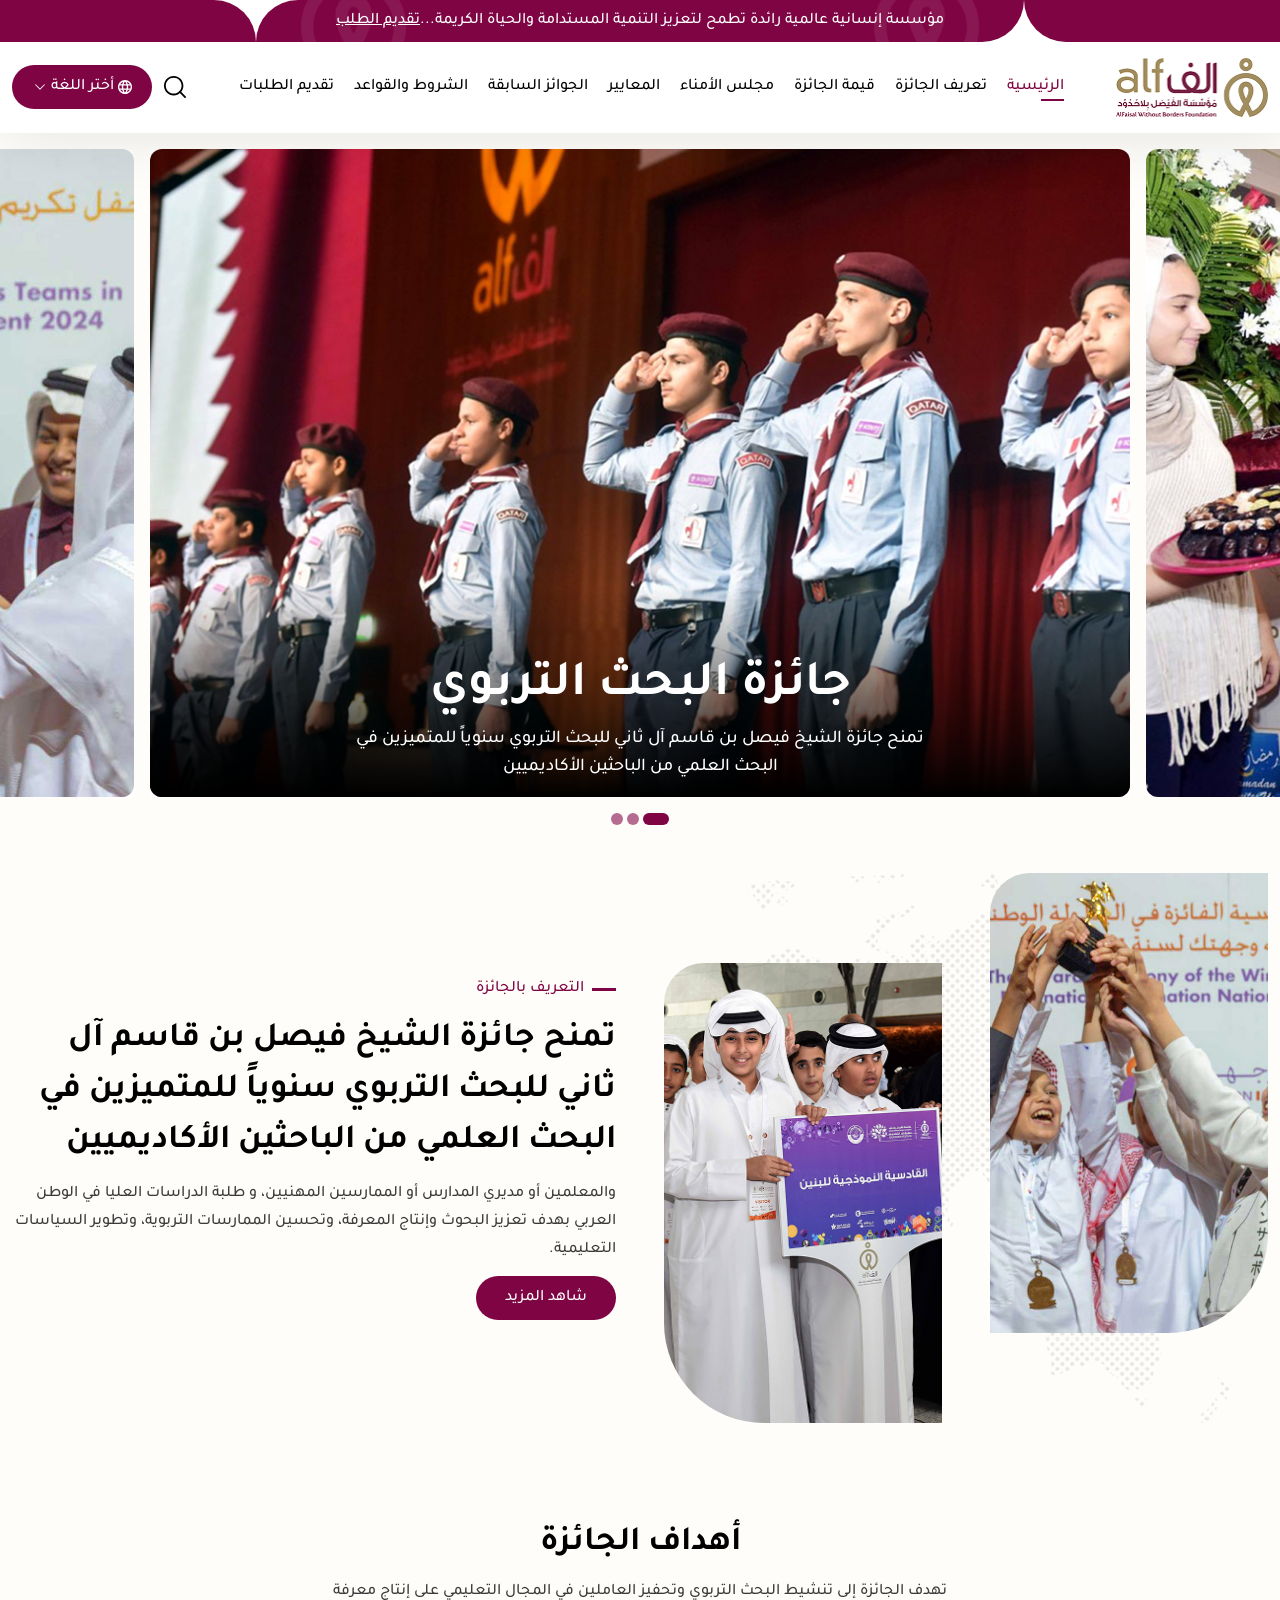
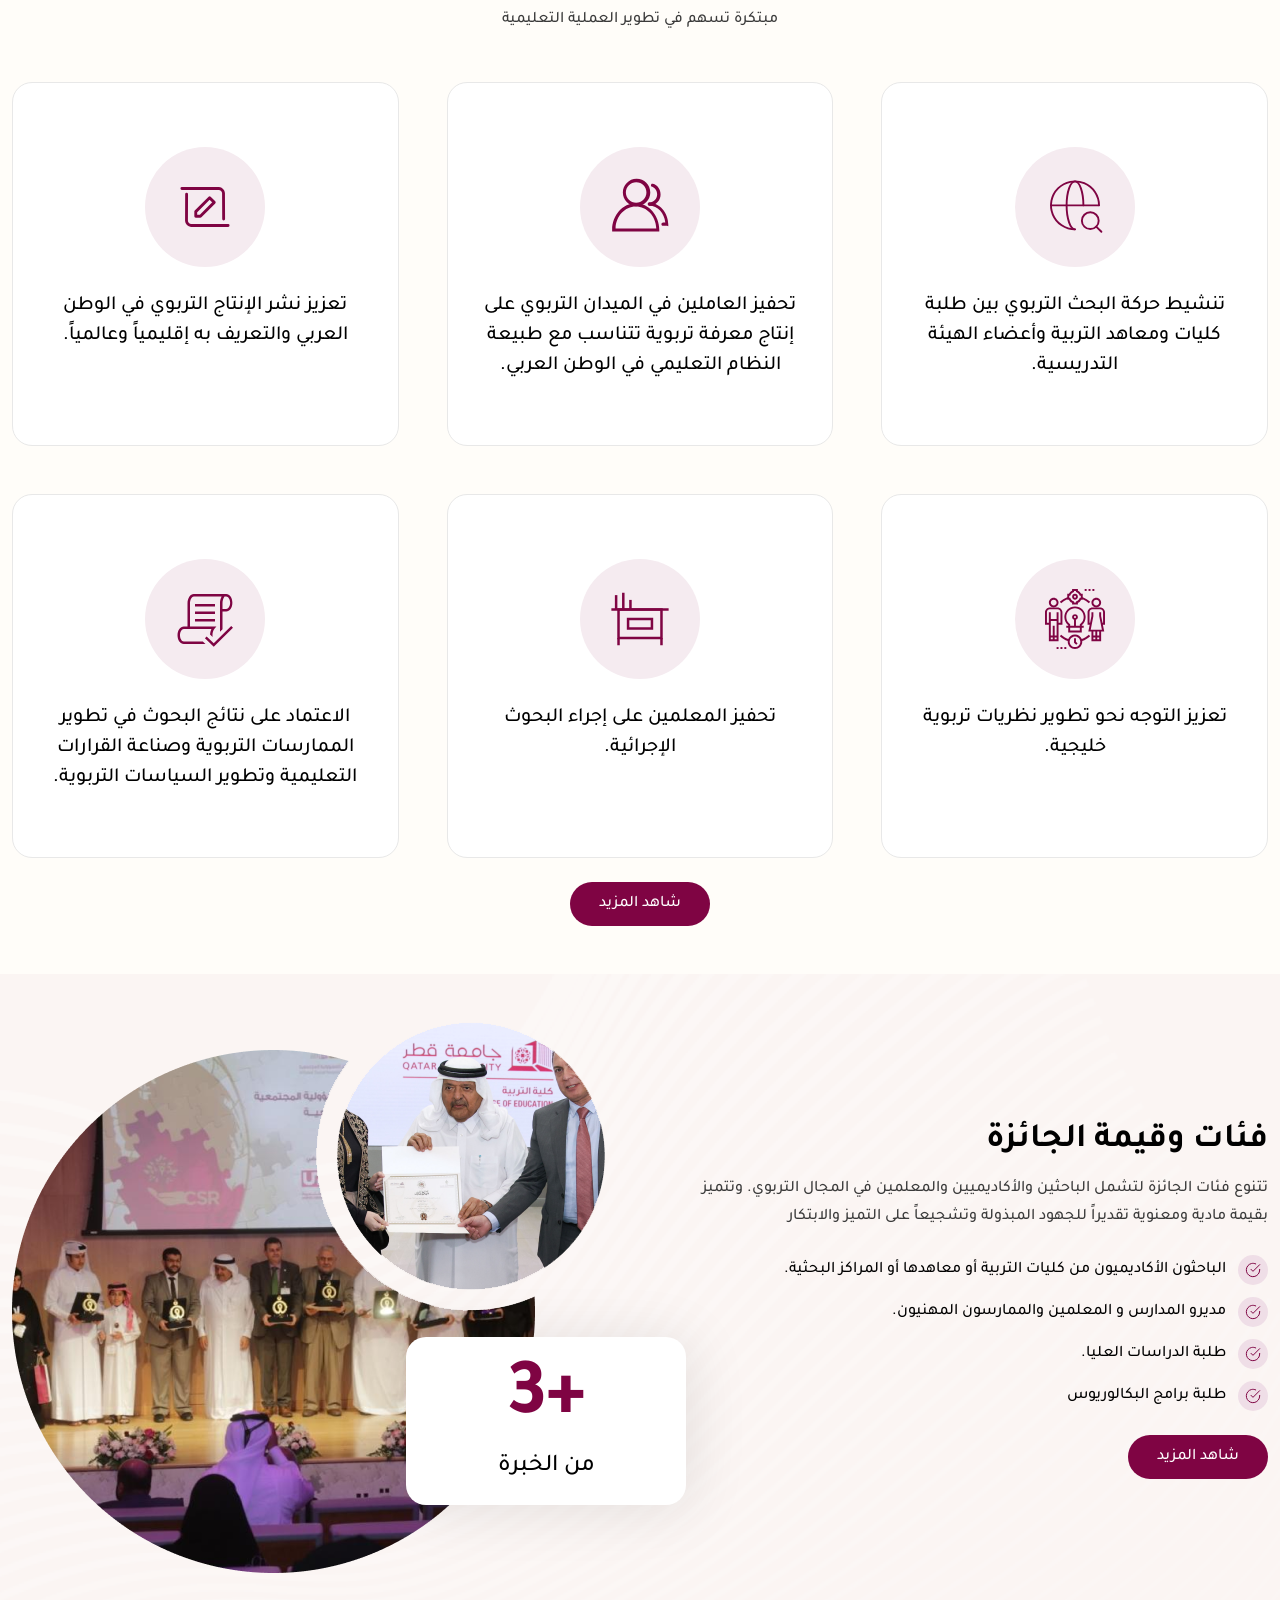
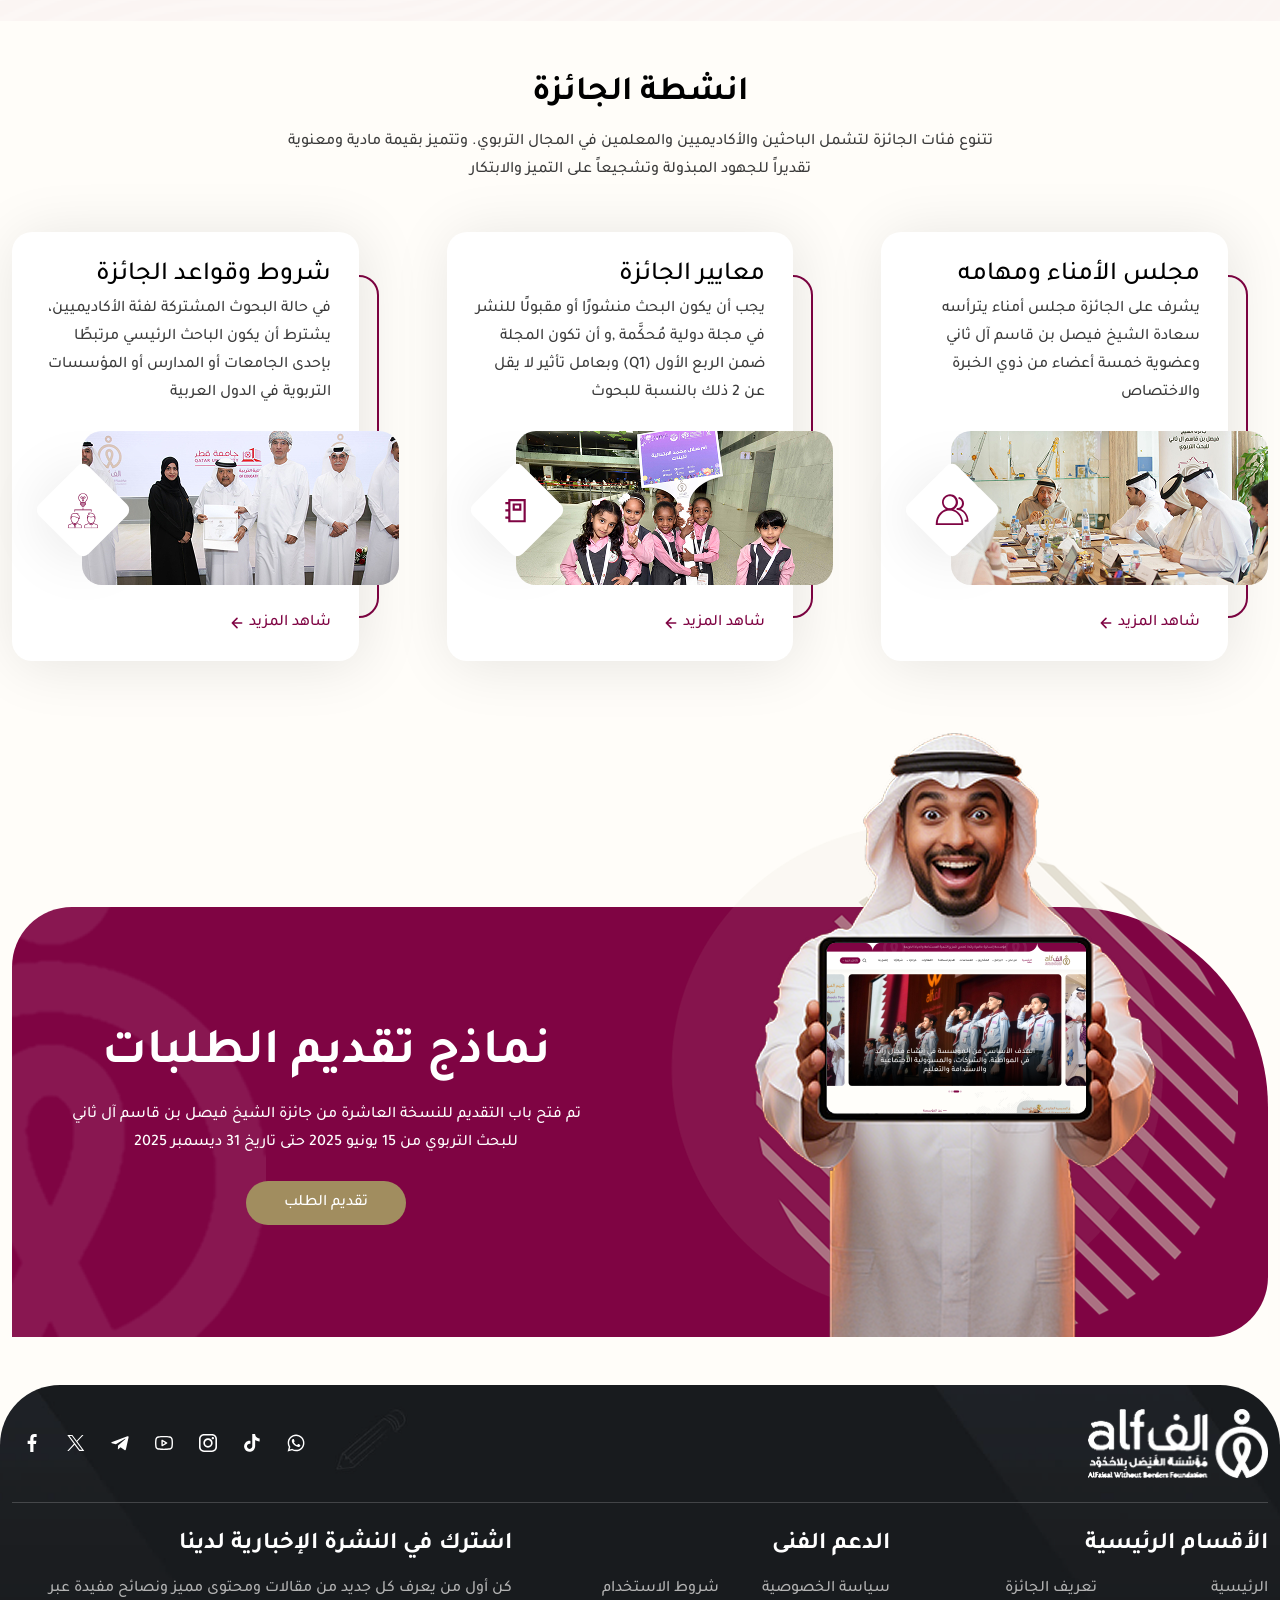
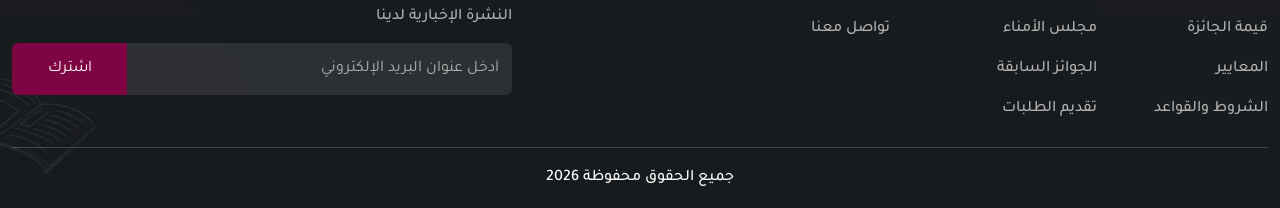
<file: index.html>
<!DOCTYPE html>
<html lang="en">

<head>
    <meta charset="UTF-8">
    <meta name="viewport" content="width=device-width, initial-scale=1.0">
    <title>Al Faisal Foundation</title>
    <link rel="stylesheet" href="css/bootstrap.min.css">
    <link rel="stylesheet" href="css/home.css">
    <link rel="stylesheet" href="css/intlTelInput.css">
    <!-- <link rel="stylesheet" href="css/home-ltr.css"> -->
    <link rel="icon" href="images/favicon.png" type="image/png">
    <link href="https://fonts.googleapis.com/css2?family=Tajawal:wght@200;300;400;500;700;800;900&display=swap" rel="stylesheet">
</head>


<body>

    <header class="header">
        <div class="site-header">
            <div class="bg"></div>
            <div class="bgcenter">مؤسسة إنسانية عالمية رائدة تطمح لتعزيز التنمية المستدامة والحياة الكريمة...
                <a href="submit-application.html">تقديم الطلب</a></div>
            <div class="bg tow"></div>
        </div>
        <!-- End site-header -->
        <div class="container">
            <div class="logo">
                <a href="index.html" title="Al Faisal Foundation"> <img loading="lazy" src="images/logo.png" alt="Al Faisal Foundation"></a>
            </div>
            <!-- End logo -->
            <div class="burger" id="burger">
                <span class="burger-line"></span>
                <span class="burger-line"></span>
                <span class="burger-line"></span>
            </div>
            <!-- End burger -->
            <span class="overlay"></span>
            <nav class="navbar" id="navbar">
                <span class="cancel">
                    <svg width="10" height="10" viewBox="0 0 12 12"  xmlns="http://www.w3.org/2000/svg">
                        <path d="M6.66271 6.00002L11.8625 0.800231C12.0455 0.617161 12.0455 0.320349 11.8625 0.137303C11.6794 -0.0457441 11.3826 -0.0457675 11.1995 0.137303L5.99975 5.33709L0.799987 0.137303C0.616917 -0.0457675 0.320105 -0.0457675 0.137058 0.137303C-0.0459882 0.320373 -0.0460117 0.617185 0.137058 0.800231L5.33682 6L0.137058 11.1998C-0.0460117 11.3829 -0.0460117 11.6797 0.137058 11.8627C0.228582 11.9542 0.348558 12 0.468535 12C0.588511 12 0.708464 11.9542 0.800011 11.8627L5.99975 6.66295L11.1995 11.8627C11.291 11.9542 11.411 12 11.531 12C11.651 12 11.7709 11.9542 11.8625 11.8627C12.0455 11.6796 12.0455 11.3828 11.8625 11.1998L6.66271 6.00002Z" fill="#D1362A"></path>
                    </svg>
                </span>
                <div class="logo">
                    <a href="index.html" title="Al Faisal Foundation"> <img loading="lazy" src="images/logo.png" alt="Al Faisal Foundation"></a>
                </div>
                <!-- End logo -->

                <ul class="menu" id="menu">
                    <li class="menu-item activelink">
                        <a class="menu-link" href="index.html" title="">الرئيسية</a>
                    </li>
                    <li class="menu-item">
                        <a class="menu-link" href="about.html" title="">تعريف الجائزة</a>
                    </li>
                    <li class="menu-item">
                        <a class="menu-link" href="prize-value.html" title="">     قيمة الجائزة </a>
                    </li>
                    <li class="menu-item">
                        <a class="menu-link" href="board-trustees.html" title="">  مجلس الأمناء </a>
                    </li>
                    <li class="menu-item">
                        <a class="menu-link" href="standards.html" title="">المعايير </a>
                    </li>
                    <li class="menu-item">
                        <a class="menu-link" href="previous-awards.html" title="">الجوائز السابقة </a>
                    </li>
                    <li class="menu-item">
                        <a class="menu-link" href="terms-rules.html" title="">الشروط والقواعد </a>
                    </li>
                    <li class="menu-item">
                        <a class="menu-link" href="submit-application.html" title="">  تقديم الطلبات </a>
                    </li>
                </ul>
            </nav>
            <div class="actions">
                <span class="searchicon" title="">
                            <svg version="1.1" id="Capa_1" xmlns="http://www.w3.org/2000/svg" xmlns:xlink="http://www.w3.org/1999/xlink" x="0px" y="0px" viewBox="0 0 512 512" style="enable-background:new 0 0 512 512;" xml:space="preserve">
                                <path d="M225.474,0C101.151,0,0,101.151,0,225.474c0,124.33,101.151,225.474,225.474,225.474 c124.33,0,225.474-101.144,225.474-225.474C450.948,101.151,349.804,0,225.474,0z M225.474,409.323 c-101.373,0-183.848-82.475-183.848-183.848S124.101,41.626,225.474,41.626s183.848,82.475,183.848,183.848 S326.847,409.323,225.474,409.323z"></path>
                                <path d="M505.902,476.472L386.574,357.144c-8.131-8.131-21.299-8.131-29.43,0c-8.131,8.124-8.131,21.306,0,29.43l119.328,119.328 c4.065,4.065,9.387,6.098,14.715,6.098c5.321,0,10.649-2.033,14.715-6.098C514.033,497.778,514.033,484.596,505.902,476.472z">    </path>
                            </svg>
                </span>
                <div class="language">
                    <p class="bottom">
                        <svg width="20" height="20" viewBox="0 0 20 20" xmlns="http://www.w3.org/2000/svg">
                                <path d="M10 20C8.6333 20 7.3417 19.7375 6.125 19.2125C4.9083 18.6875 3.8458 17.9708 2.9375 17.0625C2.0292 16.1542 1.3125 15.0917 0.787498 13.875C0.262498 12.6583 0 11.3667 0 10C0 8.6167 0.262498 7.3208 0.787498 6.1125C1.3125 4.9042 2.0292 3.8458 2.9375 2.9375C3.8458 2.0292 4.9083 1.3125 6.125 0.7875C7.3417 0.2625 8.6333 0 10 0C11.3833 0 12.6792 0.2625 13.8875 0.7875C15.0958 1.3125 16.1542 2.0292 17.0625 2.9375C17.9708 3.8458 18.6875 4.9042 19.2125 6.1125C19.7375 7.3208 20 8.6167 20 10C20 11.3667 19.7375 12.6583 19.2125 13.875C18.6875 15.0917 17.9708 16.1542 17.0625 17.0625C16.1542 17.9708 15.0958 18.6875 13.8875 19.2125C12.6792 19.7375 11.3833 20 10 20ZM10 17.95C10.4333 17.35 10.8083 16.725 11.125 16.075C11.4417 15.425 11.7 14.7333 11.9 14H8.1C8.3 14.7333 8.5583 15.425 8.875 16.075C9.1917 16.725 9.5667 17.35 10 17.95ZM7.4 17.55C7.1 17 6.8375 16.4292 6.6125 15.8375C6.3875 15.2458 6.2 14.6333 6.05 14H3.1C3.5833 14.8333 4.1875 15.5583 4.9125 16.175C5.6375 16.7917 6.4667 17.25 7.4 17.55ZM12.6 17.55C13.5333 17.25 14.3625 16.7917 15.0875 16.175C15.8125 15.5583 16.4167 14.8333 16.9 14H13.95C13.8 14.6333 13.6125 15.2458 13.3875 15.8375C13.1625 16.4292 12.9 17 12.6 17.55ZM2.25 12H5.65C5.6 11.6667 5.5625 11.3375 5.5375 11.0125C5.5125 10.6875 5.5 10.35 5.5 10C5.5 9.65 5.5125 9.3125 5.5375 8.9875C5.5625 8.6625 5.6 8.3333 5.65 8H2.25C2.1667 8.3333 2.1042 8.6625 2.0625 8.9875C2.0208 9.3125 2 9.65 2 10C2 10.35 2.0208 10.6875 2.0625 11.0125C2.1042 11.3375 2.1667 11.6667 2.25 12ZM7.65 12H12.35C12.4 11.6667 12.4375 11.3375 12.4625 11.0125C12.4875 10.6875 12.5 10.35 12.5 10C12.5 9.65 12.4875 9.3125 12.4625 8.9875C12.4375 8.6625 12.4 8.3333 12.35 8H7.65C7.6 8.3333 7.5625 8.6625 7.5375 8.9875C7.5125 9.3125 7.5 9.65 7.5 10C7.5 10.35 7.5125 10.6875 7.5375 11.0125C7.5625 11.3375 7.6 11.6667 7.65 12ZM14.35 12H17.75C17.8333 11.6667 17.8958 11.3375 17.9375 11.0125C17.9792 10.6875 18 10.35 18 10C18 9.65 17.9792 9.3125 17.9375 8.9875C17.8958 8.6625 17.8333 8.3333 17.75 8H14.35C14.4 8.3333 14.4375 8.6625 14.4625 8.9875C14.4875 9.3125 14.5 9.65 14.5 10C14.5 10.35 14.4875 10.6875 14.4625 11.0125C14.4375 11.3375 14.4 11.6667 14.35 12ZM13.95 6H16.9C16.4167 5.1667 15.8125 4.4417 15.0875 3.825C14.3625 3.2083 13.5333 2.75 12.6 2.45C12.9 3 13.1625 3.5708 13.3875 4.1625C13.6125 4.7542 13.8 5.3667 13.95 6ZM8.1 6H11.9C11.7 5.2667 11.4417 4.575 11.125 3.925C10.8083 3.275 10.4333 2.65 10 2.05C9.5667 2.65 9.1917 3.275 8.875 3.925C8.5583 4.575 8.3 5.2667 8.1 6ZM3.1 6H6.05C6.2 5.3667 6.3875 4.7542 6.6125 4.1625C6.8375 3.5708 7.1 3 7.4 2.45C6.4667 2.75 5.6375 3.2083 4.9125 3.825C4.1875 4.4417 3.5833 5.1667 3.1 6Z" fill=""></path>
                            </svg>
                        <span class="flextext">
                              أختر اللغة
                                <svg xmlns="http://www.w3.org/2000/svg" viewBox="0 0 24 24" fill="currentColor" aria-hidden="true" data-slot="icon" color="var(--token-4e9ee025-4d41-457f-b60b-4d48970c270e, rgb(128, 133, 143))" style="width: 100%; height: 100%;"><path fill-rule="evenodd" d="M12.53 16.28a.75.75 0 0 1-1.06 0l-7.5-7.5a.75.75 0 0 1 1.06-1.06L12 14.69l6.97-6.97a.75.75 0 1 1 1.06 1.06l-7.5 7.5Z" clip-rule="evenodd"></path></svg>
                            </span>
                    </p>
                    <!-- End language -->
                    <div class="showboxlanguage">
                        <a href="index.html" class="active"> العربية <svg version="1.1" id="Layer_1" xmlns="http://www.w3.org/2000/svg" xmlns:xlink="http://www.w3.org/1999/xlink" x="0px" y="0px" width="122.877px" height="101.052px" viewBox="0 0 122.877 101.052" enable-background="new 0 0 122.877 101.052" xml:space="preserve"><g><path d="M4.43,63.63c-2.869-2.755-4.352-6.42-4.427-10.11c-0.074-3.689,1.261-7.412,4.015-10.281 c2.752-2.867,6.417-4.351,10.106-4.425c3.691-0.076,7.412,1.255,10.283,4.012l24.787,23.851L98.543,3.989l1.768,1.349l-1.77-1.355 c0.141-0.183,0.301-0.339,0.479-0.466c2.936-2.543,6.621-3.691,10.223-3.495V0.018l0.176,0.016c3.623,0.24,7.162,1.85,9.775,4.766 c2.658,2.965,3.863,6.731,3.662,10.412h0.004l-0.016,0.176c-0.236,3.558-1.791,7.035-4.609,9.632l-59.224,72.09l0.004,0.004 c-0.111,0.141-0.236,0.262-0.372,0.368c-2.773,2.435-6.275,3.629-9.757,3.569c-3.511-0.061-7.015-1.396-9.741-4.016L4.43,63.63 L4.43,63.63z"></path></g></svg></a>
                        <a href="en/index.html">   الإنجليزية <svg version="1.1" id="Layer_1" xmlns="http://www.w3.org/2000/svg" xmlns:xlink="http://www.w3.org/1999/xlink" x="0px" y="0px" width="122.877px" height="101.052px" viewBox="0 0 122.877 101.052" enable-background="new 0 0 122.877 101.052" xml:space="preserve"><g><path d="M4.43,63.63c-2.869-2.755-4.352-6.42-4.427-10.11c-0.074-3.689,1.261-7.412,4.015-10.281 c2.752-2.867,6.417-4.351,10.106-4.425c3.691-0.076,7.412,1.255,10.283,4.012l24.787,23.851L98.543,3.989l1.768,1.349l-1.77-1.355 c0.141-0.183,0.301-0.339,0.479-0.466c2.936-2.543,6.621-3.691,10.223-3.495V0.018l0.176,0.016c3.623,0.24,7.162,1.85,9.775,4.766 c2.658,2.965,3.863,6.731,3.662,10.412h0.004l-0.016,0.176c-0.236,3.558-1.791,7.035-4.609,9.632l-59.224,72.09l0.004,0.004 c-0.111,0.141-0.236,0.262-0.372,0.368c-2.773,2.435-6.275,3.629-9.757,3.569c-3.511-0.061-7.015-1.396-9.741-4.016L4.43,63.63 L4.43,63.63z"></path></g></svg></a>
                    </div>
                    <!-- End showboxlanguage -->
                </div>
                <!-- End language -->

            </div>
            <!-- End actions -->
            <div class="showboxsearch">
                <form class="formsearch" action="#" method="">
                    <span class="cancel">
                            <svg width="14" height="14" viewBox="0 0 12 12" fill="none" xmlns="http://www.w3.org/2000/svg">
                              <path d="M6.66271 6.00002L11.8625 0.800231C12.0455 0.617161 12.0455 0.320349 11.8625 0.137303C11.6794 -0.0457441 11.3826 -0.0457675 11.1995 0.137303L5.99975 5.33709L0.799987 0.137303C0.616917 -0.0457675 0.320105 -0.0457675 0.137058 0.137303C-0.0459882 0.320373 -0.0460117 0.617185 0.137058 0.800231L5.33682 6L0.137058 11.1998C-0.0460117 11.3829 -0.0460117 11.6797 0.137058 11.8627C0.228582 11.9542 0.348558 12 0.468535 12C0.588511 12 0.708464 11.9542 0.800011 11.8627L5.99975 6.66295L11.1995 11.8627C11.291 11.9542 11.411 12 11.531 12C11.651 12 11.7709 11.9542 11.8625 11.8627C12.0455 11.6796 12.0455 11.3828 11.8625 11.1998L6.66271 6.00002Z" fill="#D1362A"></path>
                            </svg>
                          </span>
                    <input class="form-control" type="search" placeholder="بحث...">
                    <button class="btnsearch" type="submit">
                            <svg version="1.1" id="Capa_1" xmlns="http://www.w3.org/2000/svg" xmlns:xlink="http://www.w3.org/1999/xlink" x="0px" y="0px" viewBox="0 0 512 512" style="enable-background:new 0 0 512 512;" xml:space="preserve">
                            <path d="M225.474,0C101.151,0,0,101.151,0,225.474c0,124.33,101.151,225.474,225.474,225.474 c124.33,0,225.474-101.144,225.474-225.474C450.948,101.151,349.804,0,225.474,0z M225.474,409.323 c-101.373,0-183.848-82.475-183.848-183.848S124.101,41.626,225.474,41.626s183.848,82.475,183.848,183.848 S326.847,409.323,225.474,409.323z"></path>
                            <path d="M505.902,476.472L386.574,357.144c-8.131-8.131-21.299-8.131-29.43,0c-8.131,8.124-8.131,21.306,0,29.43l119.328,119.328 c4.065,4.065,9.387,6.098,14.715,6.098c5.321,0,10.649-2.033,14.715-6.098C514.033,497.778,514.033,484.596,505.902,476.472z">    </path>
                            </svg>
                        </button>
                </form>
            </div>
        </div>
        <!-- ENd container -->
    </header>
    <!-- End header -->

    <section class="slider">
        <div class="slider-loader">
            <div class="spinner"></div>
        </div>
        <!-- End slider-loader -->
        <div class="itemslider slick-loading">
            <div class="item">
                <div class="photo">
                    <img loading="lazy" src="images/slider/img-1.jpg" alt="">
                    <div class="contant">
                        <h1 class="title">جائزة البحث التربوي</h1>
                        <p>تمنح جائزة الشيخ فيصل بن قاسم آل ثاني للبحث التربوي سنوياً للمتميزين في البحث العلمي من الباحثين الأكاديميين</p>
                    </div>
                </div>

                <!-- End item -->
            </div>
            <!-- end slider -->
            <div class="item">
                <div class="photo">
                    <img loading="lazy" src="images/slider/img-2.jpg" alt="">
                    <div class="contant">
                        <h2 class="title">جائزة البحث التربوي</h2>
                        <p>تمنح جائزة الشيخ فيصل بن قاسم آل ثاني للبحث التربوي سنوياً للمتميزين في البحث العلمي من الباحثين الأكاديميين</p>
                    </div>
                </div>

                <!-- End item -->
            </div>
            <!-- end slider -->
            <div class="item">
                <div class="photo">
                    <img loading="lazy" src="images/slider/img-3.jpg" alt="">
                    <div class="contant">
                        <h2 class="title">جائزة البحث التربوي</h2>
                        <p>تمنح جائزة الشيخ فيصل بن قاسم آل ثاني للبحث التربوي سنوياً للمتميزين في البحث العلمي من الباحثين الأكاديميين</p>
                    </div>
                </div>

                <!-- End item -->
            </div>
            <!-- end slider -->
        </div>
    </section>
    <!-- End slider -->

    <section class="about-item">
        <div class="container">
            <div class="item">
                <i class="bg"><img loading="lazy" src="images/icon-map.png" alt="Al Faisal Foundation"></i>
                <div class="photos">
                    <div class="photo"><img loading="lazy" src="images/slider/img-3.jpg" alt="Al Faisal Foundation"></div>
                    <div class="photo"><img loading="lazy" src="images/ab.jpg" alt="Al Faisal Foundation"></div>
                </div>
            </div>
            <!-- End item -->
            <div class="item">
                <span class="slogin">التعريف بالجائزة</span>
                <h2 class="title">تمنح جائزة الشيخ فيصل بن قاسم آل ثاني للبحث التربوي سنوياً للمتميزين في البحث العلمي من الباحثين الأكاديميين</h2>
                <p>والمعلمين أو مديري المدارس أو الممارسين المهنيين، و طلبة الدراسات العليا في الوطن العربي بهدف تعزيز البحوث وإنتاج المعرفة، وتحسين الممارسات التربوية، وتطوير السياسات التعليمية.</p>
                <a href="about.html" class="bottom">شاهد المزيد</a>
            </div>
            <!-- End item -->

        </div>
    </section>
    <!-- End about-item -->

    <section class="objectives-item">
        <div class="container">
            <h2 class="title text-center mb-2">أهداف الجائزة</h2>
            <p class="text-center">تهدف الجائزة إلى تنشيط البحث التربوي وتحفيز العاملين في المجال التعليمي على إنتاج معرفة<br> مبتكرة تسهم في تطوير العملية التعليمية</p>
            <div class="rowbox">
                <div class="item">
                    <div class="icon">
                        <svg width="63" height="63" viewBox="0 0 63 63" fill="none" xmlns="http://www.w3.org/2000/svg">
                        <path d="M56.7 29.7866C56.7 24.8025 55.222 19.9303 52.453 15.7862C49.6841 11.6421 45.7486 8.41207 41.1438 6.50475C36.539 4.59742 31.472 4.09843 26.5837 5.0708C21.6954 6.04314 17.2052 8.44329 13.681 11.9676C10.1567 15.4919 7.75655 19.9819 6.78418 24.8703C5.81184 29.7587 6.31098 34.8256 8.21829 39.4302C10.1256 44.035 13.3556 47.9707 17.4997 50.7397C21.6438 53.5087 26.5159 54.9866 31.5 54.9866" stroke="#7F0443" stroke-width="2" stroke-linecap="round" stroke-linejoin="round"/>
                        <path d="M6.29999 29.7866H56.7" stroke="#7F0443" stroke-width="2" stroke-linecap="round" stroke-linejoin="round"/>
                        <path d="M31.5 54.9866C26.6364 54.9866 22.68 43.697 22.68 29.7866C22.68 15.8761 26.6364 4.58655 31.5 4.58655C36.3636 4.58655 40.32 15.8761 40.32 29.7866" stroke="#7F0443" stroke-width="2" stroke-linecap="round" stroke-linejoin="round"/>
                        <path d="M47.5501 54.659C52.4213 54.659 56.3701 50.7102 56.3701 45.839C56.3701 40.9679 52.4213 37.019 47.5501 37.019C42.6789 37.019 38.7301 40.9679 38.7301 45.839C38.7301 50.7102 42.6789 54.659 47.5501 54.659Z" stroke="#7F0443" stroke-width="2" stroke-linecap="round" stroke-linejoin="round"/>
                        <path d="M59.2195 57.5069L53.7763 52.0889" stroke="#7F0443" stroke-width="2" stroke-linecap="round" stroke-linejoin="round"/>
                        </svg>
                    </div>
                    <h3 class="title">تنشيط حركة البحث التربوي بين طلبة كليات ومعاهد التربية وأعضاء الهيئة التدريسية.</h3>
                </div>
                <!-- End item -->
                <div class="item">
                    <div class="icon">
                        <svg width="63" height="63" viewBox="0 0 63 63" fill="none" xmlns="http://www.w3.org/2000/svg">
                        <path d="M27.45 30.6C19.8 30.6 13.5 23.8501 13.5 16.2001C13.5 8.55005 19.8 1.80005 27.9 1.80005C36 1.80005 42.3 8.10005 42.3 16.2001C42.3 24.3001 35.55 30.6 27.45 30.6ZM27.45 5.40005C21.6 5.40005 16.65 10.35 16.65 16.2001C16.65 22.0501 21.6 27.0001 27.45 27.0001C33.3 27.0001 38.25 22.0501 38.25 16.2001C38.25 10.35 33.75 5.40005 27.45 5.40005Z" fill="#7F0443"/>
                        <path d="M50.4 57.15H2.25V55.35C2.25 40.05 13.5 27.45 27 27.45C40.5 27.45 51.75 40.05 51.75 55.35V57.15H50.4ZM5.85 54H48.6C48.15 40.95 38.7 31.05 27 31.05C15.75 31.05 6.3 40.95 5.85 54Z" fill="#7F0443"/>
                        <path d="M41.4 30.15C40.5 30.15 40.05 29.25 40.05 28.35C40.05 27.45 40.5 26.55 41.4 26.55C45.9 26.55 49.5 22.95 49.5 18C49.5 14.4 47.25 11.25 43.65 9.89997C43.2 10.35 42.75 8.99998 43.2 8.09997C43.2 7.19998 44.1 6.74997 45 7.19997C49.95 8.54997 53.1 13.05 53.1 18.45C53.1 24.75 48.15 30.15 41.4 30.15Z" fill="#7F0443"/>
                        <path d="M59.85 51.3H55.8C54.9 51.3 54 50.4 54 49.5C54 48.6 54.9 47.7 55.8 47.7H58.05C57.15 37.8 49.95 30.15 41.4 30.15C40.5 30.15 39.6 29.25 39.6 28.35C39.6 27.45 40.05 27 40.95 27C52.2 27 61.2 37.35 61.2 49.95V51.75L59.85 51.3Z" fill="#7F0443"/>
                        </svg>
                    </div>
                    <h3 class="title">تحفيز العاملين في الميدان التربوي على إنتاج معرفة تربوية تتناسب مع طبيعة النظام التعليمي في الوطن العربي.</h3>
                </div>
                <!-- End item -->
                <div class="item">
                    <div class="icon">
                        <svg width="63" height="63" viewBox="0 0 63 63" fill="none" xmlns="http://www.w3.org/2000/svg">
                        <path d="M7.21875 12.075H12.075H46.0687C47.3281 12.1616 48.5136 12.7011 49.4063 13.5937C50.2989 14.4863 50.8383 15.6718 50.925 16.9312L51.0724 44.1471" stroke="#7F0443" stroke-width="3" stroke-linecap="round" stroke-linejoin="round"/>
                        <path d="M12.1813 18.0381L12.075 46.0687C12.1611 47.3283 12.7004 48.5141 13.5931 49.4069C14.4858 50.2996 15.6717 50.8389 16.9312 50.925H50.925H55.7812" stroke="#7F0443" stroke-width="3" stroke-linecap="round" stroke-linejoin="round"/>
                        <path d="M21.7875 41.2125V36.3562L36.3563 21.7875L41.2125 26.6437L26.6438 41.2125H21.7875Z" stroke="#7F0443" stroke-width="3" stroke-linecap="round" stroke-linejoin="round"/>
                        </svg>
                    </div>
                    <h3 class="title">تعزيز نشر الإنتاج التربوي في الوطن العربي والتعريف به إقليمياً وعالمياً.</h3>
                </div>
                <!-- End item -->
                <div class="item">
                    <div class="icon">
                        <svg width="72" height="72" viewBox="0 0 72 72" fill="none" xmlns="http://www.w3.org/2000/svg">
                        <g clip-path="url(#clip0_52_76)">
                        <path d="M67.3544 16.2578C67.3544 13.0561 64.7496 10.4514 61.548 10.4514C58.3464 10.4514 55.7416 13.0561 55.7416 16.2578C55.7416 19.4594 58.3464 22.0641 61.548 22.0641C64.7496 22.0641 67.3544 19.4594 67.3544 16.2578ZM61.548 19.7416C59.6273 19.7416 58.0642 18.1785 58.0642 16.2578C58.0642 14.337 59.6273 12.774 61.548 12.774C63.4687 12.774 65.0318 14.337 65.0318 16.2578C65.0318 18.1785 63.4687 19.7416 61.548 19.7416Z" fill="#7F0443"/>
                        <path d="M71.9994 27.8706C71.9994 24.6689 69.3947 22.0642 66.1931 22.0642H61.548H56.9029C53.7013 22.0642 51.0966 24.6689 51.0966 27.8706V42.9671H53.6281L52.0023 51.096H55.7416V62.7087H67.3544V51.096H71.0937L69.4679 42.9671H71.9994V27.8706ZM60.3867 60.3862H58.0642V58.0636H60.3867V60.3862ZM60.3867 55.7411H58.0642V51.096H60.3867V55.7411ZM65.0318 60.3862H62.7093V58.0636H65.0318V60.3862ZM65.0318 55.7411H62.7093V51.096H65.0318V55.7411ZM69.6769 40.6446H69.0034L67.3544 32.4007V27.8706H65.0318V32.5157L68.2602 48.7735H66.1931H65.0318H58.0642H56.9029H54.8359L58.0421 32.7433L58.0642 27.8706H55.7416V32.4007L54.0926 40.6446H53.4191V27.8706C53.4191 25.9498 54.9822 24.3868 56.9029 24.3868H66.1931C68.1138 24.3868 69.6769 25.9498 69.6769 27.8706V40.6446Z" fill="#7F0443"/>
                        <path d="M16.2584 16.2578C16.2584 13.0561 13.6537 10.4514 10.452 10.4514C7.25042 10.4514 4.64569 13.0561 4.64569 16.2578C4.64569 19.4594 7.25042 22.0641 10.452 22.0641C13.6537 22.0641 16.2584 19.4594 16.2584 16.2578ZM10.452 19.7416C8.53131 19.7416 6.96823 18.1785 6.96823 16.2578C6.96823 14.337 8.53131 12.774 10.452 12.774C12.3728 12.774 13.9359 14.337 13.9359 16.2578C13.9359 18.1785 12.3728 19.7416 10.452 19.7416Z" fill="#7F0443"/>
                        <path d="M20.9035 27.8706C20.9035 24.6689 18.2988 22.0642 15.0971 22.0642H10.4521H5.80697C2.60534 22.0642 0.000610352 24.6689 0.000610352 27.8706V42.9671H4.6457V62.7087H16.2584V42.9671H20.9035V27.8706ZM9.29078 60.3862H6.96824V58.0636H9.29078V60.3862ZM13.9359 60.3862H11.6133V58.0636H13.9359V60.3862ZM13.9359 40.6446V41.8058V55.7411H11.6133V44.1284H9.29078V55.7411H6.96824V41.8058V40.6446V38.322H13.9359V40.6446ZM18.581 40.6446H16.2584V27.8706H13.9359V35.9995H6.96824V27.8706H4.6457V40.6446H2.32315V27.8706C2.32315 25.9498 3.88622 24.3868 5.80697 24.3868H15.0971C17.0179 24.3868 18.581 25.9498 18.581 27.8706V40.6446Z" fill="#7F0443"/>
                        <path d="M48.774 33.6768C48.774 26.6337 43.0431 20.9028 36 20.9028C28.9569 20.9028 23.226 26.6337 23.226 33.6768C23.226 37.523 24.911 41.0753 27.8711 43.5151V44.1283H25.5486V46.4508H27.8711V52.2572H44.1289V46.4508H46.4514V44.1283H44.1289V43.5151C47.089 41.0753 48.774 37.523 48.774 33.6768ZM41.8064 49.9346H30.1936V46.4508H41.8064V49.9346ZM34.8387 33.6768C34.8387 33.0358 35.359 32.5155 36 32.5155C36.641 32.5155 37.1613 33.0358 37.1613 33.6768C37.1613 34.3178 36.641 34.8381 36 34.8381C35.359 34.8381 34.8387 34.3178 34.8387 33.6768ZM42.2685 42.024L41.8064 42.3713V44.1283H37.1613V36.947C38.5095 36.4662 39.4838 35.1888 39.4838 33.6768C39.4838 31.7561 37.9207 30.193 36 30.193C34.0793 30.193 32.5162 31.7561 32.5162 33.6768C32.5162 35.1888 33.4905 36.4662 34.8387 36.947V44.1283H30.1936V42.3713L29.7315 42.0229C27.0733 40.0243 25.5486 36.9818 25.5486 33.6768C25.5486 27.9134 30.2366 23.2254 36 23.2254C41.7634 23.2254 46.4514 27.9134 46.4514 33.6768C46.4514 36.9818 44.9267 40.0243 42.2685 42.024Z" fill="#7F0443"/>
                        <path d="M26.7098 12.3733V12.774H28.6619C29.4644 14.4706 30.8196 15.8258 32.5162 16.6282V18.5803H39.4838V16.6282C41.1804 15.8258 42.5356 14.4706 43.3381 12.774H45.2902V12.3745C47.989 13.5126 50.502 15.1256 52.6259 17.1079L54.2111 15.4089C51.6528 13.0213 48.5812 11.125 45.2902 9.87429V5.80636H43.3381C42.5356 4.10974 41.1804 2.75454 39.4838 1.9521V0H32.5162V1.9521C30.8196 2.75454 29.4644 4.10974 28.6619 5.80636H26.7098V9.87429C23.4188 11.125 20.3472 13.0213 17.7878 15.4078L19.3741 17.1067C21.498 15.1244 24.0122 13.5114 26.7098 12.3733ZM29.0324 8.1289H30.2587L30.5316 7.35549C31.1192 5.69604 32.4059 4.40935 34.0653 3.82174L34.8387 3.54885V2.32254H37.1613V3.54885L37.9347 3.82174C39.5941 4.40935 40.8808 5.69604 41.4684 7.35549L41.7413 8.1289H42.9676V10.4514H41.7413L41.4684 11.2249C40.8808 12.8843 39.5941 14.171 37.9347 14.7586L37.1613 15.0315V16.2578H34.8387V15.0315L34.0653 14.7586C32.4059 14.171 31.1192 12.8843 30.5316 11.2249L30.2587 10.4514H29.0324V8.1289Z" fill="#7F0443"/>
                        <path d="M52.6271 54.8921C50.1571 57.1961 47.2272 58.9844 44.1022 60.1155C42.8294 56.879 39.6824 54.5797 36 54.5797C32.3176 54.5797 29.1706 56.879 27.8978 60.1155C24.7717 58.9844 21.8429 57.1961 19.3729 54.8921L17.7901 56.591C20.5481 59.1644 23.8345 61.1455 27.3392 62.3788C27.3079 62.6784 27.2905 62.9827 27.2905 63.2904C27.2905 68.0934 31.197 71.9999 36 71.9999C40.803 71.9999 44.7095 68.0934 44.7095 63.2904C44.7095 62.9827 44.6921 62.6784 44.6608 62.3788C48.1655 61.1455 51.453 59.1644 54.2099 56.591L52.6271 54.8921ZM36 69.6762C32.479 69.6762 29.613 66.8102 29.613 63.2892C29.613 59.7683 32.479 56.9023 36 56.9023C39.521 56.9023 42.387 59.7683 42.387 63.2892C42.387 66.8102 39.521 69.6762 36 69.6762Z" fill="#7F0443"/>
                        <path d="M36 12.774C37.9207 12.774 39.4838 11.211 39.4838 9.29021C39.4838 7.36947 37.9207 5.8064 36 5.8064C34.0792 5.8064 32.5162 7.36947 32.5162 9.29021C32.5162 11.211 34.0792 12.774 36 12.774ZM36 8.12894C36.641 8.12894 37.1613 8.64919 37.1613 9.29021C37.1613 9.93123 36.641 10.4515 36 10.4515C35.359 10.4515 34.8387 9.93123 34.8387 9.29021C34.8387 8.64919 35.359 8.12894 36 8.12894Z" fill="#7F0443"/>
                        <path d="M37.1613 59.2249H34.8387V64.3507L37.5015 67.0135L39.1436 65.3715L37.1613 63.3892V59.2249Z" fill="#7F0443"/>
                        <path d="M49.9353 0H47.6127V2.32254H49.9353V0Z" fill="#7F0443"/>
                        <path d="M54.5804 0H52.2578V2.32254H54.5804V0Z" fill="#7F0443"/>
                        <path d="M59.2254 0H56.9029V2.32254H59.2254V0Z" fill="#7F0443"/>
                        <path d="M16.2584 69.6763H13.9359V71.9988H16.2584V69.6763Z" fill="#7F0443"/>
                        <path d="M20.9035 69.6763H18.5809V71.9988H20.9035V69.6763Z" fill="#7F0443"/>
                        <path d="M25.5486 69.6763H23.226V71.9988H25.5486V69.6763Z" fill="#7F0443"/>
                        </g>
                        <defs>
                        <clipPath id="clip0_52_76">
                        <rect width="72" height="72" fill="white"/>
                        </clipPath>
                        </defs>
                        </svg>
                    </div>
                    <h3 class="title">تعزيز التوجه نحو تطوير نظريات تربوية خليجية.</h3>
                </div>
                <!-- End item -->
                <div class="item">
                    <div class="icon">
                        <svg width="72" height="72" viewBox="0 0 72 72" fill="none" xmlns="http://www.w3.org/2000/svg">
                        <path d="M61.77 24.54H10.23V58.89H61.77V24.54Z" stroke="#7F0443" stroke-width="3" stroke-miterlimit="10"/>
                        <path d="M50.34 36H21.69V47.46H50.34V36Z" stroke="#7F0443" stroke-width="3" stroke-miterlimit="10"/>
                        <path d="M1.64999 24.54H70.35" stroke="#7F0443" stroke-width="3" stroke-miterlimit="10"/>
                        <path d="M10.23 67.5V58.92" stroke="#7F0443" stroke-width="3" stroke-miterlimit="10"/>
                        <path d="M61.77 67.5V58.92" stroke="#7F0443" stroke-width="3" stroke-miterlimit="10"/>
                        <path d="M15.96 4.5V24.54" stroke="#7F0443" stroke-width="3" stroke-miterlimit="10"/>
                        <path d="M24.54 13.08V24.54" stroke="#7F0443" stroke-width="3" stroke-miterlimit="10"/>
                        <path d="M7.35001 7.34998V24.54" stroke="#7F0443" stroke-width="3" stroke-miterlimit="10"/>
                        </svg>
                    </div>
                    <h3 class="title">تحفيز المعلمين على إجراء البحوث الإجرائية.</h3>
                </div>
                <!-- End item -->
                <div class="item">
                    <div class="icon">
                        <svg width="70" height="70" viewBox="0 0 70 70" fill="none" xmlns="http://www.w3.org/2000/svg">
                        <g clip-path="url(#clip0_52_104)">
                        <path d="M46.6667 29.1667H23.3333V26.25H46.6667V29.1667ZM32.4625 61.25L35.5658 64.1667H10.2083C6.18917 64.1667 2.91667 59.5875 2.91667 53.9584C2.91667 48.3292 6.18917 43.75 10.2083 43.75H14.5833V16.7709C14.5833 10.7392 17.8558 5.83337 21.875 5.83337H59.7917C63.8108 5.83337 66.9375 10.4125 66.9375 16.0417C66.9375 21.6709 63.8108 26.25 59.7917 26.25H55.4167V47.0692L52.5 49.9246V16.7709C52.4747 13.9868 53.1146 11.2369 54.3667 8.75004H21.875C19.81 8.75004 17.5 12.18 17.5 16.7709V43.75H48.3292L46.2583 46.1592C44.5391 48.3873 43.6519 51.1458 43.75 53.9584C43.7506 54.6335 43.7964 55.3077 43.8871 55.9767L40.8771 53.1446C40.9492 50.8991 41.4875 48.6931 42.4579 46.6667H10.2083C7.87792 46.6667 5.83334 50.0734 5.83334 53.9584C5.83334 57.8434 7.87792 61.25 10.2083 61.25H32.4625ZM55.4167 23.3334H59.7917C62.1221 23.3334 64.3125 19.9267 64.3125 16.0417C64.3125 12.1567 62.1221 8.75004 59.7917 8.75004H57.8171C56.1856 11.101 55.3449 13.9102 55.4167 16.7709V23.3334ZM23.3333 37.9167H46.6667V35H23.3333V37.9167ZM46.6667 17.5H23.3333V20.4167H46.6667V17.5ZM65.5988 43.2221L45.1879 63.2042L36.9279 55.4371L34.93 57.5605L45.2258 67.2467L67.6404 45.3075L65.5988 43.2221Z" fill="#7F0443"/>
                        </g>
                        <defs>
                        <clipPath id="clip0_52_104">
                        <rect width="70" height="70" fill="white"/>
                        </clipPath>
                        </defs>
                        </svg>
                    </div>
                    <h3 class="title"> الاعتماد على نتائج البحوث في تطوير الممارسات التربوية وصناعة القرارات التعليمية وتطوير السياسات التربوية.</h3>
                </div>
                <!-- End item -->
            </div>
            <!-- End rowbox -->
            <div class="text-center mt-4">
                <a href="about.html" class="bottom">شاهد المزيد</a>
            </div>
        </div>
    </section>
    <!-- End objectives-item -->

    <section class="categories-item">
        <div class="container">
            <div class="item">
                <h2 class="title mb-2">فئات وقيمة الجائزة</h2>
                <p class=""> تتنوع فئات الجائزة لتشمل الباحثين والأكاديميين والمعلمين في المجال التربوي. وتتميز بقيمة مادية ومعنوية تقديراً للجهود المبذولة وتشجيعاً على التميز والابتكار</p>
                <ul class="list">
                    <li>
                        <i class="icon">
                            <svg width="16" height="16" viewBox="0 0 16 16" fill="none" xmlns="http://www.w3.org/2000/svg"> <g clip-path="url(#clip0_56_287)"> <path d="M14.6667 7.38674V8.00007C14.6658 9.43769 14.2003 10.8365 13.3395 11.988C12.4788 13.1394 11.2688 13.9817 9.89022 14.3893C8.5116 14.797 7.03815 14.748 5.68963 14.2498C4.3411 13.7516 3.18975 12.8308 2.40729 11.6248C1.62482 10.4188 1.25317 8.99212 1.34776 7.55762C1.44235 6.12312 1.99812 4.75762 2.93217 3.66479C3.86621 2.57195 5.1285 1.81033 6.53077 1.4935C7.93304 1.17668 9.40016 1.32163 10.7133 1.90674M14.6667 2.66674L7.99998 9.34007L5.99998 7.34007" stroke="#7F0443" stroke-linecap="round" stroke-linejoin="round"/> </g> <defs> <clipPath id="clip0_56_287"> <rect width="16" height="16" fill="white"/> </clipPath> </defs> </svg>
                        </i> الباحثون الأكاديميون من كليات التربية أو معاهدها أو المراكز البحثية.
                    </li>
                    <li>
                        <i class="icon">
                            <svg width="16" height="16" viewBox="0 0 16 16" fill="none" xmlns="http://www.w3.org/2000/svg"> <g clip-path="url(#clip0_56_287)"> <path d="M14.6667 7.38674V8.00007C14.6658 9.43769 14.2003 10.8365 13.3395 11.988C12.4788 13.1394 11.2688 13.9817 9.89022 14.3893C8.5116 14.797 7.03815 14.748 5.68963 14.2498C4.3411 13.7516 3.18975 12.8308 2.40729 11.6248C1.62482 10.4188 1.25317 8.99212 1.34776 7.55762C1.44235 6.12312 1.99812 4.75762 2.93217 3.66479C3.86621 2.57195 5.1285 1.81033 6.53077 1.4935C7.93304 1.17668 9.40016 1.32163 10.7133 1.90674M14.6667 2.66674L7.99998 9.34007L5.99998 7.34007" stroke="#7F0443" stroke-linecap="round" stroke-linejoin="round"/> </g> <defs> <clipPath id="clip0_56_287"> <rect width="16" height="16" fill="white"/> </clipPath> </defs> </svg>
                        </i> مديرو المدارس و المعلمين والممارسون المهنيون.
                    </li>
                    <li>
                        <i class="icon">
                            <svg width="16" height="16" viewBox="0 0 16 16" fill="none" xmlns="http://www.w3.org/2000/svg"> <g clip-path="url(#clip0_56_287)"> <path d="M14.6667 7.38674V8.00007C14.6658 9.43769 14.2003 10.8365 13.3395 11.988C12.4788 13.1394 11.2688 13.9817 9.89022 14.3893C8.5116 14.797 7.03815 14.748 5.68963 14.2498C4.3411 13.7516 3.18975 12.8308 2.40729 11.6248C1.62482 10.4188 1.25317 8.99212 1.34776 7.55762C1.44235 6.12312 1.99812 4.75762 2.93217 3.66479C3.86621 2.57195 5.1285 1.81033 6.53077 1.4935C7.93304 1.17668 9.40016 1.32163 10.7133 1.90674M14.6667 2.66674L7.99998 9.34007L5.99998 7.34007" stroke="#7F0443" stroke-linecap="round" stroke-linejoin="round"/> </g> <defs> <clipPath id="clip0_56_287"> <rect width="16" height="16" fill="white"/> </clipPath> </defs> </svg>
                        </i> طلبة الدراسات العليا.
                    </li>
                    <li>
                        <i class="icon">
                            <svg width="16" height="16" viewBox="0 0 16 16" fill="none" xmlns="http://www.w3.org/2000/svg"> <g clip-path="url(#clip0_56_287)"> <path d="M14.6667 7.38674V8.00007C14.6658 9.43769 14.2003 10.8365 13.3395 11.988C12.4788 13.1394 11.2688 13.9817 9.89022 14.3893C8.5116 14.797 7.03815 14.748 5.68963 14.2498C4.3411 13.7516 3.18975 12.8308 2.40729 11.6248C1.62482 10.4188 1.25317 8.99212 1.34776 7.55762C1.44235 6.12312 1.99812 4.75762 2.93217 3.66479C3.86621 2.57195 5.1285 1.81033 6.53077 1.4935C7.93304 1.17668 9.40016 1.32163 10.7133 1.90674M14.6667 2.66674L7.99998 9.34007L5.99998 7.34007" stroke="#7F0443" stroke-linecap="round" stroke-linejoin="round"/> </g> <defs> <clipPath id="clip0_56_287"> <rect width="16" height="16" fill="white"/> </clipPath> </defs> </svg>
                        </i> طلبة برامج البكالوريوس
                    </li>
                </ul>
                <a href="prize-value.html" class="bottom">شاهد المزيد</a>
            </div>
            <!-- End item -->
            <div class="item">
                <div class="photo">
                    <img loading="lazy" src="images/cat.png" alt="Al Faisal Foundation">
                    <div class="number">
                        <div class="flex">
                            <span class="counter" data-count="15">0</span>+
                        </div>

                        <p>من الخبرة</p>
                    </div>
                </div>
            </div>
            <!-- End item -->
        </div>
    </section>
    <!-- End categories-item -->

    <section class="activities-item">
        <div class="container">
            <h2 class="title text-center mb-2"> انشطة الجائزة</h2>
            <p class="text-center"> تتنوع فئات الجائزة لتشمل الباحثين والأكاديميين والمعلمين في المجال التربوي. وتتميز بقيمة مادية ومعنوية<br> تقديراً للجهود المبذولة وتشجيعاً على التميز والابتكار</p>
            <div class="rowbox">
                <div class="item">
                    <div class="text">
                        <a href="board-trustees.html" class="title">مجلس الأمناء ومهامه</a>
                        <p>يشرف على الجائزة مجلس أمناء يترأسه سعادة الشيخ فيصل بن قاسم آل ثاني وعضوية خمسة أعضاء من ذوي الخبرة والاختصاص</p>
                    </div>
                    <div class="inner">
                        <a href="board-trustees.html" class="photo">
                            <img loading="lazy" src="images/m-1.jpg" alt="Al Faisal Foundation">
                        </a>
                        <i class="icon">
                            <svg width="63" height="63" viewBox="0 0 63 63" fill="none" xmlns="http://www.w3.org/2000/svg">
                                <path d="M27.45 30.6C19.8 30.6 13.5 23.8501 13.5 16.2001C13.5 8.55005 19.8 1.80005 27.9 1.80005C36 1.80005 42.3 8.10005 42.3 16.2001C42.3 24.3001 35.55 30.6 27.45 30.6ZM27.45 5.40005C21.6 5.40005 16.65 10.35 16.65 16.2001C16.65 22.0501 21.6 27.0001 27.45 27.0001C33.3 27.0001 38.25 22.0501 38.25 16.2001C38.25 10.35 33.75 5.40005 27.45 5.40005Z" fill="#7F0443"></path>
                                <path d="M50.4 57.15H2.25V55.35C2.25 40.05 13.5 27.45 27 27.45C40.5 27.45 51.75 40.05 51.75 55.35V57.15H50.4ZM5.85 54H48.6C48.15 40.95 38.7 31.05 27 31.05C15.75 31.05 6.3 40.95 5.85 54Z" fill="#7F0443"></path>
                                <path d="M41.4 30.15C40.5 30.15 40.05 29.25 40.05 28.35C40.05 27.45 40.5 26.55 41.4 26.55C45.9 26.55 49.5 22.95 49.5 18C49.5 14.4 47.25 11.25 43.65 9.89997C43.2 10.35 42.75 8.99998 43.2 8.09997C43.2 7.19998 44.1 6.74997 45 7.19997C49.95 8.54997 53.1 13.05 53.1 18.45C53.1 24.75 48.15 30.15 41.4 30.15Z" fill="#7F0443"></path>
                                <path d="M59.85 51.3H55.8C54.9 51.3 54 50.4 54 49.5C54 48.6 54.9 47.7 55.8 47.7H58.05C57.15 37.8 49.95 30.15 41.4 30.15C40.5 30.15 39.6 29.25 39.6 28.35C39.6 27.45 40.05 27 40.95 27C52.2 27 61.2 37.35 61.2 49.95V51.75L59.85 51.3Z" fill="#7F0443"></path>
                           </svg>
                        </i>
                    </div>

                    <a href="board-trustees.html" class="more">
                        شاهد المزيد
                        <svg width="16" height="16" viewBox="0 0 16 16" fill="none" xmlns="http://www.w3.org/2000/svg">
                        <path d="M12.6667 8.00008H3.33332M3.33332 8.00008L7.99999 12.6667M3.33332 8.00008L7.99999 3.33342" stroke="#7F0443" stroke-width="1.6" stroke-linecap="round" stroke-linejoin="round"/>
                        </svg>
                    </a>
                </div>
                <!-- End item -->
                <div class="item">
                    <div class="text">
                        <a href="standards.html" class="title">    معايير الجائزة</a>
                        <p> يجب أن يكون البحث منشورًا أو مقبولًا للنشر في مجلة دولية مُحكَّمة ,و أن تكون المجلة ضمن الربع الأول (Q1) وبعامل تأثير لا يقل عن 2 ذلك بالنسبة للبحوث </p>
                    </div>
                    <div class="inner">
                        <a href="standards.html" class="photo">
                            <img loading="lazy" src="images/m-2.jpg" alt="Al Faisal Foundation">
                        </a>
                        <i class="icon">
                           <svg width="52" height="52" viewBox="0 0 52 52" fill="none" xmlns="http://www.w3.org/2000/svg">
                            <path fill-rule="evenodd" clip-rule="evenodd" d="M19.5 15.167H32.5V26.0003H19.5V15.167ZM22.75 18.417V22.7503H29.25V18.417H22.75Z" fill="#7F0443"/>
                            <path fill-rule="evenodd" clip-rule="evenodd" d="M39 8.66724H13V13.0004H8.66667V16.2504H13V23.8576H8.66667V27.1076H13V34.715H8.66667V37.965H13V43.3338H39V8.66724ZM16.25 11.9172V40.0838H35.75V11.9172H16.25Z" fill="#7F0443"/>
                            </svg>
                        </i>
                    </div>

                    <a href="standards.html" class="more">
                        شاهد المزيد
                        <svg width="16" height="16" viewBox="0 0 16 16" fill="none" xmlns="http://www.w3.org/2000/svg">
                        <path d="M12.6667 8.00008H3.33332M3.33332 8.00008L7.99999 12.6667M3.33332 8.00008L7.99999 3.33342" stroke="#7F0443" stroke-width="1.6" stroke-linecap="round" stroke-linejoin="round"/>
                        </svg>
                    </a>
                </div>
                <!-- End item -->
                <div class="item">
                    <div class="text">
                        <a href="terms-rules.html" class="title">      شروط وقواعد الجائزة</a>
                        <p> في حالة البحوث المشتركة لفئة الأكاديميين، يشترط أن يكون الباحث الرئيسي مرتبطًا بإحدى الجامعات أو المدارس أو المؤسسات التربوية في الدول العربية</p>
                    </div>
                    <div class="inner">
                        <a href="terms-rules.html" class="photo">
                            <img loading="lazy" src="images/m-3.jpg" alt="Al Faisal Foundation">
                        </a>
                        <i class="icon">
                            <svg width="42" height="42" viewBox="0 0 42 42" fill="none" xmlns="http://www.w3.org/2000/svg">
                            <path d="M30.8169 39.362C30.9981 39.362 31.148 39.2154 31.148 39.0341C31.148 38.8529 31.0045 38.7062 30.824 38.7062H30.8169C30.73 38.7063 30.6466 38.7408 30.5852 38.8023C30.5237 38.8638 30.4891 38.9471 30.489 39.0341C30.4891 39.121 30.5236 39.2044 30.5851 39.2659C30.6466 39.3274 30.73 39.3619 30.8169 39.362ZM30.8169 40.6736C30.9981 40.6736 31.148 40.5269 31.148 40.3457C31.148 40.1644 31.0045 40.0177 30.824 40.0177H30.8169C30.73 40.0178 30.6466 40.0524 30.5851 40.1138C30.5236 40.1753 30.4891 40.2587 30.489 40.3457C30.4891 40.4326 30.5237 40.516 30.5852 40.5774C30.6466 40.6389 30.73 40.6735 30.8169 40.6736ZM30.8368 41.9851H38.7061C38.7492 41.9851 38.7918 41.9766 38.8316 41.9602C38.8714 41.9437 38.9076 41.9196 38.938 41.8891C38.9685 41.8587 38.9926 41.8225 39.0091 41.7827C39.0256 41.7429 39.034 41.7003 39.034 41.6572V39.472C39.034 38.1938 38.3546 37.6897 37.1813 37.2511C36.7887 37.1045 35.7455 36.7145 34.913 36.3168C34.7491 36.2373 34.5544 36.3072 34.4756 36.4711C34.457 36.5099 34.4462 36.5521 34.4439 36.5951C34.4416 36.6381 34.4478 36.6812 34.4622 36.7218C34.4765 36.7624 34.4987 36.7998 34.5275 36.8318C34.5563 36.8639 34.5911 36.8899 34.63 36.9085C35.3998 37.2761 36.3238 37.6309 36.9521 37.8659C38.0715 38.2841 38.3783 38.6293 38.3783 39.472V41.3293H30.8369C30.6556 41.3293 30.5089 41.476 30.5089 41.6572C30.5089 41.8384 30.6555 41.9851 30.8368 41.9851Z" fill="#7F0443"/>
                            <path d="M22.9673 41.985H30.8368C31.018 41.985 31.1646 41.8383 31.1646 41.6571C31.1646 41.4759 31.018 41.3293 30.8368 41.3293H23.2952V39.472C23.2952 38.6293 23.6019 38.2841 24.7214 37.8659C25.3496 37.6309 26.2744 37.2754 27.0448 36.9065C27.1232 36.869 27.1836 36.8018 27.2125 36.7198C27.2415 36.6378 27.2367 36.5476 27.1992 36.4691C27.1806 36.4303 27.1546 36.3954 27.1226 36.3666C27.0905 36.3378 27.0531 36.3156 27.0125 36.3012C26.9719 36.2869 26.9288 36.2807 26.8858 36.2831C26.8428 36.2854 26.8006 36.2962 26.7618 36.3148C26.0144 36.6728 25.1083 37.0206 24.4921 37.2511C23.3189 37.6898 22.6395 38.1938 22.6395 39.472V41.6571C22.6394 41.7002 22.6479 41.7429 22.6644 41.7826C22.6808 41.8224 22.705 41.8586 22.7354 41.889C22.7659 41.9195 22.802 41.9437 22.8418 41.9601C22.8816 41.9766 22.9243 41.985 22.9673 41.985ZM30.8169 36.8284C32.6696 36.8284 35.7353 33.8793 35.7353 30.5184C35.7353 30.4754 35.7268 30.4327 35.7104 30.3929C35.6939 30.3531 35.6697 30.317 35.6393 30.2865C35.6088 30.2561 35.5727 30.2319 35.5329 30.2155C35.4931 30.199 35.4505 30.1905 35.4074 30.1906C35.3643 30.1905 35.3217 30.199 35.2819 30.2155C35.2421 30.2319 35.2059 30.2561 35.1755 30.2865C35.145 30.317 35.1209 30.3531 35.1044 30.3929C35.0879 30.4327 35.0795 30.4754 35.0795 30.5184C35.0795 33.4342 32.4205 36.1727 30.8169 36.1727C29.2133 36.1727 26.5543 33.4342 26.5543 30.5184C26.5544 30.4754 26.5459 30.4327 26.5294 30.3929C26.5129 30.3531 26.4888 30.317 26.4583 30.2865C26.4279 30.2561 26.3917 30.2319 26.3519 30.2155C26.3122 30.199 26.2695 30.1905 26.2264 30.1906C26.1834 30.1905 26.1407 30.199 26.1009 30.2155C26.0611 30.2319 26.025 30.2561 25.9945 30.2865C25.9641 30.317 25.9399 30.3531 25.9235 30.3929C25.907 30.4327 25.8985 30.4754 25.8986 30.5184C25.8986 33.8793 28.9642 36.8284 30.8169 36.8284ZM35.4272 30.181C35.4541 30.181 35.481 30.1778 35.5073 30.1707C35.5731 30.1544 35.6321 30.118 35.6763 30.0666C35.7205 30.0152 35.7476 29.9513 35.7539 29.8838C35.9287 28.0171 35.5201 26.5256 34.5403 25.449C33.0955 23.8627 30.7542 23.5298 29.0436 23.5298C28.1508 23.5298 27.5342 23.6232 27.5079 23.6271C27.4371 23.638 27.3719 23.6717 27.3222 23.7232C27.2724 23.7747 27.241 23.8411 27.2326 23.9121C27.2239 23.9833 27.2389 24.0553 27.2751 24.1172C27.3112 24.1791 27.3667 24.2274 27.433 24.2548C28.1515 24.55 28.0868 25.2455 27.9965 25.6048C27.6622 25.6182 26.9892 25.7258 26.4762 26.3239C25.8524 27.0534 25.6661 28.2573 25.9222 29.9039C25.9325 29.9691 25.9622 30.0297 26.0074 30.0778C26.0527 30.1259 26.1114 30.1593 26.1758 30.1735C26.2403 30.1877 26.3076 30.1821 26.3689 30.1575C26.4302 30.1328 26.4825 30.0902 26.5191 30.0352L27.6854 28.2862C28.2073 28.4751 29.458 28.8696 30.817 28.8696C32.1804 28.8696 33.4593 28.4725 33.9876 28.2842L35.1545 30.0352C35.1844 30.0801 35.225 30.1168 35.2726 30.1423C35.3202 30.1677 35.3733 30.181 35.4272 30.181ZM27.5578 27.5578C27.4508 27.5578 27.3472 27.6103 27.285 27.7038L26.4762 28.9174C26.4256 27.9349 26.5946 27.1947 26.9744 26.7502C27.3414 26.3224 27.8223 26.2584 28.0766 26.2584C28.1406 26.2584 28.1816 26.2629 28.1899 26.2635C28.3353 26.2846 28.4814 26.2001 28.5377 26.0618C28.7189 25.6154 28.8432 24.8053 28.4115 24.202C28.5985 24.1924 28.8118 24.1854 29.0436 24.1854C30.6215 24.1854 32.7721 24.4812 34.0555 25.8907C34.7286 26.6298 35.0892 27.6122 35.1327 28.82L34.3886 27.7038C34.3468 27.6405 34.2843 27.5938 34.2119 27.5716C34.1394 27.5494 34.0615 27.5531 33.9914 27.5821C33.9761 27.5885 32.4314 28.2136 30.817 28.2136C29.2038 28.2136 27.7001 27.5898 27.6854 27.5834C27.6449 27.5666 27.6016 27.5579 27.5578 27.5578Z" fill="#7F0443"/>
                            <path d="M26.2264 30.8463C26.2695 30.8463 26.3122 30.8378 26.352 30.8214C26.3918 30.8049 26.4279 30.7808 26.4584 30.7503C26.4888 30.7198 26.513 30.6837 26.5294 30.6439C26.5459 30.6041 26.5544 30.5614 26.5543 30.5184V29.853C26.5543 29.81 26.5459 29.7673 26.5294 29.7275C26.5129 29.6877 26.4888 29.6516 26.4583 29.6211C26.4279 29.5907 26.3917 29.5665 26.3519 29.5501C26.3122 29.5336 26.2695 29.5251 26.2264 29.5251C26.1834 29.5251 26.1407 29.5336 26.1009 29.55C26.0611 29.5665 26.025 29.5907 25.9945 29.6211C25.9641 29.6516 25.9399 29.6877 25.9235 29.7275C25.907 29.7673 25.8985 29.81 25.8986 29.853V30.5184C25.8985 30.5614 25.907 30.6041 25.9235 30.6439C25.9399 30.6837 25.9641 30.7198 25.9945 30.7503C26.025 30.7808 26.0611 30.8049 26.1009 30.8214C26.1407 30.8378 26.1834 30.8463 26.2264 30.8463ZM35.4074 30.8463C35.4504 30.8463 35.4931 30.8378 35.5329 30.8214C35.5727 30.8049 35.6088 30.7808 35.6393 30.7503C35.6698 30.7198 35.6939 30.6837 35.7104 30.6439C35.7268 30.6041 35.7353 30.5614 35.7353 30.5184V29.853C35.7353 29.81 35.7268 29.7673 35.7103 29.7275C35.6939 29.6877 35.6697 29.6516 35.6393 29.6211C35.6088 29.5907 35.5727 29.5665 35.5329 29.5501C35.4931 29.5336 35.4504 29.5251 35.4074 29.5251C35.3643 29.5251 35.3217 29.5336 35.2819 29.55C35.2421 29.5665 35.2059 29.5907 35.1755 29.6211C35.145 29.6516 35.1209 29.6877 35.1044 29.7275C35.0879 29.7673 35.0795 29.81 35.0795 29.853V30.5184C35.0795 30.5614 35.0879 30.6041 35.1044 30.6439C35.1209 30.6837 35.145 30.7198 35.1755 30.7503C35.2059 30.7808 35.2421 30.8049 35.2819 30.8214C35.3217 30.8378 35.3643 30.8463 35.4074 30.8463ZM32.138 38.0503C32.225 38.0503 32.3084 38.0158 32.3698 37.9543L34.3371 35.9869C34.3676 35.9565 34.3917 35.9203 34.4082 35.8806C34.4247 35.8408 34.4331 35.7981 34.4331 35.7551C34.4331 35.712 34.4247 35.6694 34.4082 35.6296C34.3917 35.5899 34.3676 35.5537 34.3371 35.5233C34.3067 35.4928 34.2705 35.4687 34.2308 35.4522C34.191 35.4357 34.1484 35.4272 34.1053 35.4272C34.0622 35.4272 34.0196 35.4357 33.9798 35.4522C33.9401 35.4687 33.9039 35.4928 33.8735 35.5233L32.0727 37.3241L30.9628 36.7728C30.8848 36.7344 30.7948 36.7285 30.7124 36.7562C30.63 36.7839 30.5619 36.843 30.5229 36.9207C30.4844 36.9987 30.4783 37.0888 30.506 37.1712C30.5338 37.2537 30.593 37.3218 30.6709 37.3606L31.992 38.0164C32.0374 38.0388 32.0874 38.0504 32.138 38.0503Z" fill="#7F0443"/>
                            <path d="M29.5156 38.0503C29.565 38.0503 29.6148 38.0394 29.6616 38.0164L30.9827 37.3606C31.0605 37.3218 31.1198 37.2537 31.1475 37.1712C31.1753 37.0888 31.1692 36.9987 31.1307 36.9207C31.0918 36.8429 31.0237 36.7836 30.9413 36.7559C30.8588 36.7282 30.7688 36.7343 30.6908 36.7728L29.581 37.3241L27.7801 35.5233C27.7497 35.4928 27.7136 35.4687 27.6738 35.4522C27.634 35.4357 27.5914 35.4272 27.5483 35.4272C27.5053 35.4272 27.4626 35.4357 27.4229 35.4522C27.3831 35.4687 27.3469 35.4928 27.3165 35.5233C27.286 35.5537 27.2619 35.5899 27.2454 35.6296C27.2289 35.6694 27.2204 35.712 27.2204 35.7551C27.2204 35.7982 27.2289 35.8408 27.2454 35.8806C27.2619 35.9204 27.286 35.9565 27.3165 35.9869L29.2838 37.9543C29.3453 38.0158 29.4286 38.0503 29.5156 38.0503ZM11.1633 41.985H19.0327C19.0758 41.985 19.1184 41.9765 19.1582 41.9601C19.198 41.9436 19.2342 41.9194 19.2646 41.889C19.2951 41.8585 19.3192 41.8224 19.3357 41.7826C19.3522 41.7428 19.3606 41.7002 19.3606 41.6571V39.4719C19.3606 38.1937 18.6811 37.6897 17.5079 37.251C16.8367 37 15.9721 36.6663 15.2396 36.3167C15.2008 36.2978 15.1586 36.2869 15.1156 36.2845C15.0725 36.282 15.0293 36.2882 14.9887 36.3025C14.948 36.3169 14.9105 36.3391 14.8785 36.3681C14.8465 36.397 14.8205 36.432 14.8021 36.471C14.7835 36.5099 14.7728 36.552 14.7705 36.595C14.7682 36.638 14.7744 36.6811 14.7887 36.7217C14.803 36.7623 14.8252 36.7997 14.854 36.8317C14.8828 36.8638 14.9177 36.8898 14.9565 36.9084C15.7122 37.269 16.594 37.6097 17.278 37.8652C18.3981 38.284 18.7049 38.6292 18.7049 39.4719V41.3292H11.1634C10.9821 41.3292 10.8355 41.4759 10.8355 41.6571C10.8355 41.8383 10.982 41.985 11.1633 41.985Z" fill="#7F0443"/>
                            <path d="M3.29389 41.9849H11.1633C11.3445 41.9849 11.4912 41.8382 11.4912 41.657C11.4912 41.4758 11.3445 41.3291 11.1633 41.3291H3.62177V39.4719C3.62177 38.6292 3.92857 38.284 5.04805 37.8658C5.7326 37.6089 6.61518 37.2689 7.37142 36.9064C7.44985 36.8688 7.51016 36.8017 7.5391 36.7197C7.56803 36.6376 7.56322 36.5475 7.52572 36.469C7.50718 36.4301 7.48114 36.3953 7.44911 36.3665C7.41707 36.3377 7.37967 36.3155 7.33904 36.3011C7.29841 36.2868 7.25535 36.2806 7.21233 36.2829C7.16931 36.2853 7.12717 36.2961 7.08833 36.3147C6.35514 36.6662 5.48995 37 4.81812 37.2516C3.64548 37.6896 2.96602 38.1936 2.96602 39.4719V41.657C2.966 41.7001 2.97446 41.7427 2.99093 41.7825C3.0074 41.8223 3.03155 41.8584 3.062 41.8889C3.09245 41.9193 3.12861 41.9435 3.1684 41.96C3.20819 41.9764 3.25083 41.9849 3.29389 41.9849ZM11.1435 36.8283C12.9961 36.8283 16.0612 33.8792 16.0612 30.5183C16.0612 30.3371 15.9145 30.1904 15.7333 30.1904C15.5521 30.1904 15.4054 30.3371 15.4054 30.5183C15.4054 33.4341 12.7464 36.1726 11.1435 36.1726C9.53992 36.1726 6.88022 33.4341 6.88022 30.5183C6.88022 30.3371 6.73355 30.1904 6.55234 30.1904C6.37113 30.1904 6.22446 30.3371 6.22446 30.5183C6.22446 33.8792 9.29013 36.8283 11.1435 36.8283Z" fill="#7F0443"/>
                            <path d="M6.55234 30.8463C6.59541 30.8463 6.63806 30.8378 6.67785 30.8214C6.71765 30.8049 6.75381 30.7808 6.78426 30.7503C6.81471 30.7198 6.83886 30.6837 6.85533 30.6439C6.87179 30.6041 6.88025 30.5614 6.88022 30.5184V29.853C6.88022 29.6718 6.73355 29.5251 6.55234 29.5251C6.37113 29.5251 6.22446 29.6718 6.22446 29.853V30.5184C6.22443 30.5614 6.23289 30.6041 6.24936 30.6439C6.26582 30.6837 6.28997 30.7198 6.32042 30.7503C6.35088 30.7808 6.38703 30.8049 6.42683 30.8214C6.46662 30.8378 6.50927 30.8463 6.55234 30.8463ZM15.7333 30.8463C15.7763 30.8463 15.819 30.8378 15.8588 30.8214C15.8986 30.8049 15.9347 30.7808 15.9652 30.7503C15.9956 30.7198 16.0198 30.6837 16.0363 30.6439C16.0527 30.6041 16.0612 30.5614 16.0612 30.5184V29.853C16.0612 29.6718 15.9145 29.5251 15.7333 29.5251C15.5521 29.5251 15.4054 29.6718 15.4054 29.853V30.5184C15.4054 30.5614 15.4138 30.6041 15.4303 30.6439C15.4468 30.6837 15.4709 30.7198 15.5014 30.7503C15.5318 30.7808 15.568 30.8049 15.6078 30.8214C15.6476 30.8378 15.6902 30.8463 15.7333 30.8463ZM12.4646 38.0503C12.5076 38.0503 12.5503 38.0418 12.59 38.0254C12.6298 38.0089 12.666 37.9847 12.6964 37.9543L14.6638 35.9869C14.6942 35.9565 14.7183 35.9203 14.7348 35.8806C14.7513 35.8408 14.7598 35.7981 14.7598 35.7551C14.7598 35.712 14.7513 35.6694 14.7348 35.6296C14.7183 35.5899 14.6942 35.5537 14.6638 35.5233C14.6333 35.4928 14.5972 35.4687 14.5574 35.4522C14.5176 35.4357 14.475 35.4272 14.4319 35.4272C14.3889 35.4272 14.3463 35.4357 14.3065 35.4522C14.2667 35.4687 14.2306 35.4928 14.2001 35.5233L12.3993 37.3241L11.2888 36.7728C11.2108 36.7342 11.1208 36.7281 11.0383 36.7558C10.9558 36.7836 10.8877 36.8428 10.8489 36.9207C10.8103 36.9987 10.8042 37.0887 10.832 37.1712C10.8597 37.2537 10.919 37.3218 10.9968 37.3606L12.3186 38.0164C12.364 38.0387 12.414 38.0504 12.4646 38.0503Z" fill="#7F0443"/>
                            <path d="M9.84153 38.0502C9.89083 38.0502 9.94079 38.0393 9.98755 38.0163L11.3093 37.3605C11.3871 37.3217 11.4464 37.2536 11.4741 37.1711C11.5018 37.0887 11.4958 36.9986 11.4572 36.9206C11.4183 36.8428 11.3502 36.7835 11.2678 36.7558C11.1853 36.7281 11.0953 36.7342 11.0173 36.7727L9.90683 37.324L8.106 35.5232C8.04452 35.4617 7.96113 35.4272 7.87418 35.4272C7.78723 35.4272 7.70384 35.4617 7.64236 35.5232C7.58088 35.5847 7.54634 35.6681 7.54634 35.755C7.54634 35.842 7.58088 35.9254 7.64236 35.9868L9.60971 37.9542C9.67121 38.0157 9.75459 38.0502 9.84153 38.0502ZM17.0653 30.8366C17.1217 30.8366 17.178 30.8218 17.2286 30.7931C17.2786 30.7643 17.3201 30.7229 17.349 30.6729C17.3779 30.623 17.3931 30.5664 17.3932 30.5087C17.3939 27.2081 15.7435 25.7242 14.9423 25.1984L15.3208 24.8476C15.3622 24.8092 15.393 24.7608 15.4102 24.7071C15.4275 24.6533 15.4307 24.5961 15.4194 24.5408C15.408 24.4856 15.3826 24.4342 15.3456 24.3917C15.3086 24.3492 15.2612 24.3169 15.2081 24.298C15.1351 24.2719 13.397 23.6589 11.4527 23.6589C9.70569 23.6589 8.36341 24.1501 7.46427 25.1184C6.48572 26.1732 6.06875 27.7743 6.2251 29.8774C6.23015 29.9449 6.25593 30.0092 6.29893 30.0615C6.34193 30.1137 6.40003 30.1515 6.46529 30.1694C6.53052 30.1872 6.59963 30.1844 6.66322 30.1615C6.72682 30.1386 6.78182 30.0966 6.82073 30.0414L8.11108 28.2053C12.1232 28.0381 16.8546 30.7656 16.9007 30.7925C16.9508 30.8214 17.0075 30.8366 17.0653 30.8366ZM14.4569 24.7533L14.1675 25.0216C14.1274 25.0589 14.0973 25.1054 14.0797 25.1572C14.0622 25.209 14.0578 25.2643 14.0669 25.3182C14.0763 25.372 14.099 25.4227 14.1329 25.4656C14.1667 25.5085 14.2107 25.5423 14.2609 25.564C14.3556 25.6057 16.5012 26.5861 16.7195 29.9457C15.3356 29.2189 11.3977 27.3451 7.91577 27.5583C7.86646 27.5612 7.81844 27.5751 7.77529 27.5992C7.73215 27.6232 7.69501 27.6567 7.66664 27.6972L6.85084 28.8582C6.87898 27.4238 7.2459 26.3183 7.9453 25.5646C8.71508 24.7353 9.89526 24.3145 11.4528 24.3145C12.6632 24.3146 13.8133 24.5753 14.4569 24.7533ZM11.1633 38.706C11.2064 38.706 11.249 38.6976 11.2888 38.6811C11.3286 38.6646 11.3647 38.6404 11.3951 38.6099L12.0509 37.9542C12.179 37.8261 12.179 37.6186 12.0509 37.4906C11.9227 37.3625 11.7153 37.3624 11.5872 37.4906L10.9315 38.1463C10.901 38.1767 10.8768 38.2129 10.8604 38.2527C10.8439 38.2924 10.8354 38.3351 10.8354 38.3781C10.8354 38.4212 10.8439 38.4638 10.8604 38.5036C10.8768 38.5434 10.901 38.5795 10.9315 38.6099C10.9619 38.6404 10.998 38.6646 11.0378 38.6811C11.0776 38.6976 11.1202 38.7061 11.1633 38.706Z" fill="#7F0443"/>
                            <path d="M11.1633 38.7061C11.2064 38.7061 11.249 38.6977 11.2888 38.6812C11.3286 38.6647 11.3647 38.6405 11.3951 38.61C11.4256 38.5796 11.4498 38.5435 11.4663 38.5037C11.4828 38.4639 11.4912 38.4213 11.4912 38.3782C11.4912 38.3351 11.4828 38.2925 11.4663 38.2527C11.4498 38.213 11.4256 38.1768 11.3951 38.1464L10.7394 37.4906C10.6112 37.3625 10.4038 37.3625 10.2757 37.4906C10.1477 37.6188 10.1476 37.8262 10.2757 37.9543L10.9315 38.61C10.9619 38.6405 10.998 38.6647 11.0378 38.6812C11.0776 38.6977 11.1202 38.7061 11.1633 38.7061Z" fill="#7F0443"/>
                            <path d="M11.8184 41.3293C11.8646 41.3294 11.9103 41.3198 11.9525 41.301C11.9947 41.2822 12.0325 41.2547 12.0633 41.2203C12.0942 41.1859 12.1174 41.1453 12.1315 41.1013C12.1455 41.0573 12.1501 41.0108 12.145 40.9649L11.8171 38.0138C11.7973 37.8345 11.6416 37.7045 11.4546 37.7244C11.4118 37.7292 11.3703 37.7424 11.3326 37.7632C11.2949 37.784 11.2616 37.812 11.2347 37.8457C11.2079 37.8793 11.1879 37.918 11.176 37.9594C11.164 38.0008 11.1604 38.0441 11.1652 38.0869L11.4931 41.038C11.5021 41.118 11.5403 41.1919 11.6003 41.2456C11.6602 41.2993 11.7379 41.3291 11.8184 41.3293Z" fill="#7F0443"/>
                            <path d="M10.5082 41.3292C10.5887 41.329 10.6664 41.2992 10.7264 41.2455C10.7863 41.1918 10.8245 41.1179 10.8335 41.0378L11.1614 38.0868C11.1662 38.044 11.1626 38.0006 11.1506 37.9592C11.1387 37.9178 11.1187 37.8792 11.0918 37.8455C11.065 37.8119 11.0317 37.7838 10.994 37.763C10.9563 37.7422 10.9148 37.7291 10.872 37.7243C10.6875 37.7051 10.5293 37.8344 10.5095 38.0137L10.1816 40.9648C10.1765 41.0107 10.181 41.0572 10.1951 41.1012C10.2092 41.1452 10.2324 41.1858 10.2632 41.2202C10.2941 41.2546 10.3318 41.2821 10.374 41.3009C10.4163 41.3197 10.462 41.3293 10.5082 41.3292ZM30.8368 22.3115C30.8798 22.3115 30.9225 22.3031 30.9623 22.2866C31.0021 22.2701 31.0382 22.246 31.0687 22.2155C31.0991 22.1851 31.1233 22.1489 31.1397 22.1091C31.1562 22.0693 31.1647 22.0267 31.1646 21.9836V20.0164C31.1647 19.9733 31.1562 19.9306 31.1397 19.8908C31.1233 19.851 31.0991 19.8149 31.0687 19.7844C31.0382 19.754 31.0021 19.7298 30.9623 19.7134C30.9225 19.6969 30.8798 19.6884 30.8368 19.6885C30.7937 19.6884 30.751 19.6969 30.7112 19.7134C30.6714 19.7298 30.6353 19.754 30.6048 19.7844C30.5744 19.8149 30.5502 19.851 30.5337 19.8908C30.5172 19.9306 30.5088 19.9733 30.5088 20.0164V21.9836C30.5088 22.0267 30.5172 22.0694 30.5337 22.1091C30.5502 22.1489 30.5744 22.1851 30.6048 22.2156C30.6353 22.246 30.6714 22.2702 30.7112 22.2866C30.751 22.3031 30.7937 22.3115 30.8368 22.3115ZM11.1428 22.3115C11.1858 22.3115 11.2285 22.3031 11.2683 22.2866C11.3081 22.2701 11.3442 22.246 11.3747 22.2155C11.4052 22.1851 11.4293 22.1489 11.4458 22.1091C11.4622 22.0693 11.4707 22.0267 11.4707 21.9836V20.0164C11.4707 19.9733 11.4622 19.9306 11.4458 19.8908C11.4293 19.851 11.4052 19.8149 11.3747 19.7844C11.3442 19.754 11.3081 19.7298 11.2683 19.7134C11.2285 19.6969 11.1858 19.6884 11.1428 19.6885C11.0997 19.6884 11.0571 19.6969 11.0173 19.7134C10.9775 19.7298 10.9413 19.754 10.9109 19.7844C10.8804 19.8149 10.8563 19.851 10.8398 19.8908C10.8233 19.9306 10.8149 19.9733 10.8149 20.0164V21.9836C10.8149 22.0267 10.8233 22.0693 10.8398 22.1091C10.8563 22.1489 10.8804 22.1851 10.9109 22.2155C10.9413 22.246 10.9775 22.2701 11.0173 22.2866C11.0571 22.3031 11.0997 22.3115 11.1428 22.3115Z" fill="#7F0443"/>
                            <path d="M11.1428 20.3442H30.8368C30.8798 20.3443 30.9225 20.3358 30.9623 20.3193C31.0021 20.3029 31.0382 20.2787 31.0687 20.2482C31.0991 20.2178 31.1233 20.1816 31.1397 20.1419C31.1562 20.1021 31.1647 20.0594 31.1646 20.0164C31.1647 19.9733 31.1562 19.9306 31.1397 19.8908C31.1233 19.851 31.0991 19.8149 31.0687 19.7844C31.0382 19.754 31.0021 19.7298 30.9623 19.7134C30.9225 19.6969 30.8798 19.6884 30.8368 19.6885H11.1428C11.0997 19.6884 11.0571 19.6969 11.0173 19.7134C10.9775 19.7298 10.9413 19.754 10.9109 19.7844C10.8804 19.8149 10.8563 19.851 10.8398 19.8908C10.8233 19.9306 10.8149 19.9733 10.8149 20.0164C10.8149 20.0594 10.8233 20.1021 10.8398 20.1419C10.8563 20.1816 10.8804 20.2178 10.9109 20.2482C10.9413 20.2787 10.9775 20.3029 11.0173 20.3193C11.0571 20.3358 11.0997 20.3443 11.1428 20.3442Z" fill="#7F0443"/>
                            <path d="M20.9897 20.3442C21.0328 20.3442 21.0755 20.3358 21.1153 20.3193C21.1551 20.3028 21.1912 20.2787 21.2217 20.2482C21.2521 20.2178 21.2763 20.1816 21.2927 20.1418C21.3092 20.102 21.3177 20.0594 21.3176 20.0163V17.3931C21.3177 17.3501 21.3092 17.3074 21.2927 17.2676C21.2763 17.2278 21.2521 17.1917 21.2217 17.1612C21.1912 17.1308 21.1551 17.1066 21.1153 17.0901C21.0755 17.0737 21.0328 17.0652 20.9897 17.0653C20.9467 17.0652 20.904 17.0737 20.8642 17.0902C20.8245 17.1066 20.7883 17.1308 20.7579 17.1612C20.7274 17.1917 20.7033 17.2278 20.6868 17.2676C20.6703 17.3074 20.6618 17.3501 20.6619 17.3931V20.0163C20.6618 20.0594 20.6703 20.102 20.6868 20.1418C20.7033 20.1816 20.7274 20.2178 20.7579 20.2482C20.7883 20.2787 20.8245 20.3028 20.8642 20.3193C20.904 20.3358 20.9467 20.3442 20.9897 20.3442ZM18.3769 11.1632H23.6231C23.6662 11.1632 23.7088 11.1547 23.7486 11.1383C23.7884 11.1218 23.8246 11.0976 23.855 11.0672C23.8855 11.0367 23.9096 11.0006 23.9261 10.9608C23.9425 10.921 23.951 10.8784 23.951 10.8353V10.3127C25.5737 9.29698 26.5742 7.50451 26.5742 5.589C26.5742 2.5157 24.0734 0.0148926 21 0.0148926C17.9267 0.0148926 15.4259 2.5157 15.4259 5.589C15.4259 7.50451 16.4262 9.29698 18.0491 10.3127V10.8353C18.049 10.8784 18.0575 10.921 18.0739 10.9608C18.0904 11.0006 18.1145 11.0368 18.145 11.0672C18.1754 11.0977 18.2116 11.1219 18.2514 11.1383C18.2912 11.1548 18.3338 11.1632 18.3769 11.1632ZM23.2952 10.5074H18.7048V10.1277C18.7048 10.0105 18.6426 9.90294 18.5414 9.84396C17.0244 8.96532 16.0817 7.33487 16.0817 5.58908C16.0817 2.87696 18.288 0.670732 21 0.670732C23.7121 0.670732 25.9183 2.87696 25.9183 5.58908C25.9183 7.33487 24.9757 8.96532 23.4586 9.84396C23.4089 9.87281 23.3677 9.91421 23.339 9.96401C23.3104 10.0138 23.2953 10.0703 23.2953 10.1277V10.5074H23.2952Z" fill="#7F0443"/>
                            <path d="M19.0327 15.098H22.9674C23.0283 15.0979 23.088 15.0809 23.1397 15.0489C23.1915 15.0169 23.2334 14.9712 23.2607 14.9167L23.9165 13.6052C23.939 13.5596 23.9509 13.5094 23.9511 13.4586V10.8354C23.9511 10.7924 23.9426 10.7497 23.9262 10.7099C23.9097 10.6702 23.8855 10.634 23.8551 10.6036C23.8246 10.5731 23.7885 10.549 23.7487 10.5325C23.7089 10.516 23.6663 10.5075 23.6232 10.5076H18.377C18.3339 10.5075 18.2913 10.516 18.2515 10.5325C18.2117 10.5489 18.1755 10.5731 18.1451 10.6035C18.1146 10.634 18.0905 10.6701 18.074 10.7099C18.0575 10.7497 18.0491 10.7924 18.0491 10.8354V13.4586C18.0493 13.5094 18.0611 13.5596 18.0836 13.6052L18.7395 14.9167C18.7668 14.9712 18.8086 15.0169 18.8604 15.0489C18.9122 15.0809 18.9719 15.0979 19.0327 15.098ZM22.765 14.4422H19.2351L18.7049 13.381V11.1632H23.2953V13.381L22.765 14.4422Z" fill="#7F0443"/>
                            <path d="M17.721 12.4749H24.2789C24.3219 12.4749 24.3646 12.4665 24.4044 12.45C24.4442 12.4335 24.4803 12.4094 24.5108 12.3789C24.5412 12.3485 24.5654 12.3123 24.5818 12.2725C24.5983 12.2327 24.6068 12.1901 24.6068 12.147C24.6068 12.104 24.5983 12.0613 24.5818 12.0215C24.5654 11.9817 24.5412 11.9456 24.5108 11.9151C24.4803 11.8847 24.4442 11.8605 24.4044 11.8441C24.3646 11.8276 24.3219 11.8191 24.2789 11.8192H17.721C17.678 11.8191 17.6353 11.8276 17.5956 11.8441C17.5558 11.8605 17.5196 11.8847 17.4892 11.9151C17.4587 11.9456 17.4346 11.9818 17.4181 12.0215C17.4017 12.0613 17.3932 12.104 17.3933 12.147C17.3932 12.1901 17.4017 12.2327 17.4181 12.2725C17.4346 12.3123 17.4587 12.3485 17.4892 12.3789C17.5196 12.4094 17.5558 12.4335 17.5956 12.45C17.6353 12.4665 17.678 12.4749 17.721 12.4749ZM17.721 13.7864H24.2789C24.3219 13.7864 24.3646 13.778 24.4044 13.7615C24.4442 13.745 24.4803 13.7209 24.5108 13.6904C24.5412 13.66 24.5654 13.6238 24.5818 13.584C24.5983 13.5443 24.6068 13.5016 24.6068 13.4585C24.6068 13.4155 24.5983 13.3728 24.5818 13.333C24.5654 13.2933 24.5412 13.2571 24.5108 13.2267C24.4803 13.1962 24.4442 13.1721 24.4044 13.1556C24.3646 13.1391 24.3219 13.1306 24.2789 13.1307H17.721C17.678 13.1306 17.6353 13.1391 17.5956 13.1556C17.5558 13.1721 17.5196 13.1962 17.4892 13.2267C17.4587 13.2571 17.4346 13.2933 17.4181 13.3331C17.4017 13.3728 17.3932 13.4155 17.3933 13.4585C17.3932 13.5016 17.4017 13.5443 17.4181 13.584C17.4346 13.6238 17.4587 13.66 17.4892 13.6904C17.5196 13.7209 17.5558 13.745 17.5956 13.7615C17.6353 13.778 17.678 13.7864 17.721 13.7864ZM21.6558 9.8518C21.6988 9.85183 21.7415 9.84337 21.7813 9.82691C21.8211 9.81044 21.8572 9.78629 21.8877 9.75584C21.9181 9.72538 21.9423 9.68923 21.9587 9.64943C21.9752 9.60964 21.9837 9.56699 21.9836 9.52392V8.86816C21.9837 8.8251 21.9752 8.78244 21.9587 8.74265C21.9423 8.70286 21.9181 8.6667 21.8877 8.63624C21.8572 8.60579 21.8211 8.58164 21.7813 8.56518C21.7415 8.54871 21.6988 8.54025 21.6558 8.54028C21.6127 8.54026 21.57 8.54873 21.5303 8.5652C21.4905 8.58167 21.4543 8.60582 21.4239 8.63627C21.3934 8.66672 21.3693 8.70287 21.3528 8.74266C21.3363 8.78245 21.3279 8.8251 21.3279 8.86816V9.52392C21.3279 9.56698 21.3363 9.60963 21.3528 9.64942C21.3693 9.68921 21.3934 9.72536 21.4239 9.75581C21.4543 9.78626 21.4905 9.81041 21.5303 9.82688C21.57 9.84335 21.6127 9.85182 21.6558 9.8518ZM20.3442 9.8518C20.3873 9.85183 20.43 9.84337 20.4698 9.82691C20.5095 9.81044 20.5457 9.78629 20.5762 9.75584C20.6066 9.72538 20.6308 9.68923 20.6472 9.64943C20.6637 9.60964 20.6722 9.56699 20.6721 9.52392V8.86816C20.6722 8.8251 20.6637 8.78244 20.6472 8.74265C20.6308 8.70286 20.6066 8.6667 20.5762 8.63624C20.5457 8.60579 20.5095 8.58164 20.4698 8.56518C20.43 8.54871 20.3873 8.54025 20.3442 8.54028C20.3012 8.54026 20.2585 8.54873 20.2187 8.5652C20.179 8.58167 20.1428 8.60582 20.1123 8.63627C20.0819 8.66672 20.0577 8.70287 20.0413 8.74266C20.0248 8.78245 20.0163 8.8251 20.0164 8.86816V9.52392C20.0163 9.56698 20.0248 9.60963 20.0413 9.64942C20.0577 9.68921 20.0819 9.72536 20.1123 9.75581C20.1428 9.78626 20.179 9.81041 20.2187 9.82688C20.2585 9.84335 20.3012 9.85182 20.3442 9.8518Z" fill="#7F0443"/>
                            <path d="M21.6558 9.19583C21.6988 9.1959 21.7415 9.18745 21.7813 9.17097C21.8211 9.15448 21.8572 9.13028 21.8876 9.09977C21.9181 9.06935 21.9422 9.03321 21.9587 8.99343C21.9752 8.95365 21.9837 8.91102 21.9837 8.86795C21.9837 8.82489 21.9752 8.78226 21.9587 8.74248C21.9422 8.7027 21.9181 8.66656 21.8876 8.63613L21.2318 7.98038C21.1037 7.85224 20.8962 7.85224 20.7682 7.98038C20.6401 8.10851 20.6401 8.31597 20.7682 8.44402L21.424 9.09977C21.4544 9.13025 21.4905 9.15443 21.5303 9.17091C21.5701 9.18739 21.6127 9.19586 21.6558 9.19583Z" fill="#7F0443"/>
                            <path d="M20.3442 9.19594C20.3873 9.196 20.43 9.18754 20.4697 9.17105C20.5095 9.15457 20.5457 9.13038 20.5761 9.09988L21.2318 8.44412C21.36 8.31599 21.36 8.10853 21.2318 7.98048C21.1037 7.85243 20.8962 7.85235 20.7682 7.98048L20.1124 8.63624C20.082 8.66667 20.0578 8.70281 20.0413 8.74258C20.0248 8.78236 20.0163 8.825 20.0163 8.86806C20.0163 8.91112 20.0248 8.95376 20.0413 8.99354C20.0578 9.03332 20.082 9.06945 20.1124 9.09988C20.1428 9.13036 20.179 9.15454 20.2188 9.17103C20.2585 9.18751 20.3012 9.19598 20.3442 9.19594ZM21.6558 7.88434C21.6988 7.88437 21.7415 7.87592 21.7813 7.85945C21.8211 7.84298 21.8572 7.81883 21.8877 7.78838C21.9181 7.75793 21.9423 7.72177 21.9587 7.68197C21.9752 7.64218 21.9837 7.59953 21.9836 7.55646V5.26123C21.9837 5.21816 21.9752 5.17551 21.9587 5.13572C21.9423 5.09592 21.9181 5.05976 21.8877 5.02931C21.8572 4.99886 21.8211 4.97471 21.7813 4.95824C21.7415 4.94178 21.6988 4.93332 21.6558 4.93335C21.6127 4.93333 21.5701 4.94179 21.5303 4.95826C21.4905 4.97473 21.4543 4.99888 21.4239 5.02934C21.3934 5.05979 21.3693 5.09594 21.3528 5.13573C21.3363 5.17552 21.3279 5.21817 21.3279 5.26123V7.55646C21.3279 7.59953 21.3363 7.64217 21.3528 7.68196C21.3693 7.72175 21.3934 7.75791 21.4239 7.78836C21.4543 7.81881 21.4905 7.84296 21.5303 7.85943C21.5701 7.8759 21.6127 7.88436 21.6558 7.88434Z" fill="#7F0443"/>
                            <path d="M21.6558 5.5891C21.6988 5.58913 21.7415 5.58068 21.7813 5.56421C21.8211 5.54774 21.8572 5.52359 21.8877 5.49314C21.9181 5.46269 21.9423 5.42653 21.9587 5.38673C21.9752 5.34694 21.9837 5.30429 21.9836 5.26122C21.9836 4.89938 22.2776 4.60547 22.6395 4.60547C23.0012 4.60547 23.2952 4.89938 23.2952 5.26122C23.2952 5.30429 23.3037 5.34694 23.3201 5.38673C23.3366 5.42653 23.3607 5.46269 23.3912 5.49314C23.4216 5.52359 23.4578 5.54774 23.4976 5.56421C23.5374 5.58068 23.58 5.58913 23.6231 5.5891C23.6662 5.58912 23.7088 5.58066 23.7486 5.56419C23.7884 5.54772 23.8246 5.52357 23.855 5.49312C23.8855 5.46267 23.9096 5.42651 23.9261 5.38672C23.9425 5.34693 23.951 5.30429 23.951 5.26122C23.951 4.53828 23.3624 3.94971 22.6395 3.94971C21.9164 3.94971 21.3279 4.53828 21.3279 5.26122C21.3279 5.30429 21.3363 5.34693 21.3528 5.38672C21.3693 5.42651 21.3934 5.46267 21.4239 5.49312C21.4543 5.52357 21.4905 5.54772 21.5303 5.56419C21.57 5.58066 21.6127 5.58912 21.6558 5.5891Z" fill="#7F0443"/>
                            <path d="M22.6395 6.57283C23.3624 6.57283 23.951 5.98433 23.951 5.26123C23.951 5.21817 23.9425 5.17552 23.9261 5.13573C23.9096 5.09594 23.8855 5.05979 23.855 5.02934C23.8246 4.99888 23.7884 4.97473 23.7486 4.95826C23.7088 4.94179 23.6662 4.93333 23.6231 4.93335C23.58 4.93332 23.5374 4.94178 23.4976 4.95824C23.4578 4.97471 23.4216 4.99886 23.3912 5.02931C23.3607 5.05976 23.3366 5.09592 23.3201 5.13572C23.3037 5.17551 23.2952 5.21816 23.2952 5.26123C23.2952 5.62307 23.0012 5.91699 22.6395 5.91699C22.4582 5.91699 22.3115 6.06366 22.3115 6.24495C22.3115 6.42624 22.4582 6.57283 22.6395 6.57283ZM20.3442 7.88442C20.3873 7.88446 20.43 7.876 20.4697 7.85953C20.5095 7.84307 20.5457 7.81892 20.5762 7.78846C20.6066 7.75801 20.6308 7.72185 20.6472 7.68206C20.6637 7.64226 20.6721 7.59961 20.6721 7.55654V5.26131C20.6721 5.21824 20.6637 5.17559 20.6472 5.1358C20.6308 5.096 20.6066 5.05985 20.5762 5.02939C20.5457 4.99894 20.5095 4.97479 20.4697 4.95832C20.43 4.94186 20.3873 4.9334 20.3442 4.93343C20.3012 4.93341 20.2585 4.94188 20.2187 4.95835C20.1789 4.97482 20.1428 4.99897 20.1123 5.02942C20.0819 5.05987 20.0577 5.09602 20.0413 5.13581C20.0248 5.1756 20.0163 5.21825 20.0164 5.26131V7.55654C20.0163 7.59961 20.0248 7.64225 20.0413 7.68204C20.0577 7.72183 20.0819 7.75799 20.1123 7.78844C20.1428 7.81889 20.1789 7.84304 20.2187 7.85951C20.2585 7.87598 20.3012 7.88445 20.3442 7.88442Z" fill="#7F0443"/>
                            <path d="M18.3769 5.5891C18.4199 5.58912 18.4626 5.58066 18.5024 5.56419C18.5422 5.54772 18.5783 5.52357 18.6088 5.49312C18.6392 5.46267 18.6634 5.42651 18.6798 5.38672C18.6963 5.34693 18.7048 5.30429 18.7048 5.26122C18.7049 5.08735 18.774 4.92063 18.897 4.79768C19.0199 4.67473 19.1866 4.6056 19.3605 4.60547C19.5344 4.6056 19.7011 4.67473 19.8241 4.79768C19.947 4.92063 20.0161 5.08735 20.0163 5.26122C20.0162 5.30429 20.0247 5.34693 20.0412 5.38672C20.0577 5.42651 20.0818 5.46267 20.1123 5.49312C20.1427 5.52357 20.1789 5.54772 20.2186 5.56419C20.2584 5.58066 20.3011 5.58912 20.3441 5.5891C20.3872 5.58913 20.4299 5.58068 20.4697 5.56421C20.5095 5.54774 20.5456 5.52359 20.5761 5.49314C20.6065 5.46269 20.6307 5.42653 20.6471 5.38673C20.6636 5.34694 20.6721 5.30429 20.672 5.26122C20.672 4.53828 20.0835 3.94971 19.3605 3.94971C18.6375 3.94971 18.049 4.53828 18.049 5.26122C18.049 5.30429 18.0574 5.34694 18.0739 5.38673C18.0904 5.42653 18.1145 5.46269 18.145 5.49314C18.1754 5.52359 18.2116 5.54774 18.2514 5.56421C18.2912 5.58068 18.3338 5.58913 18.3769 5.5891Z" fill="#7F0443"/>
                            <path d="M19.3606 6.57283C19.5418 6.57283 19.6885 6.42615 19.6885 6.24495C19.6885 6.06374 19.5418 5.91699 19.3606 5.91699C19.1867 5.91686 19.02 5.84773 18.8971 5.72478C18.7741 5.60183 18.705 5.43511 18.7048 5.26123C18.7049 5.21817 18.6964 5.17552 18.6799 5.13573C18.6635 5.09594 18.6393 5.05979 18.6089 5.02934C18.5784 4.99888 18.5423 4.97473 18.5025 4.95826C18.4627 4.94179 18.42 4.93333 18.377 4.93335C18.3339 4.93332 18.2912 4.94178 18.2515 4.95824C18.2117 4.97471 18.1755 4.99886 18.145 5.02931C18.1146 5.05976 18.0904 5.09592 18.074 5.13572C18.0575 5.17551 18.0491 5.21816 18.0491 5.26123C18.049 5.98433 18.6375 6.57283 19.3606 6.57283Z" fill="#7F0443"/>
                            <path d="M21 16.4095C22.6209 16.4095 22.6395 15.4661 22.6395 15.4258C22.6395 15.3827 22.631 15.34 22.6145 15.3003C22.5981 15.2605 22.5739 15.2243 22.5435 15.1938C22.513 15.1634 22.4768 15.1392 22.437 15.1228C22.3972 15.1063 22.3546 15.0979 22.3115 15.0979C22.2273 15.0977 22.1463 15.1301 22.0853 15.1882C22.0244 15.2463 21.9882 15.3257 21.9843 15.4098C21.9652 15.5302 21.7365 15.7536 21 15.7536C20.2584 15.7536 20.0317 15.5269 20.0157 15.4078C20.0157 15.2266 19.8691 15.0889 19.6878 15.0889C19.5072 15.0889 19.3606 15.2445 19.3606 15.4257C19.3606 15.4661 19.3791 16.4095 21 16.4095Z" fill="#7F0443"/>
                            </svg>
                        </i>
                    </div>

                    <a href="terms-rules.html" class="more">
                        شاهد المزيد
                        <svg width="16" height="16" viewBox="0 0 16 16" fill="none" xmlns="http://www.w3.org/2000/svg">
                        <path d="M12.6667 8.00008H3.33332M3.33332 8.00008L7.99999 12.6667M3.33332 8.00008L7.99999 3.33342" stroke="#7F0443" stroke-width="1.6" stroke-linecap="round" stroke-linejoin="round"/>
                        </svg>
                    </a>
                </div>
                <!-- End item -->
            </div>
        </div>
    </section>
    <!-- End categories-item -->


    <section class="banner-item">
        <div class="container">
            <div class="inner">
                <div class="text">
                    <h3 class="title">نماذج تقديم الطلبات </h3>
                    <p>تم فتح باب التقديم للنسخة العاشرة من جائزة الشيخ فيصل بن قاسم آل ثاني للبحث التربوي من 15 يونيو 2025 حتى تاريخ 31 ديسمبر 2025
                    </p>
                    <a href="submit-application.html" class="bottom">تقديم الطلب</a>
                </div>
                <div>
                    <div class="bgimg"><img loading="lazy" src="images/bgimg.png" alt="Al Faisal Foundation"></div>
                    <div class="photo"><img loading="lazy" src="images/banner.png" alt="Al Faisal Foundation"></div>
                </div>
            </div>
        </div>
    </section>
    <!-- End banner-item -->


    <footer class="footer">
        <div class="container">
            <div class="subitem">
                <div class="logo"><img loading="lazy" src="images/logowight.png" alt="Al Faisal Foundation"></div>
                <nav class="social">
                    <a class="icon-facebook" href="#" target="_blank " title="Facebook">
                        <svg id="Bold " enable-background="new 0 0 24 24 " height="512 " viewBox="0 0 24 24 " width="512 " xmlns="http://www.w3.org/2000/svg ">
                            <path d="m15.997 3.985h2.191v-3.816c-.378-.052-1.678-.169-3.192-.169-3.159 0-5.323 1.987-5.323 5.639v3.361h-3.486v4.266h3.486v10.734h4.274v-10.733h3.345l.531-4.266h-3.877v-2.939c.001-1.233.333-2.077 2.051-2.077z "></path>
                        </svg>
                    </a>
                    <a class="icon-twitter" href="#" target="_blank " title="Twitter">
                        <svg xmlns="http://www.w3.org/2000/svg" width="20" height="19" viewBox="0 0 20 19">
                       <path d="M0.328568 0.568085L7.64408 10.3494L0.282471 18.3021H1.9394L8.38463 11.3393L13.592 18.3021H19.2302L11.503 7.97074L18.3551 0.568085H16.6982L10.7627 6.98053L5.96679 0.568085H0.328568ZM2.76517 1.78845H5.35533L16.7933 17.0818H14.2031L2.76517 1.78845Z"></path>
                      </svg>
                    </a>
                    <a class="icon-telegram" href="#" target="_blank " title="Telegram">
                        <svg xmlns="http://www.w3.org/2000/svg" width="23" height="19" viewBox="0 0 23 19" fill="none">
                          <path d="M9.07065 12.5706L8.70651 17.5775C9.22789 17.5775 9.45409 17.3568 9.72582 17.0947L12.1741 14.8133L17.25 18.4368C18.1796 18.9416 18.8362 18.6754 19.0858 17.6023L22.4169 2.38571C22.7148 1.04226 21.9217 0.518121 21.0141 0.846398L1.43614 8.15539C0.0995856 8.66159 0.120275 9.38711 1.20855 9.71677L6.21409 11.234L17.8403 4.14158C18.3865 3.78848 18.8845 3.98434 18.4748 4.33744L9.07065 12.5706Z" fill="white"></path>
                        </svg>
                    </a>
                    <a class="icon-youtube" href="#" target="_blank " title="Youtube">
                        <svg id="Layer_1 " enable-background="new 0 0 511.982 511.982 " height="512 " viewBox="0 0 511.982 511.982 " width="512 " xmlns="http://www.w3.org/2000/svg ">
                            <path d="m341.885 238.36-130-74c-6.188-3.524-13.787-3.488-19.946.091-6.158 3.581-9.947 10.167-9.947 17.29v148c0 7.123 3.789 13.709 9.947 17.29 6.159 3.58 13.757 3.616 19.946.091l130-74c13.396-7.478 13.392-27.287 0-34.762zm-119.894
                            56.984v-79.205l69.571 39.603zm282.306-145.855c-6.503-45.918-43.306-81.146-89.5-85.668-36.489-3.572-93.661-7.83-158.806-7.83s-122.316 4.258-158.806 7.83c-46.194 4.521-82.997 39.75-89.5 85.667-10.247 72.73-10.247 140.276 0 213.005
                            6.503 45.918 43.306 81.146 89.5 85.668 36.489 3.572 93.661 7.83 158.806 7.83s122.316-4.258 158.806-7.83c46.194-4.521 82.997-39.75 89.5-85.667 10.247-72.73 10.247-140.276 0-213.005zm-39.606 207.397c-3.906 27.584-26.025 48.747-53.791
                            51.465-35.604 3.486-91.379 7.641-154.909 7.641s-119.306-4.154-154.909-7.641c-27.766-2.718-49.885-23.881-53.791-51.466-4.844-34.203-7.3-68.148-7.3-100.894s2.456-66.69 7.3-100.895c3.906-27.584 26.025-48.747 53.791-51.465 35.604-3.486
                            91.379-7.641 154.909-7.641s119.306 4.154 154.909 7.641c27.766 2.718 49.885 23.881 53.791 51.466 9.722 69.018 9.722 132.771 0 201.789z "></path>
                        </svg>
                    </a>
                    <a class="icon-instagram" href="#" target="_blank " title="Instagram">
                        <svg width="20 " height="20 " viewBox="0 0 20 20 " xmlns="http://www.w3.org/2000/svg ">
                        <path d="M14.4805 0H5.51913C2.47588 0 0 2.476 0 5.51924V14.4806C0 17.524 2.47588 19.9999 5.51913 19.9999H14.4805C17.524 19.9999 19.9999 17.5239 19.9999 14.4806V5.51924C20 2.476 17.524 0 14.4805 0ZM18.2255 14.4806C18.2255 16.5455
                            16.5455 18.2254 14.4806 18.2254H5.51913C3.45433 18.2255 1.77449 16.5455 1.77449 14.4806V5.51924C1.77449 3.45445 3.45433 1.77449 5.51913 1.77449H14.4805C16.5454 1.77449 18.2254 3.45445 18.2254 5.51924V14.4806H18.2255Z "></path>
                        <path d="M10.0001 4.84668C7.15848 4.84668 4.84668 7.15848 4.84668 10.0001C4.84668 12.8417 7.15848 15.1534 10.0001 15.1534C12.8418 15.1534 15.1536 12.8417 15.1536 10.0001C15.1536 7.15848 12.8418 4.84668 10.0001 4.84668ZM10.0001
                            13.3788C8.13705 13.3788 6.62117 11.8631 6.62117 10C6.62117 8.13681 8.13693 6.62105 10.0001 6.62105C11.8634 6.62105 13.3791 8.13681 13.3791 10C13.3791 11.8631 11.8632 13.3788 10.0001 13.3788Z "></path>
                        <path d="M15.3696 3.3418C15.0278 3.3418 14.6919 3.48021 14.4505 3.72272C14.2078 3.96405 14.0684 4.30002 14.0684 4.64309C14.0684 4.98509 14.208 5.32094 14.4505 5.56345C14.6918 5.80478 15.0278 5.94438 15.3696 5.94438C15.7127 5.94438
                            16.0475 5.80478 16.29 5.56345C16.5325 5.32094 16.6709 4.98497 16.6709 4.64309C16.6709 4.30002 16.5325 3.96405 16.29 3.72272C16.0487 3.48021 15.7127 3.3418 15.3696 3.3418Z "></path>
                        </svg>
                    </a>
                    <a class="icon-tiktok" href="#" target="_blank " title="TikTok">
                        <svg xmlns="http://www.w3.org/2000/svg" width="19" height="21" viewBox="0 0 19 21">
                          <path d="M15.2509 4.22836C14.2481 3.47112 13.5267 2.36077 13.2729 1.08353C13.2095 0.766283 13.1764 0.440764 13.1722 0.105591H9.79989V9.32217L9.79568 14.3705C9.79568 15.7208 8.91711 16.8656 7.69918 17.267C7.3447 17.3843 6.9626 17.4394 6.56535 17.4187C6.05777 17.3912 5.5819 17.2367 5.16811 16.9898C4.28948 16.4643 3.69228 15.5098 3.67573 14.4174C3.6509 12.7111 5.03016 11.3194 6.73499 11.3194C7.07292 11.3194 7.39568 11.3746 7.69775 11.4739V8.04906C7.37913 8.00217 7.05367 7.97734 6.72539 7.97734C4.85918 7.97734 3.11295 8.75389 1.86605 10.1511C0.922602 11.2077 0.357056 12.5553 0.26878 13.9677C0.154297 15.8243 0.834285 17.5898 2.15153 18.8919C2.34463 19.0822 2.5488 19.2601 2.76121 19.4243C3.89087 20.2932 5.2716 20.7636 6.72539 20.7636C7.05367 20.7636 7.37913 20.7401 7.69775 20.6919C9.05637 20.4919 10.3102 19.8698 11.2992 18.8919C12.5157 17.6905 13.1861 16.0946 13.1944 14.398L13.1764 6.85871C13.7558 7.30561 14.3902 7.67665 15.0716 7.96217C16.1295 8.41044 17.2509 8.63665 18.4068 8.63527V5.27664L18.3971 5.27802C17.2164 5.27802 16.1267 4.88767 15.2522 4.22698L15.2509 4.22836Z"></path>
                       </svg>
                    </a>
                    <a class="icon-whatsapp" href="#" target="_blank " title="Whatsapp">
                        <svg width="20 " height="20 " viewBox="0 0 20 20 " xmlns="http://www.w3.org/2000/svg ">
                            <path fill-rule="evenodd " clip-rule="evenodd " d="M16.6319 3.34007C14.8778 1.58386 12.5449 0.616264 10.0596 0.615234C4.93836 0.615234 0.770424 4.78306 0.768364 9.90566C0.767677 11.5432 1.19546 13.1417 2.00856 14.5507L0.69043
                            19.3652L5.61585 18.0732C6.97301 18.8135 8.50091 19.2036 10.0558 19.2041H10.0597C15.1804 19.2041 19.3488 15.0359 19.3507 9.9131C19.3517 7.43042 18.3862 5.09617 16.6319 3.34007ZM10.0596 17.635H10.0564C8.67074 17.6344 7.31175 17.262
                            6.12592 16.5586L5.84405 16.3911L2.92123 17.1579L3.70137 14.3082L3.51769 14.016C2.74464 12.7865 2.33643 11.3654 2.33712 9.90623C2.33872 5.64846 5.80308 2.18445 10.0627 2.18445C12.1254 2.18513 14.0643 2.98943 15.5223 4.44912C16.9803
                            5.90881 17.7828 7.84904 17.7821 9.91253C17.7802 14.1706 14.3161 17.635 10.0596 17.635ZM14.2955 11.8513C14.0634 11.735 12.922 11.1736 12.7091 11.096C12.4965 11.0185 12.3415 10.9799 12.1869 11.2122C12.0321 11.4445 11.5873 11.9675
                            11.4518 12.1224C11.3163 12.2773 11.181 12.2968 10.9488 12.1805C10.7166 12.0644 9.96861 11.8191 9.08181 11.0282C8.39173 10.4126 7.92584 9.6524 7.79034 9.42009C7.65508 9.18754 7.7892 9.07402 7.8922 8.9463C8.14351 8.63422 8.39516
                            8.30704 8.47253 8.1522C8.55 7.99724 8.51121 7.86163 8.45307 7.74547C8.39516 7.62932 7.93088 6.48662 7.73747 6.02165C7.54887 5.56915 7.35764 5.63026 7.21505 5.62317C7.07978 5.61642 6.92494 5.61504 6.7701 5.61504C6.61538 5.61504
                            6.36384 5.67306 6.15098 5.90561C5.93823 6.13804 5.33856 6.6996 5.33856 7.84229C5.33856 8.98498 6.17043 10.0889 6.28648 10.2438C6.40252 10.3988 7.92355 12.7437 10.2523 13.7492C10.8062 13.9886 11.2386 14.1313 11.5758 14.2383C12.132
                            14.415 12.6379 14.39 13.038 14.3303C13.4841 14.2636 14.4114 13.7686 14.6051 13.2264C14.7985 12.6841 14.7985 12.2193 14.7403 12.1224C14.6824 12.0256 14.5276 11.9675 14.2955 11.8513Z "></path>
                        </svg>
                    </a>
                    <!-- <a class="icon-snapchat" href="#" target="_blank " title="Snapchat">
                        <svg xmlns="http://www.w3.org/2000/svg" width="20" height="21" viewBox="0 0 20 21">
                          <path d="M19.4118 15.6792C16.026 14.0203 15.4862 11.459 15.4622 11.269C15.4333 11.0389 15.4003 10.858 15.6511 10.6239C15.893 10.3977 16.9661 9.72544 17.2638 9.51511C17.7559 9.16682 17.9727 8.8191 17.813 8.39165C17.7013 8.09595 17.4292 7.98456 17.1427 7.98456C17.0522 7.98483 16.9621 7.99508 16.8738 8.01509C16.3331 8.13382 15.808 8.40805 15.5042 8.48212C15.4676 8.49165 15.4301 8.49676 15.3925 8.49738C15.2304 8.49738 15.169 8.42445 15.1846 8.22712C15.2227 7.62891 15.3031 6.46135 15.2098 5.37067C15.0818 3.87007 14.6036 3.12657 14.0367 2.46899C13.7624 2.15011 12.4887 0.780121 10.0308 0.780121C7.57285 0.780121 6.30087 2.15011 6.02826 2.46504C5.45959 3.12261 4.98196 3.86612 4.85516 5.36671C4.76186 6.45739 4.84565 7.62439 4.88029 8.22316C4.89146 8.41087 4.83448 8.49343 4.67248 8.49343C4.63478 8.49276 4.59728 8.48765 4.56076 8.47816C4.25743 8.40409 3.73233 8.12987 3.19158 8.01113C3.10337 7.99112 3.01328 7.98087 2.92287 7.9806C2.63519 7.9806 2.36425 8.09369 2.25253 8.38769C2.09278 8.81514 2.30839 9.16286 2.80221 9.51117C3.09997 9.7215 4.17307 10.3932 4.41496 10.6199C4.66523 10.854 4.63282 11.0349 4.60378 11.2651C4.57975 11.4579 4.03957 14.0192 0.654318 15.6752C0.456007 15.7724 0.118599 15.9784 0.713532 16.3108C1.64755 16.8331 2.26929 16.7773 2.7525 17.0922C3.16253 17.3596 2.92009 17.9363 3.21839 18.1444C3.58485 18.4004 4.66801 18.1262 6.06737 18.5938C7.24047 18.9851 7.95328 20.0905 10.0336 20.0905C12.1139 20.0905 12.8474 18.98 13.9998 18.5938C15.3963 18.1262 16.4817 18.4004 16.8487 18.1444C17.1465 17.9363 16.9046 17.3596 17.3147 17.0922C17.7978 16.7773 18.4191 16.8331 19.3536 16.3108C19.9475 15.9822 19.61 15.7764 19.4118 15.6792Z"></path>
                       </svg>
                    </a> -->
                </nav>
            </div>
            <!-- End subitem -->
            <div class="rowbox">
                <div class="item">
                    <h6 class="title">الأقسام الرئيسية </h6>
                    <nav class="navmenu">
                        <a href="index.html" title="">الرئيسية</a>
                        <a href="about.html" title="">تعريف الجائزة</a>
                        <a href="prize-value.html" title="">     قيمة الجائزة </a>
                        <a href="board-trustees.html" title="">  مجلس الأمناء </a>
                        <a href="standards.html" title="">المعايير </a>
                        <a href="previous-awards.html" title="">الجوائز السابقة </a>
                        <a href="terms-rules.html" title="">الشروط والقواعد </a>
                        <a href="submit-application.html" title="">  تقديم الطلبات </a>
                    </nav>
                </div>
                <!-- End item -->
                <div class="item">
                    <h6 class="title"> الدعم الفنى </h6>
                    <nav class="navmenu">
                        <a href="privacy-policy.html" title="">سياسة الخصوصية</a>
                        <a href="terms-use.html" title="">  شروط الاستخدام</a>
                        <a href="contact.html" title="">    تواصل معنا </a>
                    </nav>
                </div>
                <!-- End item -->
                <div class="item">
                    <h6 class="title">اشترك في النشرة الإخبارية لدينا</h6>
                    <p>كن أول من يعرف كل جديد من مقالات ومحتوى مميز ونصائح مفيدة عبر النشرة الإخبارية لدينا</p>
                    <form class="formsearch" action="#" method="">
                        <input class="form-control" type="email" placeholder="أدخل عنوان البريد الإلكتروني">
                        <button class="bottom" type="submit">اشترك  </button>
                    </form>
                </div>
                <!-- End item -->
            </div>
            <div class="copyright">
                <p> جميع الحقوق محفوظة 2026</p>
            </div>
            <!-- End copyright -->
        </div>
        <span class="scrollTopBtn">
            <svg width="12" height="12" viewBox="0 0 12 12" xmlns="http://www.w3.org/2000/svg">
            <path d="M2.89638 6.3293L8.44673 11.8643C8.62858 12.0455 8.923 12.0452 9.10455 11.8634C9.28595 11.6815 9.28548 11.3869 9.10361 11.2055L3.88363 5.99998L9.1038 0.794442C9.28565 0.613036 9.28612 0.318639 9.10474 0.136765C9.01373 0.0455932 8.8945 7.59915e-06 8.77528 7.58873e-06C8.65635 7.57833e-06 8.5376 0.045288 8.44675 0.135827L2.89638 5.67069C2.80879 5.75783 2.75964 5.87642 2.75964 5.99998C2.75964 6.12354 2.80893 6.242 2.89638 6.3293Z"></path>
          </svg>
        </span>
        <!-- End scrollTopBtn -->
    </footer>
    <!-- End footer -->

    <script src="js/jquery.js"></script>
    <script src="js/bootstrap.min.js"></script>
    <script src="js/slick.min.js"></script>
    <script src="js/plugin.js"></script>

</body>

</html>
</file>
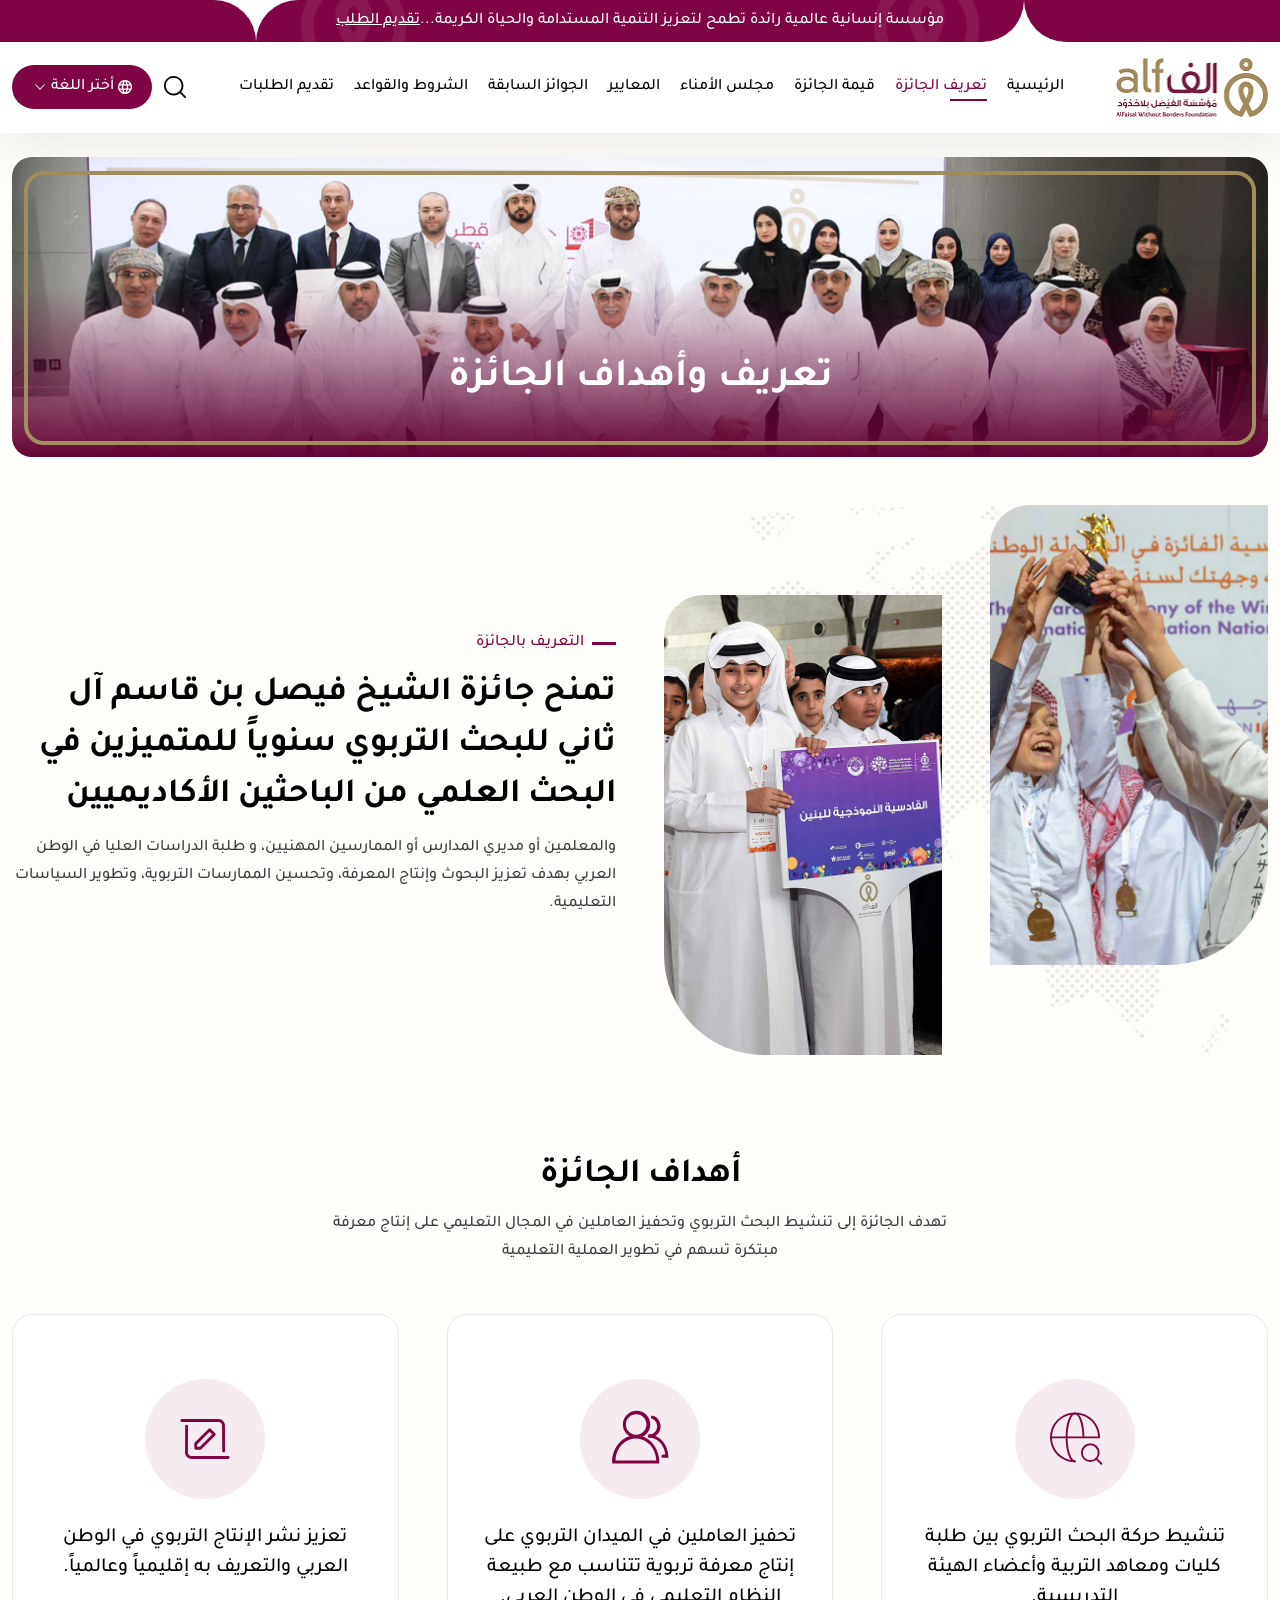
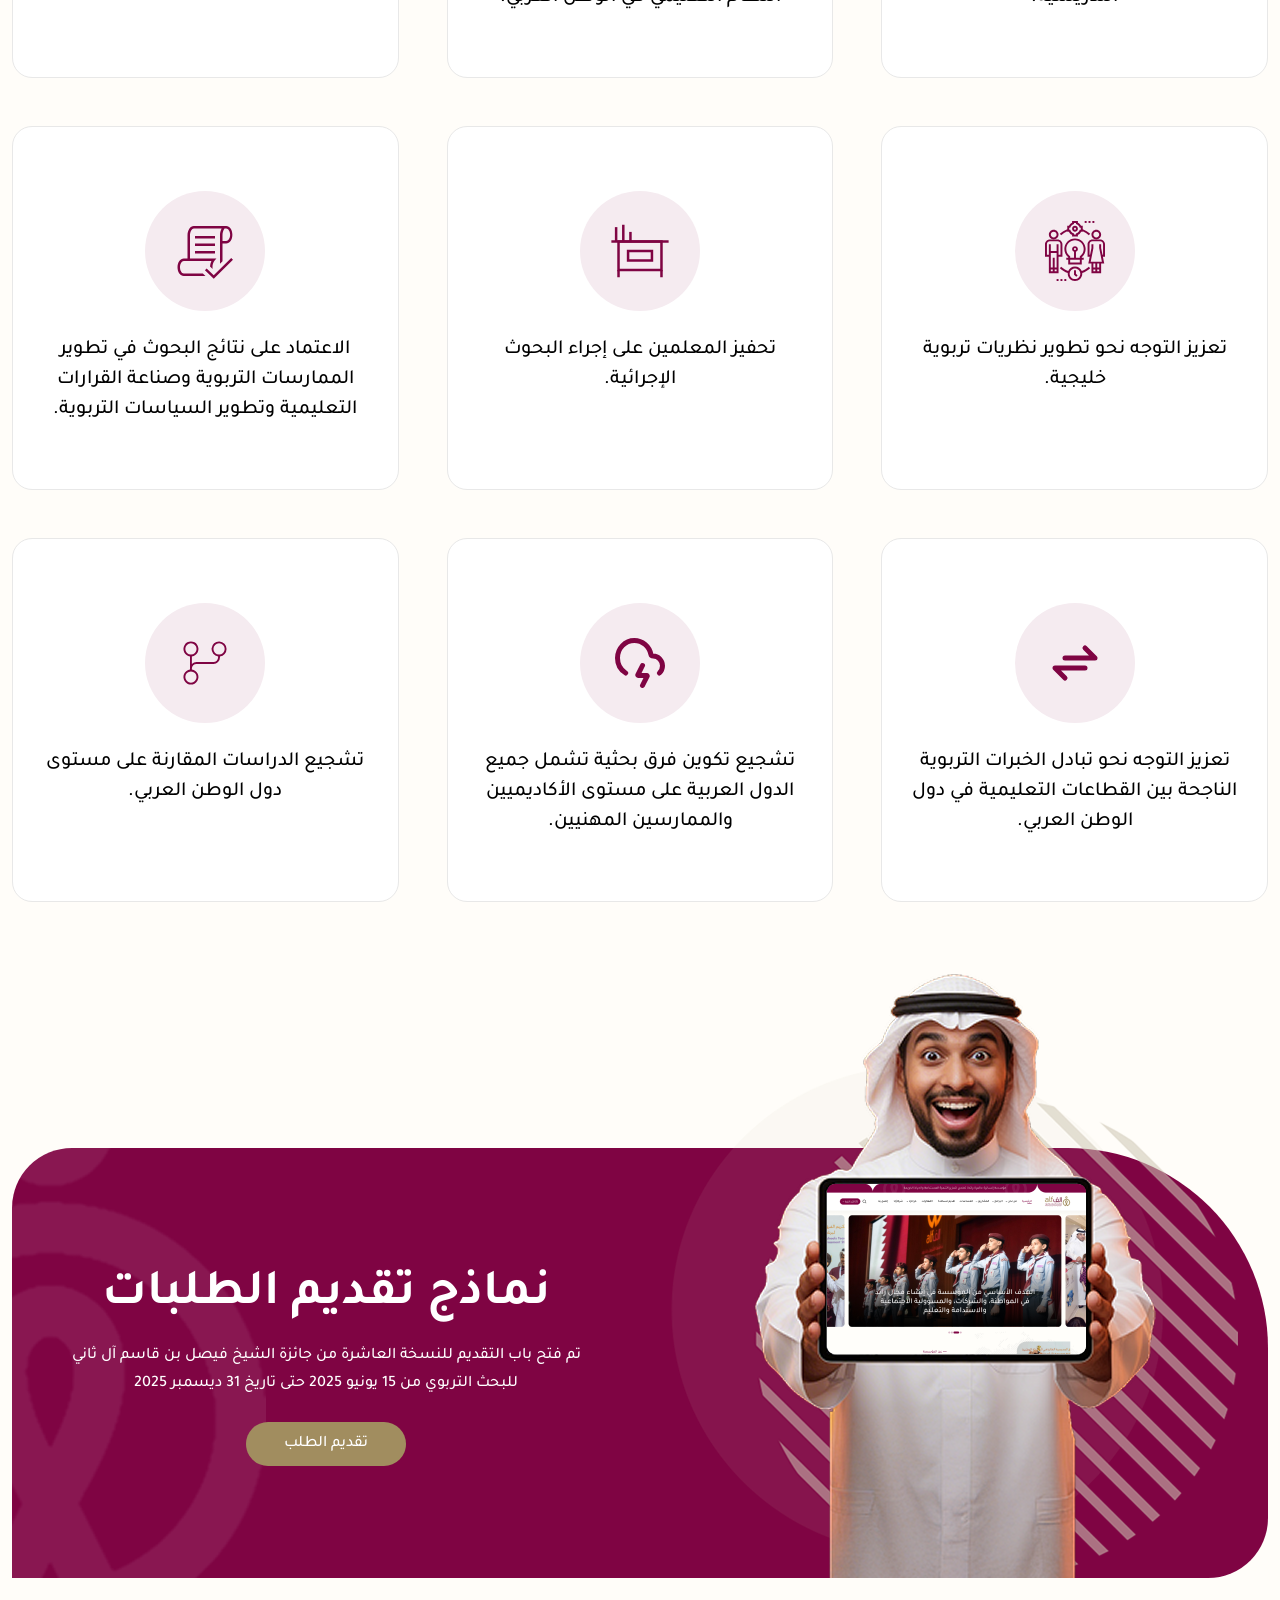
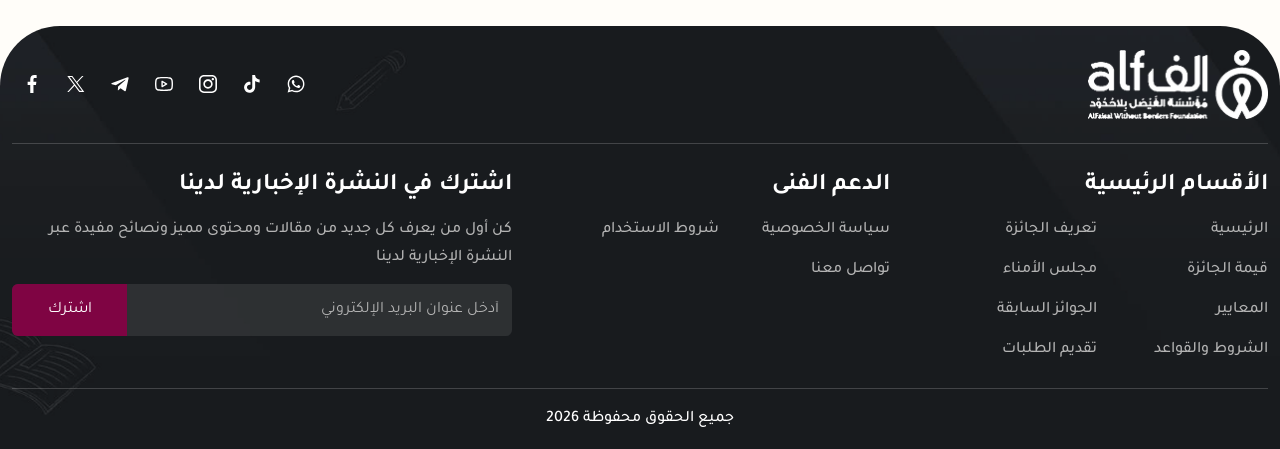
<file: about.html>
<!DOCTYPE html>
<html lang="en">

<head>
    <meta charset="UTF-8">
    <meta name="viewport" content="width=device-width, initial-scale=1.0">
    <title>Al Faisal Foundation</title>
    <link rel="stylesheet" href="css/bootstrap.min.css">
    <link rel="stylesheet" href="css/home.css">
    <link rel="stylesheet" href="css/intlTelInput.css">
    <!-- <link rel="stylesheet" href="css/home-ltr.css"> -->
    <link rel="icon" href="images/favicon.png" type="image/png">
    <link href="https://fonts.googleapis.com/css2?family=Tajawal:wght@200;300;400;500;700;800;900&display=swap" rel="stylesheet">
</head>


<body>

    <header class="header">
        <div class="site-header">
            <div class="bg"></div>
            <div class="bgcenter">مؤسسة إنسانية عالمية رائدة تطمح لتعزيز التنمية المستدامة والحياة الكريمة...
                <a href="submit-application.html">تقديم الطلب</a></div>
            <div class="bg tow"></div>
        </div>
        <!-- End site-header -->
        <div class="container">
            <div class="logo">
                <a href="index.html" title="Al Faisal Foundation"> <img loading="lazy" src="images/logo.png" alt="Al Faisal Foundation"></a>
            </div>
            <!-- End logo -->
            <div class="burger" id="burger">
                <span class="burger-line"></span>
                <span class="burger-line"></span>
                <span class="burger-line"></span>
            </div>
            <!-- End burger -->
            <span class="overlay"></span>
            <nav class="navbar" id="navbar">
                <span class="cancel">
                    <svg width="10" height="10" viewBox="0 0 12 12"  xmlns="http://www.w3.org/2000/svg">
                        <path d="M6.66271 6.00002L11.8625 0.800231C12.0455 0.617161 12.0455 0.320349 11.8625 0.137303C11.6794 -0.0457441 11.3826 -0.0457675 11.1995 0.137303L5.99975 5.33709L0.799987 0.137303C0.616917 -0.0457675 0.320105 -0.0457675 0.137058 0.137303C-0.0459882 0.320373 -0.0460117 0.617185 0.137058 0.800231L5.33682 6L0.137058 11.1998C-0.0460117 11.3829 -0.0460117 11.6797 0.137058 11.8627C0.228582 11.9542 0.348558 12 0.468535 12C0.588511 12 0.708464 11.9542 0.800011 11.8627L5.99975 6.66295L11.1995 11.8627C11.291 11.9542 11.411 12 11.531 12C11.651 12 11.7709 11.9542 11.8625 11.8627C12.0455 11.6796 12.0455 11.3828 11.8625 11.1998L6.66271 6.00002Z" fill="#D1362A"></path>
                    </svg>
                </span>
                <div class="logo">
                    <a href="index.html" title="Al Faisal Foundation"> <img loading="lazy" src="images/logo.png" alt="Al Faisal Foundation"></a>
                </div>
                <!-- End logo -->

                <ul class="menu" id="menu">
                    <li class="menu-item">
                        <a class="menu-link" href="index.html" title="">الرئيسية</a>
                    </li>
                    <li class="menu-item activelink">
                        <a class="menu-link" href="about.html" title="">تعريف الجائزة</a>
                    </li>
                    <li class="menu-item">
                        <a class="menu-link" href="prize-value.html" title="">     قيمة الجائزة </a>
                    </li>
                    <li class="menu-item">
                        <a class="menu-link" href="board-trustees.html" title="">  مجلس الأمناء </a>
                    </li>
                    <li class="menu-item">
                        <a class="menu-link" href="standards.html" title="">المعايير </a>
                    </li>
                    <li class="menu-item">
                        <a class="menu-link" href="previous-awards.html" title="">الجوائز السابقة </a>
                    </li>
                    <li class="menu-item">
                        <a class="menu-link" href="terms-rules.html" title="">الشروط والقواعد </a>
                    </li>
                    <li class="menu-item">
                        <a class="menu-link" href="submit-application.html" title="">  تقديم الطلبات </a>
                    </li>
                </ul>
            </nav>
            <div class="actions">
                <span class="searchicon" title="">
                            <svg version="1.1" id="Capa_1" xmlns="http://www.w3.org/2000/svg" xmlns:xlink="http://www.w3.org/1999/xlink" x="0px" y="0px" viewBox="0 0 512 512" style="enable-background:new 0 0 512 512;" xml:space="preserve">
                                <path d="M225.474,0C101.151,0,0,101.151,0,225.474c0,124.33,101.151,225.474,225.474,225.474 c124.33,0,225.474-101.144,225.474-225.474C450.948,101.151,349.804,0,225.474,0z M225.474,409.323 c-101.373,0-183.848-82.475-183.848-183.848S124.101,41.626,225.474,41.626s183.848,82.475,183.848,183.848 S326.847,409.323,225.474,409.323z"></path>
                                <path d="M505.902,476.472L386.574,357.144c-8.131-8.131-21.299-8.131-29.43,0c-8.131,8.124-8.131,21.306,0,29.43l119.328,119.328 c4.065,4.065,9.387,6.098,14.715,6.098c5.321,0,10.649-2.033,14.715-6.098C514.033,497.778,514.033,484.596,505.902,476.472z">    </path>
                            </svg>
                </span>
                <div class="language">
                    <p class="bottom">
                        <svg width="20" height="20" viewBox="0 0 20 20" xmlns="http://www.w3.org/2000/svg">
                                <path d="M10 20C8.6333 20 7.3417 19.7375 6.125 19.2125C4.9083 18.6875 3.8458 17.9708 2.9375 17.0625C2.0292 16.1542 1.3125 15.0917 0.787498 13.875C0.262498 12.6583 0 11.3667 0 10C0 8.6167 0.262498 7.3208 0.787498 6.1125C1.3125 4.9042 2.0292 3.8458 2.9375 2.9375C3.8458 2.0292 4.9083 1.3125 6.125 0.7875C7.3417 0.2625 8.6333 0 10 0C11.3833 0 12.6792 0.2625 13.8875 0.7875C15.0958 1.3125 16.1542 2.0292 17.0625 2.9375C17.9708 3.8458 18.6875 4.9042 19.2125 6.1125C19.7375 7.3208 20 8.6167 20 10C20 11.3667 19.7375 12.6583 19.2125 13.875C18.6875 15.0917 17.9708 16.1542 17.0625 17.0625C16.1542 17.9708 15.0958 18.6875 13.8875 19.2125C12.6792 19.7375 11.3833 20 10 20ZM10 17.95C10.4333 17.35 10.8083 16.725 11.125 16.075C11.4417 15.425 11.7 14.7333 11.9 14H8.1C8.3 14.7333 8.5583 15.425 8.875 16.075C9.1917 16.725 9.5667 17.35 10 17.95ZM7.4 17.55C7.1 17 6.8375 16.4292 6.6125 15.8375C6.3875 15.2458 6.2 14.6333 6.05 14H3.1C3.5833 14.8333 4.1875 15.5583 4.9125 16.175C5.6375 16.7917 6.4667 17.25 7.4 17.55ZM12.6 17.55C13.5333 17.25 14.3625 16.7917 15.0875 16.175C15.8125 15.5583 16.4167 14.8333 16.9 14H13.95C13.8 14.6333 13.6125 15.2458 13.3875 15.8375C13.1625 16.4292 12.9 17 12.6 17.55ZM2.25 12H5.65C5.6 11.6667 5.5625 11.3375 5.5375 11.0125C5.5125 10.6875 5.5 10.35 5.5 10C5.5 9.65 5.5125 9.3125 5.5375 8.9875C5.5625 8.6625 5.6 8.3333 5.65 8H2.25C2.1667 8.3333 2.1042 8.6625 2.0625 8.9875C2.0208 9.3125 2 9.65 2 10C2 10.35 2.0208 10.6875 2.0625 11.0125C2.1042 11.3375 2.1667 11.6667 2.25 12ZM7.65 12H12.35C12.4 11.6667 12.4375 11.3375 12.4625 11.0125C12.4875 10.6875 12.5 10.35 12.5 10C12.5 9.65 12.4875 9.3125 12.4625 8.9875C12.4375 8.6625 12.4 8.3333 12.35 8H7.65C7.6 8.3333 7.5625 8.6625 7.5375 8.9875C7.5125 9.3125 7.5 9.65 7.5 10C7.5 10.35 7.5125 10.6875 7.5375 11.0125C7.5625 11.3375 7.6 11.6667 7.65 12ZM14.35 12H17.75C17.8333 11.6667 17.8958 11.3375 17.9375 11.0125C17.9792 10.6875 18 10.35 18 10C18 9.65 17.9792 9.3125 17.9375 8.9875C17.8958 8.6625 17.8333 8.3333 17.75 8H14.35C14.4 8.3333 14.4375 8.6625 14.4625 8.9875C14.4875 9.3125 14.5 9.65 14.5 10C14.5 10.35 14.4875 10.6875 14.4625 11.0125C14.4375 11.3375 14.4 11.6667 14.35 12ZM13.95 6H16.9C16.4167 5.1667 15.8125 4.4417 15.0875 3.825C14.3625 3.2083 13.5333 2.75 12.6 2.45C12.9 3 13.1625 3.5708 13.3875 4.1625C13.6125 4.7542 13.8 5.3667 13.95 6ZM8.1 6H11.9C11.7 5.2667 11.4417 4.575 11.125 3.925C10.8083 3.275 10.4333 2.65 10 2.05C9.5667 2.65 9.1917 3.275 8.875 3.925C8.5583 4.575 8.3 5.2667 8.1 6ZM3.1 6H6.05C6.2 5.3667 6.3875 4.7542 6.6125 4.1625C6.8375 3.5708 7.1 3 7.4 2.45C6.4667 2.75 5.6375 3.2083 4.9125 3.825C4.1875 4.4417 3.5833 5.1667 3.1 6Z" fill=""></path>
                            </svg>
                        <span class="flextext">
                              أختر اللغة
                                <svg xmlns="http://www.w3.org/2000/svg" viewBox="0 0 24 24" fill="currentColor" aria-hidden="true" data-slot="icon" color="var(--token-4e9ee025-4d41-457f-b60b-4d48970c270e, rgb(128, 133, 143))" style="width: 100%; height: 100%;"><path fill-rule="evenodd" d="M12.53 16.28a.75.75 0 0 1-1.06 0l-7.5-7.5a.75.75 0 0 1 1.06-1.06L12 14.69l6.97-6.97a.75.75 0 1 1 1.06 1.06l-7.5 7.5Z" clip-rule="evenodd"></path></svg>
                            </span>
                    </p>
                    <!-- End language -->
                    <div class="showboxlanguage">
                        <a href="index.html" class="active"> العربية <svg version="1.1" id="Layer_1" xmlns="http://www.w3.org/2000/svg" xmlns:xlink="http://www.w3.org/1999/xlink" x="0px" y="0px" width="122.877px" height="101.052px" viewBox="0 0 122.877 101.052" enable-background="new 0 0 122.877 101.052" xml:space="preserve"><g><path d="M4.43,63.63c-2.869-2.755-4.352-6.42-4.427-10.11c-0.074-3.689,1.261-7.412,4.015-10.281 c2.752-2.867,6.417-4.351,10.106-4.425c3.691-0.076,7.412,1.255,10.283,4.012l24.787,23.851L98.543,3.989l1.768,1.349l-1.77-1.355 c0.141-0.183,0.301-0.339,0.479-0.466c2.936-2.543,6.621-3.691,10.223-3.495V0.018l0.176,0.016c3.623,0.24,7.162,1.85,9.775,4.766 c2.658,2.965,3.863,6.731,3.662,10.412h0.004l-0.016,0.176c-0.236,3.558-1.791,7.035-4.609,9.632l-59.224,72.09l0.004,0.004 c-0.111,0.141-0.236,0.262-0.372,0.368c-2.773,2.435-6.275,3.629-9.757,3.569c-3.511-0.061-7.015-1.396-9.741-4.016L4.43,63.63 L4.43,63.63z"></path></g></svg></a>
                        <a href="en/index.html">   الإنجليزية <svg version="1.1" id="Layer_1" xmlns="http://www.w3.org/2000/svg" xmlns:xlink="http://www.w3.org/1999/xlink" x="0px" y="0px" width="122.877px" height="101.052px" viewBox="0 0 122.877 101.052" enable-background="new 0 0 122.877 101.052" xml:space="preserve"><g><path d="M4.43,63.63c-2.869-2.755-4.352-6.42-4.427-10.11c-0.074-3.689,1.261-7.412,4.015-10.281 c2.752-2.867,6.417-4.351,10.106-4.425c3.691-0.076,7.412,1.255,10.283,4.012l24.787,23.851L98.543,3.989l1.768,1.349l-1.77-1.355 c0.141-0.183,0.301-0.339,0.479-0.466c2.936-2.543,6.621-3.691,10.223-3.495V0.018l0.176,0.016c3.623,0.24,7.162,1.85,9.775,4.766 c2.658,2.965,3.863,6.731,3.662,10.412h0.004l-0.016,0.176c-0.236,3.558-1.791,7.035-4.609,9.632l-59.224,72.09l0.004,0.004 c-0.111,0.141-0.236,0.262-0.372,0.368c-2.773,2.435-6.275,3.629-9.757,3.569c-3.511-0.061-7.015-1.396-9.741-4.016L4.43,63.63 L4.43,63.63z"></path></g></svg></a>
                    </div>
                    <!-- End showboxlanguage -->
                </div>
                <!-- End language -->

            </div>
            <!-- End actions -->
            <div class="showboxsearch">
                <form class="formsearch" action="#" method="">
                    <span class="cancel">
                            <svg width="14" height="14" viewBox="0 0 12 12" fill="none" xmlns="http://www.w3.org/2000/svg">
                              <path d="M6.66271 6.00002L11.8625 0.800231C12.0455 0.617161 12.0455 0.320349 11.8625 0.137303C11.6794 -0.0457441 11.3826 -0.0457675 11.1995 0.137303L5.99975 5.33709L0.799987 0.137303C0.616917 -0.0457675 0.320105 -0.0457675 0.137058 0.137303C-0.0459882 0.320373 -0.0460117 0.617185 0.137058 0.800231L5.33682 6L0.137058 11.1998C-0.0460117 11.3829 -0.0460117 11.6797 0.137058 11.8627C0.228582 11.9542 0.348558 12 0.468535 12C0.588511 12 0.708464 11.9542 0.800011 11.8627L5.99975 6.66295L11.1995 11.8627C11.291 11.9542 11.411 12 11.531 12C11.651 12 11.7709 11.9542 11.8625 11.8627C12.0455 11.6796 12.0455 11.3828 11.8625 11.1998L6.66271 6.00002Z" fill="#D1362A"></path>
                            </svg>
                          </span>
                    <input class="form-control" type="search" placeholder="بحث...">
                    <button class="btnsearch" type="submit">
                            <svg version="1.1" id="Capa_1" xmlns="http://www.w3.org/2000/svg" xmlns:xlink="http://www.w3.org/1999/xlink" x="0px" y="0px" viewBox="0 0 512 512" style="enable-background:new 0 0 512 512;" xml:space="preserve">
                            <path d="M225.474,0C101.151,0,0,101.151,0,225.474c0,124.33,101.151,225.474,225.474,225.474 c124.33,0,225.474-101.144,225.474-225.474C450.948,101.151,349.804,0,225.474,0z M225.474,409.323 c-101.373,0-183.848-82.475-183.848-183.848S124.101,41.626,225.474,41.626s183.848,82.475,183.848,183.848 S326.847,409.323,225.474,409.323z"></path>
                            <path d="M505.902,476.472L386.574,357.144c-8.131-8.131-21.299-8.131-29.43,0c-8.131,8.124-8.131,21.306,0,29.43l119.328,119.328 c4.065,4.065,9.387,6.098,14.715,6.098c5.321,0,10.649-2.033,14.715-6.098C514.033,497.778,514.033,484.596,505.902,476.472z">    </path>
                            </svg>
                        </button>
                </form>
            </div>
        </div>
        <!-- ENd container -->
    </header>
    <!-- End header -->

    <section class="hero-section">
        <div class="container">
            <div class="photo">
                <img loading="lazy" src="images/ab2.jpg" alt="">
                <div class="contant">
                    <h1 class="title"> تعريف وأهداف الجائزة</h1>
                </div>
            </div>
            <!-- End item -->
        </div>
    </section>
    <!-- End slider -->

    <section class="about-item">
        <div class="container">
            <div class="item">
                <i class="bg"><img loading="lazy" src="images/icon-map.png" alt="Al Faisal Foundation"></i>
                <div class="photos">
                    <div class="photo"><img loading="lazy" src="images/slider/img-3.jpg" alt="Al Faisal Foundation"></div>
                    <div class="photo"><img loading="lazy" src="images/ab.jpg" alt="Al Faisal Foundation"></div>
                </div>
            </div>
            <!-- End item -->
            <div class="item">
                <span class="slogin">التعريف بالجائزة</span>
                <h2 class="title">تمنح جائزة الشيخ فيصل بن قاسم آل ثاني للبحث التربوي سنوياً للمتميزين في البحث العلمي من الباحثين الأكاديميين</h2>
                <p>والمعلمين أو مديري المدارس أو الممارسين المهنيين، و طلبة الدراسات العليا في الوطن العربي بهدف تعزيز البحوث وإنتاج المعرفة، وتحسين الممارسات التربوية، وتطوير السياسات التعليمية.</p>
            </div>
            <!-- End item -->

        </div>
    </section>
    <!-- End about-item -->

    <section class="objectives-item">
        <div class="container">
            <h2 class="title text-center mb-2">أهداف الجائزة</h2>
            <p class="text-center">تهدف الجائزة إلى تنشيط البحث التربوي وتحفيز العاملين في المجال التعليمي على إنتاج معرفة<br> مبتكرة تسهم في تطوير العملية التعليمية</p>
            <div class="rowbox">
                <div class="item">
                    <div class="icon">
                        <svg width="63" height="63" viewBox="0 0 63 63" fill="none" xmlns="http://www.w3.org/2000/svg">
                        <path d="M56.7 29.7866C56.7 24.8025 55.222 19.9303 52.453 15.7862C49.6841 11.6421 45.7486 8.41207 41.1438 6.50475C36.539 4.59742 31.472 4.09843 26.5837 5.0708C21.6954 6.04314 17.2052 8.44329 13.681 11.9676C10.1567 15.4919 7.75655 19.9819 6.78418 24.8703C5.81184 29.7587 6.31098 34.8256 8.21829 39.4302C10.1256 44.035 13.3556 47.9707 17.4997 50.7397C21.6438 53.5087 26.5159 54.9866 31.5 54.9866" stroke="#7F0443" stroke-width="2" stroke-linecap="round" stroke-linejoin="round"/>
                        <path d="M6.29999 29.7866H56.7" stroke="#7F0443" stroke-width="2" stroke-linecap="round" stroke-linejoin="round"/>
                        <path d="M31.5 54.9866C26.6364 54.9866 22.68 43.697 22.68 29.7866C22.68 15.8761 26.6364 4.58655 31.5 4.58655C36.3636 4.58655 40.32 15.8761 40.32 29.7866" stroke="#7F0443" stroke-width="2" stroke-linecap="round" stroke-linejoin="round"/>
                        <path d="M47.5501 54.659C52.4213 54.659 56.3701 50.7102 56.3701 45.839C56.3701 40.9679 52.4213 37.019 47.5501 37.019C42.6789 37.019 38.7301 40.9679 38.7301 45.839C38.7301 50.7102 42.6789 54.659 47.5501 54.659Z" stroke="#7F0443" stroke-width="2" stroke-linecap="round" stroke-linejoin="round"/>
                        <path d="M59.2195 57.5069L53.7763 52.0889" stroke="#7F0443" stroke-width="2" stroke-linecap="round" stroke-linejoin="round"/>
                        </svg>
                    </div>
                    <h3 class="title">تنشيط حركة البحث التربوي بين طلبة كليات ومعاهد التربية وأعضاء الهيئة التدريسية.</h3>
                </div>
                <!-- End item -->
                <div class="item">
                    <div class="icon">
                        <svg width="63" height="63" viewBox="0 0 63 63" fill="none" xmlns="http://www.w3.org/2000/svg">
                        <path d="M27.45 30.6C19.8 30.6 13.5 23.8501 13.5 16.2001C13.5 8.55005 19.8 1.80005 27.9 1.80005C36 1.80005 42.3 8.10005 42.3 16.2001C42.3 24.3001 35.55 30.6 27.45 30.6ZM27.45 5.40005C21.6 5.40005 16.65 10.35 16.65 16.2001C16.65 22.0501 21.6 27.0001 27.45 27.0001C33.3 27.0001 38.25 22.0501 38.25 16.2001C38.25 10.35 33.75 5.40005 27.45 5.40005Z" fill="#7F0443"/>
                        <path d="M50.4 57.15H2.25V55.35C2.25 40.05 13.5 27.45 27 27.45C40.5 27.45 51.75 40.05 51.75 55.35V57.15H50.4ZM5.85 54H48.6C48.15 40.95 38.7 31.05 27 31.05C15.75 31.05 6.3 40.95 5.85 54Z" fill="#7F0443"/>
                        <path d="M41.4 30.15C40.5 30.15 40.05 29.25 40.05 28.35C40.05 27.45 40.5 26.55 41.4 26.55C45.9 26.55 49.5 22.95 49.5 18C49.5 14.4 47.25 11.25 43.65 9.89997C43.2 10.35 42.75 8.99998 43.2 8.09997C43.2 7.19998 44.1 6.74997 45 7.19997C49.95 8.54997 53.1 13.05 53.1 18.45C53.1 24.75 48.15 30.15 41.4 30.15Z" fill="#7F0443"/>
                        <path d="M59.85 51.3H55.8C54.9 51.3 54 50.4 54 49.5C54 48.6 54.9 47.7 55.8 47.7H58.05C57.15 37.8 49.95 30.15 41.4 30.15C40.5 30.15 39.6 29.25 39.6 28.35C39.6 27.45 40.05 27 40.95 27C52.2 27 61.2 37.35 61.2 49.95V51.75L59.85 51.3Z" fill="#7F0443"/>
                        </svg>
                    </div>
                    <h3 class="title">تحفيز العاملين في الميدان التربوي على إنتاج معرفة تربوية تتناسب مع طبيعة النظام التعليمي في الوطن العربي.</h3>
                </div>
                <!-- End item -->
                <div class="item">
                    <div class="icon">
                        <svg width="63" height="63" viewBox="0 0 63 63" fill="none" xmlns="http://www.w3.org/2000/svg">
                        <path d="M7.21875 12.075H12.075H46.0687C47.3281 12.1616 48.5136 12.7011 49.4063 13.5937C50.2989 14.4863 50.8383 15.6718 50.925 16.9312L51.0724 44.1471" stroke="#7F0443" stroke-width="3" stroke-linecap="round" stroke-linejoin="round"/>
                        <path d="M12.1813 18.0381L12.075 46.0687C12.1611 47.3283 12.7004 48.5141 13.5931 49.4069C14.4858 50.2996 15.6717 50.8389 16.9312 50.925H50.925H55.7812" stroke="#7F0443" stroke-width="3" stroke-linecap="round" stroke-linejoin="round"/>
                        <path d="M21.7875 41.2125V36.3562L36.3563 21.7875L41.2125 26.6437L26.6438 41.2125H21.7875Z" stroke="#7F0443" stroke-width="3" stroke-linecap="round" stroke-linejoin="round"/>
                        </svg>
                    </div>
                    <h3 class="title">تعزيز نشر الإنتاج التربوي في الوطن العربي والتعريف به إقليمياً وعالمياً.</h3>
                </div>
                <!-- End item -->
                <div class="item">
                    <div class="icon">
                        <svg width="72" height="72" viewBox="0 0 72 72" fill="none" xmlns="http://www.w3.org/2000/svg">
                        <g clip-path="url(#clip0_52_76)">
                        <path d="M67.3544 16.2578C67.3544 13.0561 64.7496 10.4514 61.548 10.4514C58.3464 10.4514 55.7416 13.0561 55.7416 16.2578C55.7416 19.4594 58.3464 22.0641 61.548 22.0641C64.7496 22.0641 67.3544 19.4594 67.3544 16.2578ZM61.548 19.7416C59.6273 19.7416 58.0642 18.1785 58.0642 16.2578C58.0642 14.337 59.6273 12.774 61.548 12.774C63.4687 12.774 65.0318 14.337 65.0318 16.2578C65.0318 18.1785 63.4687 19.7416 61.548 19.7416Z" fill="#7F0443"/>
                        <path d="M71.9994 27.8706C71.9994 24.6689 69.3947 22.0642 66.1931 22.0642H61.548H56.9029C53.7013 22.0642 51.0966 24.6689 51.0966 27.8706V42.9671H53.6281L52.0023 51.096H55.7416V62.7087H67.3544V51.096H71.0937L69.4679 42.9671H71.9994V27.8706ZM60.3867 60.3862H58.0642V58.0636H60.3867V60.3862ZM60.3867 55.7411H58.0642V51.096H60.3867V55.7411ZM65.0318 60.3862H62.7093V58.0636H65.0318V60.3862ZM65.0318 55.7411H62.7093V51.096H65.0318V55.7411ZM69.6769 40.6446H69.0034L67.3544 32.4007V27.8706H65.0318V32.5157L68.2602 48.7735H66.1931H65.0318H58.0642H56.9029H54.8359L58.0421 32.7433L58.0642 27.8706H55.7416V32.4007L54.0926 40.6446H53.4191V27.8706C53.4191 25.9498 54.9822 24.3868 56.9029 24.3868H66.1931C68.1138 24.3868 69.6769 25.9498 69.6769 27.8706V40.6446Z" fill="#7F0443"/>
                        <path d="M16.2584 16.2578C16.2584 13.0561 13.6537 10.4514 10.452 10.4514C7.25042 10.4514 4.64569 13.0561 4.64569 16.2578C4.64569 19.4594 7.25042 22.0641 10.452 22.0641C13.6537 22.0641 16.2584 19.4594 16.2584 16.2578ZM10.452 19.7416C8.53131 19.7416 6.96823 18.1785 6.96823 16.2578C6.96823 14.337 8.53131 12.774 10.452 12.774C12.3728 12.774 13.9359 14.337 13.9359 16.2578C13.9359 18.1785 12.3728 19.7416 10.452 19.7416Z" fill="#7F0443"/>
                        <path d="M20.9035 27.8706C20.9035 24.6689 18.2988 22.0642 15.0971 22.0642H10.4521H5.80697C2.60534 22.0642 0.000610352 24.6689 0.000610352 27.8706V42.9671H4.6457V62.7087H16.2584V42.9671H20.9035V27.8706ZM9.29078 60.3862H6.96824V58.0636H9.29078V60.3862ZM13.9359 60.3862H11.6133V58.0636H13.9359V60.3862ZM13.9359 40.6446V41.8058V55.7411H11.6133V44.1284H9.29078V55.7411H6.96824V41.8058V40.6446V38.322H13.9359V40.6446ZM18.581 40.6446H16.2584V27.8706H13.9359V35.9995H6.96824V27.8706H4.6457V40.6446H2.32315V27.8706C2.32315 25.9498 3.88622 24.3868 5.80697 24.3868H15.0971C17.0179 24.3868 18.581 25.9498 18.581 27.8706V40.6446Z" fill="#7F0443"/>
                        <path d="M48.774 33.6768C48.774 26.6337 43.0431 20.9028 36 20.9028C28.9569 20.9028 23.226 26.6337 23.226 33.6768C23.226 37.523 24.911 41.0753 27.8711 43.5151V44.1283H25.5486V46.4508H27.8711V52.2572H44.1289V46.4508H46.4514V44.1283H44.1289V43.5151C47.089 41.0753 48.774 37.523 48.774 33.6768ZM41.8064 49.9346H30.1936V46.4508H41.8064V49.9346ZM34.8387 33.6768C34.8387 33.0358 35.359 32.5155 36 32.5155C36.641 32.5155 37.1613 33.0358 37.1613 33.6768C37.1613 34.3178 36.641 34.8381 36 34.8381C35.359 34.8381 34.8387 34.3178 34.8387 33.6768ZM42.2685 42.024L41.8064 42.3713V44.1283H37.1613V36.947C38.5095 36.4662 39.4838 35.1888 39.4838 33.6768C39.4838 31.7561 37.9207 30.193 36 30.193C34.0793 30.193 32.5162 31.7561 32.5162 33.6768C32.5162 35.1888 33.4905 36.4662 34.8387 36.947V44.1283H30.1936V42.3713L29.7315 42.0229C27.0733 40.0243 25.5486 36.9818 25.5486 33.6768C25.5486 27.9134 30.2366 23.2254 36 23.2254C41.7634 23.2254 46.4514 27.9134 46.4514 33.6768C46.4514 36.9818 44.9267 40.0243 42.2685 42.024Z" fill="#7F0443"/>
                        <path d="M26.7098 12.3733V12.774H28.6619C29.4644 14.4706 30.8196 15.8258 32.5162 16.6282V18.5803H39.4838V16.6282C41.1804 15.8258 42.5356 14.4706 43.3381 12.774H45.2902V12.3745C47.989 13.5126 50.502 15.1256 52.6259 17.1079L54.2111 15.4089C51.6528 13.0213 48.5812 11.125 45.2902 9.87429V5.80636H43.3381C42.5356 4.10974 41.1804 2.75454 39.4838 1.9521V0H32.5162V1.9521C30.8196 2.75454 29.4644 4.10974 28.6619 5.80636H26.7098V9.87429C23.4188 11.125 20.3472 13.0213 17.7878 15.4078L19.3741 17.1067C21.498 15.1244 24.0122 13.5114 26.7098 12.3733ZM29.0324 8.1289H30.2587L30.5316 7.35549C31.1192 5.69604 32.4059 4.40935 34.0653 3.82174L34.8387 3.54885V2.32254H37.1613V3.54885L37.9347 3.82174C39.5941 4.40935 40.8808 5.69604 41.4684 7.35549L41.7413 8.1289H42.9676V10.4514H41.7413L41.4684 11.2249C40.8808 12.8843 39.5941 14.171 37.9347 14.7586L37.1613 15.0315V16.2578H34.8387V15.0315L34.0653 14.7586C32.4059 14.171 31.1192 12.8843 30.5316 11.2249L30.2587 10.4514H29.0324V8.1289Z" fill="#7F0443"/>
                        <path d="M52.6271 54.8921C50.1571 57.1961 47.2272 58.9844 44.1022 60.1155C42.8294 56.879 39.6824 54.5797 36 54.5797C32.3176 54.5797 29.1706 56.879 27.8978 60.1155C24.7717 58.9844 21.8429 57.1961 19.3729 54.8921L17.7901 56.591C20.5481 59.1644 23.8345 61.1455 27.3392 62.3788C27.3079 62.6784 27.2905 62.9827 27.2905 63.2904C27.2905 68.0934 31.197 71.9999 36 71.9999C40.803 71.9999 44.7095 68.0934 44.7095 63.2904C44.7095 62.9827 44.6921 62.6784 44.6608 62.3788C48.1655 61.1455 51.453 59.1644 54.2099 56.591L52.6271 54.8921ZM36 69.6762C32.479 69.6762 29.613 66.8102 29.613 63.2892C29.613 59.7683 32.479 56.9023 36 56.9023C39.521 56.9023 42.387 59.7683 42.387 63.2892C42.387 66.8102 39.521 69.6762 36 69.6762Z" fill="#7F0443"/>
                        <path d="M36 12.774C37.9207 12.774 39.4838 11.211 39.4838 9.29021C39.4838 7.36947 37.9207 5.8064 36 5.8064C34.0792 5.8064 32.5162 7.36947 32.5162 9.29021C32.5162 11.211 34.0792 12.774 36 12.774ZM36 8.12894C36.641 8.12894 37.1613 8.64919 37.1613 9.29021C37.1613 9.93123 36.641 10.4515 36 10.4515C35.359 10.4515 34.8387 9.93123 34.8387 9.29021C34.8387 8.64919 35.359 8.12894 36 8.12894Z" fill="#7F0443"/>
                        <path d="M37.1613 59.2249H34.8387V64.3507L37.5015 67.0135L39.1436 65.3715L37.1613 63.3892V59.2249Z" fill="#7F0443"/>
                        <path d="M49.9353 0H47.6127V2.32254H49.9353V0Z" fill="#7F0443"/>
                        <path d="M54.5804 0H52.2578V2.32254H54.5804V0Z" fill="#7F0443"/>
                        <path d="M59.2254 0H56.9029V2.32254H59.2254V0Z" fill="#7F0443"/>
                        <path d="M16.2584 69.6763H13.9359V71.9988H16.2584V69.6763Z" fill="#7F0443"/>
                        <path d="M20.9035 69.6763H18.5809V71.9988H20.9035V69.6763Z" fill="#7F0443"/>
                        <path d="M25.5486 69.6763H23.226V71.9988H25.5486V69.6763Z" fill="#7F0443"/>
                        </g>
                        <defs>
                        <clipPath id="clip0_52_76">
                        <rect width="72" height="72" fill="white"/>
                        </clipPath>
                        </defs>
                        </svg>
                    </div>
                    <h3 class="title">تعزيز التوجه نحو تطوير نظريات تربوية خليجية.</h3>
                </div>
                <!-- End item -->
                <div class="item">
                    <div class="icon">
                        <svg width="72" height="72" viewBox="0 0 72 72" fill="none" xmlns="http://www.w3.org/2000/svg">
                        <path d="M61.77 24.54H10.23V58.89H61.77V24.54Z" stroke="#7F0443" stroke-width="3" stroke-miterlimit="10"/>
                        <path d="M50.34 36H21.69V47.46H50.34V36Z" stroke="#7F0443" stroke-width="3" stroke-miterlimit="10"/>
                        <path d="M1.64999 24.54H70.35" stroke="#7F0443" stroke-width="3" stroke-miterlimit="10"/>
                        <path d="M10.23 67.5V58.92" stroke="#7F0443" stroke-width="3" stroke-miterlimit="10"/>
                        <path d="M61.77 67.5V58.92" stroke="#7F0443" stroke-width="3" stroke-miterlimit="10"/>
                        <path d="M15.96 4.5V24.54" stroke="#7F0443" stroke-width="3" stroke-miterlimit="10"/>
                        <path d="M24.54 13.08V24.54" stroke="#7F0443" stroke-width="3" stroke-miterlimit="10"/>
                        <path d="M7.35001 7.34998V24.54" stroke="#7F0443" stroke-width="3" stroke-miterlimit="10"/>
                        </svg>
                    </div>
                    <h3 class="title">تحفيز المعلمين على إجراء البحوث الإجرائية.</h3>
                </div>
                <!-- End item -->
                <div class="item">
                    <div class="icon">
                        <svg width="70" height="70" viewBox="0 0 70 70" fill="none" xmlns="http://www.w3.org/2000/svg">
                        <g clip-path="url(#clip0_52_104)">
                        <path d="M46.6667 29.1667H23.3333V26.25H46.6667V29.1667ZM32.4625 61.25L35.5658 64.1667H10.2083C6.18917 64.1667 2.91667 59.5875 2.91667 53.9584C2.91667 48.3292 6.18917 43.75 10.2083 43.75H14.5833V16.7709C14.5833 10.7392 17.8558 5.83337 21.875 5.83337H59.7917C63.8108 5.83337 66.9375 10.4125 66.9375 16.0417C66.9375 21.6709 63.8108 26.25 59.7917 26.25H55.4167V47.0692L52.5 49.9246V16.7709C52.4747 13.9868 53.1146 11.2369 54.3667 8.75004H21.875C19.81 8.75004 17.5 12.18 17.5 16.7709V43.75H48.3292L46.2583 46.1592C44.5391 48.3873 43.6519 51.1458 43.75 53.9584C43.7506 54.6335 43.7964 55.3077 43.8871 55.9767L40.8771 53.1446C40.9492 50.8991 41.4875 48.6931 42.4579 46.6667H10.2083C7.87792 46.6667 5.83334 50.0734 5.83334 53.9584C5.83334 57.8434 7.87792 61.25 10.2083 61.25H32.4625ZM55.4167 23.3334H59.7917C62.1221 23.3334 64.3125 19.9267 64.3125 16.0417C64.3125 12.1567 62.1221 8.75004 59.7917 8.75004H57.8171C56.1856 11.101 55.3449 13.9102 55.4167 16.7709V23.3334ZM23.3333 37.9167H46.6667V35H23.3333V37.9167ZM46.6667 17.5H23.3333V20.4167H46.6667V17.5ZM65.5988 43.2221L45.1879 63.2042L36.9279 55.4371L34.93 57.5605L45.2258 67.2467L67.6404 45.3075L65.5988 43.2221Z" fill="#7F0443"/>
                        </g>
                        <defs>
                        <clipPath id="clip0_52_104">
                        <rect width="70" height="70" fill="white"/>
                        </clipPath>
                        </defs>
                        </svg>
                    </div>
                    <h3 class="title"> الاعتماد على نتائج البحوث في تطوير الممارسات التربوية وصناعة القرارات التعليمية وتطوير السياسات التربوية.</h3>
                </div>
                <!-- End item -->
                <div class="item">
                    <div class="icon">
                        <svg width="800px" height="800px" viewBox="0 0 24 24" fill="none" xmlns="http://www.w3.org/2000/svg">
                        <path d="M8 10H20L16 6" stroke="#7F0443" stroke-width="2" stroke-linecap="round" stroke-linejoin="round"/>
                        <path d="M16 14L4 14L8 18" stroke="#7F0443" stroke-width="2" stroke-linecap="round" stroke-linejoin="round"/>
                        </svg>
                    </div>
                    <h3 class="title">تعزيز التوجه نحو تبادل الخبرات التربوية الناجحة بين القطاعات التعليمية في دول الوطن العربي.</h3>
                </div>
                <!-- End item -->
                <div class="item">
                    <div class="icon">
                        <svg width="800px" height="800px" viewBox="0 0 24 24" fill="none" xmlns="http://www.w3.org/2000/svg">
                        <path d="M6.27126 16C4.31103 14.7751 3 12.5463 3 10C3 6.13401 6.02208 3 9.75 3C12.9907 3 15.698 5.36832 16.3503 8.52703C16.4351 8.9375 16.8309 9.22222 17.25 9.22222V9.22222C19.3211 9.22222 21 10.9633 21 13.1111C21 14.2576 20.5216 15.2882 19.7605 16" stroke="#7F0443" stroke-width="2" stroke-linecap="round"/>
                        <path d="M13 13L11.131 16.7381V16.7381C11.0708 16.8584 11.1583 17 11.2928 17H14.7089C14.8427 17 14.9296 17.1407 14.8698 17.2603V17.2603L13 21" stroke="#7F0443" stroke-width="2" stroke-linecap="round" stroke-linejoin="round"/>
                        </svg>
                    </div>
                    <h3 class="title">تشجيع تكوين فرق بحثية تشمل جميع الدول العربية على مستوى الأكاديميين والممارسين المهنيين.</h3>
                </div>
                <!-- End item -->
                <div class="item">
                    <div class="icon">
                        <svg fill="#7F0443" width="800px" height="800px" viewBox="0 0 256 256" id="Flat" xmlns="http://www.w3.org/2000/svg">
                        <path d="M220,67.99756a32,32,0,1,0-36,31.74109v4.2594a20.02271,20.02271,0,0,1-19.999,20l-72.002.00146A27.9167,27.9167,0,0,0,72,132.42236V99.73865a32,32,0,1,0-8,0v56.52026a32,32,0,1,0,8,0v-4.2594a20.02271,20.02271,0,0,1,19.999-20l72.002-.00146a28.03219,28.03219,0,0,0,27.999-28v-4.2594A32.041,32.041,0,0,0,220,67.99756Zm-176,0a24,24,0,1,1,24,24A24.02718,24.02718,0,0,1,44,67.99756ZM92,188a24,24,0,1,1-24-24A24.02718,24.02718,0,0,1,92,188Zm96-96.00244a24,24,0,1,1,24-24A24.02718,24.02718,0,0,1,188,91.99756Z"/>
                        </svg>
                    </div>
                    <h3 class="title">تشجيع الدراسات المقارنة على مستوى دول الوطن العربي.</h3>
                </div>
                <!-- End item -->
            </div>
            <!-- End rowbox -->
        </div>
    </section>
    <!-- End objectives-item -->

    <section class="banner-item">
        <div class="container">
            <div class="inner">
                <div class="text">
                    <h3 class="title">نماذج تقديم الطلبات </h3>
                    <p>تم فتح باب التقديم للنسخة العاشرة من جائزة الشيخ فيصل بن قاسم آل ثاني للبحث التربوي من 15 يونيو 2025 حتى تاريخ 31 ديسمبر 2025
                    </p>
                    <a href="submit-application.html" class="bottom">تقديم الطلب</a>
                </div>
                <div>
                    <div class="bgimg"><img loading="lazy" src="images/bgimg.png" alt="Al Faisal Foundation"></div>
                    <div class="photo"><img loading="lazy" src="images/banner.png" alt="Al Faisal Foundation"></div>
                </div>
            </div>
        </div>
    </section>
    <!-- End banner-item -->


    <footer class="footer">
        <div class="container">
            <div class="subitem">
                <div class="logo"><img loading="lazy" src="images/logowight.png" alt="Al Faisal Foundation"></div>
                <nav class="social">
                    <a class="icon-facebook" href="#" target="_blank " title="Facebook">
                        <svg id="Bold " enable-background="new 0 0 24 24 " height="512 " viewBox="0 0 24 24 " width="512 " xmlns="http://www.w3.org/2000/svg ">
                            <path d="m15.997 3.985h2.191v-3.816c-.378-.052-1.678-.169-3.192-.169-3.159 0-5.323 1.987-5.323 5.639v3.361h-3.486v4.266h3.486v10.734h4.274v-10.733h3.345l.531-4.266h-3.877v-2.939c.001-1.233.333-2.077 2.051-2.077z "></path>
                        </svg>
                    </a>
                    <a class="icon-twitter" href="#" target="_blank " title="Twitter">
                        <svg xmlns="http://www.w3.org/2000/svg" width="20" height="19" viewBox="0 0 20 19">
                       <path d="M0.328568 0.568085L7.64408 10.3494L0.282471 18.3021H1.9394L8.38463 11.3393L13.592 18.3021H19.2302L11.503 7.97074L18.3551 0.568085H16.6982L10.7627 6.98053L5.96679 0.568085H0.328568ZM2.76517 1.78845H5.35533L16.7933 17.0818H14.2031L2.76517 1.78845Z"></path>
                      </svg>
                    </a>
                    <a class="icon-telegram" href="#" target="_blank " title="Telegram">
                        <svg xmlns="http://www.w3.org/2000/svg" width="23" height="19" viewBox="0 0 23 19" fill="none">
                          <path d="M9.07065 12.5706L8.70651 17.5775C9.22789 17.5775 9.45409 17.3568 9.72582 17.0947L12.1741 14.8133L17.25 18.4368C18.1796 18.9416 18.8362 18.6754 19.0858 17.6023L22.4169 2.38571C22.7148 1.04226 21.9217 0.518121 21.0141 0.846398L1.43614 8.15539C0.0995856 8.66159 0.120275 9.38711 1.20855 9.71677L6.21409 11.234L17.8403 4.14158C18.3865 3.78848 18.8845 3.98434 18.4748 4.33744L9.07065 12.5706Z" fill="white"></path>
                        </svg>
                    </a>
                    <a class="icon-youtube" href="#" target="_blank " title="Youtube">
                        <svg id="Layer_1 " enable-background="new 0 0 511.982 511.982 " height="512 " viewBox="0 0 511.982 511.982 " width="512 " xmlns="http://www.w3.org/2000/svg ">
                            <path d="m341.885 238.36-130-74c-6.188-3.524-13.787-3.488-19.946.091-6.158 3.581-9.947 10.167-9.947 17.29v148c0 7.123 3.789 13.709 9.947 17.29 6.159 3.58 13.757 3.616 19.946.091l130-74c13.396-7.478 13.392-27.287 0-34.762zm-119.894
                            56.984v-79.205l69.571 39.603zm282.306-145.855c-6.503-45.918-43.306-81.146-89.5-85.668-36.489-3.572-93.661-7.83-158.806-7.83s-122.316 4.258-158.806 7.83c-46.194 4.521-82.997 39.75-89.5 85.667-10.247 72.73-10.247 140.276 0 213.005
                            6.503 45.918 43.306 81.146 89.5 85.668 36.489 3.572 93.661 7.83 158.806 7.83s122.316-4.258 158.806-7.83c46.194-4.521 82.997-39.75 89.5-85.667 10.247-72.73 10.247-140.276 0-213.005zm-39.606 207.397c-3.906 27.584-26.025 48.747-53.791
                            51.465-35.604 3.486-91.379 7.641-154.909 7.641s-119.306-4.154-154.909-7.641c-27.766-2.718-49.885-23.881-53.791-51.466-4.844-34.203-7.3-68.148-7.3-100.894s2.456-66.69 7.3-100.895c3.906-27.584 26.025-48.747 53.791-51.465 35.604-3.486
                            91.379-7.641 154.909-7.641s119.306 4.154 154.909 7.641c27.766 2.718 49.885 23.881 53.791 51.466 9.722 69.018 9.722 132.771 0 201.789z "></path>
                        </svg>
                    </a>
                    <a class="icon-instagram" href="#" target="_blank " title="Instagram">
                        <svg width="20 " height="20 " viewBox="0 0 20 20 " xmlns="http://www.w3.org/2000/svg ">
                        <path d="M14.4805 0H5.51913C2.47588 0 0 2.476 0 5.51924V14.4806C0 17.524 2.47588 19.9999 5.51913 19.9999H14.4805C17.524 19.9999 19.9999 17.5239 19.9999 14.4806V5.51924C20 2.476 17.524 0 14.4805 0ZM18.2255 14.4806C18.2255 16.5455
                            16.5455 18.2254 14.4806 18.2254H5.51913C3.45433 18.2255 1.77449 16.5455 1.77449 14.4806V5.51924C1.77449 3.45445 3.45433 1.77449 5.51913 1.77449H14.4805C16.5454 1.77449 18.2254 3.45445 18.2254 5.51924V14.4806H18.2255Z "></path>
                        <path d="M10.0001 4.84668C7.15848 4.84668 4.84668 7.15848 4.84668 10.0001C4.84668 12.8417 7.15848 15.1534 10.0001 15.1534C12.8418 15.1534 15.1536 12.8417 15.1536 10.0001C15.1536 7.15848 12.8418 4.84668 10.0001 4.84668ZM10.0001
                            13.3788C8.13705 13.3788 6.62117 11.8631 6.62117 10C6.62117 8.13681 8.13693 6.62105 10.0001 6.62105C11.8634 6.62105 13.3791 8.13681 13.3791 10C13.3791 11.8631 11.8632 13.3788 10.0001 13.3788Z "></path>
                        <path d="M15.3696 3.3418C15.0278 3.3418 14.6919 3.48021 14.4505 3.72272C14.2078 3.96405 14.0684 4.30002 14.0684 4.64309C14.0684 4.98509 14.208 5.32094 14.4505 5.56345C14.6918 5.80478 15.0278 5.94438 15.3696 5.94438C15.7127 5.94438
                            16.0475 5.80478 16.29 5.56345C16.5325 5.32094 16.6709 4.98497 16.6709 4.64309C16.6709 4.30002 16.5325 3.96405 16.29 3.72272C16.0487 3.48021 15.7127 3.3418 15.3696 3.3418Z "></path>
                        </svg>
                    </a>
                    <a class="icon-tiktok" href="#" target="_blank " title="TikTok">
                        <svg xmlns="http://www.w3.org/2000/svg" width="19" height="21" viewBox="0 0 19 21">
                          <path d="M15.2509 4.22836C14.2481 3.47112 13.5267 2.36077 13.2729 1.08353C13.2095 0.766283 13.1764 0.440764 13.1722 0.105591H9.79989V9.32217L9.79568 14.3705C9.79568 15.7208 8.91711 16.8656 7.69918 17.267C7.3447 17.3843 6.9626 17.4394 6.56535 17.4187C6.05777 17.3912 5.5819 17.2367 5.16811 16.9898C4.28948 16.4643 3.69228 15.5098 3.67573 14.4174C3.6509 12.7111 5.03016 11.3194 6.73499 11.3194C7.07292 11.3194 7.39568 11.3746 7.69775 11.4739V8.04906C7.37913 8.00217 7.05367 7.97734 6.72539 7.97734C4.85918 7.97734 3.11295 8.75389 1.86605 10.1511C0.922602 11.2077 0.357056 12.5553 0.26878 13.9677C0.154297 15.8243 0.834285 17.5898 2.15153 18.8919C2.34463 19.0822 2.5488 19.2601 2.76121 19.4243C3.89087 20.2932 5.2716 20.7636 6.72539 20.7636C7.05367 20.7636 7.37913 20.7401 7.69775 20.6919C9.05637 20.4919 10.3102 19.8698 11.2992 18.8919C12.5157 17.6905 13.1861 16.0946 13.1944 14.398L13.1764 6.85871C13.7558 7.30561 14.3902 7.67665 15.0716 7.96217C16.1295 8.41044 17.2509 8.63665 18.4068 8.63527V5.27664L18.3971 5.27802C17.2164 5.27802 16.1267 4.88767 15.2522 4.22698L15.2509 4.22836Z"></path>
                       </svg>
                    </a>
                    <a class="icon-whatsapp" href="#" target="_blank " title="Whatsapp">
                        <svg width="20 " height="20 " viewBox="0 0 20 20 " xmlns="http://www.w3.org/2000/svg ">
                            <path fill-rule="evenodd " clip-rule="evenodd " d="M16.6319 3.34007C14.8778 1.58386 12.5449 0.616264 10.0596 0.615234C4.93836 0.615234 0.770424 4.78306 0.768364 9.90566C0.767677 11.5432 1.19546 13.1417 2.00856 14.5507L0.69043
                            19.3652L5.61585 18.0732C6.97301 18.8135 8.50091 19.2036 10.0558 19.2041H10.0597C15.1804 19.2041 19.3488 15.0359 19.3507 9.9131C19.3517 7.43042 18.3862 5.09617 16.6319 3.34007ZM10.0596 17.635H10.0564C8.67074 17.6344 7.31175 17.262
                            6.12592 16.5586L5.84405 16.3911L2.92123 17.1579L3.70137 14.3082L3.51769 14.016C2.74464 12.7865 2.33643 11.3654 2.33712 9.90623C2.33872 5.64846 5.80308 2.18445 10.0627 2.18445C12.1254 2.18513 14.0643 2.98943 15.5223 4.44912C16.9803
                            5.90881 17.7828 7.84904 17.7821 9.91253C17.7802 14.1706 14.3161 17.635 10.0596 17.635ZM14.2955 11.8513C14.0634 11.735 12.922 11.1736 12.7091 11.096C12.4965 11.0185 12.3415 10.9799 12.1869 11.2122C12.0321 11.4445 11.5873 11.9675
                            11.4518 12.1224C11.3163 12.2773 11.181 12.2968 10.9488 12.1805C10.7166 12.0644 9.96861 11.8191 9.08181 11.0282C8.39173 10.4126 7.92584 9.6524 7.79034 9.42009C7.65508 9.18754 7.7892 9.07402 7.8922 8.9463C8.14351 8.63422 8.39516
                            8.30704 8.47253 8.1522C8.55 7.99724 8.51121 7.86163 8.45307 7.74547C8.39516 7.62932 7.93088 6.48662 7.73747 6.02165C7.54887 5.56915 7.35764 5.63026 7.21505 5.62317C7.07978 5.61642 6.92494 5.61504 6.7701 5.61504C6.61538 5.61504
                            6.36384 5.67306 6.15098 5.90561C5.93823 6.13804 5.33856 6.6996 5.33856 7.84229C5.33856 8.98498 6.17043 10.0889 6.28648 10.2438C6.40252 10.3988 7.92355 12.7437 10.2523 13.7492C10.8062 13.9886 11.2386 14.1313 11.5758 14.2383C12.132
                            14.415 12.6379 14.39 13.038 14.3303C13.4841 14.2636 14.4114 13.7686 14.6051 13.2264C14.7985 12.6841 14.7985 12.2193 14.7403 12.1224C14.6824 12.0256 14.5276 11.9675 14.2955 11.8513Z "></path>
                        </svg>
                    </a>
                    <!-- <a class="icon-snapchat" href="#" target="_blank " title="Snapchat">
                        <svg xmlns="http://www.w3.org/2000/svg" width="20" height="21" viewBox="0 0 20 21">
                          <path d="M19.4118 15.6792C16.026 14.0203 15.4862 11.459 15.4622 11.269C15.4333 11.0389 15.4003 10.858 15.6511 10.6239C15.893 10.3977 16.9661 9.72544 17.2638 9.51511C17.7559 9.16682 17.9727 8.8191 17.813 8.39165C17.7013 8.09595 17.4292 7.98456 17.1427 7.98456C17.0522 7.98483 16.9621 7.99508 16.8738 8.01509C16.3331 8.13382 15.808 8.40805 15.5042 8.48212C15.4676 8.49165 15.4301 8.49676 15.3925 8.49738C15.2304 8.49738 15.169 8.42445 15.1846 8.22712C15.2227 7.62891 15.3031 6.46135 15.2098 5.37067C15.0818 3.87007 14.6036 3.12657 14.0367 2.46899C13.7624 2.15011 12.4887 0.780121 10.0308 0.780121C7.57285 0.780121 6.30087 2.15011 6.02826 2.46504C5.45959 3.12261 4.98196 3.86612 4.85516 5.36671C4.76186 6.45739 4.84565 7.62439 4.88029 8.22316C4.89146 8.41087 4.83448 8.49343 4.67248 8.49343C4.63478 8.49276 4.59728 8.48765 4.56076 8.47816C4.25743 8.40409 3.73233 8.12987 3.19158 8.01113C3.10337 7.99112 3.01328 7.98087 2.92287 7.9806C2.63519 7.9806 2.36425 8.09369 2.25253 8.38769C2.09278 8.81514 2.30839 9.16286 2.80221 9.51117C3.09997 9.7215 4.17307 10.3932 4.41496 10.6199C4.66523 10.854 4.63282 11.0349 4.60378 11.2651C4.57975 11.4579 4.03957 14.0192 0.654318 15.6752C0.456007 15.7724 0.118599 15.9784 0.713532 16.3108C1.64755 16.8331 2.26929 16.7773 2.7525 17.0922C3.16253 17.3596 2.92009 17.9363 3.21839 18.1444C3.58485 18.4004 4.66801 18.1262 6.06737 18.5938C7.24047 18.9851 7.95328 20.0905 10.0336 20.0905C12.1139 20.0905 12.8474 18.98 13.9998 18.5938C15.3963 18.1262 16.4817 18.4004 16.8487 18.1444C17.1465 17.9363 16.9046 17.3596 17.3147 17.0922C17.7978 16.7773 18.4191 16.8331 19.3536 16.3108C19.9475 15.9822 19.61 15.7764 19.4118 15.6792Z"></path>
                       </svg>
                    </a> -->
                </nav>
            </div>
            <!-- End subitem -->
            <div class="rowbox">
                <div class="item">
                    <h6 class="title">الأقسام الرئيسية </h6>
                    <nav class="navmenu">
                        <a href="index.html" title="">الرئيسية</a>
                        <a href="about.html" title="">تعريف الجائزة</a>
                        <a href="prize-value.html" title="">     قيمة الجائزة </a>
                        <a href="board-trustees.html" title="">  مجلس الأمناء </a>
                        <a href="standards.html" title="">المعايير </a>
                        <a href="previous-awards.html" title="">الجوائز السابقة </a>
                        <a href="terms-rules.html" title="">الشروط والقواعد </a>
                        <a href="submit-application.html" title="">  تقديم الطلبات </a>
                    </nav>
                </div>
                <!-- End item -->
                <div class="item">
                    <h6 class="title"> الدعم الفنى </h6>
                    <nav class="navmenu">
                        <a href="privacy-policy.html" title="">سياسة الخصوصية</a>
                        <a href="terms-use.html" title="">  شروط الاستخدام</a>
                        <a href="contact.html" title="">    تواصل معنا </a>
                    </nav>
                </div>
                <!-- End item -->
                <div class="item">
                    <h6 class="title">اشترك في النشرة الإخبارية لدينا</h6>
                    <p>كن أول من يعرف كل جديد من مقالات ومحتوى مميز ونصائح مفيدة عبر النشرة الإخبارية لدينا</p>
                    <form class="formsearch" action="#" method="">
                        <input class="form-control" type="email" placeholder="أدخل عنوان البريد الإلكتروني">
                        <button class="bottom" type="submit">اشترك  </button>
                    </form>
                </div>
                <!-- End item -->
            </div>
            <div class="copyright">
                <p> جميع الحقوق محفوظة 2026</p>
            </div>
            <!-- End copyright -->
        </div>
        <span class="scrollTopBtn">
            <svg width="12" height="12" viewBox="0 0 12 12" xmlns="http://www.w3.org/2000/svg">
            <path d="M2.89638 6.3293L8.44673 11.8643C8.62858 12.0455 8.923 12.0452 9.10455 11.8634C9.28595 11.6815 9.28548 11.3869 9.10361 11.2055L3.88363 5.99998L9.1038 0.794442C9.28565 0.613036 9.28612 0.318639 9.10474 0.136765C9.01373 0.0455932 8.8945 7.59915e-06 8.77528 7.58873e-06C8.65635 7.57833e-06 8.5376 0.045288 8.44675 0.135827L2.89638 5.67069C2.80879 5.75783 2.75964 5.87642 2.75964 5.99998C2.75964 6.12354 2.80893 6.242 2.89638 6.3293Z"></path>
          </svg>
        </span>
        <!-- End scrollTopBtn -->
    </footer>
    <!-- End footer -->

    <script src="js/jquery.js"></script>
    <script src="js/bootstrap.min.js"></script>
    <script src="js/slick.min.js"></script>
    <script src="js/plugin.js"></script>

</body>

</html>
</file>
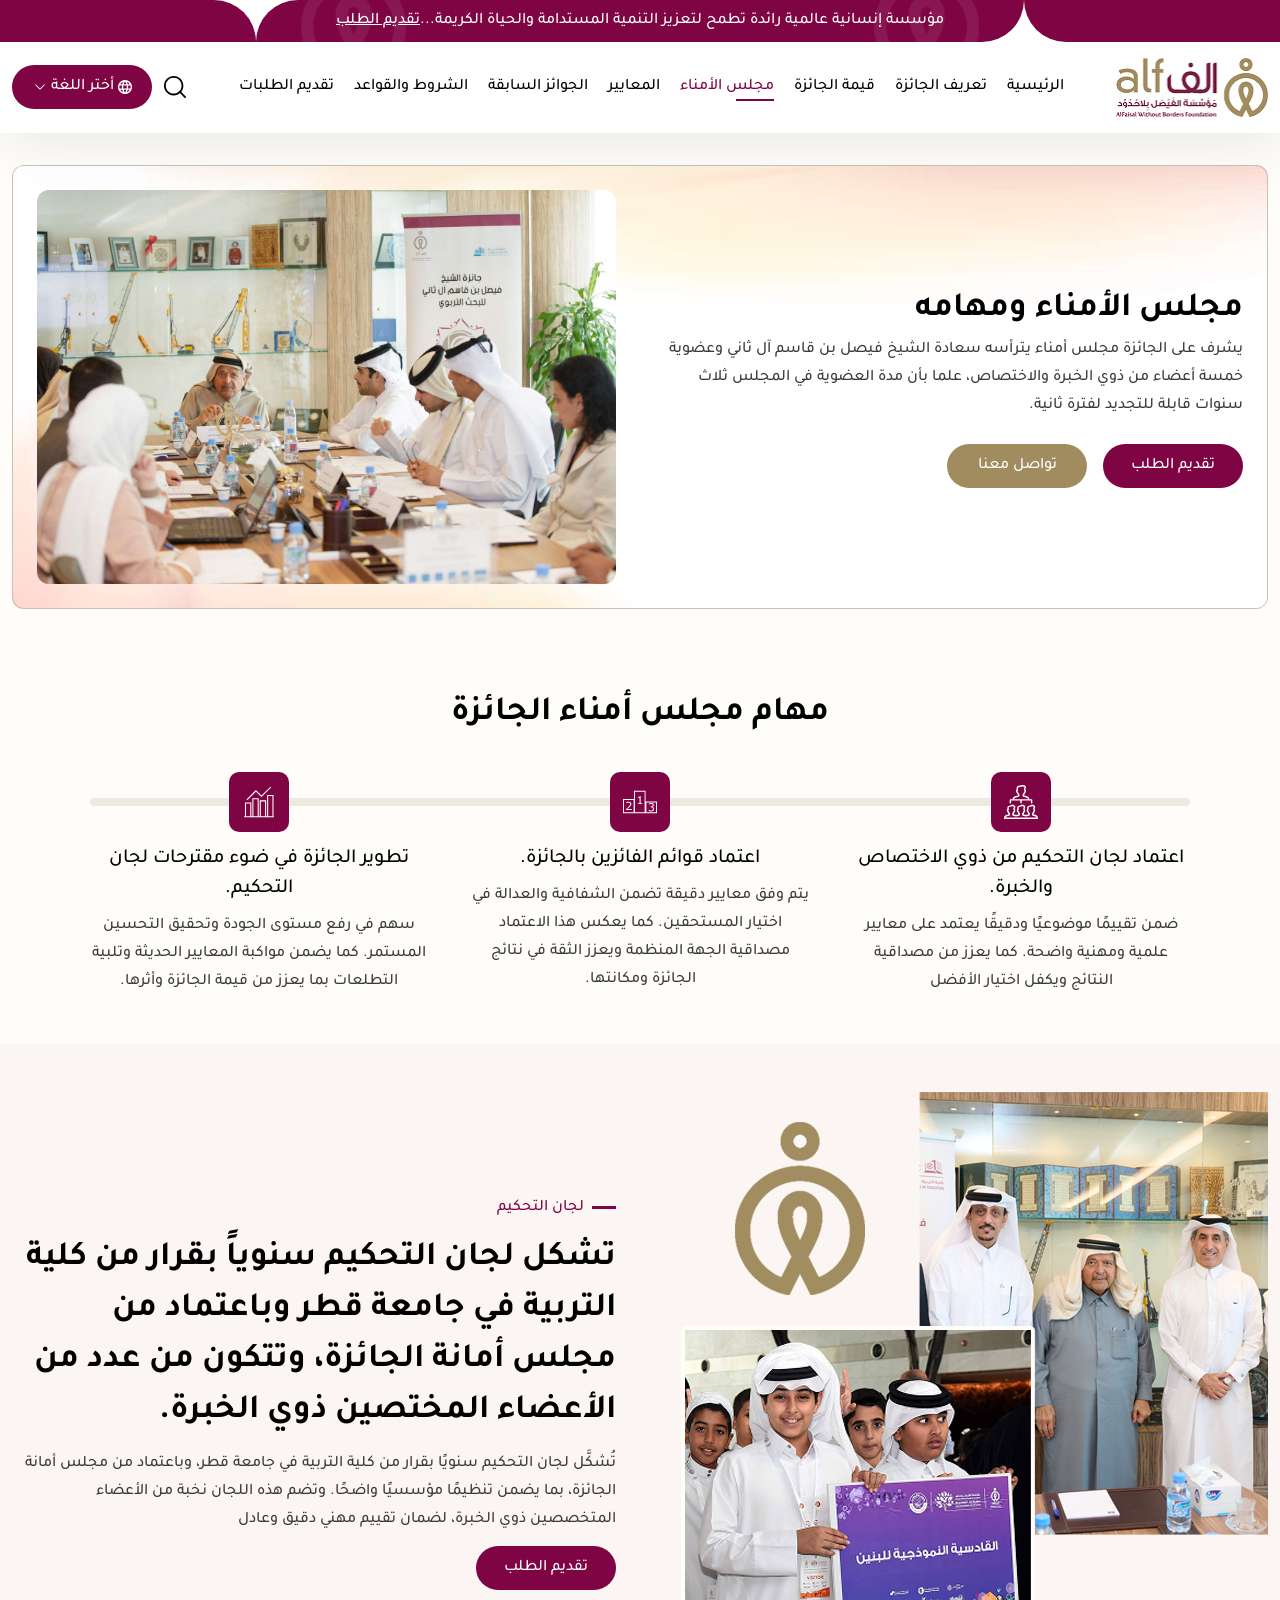
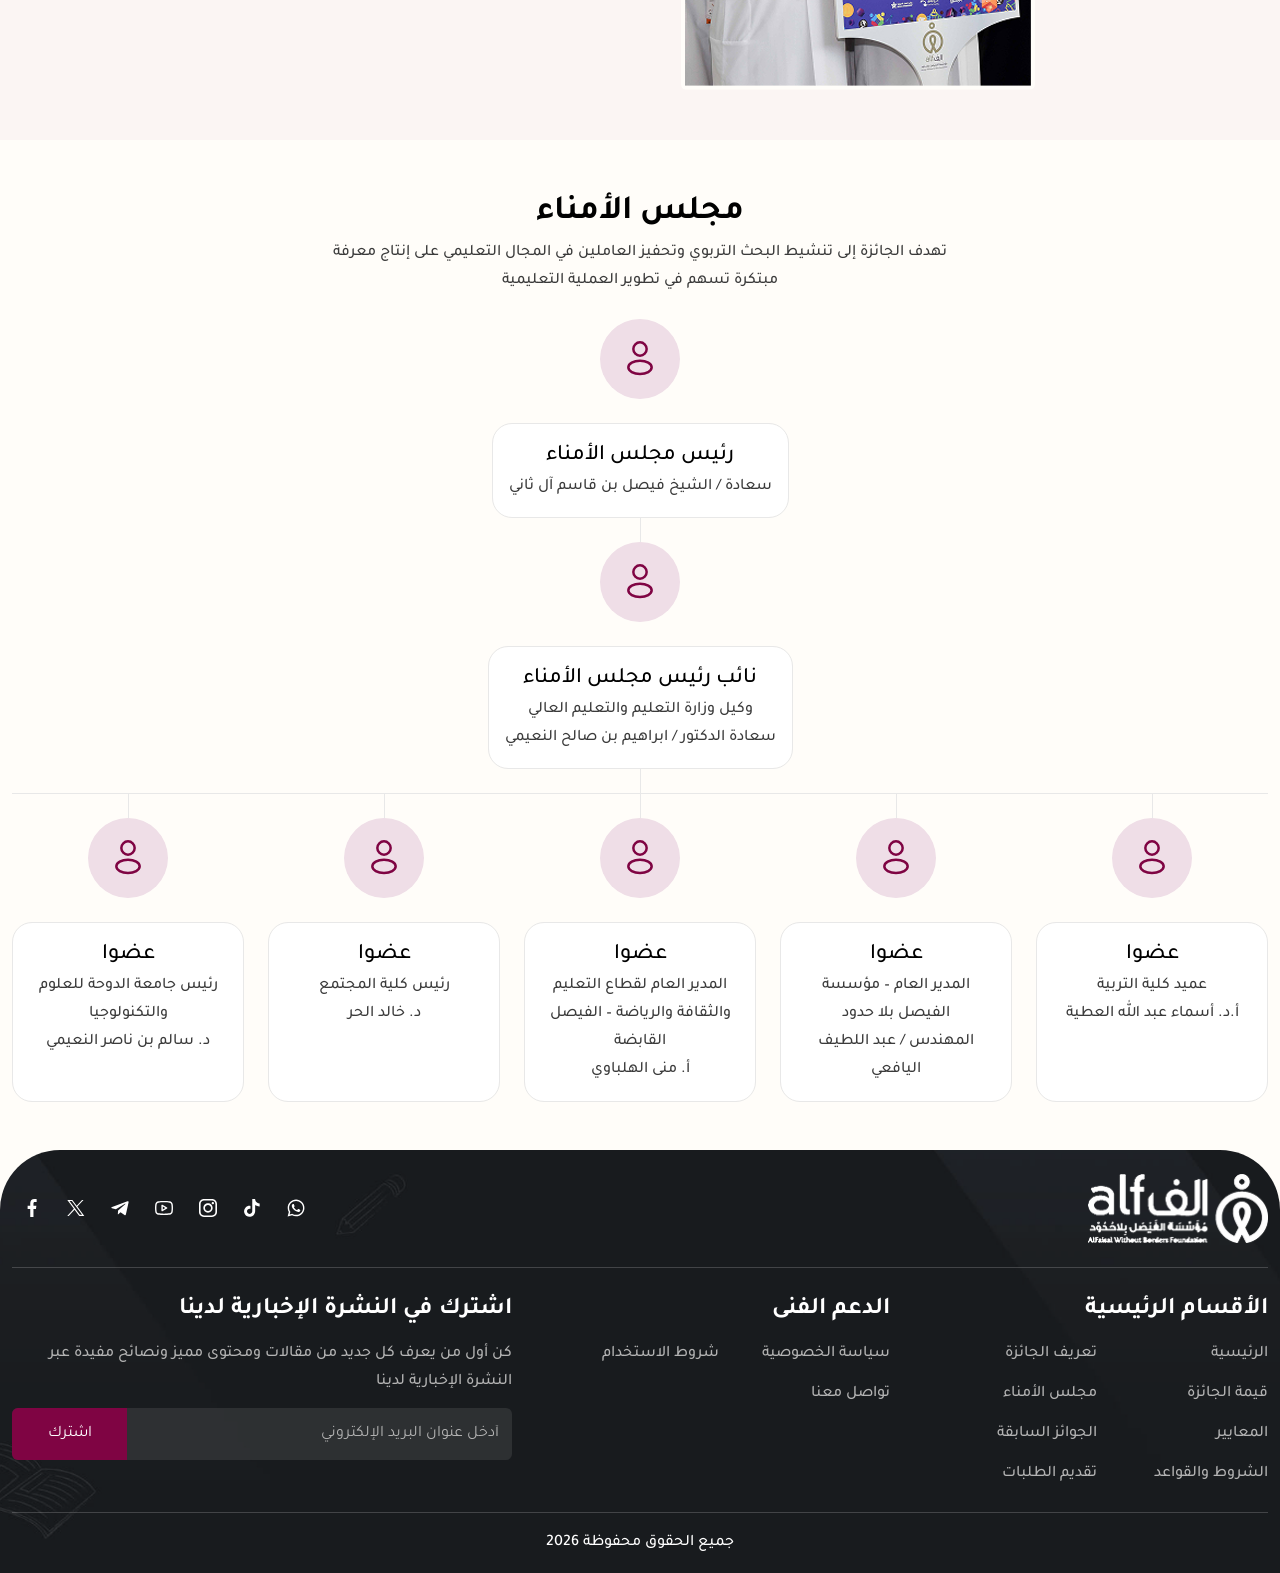
<file: board-trustees.html>
<!DOCTYPE html>
<html lang="en">

<head>
    <meta charset="UTF-8">
    <meta name="viewport" content="width=device-width, initial-scale=1.0">
    <title>Al Faisal Foundation</title>
    <link rel="stylesheet" href="css/bootstrap.min.css">
    <link rel="stylesheet" href="css/home.css">
    <link rel="stylesheet" href="css/intlTelInput.css">
    <!-- <link rel="stylesheet" href="css/home-ltr.css"> -->
    <link rel="icon" href="images/favicon.png" type="image/png">
    <link href="https://fonts.googleapis.com/css2?family=Tajawal:wght@200;300;400;500;700;800;900&display=swap" rel="stylesheet">
</head>


<body>

    <header class="header">
        <div class="site-header">
            <div class="bg"></div>
            <div class="bgcenter">مؤسسة إنسانية عالمية رائدة تطمح لتعزيز التنمية المستدامة والحياة الكريمة...
                <a href="submit-application.html">تقديم الطلب</a></div>
            <div class="bg tow"></div>
        </div>
        <!-- End site-header -->
        <div class="container">
            <div class="logo">
                <a href="index.html" title="Al Faisal Foundation"> <img loading="lazy" src="images/logo.png" alt="Al Faisal Foundation"></a>
            </div>
            <!-- End logo -->
            <div class="burger" id="burger">
                <span class="burger-line"></span>
                <span class="burger-line"></span>
                <span class="burger-line"></span>
            </div>
            <!-- End burger -->
            <span class="overlay"></span>
            <nav class="navbar" id="navbar">
                <span class="cancel">
                    <svg width="10" height="10" viewBox="0 0 12 12"  xmlns="http://www.w3.org/2000/svg">
                        <path d="M6.66271 6.00002L11.8625 0.800231C12.0455 0.617161 12.0455 0.320349 11.8625 0.137303C11.6794 -0.0457441 11.3826 -0.0457675 11.1995 0.137303L5.99975 5.33709L0.799987 0.137303C0.616917 -0.0457675 0.320105 -0.0457675 0.137058 0.137303C-0.0459882 0.320373 -0.0460117 0.617185 0.137058 0.800231L5.33682 6L0.137058 11.1998C-0.0460117 11.3829 -0.0460117 11.6797 0.137058 11.8627C0.228582 11.9542 0.348558 12 0.468535 12C0.588511 12 0.708464 11.9542 0.800011 11.8627L5.99975 6.66295L11.1995 11.8627C11.291 11.9542 11.411 12 11.531 12C11.651 12 11.7709 11.9542 11.8625 11.8627C12.0455 11.6796 12.0455 11.3828 11.8625 11.1998L6.66271 6.00002Z" fill="#D1362A"></path>
                    </svg>
                </span>
                <div class="logo">
                    <a href="index.html" title="Al Faisal Foundation"> <img loading="lazy" src="images/logo.png" alt="Al Faisal Foundation"></a>
                </div>
                <!-- End logo -->

                <ul class="menu" id="menu">
                    <li class="menu-item">
                        <a class="menu-link" href="index.html" title="">الرئيسية</a>
                    </li>
                    <li class="menu-item ">
                        <a class="menu-link" href="about.html" title="">تعريف الجائزة</a>
                    </li>
                    <li class="menu-item">
                        <a class="menu-link" href="prize-value.html" title="">     قيمة الجائزة </a>
                    </li>
                    <li class="menu-item activelink">
                        <a class="menu-link" href="board-trustees.html" title="">  مجلس الأمناء </a>
                    </li>
                    <li class="menu-item">
                        <a class="menu-link" href="standards.html" title="">المعايير </a>
                    </li>
                    <li class="menu-item">
                        <a class="menu-link" href="previous-awards.html" title="">الجوائز السابقة </a>
                    </li>
                    <li class="menu-item">
                        <a class="menu-link" href="terms-rules.html" title="">الشروط والقواعد </a>
                    </li>
                    <li class="menu-item">
                        <a class="menu-link" href="submit-application.html" title="">  تقديم الطلبات </a>
                    </li>
                </ul>
            </nav>
            <div class="actions">
                <span class="searchicon" title="">
                            <svg version="1.1" id="Capa_1" xmlns="http://www.w3.org/2000/svg" xmlns:xlink="http://www.w3.org/1999/xlink" x="0px" y="0px" viewBox="0 0 512 512" style="enable-background:new 0 0 512 512;" xml:space="preserve">
                                <path d="M225.474,0C101.151,0,0,101.151,0,225.474c0,124.33,101.151,225.474,225.474,225.474 c124.33,0,225.474-101.144,225.474-225.474C450.948,101.151,349.804,0,225.474,0z M225.474,409.323 c-101.373,0-183.848-82.475-183.848-183.848S124.101,41.626,225.474,41.626s183.848,82.475,183.848,183.848 S326.847,409.323,225.474,409.323z"></path>
                                <path d="M505.902,476.472L386.574,357.144c-8.131-8.131-21.299-8.131-29.43,0c-8.131,8.124-8.131,21.306,0,29.43l119.328,119.328 c4.065,4.065,9.387,6.098,14.715,6.098c5.321,0,10.649-2.033,14.715-6.098C514.033,497.778,514.033,484.596,505.902,476.472z">    </path>
                            </svg>
                </span>
                <div class="language">
                    <p class="bottom">
                        <svg width="20" height="20" viewBox="0 0 20 20" xmlns="http://www.w3.org/2000/svg">
                                <path d="M10 20C8.6333 20 7.3417 19.7375 6.125 19.2125C4.9083 18.6875 3.8458 17.9708 2.9375 17.0625C2.0292 16.1542 1.3125 15.0917 0.787498 13.875C0.262498 12.6583 0 11.3667 0 10C0 8.6167 0.262498 7.3208 0.787498 6.1125C1.3125 4.9042 2.0292 3.8458 2.9375 2.9375C3.8458 2.0292 4.9083 1.3125 6.125 0.7875C7.3417 0.2625 8.6333 0 10 0C11.3833 0 12.6792 0.2625 13.8875 0.7875C15.0958 1.3125 16.1542 2.0292 17.0625 2.9375C17.9708 3.8458 18.6875 4.9042 19.2125 6.1125C19.7375 7.3208 20 8.6167 20 10C20 11.3667 19.7375 12.6583 19.2125 13.875C18.6875 15.0917 17.9708 16.1542 17.0625 17.0625C16.1542 17.9708 15.0958 18.6875 13.8875 19.2125C12.6792 19.7375 11.3833 20 10 20ZM10 17.95C10.4333 17.35 10.8083 16.725 11.125 16.075C11.4417 15.425 11.7 14.7333 11.9 14H8.1C8.3 14.7333 8.5583 15.425 8.875 16.075C9.1917 16.725 9.5667 17.35 10 17.95ZM7.4 17.55C7.1 17 6.8375 16.4292 6.6125 15.8375C6.3875 15.2458 6.2 14.6333 6.05 14H3.1C3.5833 14.8333 4.1875 15.5583 4.9125 16.175C5.6375 16.7917 6.4667 17.25 7.4 17.55ZM12.6 17.55C13.5333 17.25 14.3625 16.7917 15.0875 16.175C15.8125 15.5583 16.4167 14.8333 16.9 14H13.95C13.8 14.6333 13.6125 15.2458 13.3875 15.8375C13.1625 16.4292 12.9 17 12.6 17.55ZM2.25 12H5.65C5.6 11.6667 5.5625 11.3375 5.5375 11.0125C5.5125 10.6875 5.5 10.35 5.5 10C5.5 9.65 5.5125 9.3125 5.5375 8.9875C5.5625 8.6625 5.6 8.3333 5.65 8H2.25C2.1667 8.3333 2.1042 8.6625 2.0625 8.9875C2.0208 9.3125 2 9.65 2 10C2 10.35 2.0208 10.6875 2.0625 11.0125C2.1042 11.3375 2.1667 11.6667 2.25 12ZM7.65 12H12.35C12.4 11.6667 12.4375 11.3375 12.4625 11.0125C12.4875 10.6875 12.5 10.35 12.5 10C12.5 9.65 12.4875 9.3125 12.4625 8.9875C12.4375 8.6625 12.4 8.3333 12.35 8H7.65C7.6 8.3333 7.5625 8.6625 7.5375 8.9875C7.5125 9.3125 7.5 9.65 7.5 10C7.5 10.35 7.5125 10.6875 7.5375 11.0125C7.5625 11.3375 7.6 11.6667 7.65 12ZM14.35 12H17.75C17.8333 11.6667 17.8958 11.3375 17.9375 11.0125C17.9792 10.6875 18 10.35 18 10C18 9.65 17.9792 9.3125 17.9375 8.9875C17.8958 8.6625 17.8333 8.3333 17.75 8H14.35C14.4 8.3333 14.4375 8.6625 14.4625 8.9875C14.4875 9.3125 14.5 9.65 14.5 10C14.5 10.35 14.4875 10.6875 14.4625 11.0125C14.4375 11.3375 14.4 11.6667 14.35 12ZM13.95 6H16.9C16.4167 5.1667 15.8125 4.4417 15.0875 3.825C14.3625 3.2083 13.5333 2.75 12.6 2.45C12.9 3 13.1625 3.5708 13.3875 4.1625C13.6125 4.7542 13.8 5.3667 13.95 6ZM8.1 6H11.9C11.7 5.2667 11.4417 4.575 11.125 3.925C10.8083 3.275 10.4333 2.65 10 2.05C9.5667 2.65 9.1917 3.275 8.875 3.925C8.5583 4.575 8.3 5.2667 8.1 6ZM3.1 6H6.05C6.2 5.3667 6.3875 4.7542 6.6125 4.1625C6.8375 3.5708 7.1 3 7.4 2.45C6.4667 2.75 5.6375 3.2083 4.9125 3.825C4.1875 4.4417 3.5833 5.1667 3.1 6Z" fill=""></path>
                            </svg>
                        <span class="flextext">
                              أختر اللغة
                                <svg xmlns="http://www.w3.org/2000/svg" viewBox="0 0 24 24" fill="currentColor" aria-hidden="true" data-slot="icon" color="var(--token-4e9ee025-4d41-457f-b60b-4d48970c270e, rgb(128, 133, 143))" style="width: 100%; height: 100%;"><path fill-rule="evenodd" d="M12.53 16.28a.75.75 0 0 1-1.06 0l-7.5-7.5a.75.75 0 0 1 1.06-1.06L12 14.69l6.97-6.97a.75.75 0 1 1 1.06 1.06l-7.5 7.5Z" clip-rule="evenodd"></path></svg>
                            </span>
                    </p>
                    <!-- End language -->
                    <div class="showboxlanguage">
                        <a href="index.html" class="active"> العربية <svg version="1.1" id="Layer_1" xmlns="http://www.w3.org/2000/svg" xmlns:xlink="http://www.w3.org/1999/xlink" x="0px" y="0px" width="122.877px" height="101.052px" viewBox="0 0 122.877 101.052" enable-background="new 0 0 122.877 101.052" xml:space="preserve"><g><path d="M4.43,63.63c-2.869-2.755-4.352-6.42-4.427-10.11c-0.074-3.689,1.261-7.412,4.015-10.281 c2.752-2.867,6.417-4.351,10.106-4.425c3.691-0.076,7.412,1.255,10.283,4.012l24.787,23.851L98.543,3.989l1.768,1.349l-1.77-1.355 c0.141-0.183,0.301-0.339,0.479-0.466c2.936-2.543,6.621-3.691,10.223-3.495V0.018l0.176,0.016c3.623,0.24,7.162,1.85,9.775,4.766 c2.658,2.965,3.863,6.731,3.662,10.412h0.004l-0.016,0.176c-0.236,3.558-1.791,7.035-4.609,9.632l-59.224,72.09l0.004,0.004 c-0.111,0.141-0.236,0.262-0.372,0.368c-2.773,2.435-6.275,3.629-9.757,3.569c-3.511-0.061-7.015-1.396-9.741-4.016L4.43,63.63 L4.43,63.63z"></path></g></svg></a>
                        <a href="en/index.html">   الإنجليزية <svg version="1.1" id="Layer_1" xmlns="http://www.w3.org/2000/svg" xmlns:xlink="http://www.w3.org/1999/xlink" x="0px" y="0px" width="122.877px" height="101.052px" viewBox="0 0 122.877 101.052" enable-background="new 0 0 122.877 101.052" xml:space="preserve"><g><path d="M4.43,63.63c-2.869-2.755-4.352-6.42-4.427-10.11c-0.074-3.689,1.261-7.412,4.015-10.281 c2.752-2.867,6.417-4.351,10.106-4.425c3.691-0.076,7.412,1.255,10.283,4.012l24.787,23.851L98.543,3.989l1.768,1.349l-1.77-1.355 c0.141-0.183,0.301-0.339,0.479-0.466c2.936-2.543,6.621-3.691,10.223-3.495V0.018l0.176,0.016c3.623,0.24,7.162,1.85,9.775,4.766 c2.658,2.965,3.863,6.731,3.662,10.412h0.004l-0.016,0.176c-0.236,3.558-1.791,7.035-4.609,9.632l-59.224,72.09l0.004,0.004 c-0.111,0.141-0.236,0.262-0.372,0.368c-2.773,2.435-6.275,3.629-9.757,3.569c-3.511-0.061-7.015-1.396-9.741-4.016L4.43,63.63 L4.43,63.63z"></path></g></svg></a>
                    </div>
                    <!-- End showboxlanguage -->
                </div>
                <!-- End language -->

            </div>
            <!-- End actions -->
            <div class="showboxsearch">
                <form class="formsearch" action="#" method="">
                    <span class="cancel">
                            <svg width="14" height="14" viewBox="0 0 12 12" fill="none" xmlns="http://www.w3.org/2000/svg">
                              <path d="M6.66271 6.00002L11.8625 0.800231C12.0455 0.617161 12.0455 0.320349 11.8625 0.137303C11.6794 -0.0457441 11.3826 -0.0457675 11.1995 0.137303L5.99975 5.33709L0.799987 0.137303C0.616917 -0.0457675 0.320105 -0.0457675 0.137058 0.137303C-0.0459882 0.320373 -0.0460117 0.617185 0.137058 0.800231L5.33682 6L0.137058 11.1998C-0.0460117 11.3829 -0.0460117 11.6797 0.137058 11.8627C0.228582 11.9542 0.348558 12 0.468535 12C0.588511 12 0.708464 11.9542 0.800011 11.8627L5.99975 6.66295L11.1995 11.8627C11.291 11.9542 11.411 12 11.531 12C11.651 12 11.7709 11.9542 11.8625 11.8627C12.0455 11.6796 12.0455 11.3828 11.8625 11.1998L6.66271 6.00002Z" fill="#D1362A"></path>
                            </svg>
                          </span>
                    <input class="form-control" type="search" placeholder="بحث...">
                    <button class="btnsearch" type="submit">
                            <svg version="1.1" id="Capa_1" xmlns="http://www.w3.org/2000/svg" xmlns:xlink="http://www.w3.org/1999/xlink" x="0px" y="0px" viewBox="0 0 512 512" style="enable-background:new 0 0 512 512;" xml:space="preserve">
                            <path d="M225.474,0C101.151,0,0,101.151,0,225.474c0,124.33,101.151,225.474,225.474,225.474 c124.33,0,225.474-101.144,225.474-225.474C450.948,101.151,349.804,0,225.474,0z M225.474,409.323 c-101.373,0-183.848-82.475-183.848-183.848S124.101,41.626,225.474,41.626s183.848,82.475,183.848,183.848 S326.847,409.323,225.474,409.323z"></path>
                            <path d="M505.902,476.472L386.574,357.144c-8.131-8.131-21.299-8.131-29.43,0c-8.131,8.124-8.131,21.306,0,29.43l119.328,119.328 c4.065,4.065,9.387,6.098,14.715,6.098c5.321,0,10.649-2.033,14.715-6.098C514.033,497.778,514.033,484.596,505.902,476.472z">    </path>
                            </svg>
                        </button>
                </form>
            </div>
        </div>
        <!-- ENd container -->
    </header>
    <!-- End header -->

    <section class="trustees-item">
        <div class="container">
            <div class="inner">

                <div class="text">
                    <h1 class="title"> مجلس الأمناء ومهامه</h1>
                    <p>يشرف على الجائزة مجلس أمناء يترأسه سعادة الشيخ فيصل بن قاسم آل ثاني وعضوية خمسة أعضاء من ذوي الخبرة والاختصاص، علما بأن مدة العضوية في المجلس ثلاث سنوات قابلة للتجديد لفترة ثانية.</p>
                    <nav class="bottoms">
                        <a href="submit-application.html" class="bottom">تقديم الطلب</a>
                        <a href="contact.html" class="bottom">    تواصل معنا </a>
                    </nav>
                </div>
                <div class="photo">
                    <img loading="lazy" src="images/cover-majlas.jpg" alt="">
                </div>
                <!-- End photo -->
            </div>
        </div>
    </section>
    <!-- End trustees-item -->

    <section class="item-tasks">
        <div class="container">
            <h2 class="title text-center">مهام مجلس أمناء الجائزة </h2>
            <div class="rowbox">
                <div class="item">
                    <i class="icon">
                        <svg fill="#fff" height="800px" width="800px" version="1.1" id="Layer_1" xmlns="http://www.w3.org/2000/svg" xmlns:xlink="http://www.w3.org/1999/xlink" viewBox="0 0 512 512" xml:space="preserve"> <path d="M96,277.333c5.888,0,10.667-4.779,10.667-10.667v-32h138.667v32c0,5.888,4.779,10.667,10.667,10.667 s10.667-4.779,10.667-10.667v-32h138.667v32c0,5.888,4.779,10.667,10.667,10.667c5.888,0,10.667-4.779,10.667-10.667V224 c0-5.888-4.779-10.667-10.667-10.667h-33.131c-4.416-22.165-22.379-40.299-46.763-45.845l-35.819-8.128l-1.365-4.971 c9.067-9.152,15.509-20.8,18.197-32.96c6.251-2.837,10.837-8.555,11.776-15.424l2.56-18.539 c0.768-5.461-0.917-11.029-4.565-15.275c-1.408-1.643-3.093-3.029-4.928-4.139l0.576-10.709l2.112-1.92 c4.949-4.779,14.976-17.984,1.237-37.077C317.12,6.165,302.635,0,282.837,0c-7.339,0-24.021,0-40.128,9.344 c-36.949,1.003-53.483,14.357-53.483,43.072c0,3.499,0.661,9.899,1.323,15.36c-2.005,1.152-3.797,2.603-5.333,4.352 c-3.712,4.267-5.419,9.856-4.651,15.381l2.539,18.517c0.981,7.125,5.845,12.971,12.992,15.68 c2.645,11.648,8.725,22.869,17.216,31.808l-1.621,5.867l-35.819,8.128c-24.363,5.525-42.325,23.659-46.741,45.824H96 c-5.888,0-10.667,4.779-10.667,10.667v42.667C85.333,272.555,90.112,277.333,96,277.333z M180.587,188.309l42.048-9.536 c3.84-0.853,6.869-3.755,7.915-7.552l4.992-18.197c1.088-4.011-0.213-8.277-3.371-10.965 c-9.109-7.765-15.147-19.093-16.128-30.293c-0.469-5.504-6.315-8.64-11.84-8.64l-1.941-16.832c3.093,0,6.016-1.344,8.043-3.669 c2.027-2.304,2.944-5.397,2.517-8.448c-0.896-6.443-2.304-18.048-2.304-21.76c0-10.56,0-21.461,35.349-21.781 c2.027-0.021,4.011-0.619,5.717-1.728c11.605-7.552,24.853-7.552,31.211-7.552c12.544,0,21.205,3.179,25.728,9.472 c4.459,6.187,2.88,7.701,1.493,9.067l-5.099,4.629c-2.091,1.877-3.349,4.523-3.499,7.339l-1.237,23.232 c-0.128,2.901,0.683,4.885,2.667,6.997s4.523,2.475,7.445,2.496l-2.624,17.451c-5.525,0-10.155,4.224-10.624,9.749 c-0.981,11.349-7.445,23.189-16.896,30.869c-3.264,2.667-4.672,7.04-3.541,11.115l4.8,17.429 c1.045,3.776,4.075,6.699,7.915,7.552l42.048,9.536c14.379,3.264,25.365,12.949,29.504,25.045l-209.771-0.021 C155.243,201.237,166.229,191.552,180.587,188.309z"/> <path d="M471.552,449.493l-28.203-7.04l-0.917-3.669c7.296-8.213,12.501-18.539,14.763-29.312 c5.205-2.859,8.939-8.085,9.728-14.315l2.091-16.683c0.683-5.355-0.96-10.752-4.501-14.805c-0.981-1.131-2.048-2.112-3.243-2.965 l0.448-9.195l1.472-1.472c4.16-4.416,12.587-16.597,1.152-34.027c-5.184-7.915-15.808-17.344-37.056-17.344 c-9.515,0-21.717,1.003-33.643,8.448c-30.613,1.109-44.907,13.803-44.907,39.787c0,2.859,0.555,8.597,1.067,13.525 c-1.301,0.875-2.496,1.899-3.541,3.115c-3.605,4.075-5.291,9.515-4.608,14.912l2.091,16.725 c0.789,6.464,4.821,11.84,10.731,14.613c2.219,10.261,7.125,20.181,13.952,28.16l-1.109,4.501l-28.16,7.04 c-2.837,0.725-5.653,1.685-8.491,2.965c-2.816-1.28-5.611-2.261-8.448-2.965l-28.203-7.04l-0.917-3.669 c7.296-8.213,12.501-18.539,14.763-29.312c5.205-2.859,8.939-8.085,9.728-14.315l2.091-16.683 c0.683-5.355-0.96-10.752-4.501-14.805c-0.981-1.131-2.048-2.112-3.243-2.965l0.448-9.195l1.472-1.472 c4.16-4.416,12.587-16.597,1.152-34.027c-5.184-7.915-15.808-17.344-37.056-17.344c-9.515,0-21.717,1.003-33.643,8.448 c-30.613,1.109-44.907,13.803-44.907,39.787c0,2.859,0.555,8.597,1.067,13.525c-1.301,0.875-2.496,1.899-3.541,3.115 c-3.605,4.075-5.291,9.515-4.608,14.912l2.091,16.725c0.789,6.464,4.821,11.84,10.731,14.613 c2.219,10.261,7.125,20.181,13.952,28.16l-1.109,4.501l-28.16,7.04c-2.837,0.725-5.653,1.685-8.491,2.965 c-2.816-1.28-5.611-2.261-8.448-2.965l-28.203-7.04l-0.917-3.669c7.296-8.213,12.501-18.539,14.763-29.312 c5.205-2.859,8.939-8.085,9.728-14.315l2.091-16.683c0.683-5.355-0.96-10.752-4.501-14.805c-0.981-1.131-2.048-2.112-3.243-2.965 l0.448-9.195l1.472-1.472c4.16-4.416,12.587-16.597,1.152-34.027c-5.184-7.915-15.808-17.344-37.056-17.344 c-9.515,0-21.717,1.003-33.643,8.448c-30.613,1.109-44.907,13.803-44.907,39.787c0,2.859,0.555,8.597,1.067,13.525 c-1.301,0.875-2.496,1.899-3.541,3.115c-3.605,4.075-5.291,9.515-4.608,14.912l2.091,16.725 c0.789,6.464,4.821,11.84,10.731,14.613c2.219,10.261,7.125,20.181,13.952,28.16l-1.109,4.501l-28.203,7.04 C16.64,455.467,0,476.779,0,501.333c0,2.837,1.109,5.568,3.115,7.552C5.12,510.869,7.829,512,10.667,512l490.667-0.021 c5.888,0,10.667-4.779,10.667-10.667C512,476.736,495.381,455.445,471.552,449.493z M23.147,490.645 c3.499-9.941,11.776-17.771,22.464-20.309l34.411-8.597c3.819-0.96,6.827-3.925,7.765-7.765l4.096-16.384 c0.96-3.733-0.235-7.723-3.051-10.368c-7.168-6.72-12.096-16.981-12.885-26.773c-0.405-4.843-5.035-8.725-9.92-9.621 l-1.536-12.395c2.389-0.384,4.608-1.6,6.251-3.456c2.048-2.325,2.987-5.355,2.581-8.405c0,0-1.899-14.635-1.899-19.541 c0-9.813,0-18.261,27.008-18.539c2.176-0.021,4.331-0.704,6.101-2.005c8.875-6.357,19.157-6.357,24.085-6.357 c14.165,0,17.941,5.781,19.2,7.701c3.435,5.269,2.219,6.571,1.365,7.488l-4.16,4.16c-1.877,1.877-2.987,4.373-3.115,7.019 l-1.024,20.885c-0.128,2.901-0.235,4.395,1.749,6.528c1.984,2.112,3.605,2.005,6.507,2.048l-1.835,14.784 c-4.8,0.747-8.576,4.715-8.981,9.707c-0.789,10.048-5.952,20.544-13.504,27.285c-2.944,2.645-4.181,6.677-3.221,10.517 l3.925,15.68c0.96,3.819,3.947,6.805,7.765,7.765l34.432,8.597c2.645,0.64,5.333,1.792,8.235,3.477 c3.307,1.92,7.403,1.92,10.709,0c2.923-1.685,5.611-2.837,8.277-3.477l34.411-8.597c3.819-0.96,6.827-3.925,7.765-7.765 l4.096-16.384c0.96-3.733-0.235-7.723-3.051-10.368c-7.168-6.72-12.096-16.981-12.885-26.773 c-0.405-4.843-5.035-8.725-9.92-9.621l-1.536-12.395c2.389-0.384,4.608-1.6,6.251-3.456c2.048-2.325,2.987-5.355,2.581-8.405 c0,0-1.899-14.635-1.899-19.541c0-9.813,0-18.261,27.008-18.539c2.176-0.021,4.331-0.704,6.101-2.005 c8.875-6.357,19.157-6.357,24.085-6.357c14.165,0,17.941,5.781,19.2,7.701c3.435,5.269,2.219,6.571,1.365,7.488l-4.16,4.16 c-1.877,1.877-2.987,4.373-3.115,7.019l-1.024,20.885c-0.128,2.901-0.235,4.395,1.749,6.528c1.984,2.112,3.605,2.005,6.507,2.048 l-1.835,14.784c-4.8,0.747-8.576,4.715-8.981,9.707c-0.789,10.048-5.952,20.544-13.504,27.285 c-2.944,2.645-4.181,6.677-3.221,10.517l3.925,15.68c0.96,3.819,3.947,6.805,7.765,7.765l34.432,8.597 c2.645,0.64,5.333,1.792,8.235,3.477c3.307,1.92,7.403,1.92,10.709,0c2.923-1.685,5.611-2.837,8.277-3.477l34.411-8.597 c3.819-0.96,6.827-3.925,7.765-7.765l4.096-16.384c0.96-3.733-0.235-7.723-3.051-10.368c-7.168-6.72-12.096-16.981-12.885-26.773 c-0.405-4.843-5.035-8.725-9.92-9.621l-1.536-12.395c2.389-0.384,4.608-1.6,6.251-3.456c2.048-2.325,2.987-5.355,2.581-8.405 c0,0-1.899-14.635-1.899-19.541c0-9.813,0-18.261,27.008-18.539c2.176-0.021,4.331-0.704,6.101-2.005 c8.875-6.357,19.157-6.357,24.085-6.357c14.165,0,17.941,5.781,19.2,7.701c3.435,5.269,2.219,6.571,1.365,7.488l-4.16,4.16 c-1.877,1.877-2.987,4.373-3.115,7.019l-1.024,20.885c-0.128,2.901-0.235,4.395,1.749,6.528c1.984,2.112,3.605,2.005,6.507,2.048 l-1.835,14.784c-4.8,0.747-8.576,4.715-8.981,9.707c-0.789,10.048-5.952,20.544-13.504,27.285 c-2.944,2.645-4.181,6.677-3.221,10.517l3.925,15.68c0.96,3.819,3.947,6.805,7.765,7.765l34.411,8.597 c10.709,2.667,18.987,10.496,22.485,20.459L23.147,490.645z"/> </svg>
                     </i>
                    <h3 class="title">اعتماد لجان التحكيم من ذوي الاختصاص والخبرة.</h3>
                    <p>ضمن تقييمًا موضوعيًا ودقيقًا يعتمد على معايير علمية ومهنية واضحة. كما يعزز من مصداقية النتائج ويكفل اختيار الأفضل</p>
                </div>
                <!-- End item -->
                <div class="item">
                    <i class="icon">
                        <svg height="800px" width="800px" version="1.1" id="Capa_1" xmlns="http://www.w3.org/2000/svg" xmlns:xlink="http://www.w3.org/1999/xlink" viewBox="0 0 47.65 47.65" xml:space="preserve"> <path style="fill:#fff;" d="M31.615,23.172V8.181H15.418v11.385H0v19.902h15.418h0.778h15.257h0.162H47.65V23.173 L31.615,23.172L31.615,23.172z M14.895,38.163H1.305V20.87h13.59V38.163z M30.311,38.163H16.72V9.486h13.591V38.163z M46.346,38.163h-13.59V24.476h13.59V38.163z"/> <path style="fill:#fff;" d="M27.02,25.554h-2.324V15.296H23.51c-0.021,0.331-0.098,0.595-0.235,0.792 c-0.135,0.195-0.318,0.357-0.553,0.484c-0.187,0.102-0.463,0.18-0.833,0.233c-0.366,0.054-0.712,0.081-1.029,0.081v1.04h2.368 v7.628H20.86v1.161h6.16V25.554z"/> <path style="fill:#fff;" d="M12.177,33.725H6.054c0.506-0.428,1.049-0.894,1.631-1.396c0.577-0.5,1.141-1.02,1.688-1.555 c0.381-0.373,0.705-0.711,0.975-1.017c0.269-0.306,0.501-0.617,0.699-0.933c0.212-0.338,0.376-0.691,0.484-1.066 c0.109-0.374,0.166-0.778,0.166-1.211c0-0.963-0.332-1.727-0.995-2.29c-0.662-0.563-1.577-0.844-2.742-0.844 c-0.568,0-1.151,0.074-1.759,0.221c-0.6,0.148-1.084,0.312-1.444,0.489v1.605h0.076c0.515-0.336,1.043-0.586,1.582-0.749 c0.54-0.164,1.042-0.244,1.507-0.244c0.696,0,1.241,0.166,1.632,0.5c0.39,0.336,0.584,0.797,0.584,1.389 c0,0.646-0.184,1.25-0.543,1.808c-0.363,0.558-1.034,1.312-2.011,2.258c-0.463,0.454-0.965,0.911-1.502,1.369 c-0.538,0.459-1.076,0.917-1.609,1.376v1.598h7.705L12.177,33.725L12.177,33.725L12.177,33.725z"/> <path style="fill:#fff;" d="M39.361,37.063c0.613,0,1.184-0.085,1.699-0.256c0.519-0.17,0.965-0.435,1.352-0.791 c0.339-0.321,0.604-0.698,0.793-1.132c0.188-0.434,0.283-0.909,0.283-1.43c0-0.524-0.079-0.953-0.235-1.283 c-0.16-0.331-0.36-0.606-0.606-0.825c-0.217-0.194-0.485-0.354-0.803-0.485c-0.316-0.13-0.595-0.216-0.841-0.256v-0.107 c0.608-0.123,1.134-0.418,1.579-0.891c0.445-0.471,0.671-1.023,0.671-1.654c0-0.463-0.096-0.869-0.284-1.217 c-0.188-0.346-0.466-0.642-0.832-0.886c-0.343-0.224-0.726-0.387-1.148-0.489c-0.422-0.102-0.911-0.152-1.467-0.152 c-0.565,0-1.151,0.074-1.754,0.225c-0.604,0.15-1.086,0.314-1.449,0.493v1.598h0.078c0.481-0.315,0.998-0.561,1.543-0.733 c0.545-0.174,1.061-0.26,1.545-0.26c0.313,0,0.599,0.025,0.847,0.077c0.252,0.05,0.483,0.142,0.705,0.275 c0.208,0.132,0.372,0.302,0.487,0.508c0.117,0.206,0.179,0.447,0.179,0.722c0,0.623-0.231,1.094-0.692,1.42 c-0.464,0.321-1.08,0.483-1.854,0.483h-0.538v1.271h0.688c0.377,0,0.729,0.028,1.057,0.088c0.324,0.058,0.603,0.166,0.832,0.324 c0.23,0.152,0.41,0.363,0.539,0.631c0.131,0.267,0.195,0.604,0.195,1.013c0,0.413-0.059,0.754-0.174,1.024 c-0.111,0.271-0.29,0.517-0.521,0.741c-0.226,0.208-0.518,0.367-0.881,0.474c-0.36,0.107-0.703,0.16-1.024,0.16 c-0.541,0-1.108-0.095-1.696-0.283c-0.586-0.188-1.095-0.426-1.525-0.709h-0.114v1.597c0.392,0.179,0.894,0.343,1.505,0.493 C38.107,36.988,38.729,37.063,39.361,37.063z"/> </svg>
                      </i>
                    <h3 class="title">اعتماد قوائم الفائزين بالجائزة. </h3>
                    <p>يتم وفق معايير دقيقة تضمن الشفافية والعدالة في اختيار المستحقين. كما يعكس هذا الاعتماد مصداقية الجهة المنظمة ويعزز الثقة في نتائج الجائزة ومكانتها.</p>
                </div>
                <!-- End item -->
                <div class="item">
                    <i class="icon">
                        <svg fill="#fff" viewBox="0 0 64 64" version="1.1" xml:space="preserve" xmlns="http://www.w3.org/2000/svg" xmlns:xlink="http://www.w3.org/1999/xlink"> <path d="M59.3,58.9v-40h-1h-11v40h-1.9v-30h-1h-11v30h-1.9v-34h-1h-11v34h-1.9v-26h-1h-11v26H4v2h1.6h12h1.9h12h1.9h12h1.9h12H60    v-2H59.3z M7.6,58.9v-24h8v24H7.6z M21.5,26.9h8v32l-8,0V26.9z M35.4,58.9v-28h8v28H35.4z M49.3,20.9h8v38l-8,0V20.9z"/> <polygon points="26.2,12.5 36.7,22.8 54.9,4.6 53.5,3.1 36.7,19.9 26.1,9.6 8.5,27.5 10,28.9   "/> </svg>
                     </i>
                    <h3 class="title">تطوير الجائزة في ضوء مقترحات لجان التحكيم.</h3>
                    <p>سهم في رفع مستوى الجودة وتحقيق التحسين المستمر. كما يضمن مواكبة المعايير الحديثة وتلبية التطلعات بما يعزز من قيمة الجائزة وأثرها.</p>
                </div>
                <!-- End item -->
            </div>
            <!-- End rowbox -->

        </div>
    </section>
    <!-- End item-tasks -->

    <section class="arbitration-item">
        <div class="container">
            <div class="item">
                <img loading="lazy" src="images/arbitration.png" alt="Al Faisal Foundation">
            </div>
            <!-- End item -->
            <div class="item">
                <span class="slogin">لجان التحكيم</span>
                <h2 class="title">تشكل لجان التحكيم سنوياً بقرار من كلية التربية في جامعة قطر وباعتماد من مجلس أمانة الجائزة، وتتكون من عدد من الأعضاء المختصين ذوي الخبرة.</h2>
                <p>تُشكَّل لجان التحكيم سنويًا بقرار من كلية التربية في جامعة قطر، وباعتماد من مجلس أمانة الجائزة، بما يضمن تنظيمًا مؤسسيًا واضحًا. وتضم هذه اللجان نخبة من الأعضاء المتخصصين ذوي الخبرة، لضمان تقييم مهني دقيق وعادل</p>
                <a href="submit-application.html" class="bottom">تقديم الطلب</a>
            </div>
            <!-- End item -->
        </div>
    </section>
    <!-- End arbitration-item -->


    <section class="staff-item">
        <div class="container">
            <h2 class="title text-center"> مجلس الأمناء </h2>
            <p class="text-center">تهدف الجائزة إلى تنشيط البحث التربوي وتحفيز العاملين في المجال التعليمي على إنتاج معرفة<br> مبتكرة تسهم في تطوير العملية التعليمية</p>
            <div class="item">
                <div class="icon">
                    <svg width="800px" height="800px" viewBox="0 0 24 24" fill="none" xmlns="http://www.w3.org/2000/svg"> <circle cx="12" cy="6" r="4" stroke="#7F0443" stroke-width="1.5"/> <ellipse cx="12" cy="17" rx="7" ry="4" stroke="#7F0443" stroke-width="1.5"/> </svg>
                </div>
                <div class="textname">
                    <h3 class="title">رئيس مجلس الأمناء</h3>
                    <p class="text-center">سعادة / الشيخ فيصل بن قاسم آل ثاني</p>
                </div>
            </div>
            <!-- ENd item -->
            <div class="item">
                <div class="icon">
                    <svg width="800px" height="800px" viewBox="0 0 24 24" fill="none" xmlns="http://www.w3.org/2000/svg"> <circle cx="12" cy="6" r="4" stroke="#7F0443" stroke-width="1.5"/> <ellipse cx="12" cy="17" rx="7" ry="4" stroke="#7F0443" stroke-width="1.5"/> </svg>
                </div>
                <div class="textname">
                    <h3 class="title"> نائب رئيس مجلس الأمناء</h3>
                    <p class="text-center">وكيل وزارة التعليم والتعليم العالي</p>
                    <p class="text-center">سعادة الدكتور / ابراهيم بن صالح النعيمي</p>
                </div>
            </div>
            <!-- ENd item -->
            <div class="rowbox">
                <div class="item">
                    <div class="icon">
                        <svg width="800px" height="800px" viewBox="0 0 24 24" fill="none" xmlns="http://www.w3.org/2000/svg"> <circle cx="12" cy="6" r="4" stroke="#7F0443" stroke-width="1.5"/> <ellipse cx="12" cy="17" rx="7" ry="4" stroke="#7F0443" stroke-width="1.5"/> </svg>
                    </div>
                    <div class="textname">
                        <h3 class="title"> عضوا</h3>
                        <p class="text-center">عميد كلية التربية </p>
                        <p class="text-center">أ.د. أسماء عبد الله العطية</p>
                    </div>
                </div>
                <!-- ENd item -->
                <div class="item">
                    <div class="icon">
                        <svg width="800px" height="800px" viewBox="0 0 24 24" fill="none" xmlns="http://www.w3.org/2000/svg"> <circle cx="12" cy="6" r="4" stroke="#7F0443" stroke-width="1.5"/> <ellipse cx="12" cy="17" rx="7" ry="4" stroke="#7F0443" stroke-width="1.5"/> </svg>
                    </div>
                    <div class="textname">
                        <h3 class="title"> عضوا</h3>
                        <p class="text-center">المدير العام – مؤسسة الفيصل بلا حدود</p>
                        <p class="text-center">المهندس / عبد اللطيف اليافعي</p>
                    </div>
                </div>
                <!-- ENd item -->
                <div class="item">
                    <div class="icon">
                        <svg width="800px" height="800px" viewBox="0 0 24 24" fill="none" xmlns="http://www.w3.org/2000/svg"> <circle cx="12" cy="6" r="4" stroke="#7F0443" stroke-width="1.5"/> <ellipse cx="12" cy="17" rx="7" ry="4" stroke="#7F0443" stroke-width="1.5"/> </svg>
                    </div>
                    <div class="textname">
                        <h3 class="title"> عضوا</h3>
                        <p class="text-center">المدير العام لقطاع التعليم والثقافة والرياضة – الفيصل القابضة </p>
                        <p class="text-center">أ. منى الهلباوي</p>
                    </div>
                </div>
                <!-- ENd item -->
                <div class="item">
                    <div class="icon">
                        <svg width="800px" height="800px" viewBox="0 0 24 24" fill="none" xmlns="http://www.w3.org/2000/svg"> <circle cx="12" cy="6" r="4" stroke="#7F0443" stroke-width="1.5"/> <ellipse cx="12" cy="17" rx="7" ry="4" stroke="#7F0443" stroke-width="1.5"/> </svg>
                    </div>
                    <div class="textname">
                        <h3 class="title"> عضوا</h3>
                        <p class="text-center">رئيس كلية المجتمع</p>
                        <p class="text-center">د. خالد الحر</p>
                    </div>
                </div>
                <!-- ENd item -->
                <div class="item">
                    <div class="icon">
                        <svg width="800px" height="800px" viewBox="0 0 24 24" fill="none" xmlns="http://www.w3.org/2000/svg"> <circle cx="12" cy="6" r="4" stroke="#7F0443" stroke-width="1.5"/> <ellipse cx="12" cy="17" rx="7" ry="4" stroke="#7F0443" stroke-width="1.5"/> </svg>
                    </div>
                    <div class="textname">
                        <h3 class="title"> عضوا</h3>
                        <p class="text-center">رئيس جامعة الدوحة للعلوم والتكنولوجيا</p>
                        <p class="text-center">د. سالم بن ناصر النعيمي</p>
                    </div>
                </div>
                <!-- ENd item -->
            </div>
        </div>
    </section>
    <!-- End staff-item -->


    <footer class="footer">
        <div class="container">
            <div class="subitem">
                <div class="logo"><img loading="lazy" src="images/logowight.png" alt="Al Faisal Foundation"></div>
                <nav class="social">
                    <a class="icon-facebook" href="#" target="_blank " title="Facebook">
                        <svg id="Bold " enable-background="new 0 0 24 24 " height="512 " viewBox="0 0 24 24 " width="512 " xmlns="http://www.w3.org/2000/svg ">
                            <path d="m15.997 3.985h2.191v-3.816c-.378-.052-1.678-.169-3.192-.169-3.159 0-5.323 1.987-5.323 5.639v3.361h-3.486v4.266h3.486v10.734h4.274v-10.733h3.345l.531-4.266h-3.877v-2.939c.001-1.233.333-2.077 2.051-2.077z "></path>
                        </svg>
                    </a>
                    <a class="icon-twitter" href="#" target="_blank " title="Twitter">
                        <svg xmlns="http://www.w3.org/2000/svg" width="20" height="19" viewBox="0 0 20 19">
                       <path d="M0.328568 0.568085L7.64408 10.3494L0.282471 18.3021H1.9394L8.38463 11.3393L13.592 18.3021H19.2302L11.503 7.97074L18.3551 0.568085H16.6982L10.7627 6.98053L5.96679 0.568085H0.328568ZM2.76517 1.78845H5.35533L16.7933 17.0818H14.2031L2.76517 1.78845Z"></path>
                      </svg>
                    </a>
                    <a class="icon-telegram" href="#" target="_blank " title="Telegram">
                        <svg xmlns="http://www.w3.org/2000/svg" width="23" height="19" viewBox="0 0 23 19" fill="none">
                          <path d="M9.07065 12.5706L8.70651 17.5775C9.22789 17.5775 9.45409 17.3568 9.72582 17.0947L12.1741 14.8133L17.25 18.4368C18.1796 18.9416 18.8362 18.6754 19.0858 17.6023L22.4169 2.38571C22.7148 1.04226 21.9217 0.518121 21.0141 0.846398L1.43614 8.15539C0.0995856 8.66159 0.120275 9.38711 1.20855 9.71677L6.21409 11.234L17.8403 4.14158C18.3865 3.78848 18.8845 3.98434 18.4748 4.33744L9.07065 12.5706Z" fill="white"></path>
                        </svg>
                    </a>
                    <a class="icon-youtube" href="#" target="_blank " title="Youtube">
                        <svg id="Layer_1 " enable-background="new 0 0 511.982 511.982 " height="512 " viewBox="0 0 511.982 511.982 " width="512 " xmlns="http://www.w3.org/2000/svg ">
                            <path d="m341.885 238.36-130-74c-6.188-3.524-13.787-3.488-19.946.091-6.158 3.581-9.947 10.167-9.947 17.29v148c0 7.123 3.789 13.709 9.947 17.29 6.159 3.58 13.757 3.616 19.946.091l130-74c13.396-7.478 13.392-27.287 0-34.762zm-119.894
                            56.984v-79.205l69.571 39.603zm282.306-145.855c-6.503-45.918-43.306-81.146-89.5-85.668-36.489-3.572-93.661-7.83-158.806-7.83s-122.316 4.258-158.806 7.83c-46.194 4.521-82.997 39.75-89.5 85.667-10.247 72.73-10.247 140.276 0 213.005
                            6.503 45.918 43.306 81.146 89.5 85.668 36.489 3.572 93.661 7.83 158.806 7.83s122.316-4.258 158.806-7.83c46.194-4.521 82.997-39.75 89.5-85.667 10.247-72.73 10.247-140.276 0-213.005zm-39.606 207.397c-3.906 27.584-26.025 48.747-53.791
                            51.465-35.604 3.486-91.379 7.641-154.909 7.641s-119.306-4.154-154.909-7.641c-27.766-2.718-49.885-23.881-53.791-51.466-4.844-34.203-7.3-68.148-7.3-100.894s2.456-66.69 7.3-100.895c3.906-27.584 26.025-48.747 53.791-51.465 35.604-3.486
                            91.379-7.641 154.909-7.641s119.306 4.154 154.909 7.641c27.766 2.718 49.885 23.881 53.791 51.466 9.722 69.018 9.722 132.771 0 201.789z "></path>
                        </svg>
                    </a>
                    <a class="icon-instagram" href="#" target="_blank " title="Instagram">
                        <svg width="20 " height="20 " viewBox="0 0 20 20 " xmlns="http://www.w3.org/2000/svg ">
                        <path d="M14.4805 0H5.51913C2.47588 0 0 2.476 0 5.51924V14.4806C0 17.524 2.47588 19.9999 5.51913 19.9999H14.4805C17.524 19.9999 19.9999 17.5239 19.9999 14.4806V5.51924C20 2.476 17.524 0 14.4805 0ZM18.2255 14.4806C18.2255 16.5455
                            16.5455 18.2254 14.4806 18.2254H5.51913C3.45433 18.2255 1.77449 16.5455 1.77449 14.4806V5.51924C1.77449 3.45445 3.45433 1.77449 5.51913 1.77449H14.4805C16.5454 1.77449 18.2254 3.45445 18.2254 5.51924V14.4806H18.2255Z "></path>
                        <path d="M10.0001 4.84668C7.15848 4.84668 4.84668 7.15848 4.84668 10.0001C4.84668 12.8417 7.15848 15.1534 10.0001 15.1534C12.8418 15.1534 15.1536 12.8417 15.1536 10.0001C15.1536 7.15848 12.8418 4.84668 10.0001 4.84668ZM10.0001
                            13.3788C8.13705 13.3788 6.62117 11.8631 6.62117 10C6.62117 8.13681 8.13693 6.62105 10.0001 6.62105C11.8634 6.62105 13.3791 8.13681 13.3791 10C13.3791 11.8631 11.8632 13.3788 10.0001 13.3788Z "></path>
                        <path d="M15.3696 3.3418C15.0278 3.3418 14.6919 3.48021 14.4505 3.72272C14.2078 3.96405 14.0684 4.30002 14.0684 4.64309C14.0684 4.98509 14.208 5.32094 14.4505 5.56345C14.6918 5.80478 15.0278 5.94438 15.3696 5.94438C15.7127 5.94438
                            16.0475 5.80478 16.29 5.56345C16.5325 5.32094 16.6709 4.98497 16.6709 4.64309C16.6709 4.30002 16.5325 3.96405 16.29 3.72272C16.0487 3.48021 15.7127 3.3418 15.3696 3.3418Z "></path>
                        </svg>
                    </a>
                    <a class="icon-tiktok" href="#" target="_blank " title="TikTok">
                        <svg xmlns="http://www.w3.org/2000/svg" width="19" height="21" viewBox="0 0 19 21">
                          <path d="M15.2509 4.22836C14.2481 3.47112 13.5267 2.36077 13.2729 1.08353C13.2095 0.766283 13.1764 0.440764 13.1722 0.105591H9.79989V9.32217L9.79568 14.3705C9.79568 15.7208 8.91711 16.8656 7.69918 17.267C7.3447 17.3843 6.9626 17.4394 6.56535 17.4187C6.05777 17.3912 5.5819 17.2367 5.16811 16.9898C4.28948 16.4643 3.69228 15.5098 3.67573 14.4174C3.6509 12.7111 5.03016 11.3194 6.73499 11.3194C7.07292 11.3194 7.39568 11.3746 7.69775 11.4739V8.04906C7.37913 8.00217 7.05367 7.97734 6.72539 7.97734C4.85918 7.97734 3.11295 8.75389 1.86605 10.1511C0.922602 11.2077 0.357056 12.5553 0.26878 13.9677C0.154297 15.8243 0.834285 17.5898 2.15153 18.8919C2.34463 19.0822 2.5488 19.2601 2.76121 19.4243C3.89087 20.2932 5.2716 20.7636 6.72539 20.7636C7.05367 20.7636 7.37913 20.7401 7.69775 20.6919C9.05637 20.4919 10.3102 19.8698 11.2992 18.8919C12.5157 17.6905 13.1861 16.0946 13.1944 14.398L13.1764 6.85871C13.7558 7.30561 14.3902 7.67665 15.0716 7.96217C16.1295 8.41044 17.2509 8.63665 18.4068 8.63527V5.27664L18.3971 5.27802C17.2164 5.27802 16.1267 4.88767 15.2522 4.22698L15.2509 4.22836Z"></path>
                       </svg>
                    </a>
                    <a class="icon-whatsapp" href="#" target="_blank " title="Whatsapp">
                        <svg width="20 " height="20 " viewBox="0 0 20 20 " xmlns="http://www.w3.org/2000/svg ">
                            <path fill-rule="evenodd " clip-rule="evenodd " d="M16.6319 3.34007C14.8778 1.58386 12.5449 0.616264 10.0596 0.615234C4.93836 0.615234 0.770424 4.78306 0.768364 9.90566C0.767677 11.5432 1.19546 13.1417 2.00856 14.5507L0.69043
                            19.3652L5.61585 18.0732C6.97301 18.8135 8.50091 19.2036 10.0558 19.2041H10.0597C15.1804 19.2041 19.3488 15.0359 19.3507 9.9131C19.3517 7.43042 18.3862 5.09617 16.6319 3.34007ZM10.0596 17.635H10.0564C8.67074 17.6344 7.31175 17.262
                            6.12592 16.5586L5.84405 16.3911L2.92123 17.1579L3.70137 14.3082L3.51769 14.016C2.74464 12.7865 2.33643 11.3654 2.33712 9.90623C2.33872 5.64846 5.80308 2.18445 10.0627 2.18445C12.1254 2.18513 14.0643 2.98943 15.5223 4.44912C16.9803
                            5.90881 17.7828 7.84904 17.7821 9.91253C17.7802 14.1706 14.3161 17.635 10.0596 17.635ZM14.2955 11.8513C14.0634 11.735 12.922 11.1736 12.7091 11.096C12.4965 11.0185 12.3415 10.9799 12.1869 11.2122C12.0321 11.4445 11.5873 11.9675
                            11.4518 12.1224C11.3163 12.2773 11.181 12.2968 10.9488 12.1805C10.7166 12.0644 9.96861 11.8191 9.08181 11.0282C8.39173 10.4126 7.92584 9.6524 7.79034 9.42009C7.65508 9.18754 7.7892 9.07402 7.8922 8.9463C8.14351 8.63422 8.39516
                            8.30704 8.47253 8.1522C8.55 7.99724 8.51121 7.86163 8.45307 7.74547C8.39516 7.62932 7.93088 6.48662 7.73747 6.02165C7.54887 5.56915 7.35764 5.63026 7.21505 5.62317C7.07978 5.61642 6.92494 5.61504 6.7701 5.61504C6.61538 5.61504
                            6.36384 5.67306 6.15098 5.90561C5.93823 6.13804 5.33856 6.6996 5.33856 7.84229C5.33856 8.98498 6.17043 10.0889 6.28648 10.2438C6.40252 10.3988 7.92355 12.7437 10.2523 13.7492C10.8062 13.9886 11.2386 14.1313 11.5758 14.2383C12.132
                            14.415 12.6379 14.39 13.038 14.3303C13.4841 14.2636 14.4114 13.7686 14.6051 13.2264C14.7985 12.6841 14.7985 12.2193 14.7403 12.1224C14.6824 12.0256 14.5276 11.9675 14.2955 11.8513Z "></path>
                        </svg>
                    </a>
                    <!-- <a class="icon-snapchat" href="#" target="_blank " title="Snapchat">
                        <svg xmlns="http://www.w3.org/2000/svg" width="20" height="21" viewBox="0 0 20 21">
                          <path d="M19.4118 15.6792C16.026 14.0203 15.4862 11.459 15.4622 11.269C15.4333 11.0389 15.4003 10.858 15.6511 10.6239C15.893 10.3977 16.9661 9.72544 17.2638 9.51511C17.7559 9.16682 17.9727 8.8191 17.813 8.39165C17.7013 8.09595 17.4292 7.98456 17.1427 7.98456C17.0522 7.98483 16.9621 7.99508 16.8738 8.01509C16.3331 8.13382 15.808 8.40805 15.5042 8.48212C15.4676 8.49165 15.4301 8.49676 15.3925 8.49738C15.2304 8.49738 15.169 8.42445 15.1846 8.22712C15.2227 7.62891 15.3031 6.46135 15.2098 5.37067C15.0818 3.87007 14.6036 3.12657 14.0367 2.46899C13.7624 2.15011 12.4887 0.780121 10.0308 0.780121C7.57285 0.780121 6.30087 2.15011 6.02826 2.46504C5.45959 3.12261 4.98196 3.86612 4.85516 5.36671C4.76186 6.45739 4.84565 7.62439 4.88029 8.22316C4.89146 8.41087 4.83448 8.49343 4.67248 8.49343C4.63478 8.49276 4.59728 8.48765 4.56076 8.47816C4.25743 8.40409 3.73233 8.12987 3.19158 8.01113C3.10337 7.99112 3.01328 7.98087 2.92287 7.9806C2.63519 7.9806 2.36425 8.09369 2.25253 8.38769C2.09278 8.81514 2.30839 9.16286 2.80221 9.51117C3.09997 9.7215 4.17307 10.3932 4.41496 10.6199C4.66523 10.854 4.63282 11.0349 4.60378 11.2651C4.57975 11.4579 4.03957 14.0192 0.654318 15.6752C0.456007 15.7724 0.118599 15.9784 0.713532 16.3108C1.64755 16.8331 2.26929 16.7773 2.7525 17.0922C3.16253 17.3596 2.92009 17.9363 3.21839 18.1444C3.58485 18.4004 4.66801 18.1262 6.06737 18.5938C7.24047 18.9851 7.95328 20.0905 10.0336 20.0905C12.1139 20.0905 12.8474 18.98 13.9998 18.5938C15.3963 18.1262 16.4817 18.4004 16.8487 18.1444C17.1465 17.9363 16.9046 17.3596 17.3147 17.0922C17.7978 16.7773 18.4191 16.8331 19.3536 16.3108C19.9475 15.9822 19.61 15.7764 19.4118 15.6792Z"></path>
                       </svg>
                    </a> -->
                </nav>
            </div>
            <!-- End subitem -->
            <div class="rowbox">
                <div class="item">
                    <h6 class="title">الأقسام الرئيسية </h6>
                    <nav class="navmenu">
                        <a href="index.html" title="">الرئيسية</a>
                        <a href="about.html" title="">تعريف الجائزة</a>
                        <a href="prize-value.html" title="">     قيمة الجائزة </a>
                        <a href="board-trustees.html" title="">  مجلس الأمناء </a>
                        <a href="standards.html" title="">المعايير </a>
                        <a href="previous-awards.html" title="">الجوائز السابقة </a>
                        <a href="terms-rules.html" title="">الشروط والقواعد </a>
                        <a href="submit-application.html" title="">  تقديم الطلبات </a>
                    </nav>
                </div>
                <!-- End item -->
                <div class="item">
                    <h6 class="title"> الدعم الفنى </h6>
                    <nav class="navmenu">
                        <a href="privacy-policy.html" title="">سياسة الخصوصية</a>
                        <a href="terms-use.html" title="">  شروط الاستخدام</a>
                        <a href="contact.html" title="">    تواصل معنا </a>
                    </nav>
                </div>
                <!-- End item -->
                <div class="item">
                    <h6 class="title">اشترك في النشرة الإخبارية لدينا</h6>
                    <p>كن أول من يعرف كل جديد من مقالات ومحتوى مميز ونصائح مفيدة عبر النشرة الإخبارية لدينا</p>
                    <form class="formsearch" action="#" method="">
                        <input class="form-control" type="email" placeholder="أدخل عنوان البريد الإلكتروني">
                        <button class="bottom" type="submit">اشترك  </button>
                    </form>
                </div>
                <!-- End item -->
            </div>
            <div class="copyright">
                <p> جميع الحقوق محفوظة 2026</p>
            </div>
            <!-- End copyright -->
        </div>
        <span class="scrollTopBtn">
            <svg width="12" height="12" viewBox="0 0 12 12" xmlns="http://www.w3.org/2000/svg">
            <path d="M2.89638 6.3293L8.44673 11.8643C8.62858 12.0455 8.923 12.0452 9.10455 11.8634C9.28595 11.6815 9.28548 11.3869 9.10361 11.2055L3.88363 5.99998L9.1038 0.794442C9.28565 0.613036 9.28612 0.318639 9.10474 0.136765C9.01373 0.0455932 8.8945 7.59915e-06 8.77528 7.58873e-06C8.65635 7.57833e-06 8.5376 0.045288 8.44675 0.135827L2.89638 5.67069C2.80879 5.75783 2.75964 5.87642 2.75964 5.99998C2.75964 6.12354 2.80893 6.242 2.89638 6.3293Z"></path>
          </svg>
        </span>
        <!-- End scrollTopBtn -->
    </footer>
    <!-- End footer -->

    <script src="js/jquery.js"></script>
    <script src="js/bootstrap.min.js"></script>
    <script src="js/slick.min.js"></script>
    <script src="js/plugin.js"></script>

</body>

</html>
</file>
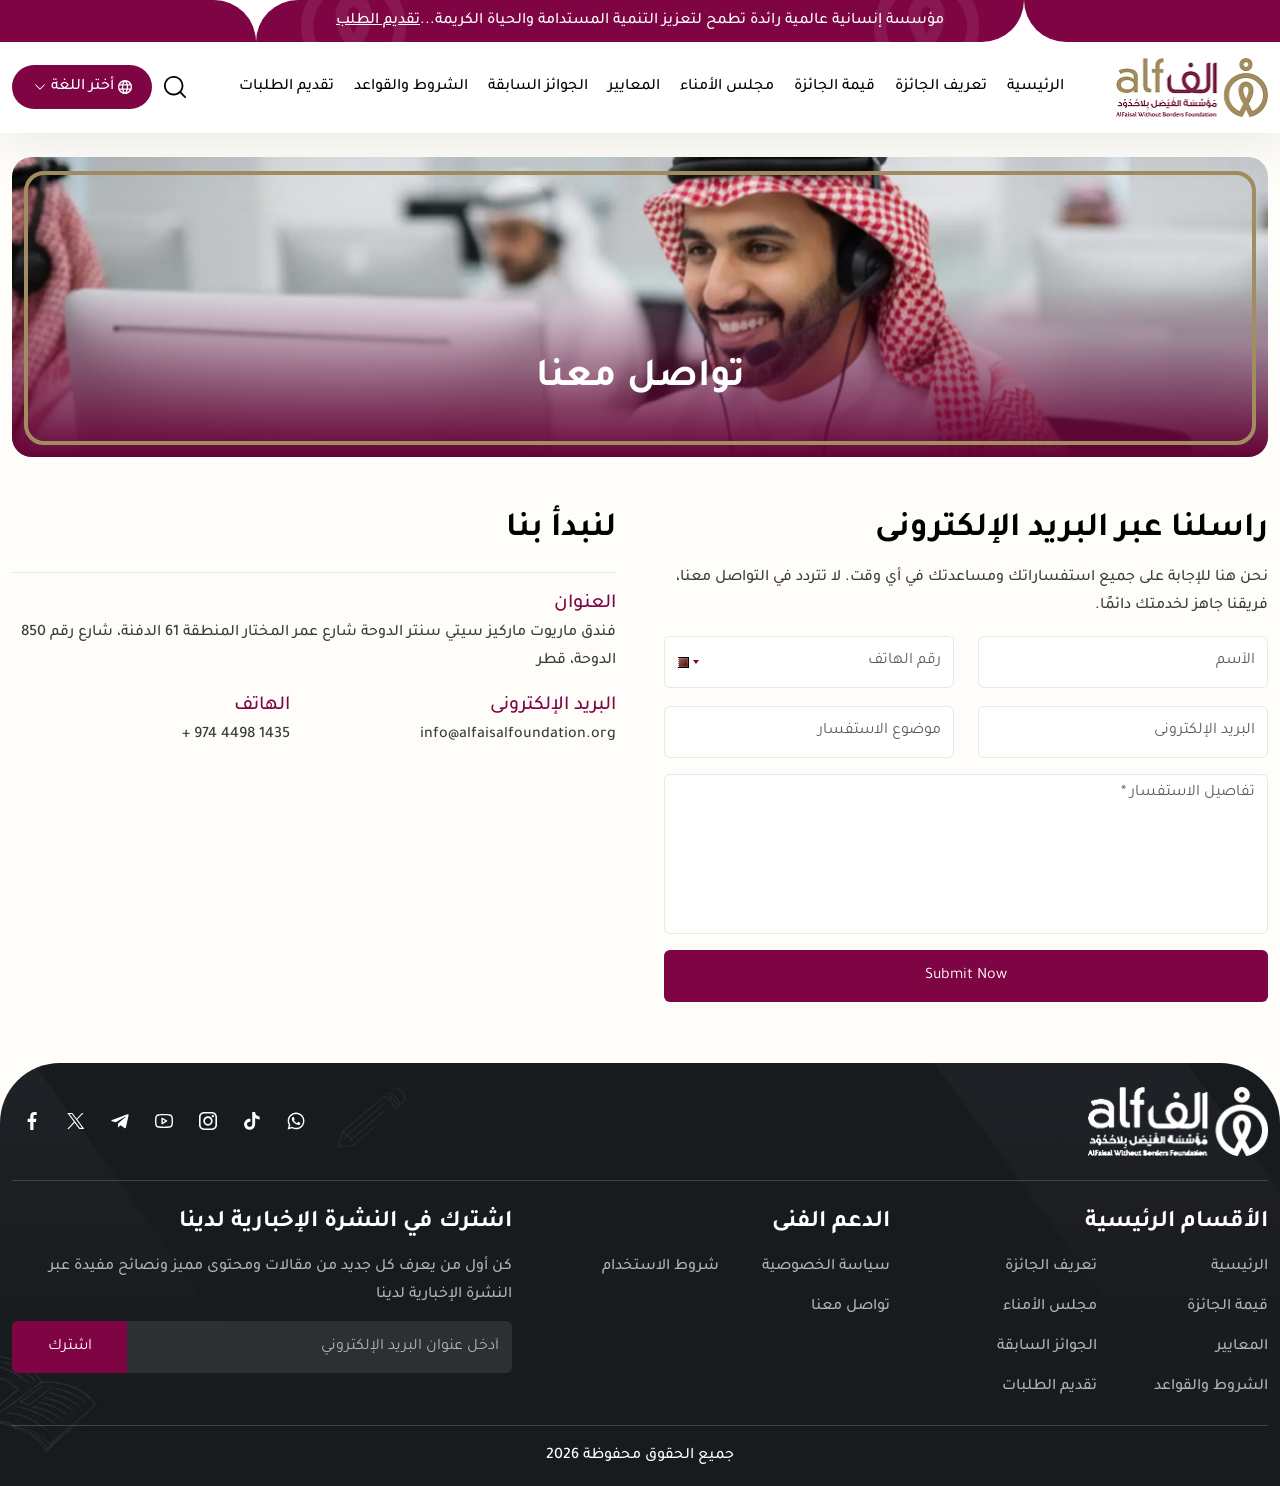
<file: contact.html>
<!DOCTYPE html>
<html lang="en">

<head>
    <meta charset="UTF-8">
    <meta name="viewport" content="width=device-width, initial-scale=1.0">
    <title>Al Faisal Foundation</title>
    <link rel="stylesheet" href="css/bootstrap.min.css">
    <link rel="stylesheet" href="css/home.css">
    <link rel="stylesheet" href="css/intlTelInput.css">
    <!-- <link rel="stylesheet" href="css/home-ltr.css"> -->
    <link rel="icon" href="images/favicon.png" type="image/png">
    <link href="https://fonts.googleapis.com/css2?family=Tajawal:wght@200;300;400;500;700;800;900&display=swap" rel="stylesheet">
</head>


<body>

    <header class="header">
        <div class="site-header">
            <div class="bg"></div>
            <div class="bgcenter">مؤسسة إنسانية عالمية رائدة تطمح لتعزيز التنمية المستدامة والحياة الكريمة...
                <a href="submit-application.html">تقديم الطلب</a></div>
            <div class="bg tow"></div>
        </div>
        <!-- End site-header -->
        <div class="container">
            <div class="logo">
                <a href="index.html" title="Al Faisal Foundation"> <img loading="lazy" src="images/logo.png" alt="Al Faisal Foundation"></a>
            </div>
            <!-- End logo -->
            <div class="burger" id="burger">
                <span class="burger-line"></span>
                <span class="burger-line"></span>
                <span class="burger-line"></span>
            </div>
            <!-- End burger -->
            <span class="overlay"></span>
            <nav class="navbar" id="navbar">
                <span class="cancel">
                    <svg width="10" height="10" viewBox="0 0 12 12"  xmlns="http://www.w3.org/2000/svg">
                        <path d="M6.66271 6.00002L11.8625 0.800231C12.0455 0.617161 12.0455 0.320349 11.8625 0.137303C11.6794 -0.0457441 11.3826 -0.0457675 11.1995 0.137303L5.99975 5.33709L0.799987 0.137303C0.616917 -0.0457675 0.320105 -0.0457675 0.137058 0.137303C-0.0459882 0.320373 -0.0460117 0.617185 0.137058 0.800231L5.33682 6L0.137058 11.1998C-0.0460117 11.3829 -0.0460117 11.6797 0.137058 11.8627C0.228582 11.9542 0.348558 12 0.468535 12C0.588511 12 0.708464 11.9542 0.800011 11.8627L5.99975 6.66295L11.1995 11.8627C11.291 11.9542 11.411 12 11.531 12C11.651 12 11.7709 11.9542 11.8625 11.8627C12.0455 11.6796 12.0455 11.3828 11.8625 11.1998L6.66271 6.00002Z" fill="#D1362A"></path>
                    </svg>
                </span>
                <div class="logo">
                    <a href="index.html" title="Al Faisal Foundation"> <img loading="lazy" src="images/logo.png" alt="Al Faisal Foundation"></a>
                </div>
                <!-- End logo -->

                <ul class="menu" id="menu">
                    <li class="menu-item">
                        <a class="menu-link" href="index.html" title="">الرئيسية</a>
                    </li>
                    <li class="menu-item">
                        <a class="menu-link" href="about.html" title="">تعريف الجائزة</a>
                    </li>
                    <li class="menu-item">
                        <a class="menu-link" href="prize-value.html" title="">     قيمة الجائزة </a>
                    </li>
                    <li class="menu-item">
                        <a class="menu-link" href="board-trustees.html" title="">  مجلس الأمناء </a>
                    </li>
                    <li class="menu-item">
                        <a class="menu-link" href="standards.html" title="">المعايير </a>
                    </li>
                    <li class="menu-item">
                        <a class="menu-link" href="previous-awards.html" title="">الجوائز السابقة </a>
                    </li>
                    <li class="menu-item">
                        <a class="menu-link" href="terms-rules.html" title="">الشروط والقواعد </a>
                    </li>
                    <li class="menu-item">
                        <a class="menu-link" href="submit-application.html" title="">  تقديم الطلبات </a>
                    </li>
                </ul>
            </nav>
            <div class="actions">
                <span class="searchicon" title="">
                            <svg version="1.1" id="Capa_1" xmlns="http://www.w3.org/2000/svg" xmlns:xlink="http://www.w3.org/1999/xlink" x="0px" y="0px" viewBox="0 0 512 512" style="enable-background:new 0 0 512 512;" xml:space="preserve">
                                <path d="M225.474,0C101.151,0,0,101.151,0,225.474c0,124.33,101.151,225.474,225.474,225.474 c124.33,0,225.474-101.144,225.474-225.474C450.948,101.151,349.804,0,225.474,0z M225.474,409.323 c-101.373,0-183.848-82.475-183.848-183.848S124.101,41.626,225.474,41.626s183.848,82.475,183.848,183.848 S326.847,409.323,225.474,409.323z"></path>
                                <path d="M505.902,476.472L386.574,357.144c-8.131-8.131-21.299-8.131-29.43,0c-8.131,8.124-8.131,21.306,0,29.43l119.328,119.328 c4.065,4.065,9.387,6.098,14.715,6.098c5.321,0,10.649-2.033,14.715-6.098C514.033,497.778,514.033,484.596,505.902,476.472z">    </path>
                            </svg>
                </span>
                <div class="language">
                    <p class="bottom">
                        <svg width="20" height="20" viewBox="0 0 20 20" xmlns="http://www.w3.org/2000/svg">
                                <path d="M10 20C8.6333 20 7.3417 19.7375 6.125 19.2125C4.9083 18.6875 3.8458 17.9708 2.9375 17.0625C2.0292 16.1542 1.3125 15.0917 0.787498 13.875C0.262498 12.6583 0 11.3667 0 10C0 8.6167 0.262498 7.3208 0.787498 6.1125C1.3125 4.9042 2.0292 3.8458 2.9375 2.9375C3.8458 2.0292 4.9083 1.3125 6.125 0.7875C7.3417 0.2625 8.6333 0 10 0C11.3833 0 12.6792 0.2625 13.8875 0.7875C15.0958 1.3125 16.1542 2.0292 17.0625 2.9375C17.9708 3.8458 18.6875 4.9042 19.2125 6.1125C19.7375 7.3208 20 8.6167 20 10C20 11.3667 19.7375 12.6583 19.2125 13.875C18.6875 15.0917 17.9708 16.1542 17.0625 17.0625C16.1542 17.9708 15.0958 18.6875 13.8875 19.2125C12.6792 19.7375 11.3833 20 10 20ZM10 17.95C10.4333 17.35 10.8083 16.725 11.125 16.075C11.4417 15.425 11.7 14.7333 11.9 14H8.1C8.3 14.7333 8.5583 15.425 8.875 16.075C9.1917 16.725 9.5667 17.35 10 17.95ZM7.4 17.55C7.1 17 6.8375 16.4292 6.6125 15.8375C6.3875 15.2458 6.2 14.6333 6.05 14H3.1C3.5833 14.8333 4.1875 15.5583 4.9125 16.175C5.6375 16.7917 6.4667 17.25 7.4 17.55ZM12.6 17.55C13.5333 17.25 14.3625 16.7917 15.0875 16.175C15.8125 15.5583 16.4167 14.8333 16.9 14H13.95C13.8 14.6333 13.6125 15.2458 13.3875 15.8375C13.1625 16.4292 12.9 17 12.6 17.55ZM2.25 12H5.65C5.6 11.6667 5.5625 11.3375 5.5375 11.0125C5.5125 10.6875 5.5 10.35 5.5 10C5.5 9.65 5.5125 9.3125 5.5375 8.9875C5.5625 8.6625 5.6 8.3333 5.65 8H2.25C2.1667 8.3333 2.1042 8.6625 2.0625 8.9875C2.0208 9.3125 2 9.65 2 10C2 10.35 2.0208 10.6875 2.0625 11.0125C2.1042 11.3375 2.1667 11.6667 2.25 12ZM7.65 12H12.35C12.4 11.6667 12.4375 11.3375 12.4625 11.0125C12.4875 10.6875 12.5 10.35 12.5 10C12.5 9.65 12.4875 9.3125 12.4625 8.9875C12.4375 8.6625 12.4 8.3333 12.35 8H7.65C7.6 8.3333 7.5625 8.6625 7.5375 8.9875C7.5125 9.3125 7.5 9.65 7.5 10C7.5 10.35 7.5125 10.6875 7.5375 11.0125C7.5625 11.3375 7.6 11.6667 7.65 12ZM14.35 12H17.75C17.8333 11.6667 17.8958 11.3375 17.9375 11.0125C17.9792 10.6875 18 10.35 18 10C18 9.65 17.9792 9.3125 17.9375 8.9875C17.8958 8.6625 17.8333 8.3333 17.75 8H14.35C14.4 8.3333 14.4375 8.6625 14.4625 8.9875C14.4875 9.3125 14.5 9.65 14.5 10C14.5 10.35 14.4875 10.6875 14.4625 11.0125C14.4375 11.3375 14.4 11.6667 14.35 12ZM13.95 6H16.9C16.4167 5.1667 15.8125 4.4417 15.0875 3.825C14.3625 3.2083 13.5333 2.75 12.6 2.45C12.9 3 13.1625 3.5708 13.3875 4.1625C13.6125 4.7542 13.8 5.3667 13.95 6ZM8.1 6H11.9C11.7 5.2667 11.4417 4.575 11.125 3.925C10.8083 3.275 10.4333 2.65 10 2.05C9.5667 2.65 9.1917 3.275 8.875 3.925C8.5583 4.575 8.3 5.2667 8.1 6ZM3.1 6H6.05C6.2 5.3667 6.3875 4.7542 6.6125 4.1625C6.8375 3.5708 7.1 3 7.4 2.45C6.4667 2.75 5.6375 3.2083 4.9125 3.825C4.1875 4.4417 3.5833 5.1667 3.1 6Z" fill=""></path>
                            </svg>
                        <span class="flextext">
                              أختر اللغة
                                <svg xmlns="http://www.w3.org/2000/svg" viewBox="0 0 24 24" fill="currentColor" aria-hidden="true" data-slot="icon" color="var(--token-4e9ee025-4d41-457f-b60b-4d48970c270e, rgb(128, 133, 143))" style="width: 100%; height: 100%;"><path fill-rule="evenodd" d="M12.53 16.28a.75.75 0 0 1-1.06 0l-7.5-7.5a.75.75 0 0 1 1.06-1.06L12 14.69l6.97-6.97a.75.75 0 1 1 1.06 1.06l-7.5 7.5Z" clip-rule="evenodd"></path></svg>
                            </span>
                    </p>
                    <!-- End language -->
                    <div class="showboxlanguage">
                        <a href="index.html" class="active"> العربية <svg version="1.1" id="Layer_1" xmlns="http://www.w3.org/2000/svg" xmlns:xlink="http://www.w3.org/1999/xlink" x="0px" y="0px" width="122.877px" height="101.052px" viewBox="0 0 122.877 101.052" enable-background="new 0 0 122.877 101.052" xml:space="preserve"><g><path d="M4.43,63.63c-2.869-2.755-4.352-6.42-4.427-10.11c-0.074-3.689,1.261-7.412,4.015-10.281 c2.752-2.867,6.417-4.351,10.106-4.425c3.691-0.076,7.412,1.255,10.283,4.012l24.787,23.851L98.543,3.989l1.768,1.349l-1.77-1.355 c0.141-0.183,0.301-0.339,0.479-0.466c2.936-2.543,6.621-3.691,10.223-3.495V0.018l0.176,0.016c3.623,0.24,7.162,1.85,9.775,4.766 c2.658,2.965,3.863,6.731,3.662,10.412h0.004l-0.016,0.176c-0.236,3.558-1.791,7.035-4.609,9.632l-59.224,72.09l0.004,0.004 c-0.111,0.141-0.236,0.262-0.372,0.368c-2.773,2.435-6.275,3.629-9.757,3.569c-3.511-0.061-7.015-1.396-9.741-4.016L4.43,63.63 L4.43,63.63z"></path></g></svg></a>
                        <a href="en/index.html">   الإنجليزية <svg version="1.1" id="Layer_1" xmlns="http://www.w3.org/2000/svg" xmlns:xlink="http://www.w3.org/1999/xlink" x="0px" y="0px" width="122.877px" height="101.052px" viewBox="0 0 122.877 101.052" enable-background="new 0 0 122.877 101.052" xml:space="preserve"><g><path d="M4.43,63.63c-2.869-2.755-4.352-6.42-4.427-10.11c-0.074-3.689,1.261-7.412,4.015-10.281 c2.752-2.867,6.417-4.351,10.106-4.425c3.691-0.076,7.412,1.255,10.283,4.012l24.787,23.851L98.543,3.989l1.768,1.349l-1.77-1.355 c0.141-0.183,0.301-0.339,0.479-0.466c2.936-2.543,6.621-3.691,10.223-3.495V0.018l0.176,0.016c3.623,0.24,7.162,1.85,9.775,4.766 c2.658,2.965,3.863,6.731,3.662,10.412h0.004l-0.016,0.176c-0.236,3.558-1.791,7.035-4.609,9.632l-59.224,72.09l0.004,0.004 c-0.111,0.141-0.236,0.262-0.372,0.368c-2.773,2.435-6.275,3.629-9.757,3.569c-3.511-0.061-7.015-1.396-9.741-4.016L4.43,63.63 L4.43,63.63z"></path></g></svg></a>
                    </div>
                    <!-- End showboxlanguage -->
                </div>
                <!-- End language -->

            </div>
            <!-- End actions -->
            <div class="showboxsearch">
                <form class="formsearch" action="#" method="">
                    <span class="cancel">
                            <svg width="14" height="14" viewBox="0 0 12 12" fill="none" xmlns="http://www.w3.org/2000/svg">
                              <path d="M6.66271 6.00002L11.8625 0.800231C12.0455 0.617161 12.0455 0.320349 11.8625 0.137303C11.6794 -0.0457441 11.3826 -0.0457675 11.1995 0.137303L5.99975 5.33709L0.799987 0.137303C0.616917 -0.0457675 0.320105 -0.0457675 0.137058 0.137303C-0.0459882 0.320373 -0.0460117 0.617185 0.137058 0.800231L5.33682 6L0.137058 11.1998C-0.0460117 11.3829 -0.0460117 11.6797 0.137058 11.8627C0.228582 11.9542 0.348558 12 0.468535 12C0.588511 12 0.708464 11.9542 0.800011 11.8627L5.99975 6.66295L11.1995 11.8627C11.291 11.9542 11.411 12 11.531 12C11.651 12 11.7709 11.9542 11.8625 11.8627C12.0455 11.6796 12.0455 11.3828 11.8625 11.1998L6.66271 6.00002Z" fill="#D1362A"></path>
                            </svg>
                          </span>
                    <input class="form-control" type="search" placeholder="بحث...">
                    <button class="btnsearch" type="submit">
                            <svg version="1.1" id="Capa_1" xmlns="http://www.w3.org/2000/svg" xmlns:xlink="http://www.w3.org/1999/xlink" x="0px" y="0px" viewBox="0 0 512 512" style="enable-background:new 0 0 512 512;" xml:space="preserve">
                            <path d="M225.474,0C101.151,0,0,101.151,0,225.474c0,124.33,101.151,225.474,225.474,225.474 c124.33,0,225.474-101.144,225.474-225.474C450.948,101.151,349.804,0,225.474,0z M225.474,409.323 c-101.373,0-183.848-82.475-183.848-183.848S124.101,41.626,225.474,41.626s183.848,82.475,183.848,183.848 S326.847,409.323,225.474,409.323z"></path>
                            <path d="M505.902,476.472L386.574,357.144c-8.131-8.131-21.299-8.131-29.43,0c-8.131,8.124-8.131,21.306,0,29.43l119.328,119.328 c4.065,4.065,9.387,6.098,14.715,6.098c5.321,0,10.649-2.033,14.715-6.098C514.033,497.778,514.033,484.596,505.902,476.472z">    </path>
                            </svg>
                        </button>
                </form>
            </div>
        </div>
        <!-- ENd container -->
    </header>
    <!-- End header -->

    <section class="hero-section">
        <div class="container">
            <div class="photo">
                <img loading="lazy" src="images/contact.jpg" alt="">
                <div class="contant">
                    <h1 class="title"> تواصل معنا </h1>
                </div>
            </div>
            <!-- End item -->
        </div>
    </section>
    <!-- End slider -->

    <section class="contact-item">
        <div class="container">
            <div class="item">
                <h2 class="title">راسلنا عبر البريد الإلكترونى</h2>
                <p class="mt-2"> نحن هنا للإجابة على جميع استفساراتك ومساعدتك في أي وقت. لا تتردد في التواصل معنا، فريقنا جاهز لخدمتك دائمًا.</p>
                <form action="">
                    <div class="row">
                        <div class="col-sm-6 field">
                            <input class="form-control" type="text" name="" placeholder="الأسم">
                        </div>
                        <!-- ENd field -->
                        <div class="col-sm-6 field">
                            <input class="mobile-number form-control" type="tel" placeholder="رقم الهاتف">
                        </div>
                        <!-- ENd field -->
                        <div class="col-sm-6 field">
                            <input class="form-control" type="text" name="" placeholder="البريد الإلكترونى">
                        </div>
                        <!-- ENd field -->
                        <div class="col-sm-6 field">
                            <input class="form-control" type="text" name="" placeholder="موضوع الاستفسار">
                        </div>
                        <!-- ENd field -->
                        <div class="col-sm-12 field">
                            <textarea class="form-control" name="" placeholder="تفاصيل الاستفسار *"></textarea>
                        </div>
                        <!-- ENd field -->
                        <div class="col-sm-12 field">
                            <button class="bottom" type="submit">Submit Now</button>
                        </div>
                        <!-- ENd field -->
                    </div>
                    <!-- End row -->
                </form>
            </div>
            <!-- item -->
            <div class="item">
                <h2 class="title">لنبدأ بنا</h2>
                <div class="information">
                    <div class="subitem">
                        <h4 class="title">العنوان</h4>
                        <p>فندق ماريوت ماركيز سيتي سنتر الدوحة شارع عمر المختار المنطقة 61 الدفنة، شارع رقم 850 الدوحة، قطر</p>
                    </div>
                    <div class="inner">
                        <div class="subitem">
                            <h4 class="title">البريد الإلكترونى</h4>
                            <a href="#">info@alfaisalfoundation.org</a>
                        </div>
                        <div class="subitem">
                            <h4 class="title">الهاتف</h4>
                            <a href="#">+ 974 4498 1435</a>
                        </div>
                    </div>
                </div>
                <!-- End information -->
                <div class="innermap">
                    <iframe src="https://www.google.com/maps/embed?pb=!1m14!1m8!1m3!1d7212.801747547816!2d51.5266851!3d25.3243259!3m2!1i1024!2i768!4f13.1!3m3!1m2!1s0x3e45c4b9003a3a21%3A0xf325069051fa6a80!2sMarriott%20Marquis%20City%20Center%20Doha%20Hotel!5e0!3m2!1sen!2sro!4v1569923166357!5m2!1sen!2sro"
                        allowfullscreen="" loading="lazy" referrerpolicy="no-referrer-when-downgrade"></iframe>
                </div>
            </div>
            <!-- item -->
        </div>
        <!-- End container -->
    </section>
    <!-- End contact-item -->

    <footer class="footer">
        <div class="container">
            <div class="subitem">
                <div class="logo"><img loading="lazy" src="images/logowight.png" alt="Al Faisal Foundation"></div>
                <nav class="social">
                    <a class="icon-facebook" href="#" target="_blank " title="Facebook">
                        <svg id="Bold " enable-background="new 0 0 24 24 " height="512 " viewBox="0 0 24 24 " width="512 " xmlns="http://www.w3.org/2000/svg ">
                            <path d="m15.997 3.985h2.191v-3.816c-.378-.052-1.678-.169-3.192-.169-3.159 0-5.323 1.987-5.323 5.639v3.361h-3.486v4.266h3.486v10.734h4.274v-10.733h3.345l.531-4.266h-3.877v-2.939c.001-1.233.333-2.077 2.051-2.077z "></path>
                        </svg>
                    </a>
                    <a class="icon-twitter" href="#" target="_blank " title="Twitter">
                        <svg xmlns="http://www.w3.org/2000/svg" width="20" height="19" viewBox="0 0 20 19">
                       <path d="M0.328568 0.568085L7.64408 10.3494L0.282471 18.3021H1.9394L8.38463 11.3393L13.592 18.3021H19.2302L11.503 7.97074L18.3551 0.568085H16.6982L10.7627 6.98053L5.96679 0.568085H0.328568ZM2.76517 1.78845H5.35533L16.7933 17.0818H14.2031L2.76517 1.78845Z"></path>
                      </svg>
                    </a>
                    <a class="icon-telegram" href="#" target="_blank " title="Telegram">
                        <svg xmlns="http://www.w3.org/2000/svg" width="23" height="19" viewBox="0 0 23 19" fill="none">
                          <path d="M9.07065 12.5706L8.70651 17.5775C9.22789 17.5775 9.45409 17.3568 9.72582 17.0947L12.1741 14.8133L17.25 18.4368C18.1796 18.9416 18.8362 18.6754 19.0858 17.6023L22.4169 2.38571C22.7148 1.04226 21.9217 0.518121 21.0141 0.846398L1.43614 8.15539C0.0995856 8.66159 0.120275 9.38711 1.20855 9.71677L6.21409 11.234L17.8403 4.14158C18.3865 3.78848 18.8845 3.98434 18.4748 4.33744L9.07065 12.5706Z" fill="white"></path>
                        </svg>
                    </a>
                    <a class="icon-youtube" href="#" target="_blank " title="Youtube">
                        <svg id="Layer_1 " enable-background="new 0 0 511.982 511.982 " height="512 " viewBox="0 0 511.982 511.982 " width="512 " xmlns="http://www.w3.org/2000/svg ">
                            <path d="m341.885 238.36-130-74c-6.188-3.524-13.787-3.488-19.946.091-6.158 3.581-9.947 10.167-9.947 17.29v148c0 7.123 3.789 13.709 9.947 17.29 6.159 3.58 13.757 3.616 19.946.091l130-74c13.396-7.478 13.392-27.287 0-34.762zm-119.894
                            56.984v-79.205l69.571 39.603zm282.306-145.855c-6.503-45.918-43.306-81.146-89.5-85.668-36.489-3.572-93.661-7.83-158.806-7.83s-122.316 4.258-158.806 7.83c-46.194 4.521-82.997 39.75-89.5 85.667-10.247 72.73-10.247 140.276 0 213.005
                            6.503 45.918 43.306 81.146 89.5 85.668 36.489 3.572 93.661 7.83 158.806 7.83s122.316-4.258 158.806-7.83c46.194-4.521 82.997-39.75 89.5-85.667 10.247-72.73 10.247-140.276 0-213.005zm-39.606 207.397c-3.906 27.584-26.025 48.747-53.791
                            51.465-35.604 3.486-91.379 7.641-154.909 7.641s-119.306-4.154-154.909-7.641c-27.766-2.718-49.885-23.881-53.791-51.466-4.844-34.203-7.3-68.148-7.3-100.894s2.456-66.69 7.3-100.895c3.906-27.584 26.025-48.747 53.791-51.465 35.604-3.486
                            91.379-7.641 154.909-7.641s119.306 4.154 154.909 7.641c27.766 2.718 49.885 23.881 53.791 51.466 9.722 69.018 9.722 132.771 0 201.789z "></path>
                        </svg>
                    </a>
                    <a class="icon-instagram" href="#" target="_blank " title="Instagram">
                        <svg width="20 " height="20 " viewBox="0 0 20 20 " xmlns="http://www.w3.org/2000/svg ">
                        <path d="M14.4805 0H5.51913C2.47588 0 0 2.476 0 5.51924V14.4806C0 17.524 2.47588 19.9999 5.51913 19.9999H14.4805C17.524 19.9999 19.9999 17.5239 19.9999 14.4806V5.51924C20 2.476 17.524 0 14.4805 0ZM18.2255 14.4806C18.2255 16.5455
                            16.5455 18.2254 14.4806 18.2254H5.51913C3.45433 18.2255 1.77449 16.5455 1.77449 14.4806V5.51924C1.77449 3.45445 3.45433 1.77449 5.51913 1.77449H14.4805C16.5454 1.77449 18.2254 3.45445 18.2254 5.51924V14.4806H18.2255Z "></path>
                        <path d="M10.0001 4.84668C7.15848 4.84668 4.84668 7.15848 4.84668 10.0001C4.84668 12.8417 7.15848 15.1534 10.0001 15.1534C12.8418 15.1534 15.1536 12.8417 15.1536 10.0001C15.1536 7.15848 12.8418 4.84668 10.0001 4.84668ZM10.0001
                            13.3788C8.13705 13.3788 6.62117 11.8631 6.62117 10C6.62117 8.13681 8.13693 6.62105 10.0001 6.62105C11.8634 6.62105 13.3791 8.13681 13.3791 10C13.3791 11.8631 11.8632 13.3788 10.0001 13.3788Z "></path>
                        <path d="M15.3696 3.3418C15.0278 3.3418 14.6919 3.48021 14.4505 3.72272C14.2078 3.96405 14.0684 4.30002 14.0684 4.64309C14.0684 4.98509 14.208 5.32094 14.4505 5.56345C14.6918 5.80478 15.0278 5.94438 15.3696 5.94438C15.7127 5.94438
                            16.0475 5.80478 16.29 5.56345C16.5325 5.32094 16.6709 4.98497 16.6709 4.64309C16.6709 4.30002 16.5325 3.96405 16.29 3.72272C16.0487 3.48021 15.7127 3.3418 15.3696 3.3418Z "></path>
                        </svg>
                    </a>
                    <a class="icon-tiktok" href="#" target="_blank " title="TikTok">
                        <svg xmlns="http://www.w3.org/2000/svg" width="19" height="21" viewBox="0 0 19 21">
                          <path d="M15.2509 4.22836C14.2481 3.47112 13.5267 2.36077 13.2729 1.08353C13.2095 0.766283 13.1764 0.440764 13.1722 0.105591H9.79989V9.32217L9.79568 14.3705C9.79568 15.7208 8.91711 16.8656 7.69918 17.267C7.3447 17.3843 6.9626 17.4394 6.56535 17.4187C6.05777 17.3912 5.5819 17.2367 5.16811 16.9898C4.28948 16.4643 3.69228 15.5098 3.67573 14.4174C3.6509 12.7111 5.03016 11.3194 6.73499 11.3194C7.07292 11.3194 7.39568 11.3746 7.69775 11.4739V8.04906C7.37913 8.00217 7.05367 7.97734 6.72539 7.97734C4.85918 7.97734 3.11295 8.75389 1.86605 10.1511C0.922602 11.2077 0.357056 12.5553 0.26878 13.9677C0.154297 15.8243 0.834285 17.5898 2.15153 18.8919C2.34463 19.0822 2.5488 19.2601 2.76121 19.4243C3.89087 20.2932 5.2716 20.7636 6.72539 20.7636C7.05367 20.7636 7.37913 20.7401 7.69775 20.6919C9.05637 20.4919 10.3102 19.8698 11.2992 18.8919C12.5157 17.6905 13.1861 16.0946 13.1944 14.398L13.1764 6.85871C13.7558 7.30561 14.3902 7.67665 15.0716 7.96217C16.1295 8.41044 17.2509 8.63665 18.4068 8.63527V5.27664L18.3971 5.27802C17.2164 5.27802 16.1267 4.88767 15.2522 4.22698L15.2509 4.22836Z"></path>
                       </svg>
                    </a>
                    <a class="icon-whatsapp" href="#" target="_blank " title="Whatsapp">
                        <svg width="20 " height="20 " viewBox="0 0 20 20 " xmlns="http://www.w3.org/2000/svg ">
                            <path fill-rule="evenodd " clip-rule="evenodd " d="M16.6319 3.34007C14.8778 1.58386 12.5449 0.616264 10.0596 0.615234C4.93836 0.615234 0.770424 4.78306 0.768364 9.90566C0.767677 11.5432 1.19546 13.1417 2.00856 14.5507L0.69043
                            19.3652L5.61585 18.0732C6.97301 18.8135 8.50091 19.2036 10.0558 19.2041H10.0597C15.1804 19.2041 19.3488 15.0359 19.3507 9.9131C19.3517 7.43042 18.3862 5.09617 16.6319 3.34007ZM10.0596 17.635H10.0564C8.67074 17.6344 7.31175 17.262
                            6.12592 16.5586L5.84405 16.3911L2.92123 17.1579L3.70137 14.3082L3.51769 14.016C2.74464 12.7865 2.33643 11.3654 2.33712 9.90623C2.33872 5.64846 5.80308 2.18445 10.0627 2.18445C12.1254 2.18513 14.0643 2.98943 15.5223 4.44912C16.9803
                            5.90881 17.7828 7.84904 17.7821 9.91253C17.7802 14.1706 14.3161 17.635 10.0596 17.635ZM14.2955 11.8513C14.0634 11.735 12.922 11.1736 12.7091 11.096C12.4965 11.0185 12.3415 10.9799 12.1869 11.2122C12.0321 11.4445 11.5873 11.9675
                            11.4518 12.1224C11.3163 12.2773 11.181 12.2968 10.9488 12.1805C10.7166 12.0644 9.96861 11.8191 9.08181 11.0282C8.39173 10.4126 7.92584 9.6524 7.79034 9.42009C7.65508 9.18754 7.7892 9.07402 7.8922 8.9463C8.14351 8.63422 8.39516
                            8.30704 8.47253 8.1522C8.55 7.99724 8.51121 7.86163 8.45307 7.74547C8.39516 7.62932 7.93088 6.48662 7.73747 6.02165C7.54887 5.56915 7.35764 5.63026 7.21505 5.62317C7.07978 5.61642 6.92494 5.61504 6.7701 5.61504C6.61538 5.61504
                            6.36384 5.67306 6.15098 5.90561C5.93823 6.13804 5.33856 6.6996 5.33856 7.84229C5.33856 8.98498 6.17043 10.0889 6.28648 10.2438C6.40252 10.3988 7.92355 12.7437 10.2523 13.7492C10.8062 13.9886 11.2386 14.1313 11.5758 14.2383C12.132
                            14.415 12.6379 14.39 13.038 14.3303C13.4841 14.2636 14.4114 13.7686 14.6051 13.2264C14.7985 12.6841 14.7985 12.2193 14.7403 12.1224C14.6824 12.0256 14.5276 11.9675 14.2955 11.8513Z "></path>
                        </svg>
                    </a>
                    <!-- <a class="icon-snapchat" href="#" target="_blank " title="Snapchat">
                        <svg xmlns="http://www.w3.org/2000/svg" width="20" height="21" viewBox="0 0 20 21">
                          <path d="M19.4118 15.6792C16.026 14.0203 15.4862 11.459 15.4622 11.269C15.4333 11.0389 15.4003 10.858 15.6511 10.6239C15.893 10.3977 16.9661 9.72544 17.2638 9.51511C17.7559 9.16682 17.9727 8.8191 17.813 8.39165C17.7013 8.09595 17.4292 7.98456 17.1427 7.98456C17.0522 7.98483 16.9621 7.99508 16.8738 8.01509C16.3331 8.13382 15.808 8.40805 15.5042 8.48212C15.4676 8.49165 15.4301 8.49676 15.3925 8.49738C15.2304 8.49738 15.169 8.42445 15.1846 8.22712C15.2227 7.62891 15.3031 6.46135 15.2098 5.37067C15.0818 3.87007 14.6036 3.12657 14.0367 2.46899C13.7624 2.15011 12.4887 0.780121 10.0308 0.780121C7.57285 0.780121 6.30087 2.15011 6.02826 2.46504C5.45959 3.12261 4.98196 3.86612 4.85516 5.36671C4.76186 6.45739 4.84565 7.62439 4.88029 8.22316C4.89146 8.41087 4.83448 8.49343 4.67248 8.49343C4.63478 8.49276 4.59728 8.48765 4.56076 8.47816C4.25743 8.40409 3.73233 8.12987 3.19158 8.01113C3.10337 7.99112 3.01328 7.98087 2.92287 7.9806C2.63519 7.9806 2.36425 8.09369 2.25253 8.38769C2.09278 8.81514 2.30839 9.16286 2.80221 9.51117C3.09997 9.7215 4.17307 10.3932 4.41496 10.6199C4.66523 10.854 4.63282 11.0349 4.60378 11.2651C4.57975 11.4579 4.03957 14.0192 0.654318 15.6752C0.456007 15.7724 0.118599 15.9784 0.713532 16.3108C1.64755 16.8331 2.26929 16.7773 2.7525 17.0922C3.16253 17.3596 2.92009 17.9363 3.21839 18.1444C3.58485 18.4004 4.66801 18.1262 6.06737 18.5938C7.24047 18.9851 7.95328 20.0905 10.0336 20.0905C12.1139 20.0905 12.8474 18.98 13.9998 18.5938C15.3963 18.1262 16.4817 18.4004 16.8487 18.1444C17.1465 17.9363 16.9046 17.3596 17.3147 17.0922C17.7978 16.7773 18.4191 16.8331 19.3536 16.3108C19.9475 15.9822 19.61 15.7764 19.4118 15.6792Z"></path>
                       </svg>
                    </a> -->
                </nav>
            </div>
            <!-- End subitem -->
            <div class="rowbox">
                <div class="item">
                    <h6 class="title">الأقسام الرئيسية </h6>
                    <nav class="navmenu">
                        <a href="index.html" title="">الرئيسية</a>
                        <a href="about.html" title="">تعريف الجائزة</a>
                        <a href="prize-value.html" title="">     قيمة الجائزة </a>
                        <a href="board-trustees.html" title="">  مجلس الأمناء </a>
                        <a href="standards.html" title="">المعايير </a>
                        <a href="previous-awards.html" title="">الجوائز السابقة </a>
                        <a href="terms-rules.html" title="">الشروط والقواعد </a>
                        <a href="submit-application.html" title="">  تقديم الطلبات </a>
                    </nav>
                </div>
                <!-- End item -->
                <div class="item">
                    <h6 class="title"> الدعم الفنى </h6>
                    <nav class="navmenu">
                        <a href="privacy-policy.html" title="">سياسة الخصوصية</a>
                        <a href="terms-use.html" title="">  شروط الاستخدام</a>
                        <a href="contact.html" title="">    تواصل معنا </a>
                    </nav>
                </div>
                <!-- End item -->
                <div class="item">
                    <h6 class="title">اشترك في النشرة الإخبارية لدينا</h6>
                    <p>كن أول من يعرف كل جديد من مقالات ومحتوى مميز ونصائح مفيدة عبر النشرة الإخبارية لدينا</p>
                    <form class="formsearch" action="#" method="">
                        <input class="form-control" type="email" placeholder="أدخل عنوان البريد الإلكتروني">
                        <button class="bottom" type="submit">اشترك  </button>
                    </form>
                </div>
                <!-- End item -->
            </div>
            <div class="copyright">
                <p> جميع الحقوق محفوظة 2026</p>
            </div>
            <!-- End copyright -->
        </div>
        <span class="scrollTopBtn">
            <svg width="12" height="12" viewBox="0 0 12 12" xmlns="http://www.w3.org/2000/svg">
            <path d="M2.89638 6.3293L8.44673 11.8643C8.62858 12.0455 8.923 12.0452 9.10455 11.8634C9.28595 11.6815 9.28548 11.3869 9.10361 11.2055L3.88363 5.99998L9.1038 0.794442C9.28565 0.613036 9.28612 0.318639 9.10474 0.136765C9.01373 0.0455932 8.8945 7.59915e-06 8.77528 7.58873e-06C8.65635 7.57833e-06 8.5376 0.045288 8.44675 0.135827L2.89638 5.67069C2.80879 5.75783 2.75964 5.87642 2.75964 5.99998C2.75964 6.12354 2.80893 6.242 2.89638 6.3293Z"></path>
          </svg>
        </span>
        <!-- End scrollTopBtn -->
    </footer>
    <!-- End footer -->

    <script src="js/jquery.js"></script>
    <script src="js/bootstrap.min.js"></script>
    <script src="js/slick.min.js"></script>
    <script src="js/intlTelInput.js"></script>
    <script src="js/plugin.js"></script>

</body>

</html>
</file>
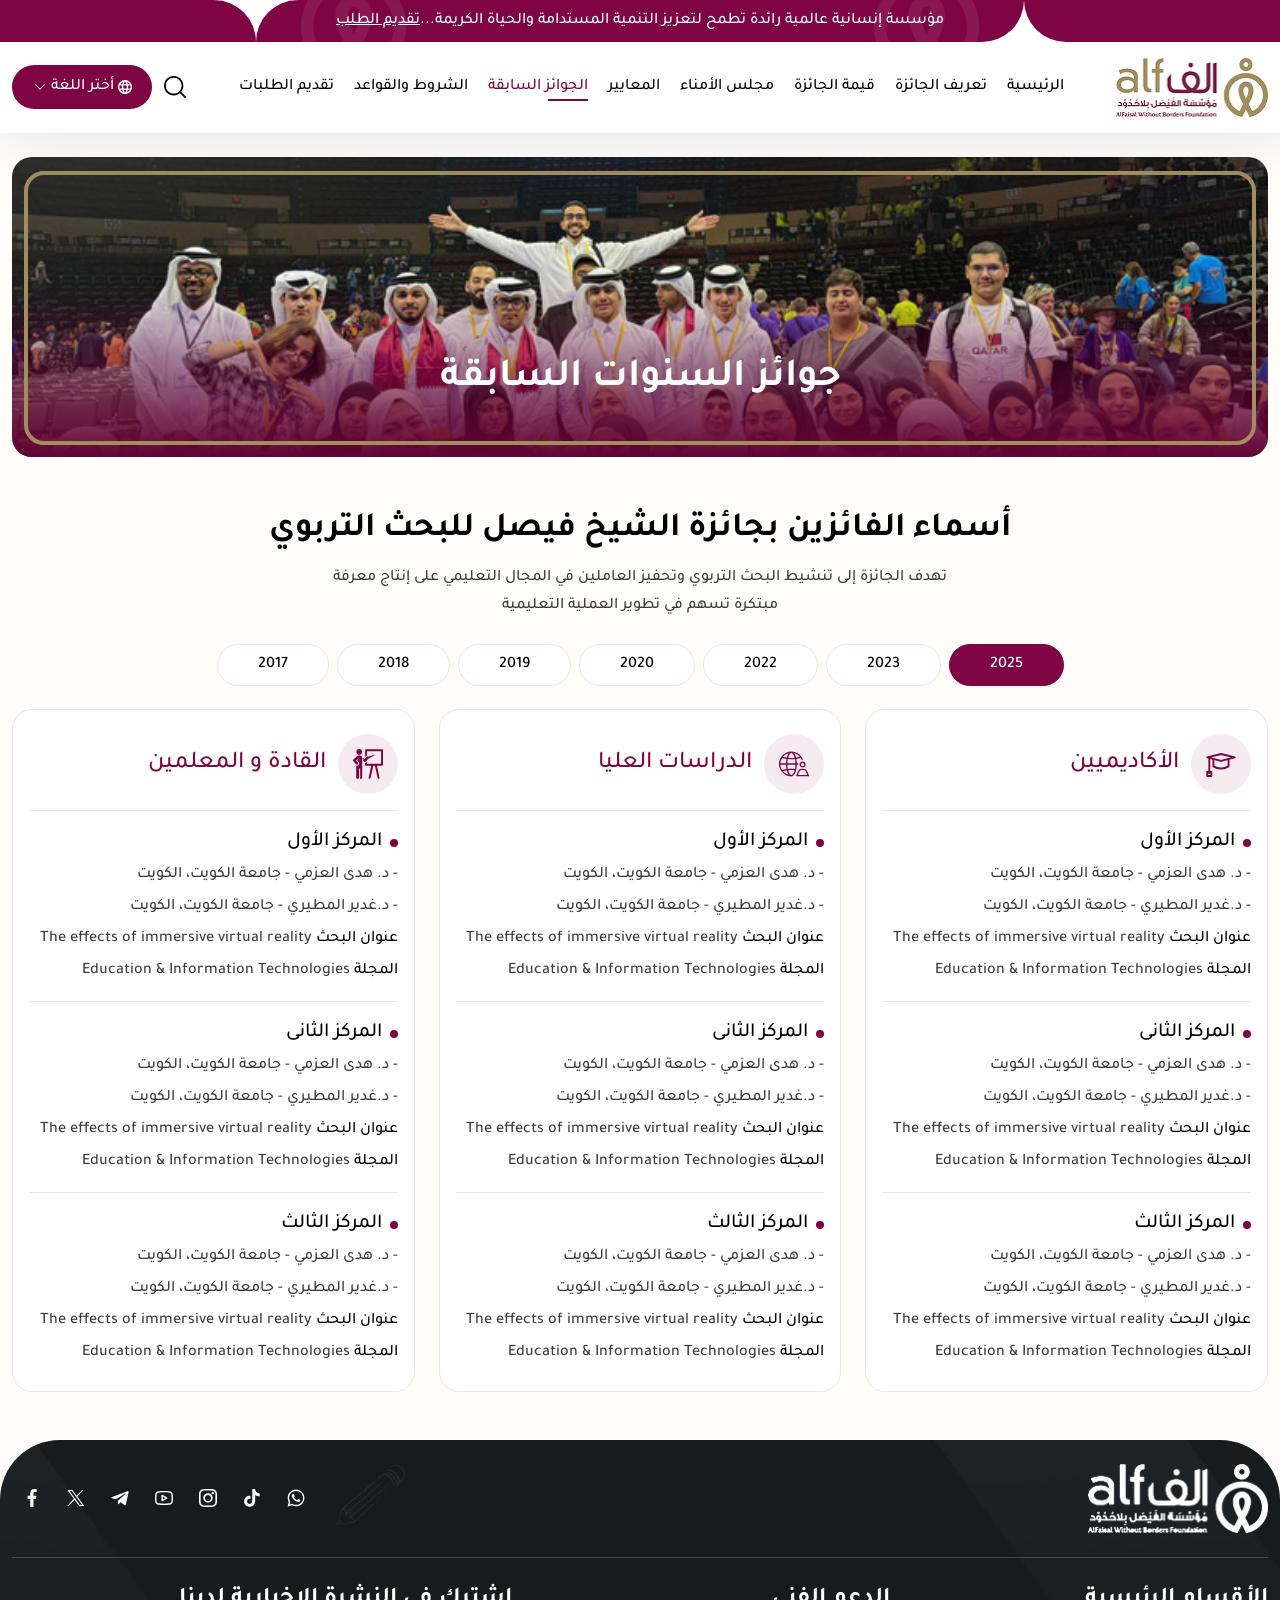
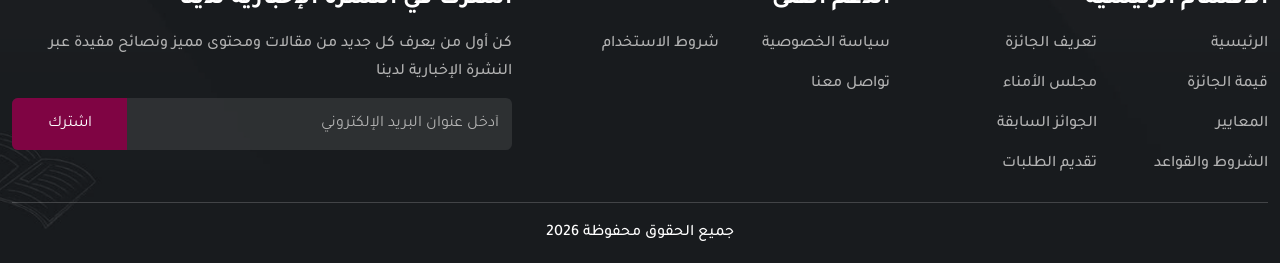
<file: previous-awards.html>
<!DOCTYPE html>
<html lang="en">

<head>
    <meta charset="UTF-8">
    <meta name="viewport" content="width=device-width, initial-scale=1.0">
    <title>Al Faisal Foundation</title>
    <link rel="stylesheet" href="css/bootstrap.min.css">
    <link rel="stylesheet" href="css/home.css">
    <link rel="stylesheet" href="css/intlTelInput.css">
    <!-- <link rel="stylesheet" href="css/home-ltr.css"> -->
    <link rel="icon" href="images/favicon.png" type="image/png">
    <link href="https://fonts.googleapis.com/css2?family=Tajawal:wght@200;300;400;500;700;800;900&display=swap" rel="stylesheet">
</head>


<body>

    <header class="header">
        <div class="site-header">
            <div class="bg"></div>
            <div class="bgcenter">مؤسسة إنسانية عالمية رائدة تطمح لتعزيز التنمية المستدامة والحياة الكريمة...
                <a href="submit-application.html">تقديم الطلب</a></div>
            <div class="bg tow"></div>
        </div>
        <!-- End site-header -->
        <div class="container">
            <div class="logo">
                <a href="index.html" title="Al Faisal Foundation"> <img loading="lazy" src="images/logo.png" alt="Al Faisal Foundation"></a>
            </div>
            <!-- End logo -->
            <div class="burger" id="burger">
                <span class="burger-line"></span>
                <span class="burger-line"></span>
                <span class="burger-line"></span>
            </div>
            <!-- End burger -->
            <span class="overlay"></span>
            <nav class="navbar" id="navbar">
                <span class="cancel">
                    <svg width="10" height="10" viewBox="0 0 12 12"  xmlns="http://www.w3.org/2000/svg">
                        <path d="M6.66271 6.00002L11.8625 0.800231C12.0455 0.617161 12.0455 0.320349 11.8625 0.137303C11.6794 -0.0457441 11.3826 -0.0457675 11.1995 0.137303L5.99975 5.33709L0.799987 0.137303C0.616917 -0.0457675 0.320105 -0.0457675 0.137058 0.137303C-0.0459882 0.320373 -0.0460117 0.617185 0.137058 0.800231L5.33682 6L0.137058 11.1998C-0.0460117 11.3829 -0.0460117 11.6797 0.137058 11.8627C0.228582 11.9542 0.348558 12 0.468535 12C0.588511 12 0.708464 11.9542 0.800011 11.8627L5.99975 6.66295L11.1995 11.8627C11.291 11.9542 11.411 12 11.531 12C11.651 12 11.7709 11.9542 11.8625 11.8627C12.0455 11.6796 12.0455 11.3828 11.8625 11.1998L6.66271 6.00002Z" fill="#D1362A"></path>
                    </svg>
                </span>
                <div class="logo">
                    <a href="index.html" title="Al Faisal Foundation"> <img loading="lazy" src="images/logo.png" alt="Al Faisal Foundation"></a>
                </div>
                <!-- End logo -->

                <ul class="menu" id="menu">
                    <li class="menu-item">
                        <a class="menu-link" href="index.html" title="">الرئيسية</a>
                    </li>
                    <li class="menu-item ">
                        <a class="menu-link" href="about.html" title="">تعريف الجائزة</a>
                    </li>
                    <li class="menu-item">
                        <a class="menu-link" href="prize-value.html" title="">     قيمة الجائزة </a>
                    </li>
                    <li class="menu-item">
                        <a class="menu-link" href="board-trustees.html" title="">  مجلس الأمناء </a>
                    </li>
                    <li class="menu-item">
                        <a class="menu-link" href="standards.html" title="">المعايير </a>
                    </li>
                    <li class="menu-item activelink">
                        <a class="menu-link" href="previous-awards.html" title="">الجوائز السابقة </a>
                    </li>
                    <li class="menu-item">
                        <a class="menu-link" href="terms-rules.html" title="">الشروط والقواعد </a>
                    </li>
                    <li class="menu-item">
                        <a class="menu-link" href="submit-application.html" title="">  تقديم الطلبات </a>
                    </li>
                </ul>
            </nav>
            <div class="actions">
                <span class="searchicon" title="">
                            <svg version="1.1" id="Capa_1" xmlns="http://www.w3.org/2000/svg" xmlns:xlink="http://www.w3.org/1999/xlink" x="0px" y="0px" viewBox="0 0 512 512" style="enable-background:new 0 0 512 512;" xml:space="preserve">
                                <path d="M225.474,0C101.151,0,0,101.151,0,225.474c0,124.33,101.151,225.474,225.474,225.474 c124.33,0,225.474-101.144,225.474-225.474C450.948,101.151,349.804,0,225.474,0z M225.474,409.323 c-101.373,0-183.848-82.475-183.848-183.848S124.101,41.626,225.474,41.626s183.848,82.475,183.848,183.848 S326.847,409.323,225.474,409.323z"></path>
                                <path d="M505.902,476.472L386.574,357.144c-8.131-8.131-21.299-8.131-29.43,0c-8.131,8.124-8.131,21.306,0,29.43l119.328,119.328 c4.065,4.065,9.387,6.098,14.715,6.098c5.321,0,10.649-2.033,14.715-6.098C514.033,497.778,514.033,484.596,505.902,476.472z">    </path>
                            </svg>
                </span>
                <div class="language">
                    <p class="bottom">
                        <svg width="20" height="20" viewBox="0 0 20 20" xmlns="http://www.w3.org/2000/svg">
                                <path d="M10 20C8.6333 20 7.3417 19.7375 6.125 19.2125C4.9083 18.6875 3.8458 17.9708 2.9375 17.0625C2.0292 16.1542 1.3125 15.0917 0.787498 13.875C0.262498 12.6583 0 11.3667 0 10C0 8.6167 0.262498 7.3208 0.787498 6.1125C1.3125 4.9042 2.0292 3.8458 2.9375 2.9375C3.8458 2.0292 4.9083 1.3125 6.125 0.7875C7.3417 0.2625 8.6333 0 10 0C11.3833 0 12.6792 0.2625 13.8875 0.7875C15.0958 1.3125 16.1542 2.0292 17.0625 2.9375C17.9708 3.8458 18.6875 4.9042 19.2125 6.1125C19.7375 7.3208 20 8.6167 20 10C20 11.3667 19.7375 12.6583 19.2125 13.875C18.6875 15.0917 17.9708 16.1542 17.0625 17.0625C16.1542 17.9708 15.0958 18.6875 13.8875 19.2125C12.6792 19.7375 11.3833 20 10 20ZM10 17.95C10.4333 17.35 10.8083 16.725 11.125 16.075C11.4417 15.425 11.7 14.7333 11.9 14H8.1C8.3 14.7333 8.5583 15.425 8.875 16.075C9.1917 16.725 9.5667 17.35 10 17.95ZM7.4 17.55C7.1 17 6.8375 16.4292 6.6125 15.8375C6.3875 15.2458 6.2 14.6333 6.05 14H3.1C3.5833 14.8333 4.1875 15.5583 4.9125 16.175C5.6375 16.7917 6.4667 17.25 7.4 17.55ZM12.6 17.55C13.5333 17.25 14.3625 16.7917 15.0875 16.175C15.8125 15.5583 16.4167 14.8333 16.9 14H13.95C13.8 14.6333 13.6125 15.2458 13.3875 15.8375C13.1625 16.4292 12.9 17 12.6 17.55ZM2.25 12H5.65C5.6 11.6667 5.5625 11.3375 5.5375 11.0125C5.5125 10.6875 5.5 10.35 5.5 10C5.5 9.65 5.5125 9.3125 5.5375 8.9875C5.5625 8.6625 5.6 8.3333 5.65 8H2.25C2.1667 8.3333 2.1042 8.6625 2.0625 8.9875C2.0208 9.3125 2 9.65 2 10C2 10.35 2.0208 10.6875 2.0625 11.0125C2.1042 11.3375 2.1667 11.6667 2.25 12ZM7.65 12H12.35C12.4 11.6667 12.4375 11.3375 12.4625 11.0125C12.4875 10.6875 12.5 10.35 12.5 10C12.5 9.65 12.4875 9.3125 12.4625 8.9875C12.4375 8.6625 12.4 8.3333 12.35 8H7.65C7.6 8.3333 7.5625 8.6625 7.5375 8.9875C7.5125 9.3125 7.5 9.65 7.5 10C7.5 10.35 7.5125 10.6875 7.5375 11.0125C7.5625 11.3375 7.6 11.6667 7.65 12ZM14.35 12H17.75C17.8333 11.6667 17.8958 11.3375 17.9375 11.0125C17.9792 10.6875 18 10.35 18 10C18 9.65 17.9792 9.3125 17.9375 8.9875C17.8958 8.6625 17.8333 8.3333 17.75 8H14.35C14.4 8.3333 14.4375 8.6625 14.4625 8.9875C14.4875 9.3125 14.5 9.65 14.5 10C14.5 10.35 14.4875 10.6875 14.4625 11.0125C14.4375 11.3375 14.4 11.6667 14.35 12ZM13.95 6H16.9C16.4167 5.1667 15.8125 4.4417 15.0875 3.825C14.3625 3.2083 13.5333 2.75 12.6 2.45C12.9 3 13.1625 3.5708 13.3875 4.1625C13.6125 4.7542 13.8 5.3667 13.95 6ZM8.1 6H11.9C11.7 5.2667 11.4417 4.575 11.125 3.925C10.8083 3.275 10.4333 2.65 10 2.05C9.5667 2.65 9.1917 3.275 8.875 3.925C8.5583 4.575 8.3 5.2667 8.1 6ZM3.1 6H6.05C6.2 5.3667 6.3875 4.7542 6.6125 4.1625C6.8375 3.5708 7.1 3 7.4 2.45C6.4667 2.75 5.6375 3.2083 4.9125 3.825C4.1875 4.4417 3.5833 5.1667 3.1 6Z" fill=""></path>
                            </svg>
                        <span class="flextext">
                              أختر اللغة
                                <svg xmlns="http://www.w3.org/2000/svg" viewBox="0 0 24 24" fill="currentColor" aria-hidden="true" data-slot="icon" color="var(--token-4e9ee025-4d41-457f-b60b-4d48970c270e, rgb(128, 133, 143))" style="width: 100%; height: 100%;"><path fill-rule="evenodd" d="M12.53 16.28a.75.75 0 0 1-1.06 0l-7.5-7.5a.75.75 0 0 1 1.06-1.06L12 14.69l6.97-6.97a.75.75 0 1 1 1.06 1.06l-7.5 7.5Z" clip-rule="evenodd"></path></svg>
                            </span>
                    </p>
                    <!-- End language -->
                    <div class="showboxlanguage">
                        <a href="index.html" class="active"> العربية <svg version="1.1" id="Layer_1" xmlns="http://www.w3.org/2000/svg" xmlns:xlink="http://www.w3.org/1999/xlink" x="0px" y="0px" width="122.877px" height="101.052px" viewBox="0 0 122.877 101.052" enable-background="new 0 0 122.877 101.052" xml:space="preserve"><g><path d="M4.43,63.63c-2.869-2.755-4.352-6.42-4.427-10.11c-0.074-3.689,1.261-7.412,4.015-10.281 c2.752-2.867,6.417-4.351,10.106-4.425c3.691-0.076,7.412,1.255,10.283,4.012l24.787,23.851L98.543,3.989l1.768,1.349l-1.77-1.355 c0.141-0.183,0.301-0.339,0.479-0.466c2.936-2.543,6.621-3.691,10.223-3.495V0.018l0.176,0.016c3.623,0.24,7.162,1.85,9.775,4.766 c2.658,2.965,3.863,6.731,3.662,10.412h0.004l-0.016,0.176c-0.236,3.558-1.791,7.035-4.609,9.632l-59.224,72.09l0.004,0.004 c-0.111,0.141-0.236,0.262-0.372,0.368c-2.773,2.435-6.275,3.629-9.757,3.569c-3.511-0.061-7.015-1.396-9.741-4.016L4.43,63.63 L4.43,63.63z"></path></g></svg></a>
                        <a href="en/index.html">   الإنجليزية <svg version="1.1" id="Layer_1" xmlns="http://www.w3.org/2000/svg" xmlns:xlink="http://www.w3.org/1999/xlink" x="0px" y="0px" width="122.877px" height="101.052px" viewBox="0 0 122.877 101.052" enable-background="new 0 0 122.877 101.052" xml:space="preserve"><g><path d="M4.43,63.63c-2.869-2.755-4.352-6.42-4.427-10.11c-0.074-3.689,1.261-7.412,4.015-10.281 c2.752-2.867,6.417-4.351,10.106-4.425c3.691-0.076,7.412,1.255,10.283,4.012l24.787,23.851L98.543,3.989l1.768,1.349l-1.77-1.355 c0.141-0.183,0.301-0.339,0.479-0.466c2.936-2.543,6.621-3.691,10.223-3.495V0.018l0.176,0.016c3.623,0.24,7.162,1.85,9.775,4.766 c2.658,2.965,3.863,6.731,3.662,10.412h0.004l-0.016,0.176c-0.236,3.558-1.791,7.035-4.609,9.632l-59.224,72.09l0.004,0.004 c-0.111,0.141-0.236,0.262-0.372,0.368c-2.773,2.435-6.275,3.629-9.757,3.569c-3.511-0.061-7.015-1.396-9.741-4.016L4.43,63.63 L4.43,63.63z"></path></g></svg></a>
                    </div>
                    <!-- End showboxlanguage -->
                </div>
                <!-- End language -->

            </div>
            <!-- End actions -->
            <div class="showboxsearch">
                <form class="formsearch" action="#" method="">
                    <span class="cancel">
                            <svg width="14" height="14" viewBox="0 0 12 12" fill="none" xmlns="http://www.w3.org/2000/svg">
                              <path d="M6.66271 6.00002L11.8625 0.800231C12.0455 0.617161 12.0455 0.320349 11.8625 0.137303C11.6794 -0.0457441 11.3826 -0.0457675 11.1995 0.137303L5.99975 5.33709L0.799987 0.137303C0.616917 -0.0457675 0.320105 -0.0457675 0.137058 0.137303C-0.0459882 0.320373 -0.0460117 0.617185 0.137058 0.800231L5.33682 6L0.137058 11.1998C-0.0460117 11.3829 -0.0460117 11.6797 0.137058 11.8627C0.228582 11.9542 0.348558 12 0.468535 12C0.588511 12 0.708464 11.9542 0.800011 11.8627L5.99975 6.66295L11.1995 11.8627C11.291 11.9542 11.411 12 11.531 12C11.651 12 11.7709 11.9542 11.8625 11.8627C12.0455 11.6796 12.0455 11.3828 11.8625 11.1998L6.66271 6.00002Z" fill="#D1362A"></path>
                            </svg>
                          </span>
                    <input class="form-control" type="search" placeholder="بحث...">
                    <button class="btnsearch" type="submit">
                            <svg version="1.1" id="Capa_1" xmlns="http://www.w3.org/2000/svg" xmlns:xlink="http://www.w3.org/1999/xlink" x="0px" y="0px" viewBox="0 0 512 512" style="enable-background:new 0 0 512 512;" xml:space="preserve">
                            <path d="M225.474,0C101.151,0,0,101.151,0,225.474c0,124.33,101.151,225.474,225.474,225.474 c124.33,0,225.474-101.144,225.474-225.474C450.948,101.151,349.804,0,225.474,0z M225.474,409.323 c-101.373,0-183.848-82.475-183.848-183.848S124.101,41.626,225.474,41.626s183.848,82.475,183.848,183.848 S326.847,409.323,225.474,409.323z"></path>
                            <path d="M505.902,476.472L386.574,357.144c-8.131-8.131-21.299-8.131-29.43,0c-8.131,8.124-8.131,21.306,0,29.43l119.328,119.328 c4.065,4.065,9.387,6.098,14.715,6.098c5.321,0,10.649-2.033,14.715-6.098C514.033,497.778,514.033,484.596,505.902,476.472z">    </path>
                            </svg>
                        </button>
                </form>
            </div>
        </div>
        <!-- ENd container -->
    </header>
    <!-- End header -->

    <section class="hero-section">
        <div class="container">
            <div class="photo">
                <img loading="lazy" src="images/alf_promo3.jpg" alt="">
                <div class="contant">
                    <h1 class="title"> جوائز السنوات السابقة</h1>
                </div>
            </div>
            <!-- End item -->
        </div>
    </section>
    <!-- End slider -->


    <section class="names-winner">
        <div class="container">
            <h2 class="title text-center mb-2"> أسماء الفائزين بجائزة الشيخ فيصل للبحث التربوي</h2>
            <p class="text-center">تهدف الجائزة إلى تنشيط البحث التربوي وتحفيز العاملين في المجال التعليمي على إنتاج معرفة<br> مبتكرة تسهم في تطوير العملية التعليمية</p>
            <nav class="nav nav-tabs wow animate__animated animate__fadeInUp" data-wow-delay="0.5s" data-wow-duration="1.5s" id="myTab" role="tablist">
                <a class="nav-link active" data-bs-toggle="tab" data-bs-target="#item-1" role="tab" aria-controls="item-1" aria-selected="true">2025 </a>
                <a class="nav-link" data-bs-toggle="tab" data-bs-target="#item-2" role="tab" aria-controls="item-2" aria-selected="false">  2023</a>
                <a class="nav-link" data-bs-toggle="tab" data-bs-target="#item-3" role="tab" aria-controls="item-3" aria-selected="false"> 2022</a>
                <a class="nav-link" data-bs-toggle="tab" data-bs-target="#item-4" role="tab" aria-controls="item-4" aria-selected="false">2020 </a>
                <a class="nav-link" data-bs-toggle="tab" data-bs-target="#item-5" role="tab" aria-controls="item-5" aria-selected="false">2019 </a>
                <a class="nav-link" data-bs-toggle="tab" data-bs-target="#item-6" role="tab" aria-controls="item-6" aria-selected="false">2018 </a>
                <a class="nav-link" data-bs-toggle="tab" data-bs-target="#item-7" role="tab" aria-controls="item-7" aria-selected="false">2017 </a>
            </nav>
            <div class="tab-content" id="myTabContent">
                <div class="tab-pane fade show active" id="item-1" role="tabpanel" aria-labelledby="item-1" tabindex="0">
                    <div class="rowbox">
                        <div class="item">
                            <div class="flex">
                                <div class="icon">
                                    <svg width="800px" height="800px" viewBox="0 0 24 24" version="1.1" xmlns="http://www.w3.org/2000/svg" xmlns:xlink="http://www.w3.org/1999/xlink"> <g fill="none" fill-rule="evenodd" id="页面-1" stroke="none" stroke-linecap="round" stroke-linejoin="round" stroke-width="1"> <g id="导航图标" stroke="#7F0443" stroke-width="1.5" transform="translate(-28.000000, -272.000000)"> <g id="学术" transform="translate(28.000000, 272.000000)"> <g id="编组" transform="translate(1.000000, 4.000000)"> <polygon id="路径" points="0 2.75 11 0 22 2.75 11 5.5"></polygon> <path d="M4.95,4.4 L4.95,9.88383 C4.95,9.88383 7.7,11.55 11,11.55 C14.3,11.55 17.05,9.88383 17.05,9.88383 L17.05,4.4" id="路径"></path> <line id="路径" x1="1.65" x2="1.65" y1="3.3" y2="15.4"></line> <rect height="3.3" id="矩形" width="3.3" x="0" y="14.3"></rect> </g></g></g></g></svg>
                                </div>
                                <h3 class="title"> الأكاديميين</h3>
                            </div>
                            <div class="item-station">
                                <h4 class="title">المركز الأول</h4>
                                <p>- د. هدى العزمي - جامعة الكويت، الكويت</p>
                                <p>- د.غدير المطيري - جامعة الكويت، الكويت</p>
                                <p><strong>عنوان البحث</strong> The effects of immersive virtual reality</p>
                                <p><strong>  المجلة </strong> Education & Information Technologies</p>
                            </div>
                            <!-- End item-station -->
                            <div class="item-station">
                                <h4 class="title">المركز الثانى</h4>
                                <p>- د. هدى العزمي - جامعة الكويت، الكويت</p>
                                <p>- د.غدير المطيري - جامعة الكويت، الكويت</p>
                                <p><strong>عنوان البحث</strong> The effects of immersive virtual reality</p>
                                <p><strong>  المجلة </strong> Education & Information Technologies</p>
                            </div>
                            <!-- End item-station -->
                            <div class="item-station">
                                <h4 class="title">المركز الثالث</h4>
                                <p>- د. هدى العزمي - جامعة الكويت، الكويت</p>
                                <p>- د.غدير المطيري - جامعة الكويت، الكويت</p>
                                <p><strong>عنوان البحث</strong> The effects of immersive virtual reality</p>
                                <p><strong>  المجلة </strong> Education & Information Technologies</p>
                            </div>
                            <!-- End item-station -->
                        </div>
                        <!-- End item -->
                        <div class="item">
                            <div class="flex">
                                <div class="icon">
                                    <svg fill="#7F0443" height="800px" width="800px" version="1.1" id="Capa_1" xmlns="http://www.w3.org/2000/svg" xmlns:xlink="http://www.w3.org/1999/xlink" viewBox="0 0 349.759 349.759" xml:space="preserve"> <path d="M144.688,319.567c-47.77,0-90.209-23.273-116.573-59.072c-0.418-0.453-0.789-0.959-1.098-1.511 C10.018,235.267,0,206.219,0,174.88s10.018-60.388,27.017-84.104c0.309-0.552,0.679-1.058,1.097-1.51 c26.364-35.8,68.804-59.073,116.574-59.073c0,0,0,0,0,0c0.001,0-0.001,0,0,0c57.863,0,110.045,34.343,132.94,87.491 c1.748,4.058-0.125,8.765-4.182,10.513c-4.06,1.747-8.765-0.125-10.512-4.183c-3.022-7.015-6.615-13.657-10.715-19.89 c-15.818,4.941-32.546,8.766-49.79,11.409c3.017,16.021,4.79,33.382,5.196,51.347h11.59c4.418,0,8,3.582,8,8s-3.582,8-8,8h-11.59 c-0.781,34.519-6.608,66.807-16.605,91.641C179.326,303.569,162.871,319.567,144.688,319.567z M106.386,247.849 c9.192,34.635,24.254,55.718,38.302,55.718c14.05,0,29.115-21.089,38.307-55.736C157.783,245.214,131.579,245.217,106.386,247.849z M47.559,259.211c16.648,19.148,38.855,33.348,64.08,40.056c-4.888-6.701-9.354-14.987-13.283-24.746 c-3.047-7.569-5.708-15.832-7.955-24.638C75.628,252.102,61.256,255.226,47.559,259.211z M16.246,182.88 c1.421,23.07,8.95,44.514,20.983,62.734c15.796-4.932,32.499-8.747,49.717-11.388c-3.017-16.02-4.79-33.382-5.196-51.347H16.246z M97.751,182.88c0.418,17.976,2.236,34.537,5.064,49.263c27.537-3.02,56.217-3.022,83.749-0.021 c2.826-14.723,4.641-31.27,5.06-49.241H97.751z M97.751,166.88h93.872c-0.418-17.976-2.236-34.537-5.063-49.263 c-27.55,3.021-56.195,3.021-83.745,0C99.988,132.342,98.17,148.904,97.751,166.88z M16.246,166.88h65.503 c0.407-17.965,2.18-35.327,5.196-51.347c-17.218-2.641-33.92-6.456-49.717-11.388C25.195,122.366,17.667,143.809,16.246,166.88z M106.386,101.91c25.208,2.634,51.395,2.633,76.604,0.001c-9.191-34.642-24.253-55.719-38.302-55.719 C130.64,46.192,115.578,67.275,106.386,101.91z M177.735,50.49c4.889,6.702,9.355,14.988,13.285,24.749 c3.047,7.569,5.707,15.833,7.955,24.639c14.808-2.226,29.212-5.358,42.941-9.356C225.055,71.09,202.688,57.107,177.735,50.49z M47.559,90.548c13.698,3.984,28.069,7.108,42.841,9.328c2.248-8.806,4.908-17.068,7.955-24.638 c3.929-9.759,8.396-18.045,13.283-24.746C86.414,57.201,64.207,71.4,47.559,90.548z M209.124,319.011 c-0.651,0-1.309-0.08-1.959-0.245c-0.652-0.165-1.272-0.409-1.85-0.723c-1.251-0.677-2.262-1.652-2.977-2.801 c-0.544-0.87-0.926-1.854-1.102-2.905c-0.153-0.901-0.152-1.837,0.019-2.767c0.111-0.611,0.291-1.198,0.533-1.753l15.258-37.606 c7.031-17.322,19.679-40.351,48.225-40.351h20.339c28.547,0,41.195,23.028,48.225,40.35l15.335,37.791 c1.661,4.094-0.311,8.76-4.405,10.421c-0.04,0.017-0.081,0.032-0.122,0.048c-0.002,0.001-0.004,0.002-0.007,0.003 c-0.004,0.002-0.009,0.004-0.014,0.005c-0.005,0.002-0.01,0.004-0.016,0.007c-0.002,0-0.003,0.001-0.005,0.002 c-0.007,0.002-0.014,0.005-0.021,0.008c0,0,0,0,0,0c-0.023,0.009-0.046,0.018-0.069,0.025l0,0.001 c-0.006,0.002-0.013,0.004-0.019,0.007c-0.002,0-0.004,0.001-0.007,0.002c-0.004,0.002-0.008,0.003-0.012,0.004 c-0.004,0.002-0.009,0.004-0.014,0.006c-0.001,0-0.002,0-0.004,0.001c-0.961,0.345-1.952,0.487-2.917,0.468H209.345 C209.271,319.01,209.197,319.011,209.124,319.011z M221.006,303.008h108.871l-10.867-26.781 c-8.638-21.284-18.626-30.366-33.397-30.366h-20.341c-14.771,0-24.76,9.082-33.399,30.367L221.006,303.008z M275.44,217.1 c-19.301,0-35.003-15.703-35.003-35.004s15.702-35.003,35.003-35.003c19.3,0,35.002,15.702,35.002,35.003 S294.741,217.1,275.44,217.1z M275.44,163.093c-10.479,0-19.003,8.524-19.003,19.003s8.524,19.004,19.003,19.004 c10.478,0,19.002-8.525,19.002-19.004S285.918,163.093,275.44,163.093z"></path> </svg>
                                </div>
                                <h3 class="title"> الدراسات العليا</h3>
                            </div>
                            <div class="item-station">
                                <h4 class="title">المركز الأول</h4>
                                <p>- د. هدى العزمي - جامعة الكويت، الكويت</p>
                                <p>- د.غدير المطيري - جامعة الكويت، الكويت</p>
                                <p><strong>عنوان البحث</strong> The effects of immersive virtual reality</p>
                                <p><strong>  المجلة </strong> Education & Information Technologies</p>
                            </div>
                            <!-- End item-station -->
                            <div class="item-station">
                                <h4 class="title">المركز الثانى</h4>
                                <p>- د. هدى العزمي - جامعة الكويت، الكويت</p>
                                <p>- د.غدير المطيري - جامعة الكويت، الكويت</p>
                                <p><strong>عنوان البحث</strong> The effects of immersive virtual reality</p>
                                <p><strong>  المجلة </strong> Education & Information Technologies</p>
                            </div>
                            <!-- End item-station -->
                            <div class="item-station">
                                <h4 class="title">المركز الثالث</h4>
                                <p>- د. هدى العزمي - جامعة الكويت، الكويت</p>
                                <p>- د.غدير المطيري - جامعة الكويت، الكويت</p>
                                <p><strong>عنوان البحث</strong> The effects of immersive virtual reality</p>
                                <p><strong>  المجلة </strong> Education & Information Technologies</p>
                            </div>
                            <!-- End item-station -->
                        </div>
                        <!-- End item -->
                        <div class="item">
                            <div class="flex">
                                <div class="icon">
                                    <svg fill="#7F0443" height="800px" width="800px" version="1.1" id="Capa_1" xmlns="http://www.w3.org/2000/svg" xmlns:xlink="http://www.w3.org/1999/xlink" viewBox="0 0 489.38 489.38" xml:space="preserve"> <g id="XMLID_129_"> <path id="XMLID_134_" d="M473.725,5.656H213.576c-8.655,0-15.655,7.022-15.655,15.664v110.484l11.319-13.234 c5.375-6.292,12.461-10.172,19.992-11.793V36.978h228.836v204.531H229.233v-34.238l-7.05,8.244 c-6.161,7.189-14.858,11.65-24.262,12.529v29.124c0,8.642,7,15.655,15.655,15.655h84.489L255.141,467.7 c-1.923,8.739,3.6,17.382,12.346,19.31c8.667,1.904,17.382-3.601,19.287-12.331l44.457-201.855h25.844l44.457,201.855 c1.666,7.557,8.369,12.714,15.803,12.705c1.154,0,2.334-0.117,3.502-0.374c8.746-1.928,14.268-10.57,12.328-19.31l-42.92-194.877 h83.481c8.647,0,15.655-7.013,15.655-15.655V21.32C489.38,12.678,482.372,5.656,473.725,5.656z"></path> <path id="XMLID_132_" d="M349.368,97.116c-1.234-3.11-4.732-4.637-7.84-3.406l-92.234,32.555 c-8.465-6.554-20.678-5.383-27.737,2.827l-29.267,34.178l-25.951-22.245c0.171,1.837,0.56,3.622,0.56,5.507v48.291l14.438,12.371 c8.568,7.338,21.385,6.204,28.549-2.198l34.842-40.743l28.1-16.439l73.951-43.267C349.336,103.073,350.469,99.923,349.368,97.116z"></path> <path id="XMLID_131_" d="M109.928,105.776H92.547c-13.308,0-25.01,6.468-32.448,16.327l-53.352,49.12 c-8.313,7.405-9.067,20.232-1.581,28.595l43.528,48.585c7.421,8.309,20.267,9.044,28.579,1.576 c8.334-7.469,9.038-20.262,1.57-28.586l-30.003-33.504l42.616-38.134l-24.82,33.721l24.279,27.107 c13.416,14.992,12.151,38.027-2.834,51.453c-10.231,9.172-24.193,11.324-36.297,7.094c0,0,0.188,93.659,0.188,193.962 c0,13.416,10.874,24.291,24.291,24.291c13.403,0,24.291-10.875,24.291-24.291c0-100.272,0-43.051,0-144.771h16.203 c0,101.646,0,44.468,0,144.771c0,7.004-1.953,13.49-5.067,19.231c4.076,3.135,9.148,5.06,14.676,5.06 c13.424,0,24.298-10.875,24.298-24.291c0-100.272,0.031-58.237,0.031-316.561C150.697,124.022,132.45,105.776,109.928,105.776z"></path> <path id="XMLID_130_" d="M79.592,91.198c6.495,3.376,13.787,5.471,21.62,5.471c7.853,0,15.145-2.095,21.659-5.477 c15.204-7.877,25.684-23.559,25.684-41.862c0-26.146-21.196-47.335-47.344-47.335c-26.144,0-47.335,21.189-47.335,47.335 C53.877,67.643,64.368,83.331,79.592,91.198z"></path> </g> </svg>
                                </div>
                                <h3 class="title"> القادة و المعلمين</h3>
                            </div>
                            <div class="item-station">
                                <h4 class="title">المركز الأول</h4>
                                <p>- د. هدى العزمي - جامعة الكويت، الكويت</p>
                                <p>- د.غدير المطيري - جامعة الكويت، الكويت</p>
                                <p><strong>عنوان البحث</strong> The effects of immersive virtual reality</p>
                                <p><strong>  المجلة </strong> Education & Information Technologies</p>
                            </div>
                            <!-- End item-station -->
                            <div class="item-station">
                                <h4 class="title">المركز الثانى</h4>
                                <p>- د. هدى العزمي - جامعة الكويت، الكويت</p>
                                <p>- د.غدير المطيري - جامعة الكويت، الكويت</p>
                                <p><strong>عنوان البحث</strong> The effects of immersive virtual reality</p>
                                <p><strong>  المجلة </strong> Education & Information Technologies</p>
                            </div>
                            <!-- End item-station -->
                            <div class="item-station">
                                <h4 class="title">المركز الثالث</h4>
                                <p>- د. هدى العزمي - جامعة الكويت، الكويت</p>
                                <p>- د.غدير المطيري - جامعة الكويت، الكويت</p>
                                <p><strong>عنوان البحث</strong> The effects of immersive virtual reality</p>
                                <p><strong>  المجلة </strong> Education & Information Technologies</p>
                            </div>
                            <!-- End item-station -->
                        </div>
                        <!-- End item -->
                    </div>
                    <!-- End rowbox -->
                </div>
                <div class="tab-pane fade" id="item-2" role="tabpanel" aria-labelledby="item-2" tabindex="0">
                    <div class="rowbox">
                        <div class="item">
                            <div class="flex">
                                <div class="icon">
                                    <svg width="800px" height="800px" viewBox="0 0 24 24" version="1.1" xmlns="http://www.w3.org/2000/svg" xmlns:xlink="http://www.w3.org/1999/xlink"> <g fill="none" fill-rule="evenodd" id="页面-1" stroke="none" stroke-linecap="round" stroke-linejoin="round" stroke-width="1"> <g id="导航图标" stroke="#7F0443" stroke-width="1.5" transform="translate(-28.000000, -272.000000)"> <g id="学术" transform="translate(28.000000, 272.000000)"> <g id="编组" transform="translate(1.000000, 4.000000)"> <polygon id="路径" points="0 2.75 11 0 22 2.75 11 5.5"></polygon> <path d="M4.95,4.4 L4.95,9.88383 C4.95,9.88383 7.7,11.55 11,11.55 C14.3,11.55 17.05,9.88383 17.05,9.88383 L17.05,4.4" id="路径"></path> <line id="路径" x1="1.65" x2="1.65" y1="3.3" y2="15.4"></line> <rect height="3.3" id="矩形" width="3.3" x="0" y="14.3"></rect> </g></g></g></g></svg>
                                </div>
                                <h3 class="title"> الأكاديميين</h3>
                            </div>
                            <div class="item-station">
                                <h4 class="title">المركز الأول</h4>
                                <p>- د. هدى العزمي - جامعة الكويت، الكويت</p>
                                <p>- د.غدير المطيري - جامعة الكويت، الكويت</p>
                                <p><strong>عنوان البحث</strong> The effects of immersive virtual reality</p>
                                <p><strong>  المجلة </strong> Education & Information Technologies</p>
                            </div>
                            <!-- End item-station -->
                            <div class="item-station">
                                <h4 class="title">المركز الثانى</h4>
                                <p>- د. هدى العزمي - جامعة الكويت، الكويت</p>
                                <p>- د.غدير المطيري - جامعة الكويت، الكويت</p>
                                <p><strong>عنوان البحث</strong> The effects of immersive virtual reality</p>
                                <p><strong>  المجلة </strong> Education & Information Technologies</p>
                            </div>
                            <!-- End item-station -->
                            <div class="item-station">
                                <h4 class="title">المركز الثالث</h4>
                                <p>- د. هدى العزمي - جامعة الكويت، الكويت</p>
                                <p>- د.غدير المطيري - جامعة الكويت، الكويت</p>
                                <p><strong>عنوان البحث</strong> The effects of immersive virtual reality</p>
                                <p><strong>  المجلة </strong> Education & Information Technologies</p>
                            </div>
                            <!-- End item-station -->
                        </div>
                        <!-- End item -->
                        <div class="item">
                            <div class="flex">
                                <div class="icon">
                                    <svg fill="#7F0443" height="800px" width="800px" version="1.1" id="Capa_1" xmlns="http://www.w3.org/2000/svg" xmlns:xlink="http://www.w3.org/1999/xlink" viewBox="0 0 349.759 349.759" xml:space="preserve"> <path d="M144.688,319.567c-47.77,0-90.209-23.273-116.573-59.072c-0.418-0.453-0.789-0.959-1.098-1.511 C10.018,235.267,0,206.219,0,174.88s10.018-60.388,27.017-84.104c0.309-0.552,0.679-1.058,1.097-1.51 c26.364-35.8,68.804-59.073,116.574-59.073c0,0,0,0,0,0c0.001,0-0.001,0,0,0c57.863,0,110.045,34.343,132.94,87.491 c1.748,4.058-0.125,8.765-4.182,10.513c-4.06,1.747-8.765-0.125-10.512-4.183c-3.022-7.015-6.615-13.657-10.715-19.89 c-15.818,4.941-32.546,8.766-49.79,11.409c3.017,16.021,4.79,33.382,5.196,51.347h11.59c4.418,0,8,3.582,8,8s-3.582,8-8,8h-11.59 c-0.781,34.519-6.608,66.807-16.605,91.641C179.326,303.569,162.871,319.567,144.688,319.567z M106.386,247.849 c9.192,34.635,24.254,55.718,38.302,55.718c14.05,0,29.115-21.089,38.307-55.736C157.783,245.214,131.579,245.217,106.386,247.849z M47.559,259.211c16.648,19.148,38.855,33.348,64.08,40.056c-4.888-6.701-9.354-14.987-13.283-24.746 c-3.047-7.569-5.708-15.832-7.955-24.638C75.628,252.102,61.256,255.226,47.559,259.211z M16.246,182.88 c1.421,23.07,8.95,44.514,20.983,62.734c15.796-4.932,32.499-8.747,49.717-11.388c-3.017-16.02-4.79-33.382-5.196-51.347H16.246z M97.751,182.88c0.418,17.976,2.236,34.537,5.064,49.263c27.537-3.02,56.217-3.022,83.749-0.021 c2.826-14.723,4.641-31.27,5.06-49.241H97.751z M97.751,166.88h93.872c-0.418-17.976-2.236-34.537-5.063-49.263 c-27.55,3.021-56.195,3.021-83.745,0C99.988,132.342,98.17,148.904,97.751,166.88z M16.246,166.88h65.503 c0.407-17.965,2.18-35.327,5.196-51.347c-17.218-2.641-33.92-6.456-49.717-11.388C25.195,122.366,17.667,143.809,16.246,166.88z M106.386,101.91c25.208,2.634,51.395,2.633,76.604,0.001c-9.191-34.642-24.253-55.719-38.302-55.719 C130.64,46.192,115.578,67.275,106.386,101.91z M177.735,50.49c4.889,6.702,9.355,14.988,13.285,24.749 c3.047,7.569,5.707,15.833,7.955,24.639c14.808-2.226,29.212-5.358,42.941-9.356C225.055,71.09,202.688,57.107,177.735,50.49z M47.559,90.548c13.698,3.984,28.069,7.108,42.841,9.328c2.248-8.806,4.908-17.068,7.955-24.638 c3.929-9.759,8.396-18.045,13.283-24.746C86.414,57.201,64.207,71.4,47.559,90.548z M209.124,319.011 c-0.651,0-1.309-0.08-1.959-0.245c-0.652-0.165-1.272-0.409-1.85-0.723c-1.251-0.677-2.262-1.652-2.977-2.801 c-0.544-0.87-0.926-1.854-1.102-2.905c-0.153-0.901-0.152-1.837,0.019-2.767c0.111-0.611,0.291-1.198,0.533-1.753l15.258-37.606 c7.031-17.322,19.679-40.351,48.225-40.351h20.339c28.547,0,41.195,23.028,48.225,40.35l15.335,37.791 c1.661,4.094-0.311,8.76-4.405,10.421c-0.04,0.017-0.081,0.032-0.122,0.048c-0.002,0.001-0.004,0.002-0.007,0.003 c-0.004,0.002-0.009,0.004-0.014,0.005c-0.005,0.002-0.01,0.004-0.016,0.007c-0.002,0-0.003,0.001-0.005,0.002 c-0.007,0.002-0.014,0.005-0.021,0.008c0,0,0,0,0,0c-0.023,0.009-0.046,0.018-0.069,0.025l0,0.001 c-0.006,0.002-0.013,0.004-0.019,0.007c-0.002,0-0.004,0.001-0.007,0.002c-0.004,0.002-0.008,0.003-0.012,0.004 c-0.004,0.002-0.009,0.004-0.014,0.006c-0.001,0-0.002,0-0.004,0.001c-0.961,0.345-1.952,0.487-2.917,0.468H209.345 C209.271,319.01,209.197,319.011,209.124,319.011z M221.006,303.008h108.871l-10.867-26.781 c-8.638-21.284-18.626-30.366-33.397-30.366h-20.341c-14.771,0-24.76,9.082-33.399,30.367L221.006,303.008z M275.44,217.1 c-19.301,0-35.003-15.703-35.003-35.004s15.702-35.003,35.003-35.003c19.3,0,35.002,15.702,35.002,35.003 S294.741,217.1,275.44,217.1z M275.44,163.093c-10.479,0-19.003,8.524-19.003,19.003s8.524,19.004,19.003,19.004 c10.478,0,19.002-8.525,19.002-19.004S285.918,163.093,275.44,163.093z"></path> </svg>
                                </div>
                                <h3 class="title"> الدراسات العليا</h3>
                            </div>
                            <div class="item-station">
                                <h4 class="title">المركز الأول</h4>
                                <p>- د. هدى العزمي - جامعة الكويت، الكويت</p>
                                <p>- د.غدير المطيري - جامعة الكويت، الكويت</p>
                                <p><strong>عنوان البحث</strong> The effects of immersive virtual reality</p>
                                <p><strong>  المجلة </strong> Education & Information Technologies</p>
                            </div>
                            <!-- End item-station -->
                            <div class="item-station">
                                <h4 class="title">المركز الثانى</h4>
                                <p>- د. هدى العزمي - جامعة الكويت، الكويت</p>
                                <p>- د.غدير المطيري - جامعة الكويت، الكويت</p>
                                <p><strong>عنوان البحث</strong> The effects of immersive virtual reality</p>
                                <p><strong>  المجلة </strong> Education & Information Technologies</p>
                            </div>
                            <!-- End item-station -->
                            <div class="item-station">
                                <h4 class="title">المركز الثالث</h4>
                                <p>- د. هدى العزمي - جامعة الكويت، الكويت</p>
                                <p>- د.غدير المطيري - جامعة الكويت، الكويت</p>
                                <p><strong>عنوان البحث</strong> The effects of immersive virtual reality</p>
                                <p><strong>  المجلة </strong> Education & Information Technologies</p>
                            </div>
                            <!-- End item-station -->
                        </div>
                        <!-- End item -->
                        <div class="item">
                            <div class="flex">
                                <div class="icon">
                                    <svg fill="#7F0443" height="800px" width="800px" version="1.1" id="Capa_1" xmlns="http://www.w3.org/2000/svg" xmlns:xlink="http://www.w3.org/1999/xlink" viewBox="0 0 489.38 489.38" xml:space="preserve"> <g id="XMLID_129_"> <path id="XMLID_134_" d="M473.725,5.656H213.576c-8.655,0-15.655,7.022-15.655,15.664v110.484l11.319-13.234 c5.375-6.292,12.461-10.172,19.992-11.793V36.978h228.836v204.531H229.233v-34.238l-7.05,8.244 c-6.161,7.189-14.858,11.65-24.262,12.529v29.124c0,8.642,7,15.655,15.655,15.655h84.489L255.141,467.7 c-1.923,8.739,3.6,17.382,12.346,19.31c8.667,1.904,17.382-3.601,19.287-12.331l44.457-201.855h25.844l44.457,201.855 c1.666,7.557,8.369,12.714,15.803,12.705c1.154,0,2.334-0.117,3.502-0.374c8.746-1.928,14.268-10.57,12.328-19.31l-42.92-194.877 h83.481c8.647,0,15.655-7.013,15.655-15.655V21.32C489.38,12.678,482.372,5.656,473.725,5.656z"></path> <path id="XMLID_132_" d="M349.368,97.116c-1.234-3.11-4.732-4.637-7.84-3.406l-92.234,32.555 c-8.465-6.554-20.678-5.383-27.737,2.827l-29.267,34.178l-25.951-22.245c0.171,1.837,0.56,3.622,0.56,5.507v48.291l14.438,12.371 c8.568,7.338,21.385,6.204,28.549-2.198l34.842-40.743l28.1-16.439l73.951-43.267C349.336,103.073,350.469,99.923,349.368,97.116z"></path> <path id="XMLID_131_" d="M109.928,105.776H92.547c-13.308,0-25.01,6.468-32.448,16.327l-53.352,49.12 c-8.313,7.405-9.067,20.232-1.581,28.595l43.528,48.585c7.421,8.309,20.267,9.044,28.579,1.576 c8.334-7.469,9.038-20.262,1.57-28.586l-30.003-33.504l42.616-38.134l-24.82,33.721l24.279,27.107 c13.416,14.992,12.151,38.027-2.834,51.453c-10.231,9.172-24.193,11.324-36.297,7.094c0,0,0.188,93.659,0.188,193.962 c0,13.416,10.874,24.291,24.291,24.291c13.403,0,24.291-10.875,24.291-24.291c0-100.272,0-43.051,0-144.771h16.203 c0,101.646,0,44.468,0,144.771c0,7.004-1.953,13.49-5.067,19.231c4.076,3.135,9.148,5.06,14.676,5.06 c13.424,0,24.298-10.875,24.298-24.291c0-100.272,0.031-58.237,0.031-316.561C150.697,124.022,132.45,105.776,109.928,105.776z"></path> <path id="XMLID_130_" d="M79.592,91.198c6.495,3.376,13.787,5.471,21.62,5.471c7.853,0,15.145-2.095,21.659-5.477 c15.204-7.877,25.684-23.559,25.684-41.862c0-26.146-21.196-47.335-47.344-47.335c-26.144,0-47.335,21.189-47.335,47.335 C53.877,67.643,64.368,83.331,79.592,91.198z"></path> </g> </svg>
                                </div>
                                <h3 class="title"> القادة و المعلمين</h3>
                            </div>
                            <div class="item-station">
                                <h4 class="title">المركز الأول</h4>
                                <p>- د. هدى العزمي - جامعة الكويت، الكويت</p>
                                <p>- د.غدير المطيري - جامعة الكويت، الكويت</p>
                                <p><strong>عنوان البحث</strong> The effects of immersive virtual reality</p>
                                <p><strong>  المجلة </strong> Education & Information Technologies</p>
                            </div>
                            <!-- End item-station -->
                            <div class="item-station">
                                <h4 class="title">المركز الثانى</h4>
                                <p>- د. هدى العزمي - جامعة الكويت، الكويت</p>
                                <p>- د.غدير المطيري - جامعة الكويت، الكويت</p>
                                <p><strong>عنوان البحث</strong> The effects of immersive virtual reality</p>
                                <p><strong>  المجلة </strong> Education & Information Technologies</p>
                            </div>
                            <!-- End item-station -->
                            <div class="item-station">
                                <h4 class="title">المركز الثالث</h4>
                                <p>- د. هدى العزمي - جامعة الكويت، الكويت</p>
                                <p>- د.غدير المطيري - جامعة الكويت، الكويت</p>
                                <p><strong>عنوان البحث</strong> The effects of immersive virtual reality</p>
                                <p><strong>  المجلة </strong> Education & Information Technologies</p>
                            </div>
                            <!-- End item-station -->
                        </div>
                        <!-- End item -->
                    </div>
                    <!-- End rowbox -->
                </div>
                <div class="tab-pane fade" id="item-3" role="tabpanel" aria-labelledby="item-3" tabindex="0">
                    <div class="rowbox">
                        <div class="item">
                            <div class="flex">
                                <div class="icon">
                                    <svg width="800px" height="800px" viewBox="0 0 24 24" version="1.1" xmlns="http://www.w3.org/2000/svg" xmlns:xlink="http://www.w3.org/1999/xlink"> <g fill="none" fill-rule="evenodd" id="页面-1" stroke="none" stroke-linecap="round" stroke-linejoin="round" stroke-width="1"> <g id="导航图标" stroke="#7F0443" stroke-width="1.5" transform="translate(-28.000000, -272.000000)"> <g id="学术" transform="translate(28.000000, 272.000000)"> <g id="编组" transform="translate(1.000000, 4.000000)"> <polygon id="路径" points="0 2.75 11 0 22 2.75 11 5.5"></polygon> <path d="M4.95,4.4 L4.95,9.88383 C4.95,9.88383 7.7,11.55 11,11.55 C14.3,11.55 17.05,9.88383 17.05,9.88383 L17.05,4.4" id="路径"></path> <line id="路径" x1="1.65" x2="1.65" y1="3.3" y2="15.4"></line> <rect height="3.3" id="矩形" width="3.3" x="0" y="14.3"></rect> </g></g></g></g></svg>
                                </div>
                                <h3 class="title"> الأكاديميين</h3>
                            </div>
                            <div class="item-station">
                                <h4 class="title">المركز الأول</h4>
                                <p>- د. هدى العزمي - جامعة الكويت، الكويت</p>
                                <p>- د.غدير المطيري - جامعة الكويت، الكويت</p>
                                <p><strong>عنوان البحث</strong> The effects of immersive virtual reality</p>
                                <p><strong>  المجلة </strong> Education & Information Technologies</p>
                            </div>
                            <!-- End item-station -->
                            <div class="item-station">
                                <h4 class="title">المركز الثانى</h4>
                                <p>- د. هدى العزمي - جامعة الكويت، الكويت</p>
                                <p>- د.غدير المطيري - جامعة الكويت، الكويت</p>
                                <p><strong>عنوان البحث</strong> The effects of immersive virtual reality</p>
                                <p><strong>  المجلة </strong> Education & Information Technologies</p>
                            </div>
                            <!-- End item-station -->
                            <div class="item-station">
                                <h4 class="title">المركز الثالث</h4>
                                <p>- د. هدى العزمي - جامعة الكويت، الكويت</p>
                                <p>- د.غدير المطيري - جامعة الكويت، الكويت</p>
                                <p><strong>عنوان البحث</strong> The effects of immersive virtual reality</p>
                                <p><strong>  المجلة </strong> Education & Information Technologies</p>
                            </div>
                            <!-- End item-station -->
                        </div>
                        <!-- End item -->
                        <div class="item">
                            <div class="flex">
                                <div class="icon">
                                    <svg fill="#7F0443" height="800px" width="800px" version="1.1" id="Capa_1" xmlns="http://www.w3.org/2000/svg" xmlns:xlink="http://www.w3.org/1999/xlink" viewBox="0 0 349.759 349.759" xml:space="preserve"> <path d="M144.688,319.567c-47.77,0-90.209-23.273-116.573-59.072c-0.418-0.453-0.789-0.959-1.098-1.511 C10.018,235.267,0,206.219,0,174.88s10.018-60.388,27.017-84.104c0.309-0.552,0.679-1.058,1.097-1.51 c26.364-35.8,68.804-59.073,116.574-59.073c0,0,0,0,0,0c0.001,0-0.001,0,0,0c57.863,0,110.045,34.343,132.94,87.491 c1.748,4.058-0.125,8.765-4.182,10.513c-4.06,1.747-8.765-0.125-10.512-4.183c-3.022-7.015-6.615-13.657-10.715-19.89 c-15.818,4.941-32.546,8.766-49.79,11.409c3.017,16.021,4.79,33.382,5.196,51.347h11.59c4.418,0,8,3.582,8,8s-3.582,8-8,8h-11.59 c-0.781,34.519-6.608,66.807-16.605,91.641C179.326,303.569,162.871,319.567,144.688,319.567z M106.386,247.849 c9.192,34.635,24.254,55.718,38.302,55.718c14.05,0,29.115-21.089,38.307-55.736C157.783,245.214,131.579,245.217,106.386,247.849z M47.559,259.211c16.648,19.148,38.855,33.348,64.08,40.056c-4.888-6.701-9.354-14.987-13.283-24.746 c-3.047-7.569-5.708-15.832-7.955-24.638C75.628,252.102,61.256,255.226,47.559,259.211z M16.246,182.88 c1.421,23.07,8.95,44.514,20.983,62.734c15.796-4.932,32.499-8.747,49.717-11.388c-3.017-16.02-4.79-33.382-5.196-51.347H16.246z M97.751,182.88c0.418,17.976,2.236,34.537,5.064,49.263c27.537-3.02,56.217-3.022,83.749-0.021 c2.826-14.723,4.641-31.27,5.06-49.241H97.751z M97.751,166.88h93.872c-0.418-17.976-2.236-34.537-5.063-49.263 c-27.55,3.021-56.195,3.021-83.745,0C99.988,132.342,98.17,148.904,97.751,166.88z M16.246,166.88h65.503 c0.407-17.965,2.18-35.327,5.196-51.347c-17.218-2.641-33.92-6.456-49.717-11.388C25.195,122.366,17.667,143.809,16.246,166.88z M106.386,101.91c25.208,2.634,51.395,2.633,76.604,0.001c-9.191-34.642-24.253-55.719-38.302-55.719 C130.64,46.192,115.578,67.275,106.386,101.91z M177.735,50.49c4.889,6.702,9.355,14.988,13.285,24.749 c3.047,7.569,5.707,15.833,7.955,24.639c14.808-2.226,29.212-5.358,42.941-9.356C225.055,71.09,202.688,57.107,177.735,50.49z M47.559,90.548c13.698,3.984,28.069,7.108,42.841,9.328c2.248-8.806,4.908-17.068,7.955-24.638 c3.929-9.759,8.396-18.045,13.283-24.746C86.414,57.201,64.207,71.4,47.559,90.548z M209.124,319.011 c-0.651,0-1.309-0.08-1.959-0.245c-0.652-0.165-1.272-0.409-1.85-0.723c-1.251-0.677-2.262-1.652-2.977-2.801 c-0.544-0.87-0.926-1.854-1.102-2.905c-0.153-0.901-0.152-1.837,0.019-2.767c0.111-0.611,0.291-1.198,0.533-1.753l15.258-37.606 c7.031-17.322,19.679-40.351,48.225-40.351h20.339c28.547,0,41.195,23.028,48.225,40.35l15.335,37.791 c1.661,4.094-0.311,8.76-4.405,10.421c-0.04,0.017-0.081,0.032-0.122,0.048c-0.002,0.001-0.004,0.002-0.007,0.003 c-0.004,0.002-0.009,0.004-0.014,0.005c-0.005,0.002-0.01,0.004-0.016,0.007c-0.002,0-0.003,0.001-0.005,0.002 c-0.007,0.002-0.014,0.005-0.021,0.008c0,0,0,0,0,0c-0.023,0.009-0.046,0.018-0.069,0.025l0,0.001 c-0.006,0.002-0.013,0.004-0.019,0.007c-0.002,0-0.004,0.001-0.007,0.002c-0.004,0.002-0.008,0.003-0.012,0.004 c-0.004,0.002-0.009,0.004-0.014,0.006c-0.001,0-0.002,0-0.004,0.001c-0.961,0.345-1.952,0.487-2.917,0.468H209.345 C209.271,319.01,209.197,319.011,209.124,319.011z M221.006,303.008h108.871l-10.867-26.781 c-8.638-21.284-18.626-30.366-33.397-30.366h-20.341c-14.771,0-24.76,9.082-33.399,30.367L221.006,303.008z M275.44,217.1 c-19.301,0-35.003-15.703-35.003-35.004s15.702-35.003,35.003-35.003c19.3,0,35.002,15.702,35.002,35.003 S294.741,217.1,275.44,217.1z M275.44,163.093c-10.479,0-19.003,8.524-19.003,19.003s8.524,19.004,19.003,19.004 c10.478,0,19.002-8.525,19.002-19.004S285.918,163.093,275.44,163.093z"></path> </svg>
                                </div>
                                <h3 class="title"> الدراسات العليا</h3>
                            </div>
                            <div class="item-station">
                                <h4 class="title">المركز الأول</h4>
                                <p>- د. هدى العزمي - جامعة الكويت، الكويت</p>
                                <p>- د.غدير المطيري - جامعة الكويت، الكويت</p>
                                <p><strong>عنوان البحث</strong> The effects of immersive virtual reality</p>
                                <p><strong>  المجلة </strong> Education & Information Technologies</p>
                            </div>
                            <!-- End item-station -->
                            <div class="item-station">
                                <h4 class="title">المركز الثانى</h4>
                                <p>- د. هدى العزمي - جامعة الكويت، الكويت</p>
                                <p>- د.غدير المطيري - جامعة الكويت، الكويت</p>
                                <p><strong>عنوان البحث</strong> The effects of immersive virtual reality</p>
                                <p><strong>  المجلة </strong> Education & Information Technologies</p>
                            </div>
                            <!-- End item-station -->
                            <div class="item-station">
                                <h4 class="title">المركز الثالث</h4>
                                <p>- د. هدى العزمي - جامعة الكويت، الكويت</p>
                                <p>- د.غدير المطيري - جامعة الكويت، الكويت</p>
                                <p><strong>عنوان البحث</strong> The effects of immersive virtual reality</p>
                                <p><strong>  المجلة </strong> Education & Information Technologies</p>
                            </div>
                            <!-- End item-station -->
                        </div>
                        <!-- End item -->
                        <div class="item">
                            <div class="flex">
                                <div class="icon">
                                    <svg fill="#7F0443" height="800px" width="800px" version="1.1" id="Capa_1" xmlns="http://www.w3.org/2000/svg" xmlns:xlink="http://www.w3.org/1999/xlink" viewBox="0 0 489.38 489.38" xml:space="preserve"> <g id="XMLID_129_"> <path id="XMLID_134_" d="M473.725,5.656H213.576c-8.655,0-15.655,7.022-15.655,15.664v110.484l11.319-13.234 c5.375-6.292,12.461-10.172,19.992-11.793V36.978h228.836v204.531H229.233v-34.238l-7.05,8.244 c-6.161,7.189-14.858,11.65-24.262,12.529v29.124c0,8.642,7,15.655,15.655,15.655h84.489L255.141,467.7 c-1.923,8.739,3.6,17.382,12.346,19.31c8.667,1.904,17.382-3.601,19.287-12.331l44.457-201.855h25.844l44.457,201.855 c1.666,7.557,8.369,12.714,15.803,12.705c1.154,0,2.334-0.117,3.502-0.374c8.746-1.928,14.268-10.57,12.328-19.31l-42.92-194.877 h83.481c8.647,0,15.655-7.013,15.655-15.655V21.32C489.38,12.678,482.372,5.656,473.725,5.656z"></path> <path id="XMLID_132_" d="M349.368,97.116c-1.234-3.11-4.732-4.637-7.84-3.406l-92.234,32.555 c-8.465-6.554-20.678-5.383-27.737,2.827l-29.267,34.178l-25.951-22.245c0.171,1.837,0.56,3.622,0.56,5.507v48.291l14.438,12.371 c8.568,7.338,21.385,6.204,28.549-2.198l34.842-40.743l28.1-16.439l73.951-43.267C349.336,103.073,350.469,99.923,349.368,97.116z"></path> <path id="XMLID_131_" d="M109.928,105.776H92.547c-13.308,0-25.01,6.468-32.448,16.327l-53.352,49.12 c-8.313,7.405-9.067,20.232-1.581,28.595l43.528,48.585c7.421,8.309,20.267,9.044,28.579,1.576 c8.334-7.469,9.038-20.262,1.57-28.586l-30.003-33.504l42.616-38.134l-24.82,33.721l24.279,27.107 c13.416,14.992,12.151,38.027-2.834,51.453c-10.231,9.172-24.193,11.324-36.297,7.094c0,0,0.188,93.659,0.188,193.962 c0,13.416,10.874,24.291,24.291,24.291c13.403,0,24.291-10.875,24.291-24.291c0-100.272,0-43.051,0-144.771h16.203 c0,101.646,0,44.468,0,144.771c0,7.004-1.953,13.49-5.067,19.231c4.076,3.135,9.148,5.06,14.676,5.06 c13.424,0,24.298-10.875,24.298-24.291c0-100.272,0.031-58.237,0.031-316.561C150.697,124.022,132.45,105.776,109.928,105.776z"></path> <path id="XMLID_130_" d="M79.592,91.198c6.495,3.376,13.787,5.471,21.62,5.471c7.853,0,15.145-2.095,21.659-5.477 c15.204-7.877,25.684-23.559,25.684-41.862c0-26.146-21.196-47.335-47.344-47.335c-26.144,0-47.335,21.189-47.335,47.335 C53.877,67.643,64.368,83.331,79.592,91.198z"></path> </g> </svg>
                                </div>
                                <h3 class="title"> القادة و المعلمين</h3>
                            </div>
                            <div class="item-station">
                                <h4 class="title">المركز الأول</h4>
                                <p>- د. هدى العزمي - جامعة الكويت، الكويت</p>
                                <p>- د.غدير المطيري - جامعة الكويت، الكويت</p>
                                <p><strong>عنوان البحث</strong> The effects of immersive virtual reality</p>
                                <p><strong>  المجلة </strong> Education & Information Technologies</p>
                            </div>
                            <!-- End item-station -->
                            <div class="item-station">
                                <h4 class="title">المركز الثانى</h4>
                                <p>- د. هدى العزمي - جامعة الكويت، الكويت</p>
                                <p>- د.غدير المطيري - جامعة الكويت، الكويت</p>
                                <p><strong>عنوان البحث</strong> The effects of immersive virtual reality</p>
                                <p><strong>  المجلة </strong> Education & Information Technologies</p>
                            </div>
                            <!-- End item-station -->
                            <div class="item-station">
                                <h4 class="title">المركز الثالث</h4>
                                <p>- د. هدى العزمي - جامعة الكويت، الكويت</p>
                                <p>- د.غدير المطيري - جامعة الكويت، الكويت</p>
                                <p><strong>عنوان البحث</strong> The effects of immersive virtual reality</p>
                                <p><strong>  المجلة </strong> Education & Information Technologies</p>
                            </div>
                            <!-- End item-station -->
                        </div>
                        <!-- End item -->
                    </div>
                    <!-- End rowbox -->
                </div>
                <div class="tab-pane fade" id="item-4" role="tabpanel" aria-labelledby="item-4" tabindex="0">
                    <div class="rowbox">
                        <div class="item">
                            <div class="flex">
                                <div class="icon">
                                    <svg width="800px" height="800px" viewBox="0 0 24 24" version="1.1" xmlns="http://www.w3.org/2000/svg" xmlns:xlink="http://www.w3.org/1999/xlink"> <g fill="none" fill-rule="evenodd" id="页面-1" stroke="none" stroke-linecap="round" stroke-linejoin="round" stroke-width="1"> <g id="导航图标" stroke="#7F0443" stroke-width="1.5" transform="translate(-28.000000, -272.000000)"> <g id="学术" transform="translate(28.000000, 272.000000)"> <g id="编组" transform="translate(1.000000, 4.000000)"> <polygon id="路径" points="0 2.75 11 0 22 2.75 11 5.5"></polygon> <path d="M4.95,4.4 L4.95,9.88383 C4.95,9.88383 7.7,11.55 11,11.55 C14.3,11.55 17.05,9.88383 17.05,9.88383 L17.05,4.4" id="路径"></path> <line id="路径" x1="1.65" x2="1.65" y1="3.3" y2="15.4"></line> <rect height="3.3" id="矩形" width="3.3" x="0" y="14.3"></rect> </g></g></g></g></svg>
                                </div>
                                <h3 class="title"> الأكاديميين</h3>
                            </div>
                            <div class="item-station">
                                <h4 class="title">المركز الأول</h4>
                                <p>- د. هدى العزمي - جامعة الكويت، الكويت</p>
                                <p>- د.غدير المطيري - جامعة الكويت، الكويت</p>
                                <p><strong>عنوان البحث</strong> The effects of immersive virtual reality</p>
                                <p><strong>  المجلة </strong> Education & Information Technologies</p>
                            </div>
                            <!-- End item-station -->
                            <div class="item-station">
                                <h4 class="title">المركز الثانى</h4>
                                <p>- د. هدى العزمي - جامعة الكويت، الكويت</p>
                                <p>- د.غدير المطيري - جامعة الكويت، الكويت</p>
                                <p><strong>عنوان البحث</strong> The effects of immersive virtual reality</p>
                                <p><strong>  المجلة </strong> Education & Information Technologies</p>
                            </div>
                            <!-- End item-station -->
                            <div class="item-station">
                                <h4 class="title">المركز الثالث</h4>
                                <p>- د. هدى العزمي - جامعة الكويت، الكويت</p>
                                <p>- د.غدير المطيري - جامعة الكويت، الكويت</p>
                                <p><strong>عنوان البحث</strong> The effects of immersive virtual reality</p>
                                <p><strong>  المجلة </strong> Education & Information Technologies</p>
                            </div>
                            <!-- End item-station -->
                        </div>
                        <!-- End item -->
                        <div class="item">
                            <div class="flex">
                                <div class="icon">
                                    <svg fill="#7F0443" height="800px" width="800px" version="1.1" id="Capa_1" xmlns="http://www.w3.org/2000/svg" xmlns:xlink="http://www.w3.org/1999/xlink" viewBox="0 0 349.759 349.759" xml:space="preserve"> <path d="M144.688,319.567c-47.77,0-90.209-23.273-116.573-59.072c-0.418-0.453-0.789-0.959-1.098-1.511 C10.018,235.267,0,206.219,0,174.88s10.018-60.388,27.017-84.104c0.309-0.552,0.679-1.058,1.097-1.51 c26.364-35.8,68.804-59.073,116.574-59.073c0,0,0,0,0,0c0.001,0-0.001,0,0,0c57.863,0,110.045,34.343,132.94,87.491 c1.748,4.058-0.125,8.765-4.182,10.513c-4.06,1.747-8.765-0.125-10.512-4.183c-3.022-7.015-6.615-13.657-10.715-19.89 c-15.818,4.941-32.546,8.766-49.79,11.409c3.017,16.021,4.79,33.382,5.196,51.347h11.59c4.418,0,8,3.582,8,8s-3.582,8-8,8h-11.59 c-0.781,34.519-6.608,66.807-16.605,91.641C179.326,303.569,162.871,319.567,144.688,319.567z M106.386,247.849 c9.192,34.635,24.254,55.718,38.302,55.718c14.05,0,29.115-21.089,38.307-55.736C157.783,245.214,131.579,245.217,106.386,247.849z M47.559,259.211c16.648,19.148,38.855,33.348,64.08,40.056c-4.888-6.701-9.354-14.987-13.283-24.746 c-3.047-7.569-5.708-15.832-7.955-24.638C75.628,252.102,61.256,255.226,47.559,259.211z M16.246,182.88 c1.421,23.07,8.95,44.514,20.983,62.734c15.796-4.932,32.499-8.747,49.717-11.388c-3.017-16.02-4.79-33.382-5.196-51.347H16.246z M97.751,182.88c0.418,17.976,2.236,34.537,5.064,49.263c27.537-3.02,56.217-3.022,83.749-0.021 c2.826-14.723,4.641-31.27,5.06-49.241H97.751z M97.751,166.88h93.872c-0.418-17.976-2.236-34.537-5.063-49.263 c-27.55,3.021-56.195,3.021-83.745,0C99.988,132.342,98.17,148.904,97.751,166.88z M16.246,166.88h65.503 c0.407-17.965,2.18-35.327,5.196-51.347c-17.218-2.641-33.92-6.456-49.717-11.388C25.195,122.366,17.667,143.809,16.246,166.88z M106.386,101.91c25.208,2.634,51.395,2.633,76.604,0.001c-9.191-34.642-24.253-55.719-38.302-55.719 C130.64,46.192,115.578,67.275,106.386,101.91z M177.735,50.49c4.889,6.702,9.355,14.988,13.285,24.749 c3.047,7.569,5.707,15.833,7.955,24.639c14.808-2.226,29.212-5.358,42.941-9.356C225.055,71.09,202.688,57.107,177.735,50.49z M47.559,90.548c13.698,3.984,28.069,7.108,42.841,9.328c2.248-8.806,4.908-17.068,7.955-24.638 c3.929-9.759,8.396-18.045,13.283-24.746C86.414,57.201,64.207,71.4,47.559,90.548z M209.124,319.011 c-0.651,0-1.309-0.08-1.959-0.245c-0.652-0.165-1.272-0.409-1.85-0.723c-1.251-0.677-2.262-1.652-2.977-2.801 c-0.544-0.87-0.926-1.854-1.102-2.905c-0.153-0.901-0.152-1.837,0.019-2.767c0.111-0.611,0.291-1.198,0.533-1.753l15.258-37.606 c7.031-17.322,19.679-40.351,48.225-40.351h20.339c28.547,0,41.195,23.028,48.225,40.35l15.335,37.791 c1.661,4.094-0.311,8.76-4.405,10.421c-0.04,0.017-0.081,0.032-0.122,0.048c-0.002,0.001-0.004,0.002-0.007,0.003 c-0.004,0.002-0.009,0.004-0.014,0.005c-0.005,0.002-0.01,0.004-0.016,0.007c-0.002,0-0.003,0.001-0.005,0.002 c-0.007,0.002-0.014,0.005-0.021,0.008c0,0,0,0,0,0c-0.023,0.009-0.046,0.018-0.069,0.025l0,0.001 c-0.006,0.002-0.013,0.004-0.019,0.007c-0.002,0-0.004,0.001-0.007,0.002c-0.004,0.002-0.008,0.003-0.012,0.004 c-0.004,0.002-0.009,0.004-0.014,0.006c-0.001,0-0.002,0-0.004,0.001c-0.961,0.345-1.952,0.487-2.917,0.468H209.345 C209.271,319.01,209.197,319.011,209.124,319.011z M221.006,303.008h108.871l-10.867-26.781 c-8.638-21.284-18.626-30.366-33.397-30.366h-20.341c-14.771,0-24.76,9.082-33.399,30.367L221.006,303.008z M275.44,217.1 c-19.301,0-35.003-15.703-35.003-35.004s15.702-35.003,35.003-35.003c19.3,0,35.002,15.702,35.002,35.003 S294.741,217.1,275.44,217.1z M275.44,163.093c-10.479,0-19.003,8.524-19.003,19.003s8.524,19.004,19.003,19.004 c10.478,0,19.002-8.525,19.002-19.004S285.918,163.093,275.44,163.093z"></path> </svg>
                                </div>
                                <h3 class="title"> الدراسات العليا</h3>
                            </div>
                            <div class="item-station">
                                <h4 class="title">المركز الأول</h4>
                                <p>- د. هدى العزمي - جامعة الكويت، الكويت</p>
                                <p>- د.غدير المطيري - جامعة الكويت، الكويت</p>
                                <p><strong>عنوان البحث</strong> The effects of immersive virtual reality</p>
                                <p><strong>  المجلة </strong> Education & Information Technologies</p>
                            </div>
                            <!-- End item-station -->
                            <div class="item-station">
                                <h4 class="title">المركز الثانى</h4>
                                <p>- د. هدى العزمي - جامعة الكويت، الكويت</p>
                                <p>- د.غدير المطيري - جامعة الكويت، الكويت</p>
                                <p><strong>عنوان البحث</strong> The effects of immersive virtual reality</p>
                                <p><strong>  المجلة </strong> Education & Information Technologies</p>
                            </div>
                            <!-- End item-station -->
                            <div class="item-station">
                                <h4 class="title">المركز الثالث</h4>
                                <p>- د. هدى العزمي - جامعة الكويت، الكويت</p>
                                <p>- د.غدير المطيري - جامعة الكويت، الكويت</p>
                                <p><strong>عنوان البحث</strong> The effects of immersive virtual reality</p>
                                <p><strong>  المجلة </strong> Education & Information Technologies</p>
                            </div>
                            <!-- End item-station -->
                        </div>
                        <!-- End item -->
                        <div class="item">
                            <div class="flex">
                                <div class="icon">
                                    <svg fill="#7F0443" height="800px" width="800px" version="1.1" id="Capa_1" xmlns="http://www.w3.org/2000/svg" xmlns:xlink="http://www.w3.org/1999/xlink" viewBox="0 0 489.38 489.38" xml:space="preserve"> <g id="XMLID_129_"> <path id="XMLID_134_" d="M473.725,5.656H213.576c-8.655,0-15.655,7.022-15.655,15.664v110.484l11.319-13.234 c5.375-6.292,12.461-10.172,19.992-11.793V36.978h228.836v204.531H229.233v-34.238l-7.05,8.244 c-6.161,7.189-14.858,11.65-24.262,12.529v29.124c0,8.642,7,15.655,15.655,15.655h84.489L255.141,467.7 c-1.923,8.739,3.6,17.382,12.346,19.31c8.667,1.904,17.382-3.601,19.287-12.331l44.457-201.855h25.844l44.457,201.855 c1.666,7.557,8.369,12.714,15.803,12.705c1.154,0,2.334-0.117,3.502-0.374c8.746-1.928,14.268-10.57,12.328-19.31l-42.92-194.877 h83.481c8.647,0,15.655-7.013,15.655-15.655V21.32C489.38,12.678,482.372,5.656,473.725,5.656z"></path> <path id="XMLID_132_" d="M349.368,97.116c-1.234-3.11-4.732-4.637-7.84-3.406l-92.234,32.555 c-8.465-6.554-20.678-5.383-27.737,2.827l-29.267,34.178l-25.951-22.245c0.171,1.837,0.56,3.622,0.56,5.507v48.291l14.438,12.371 c8.568,7.338,21.385,6.204,28.549-2.198l34.842-40.743l28.1-16.439l73.951-43.267C349.336,103.073,350.469,99.923,349.368,97.116z"></path> <path id="XMLID_131_" d="M109.928,105.776H92.547c-13.308,0-25.01,6.468-32.448,16.327l-53.352,49.12 c-8.313,7.405-9.067,20.232-1.581,28.595l43.528,48.585c7.421,8.309,20.267,9.044,28.579,1.576 c8.334-7.469,9.038-20.262,1.57-28.586l-30.003-33.504l42.616-38.134l-24.82,33.721l24.279,27.107 c13.416,14.992,12.151,38.027-2.834,51.453c-10.231,9.172-24.193,11.324-36.297,7.094c0,0,0.188,93.659,0.188,193.962 c0,13.416,10.874,24.291,24.291,24.291c13.403,0,24.291-10.875,24.291-24.291c0-100.272,0-43.051,0-144.771h16.203 c0,101.646,0,44.468,0,144.771c0,7.004-1.953,13.49-5.067,19.231c4.076,3.135,9.148,5.06,14.676,5.06 c13.424,0,24.298-10.875,24.298-24.291c0-100.272,0.031-58.237,0.031-316.561C150.697,124.022,132.45,105.776,109.928,105.776z"></path> <path id="XMLID_130_" d="M79.592,91.198c6.495,3.376,13.787,5.471,21.62,5.471c7.853,0,15.145-2.095,21.659-5.477 c15.204-7.877,25.684-23.559,25.684-41.862c0-26.146-21.196-47.335-47.344-47.335c-26.144,0-47.335,21.189-47.335,47.335 C53.877,67.643,64.368,83.331,79.592,91.198z"></path> </g> </svg>
                                </div>
                                <h3 class="title"> القادة و المعلمين</h3>
                            </div>
                            <div class="item-station">
                                <h4 class="title">المركز الأول</h4>
                                <p>- د. هدى العزمي - جامعة الكويت، الكويت</p>
                                <p>- د.غدير المطيري - جامعة الكويت، الكويت</p>
                                <p><strong>عنوان البحث</strong> The effects of immersive virtual reality</p>
                                <p><strong>  المجلة </strong> Education & Information Technologies</p>
                            </div>
                            <!-- End item-station -->
                            <div class="item-station">
                                <h4 class="title">المركز الثانى</h4>
                                <p>- د. هدى العزمي - جامعة الكويت، الكويت</p>
                                <p>- د.غدير المطيري - جامعة الكويت، الكويت</p>
                                <p><strong>عنوان البحث</strong> The effects of immersive virtual reality</p>
                                <p><strong>  المجلة </strong> Education & Information Technologies</p>
                            </div>
                            <!-- End item-station -->
                            <div class="item-station">
                                <h4 class="title">المركز الثالث</h4>
                                <p>- د. هدى العزمي - جامعة الكويت، الكويت</p>
                                <p>- د.غدير المطيري - جامعة الكويت، الكويت</p>
                                <p><strong>عنوان البحث</strong> The effects of immersive virtual reality</p>
                                <p><strong>  المجلة </strong> Education & Information Technologies</p>
                            </div>
                            <!-- End item-station -->
                        </div>
                        <!-- End item -->
                    </div>
                    <!-- End rowbox -->
                </div>
                <div class="tab-pane fade" id="item-5" role="tabpanel" aria-labelledby="item-5" tabindex="0">
                    <div class="rowbox">
                        <div class="item">
                            <div class="flex">
                                <div class="icon">
                                    <svg width="800px" height="800px" viewBox="0 0 24 24" version="1.1" xmlns="http://www.w3.org/2000/svg" xmlns:xlink="http://www.w3.org/1999/xlink"> <g fill="none" fill-rule="evenodd" id="页面-1" stroke="none" stroke-linecap="round" stroke-linejoin="round" stroke-width="1"> <g id="导航图标" stroke="#7F0443" stroke-width="1.5" transform="translate(-28.000000, -272.000000)"> <g id="学术" transform="translate(28.000000, 272.000000)"> <g id="编组" transform="translate(1.000000, 4.000000)"> <polygon id="路径" points="0 2.75 11 0 22 2.75 11 5.5"></polygon> <path d="M4.95,4.4 L4.95,9.88383 C4.95,9.88383 7.7,11.55 11,11.55 C14.3,11.55 17.05,9.88383 17.05,9.88383 L17.05,4.4" id="路径"></path> <line id="路径" x1="1.65" x2="1.65" y1="3.3" y2="15.4"></line> <rect height="3.3" id="矩形" width="3.3" x="0" y="14.3"></rect> </g></g></g></g></svg>
                                </div>
                                <h3 class="title"> الأكاديميين</h3>
                            </div>
                            <div class="item-station">
                                <h4 class="title">المركز الأول</h4>
                                <p>- د. هدى العزمي - جامعة الكويت، الكويت</p>
                                <p>- د.غدير المطيري - جامعة الكويت، الكويت</p>
                                <p><strong>عنوان البحث</strong> The effects of immersive virtual reality</p>
                                <p><strong>  المجلة </strong> Education & Information Technologies</p>
                            </div>
                            <!-- End item-station -->
                            <div class="item-station">
                                <h4 class="title">المركز الثانى</h4>
                                <p>- د. هدى العزمي - جامعة الكويت، الكويت</p>
                                <p>- د.غدير المطيري - جامعة الكويت، الكويت</p>
                                <p><strong>عنوان البحث</strong> The effects of immersive virtual reality</p>
                                <p><strong>  المجلة </strong> Education & Information Technologies</p>
                            </div>
                            <!-- End item-station -->
                            <div class="item-station">
                                <h4 class="title">المركز الثالث</h4>
                                <p>- د. هدى العزمي - جامعة الكويت، الكويت</p>
                                <p>- د.غدير المطيري - جامعة الكويت، الكويت</p>
                                <p><strong>عنوان البحث</strong> The effects of immersive virtual reality</p>
                                <p><strong>  المجلة </strong> Education & Information Technologies</p>
                            </div>
                            <!-- End item-station -->
                        </div>
                        <!-- End item -->
                        <div class="item">
                            <div class="flex">
                                <div class="icon">
                                    <svg fill="#7F0443" height="800px" width="800px" version="1.1" id="Capa_1" xmlns="http://www.w3.org/2000/svg" xmlns:xlink="http://www.w3.org/1999/xlink" viewBox="0 0 349.759 349.759" xml:space="preserve"> <path d="M144.688,319.567c-47.77,0-90.209-23.273-116.573-59.072c-0.418-0.453-0.789-0.959-1.098-1.511 C10.018,235.267,0,206.219,0,174.88s10.018-60.388,27.017-84.104c0.309-0.552,0.679-1.058,1.097-1.51 c26.364-35.8,68.804-59.073,116.574-59.073c0,0,0,0,0,0c0.001,0-0.001,0,0,0c57.863,0,110.045,34.343,132.94,87.491 c1.748,4.058-0.125,8.765-4.182,10.513c-4.06,1.747-8.765-0.125-10.512-4.183c-3.022-7.015-6.615-13.657-10.715-19.89 c-15.818,4.941-32.546,8.766-49.79,11.409c3.017,16.021,4.79,33.382,5.196,51.347h11.59c4.418,0,8,3.582,8,8s-3.582,8-8,8h-11.59 c-0.781,34.519-6.608,66.807-16.605,91.641C179.326,303.569,162.871,319.567,144.688,319.567z M106.386,247.849 c9.192,34.635,24.254,55.718,38.302,55.718c14.05,0,29.115-21.089,38.307-55.736C157.783,245.214,131.579,245.217,106.386,247.849z M47.559,259.211c16.648,19.148,38.855,33.348,64.08,40.056c-4.888-6.701-9.354-14.987-13.283-24.746 c-3.047-7.569-5.708-15.832-7.955-24.638C75.628,252.102,61.256,255.226,47.559,259.211z M16.246,182.88 c1.421,23.07,8.95,44.514,20.983,62.734c15.796-4.932,32.499-8.747,49.717-11.388c-3.017-16.02-4.79-33.382-5.196-51.347H16.246z M97.751,182.88c0.418,17.976,2.236,34.537,5.064,49.263c27.537-3.02,56.217-3.022,83.749-0.021 c2.826-14.723,4.641-31.27,5.06-49.241H97.751z M97.751,166.88h93.872c-0.418-17.976-2.236-34.537-5.063-49.263 c-27.55,3.021-56.195,3.021-83.745,0C99.988,132.342,98.17,148.904,97.751,166.88z M16.246,166.88h65.503 c0.407-17.965,2.18-35.327,5.196-51.347c-17.218-2.641-33.92-6.456-49.717-11.388C25.195,122.366,17.667,143.809,16.246,166.88z M106.386,101.91c25.208,2.634,51.395,2.633,76.604,0.001c-9.191-34.642-24.253-55.719-38.302-55.719 C130.64,46.192,115.578,67.275,106.386,101.91z M177.735,50.49c4.889,6.702,9.355,14.988,13.285,24.749 c3.047,7.569,5.707,15.833,7.955,24.639c14.808-2.226,29.212-5.358,42.941-9.356C225.055,71.09,202.688,57.107,177.735,50.49z M47.559,90.548c13.698,3.984,28.069,7.108,42.841,9.328c2.248-8.806,4.908-17.068,7.955-24.638 c3.929-9.759,8.396-18.045,13.283-24.746C86.414,57.201,64.207,71.4,47.559,90.548z M209.124,319.011 c-0.651,0-1.309-0.08-1.959-0.245c-0.652-0.165-1.272-0.409-1.85-0.723c-1.251-0.677-2.262-1.652-2.977-2.801 c-0.544-0.87-0.926-1.854-1.102-2.905c-0.153-0.901-0.152-1.837,0.019-2.767c0.111-0.611,0.291-1.198,0.533-1.753l15.258-37.606 c7.031-17.322,19.679-40.351,48.225-40.351h20.339c28.547,0,41.195,23.028,48.225,40.35l15.335,37.791 c1.661,4.094-0.311,8.76-4.405,10.421c-0.04,0.017-0.081,0.032-0.122,0.048c-0.002,0.001-0.004,0.002-0.007,0.003 c-0.004,0.002-0.009,0.004-0.014,0.005c-0.005,0.002-0.01,0.004-0.016,0.007c-0.002,0-0.003,0.001-0.005,0.002 c-0.007,0.002-0.014,0.005-0.021,0.008c0,0,0,0,0,0c-0.023,0.009-0.046,0.018-0.069,0.025l0,0.001 c-0.006,0.002-0.013,0.004-0.019,0.007c-0.002,0-0.004,0.001-0.007,0.002c-0.004,0.002-0.008,0.003-0.012,0.004 c-0.004,0.002-0.009,0.004-0.014,0.006c-0.001,0-0.002,0-0.004,0.001c-0.961,0.345-1.952,0.487-2.917,0.468H209.345 C209.271,319.01,209.197,319.011,209.124,319.011z M221.006,303.008h108.871l-10.867-26.781 c-8.638-21.284-18.626-30.366-33.397-30.366h-20.341c-14.771,0-24.76,9.082-33.399,30.367L221.006,303.008z M275.44,217.1 c-19.301,0-35.003-15.703-35.003-35.004s15.702-35.003,35.003-35.003c19.3,0,35.002,15.702,35.002,35.003 S294.741,217.1,275.44,217.1z M275.44,163.093c-10.479,0-19.003,8.524-19.003,19.003s8.524,19.004,19.003,19.004 c10.478,0,19.002-8.525,19.002-19.004S285.918,163.093,275.44,163.093z"></path> </svg>
                                </div>
                                <h3 class="title"> الدراسات العليا</h3>
                            </div>
                            <div class="item-station">
                                <h4 class="title">المركز الأول</h4>
                                <p>- د. هدى العزمي - جامعة الكويت، الكويت</p>
                                <p>- د.غدير المطيري - جامعة الكويت، الكويت</p>
                                <p><strong>عنوان البحث</strong> The effects of immersive virtual reality</p>
                                <p><strong>  المجلة </strong> Education & Information Technologies</p>
                            </div>
                            <!-- End item-station -->
                            <div class="item-station">
                                <h4 class="title">المركز الثانى</h4>
                                <p>- د. هدى العزمي - جامعة الكويت، الكويت</p>
                                <p>- د.غدير المطيري - جامعة الكويت، الكويت</p>
                                <p><strong>عنوان البحث</strong> The effects of immersive virtual reality</p>
                                <p><strong>  المجلة </strong> Education & Information Technologies</p>
                            </div>
                            <!-- End item-station -->
                            <div class="item-station">
                                <h4 class="title">المركز الثالث</h4>
                                <p>- د. هدى العزمي - جامعة الكويت، الكويت</p>
                                <p>- د.غدير المطيري - جامعة الكويت، الكويت</p>
                                <p><strong>عنوان البحث</strong> The effects of immersive virtual reality</p>
                                <p><strong>  المجلة </strong> Education & Information Technologies</p>
                            </div>
                            <!-- End item-station -->
                        </div>
                        <!-- End item -->
                        <div class="item">
                            <div class="flex">
                                <div class="icon">
                                    <svg fill="#7F0443" height="800px" width="800px" version="1.1" id="Capa_1" xmlns="http://www.w3.org/2000/svg" xmlns:xlink="http://www.w3.org/1999/xlink" viewBox="0 0 489.38 489.38" xml:space="preserve"> <g id="XMLID_129_"> <path id="XMLID_134_" d="M473.725,5.656H213.576c-8.655,0-15.655,7.022-15.655,15.664v110.484l11.319-13.234 c5.375-6.292,12.461-10.172,19.992-11.793V36.978h228.836v204.531H229.233v-34.238l-7.05,8.244 c-6.161,7.189-14.858,11.65-24.262,12.529v29.124c0,8.642,7,15.655,15.655,15.655h84.489L255.141,467.7 c-1.923,8.739,3.6,17.382,12.346,19.31c8.667,1.904,17.382-3.601,19.287-12.331l44.457-201.855h25.844l44.457,201.855 c1.666,7.557,8.369,12.714,15.803,12.705c1.154,0,2.334-0.117,3.502-0.374c8.746-1.928,14.268-10.57,12.328-19.31l-42.92-194.877 h83.481c8.647,0,15.655-7.013,15.655-15.655V21.32C489.38,12.678,482.372,5.656,473.725,5.656z"></path> <path id="XMLID_132_" d="M349.368,97.116c-1.234-3.11-4.732-4.637-7.84-3.406l-92.234,32.555 c-8.465-6.554-20.678-5.383-27.737,2.827l-29.267,34.178l-25.951-22.245c0.171,1.837,0.56,3.622,0.56,5.507v48.291l14.438,12.371 c8.568,7.338,21.385,6.204,28.549-2.198l34.842-40.743l28.1-16.439l73.951-43.267C349.336,103.073,350.469,99.923,349.368,97.116z"></path> <path id="XMLID_131_" d="M109.928,105.776H92.547c-13.308,0-25.01,6.468-32.448,16.327l-53.352,49.12 c-8.313,7.405-9.067,20.232-1.581,28.595l43.528,48.585c7.421,8.309,20.267,9.044,28.579,1.576 c8.334-7.469,9.038-20.262,1.57-28.586l-30.003-33.504l42.616-38.134l-24.82,33.721l24.279,27.107 c13.416,14.992,12.151,38.027-2.834,51.453c-10.231,9.172-24.193,11.324-36.297,7.094c0,0,0.188,93.659,0.188,193.962 c0,13.416,10.874,24.291,24.291,24.291c13.403,0,24.291-10.875,24.291-24.291c0-100.272,0-43.051,0-144.771h16.203 c0,101.646,0,44.468,0,144.771c0,7.004-1.953,13.49-5.067,19.231c4.076,3.135,9.148,5.06,14.676,5.06 c13.424,0,24.298-10.875,24.298-24.291c0-100.272,0.031-58.237,0.031-316.561C150.697,124.022,132.45,105.776,109.928,105.776z"></path> <path id="XMLID_130_" d="M79.592,91.198c6.495,3.376,13.787,5.471,21.62,5.471c7.853,0,15.145-2.095,21.659-5.477 c15.204-7.877,25.684-23.559,25.684-41.862c0-26.146-21.196-47.335-47.344-47.335c-26.144,0-47.335,21.189-47.335,47.335 C53.877,67.643,64.368,83.331,79.592,91.198z"></path> </g> </svg>
                                </div>
                                <h3 class="title"> القادة و المعلمين</h3>
                            </div>
                            <div class="item-station">
                                <h4 class="title">المركز الأول</h4>
                                <p>- د. هدى العزمي - جامعة الكويت، الكويت</p>
                                <p>- د.غدير المطيري - جامعة الكويت، الكويت</p>
                                <p><strong>عنوان البحث</strong> The effects of immersive virtual reality</p>
                                <p><strong>  المجلة </strong> Education & Information Technologies</p>
                            </div>
                            <!-- End item-station -->
                            <div class="item-station">
                                <h4 class="title">المركز الثانى</h4>
                                <p>- د. هدى العزمي - جامعة الكويت، الكويت</p>
                                <p>- د.غدير المطيري - جامعة الكويت، الكويت</p>
                                <p><strong>عنوان البحث</strong> The effects of immersive virtual reality</p>
                                <p><strong>  المجلة </strong> Education & Information Technologies</p>
                            </div>
                            <!-- End item-station -->
                            <div class="item-station">
                                <h4 class="title">المركز الثالث</h4>
                                <p>- د. هدى العزمي - جامعة الكويت، الكويت</p>
                                <p>- د.غدير المطيري - جامعة الكويت، الكويت</p>
                                <p><strong>عنوان البحث</strong> The effects of immersive virtual reality</p>
                                <p><strong>  المجلة </strong> Education & Information Technologies</p>
                            </div>
                            <!-- End item-station -->
                        </div>
                        <!-- End item -->
                    </div>
                    <!-- End rowbox -->
                </div>
                <div class="tab-pane fade" id="item-6" role="tabpanel" aria-labelledby="item-6" tabindex="0">
                    <div class="rowbox">
                        <div class="item">
                            <div class="flex">
                                <div class="icon">
                                    <svg width="800px" height="800px" viewBox="0 0 24 24" version="1.1" xmlns="http://www.w3.org/2000/svg" xmlns:xlink="http://www.w3.org/1999/xlink"> <g fill="none" fill-rule="evenodd" id="页面-1" stroke="none" stroke-linecap="round" stroke-linejoin="round" stroke-width="1"> <g id="导航图标" stroke="#7F0443" stroke-width="1.5" transform="translate(-28.000000, -272.000000)"> <g id="学术" transform="translate(28.000000, 272.000000)"> <g id="编组" transform="translate(1.000000, 4.000000)"> <polygon id="路径" points="0 2.75 11 0 22 2.75 11 5.5"></polygon> <path d="M4.95,4.4 L4.95,9.88383 C4.95,9.88383 7.7,11.55 11,11.55 C14.3,11.55 17.05,9.88383 17.05,9.88383 L17.05,4.4" id="路径"></path> <line id="路径" x1="1.65" x2="1.65" y1="3.3" y2="15.4"></line> <rect height="3.3" id="矩形" width="3.3" x="0" y="14.3"></rect> </g></g></g></g></svg>
                                </div>
                                <h3 class="title"> الأكاديميين</h3>
                            </div>
                            <div class="item-station">
                                <h4 class="title">المركز الأول</h4>
                                <p>- د. هدى العزمي - جامعة الكويت، الكويت</p>
                                <p>- د.غدير المطيري - جامعة الكويت، الكويت</p>
                                <p><strong>عنوان البحث</strong> The effects of immersive virtual reality</p>
                                <p><strong>  المجلة </strong> Education & Information Technologies</p>
                            </div>
                            <!-- End item-station -->
                            <div class="item-station">
                                <h4 class="title">المركز الثانى</h4>
                                <p>- د. هدى العزمي - جامعة الكويت، الكويت</p>
                                <p>- د.غدير المطيري - جامعة الكويت، الكويت</p>
                                <p><strong>عنوان البحث</strong> The effects of immersive virtual reality</p>
                                <p><strong>  المجلة </strong> Education & Information Technologies</p>
                            </div>
                            <!-- End item-station -->
                            <div class="item-station">
                                <h4 class="title">المركز الثالث</h4>
                                <p>- د. هدى العزمي - جامعة الكويت، الكويت</p>
                                <p>- د.غدير المطيري - جامعة الكويت، الكويت</p>
                                <p><strong>عنوان البحث</strong> The effects of immersive virtual reality</p>
                                <p><strong>  المجلة </strong> Education & Information Technologies</p>
                            </div>
                            <!-- End item-station -->
                        </div>
                        <!-- End item -->
                        <div class="item">
                            <div class="flex">
                                <div class="icon">
                                    <svg fill="#7F0443" height="800px" width="800px" version="1.1" id="Capa_1" xmlns="http://www.w3.org/2000/svg" xmlns:xlink="http://www.w3.org/1999/xlink" viewBox="0 0 349.759 349.759" xml:space="preserve"> <path d="M144.688,319.567c-47.77,0-90.209-23.273-116.573-59.072c-0.418-0.453-0.789-0.959-1.098-1.511 C10.018,235.267,0,206.219,0,174.88s10.018-60.388,27.017-84.104c0.309-0.552,0.679-1.058,1.097-1.51 c26.364-35.8,68.804-59.073,116.574-59.073c0,0,0,0,0,0c0.001,0-0.001,0,0,0c57.863,0,110.045,34.343,132.94,87.491 c1.748,4.058-0.125,8.765-4.182,10.513c-4.06,1.747-8.765-0.125-10.512-4.183c-3.022-7.015-6.615-13.657-10.715-19.89 c-15.818,4.941-32.546,8.766-49.79,11.409c3.017,16.021,4.79,33.382,5.196,51.347h11.59c4.418,0,8,3.582,8,8s-3.582,8-8,8h-11.59 c-0.781,34.519-6.608,66.807-16.605,91.641C179.326,303.569,162.871,319.567,144.688,319.567z M106.386,247.849 c9.192,34.635,24.254,55.718,38.302,55.718c14.05,0,29.115-21.089,38.307-55.736C157.783,245.214,131.579,245.217,106.386,247.849z M47.559,259.211c16.648,19.148,38.855,33.348,64.08,40.056c-4.888-6.701-9.354-14.987-13.283-24.746 c-3.047-7.569-5.708-15.832-7.955-24.638C75.628,252.102,61.256,255.226,47.559,259.211z M16.246,182.88 c1.421,23.07,8.95,44.514,20.983,62.734c15.796-4.932,32.499-8.747,49.717-11.388c-3.017-16.02-4.79-33.382-5.196-51.347H16.246z M97.751,182.88c0.418,17.976,2.236,34.537,5.064,49.263c27.537-3.02,56.217-3.022,83.749-0.021 c2.826-14.723,4.641-31.27,5.06-49.241H97.751z M97.751,166.88h93.872c-0.418-17.976-2.236-34.537-5.063-49.263 c-27.55,3.021-56.195,3.021-83.745,0C99.988,132.342,98.17,148.904,97.751,166.88z M16.246,166.88h65.503 c0.407-17.965,2.18-35.327,5.196-51.347c-17.218-2.641-33.92-6.456-49.717-11.388C25.195,122.366,17.667,143.809,16.246,166.88z M106.386,101.91c25.208,2.634,51.395,2.633,76.604,0.001c-9.191-34.642-24.253-55.719-38.302-55.719 C130.64,46.192,115.578,67.275,106.386,101.91z M177.735,50.49c4.889,6.702,9.355,14.988,13.285,24.749 c3.047,7.569,5.707,15.833,7.955,24.639c14.808-2.226,29.212-5.358,42.941-9.356C225.055,71.09,202.688,57.107,177.735,50.49z M47.559,90.548c13.698,3.984,28.069,7.108,42.841,9.328c2.248-8.806,4.908-17.068,7.955-24.638 c3.929-9.759,8.396-18.045,13.283-24.746C86.414,57.201,64.207,71.4,47.559,90.548z M209.124,319.011 c-0.651,0-1.309-0.08-1.959-0.245c-0.652-0.165-1.272-0.409-1.85-0.723c-1.251-0.677-2.262-1.652-2.977-2.801 c-0.544-0.87-0.926-1.854-1.102-2.905c-0.153-0.901-0.152-1.837,0.019-2.767c0.111-0.611,0.291-1.198,0.533-1.753l15.258-37.606 c7.031-17.322,19.679-40.351,48.225-40.351h20.339c28.547,0,41.195,23.028,48.225,40.35l15.335,37.791 c1.661,4.094-0.311,8.76-4.405,10.421c-0.04,0.017-0.081,0.032-0.122,0.048c-0.002,0.001-0.004,0.002-0.007,0.003 c-0.004,0.002-0.009,0.004-0.014,0.005c-0.005,0.002-0.01,0.004-0.016,0.007c-0.002,0-0.003,0.001-0.005,0.002 c-0.007,0.002-0.014,0.005-0.021,0.008c0,0,0,0,0,0c-0.023,0.009-0.046,0.018-0.069,0.025l0,0.001 c-0.006,0.002-0.013,0.004-0.019,0.007c-0.002,0-0.004,0.001-0.007,0.002c-0.004,0.002-0.008,0.003-0.012,0.004 c-0.004,0.002-0.009,0.004-0.014,0.006c-0.001,0-0.002,0-0.004,0.001c-0.961,0.345-1.952,0.487-2.917,0.468H209.345 C209.271,319.01,209.197,319.011,209.124,319.011z M221.006,303.008h108.871l-10.867-26.781 c-8.638-21.284-18.626-30.366-33.397-30.366h-20.341c-14.771,0-24.76,9.082-33.399,30.367L221.006,303.008z M275.44,217.1 c-19.301,0-35.003-15.703-35.003-35.004s15.702-35.003,35.003-35.003c19.3,0,35.002,15.702,35.002,35.003 S294.741,217.1,275.44,217.1z M275.44,163.093c-10.479,0-19.003,8.524-19.003,19.003s8.524,19.004,19.003,19.004 c10.478,0,19.002-8.525,19.002-19.004S285.918,163.093,275.44,163.093z"></path> </svg>
                                </div>
                                <h3 class="title"> الدراسات العليا</h3>
                            </div>
                            <div class="item-station">
                                <h4 class="title">المركز الأول</h4>
                                <p>- د. هدى العزمي - جامعة الكويت، الكويت</p>
                                <p>- د.غدير المطيري - جامعة الكويت، الكويت</p>
                                <p><strong>عنوان البحث</strong> The effects of immersive virtual reality</p>
                                <p><strong>  المجلة </strong> Education & Information Technologies</p>
                            </div>
                            <!-- End item-station -->
                            <div class="item-station">
                                <h4 class="title">المركز الثانى</h4>
                                <p>- د. هدى العزمي - جامعة الكويت، الكويت</p>
                                <p>- د.غدير المطيري - جامعة الكويت، الكويت</p>
                                <p><strong>عنوان البحث</strong> The effects of immersive virtual reality</p>
                                <p><strong>  المجلة </strong> Education & Information Technologies</p>
                            </div>
                            <!-- End item-station -->
                            <div class="item-station">
                                <h4 class="title">المركز الثالث</h4>
                                <p>- د. هدى العزمي - جامعة الكويت، الكويت</p>
                                <p>- د.غدير المطيري - جامعة الكويت، الكويت</p>
                                <p><strong>عنوان البحث</strong> The effects of immersive virtual reality</p>
                                <p><strong>  المجلة </strong> Education & Information Technologies</p>
                            </div>
                            <!-- End item-station -->
                        </div>
                        <!-- End item -->
                        <div class="item">
                            <div class="flex">
                                <div class="icon">
                                    <svg fill="#7F0443" height="800px" width="800px" version="1.1" id="Capa_1" xmlns="http://www.w3.org/2000/svg" xmlns:xlink="http://www.w3.org/1999/xlink" viewBox="0 0 489.38 489.38" xml:space="preserve"> <g id="XMLID_129_"> <path id="XMLID_134_" d="M473.725,5.656H213.576c-8.655,0-15.655,7.022-15.655,15.664v110.484l11.319-13.234 c5.375-6.292,12.461-10.172,19.992-11.793V36.978h228.836v204.531H229.233v-34.238l-7.05,8.244 c-6.161,7.189-14.858,11.65-24.262,12.529v29.124c0,8.642,7,15.655,15.655,15.655h84.489L255.141,467.7 c-1.923,8.739,3.6,17.382,12.346,19.31c8.667,1.904,17.382-3.601,19.287-12.331l44.457-201.855h25.844l44.457,201.855 c1.666,7.557,8.369,12.714,15.803,12.705c1.154,0,2.334-0.117,3.502-0.374c8.746-1.928,14.268-10.57,12.328-19.31l-42.92-194.877 h83.481c8.647,0,15.655-7.013,15.655-15.655V21.32C489.38,12.678,482.372,5.656,473.725,5.656z"></path> <path id="XMLID_132_" d="M349.368,97.116c-1.234-3.11-4.732-4.637-7.84-3.406l-92.234,32.555 c-8.465-6.554-20.678-5.383-27.737,2.827l-29.267,34.178l-25.951-22.245c0.171,1.837,0.56,3.622,0.56,5.507v48.291l14.438,12.371 c8.568,7.338,21.385,6.204,28.549-2.198l34.842-40.743l28.1-16.439l73.951-43.267C349.336,103.073,350.469,99.923,349.368,97.116z"></path> <path id="XMLID_131_" d="M109.928,105.776H92.547c-13.308,0-25.01,6.468-32.448,16.327l-53.352,49.12 c-8.313,7.405-9.067,20.232-1.581,28.595l43.528,48.585c7.421,8.309,20.267,9.044,28.579,1.576 c8.334-7.469,9.038-20.262,1.57-28.586l-30.003-33.504l42.616-38.134l-24.82,33.721l24.279,27.107 c13.416,14.992,12.151,38.027-2.834,51.453c-10.231,9.172-24.193,11.324-36.297,7.094c0,0,0.188,93.659,0.188,193.962 c0,13.416,10.874,24.291,24.291,24.291c13.403,0,24.291-10.875,24.291-24.291c0-100.272,0-43.051,0-144.771h16.203 c0,101.646,0,44.468,0,144.771c0,7.004-1.953,13.49-5.067,19.231c4.076,3.135,9.148,5.06,14.676,5.06 c13.424,0,24.298-10.875,24.298-24.291c0-100.272,0.031-58.237,0.031-316.561C150.697,124.022,132.45,105.776,109.928,105.776z"></path> <path id="XMLID_130_" d="M79.592,91.198c6.495,3.376,13.787,5.471,21.62,5.471c7.853,0,15.145-2.095,21.659-5.477 c15.204-7.877,25.684-23.559,25.684-41.862c0-26.146-21.196-47.335-47.344-47.335c-26.144,0-47.335,21.189-47.335,47.335 C53.877,67.643,64.368,83.331,79.592,91.198z"></path> </g> </svg>
                                </div>
                                <h3 class="title"> القادة و المعلمين</h3>
                            </div>
                            <div class="item-station">
                                <h4 class="title">المركز الأول</h4>
                                <p>- د. هدى العزمي - جامعة الكويت، الكويت</p>
                                <p>- د.غدير المطيري - جامعة الكويت، الكويت</p>
                                <p><strong>عنوان البحث</strong> The effects of immersive virtual reality</p>
                                <p><strong>  المجلة </strong> Education & Information Technologies</p>
                            </div>
                            <!-- End item-station -->
                            <div class="item-station">
                                <h4 class="title">المركز الثانى</h4>
                                <p>- د. هدى العزمي - جامعة الكويت، الكويت</p>
                                <p>- د.غدير المطيري - جامعة الكويت، الكويت</p>
                                <p><strong>عنوان البحث</strong> The effects of immersive virtual reality</p>
                                <p><strong>  المجلة </strong> Education & Information Technologies</p>
                            </div>
                            <!-- End item-station -->
                            <div class="item-station">
                                <h4 class="title">المركز الثالث</h4>
                                <p>- د. هدى العزمي - جامعة الكويت، الكويت</p>
                                <p>- د.غدير المطيري - جامعة الكويت، الكويت</p>
                                <p><strong>عنوان البحث</strong> The effects of immersive virtual reality</p>
                                <p><strong>  المجلة </strong> Education & Information Technologies</p>
                            </div>
                            <!-- End item-station -->
                        </div>
                        <!-- End item -->
                    </div>
                    <!-- End rowbox -->
                </div>
                <div class="tab-pane fade" id="item-7" role="tabpanel" aria-labelledby="item-7" tabindex="0">
                    <div class="rowbox">
                        <div class="item">
                            <div class="flex">
                                <div class="icon">
                                    <svg width="800px" height="800px" viewBox="0 0 24 24" version="1.1" xmlns="http://www.w3.org/2000/svg" xmlns:xlink="http://www.w3.org/1999/xlink"> <g fill="none" fill-rule="evenodd" id="页面-1" stroke="none" stroke-linecap="round" stroke-linejoin="round" stroke-width="1"> <g id="导航图标" stroke="#7F0443" stroke-width="1.5" transform="translate(-28.000000, -272.000000)"> <g id="学术" transform="translate(28.000000, 272.000000)"> <g id="编组" transform="translate(1.000000, 4.000000)"> <polygon id="路径" points="0 2.75 11 0 22 2.75 11 5.5"></polygon> <path d="M4.95,4.4 L4.95,9.88383 C4.95,9.88383 7.7,11.55 11,11.55 C14.3,11.55 17.05,9.88383 17.05,9.88383 L17.05,4.4" id="路径"></path> <line id="路径" x1="1.65" x2="1.65" y1="3.3" y2="15.4"></line> <rect height="3.3" id="矩形" width="3.3" x="0" y="14.3"></rect> </g></g></g></g></svg>
                                </div>
                                <h3 class="title"> الأكاديميين</h3>
                            </div>
                            <div class="item-station">
                                <h4 class="title">المركز الأول</h4>
                                <p>- د. هدى العزمي - جامعة الكويت، الكويت</p>
                                <p>- د.غدير المطيري - جامعة الكويت، الكويت</p>
                                <p><strong>عنوان البحث</strong> The effects of immersive virtual reality</p>
                                <p><strong>  المجلة </strong> Education & Information Technologies</p>
                            </div>
                            <!-- End item-station -->
                            <div class="item-station">
                                <h4 class="title">المركز الثانى</h4>
                                <p>- د. هدى العزمي - جامعة الكويت، الكويت</p>
                                <p>- د.غدير المطيري - جامعة الكويت، الكويت</p>
                                <p><strong>عنوان البحث</strong> The effects of immersive virtual reality</p>
                                <p><strong>  المجلة </strong> Education & Information Technologies</p>
                            </div>
                            <!-- End item-station -->
                            <div class="item-station">
                                <h4 class="title">المركز الثالث</h4>
                                <p>- د. هدى العزمي - جامعة الكويت، الكويت</p>
                                <p>- د.غدير المطيري - جامعة الكويت، الكويت</p>
                                <p><strong>عنوان البحث</strong> The effects of immersive virtual reality</p>
                                <p><strong>  المجلة </strong> Education & Information Technologies</p>
                            </div>
                            <!-- End item-station -->
                        </div>
                        <!-- End item -->
                        <div class="item">
                            <div class="flex">
                                <div class="icon">
                                    <svg fill="#7F0443" height="800px" width="800px" version="1.1" id="Capa_1" xmlns="http://www.w3.org/2000/svg" xmlns:xlink="http://www.w3.org/1999/xlink" viewBox="0 0 349.759 349.759" xml:space="preserve"> <path d="M144.688,319.567c-47.77,0-90.209-23.273-116.573-59.072c-0.418-0.453-0.789-0.959-1.098-1.511 C10.018,235.267,0,206.219,0,174.88s10.018-60.388,27.017-84.104c0.309-0.552,0.679-1.058,1.097-1.51 c26.364-35.8,68.804-59.073,116.574-59.073c0,0,0,0,0,0c0.001,0-0.001,0,0,0c57.863,0,110.045,34.343,132.94,87.491 c1.748,4.058-0.125,8.765-4.182,10.513c-4.06,1.747-8.765-0.125-10.512-4.183c-3.022-7.015-6.615-13.657-10.715-19.89 c-15.818,4.941-32.546,8.766-49.79,11.409c3.017,16.021,4.79,33.382,5.196,51.347h11.59c4.418,0,8,3.582,8,8s-3.582,8-8,8h-11.59 c-0.781,34.519-6.608,66.807-16.605,91.641C179.326,303.569,162.871,319.567,144.688,319.567z M106.386,247.849 c9.192,34.635,24.254,55.718,38.302,55.718c14.05,0,29.115-21.089,38.307-55.736C157.783,245.214,131.579,245.217,106.386,247.849z M47.559,259.211c16.648,19.148,38.855,33.348,64.08,40.056c-4.888-6.701-9.354-14.987-13.283-24.746 c-3.047-7.569-5.708-15.832-7.955-24.638C75.628,252.102,61.256,255.226,47.559,259.211z M16.246,182.88 c1.421,23.07,8.95,44.514,20.983,62.734c15.796-4.932,32.499-8.747,49.717-11.388c-3.017-16.02-4.79-33.382-5.196-51.347H16.246z M97.751,182.88c0.418,17.976,2.236,34.537,5.064,49.263c27.537-3.02,56.217-3.022,83.749-0.021 c2.826-14.723,4.641-31.27,5.06-49.241H97.751z M97.751,166.88h93.872c-0.418-17.976-2.236-34.537-5.063-49.263 c-27.55,3.021-56.195,3.021-83.745,0C99.988,132.342,98.17,148.904,97.751,166.88z M16.246,166.88h65.503 c0.407-17.965,2.18-35.327,5.196-51.347c-17.218-2.641-33.92-6.456-49.717-11.388C25.195,122.366,17.667,143.809,16.246,166.88z M106.386,101.91c25.208,2.634,51.395,2.633,76.604,0.001c-9.191-34.642-24.253-55.719-38.302-55.719 C130.64,46.192,115.578,67.275,106.386,101.91z M177.735,50.49c4.889,6.702,9.355,14.988,13.285,24.749 c3.047,7.569,5.707,15.833,7.955,24.639c14.808-2.226,29.212-5.358,42.941-9.356C225.055,71.09,202.688,57.107,177.735,50.49z M47.559,90.548c13.698,3.984,28.069,7.108,42.841,9.328c2.248-8.806,4.908-17.068,7.955-24.638 c3.929-9.759,8.396-18.045,13.283-24.746C86.414,57.201,64.207,71.4,47.559,90.548z M209.124,319.011 c-0.651,0-1.309-0.08-1.959-0.245c-0.652-0.165-1.272-0.409-1.85-0.723c-1.251-0.677-2.262-1.652-2.977-2.801 c-0.544-0.87-0.926-1.854-1.102-2.905c-0.153-0.901-0.152-1.837,0.019-2.767c0.111-0.611,0.291-1.198,0.533-1.753l15.258-37.606 c7.031-17.322,19.679-40.351,48.225-40.351h20.339c28.547,0,41.195,23.028,48.225,40.35l15.335,37.791 c1.661,4.094-0.311,8.76-4.405,10.421c-0.04,0.017-0.081,0.032-0.122,0.048c-0.002,0.001-0.004,0.002-0.007,0.003 c-0.004,0.002-0.009,0.004-0.014,0.005c-0.005,0.002-0.01,0.004-0.016,0.007c-0.002,0-0.003,0.001-0.005,0.002 c-0.007,0.002-0.014,0.005-0.021,0.008c0,0,0,0,0,0c-0.023,0.009-0.046,0.018-0.069,0.025l0,0.001 c-0.006,0.002-0.013,0.004-0.019,0.007c-0.002,0-0.004,0.001-0.007,0.002c-0.004,0.002-0.008,0.003-0.012,0.004 c-0.004,0.002-0.009,0.004-0.014,0.006c-0.001,0-0.002,0-0.004,0.001c-0.961,0.345-1.952,0.487-2.917,0.468H209.345 C209.271,319.01,209.197,319.011,209.124,319.011z M221.006,303.008h108.871l-10.867-26.781 c-8.638-21.284-18.626-30.366-33.397-30.366h-20.341c-14.771,0-24.76,9.082-33.399,30.367L221.006,303.008z M275.44,217.1 c-19.301,0-35.003-15.703-35.003-35.004s15.702-35.003,35.003-35.003c19.3,0,35.002,15.702,35.002,35.003 S294.741,217.1,275.44,217.1z M275.44,163.093c-10.479,0-19.003,8.524-19.003,19.003s8.524,19.004,19.003,19.004 c10.478,0,19.002-8.525,19.002-19.004S285.918,163.093,275.44,163.093z"></path> </svg>
                                </div>
                                <h3 class="title"> الدراسات العليا</h3>
                            </div>
                            <div class="item-station">
                                <h4 class="title">المركز الأول</h4>
                                <p>- د. هدى العزمي - جامعة الكويت، الكويت</p>
                                <p>- د.غدير المطيري - جامعة الكويت، الكويت</p>
                                <p><strong>عنوان البحث</strong> The effects of immersive virtual reality</p>
                                <p><strong>  المجلة </strong> Education & Information Technologies</p>
                            </div>
                            <!-- End item-station -->
                            <div class="item-station">
                                <h4 class="title">المركز الثانى</h4>
                                <p>- د. هدى العزمي - جامعة الكويت، الكويت</p>
                                <p>- د.غدير المطيري - جامعة الكويت، الكويت</p>
                                <p><strong>عنوان البحث</strong> The effects of immersive virtual reality</p>
                                <p><strong>  المجلة </strong> Education & Information Technologies</p>
                            </div>
                            <!-- End item-station -->
                            <div class="item-station">
                                <h4 class="title">المركز الثالث</h4>
                                <p>- د. هدى العزمي - جامعة الكويت، الكويت</p>
                                <p>- د.غدير المطيري - جامعة الكويت، الكويت</p>
                                <p><strong>عنوان البحث</strong> The effects of immersive virtual reality</p>
                                <p><strong>  المجلة </strong> Education & Information Technologies</p>
                            </div>
                            <!-- End item-station -->
                        </div>
                        <!-- End item -->
                        <div class="item">
                            <div class="flex">
                                <div class="icon">
                                    <svg fill="#7F0443" height="800px" width="800px" version="1.1" id="Capa_1" xmlns="http://www.w3.org/2000/svg" xmlns:xlink="http://www.w3.org/1999/xlink" viewBox="0 0 489.38 489.38" xml:space="preserve"> <g id="XMLID_129_"> <path id="XMLID_134_" d="M473.725,5.656H213.576c-8.655,0-15.655,7.022-15.655,15.664v110.484l11.319-13.234 c5.375-6.292,12.461-10.172,19.992-11.793V36.978h228.836v204.531H229.233v-34.238l-7.05,8.244 c-6.161,7.189-14.858,11.65-24.262,12.529v29.124c0,8.642,7,15.655,15.655,15.655h84.489L255.141,467.7 c-1.923,8.739,3.6,17.382,12.346,19.31c8.667,1.904,17.382-3.601,19.287-12.331l44.457-201.855h25.844l44.457,201.855 c1.666,7.557,8.369,12.714,15.803,12.705c1.154,0,2.334-0.117,3.502-0.374c8.746-1.928,14.268-10.57,12.328-19.31l-42.92-194.877 h83.481c8.647,0,15.655-7.013,15.655-15.655V21.32C489.38,12.678,482.372,5.656,473.725,5.656z"></path> <path id="XMLID_132_" d="M349.368,97.116c-1.234-3.11-4.732-4.637-7.84-3.406l-92.234,32.555 c-8.465-6.554-20.678-5.383-27.737,2.827l-29.267,34.178l-25.951-22.245c0.171,1.837,0.56,3.622,0.56,5.507v48.291l14.438,12.371 c8.568,7.338,21.385,6.204,28.549-2.198l34.842-40.743l28.1-16.439l73.951-43.267C349.336,103.073,350.469,99.923,349.368,97.116z"></path> <path id="XMLID_131_" d="M109.928,105.776H92.547c-13.308,0-25.01,6.468-32.448,16.327l-53.352,49.12 c-8.313,7.405-9.067,20.232-1.581,28.595l43.528,48.585c7.421,8.309,20.267,9.044,28.579,1.576 c8.334-7.469,9.038-20.262,1.57-28.586l-30.003-33.504l42.616-38.134l-24.82,33.721l24.279,27.107 c13.416,14.992,12.151,38.027-2.834,51.453c-10.231,9.172-24.193,11.324-36.297,7.094c0,0,0.188,93.659,0.188,193.962 c0,13.416,10.874,24.291,24.291,24.291c13.403,0,24.291-10.875,24.291-24.291c0-100.272,0-43.051,0-144.771h16.203 c0,101.646,0,44.468,0,144.771c0,7.004-1.953,13.49-5.067,19.231c4.076,3.135,9.148,5.06,14.676,5.06 c13.424,0,24.298-10.875,24.298-24.291c0-100.272,0.031-58.237,0.031-316.561C150.697,124.022,132.45,105.776,109.928,105.776z"></path> <path id="XMLID_130_" d="M79.592,91.198c6.495,3.376,13.787,5.471,21.62,5.471c7.853,0,15.145-2.095,21.659-5.477 c15.204-7.877,25.684-23.559,25.684-41.862c0-26.146-21.196-47.335-47.344-47.335c-26.144,0-47.335,21.189-47.335,47.335 C53.877,67.643,64.368,83.331,79.592,91.198z"></path> </g> </svg>
                                </div>
                                <h3 class="title"> القادة و المعلمين</h3>
                            </div>
                            <div class="item-station">
                                <h4 class="title">المركز الأول</h4>
                                <p>- د. هدى العزمي - جامعة الكويت، الكويت</p>
                                <p>- د.غدير المطيري - جامعة الكويت، الكويت</p>
                                <p><strong>عنوان البحث</strong> The effects of immersive virtual reality</p>
                                <p><strong>  المجلة </strong> Education & Information Technologies</p>
                            </div>
                            <!-- End item-station -->
                            <div class="item-station">
                                <h4 class="title">المركز الثانى</h4>
                                <p>- د. هدى العزمي - جامعة الكويت، الكويت</p>
                                <p>- د.غدير المطيري - جامعة الكويت، الكويت</p>
                                <p><strong>عنوان البحث</strong> The effects of immersive virtual reality</p>
                                <p><strong>  المجلة </strong> Education & Information Technologies</p>
                            </div>
                            <!-- End item-station -->
                            <div class="item-station">
                                <h4 class="title">المركز الثالث</h4>
                                <p>- د. هدى العزمي - جامعة الكويت، الكويت</p>
                                <p>- د.غدير المطيري - جامعة الكويت، الكويت</p>
                                <p><strong>عنوان البحث</strong> The effects of immersive virtual reality</p>
                                <p><strong>  المجلة </strong> Education & Information Technologies</p>
                            </div>
                            <!-- End item-station -->
                        </div>
                        <!-- End item -->
                    </div>
                    <!-- End rowbox -->
                </div>
            </div>
            <!-- End tab-content -->

        </div>
    </section>
    <!-- End objectives-item -->


    <footer class="footer">
        <div class="container">
            <div class="subitem">
                <div class="logo"><img loading="lazy" src="images/logowight.png" alt="Al Faisal Foundation"></div>
                <nav class="social">
                    <a class="icon-facebook" href="#" target="_blank " title="Facebook">
                        <svg id="Bold " enable-background="new 0 0 24 24 " height="512 " viewBox="0 0 24 24 " width="512 " xmlns="http://www.w3.org/2000/svg ">
                            <path d="m15.997 3.985h2.191v-3.816c-.378-.052-1.678-.169-3.192-.169-3.159 0-5.323 1.987-5.323 5.639v3.361h-3.486v4.266h3.486v10.734h4.274v-10.733h3.345l.531-4.266h-3.877v-2.939c.001-1.233.333-2.077 2.051-2.077z "></path>
                        </svg>
                    </a>
                    <a class="icon-twitter" href="#" target="_blank " title="Twitter">
                        <svg xmlns="http://www.w3.org/2000/svg" width="20" height="19" viewBox="0 0 20 19">
                       <path d="M0.328568 0.568085L7.64408 10.3494L0.282471 18.3021H1.9394L8.38463 11.3393L13.592 18.3021H19.2302L11.503 7.97074L18.3551 0.568085H16.6982L10.7627 6.98053L5.96679 0.568085H0.328568ZM2.76517 1.78845H5.35533L16.7933 17.0818H14.2031L2.76517 1.78845Z"></path>
                      </svg>
                    </a>
                    <a class="icon-telegram" href="#" target="_blank " title="Telegram">
                        <svg xmlns="http://www.w3.org/2000/svg" width="23" height="19" viewBox="0 0 23 19" fill="none">
                          <path d="M9.07065 12.5706L8.70651 17.5775C9.22789 17.5775 9.45409 17.3568 9.72582 17.0947L12.1741 14.8133L17.25 18.4368C18.1796 18.9416 18.8362 18.6754 19.0858 17.6023L22.4169 2.38571C22.7148 1.04226 21.9217 0.518121 21.0141 0.846398L1.43614 8.15539C0.0995856 8.66159 0.120275 9.38711 1.20855 9.71677L6.21409 11.234L17.8403 4.14158C18.3865 3.78848 18.8845 3.98434 18.4748 4.33744L9.07065 12.5706Z" fill="white"></path>
                        </svg>
                    </a>
                    <a class="icon-youtube" href="#" target="_blank " title="Youtube">
                        <svg id="Layer_1 " enable-background="new 0 0 511.982 511.982 " height="512 " viewBox="0 0 511.982 511.982 " width="512 " xmlns="http://www.w3.org/2000/svg ">
                            <path d="m341.885 238.36-130-74c-6.188-3.524-13.787-3.488-19.946.091-6.158 3.581-9.947 10.167-9.947 17.29v148c0 7.123 3.789 13.709 9.947 17.29 6.159 3.58 13.757 3.616 19.946.091l130-74c13.396-7.478 13.392-27.287 0-34.762zm-119.894
                            56.984v-79.205l69.571 39.603zm282.306-145.855c-6.503-45.918-43.306-81.146-89.5-85.668-36.489-3.572-93.661-7.83-158.806-7.83s-122.316 4.258-158.806 7.83c-46.194 4.521-82.997 39.75-89.5 85.667-10.247 72.73-10.247 140.276 0 213.005
                            6.503 45.918 43.306 81.146 89.5 85.668 36.489 3.572 93.661 7.83 158.806 7.83s122.316-4.258 158.806-7.83c46.194-4.521 82.997-39.75 89.5-85.667 10.247-72.73 10.247-140.276 0-213.005zm-39.606 207.397c-3.906 27.584-26.025 48.747-53.791
                            51.465-35.604 3.486-91.379 7.641-154.909 7.641s-119.306-4.154-154.909-7.641c-27.766-2.718-49.885-23.881-53.791-51.466-4.844-34.203-7.3-68.148-7.3-100.894s2.456-66.69 7.3-100.895c3.906-27.584 26.025-48.747 53.791-51.465 35.604-3.486
                            91.379-7.641 154.909-7.641s119.306 4.154 154.909 7.641c27.766 2.718 49.885 23.881 53.791 51.466 9.722 69.018 9.722 132.771 0 201.789z "></path>
                        </svg>
                    </a>
                    <a class="icon-instagram" href="#" target="_blank " title="Instagram">
                        <svg width="20 " height="20 " viewBox="0 0 20 20 " xmlns="http://www.w3.org/2000/svg ">
                        <path d="M14.4805 0H5.51913C2.47588 0 0 2.476 0 5.51924V14.4806C0 17.524 2.47588 19.9999 5.51913 19.9999H14.4805C17.524 19.9999 19.9999 17.5239 19.9999 14.4806V5.51924C20 2.476 17.524 0 14.4805 0ZM18.2255 14.4806C18.2255 16.5455
                            16.5455 18.2254 14.4806 18.2254H5.51913C3.45433 18.2255 1.77449 16.5455 1.77449 14.4806V5.51924C1.77449 3.45445 3.45433 1.77449 5.51913 1.77449H14.4805C16.5454 1.77449 18.2254 3.45445 18.2254 5.51924V14.4806H18.2255Z "></path>
                        <path d="M10.0001 4.84668C7.15848 4.84668 4.84668 7.15848 4.84668 10.0001C4.84668 12.8417 7.15848 15.1534 10.0001 15.1534C12.8418 15.1534 15.1536 12.8417 15.1536 10.0001C15.1536 7.15848 12.8418 4.84668 10.0001 4.84668ZM10.0001
                            13.3788C8.13705 13.3788 6.62117 11.8631 6.62117 10C6.62117 8.13681 8.13693 6.62105 10.0001 6.62105C11.8634 6.62105 13.3791 8.13681 13.3791 10C13.3791 11.8631 11.8632 13.3788 10.0001 13.3788Z "></path>
                        <path d="M15.3696 3.3418C15.0278 3.3418 14.6919 3.48021 14.4505 3.72272C14.2078 3.96405 14.0684 4.30002 14.0684 4.64309C14.0684 4.98509 14.208 5.32094 14.4505 5.56345C14.6918 5.80478 15.0278 5.94438 15.3696 5.94438C15.7127 5.94438
                            16.0475 5.80478 16.29 5.56345C16.5325 5.32094 16.6709 4.98497 16.6709 4.64309C16.6709 4.30002 16.5325 3.96405 16.29 3.72272C16.0487 3.48021 15.7127 3.3418 15.3696 3.3418Z "></path>
                        </svg>
                    </a>
                    <a class="icon-tiktok" href="#" target="_blank " title="TikTok">
                        <svg xmlns="http://www.w3.org/2000/svg" width="19" height="21" viewBox="0 0 19 21">
                          <path d="M15.2509 4.22836C14.2481 3.47112 13.5267 2.36077 13.2729 1.08353C13.2095 0.766283 13.1764 0.440764 13.1722 0.105591H9.79989V9.32217L9.79568 14.3705C9.79568 15.7208 8.91711 16.8656 7.69918 17.267C7.3447 17.3843 6.9626 17.4394 6.56535 17.4187C6.05777 17.3912 5.5819 17.2367 5.16811 16.9898C4.28948 16.4643 3.69228 15.5098 3.67573 14.4174C3.6509 12.7111 5.03016 11.3194 6.73499 11.3194C7.07292 11.3194 7.39568 11.3746 7.69775 11.4739V8.04906C7.37913 8.00217 7.05367 7.97734 6.72539 7.97734C4.85918 7.97734 3.11295 8.75389 1.86605 10.1511C0.922602 11.2077 0.357056 12.5553 0.26878 13.9677C0.154297 15.8243 0.834285 17.5898 2.15153 18.8919C2.34463 19.0822 2.5488 19.2601 2.76121 19.4243C3.89087 20.2932 5.2716 20.7636 6.72539 20.7636C7.05367 20.7636 7.37913 20.7401 7.69775 20.6919C9.05637 20.4919 10.3102 19.8698 11.2992 18.8919C12.5157 17.6905 13.1861 16.0946 13.1944 14.398L13.1764 6.85871C13.7558 7.30561 14.3902 7.67665 15.0716 7.96217C16.1295 8.41044 17.2509 8.63665 18.4068 8.63527V5.27664L18.3971 5.27802C17.2164 5.27802 16.1267 4.88767 15.2522 4.22698L15.2509 4.22836Z"></path>
                       </svg>
                    </a>
                    <a class="icon-whatsapp" href="#" target="_blank " title="Whatsapp">
                        <svg width="20 " height="20 " viewBox="0 0 20 20 " xmlns="http://www.w3.org/2000/svg ">
                            <path fill-rule="evenodd " clip-rule="evenodd " d="M16.6319 3.34007C14.8778 1.58386 12.5449 0.616264 10.0596 0.615234C4.93836 0.615234 0.770424 4.78306 0.768364 9.90566C0.767677 11.5432 1.19546 13.1417 2.00856 14.5507L0.69043
                            19.3652L5.61585 18.0732C6.97301 18.8135 8.50091 19.2036 10.0558 19.2041H10.0597C15.1804 19.2041 19.3488 15.0359 19.3507 9.9131C19.3517 7.43042 18.3862 5.09617 16.6319 3.34007ZM10.0596 17.635H10.0564C8.67074 17.6344 7.31175 17.262
                            6.12592 16.5586L5.84405 16.3911L2.92123 17.1579L3.70137 14.3082L3.51769 14.016C2.74464 12.7865 2.33643 11.3654 2.33712 9.90623C2.33872 5.64846 5.80308 2.18445 10.0627 2.18445C12.1254 2.18513 14.0643 2.98943 15.5223 4.44912C16.9803
                            5.90881 17.7828 7.84904 17.7821 9.91253C17.7802 14.1706 14.3161 17.635 10.0596 17.635ZM14.2955 11.8513C14.0634 11.735 12.922 11.1736 12.7091 11.096C12.4965 11.0185 12.3415 10.9799 12.1869 11.2122C12.0321 11.4445 11.5873 11.9675
                            11.4518 12.1224C11.3163 12.2773 11.181 12.2968 10.9488 12.1805C10.7166 12.0644 9.96861 11.8191 9.08181 11.0282C8.39173 10.4126 7.92584 9.6524 7.79034 9.42009C7.65508 9.18754 7.7892 9.07402 7.8922 8.9463C8.14351 8.63422 8.39516
                            8.30704 8.47253 8.1522C8.55 7.99724 8.51121 7.86163 8.45307 7.74547C8.39516 7.62932 7.93088 6.48662 7.73747 6.02165C7.54887 5.56915 7.35764 5.63026 7.21505 5.62317C7.07978 5.61642 6.92494 5.61504 6.7701 5.61504C6.61538 5.61504
                            6.36384 5.67306 6.15098 5.90561C5.93823 6.13804 5.33856 6.6996 5.33856 7.84229C5.33856 8.98498 6.17043 10.0889 6.28648 10.2438C6.40252 10.3988 7.92355 12.7437 10.2523 13.7492C10.8062 13.9886 11.2386 14.1313 11.5758 14.2383C12.132
                            14.415 12.6379 14.39 13.038 14.3303C13.4841 14.2636 14.4114 13.7686 14.6051 13.2264C14.7985 12.6841 14.7985 12.2193 14.7403 12.1224C14.6824 12.0256 14.5276 11.9675 14.2955 11.8513Z "></path>
                        </svg>
                    </a>
                    <!-- <a class="icon-snapchat" href="#" target="_blank " title="Snapchat">
                        <svg xmlns="http://www.w3.org/2000/svg" width="20" height="21" viewBox="0 0 20 21">
                          <path d="M19.4118 15.6792C16.026 14.0203 15.4862 11.459 15.4622 11.269C15.4333 11.0389 15.4003 10.858 15.6511 10.6239C15.893 10.3977 16.9661 9.72544 17.2638 9.51511C17.7559 9.16682 17.9727 8.8191 17.813 8.39165C17.7013 8.09595 17.4292 7.98456 17.1427 7.98456C17.0522 7.98483 16.9621 7.99508 16.8738 8.01509C16.3331 8.13382 15.808 8.40805 15.5042 8.48212C15.4676 8.49165 15.4301 8.49676 15.3925 8.49738C15.2304 8.49738 15.169 8.42445 15.1846 8.22712C15.2227 7.62891 15.3031 6.46135 15.2098 5.37067C15.0818 3.87007 14.6036 3.12657 14.0367 2.46899C13.7624 2.15011 12.4887 0.780121 10.0308 0.780121C7.57285 0.780121 6.30087 2.15011 6.02826 2.46504C5.45959 3.12261 4.98196 3.86612 4.85516 5.36671C4.76186 6.45739 4.84565 7.62439 4.88029 8.22316C4.89146 8.41087 4.83448 8.49343 4.67248 8.49343C4.63478 8.49276 4.59728 8.48765 4.56076 8.47816C4.25743 8.40409 3.73233 8.12987 3.19158 8.01113C3.10337 7.99112 3.01328 7.98087 2.92287 7.9806C2.63519 7.9806 2.36425 8.09369 2.25253 8.38769C2.09278 8.81514 2.30839 9.16286 2.80221 9.51117C3.09997 9.7215 4.17307 10.3932 4.41496 10.6199C4.66523 10.854 4.63282 11.0349 4.60378 11.2651C4.57975 11.4579 4.03957 14.0192 0.654318 15.6752C0.456007 15.7724 0.118599 15.9784 0.713532 16.3108C1.64755 16.8331 2.26929 16.7773 2.7525 17.0922C3.16253 17.3596 2.92009 17.9363 3.21839 18.1444C3.58485 18.4004 4.66801 18.1262 6.06737 18.5938C7.24047 18.9851 7.95328 20.0905 10.0336 20.0905C12.1139 20.0905 12.8474 18.98 13.9998 18.5938C15.3963 18.1262 16.4817 18.4004 16.8487 18.1444C17.1465 17.9363 16.9046 17.3596 17.3147 17.0922C17.7978 16.7773 18.4191 16.8331 19.3536 16.3108C19.9475 15.9822 19.61 15.7764 19.4118 15.6792Z"></path>
                       </svg>
                    </a> -->
                </nav>
            </div>
            <!-- End subitem -->
            <div class="rowbox">
                <div class="item">
                    <h6 class="title">الأقسام الرئيسية </h6>
                    <nav class="navmenu">
                        <a href="index.html" title="">الرئيسية</a>
                        <a href="about.html" title="">تعريف الجائزة</a>
                        <a href="prize-value.html" title="">     قيمة الجائزة </a>
                        <a href="board-trustees.html" title="">  مجلس الأمناء </a>
                        <a href="standards.html" title="">المعايير </a>
                        <a href="previous-awards.html" title="">الجوائز السابقة </a>
                        <a href="terms-rules.html" title="">الشروط والقواعد </a>
                        <a href="submit-application.html" title="">  تقديم الطلبات </a>
                    </nav>
                </div>
                <!-- End item -->
                <div class="item">
                    <h6 class="title"> الدعم الفنى </h6>
                    <nav class="navmenu">
                        <a href="privacy-policy.html" title="">سياسة الخصوصية</a>
                        <a href="terms-use.html" title="">  شروط الاستخدام</a>
                        <a href="contact.html" title="">    تواصل معنا </a>
                    </nav>
                </div>
                <!-- End item -->
                <div class="item">
                    <h6 class="title">اشترك في النشرة الإخبارية لدينا</h6>
                    <p>كن أول من يعرف كل جديد من مقالات ومحتوى مميز ونصائح مفيدة عبر النشرة الإخبارية لدينا</p>
                    <form class="formsearch" action="#" method="">
                        <input class="form-control" type="email" placeholder="أدخل عنوان البريد الإلكتروني">
                        <button class="bottom" type="submit">اشترك  </button>
                    </form>
                </div>
                <!-- End item -->
            </div>
            <div class="copyright">
                <p> جميع الحقوق محفوظة 2026</p>
            </div>
            <!-- End copyright -->
        </div>
        <span class="scrollTopBtn">
            <svg width="12" height="12" viewBox="0 0 12 12" xmlns="http://www.w3.org/2000/svg">
            <path d="M2.89638 6.3293L8.44673 11.8643C8.62858 12.0455 8.923 12.0452 9.10455 11.8634C9.28595 11.6815 9.28548 11.3869 9.10361 11.2055L3.88363 5.99998L9.1038 0.794442C9.28565 0.613036 9.28612 0.318639 9.10474 0.136765C9.01373 0.0455932 8.8945 7.59915e-06 8.77528 7.58873e-06C8.65635 7.57833e-06 8.5376 0.045288 8.44675 0.135827L2.89638 5.67069C2.80879 5.75783 2.75964 5.87642 2.75964 5.99998C2.75964 6.12354 2.80893 6.242 2.89638 6.3293Z"></path>
          </svg>
        </span>
        <!-- End scrollTopBtn -->
    </footer>
    <!-- End footer -->

    <script src="js/jquery.js"></script>
    <script src="js/bootstrap.min.js"></script>
    <script src="js/slick.min.js"></script>
    <script src="js/plugin.js"></script>

</body>

</html>
</file>
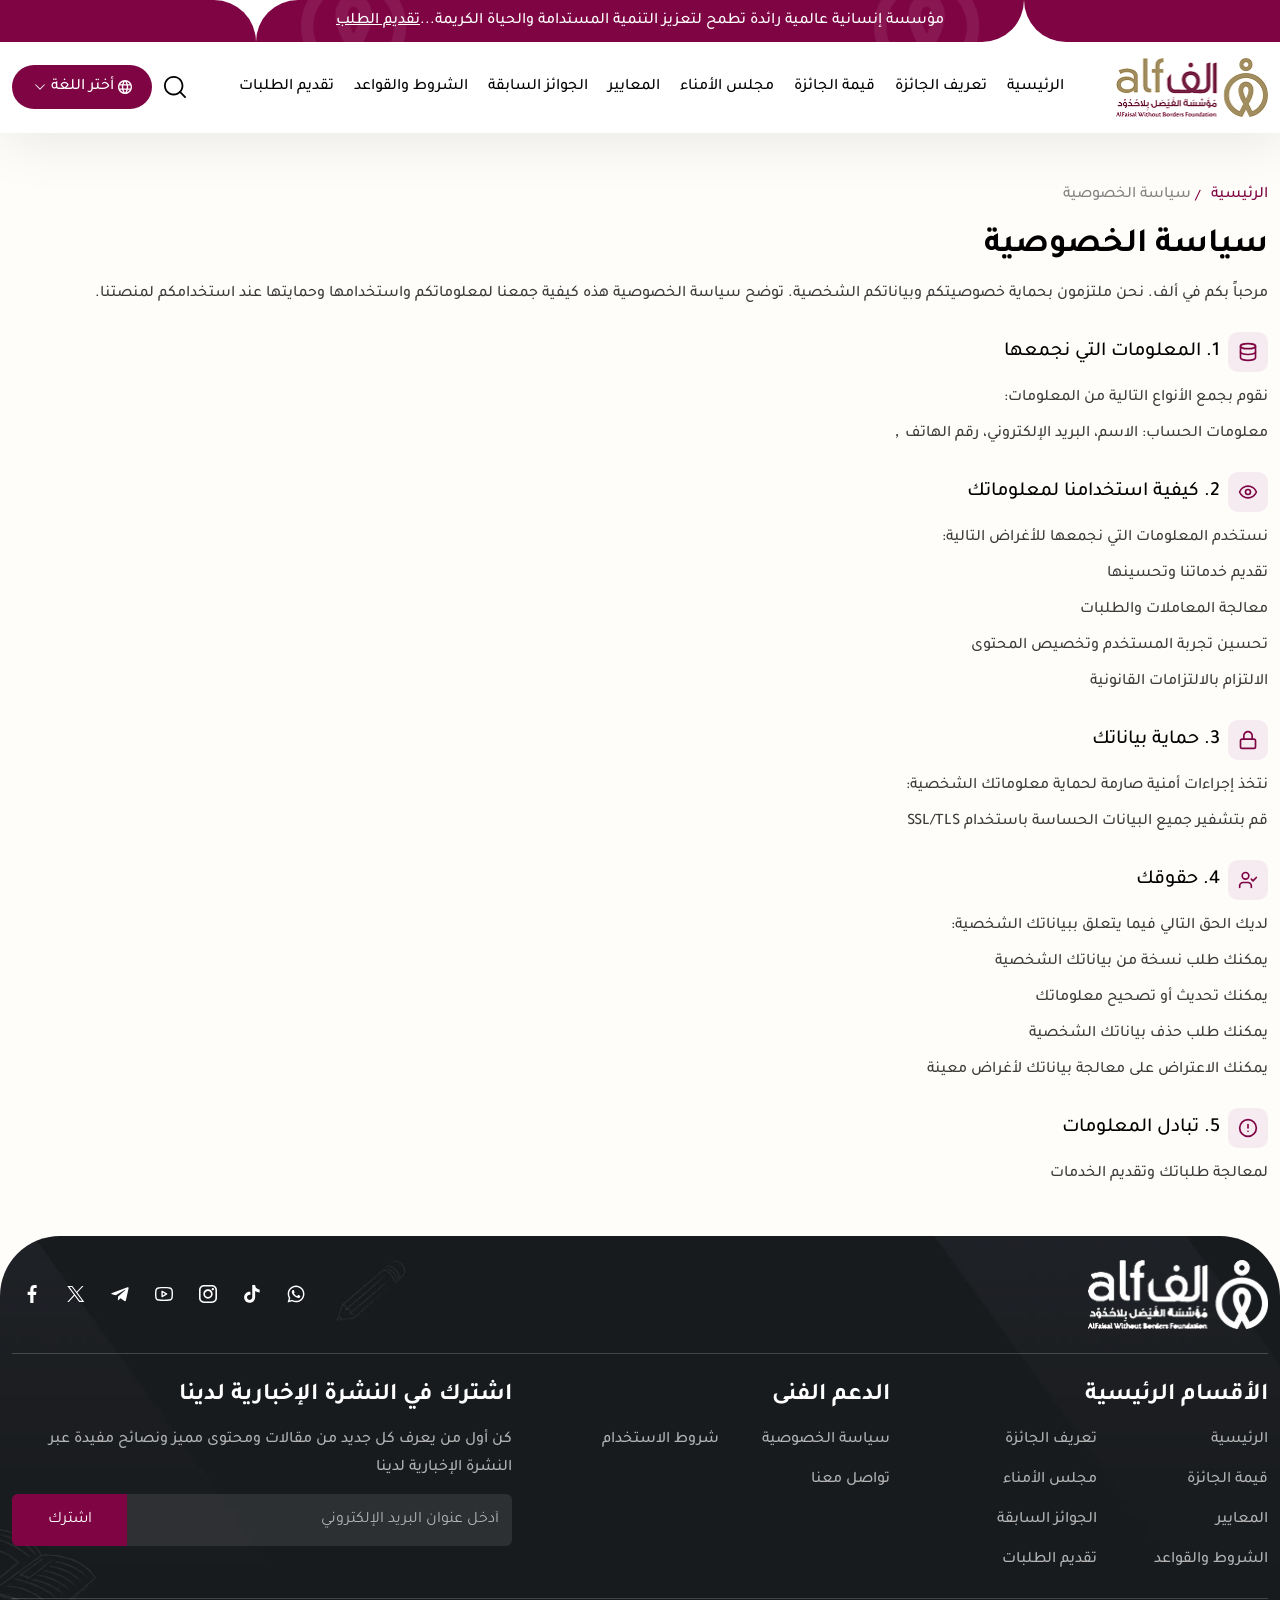
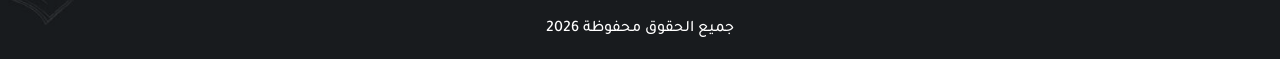
<file: privacy-policy.html>
<!DOCTYPE html>
<html lang="en">

<head>
    <meta charset="UTF-8">
    <meta name="viewport" content="width=device-width, initial-scale=1.0">
    <title>Al Faisal Foundation</title>
    <link rel="stylesheet" href="css/bootstrap.min.css">
    <link rel="stylesheet" href="css/home.css">
    <link rel="stylesheet" href="css/intlTelInput.css">
    <!-- <link rel="stylesheet" href="css/home-ltr.css"> -->
    <link rel="icon" href="images/favicon.png" type="image/png">
    <link href="https://fonts.googleapis.com/css2?family=Tajawal:wght@200;300;400;500;700;800;900&display=swap" rel="stylesheet">
</head>


<body>

    <header class="header">
        <div class="site-header">
            <div class="bg"></div>
            <div class="bgcenter">مؤسسة إنسانية عالمية رائدة تطمح لتعزيز التنمية المستدامة والحياة الكريمة...
                <a href="submit-application.html">تقديم الطلب</a></div>
            <div class="bg tow"></div>
        </div>
        <!-- End site-header -->
        <div class="container">
            <div class="logo">
                <a href="index.html" title="Al Faisal Foundation"> <img loading="lazy" src="images/logo.png" alt="Al Faisal Foundation"></a>
            </div>
            <!-- End logo -->
            <div class="burger" id="burger">
                <span class="burger-line"></span>
                <span class="burger-line"></span>
                <span class="burger-line"></span>
            </div>
            <!-- End burger -->
            <span class="overlay"></span>
            <nav class="navbar" id="navbar">
                <span class="cancel">
                    <svg width="10" height="10" viewBox="0 0 12 12"  xmlns="http://www.w3.org/2000/svg">
                        <path d="M6.66271 6.00002L11.8625 0.800231C12.0455 0.617161 12.0455 0.320349 11.8625 0.137303C11.6794 -0.0457441 11.3826 -0.0457675 11.1995 0.137303L5.99975 5.33709L0.799987 0.137303C0.616917 -0.0457675 0.320105 -0.0457675 0.137058 0.137303C-0.0459882 0.320373 -0.0460117 0.617185 0.137058 0.800231L5.33682 6L0.137058 11.1998C-0.0460117 11.3829 -0.0460117 11.6797 0.137058 11.8627C0.228582 11.9542 0.348558 12 0.468535 12C0.588511 12 0.708464 11.9542 0.800011 11.8627L5.99975 6.66295L11.1995 11.8627C11.291 11.9542 11.411 12 11.531 12C11.651 12 11.7709 11.9542 11.8625 11.8627C12.0455 11.6796 12.0455 11.3828 11.8625 11.1998L6.66271 6.00002Z" fill="#D1362A"></path>
                    </svg>
                </span>
                <div class="logo">
                    <a href="index.html" title="Al Faisal Foundation"> <img loading="lazy" src="images/logo.png" alt="Al Faisal Foundation"></a>
                </div>
                <!-- End logo -->

                <ul class="menu" id="menu">
                    <li class="menu-item">
                        <a class="menu-link" href="index.html" title="">الرئيسية</a>
                    </li>
                    <li class="menu-item ">
                        <a class="menu-link" href="about.html" title="">تعريف الجائزة</a>
                    </li>
                    <li class="menu-item">
                        <a class="menu-link" href="prize-value.html" title="">     قيمة الجائزة </a>
                    </li>
                    <li class="menu-item">
                        <a class="menu-link" href="board-trustees.html" title="">  مجلس الأمناء </a>
                    </li>
                    <li class="menu-item">
                        <a class="menu-link" href="standards.html" title="">المعايير </a>
                    </li>
                    <li class="menu-item">
                        <a class="menu-link" href="previous-awards.html" title="">الجوائز السابقة </a>
                    </li>
                    <li class="menu-item">
                        <a class="menu-link" href="terms-rules.html" title="">الشروط والقواعد </a>
                    </li>
                    <li class="menu-item">
                        <a class="menu-link" href="submit-application.html" title="">  تقديم الطلبات </a>
                    </li>
                </ul>
            </nav>
            <div class="actions">
                <span class="searchicon" title="">
                            <svg version="1.1" id="Capa_1" xmlns="http://www.w3.org/2000/svg" xmlns:xlink="http://www.w3.org/1999/xlink" x="0px" y="0px" viewBox="0 0 512 512" style="enable-background:new 0 0 512 512;" xml:space="preserve">
                                <path d="M225.474,0C101.151,0,0,101.151,0,225.474c0,124.33,101.151,225.474,225.474,225.474 c124.33,0,225.474-101.144,225.474-225.474C450.948,101.151,349.804,0,225.474,0z M225.474,409.323 c-101.373,0-183.848-82.475-183.848-183.848S124.101,41.626,225.474,41.626s183.848,82.475,183.848,183.848 S326.847,409.323,225.474,409.323z"></path>
                                <path d="M505.902,476.472L386.574,357.144c-8.131-8.131-21.299-8.131-29.43,0c-8.131,8.124-8.131,21.306,0,29.43l119.328,119.328 c4.065,4.065,9.387,6.098,14.715,6.098c5.321,0,10.649-2.033,14.715-6.098C514.033,497.778,514.033,484.596,505.902,476.472z">    </path>
                            </svg>
                </span>
                <div class="language">
                    <p class="bottom">
                        <svg width="20" height="20" viewBox="0 0 20 20" xmlns="http://www.w3.org/2000/svg">
                                <path d="M10 20C8.6333 20 7.3417 19.7375 6.125 19.2125C4.9083 18.6875 3.8458 17.9708 2.9375 17.0625C2.0292 16.1542 1.3125 15.0917 0.787498 13.875C0.262498 12.6583 0 11.3667 0 10C0 8.6167 0.262498 7.3208 0.787498 6.1125C1.3125 4.9042 2.0292 3.8458 2.9375 2.9375C3.8458 2.0292 4.9083 1.3125 6.125 0.7875C7.3417 0.2625 8.6333 0 10 0C11.3833 0 12.6792 0.2625 13.8875 0.7875C15.0958 1.3125 16.1542 2.0292 17.0625 2.9375C17.9708 3.8458 18.6875 4.9042 19.2125 6.1125C19.7375 7.3208 20 8.6167 20 10C20 11.3667 19.7375 12.6583 19.2125 13.875C18.6875 15.0917 17.9708 16.1542 17.0625 17.0625C16.1542 17.9708 15.0958 18.6875 13.8875 19.2125C12.6792 19.7375 11.3833 20 10 20ZM10 17.95C10.4333 17.35 10.8083 16.725 11.125 16.075C11.4417 15.425 11.7 14.7333 11.9 14H8.1C8.3 14.7333 8.5583 15.425 8.875 16.075C9.1917 16.725 9.5667 17.35 10 17.95ZM7.4 17.55C7.1 17 6.8375 16.4292 6.6125 15.8375C6.3875 15.2458 6.2 14.6333 6.05 14H3.1C3.5833 14.8333 4.1875 15.5583 4.9125 16.175C5.6375 16.7917 6.4667 17.25 7.4 17.55ZM12.6 17.55C13.5333 17.25 14.3625 16.7917 15.0875 16.175C15.8125 15.5583 16.4167 14.8333 16.9 14H13.95C13.8 14.6333 13.6125 15.2458 13.3875 15.8375C13.1625 16.4292 12.9 17 12.6 17.55ZM2.25 12H5.65C5.6 11.6667 5.5625 11.3375 5.5375 11.0125C5.5125 10.6875 5.5 10.35 5.5 10C5.5 9.65 5.5125 9.3125 5.5375 8.9875C5.5625 8.6625 5.6 8.3333 5.65 8H2.25C2.1667 8.3333 2.1042 8.6625 2.0625 8.9875C2.0208 9.3125 2 9.65 2 10C2 10.35 2.0208 10.6875 2.0625 11.0125C2.1042 11.3375 2.1667 11.6667 2.25 12ZM7.65 12H12.35C12.4 11.6667 12.4375 11.3375 12.4625 11.0125C12.4875 10.6875 12.5 10.35 12.5 10C12.5 9.65 12.4875 9.3125 12.4625 8.9875C12.4375 8.6625 12.4 8.3333 12.35 8H7.65C7.6 8.3333 7.5625 8.6625 7.5375 8.9875C7.5125 9.3125 7.5 9.65 7.5 10C7.5 10.35 7.5125 10.6875 7.5375 11.0125C7.5625 11.3375 7.6 11.6667 7.65 12ZM14.35 12H17.75C17.8333 11.6667 17.8958 11.3375 17.9375 11.0125C17.9792 10.6875 18 10.35 18 10C18 9.65 17.9792 9.3125 17.9375 8.9875C17.8958 8.6625 17.8333 8.3333 17.75 8H14.35C14.4 8.3333 14.4375 8.6625 14.4625 8.9875C14.4875 9.3125 14.5 9.65 14.5 10C14.5 10.35 14.4875 10.6875 14.4625 11.0125C14.4375 11.3375 14.4 11.6667 14.35 12ZM13.95 6H16.9C16.4167 5.1667 15.8125 4.4417 15.0875 3.825C14.3625 3.2083 13.5333 2.75 12.6 2.45C12.9 3 13.1625 3.5708 13.3875 4.1625C13.6125 4.7542 13.8 5.3667 13.95 6ZM8.1 6H11.9C11.7 5.2667 11.4417 4.575 11.125 3.925C10.8083 3.275 10.4333 2.65 10 2.05C9.5667 2.65 9.1917 3.275 8.875 3.925C8.5583 4.575 8.3 5.2667 8.1 6ZM3.1 6H6.05C6.2 5.3667 6.3875 4.7542 6.6125 4.1625C6.8375 3.5708 7.1 3 7.4 2.45C6.4667 2.75 5.6375 3.2083 4.9125 3.825C4.1875 4.4417 3.5833 5.1667 3.1 6Z" fill=""></path>
                            </svg>
                        <span class="flextext">
                              أختر اللغة
                                <svg xmlns="http://www.w3.org/2000/svg" viewBox="0 0 24 24" fill="currentColor" aria-hidden="true" data-slot="icon" color="var(--token-4e9ee025-4d41-457f-b60b-4d48970c270e, rgb(128, 133, 143))" style="width: 100%; height: 100%;"><path fill-rule="evenodd" d="M12.53 16.28a.75.75 0 0 1-1.06 0l-7.5-7.5a.75.75 0 0 1 1.06-1.06L12 14.69l6.97-6.97a.75.75 0 1 1 1.06 1.06l-7.5 7.5Z" clip-rule="evenodd"></path></svg>
                            </span>
                    </p>
                    <!-- End language -->
                    <div class="showboxlanguage">
                        <a href="index.html" class="active"> العربية <svg version="1.1" id="Layer_1" xmlns="http://www.w3.org/2000/svg" xmlns:xlink="http://www.w3.org/1999/xlink" x="0px" y="0px" width="122.877px" height="101.052px" viewBox="0 0 122.877 101.052" enable-background="new 0 0 122.877 101.052" xml:space="preserve"><g><path d="M4.43,63.63c-2.869-2.755-4.352-6.42-4.427-10.11c-0.074-3.689,1.261-7.412,4.015-10.281 c2.752-2.867,6.417-4.351,10.106-4.425c3.691-0.076,7.412,1.255,10.283,4.012l24.787,23.851L98.543,3.989l1.768,1.349l-1.77-1.355 c0.141-0.183,0.301-0.339,0.479-0.466c2.936-2.543,6.621-3.691,10.223-3.495V0.018l0.176,0.016c3.623,0.24,7.162,1.85,9.775,4.766 c2.658,2.965,3.863,6.731,3.662,10.412h0.004l-0.016,0.176c-0.236,3.558-1.791,7.035-4.609,9.632l-59.224,72.09l0.004,0.004 c-0.111,0.141-0.236,0.262-0.372,0.368c-2.773,2.435-6.275,3.629-9.757,3.569c-3.511-0.061-7.015-1.396-9.741-4.016L4.43,63.63 L4.43,63.63z"></path></g></svg></a>
                        <a href="en/index.html">   الإنجليزية <svg version="1.1" id="Layer_1" xmlns="http://www.w3.org/2000/svg" xmlns:xlink="http://www.w3.org/1999/xlink" x="0px" y="0px" width="122.877px" height="101.052px" viewBox="0 0 122.877 101.052" enable-background="new 0 0 122.877 101.052" xml:space="preserve"><g><path d="M4.43,63.63c-2.869-2.755-4.352-6.42-4.427-10.11c-0.074-3.689,1.261-7.412,4.015-10.281 c2.752-2.867,6.417-4.351,10.106-4.425c3.691-0.076,7.412,1.255,10.283,4.012l24.787,23.851L98.543,3.989l1.768,1.349l-1.77-1.355 c0.141-0.183,0.301-0.339,0.479-0.466c2.936-2.543,6.621-3.691,10.223-3.495V0.018l0.176,0.016c3.623,0.24,7.162,1.85,9.775,4.766 c2.658,2.965,3.863,6.731,3.662,10.412h0.004l-0.016,0.176c-0.236,3.558-1.791,7.035-4.609,9.632l-59.224,72.09l0.004,0.004 c-0.111,0.141-0.236,0.262-0.372,0.368c-2.773,2.435-6.275,3.629-9.757,3.569c-3.511-0.061-7.015-1.396-9.741-4.016L4.43,63.63 L4.43,63.63z"></path></g></svg></a>
                    </div>
                    <!-- End showboxlanguage -->
                </div>
                <!-- End language -->

            </div>
            <!-- End actions -->
            <div class="showboxsearch">
                <form class="formsearch" action="#" method="">
                    <span class="cancel">
                            <svg width="14" height="14" viewBox="0 0 12 12" fill="none" xmlns="http://www.w3.org/2000/svg">
                              <path d="M6.66271 6.00002L11.8625 0.800231C12.0455 0.617161 12.0455 0.320349 11.8625 0.137303C11.6794 -0.0457441 11.3826 -0.0457675 11.1995 0.137303L5.99975 5.33709L0.799987 0.137303C0.616917 -0.0457675 0.320105 -0.0457675 0.137058 0.137303C-0.0459882 0.320373 -0.0460117 0.617185 0.137058 0.800231L5.33682 6L0.137058 11.1998C-0.0460117 11.3829 -0.0460117 11.6797 0.137058 11.8627C0.228582 11.9542 0.348558 12 0.468535 12C0.588511 12 0.708464 11.9542 0.800011 11.8627L5.99975 6.66295L11.1995 11.8627C11.291 11.9542 11.411 12 11.531 12C11.651 12 11.7709 11.9542 11.8625 11.8627C12.0455 11.6796 12.0455 11.3828 11.8625 11.1998L6.66271 6.00002Z" fill="#D1362A"></path>
                            </svg>
                          </span>
                    <input class="form-control" type="search" placeholder="بحث...">
                    <button class="btnsearch" type="submit">
                            <svg version="1.1" id="Capa_1" xmlns="http://www.w3.org/2000/svg" xmlns:xlink="http://www.w3.org/1999/xlink" x="0px" y="0px" viewBox="0 0 512 512" style="enable-background:new 0 0 512 512;" xml:space="preserve">
                            <path d="M225.474,0C101.151,0,0,101.151,0,225.474c0,124.33,101.151,225.474,225.474,225.474 c124.33,0,225.474-101.144,225.474-225.474C450.948,101.151,349.804,0,225.474,0z M225.474,409.323 c-101.373,0-183.848-82.475-183.848-183.848S124.101,41.626,225.474,41.626s183.848,82.475,183.848,183.848 S326.847,409.323,225.474,409.323z"></path>
                            <path d="M505.902,476.472L386.574,357.144c-8.131-8.131-21.299-8.131-29.43,0c-8.131,8.124-8.131,21.306,0,29.43l119.328,119.328 c4.065,4.065,9.387,6.098,14.715,6.098c5.321,0,10.649-2.033,14.715-6.098C514.033,497.778,514.033,484.596,505.902,476.472z">    </path>
                            </svg>
                        </button>
                </form>
            </div>
        </div>
        <!-- ENd container -->
    </header>
    <!-- End header -->

    <section class="privacy-policy">
        <div class="container">
            <ul class="maplink">
                <li><a href="index.html">الرئيسية</a></li>
                <li> سياسة الخصوصية</li>
            </ul>
            <h1 class="title"> سياسة الخصوصية</h1>
            <div class="subinner">
                <p class="text"> مرحباً بكم في ألف. نحن ملتزمون بحماية خصوصيتكم وبياناتكم الشخصية. توضح سياسة الخصوصية هذه كيفية جمعنا لمعلوماتكم واستخدامها وحمايتها عند استخدامكم لمنصتنا.</p>
                <div class="minhead">
                    <i class="icon">
                        <svg width="20" height="20" viewBox="0 0 20 20" fill="none" xmlns="http://www.w3.org/2000/svg">
                        <path d="M10 6.66699C14.1421 6.66699 17.5 5.5477 17.5 4.16699C17.5 2.78628 14.1421 1.66699 10 1.66699C5.85786 1.66699 2.5 2.78628 2.5 4.16699C2.5 5.5477 5.85786 6.66699 10 6.66699Z" stroke="#7F0443" stroke-width="1.66667" stroke-linecap="round" stroke-linejoin="round"></path>
                        <path d="M2.5 4.16699V15.8337C2.5 16.4967 3.29018 17.1326 4.6967 17.6014C6.10322 18.0703 8.01088 18.3337 10 18.3337C11.9891 18.3337 13.8968 18.0703 15.3033 17.6014C16.7098 17.1326 17.5 16.4967 17.5 15.8337V4.16699" stroke="#7F0443" stroke-width="1.66667" stroke-linecap="round" stroke-linejoin="round"></path>
                        <path d="M2.5 10C2.5 10.663 3.29018 11.2989 4.6967 11.7678C6.10322 12.2366 8.01088 12.5 10 12.5C11.9891 12.5 13.8968 12.2366 15.3033 11.7678C16.7098 11.2989 17.5 10.663 17.5 10" stroke="#7F0443" stroke-width="1.66667" stroke-linecap="round" stroke-linejoin="round"></path>
                        </svg>
                    </i>
                    <h2 class="title">1. المعلومات التي نجمعها</h2>
                </div>
                <p class="text">
                    نقوم بجمع الأنواع التالية من المعلومات:
                </p>
                <p class="text">
                    معلومات الحساب: الاسم، البريد الإلكتروني، رقم الهاتف，
                </p>
                <div class="minhead">
                    <i class="icon">
                      <svg width="20" height="20" viewBox="0 0 20 20" fill="none" xmlns="http://www.w3.org/2000/svg">
                        <path d="M1.7181 10.2898C1.64865 10.1027 1.64865 9.89691 1.7181 9.70981C2.39452 8.06969 3.5427 6.66735 5.01708 5.68056C6.49146 4.69378 8.22564 4.16699 9.99977 4.16699C11.7739 4.16699 13.5081 4.69378 14.9825 5.68056C16.4568 6.66735 17.605 8.06969 18.2814 9.70981C18.3509 9.89691 18.3509 10.1027 18.2814 10.2898C17.605 11.9299 16.4568 13.3323 14.9825 14.3191C13.5081 15.3058 11.7739 15.8326 9.99977 15.8326C8.22564 15.8326 6.49146 15.3058 5.01708 14.3191C3.5427 13.3323 2.39452 11.9299 1.7181 10.2898Z" stroke="#7F0443" stroke-width="1.66667" stroke-linecap="round" stroke-linejoin="round"></path>
                        <path d="M10 12.5C11.3807 12.5 12.5 11.3807 12.5 10C12.5 8.61929 11.3807 7.5 10 7.5C8.61929 7.5 7.5 8.61929 7.5 10C7.5 11.3807 8.61929 12.5 10 12.5Z" stroke="#7F0443" stroke-width="1.66667" stroke-linecap="round" stroke-linejoin="round"></path>
                        </svg>
                    </i>
                    <h2 class="title">2. كيفية استخدامنا لمعلوماتك</h2>
                </div>
                <p class="text">
                    نستخدم المعلومات التي نجمعها للأغراض التالية:
                </p>
                <p class="text">
                    تقديم خدماتنا وتحسينها
                </p>

                <p class="text">
                    معالجة المعاملات والطلبات
                </p>

                <p class="text">
                    تحسين تجربة المستخدم وتخصيص المحتوى
                </p>

                <p class="text">
                    الالتزام بالالتزامات القانونية
                </p>
                <div class="minhead">
                    <i class="icon">
                     <svg width="20" height="20" viewBox="0 0 20 20" fill="none" xmlns="http://www.w3.org/2000/svg">
                        <path d="M15.8333 9.16699H4.16667C3.24619 9.16699 2.5 9.91318 2.5 10.8337V16.667C2.5 17.5875 3.24619 18.3337 4.16667 18.3337H15.8333C16.7538 18.3337 17.5 17.5875 17.5 16.667V10.8337C17.5 9.91318 16.7538 9.16699 15.8333 9.16699Z" stroke="#7F0443" stroke-width="1.66667" stroke-linecap="round" stroke-linejoin="round"></path>
                        <path d="M5.83301 9.16699V5.83366C5.83301 4.72859 6.27199 3.66878 7.0534 2.88738C7.8348 2.10598 8.89461 1.66699 9.99967 1.66699C11.1047 1.66699 12.1646 2.10598 12.946 2.88738C13.7274 3.66878 14.1663 4.72859 14.1663 5.83366V9.16699" stroke="#7F0443" stroke-width="1.66667" stroke-linecap="round" stroke-linejoin="round"></path>
                        </svg>
                    </i>
                    <h2 class="title">3. حماية بياناتك</h2>
                </div>
                <p class="text">
                    نتخذ إجراءات أمنية صارمة لحماية معلوماتك الشخصية:
                </p>
                <p class="text">
                    قم بتشفير جميع البيانات الحساسة باستخدام SSL/TLS
                </p>

                <div class="minhead">
                    <i class="icon">
                      <svg width="20" height="20" viewBox="0 0 20 20" fill="none" xmlns="http://www.w3.org/2000/svg">
                        <path d="M13.333 9.16667L14.9997 10.8333L18.333 7.5" stroke="#7F0443" stroke-width="1.66667" stroke-linecap="round" stroke-linejoin="round"></path>
                        <path d="M13.3337 17.5V15.8333C13.3337 14.9493 12.9825 14.1014 12.3573 13.4763C11.7322 12.8512 10.8844 12.5 10.0003 12.5H5.00033C4.11627 12.5 3.26842 12.8512 2.6433 13.4763C2.01818 14.1014 1.66699 14.9493 1.66699 15.8333V17.5" stroke="#7F0443" stroke-width="1.66667" stroke-linecap="round" stroke-linejoin="round"></path>
                        <path d="M7.50033 9.16667C9.34127 9.16667 10.8337 7.67428 10.8337 5.83333C10.8337 3.99238 9.34127 2.5 7.50033 2.5C5.65938 2.5 4.16699 3.99238 4.16699 5.83333C4.16699 7.67428 5.65938 9.16667 7.50033 9.16667Z" stroke="#7F0443" stroke-width="1.66667" stroke-linecap="round" stroke-linejoin="round"></path>
                        </svg>
                    </i>
                    <h2 class="title">4. حقوقك</h2>
                </div>
                <p class="text">
                    لديك الحق التالي فيما يتعلق ببياناتك الشخصية:
                </p>
                <p class="text">
                    يمكنك طلب نسخة من بياناتك الشخصية
                </p>
                <p class="text">
                    يمكنك تحديث أو تصحيح معلوماتك
                </p>
                <p class="text">
                    يمكنك طلب حذف بياناتك الشخصية
                </p>
                <p class="text">
                    يمكنك الاعتراض على معالجة بياناتك لأغراض معينة
                </p>

                <div class="minhead">
                    <i class="icon">
                     <svg width="20" height="20" viewBox="0 0 20 20" fill="none" xmlns="http://www.w3.org/2000/svg">
                    <path d="M10.0003 18.3337C14.6027 18.3337 18.3337 14.6027 18.3337 10.0003C18.3337 5.39795 14.6027 1.66699 10.0003 1.66699C5.39795 1.66699 1.66699 5.39795 1.66699 10.0003C1.66699 14.6027 5.39795 18.3337 10.0003 18.3337Z" stroke="#7F0443" stroke-width="1.66667" stroke-linecap="round" stroke-linejoin="round"></path>
                    <path d="M10 6.66699V10.0003" stroke="#7F0443" stroke-width="1.66667" stroke-linecap="round" stroke-linejoin="round"></path>
                    <path d="M10 13.333H10.0083" stroke="#7F0443" stroke-width="1.66667" stroke-linecap="round" stroke-linejoin="round"></path>
                    </svg>

                    </i>
                    <h2 class="title">5. تبادل المعلومات</h2>
                </div>
                <p class="text">
                    لمعالجة طلباتك وتقديم الخدمات</p>
            </div>
        </div>
    </section>
    <!-- End privacy-policy -->

    <footer class="footer">
        <div class="container">
            <div class="subitem">
                <div class="logo"><img loading="lazy" src="images/logowight.png" alt="Al Faisal Foundation"></div>
                <nav class="social">
                    <a class="icon-facebook" href="#" target="_blank " title="Facebook">
                        <svg id="Bold " enable-background="new 0 0 24 24 " height="512 " viewBox="0 0 24 24 " width="512 " xmlns="http://www.w3.org/2000/svg ">
                            <path d="m15.997 3.985h2.191v-3.816c-.378-.052-1.678-.169-3.192-.169-3.159 0-5.323 1.987-5.323 5.639v3.361h-3.486v4.266h3.486v10.734h4.274v-10.733h3.345l.531-4.266h-3.877v-2.939c.001-1.233.333-2.077 2.051-2.077z "></path>
                        </svg>
                    </a>
                    <a class="icon-twitter" href="#" target="_blank " title="Twitter">
                        <svg xmlns="http://www.w3.org/2000/svg" width="20" height="19" viewBox="0 0 20 19">
                       <path d="M0.328568 0.568085L7.64408 10.3494L0.282471 18.3021H1.9394L8.38463 11.3393L13.592 18.3021H19.2302L11.503 7.97074L18.3551 0.568085H16.6982L10.7627 6.98053L5.96679 0.568085H0.328568ZM2.76517 1.78845H5.35533L16.7933 17.0818H14.2031L2.76517 1.78845Z"></path>
                      </svg>
                    </a>
                    <a class="icon-telegram" href="#" target="_blank " title="Telegram">
                        <svg xmlns="http://www.w3.org/2000/svg" width="23" height="19" viewBox="0 0 23 19" fill="none">
                          <path d="M9.07065 12.5706L8.70651 17.5775C9.22789 17.5775 9.45409 17.3568 9.72582 17.0947L12.1741 14.8133L17.25 18.4368C18.1796 18.9416 18.8362 18.6754 19.0858 17.6023L22.4169 2.38571C22.7148 1.04226 21.9217 0.518121 21.0141 0.846398L1.43614 8.15539C0.0995856 8.66159 0.120275 9.38711 1.20855 9.71677L6.21409 11.234L17.8403 4.14158C18.3865 3.78848 18.8845 3.98434 18.4748 4.33744L9.07065 12.5706Z" fill="white"></path>
                        </svg>
                    </a>
                    <a class="icon-youtube" href="#" target="_blank " title="Youtube">
                        <svg id="Layer_1 " enable-background="new 0 0 511.982 511.982 " height="512 " viewBox="0 0 511.982 511.982 " width="512 " xmlns="http://www.w3.org/2000/svg ">
                            <path d="m341.885 238.36-130-74c-6.188-3.524-13.787-3.488-19.946.091-6.158 3.581-9.947 10.167-9.947 17.29v148c0 7.123 3.789 13.709 9.947 17.29 6.159 3.58 13.757 3.616 19.946.091l130-74c13.396-7.478 13.392-27.287 0-34.762zm-119.894
                            56.984v-79.205l69.571 39.603zm282.306-145.855c-6.503-45.918-43.306-81.146-89.5-85.668-36.489-3.572-93.661-7.83-158.806-7.83s-122.316 4.258-158.806 7.83c-46.194 4.521-82.997 39.75-89.5 85.667-10.247 72.73-10.247 140.276 0 213.005
                            6.503 45.918 43.306 81.146 89.5 85.668 36.489 3.572 93.661 7.83 158.806 7.83s122.316-4.258 158.806-7.83c46.194-4.521 82.997-39.75 89.5-85.667 10.247-72.73 10.247-140.276 0-213.005zm-39.606 207.397c-3.906 27.584-26.025 48.747-53.791
                            51.465-35.604 3.486-91.379 7.641-154.909 7.641s-119.306-4.154-154.909-7.641c-27.766-2.718-49.885-23.881-53.791-51.466-4.844-34.203-7.3-68.148-7.3-100.894s2.456-66.69 7.3-100.895c3.906-27.584 26.025-48.747 53.791-51.465 35.604-3.486
                            91.379-7.641 154.909-7.641s119.306 4.154 154.909 7.641c27.766 2.718 49.885 23.881 53.791 51.466 9.722 69.018 9.722 132.771 0 201.789z "></path>
                        </svg>
                    </a>
                    <a class="icon-instagram" href="#" target="_blank " title="Instagram">
                        <svg width="20 " height="20 " viewBox="0 0 20 20 " xmlns="http://www.w3.org/2000/svg ">
                        <path d="M14.4805 0H5.51913C2.47588 0 0 2.476 0 5.51924V14.4806C0 17.524 2.47588 19.9999 5.51913 19.9999H14.4805C17.524 19.9999 19.9999 17.5239 19.9999 14.4806V5.51924C20 2.476 17.524 0 14.4805 0ZM18.2255 14.4806C18.2255 16.5455
                            16.5455 18.2254 14.4806 18.2254H5.51913C3.45433 18.2255 1.77449 16.5455 1.77449 14.4806V5.51924C1.77449 3.45445 3.45433 1.77449 5.51913 1.77449H14.4805C16.5454 1.77449 18.2254 3.45445 18.2254 5.51924V14.4806H18.2255Z "></path>
                        <path d="M10.0001 4.84668C7.15848 4.84668 4.84668 7.15848 4.84668 10.0001C4.84668 12.8417 7.15848 15.1534 10.0001 15.1534C12.8418 15.1534 15.1536 12.8417 15.1536 10.0001C15.1536 7.15848 12.8418 4.84668 10.0001 4.84668ZM10.0001
                            13.3788C8.13705 13.3788 6.62117 11.8631 6.62117 10C6.62117 8.13681 8.13693 6.62105 10.0001 6.62105C11.8634 6.62105 13.3791 8.13681 13.3791 10C13.3791 11.8631 11.8632 13.3788 10.0001 13.3788Z "></path>
                        <path d="M15.3696 3.3418C15.0278 3.3418 14.6919 3.48021 14.4505 3.72272C14.2078 3.96405 14.0684 4.30002 14.0684 4.64309C14.0684 4.98509 14.208 5.32094 14.4505 5.56345C14.6918 5.80478 15.0278 5.94438 15.3696 5.94438C15.7127 5.94438
                            16.0475 5.80478 16.29 5.56345C16.5325 5.32094 16.6709 4.98497 16.6709 4.64309C16.6709 4.30002 16.5325 3.96405 16.29 3.72272C16.0487 3.48021 15.7127 3.3418 15.3696 3.3418Z "></path>
                        </svg>
                    </a>
                    <a class="icon-tiktok" href="#" target="_blank " title="TikTok">
                        <svg xmlns="http://www.w3.org/2000/svg" width="19" height="21" viewBox="0 0 19 21">
                          <path d="M15.2509 4.22836C14.2481 3.47112 13.5267 2.36077 13.2729 1.08353C13.2095 0.766283 13.1764 0.440764 13.1722 0.105591H9.79989V9.32217L9.79568 14.3705C9.79568 15.7208 8.91711 16.8656 7.69918 17.267C7.3447 17.3843 6.9626 17.4394 6.56535 17.4187C6.05777 17.3912 5.5819 17.2367 5.16811 16.9898C4.28948 16.4643 3.69228 15.5098 3.67573 14.4174C3.6509 12.7111 5.03016 11.3194 6.73499 11.3194C7.07292 11.3194 7.39568 11.3746 7.69775 11.4739V8.04906C7.37913 8.00217 7.05367 7.97734 6.72539 7.97734C4.85918 7.97734 3.11295 8.75389 1.86605 10.1511C0.922602 11.2077 0.357056 12.5553 0.26878 13.9677C0.154297 15.8243 0.834285 17.5898 2.15153 18.8919C2.34463 19.0822 2.5488 19.2601 2.76121 19.4243C3.89087 20.2932 5.2716 20.7636 6.72539 20.7636C7.05367 20.7636 7.37913 20.7401 7.69775 20.6919C9.05637 20.4919 10.3102 19.8698 11.2992 18.8919C12.5157 17.6905 13.1861 16.0946 13.1944 14.398L13.1764 6.85871C13.7558 7.30561 14.3902 7.67665 15.0716 7.96217C16.1295 8.41044 17.2509 8.63665 18.4068 8.63527V5.27664L18.3971 5.27802C17.2164 5.27802 16.1267 4.88767 15.2522 4.22698L15.2509 4.22836Z"></path>
                       </svg>
                    </a>
                    <a class="icon-whatsapp" href="#" target="_blank " title="Whatsapp">
                        <svg width="20 " height="20 " viewBox="0 0 20 20 " xmlns="http://www.w3.org/2000/svg ">
                            <path fill-rule="evenodd " clip-rule="evenodd " d="M16.6319 3.34007C14.8778 1.58386 12.5449 0.616264 10.0596 0.615234C4.93836 0.615234 0.770424 4.78306 0.768364 9.90566C0.767677 11.5432 1.19546 13.1417 2.00856 14.5507L0.69043
                            19.3652L5.61585 18.0732C6.97301 18.8135 8.50091 19.2036 10.0558 19.2041H10.0597C15.1804 19.2041 19.3488 15.0359 19.3507 9.9131C19.3517 7.43042 18.3862 5.09617 16.6319 3.34007ZM10.0596 17.635H10.0564C8.67074 17.6344 7.31175 17.262
                            6.12592 16.5586L5.84405 16.3911L2.92123 17.1579L3.70137 14.3082L3.51769 14.016C2.74464 12.7865 2.33643 11.3654 2.33712 9.90623C2.33872 5.64846 5.80308 2.18445 10.0627 2.18445C12.1254 2.18513 14.0643 2.98943 15.5223 4.44912C16.9803
                            5.90881 17.7828 7.84904 17.7821 9.91253C17.7802 14.1706 14.3161 17.635 10.0596 17.635ZM14.2955 11.8513C14.0634 11.735 12.922 11.1736 12.7091 11.096C12.4965 11.0185 12.3415 10.9799 12.1869 11.2122C12.0321 11.4445 11.5873 11.9675
                            11.4518 12.1224C11.3163 12.2773 11.181 12.2968 10.9488 12.1805C10.7166 12.0644 9.96861 11.8191 9.08181 11.0282C8.39173 10.4126 7.92584 9.6524 7.79034 9.42009C7.65508 9.18754 7.7892 9.07402 7.8922 8.9463C8.14351 8.63422 8.39516
                            8.30704 8.47253 8.1522C8.55 7.99724 8.51121 7.86163 8.45307 7.74547C8.39516 7.62932 7.93088 6.48662 7.73747 6.02165C7.54887 5.56915 7.35764 5.63026 7.21505 5.62317C7.07978 5.61642 6.92494 5.61504 6.7701 5.61504C6.61538 5.61504
                            6.36384 5.67306 6.15098 5.90561C5.93823 6.13804 5.33856 6.6996 5.33856 7.84229C5.33856 8.98498 6.17043 10.0889 6.28648 10.2438C6.40252 10.3988 7.92355 12.7437 10.2523 13.7492C10.8062 13.9886 11.2386 14.1313 11.5758 14.2383C12.132
                            14.415 12.6379 14.39 13.038 14.3303C13.4841 14.2636 14.4114 13.7686 14.6051 13.2264C14.7985 12.6841 14.7985 12.2193 14.7403 12.1224C14.6824 12.0256 14.5276 11.9675 14.2955 11.8513Z "></path>
                        </svg>
                    </a>
                    <!-- <a class="icon-snapchat" href="#" target="_blank " title="Snapchat">
                        <svg xmlns="http://www.w3.org/2000/svg" width="20" height="21" viewBox="0 0 20 21">
                          <path d="M19.4118 15.6792C16.026 14.0203 15.4862 11.459 15.4622 11.269C15.4333 11.0389 15.4003 10.858 15.6511 10.6239C15.893 10.3977 16.9661 9.72544 17.2638 9.51511C17.7559 9.16682 17.9727 8.8191 17.813 8.39165C17.7013 8.09595 17.4292 7.98456 17.1427 7.98456C17.0522 7.98483 16.9621 7.99508 16.8738 8.01509C16.3331 8.13382 15.808 8.40805 15.5042 8.48212C15.4676 8.49165 15.4301 8.49676 15.3925 8.49738C15.2304 8.49738 15.169 8.42445 15.1846 8.22712C15.2227 7.62891 15.3031 6.46135 15.2098 5.37067C15.0818 3.87007 14.6036 3.12657 14.0367 2.46899C13.7624 2.15011 12.4887 0.780121 10.0308 0.780121C7.57285 0.780121 6.30087 2.15011 6.02826 2.46504C5.45959 3.12261 4.98196 3.86612 4.85516 5.36671C4.76186 6.45739 4.84565 7.62439 4.88029 8.22316C4.89146 8.41087 4.83448 8.49343 4.67248 8.49343C4.63478 8.49276 4.59728 8.48765 4.56076 8.47816C4.25743 8.40409 3.73233 8.12987 3.19158 8.01113C3.10337 7.99112 3.01328 7.98087 2.92287 7.9806C2.63519 7.9806 2.36425 8.09369 2.25253 8.38769C2.09278 8.81514 2.30839 9.16286 2.80221 9.51117C3.09997 9.7215 4.17307 10.3932 4.41496 10.6199C4.66523 10.854 4.63282 11.0349 4.60378 11.2651C4.57975 11.4579 4.03957 14.0192 0.654318 15.6752C0.456007 15.7724 0.118599 15.9784 0.713532 16.3108C1.64755 16.8331 2.26929 16.7773 2.7525 17.0922C3.16253 17.3596 2.92009 17.9363 3.21839 18.1444C3.58485 18.4004 4.66801 18.1262 6.06737 18.5938C7.24047 18.9851 7.95328 20.0905 10.0336 20.0905C12.1139 20.0905 12.8474 18.98 13.9998 18.5938C15.3963 18.1262 16.4817 18.4004 16.8487 18.1444C17.1465 17.9363 16.9046 17.3596 17.3147 17.0922C17.7978 16.7773 18.4191 16.8331 19.3536 16.3108C19.9475 15.9822 19.61 15.7764 19.4118 15.6792Z"></path>
                       </svg>
                    </a> -->
                </nav>
            </div>
            <!-- End subitem -->
            <div class="rowbox">
                <div class="item">
                    <h6 class="title">الأقسام الرئيسية </h6>
                    <nav class="navmenu">
                        <a href="index.html" title="">الرئيسية</a>
                        <a href="about.html" title="">تعريف الجائزة</a>
                        <a href="prize-value.html" title="">     قيمة الجائزة </a>
                        <a href="board-trustees.html" title="">  مجلس الأمناء </a>
                        <a href="standards.html" title="">المعايير </a>
                        <a href="previous-awards.html" title="">الجوائز السابقة </a>
                        <a href="terms-rules.html" title="">الشروط والقواعد </a>
                        <a href="submit-application.html" title="">  تقديم الطلبات </a>
                    </nav>
                </div>
                <!-- End item -->
                <div class="item">
                    <h6 class="title"> الدعم الفنى </h6>
                    <nav class="navmenu">
                        <a href="privacy-policy.html" title="">سياسة الخصوصية</a>
                        <a href="terms-use.html" title="">  شروط الاستخدام</a>
                        <a href="contact.html" title="">    تواصل معنا </a>
                    </nav>
                </div>
                <!-- End item -->
                <div class="item">
                    <h6 class="title">اشترك في النشرة الإخبارية لدينا</h6>
                    <p>كن أول من يعرف كل جديد من مقالات ومحتوى مميز ونصائح مفيدة عبر النشرة الإخبارية لدينا</p>
                    <form class="formsearch" action="#" method="">
                        <input class="form-control" type="email" placeholder="أدخل عنوان البريد الإلكتروني">
                        <button class="bottom" type="submit">اشترك  </button>
                    </form>
                </div>
                <!-- End item -->
            </div>
            <div class="copyright">
                <p> جميع الحقوق محفوظة 2026</p>
            </div>
            <!-- End copyright -->
        </div>
        <span class="scrollTopBtn">
            <svg width="12" height="12" viewBox="0 0 12 12" xmlns="http://www.w3.org/2000/svg">
            <path d="M2.89638 6.3293L8.44673 11.8643C8.62858 12.0455 8.923 12.0452 9.10455 11.8634C9.28595 11.6815 9.28548 11.3869 9.10361 11.2055L3.88363 5.99998L9.1038 0.794442C9.28565 0.613036 9.28612 0.318639 9.10474 0.136765C9.01373 0.0455932 8.8945 7.59915e-06 8.77528 7.58873e-06C8.65635 7.57833e-06 8.5376 0.045288 8.44675 0.135827L2.89638 5.67069C2.80879 5.75783 2.75964 5.87642 2.75964 5.99998C2.75964 6.12354 2.80893 6.242 2.89638 6.3293Z"></path>
          </svg>
        </span>
        <!-- End scrollTopBtn -->
    </footer>
    <!-- End footer -->

    <script src="js/jquery.js"></script>
    <script src="js/bootstrap.min.js"></script>
    <script src="js/slick.min.js"></script>
    <script src="js/plugin.js"></script>

</body>

</html>
</file>
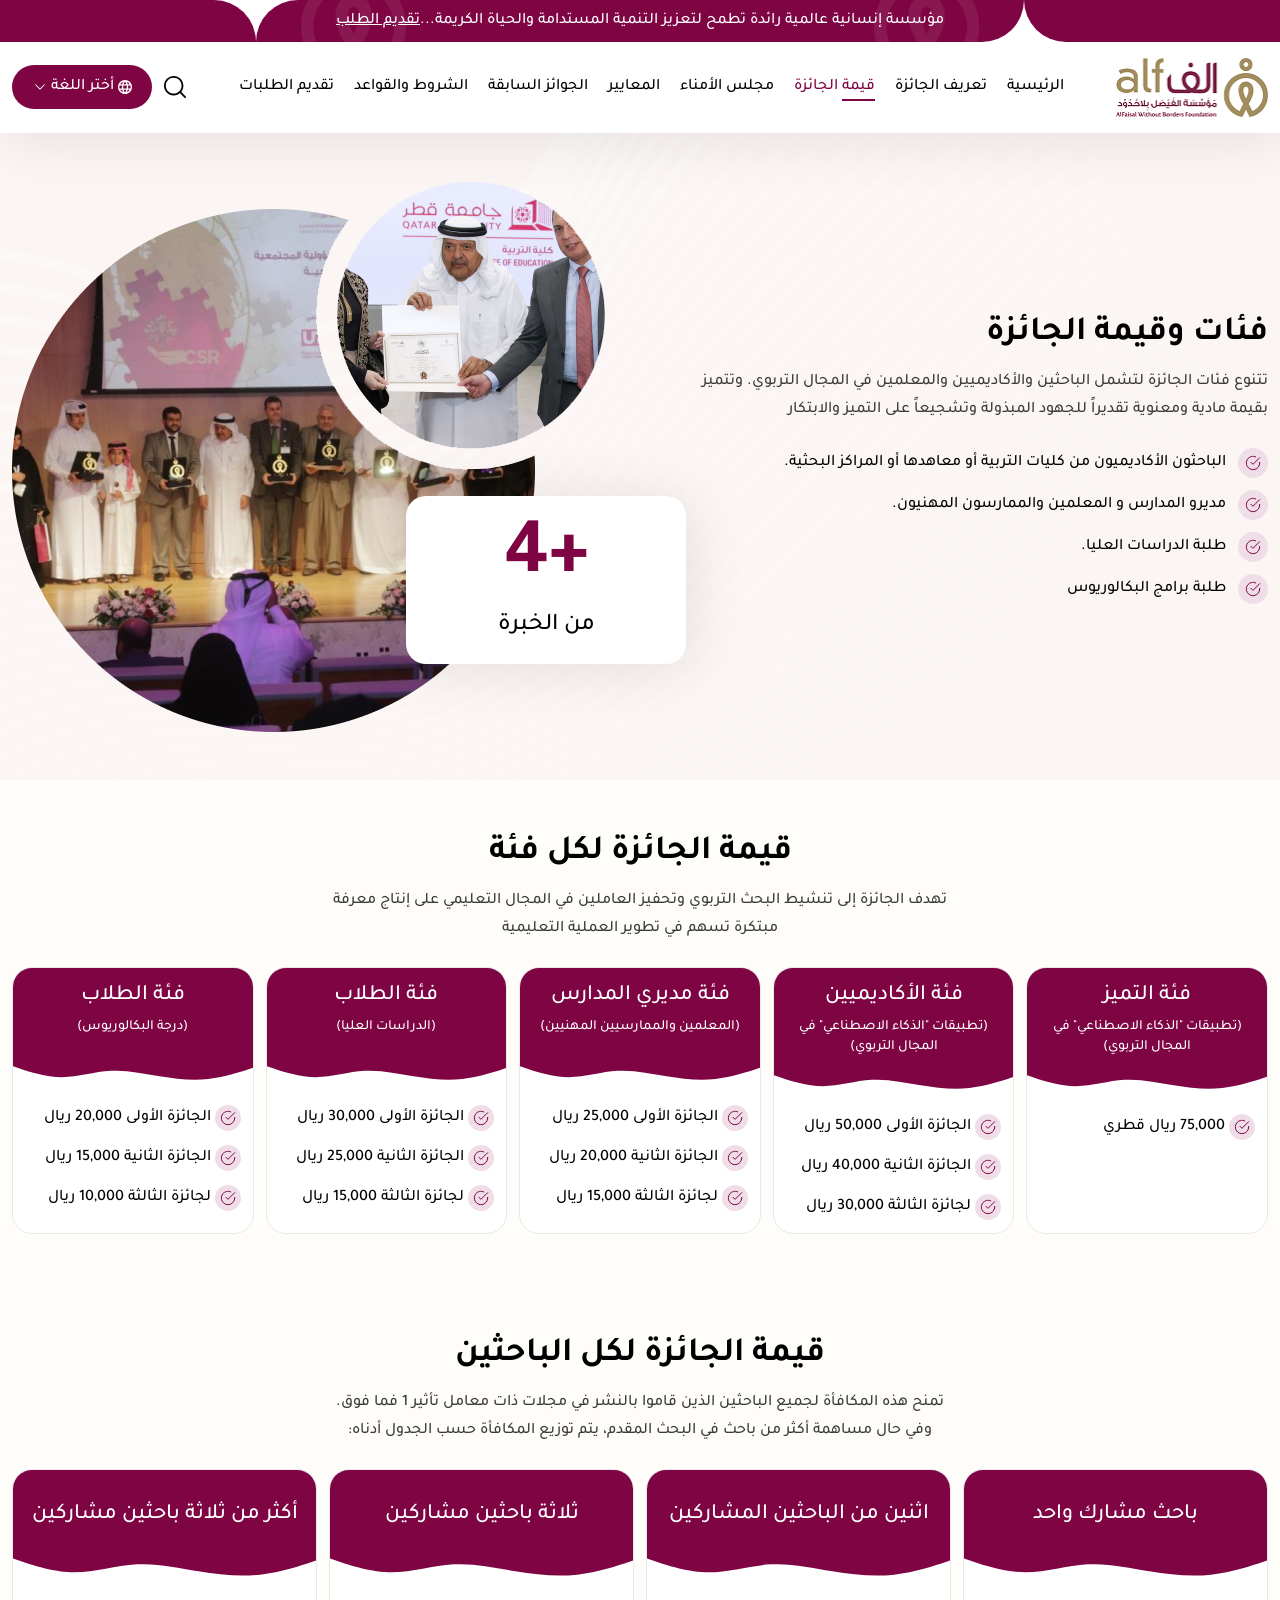
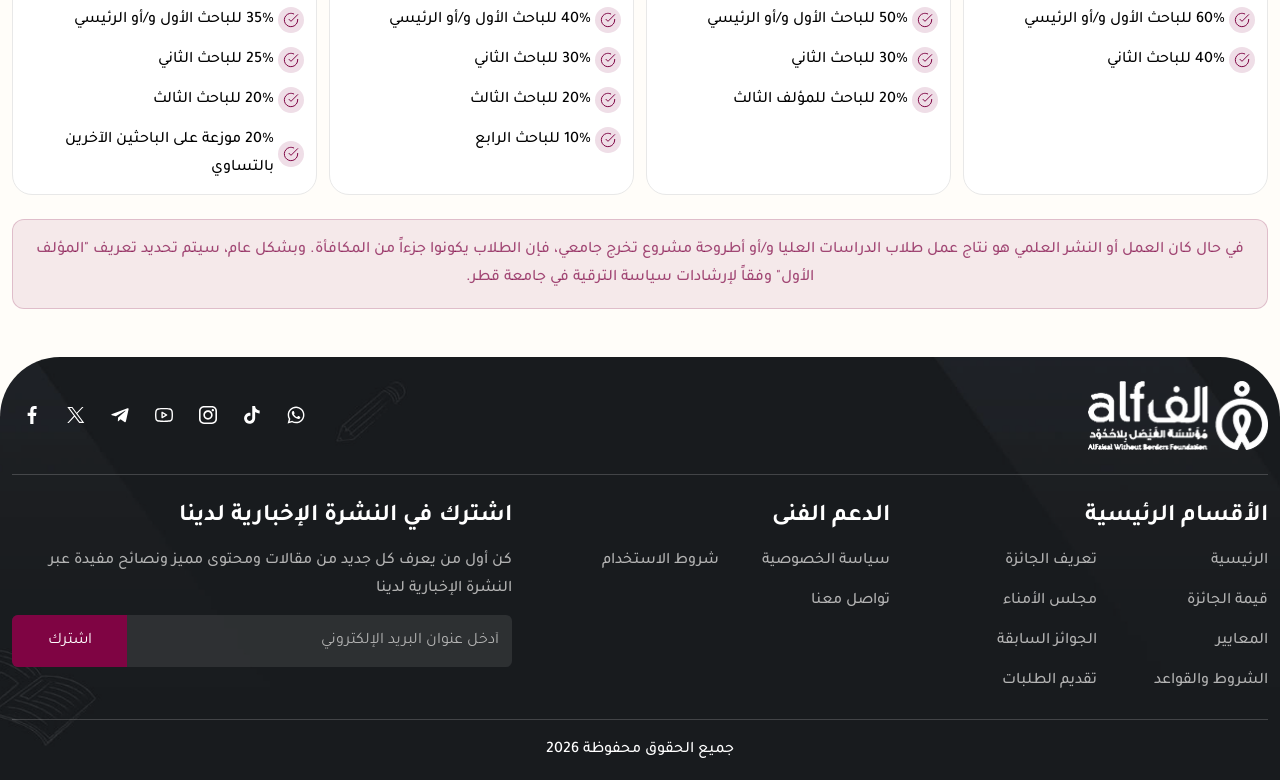
<file: prize-value.html>
<!DOCTYPE html>
<html lang="en">

<head>
    <meta charset="UTF-8">
    <meta name="viewport" content="width=device-width, initial-scale=1.0">
    <title>Al Faisal Foundation</title>
    <link rel="stylesheet" href="css/bootstrap.min.css">
    <link rel="stylesheet" href="css/home.css">
    <link rel="stylesheet" href="css/intlTelInput.css">
    <!-- <link rel="stylesheet" href="css/home-ltr.css"> -->
    <link rel="icon" href="images/favicon.png" type="image/png">
    <link href="https://fonts.googleapis.com/css2?family=Tajawal:wght@200;300;400;500;700;800;900&display=swap" rel="stylesheet">
</head>


<body>

    <header class="header">
        <div class="site-header">
            <div class="bg"></div>
            <div class="bgcenter">مؤسسة إنسانية عالمية رائدة تطمح لتعزيز التنمية المستدامة والحياة الكريمة...
                <a href="submit-application.html">تقديم الطلب</a></div>
            <div class="bg tow"></div>
        </div>
        <!-- End site-header -->
        <div class="container">
            <div class="logo">
                <a href="index.html" title="Al Faisal Foundation"> <img loading="lazy" src="images/logo.png" alt="Al Faisal Foundation"></a>
            </div>
            <!-- End logo -->
            <div class="burger" id="burger">
                <span class="burger-line"></span>
                <span class="burger-line"></span>
                <span class="burger-line"></span>
            </div>
            <!-- End burger -->
            <span class="overlay"></span>
            <nav class="navbar" id="navbar">
                <span class="cancel">
                    <svg width="10" height="10" viewBox="0 0 12 12"  xmlns="http://www.w3.org/2000/svg">
                        <path d="M6.66271 6.00002L11.8625 0.800231C12.0455 0.617161 12.0455 0.320349 11.8625 0.137303C11.6794 -0.0457441 11.3826 -0.0457675 11.1995 0.137303L5.99975 5.33709L0.799987 0.137303C0.616917 -0.0457675 0.320105 -0.0457675 0.137058 0.137303C-0.0459882 0.320373 -0.0460117 0.617185 0.137058 0.800231L5.33682 6L0.137058 11.1998C-0.0460117 11.3829 -0.0460117 11.6797 0.137058 11.8627C0.228582 11.9542 0.348558 12 0.468535 12C0.588511 12 0.708464 11.9542 0.800011 11.8627L5.99975 6.66295L11.1995 11.8627C11.291 11.9542 11.411 12 11.531 12C11.651 12 11.7709 11.9542 11.8625 11.8627C12.0455 11.6796 12.0455 11.3828 11.8625 11.1998L6.66271 6.00002Z" fill="#D1362A"></path>
                    </svg>
                </span>
                <div class="logo">
                    <a href="index.html" title="Al Faisal Foundation"> <img loading="lazy" src="images/logo.png" alt="Al Faisal Foundation"></a>
                </div>
                <!-- End logo -->

                <ul class="menu" id="menu">
                    <li class="menu-item">
                        <a class="menu-link" href="index.html" title="">الرئيسية</a>
                    </li>
                    <li class="menu-item ">
                        <a class="menu-link" href="about.html" title="">تعريف الجائزة</a>
                    </li>
                    <li class="menu-item activelink">
                        <a class="menu-link" href="prize-value.html" title="">     قيمة الجائزة </a>
                    </li>
                    <li class="menu-item">
                        <a class="menu-link" href="board-trustees.html" title="">  مجلس الأمناء </a>
                    </li>
                    <li class="menu-item">
                        <a class="menu-link" href="standards.html" title="">المعايير </a>
                    </li>
                    <li class="menu-item">
                        <a class="menu-link" href="previous-awards.html" title="">الجوائز السابقة </a>
                    </li>
                    <li class="menu-item">
                        <a class="menu-link" href="terms-rules.html" title="">الشروط والقواعد </a>
                    </li>
                    <li class="menu-item">
                        <a class="menu-link" href="submit-application.html" title="">  تقديم الطلبات </a>
                    </li>
                </ul>
            </nav>
            <div class="actions">
                <span class="searchicon" title="">
                            <svg version="1.1" id="Capa_1" xmlns="http://www.w3.org/2000/svg" xmlns:xlink="http://www.w3.org/1999/xlink" x="0px" y="0px" viewBox="0 0 512 512" style="enable-background:new 0 0 512 512;" xml:space="preserve">
                                <path d="M225.474,0C101.151,0,0,101.151,0,225.474c0,124.33,101.151,225.474,225.474,225.474 c124.33,0,225.474-101.144,225.474-225.474C450.948,101.151,349.804,0,225.474,0z M225.474,409.323 c-101.373,0-183.848-82.475-183.848-183.848S124.101,41.626,225.474,41.626s183.848,82.475,183.848,183.848 S326.847,409.323,225.474,409.323z"></path>
                                <path d="M505.902,476.472L386.574,357.144c-8.131-8.131-21.299-8.131-29.43,0c-8.131,8.124-8.131,21.306,0,29.43l119.328,119.328 c4.065,4.065,9.387,6.098,14.715,6.098c5.321,0,10.649-2.033,14.715-6.098C514.033,497.778,514.033,484.596,505.902,476.472z">    </path>
                            </svg>
                </span>
                <div class="language">
                    <p class="bottom">
                        <svg width="20" height="20" viewBox="0 0 20 20" xmlns="http://www.w3.org/2000/svg">
                                <path d="M10 20C8.6333 20 7.3417 19.7375 6.125 19.2125C4.9083 18.6875 3.8458 17.9708 2.9375 17.0625C2.0292 16.1542 1.3125 15.0917 0.787498 13.875C0.262498 12.6583 0 11.3667 0 10C0 8.6167 0.262498 7.3208 0.787498 6.1125C1.3125 4.9042 2.0292 3.8458 2.9375 2.9375C3.8458 2.0292 4.9083 1.3125 6.125 0.7875C7.3417 0.2625 8.6333 0 10 0C11.3833 0 12.6792 0.2625 13.8875 0.7875C15.0958 1.3125 16.1542 2.0292 17.0625 2.9375C17.9708 3.8458 18.6875 4.9042 19.2125 6.1125C19.7375 7.3208 20 8.6167 20 10C20 11.3667 19.7375 12.6583 19.2125 13.875C18.6875 15.0917 17.9708 16.1542 17.0625 17.0625C16.1542 17.9708 15.0958 18.6875 13.8875 19.2125C12.6792 19.7375 11.3833 20 10 20ZM10 17.95C10.4333 17.35 10.8083 16.725 11.125 16.075C11.4417 15.425 11.7 14.7333 11.9 14H8.1C8.3 14.7333 8.5583 15.425 8.875 16.075C9.1917 16.725 9.5667 17.35 10 17.95ZM7.4 17.55C7.1 17 6.8375 16.4292 6.6125 15.8375C6.3875 15.2458 6.2 14.6333 6.05 14H3.1C3.5833 14.8333 4.1875 15.5583 4.9125 16.175C5.6375 16.7917 6.4667 17.25 7.4 17.55ZM12.6 17.55C13.5333 17.25 14.3625 16.7917 15.0875 16.175C15.8125 15.5583 16.4167 14.8333 16.9 14H13.95C13.8 14.6333 13.6125 15.2458 13.3875 15.8375C13.1625 16.4292 12.9 17 12.6 17.55ZM2.25 12H5.65C5.6 11.6667 5.5625 11.3375 5.5375 11.0125C5.5125 10.6875 5.5 10.35 5.5 10C5.5 9.65 5.5125 9.3125 5.5375 8.9875C5.5625 8.6625 5.6 8.3333 5.65 8H2.25C2.1667 8.3333 2.1042 8.6625 2.0625 8.9875C2.0208 9.3125 2 9.65 2 10C2 10.35 2.0208 10.6875 2.0625 11.0125C2.1042 11.3375 2.1667 11.6667 2.25 12ZM7.65 12H12.35C12.4 11.6667 12.4375 11.3375 12.4625 11.0125C12.4875 10.6875 12.5 10.35 12.5 10C12.5 9.65 12.4875 9.3125 12.4625 8.9875C12.4375 8.6625 12.4 8.3333 12.35 8H7.65C7.6 8.3333 7.5625 8.6625 7.5375 8.9875C7.5125 9.3125 7.5 9.65 7.5 10C7.5 10.35 7.5125 10.6875 7.5375 11.0125C7.5625 11.3375 7.6 11.6667 7.65 12ZM14.35 12H17.75C17.8333 11.6667 17.8958 11.3375 17.9375 11.0125C17.9792 10.6875 18 10.35 18 10C18 9.65 17.9792 9.3125 17.9375 8.9875C17.8958 8.6625 17.8333 8.3333 17.75 8H14.35C14.4 8.3333 14.4375 8.6625 14.4625 8.9875C14.4875 9.3125 14.5 9.65 14.5 10C14.5 10.35 14.4875 10.6875 14.4625 11.0125C14.4375 11.3375 14.4 11.6667 14.35 12ZM13.95 6H16.9C16.4167 5.1667 15.8125 4.4417 15.0875 3.825C14.3625 3.2083 13.5333 2.75 12.6 2.45C12.9 3 13.1625 3.5708 13.3875 4.1625C13.6125 4.7542 13.8 5.3667 13.95 6ZM8.1 6H11.9C11.7 5.2667 11.4417 4.575 11.125 3.925C10.8083 3.275 10.4333 2.65 10 2.05C9.5667 2.65 9.1917 3.275 8.875 3.925C8.5583 4.575 8.3 5.2667 8.1 6ZM3.1 6H6.05C6.2 5.3667 6.3875 4.7542 6.6125 4.1625C6.8375 3.5708 7.1 3 7.4 2.45C6.4667 2.75 5.6375 3.2083 4.9125 3.825C4.1875 4.4417 3.5833 5.1667 3.1 6Z" fill=""></path>
                            </svg>
                        <span class="flextext">
                              أختر اللغة
                                <svg xmlns="http://www.w3.org/2000/svg" viewBox="0 0 24 24" fill="currentColor" aria-hidden="true" data-slot="icon" color="var(--token-4e9ee025-4d41-457f-b60b-4d48970c270e, rgb(128, 133, 143))" style="width: 100%; height: 100%;"><path fill-rule="evenodd" d="M12.53 16.28a.75.75 0 0 1-1.06 0l-7.5-7.5a.75.75 0 0 1 1.06-1.06L12 14.69l6.97-6.97a.75.75 0 1 1 1.06 1.06l-7.5 7.5Z" clip-rule="evenodd"></path></svg>
                            </span>
                    </p>
                    <!-- End language -->
                    <div class="showboxlanguage">
                        <a href="index.html" class="active"> العربية <svg version="1.1" id="Layer_1" xmlns="http://www.w3.org/2000/svg" xmlns:xlink="http://www.w3.org/1999/xlink" x="0px" y="0px" width="122.877px" height="101.052px" viewBox="0 0 122.877 101.052" enable-background="new 0 0 122.877 101.052" xml:space="preserve"><g><path d="M4.43,63.63c-2.869-2.755-4.352-6.42-4.427-10.11c-0.074-3.689,1.261-7.412,4.015-10.281 c2.752-2.867,6.417-4.351,10.106-4.425c3.691-0.076,7.412,1.255,10.283,4.012l24.787,23.851L98.543,3.989l1.768,1.349l-1.77-1.355 c0.141-0.183,0.301-0.339,0.479-0.466c2.936-2.543,6.621-3.691,10.223-3.495V0.018l0.176,0.016c3.623,0.24,7.162,1.85,9.775,4.766 c2.658,2.965,3.863,6.731,3.662,10.412h0.004l-0.016,0.176c-0.236,3.558-1.791,7.035-4.609,9.632l-59.224,72.09l0.004,0.004 c-0.111,0.141-0.236,0.262-0.372,0.368c-2.773,2.435-6.275,3.629-9.757,3.569c-3.511-0.061-7.015-1.396-9.741-4.016L4.43,63.63 L4.43,63.63z"></path></g></svg></a>
                        <a href="en/index.html">   الإنجليزية <svg version="1.1" id="Layer_1" xmlns="http://www.w3.org/2000/svg" xmlns:xlink="http://www.w3.org/1999/xlink" x="0px" y="0px" width="122.877px" height="101.052px" viewBox="0 0 122.877 101.052" enable-background="new 0 0 122.877 101.052" xml:space="preserve"><g><path d="M4.43,63.63c-2.869-2.755-4.352-6.42-4.427-10.11c-0.074-3.689,1.261-7.412,4.015-10.281 c2.752-2.867,6.417-4.351,10.106-4.425c3.691-0.076,7.412,1.255,10.283,4.012l24.787,23.851L98.543,3.989l1.768,1.349l-1.77-1.355 c0.141-0.183,0.301-0.339,0.479-0.466c2.936-2.543,6.621-3.691,10.223-3.495V0.018l0.176,0.016c3.623,0.24,7.162,1.85,9.775,4.766 c2.658,2.965,3.863,6.731,3.662,10.412h0.004l-0.016,0.176c-0.236,3.558-1.791,7.035-4.609,9.632l-59.224,72.09l0.004,0.004 c-0.111,0.141-0.236,0.262-0.372,0.368c-2.773,2.435-6.275,3.629-9.757,3.569c-3.511-0.061-7.015-1.396-9.741-4.016L4.43,63.63 L4.43,63.63z"></path></g></svg></a>
                    </div>
                    <!-- End showboxlanguage -->
                </div>
                <!-- End language -->

            </div>
            <!-- End actions -->
            <div class="showboxsearch">
                <form class="formsearch" action="#" method="">
                    <span class="cancel">
                            <svg width="14" height="14" viewBox="0 0 12 12" fill="none" xmlns="http://www.w3.org/2000/svg">
                              <path d="M6.66271 6.00002L11.8625 0.800231C12.0455 0.617161 12.0455 0.320349 11.8625 0.137303C11.6794 -0.0457441 11.3826 -0.0457675 11.1995 0.137303L5.99975 5.33709L0.799987 0.137303C0.616917 -0.0457675 0.320105 -0.0457675 0.137058 0.137303C-0.0459882 0.320373 -0.0460117 0.617185 0.137058 0.800231L5.33682 6L0.137058 11.1998C-0.0460117 11.3829 -0.0460117 11.6797 0.137058 11.8627C0.228582 11.9542 0.348558 12 0.468535 12C0.588511 12 0.708464 11.9542 0.800011 11.8627L5.99975 6.66295L11.1995 11.8627C11.291 11.9542 11.411 12 11.531 12C11.651 12 11.7709 11.9542 11.8625 11.8627C12.0455 11.6796 12.0455 11.3828 11.8625 11.1998L6.66271 6.00002Z" fill="#D1362A"></path>
                            </svg>
                          </span>
                    <input class="form-control" type="search" placeholder="بحث...">
                    <button class="btnsearch" type="submit">
                            <svg version="1.1" id="Capa_1" xmlns="http://www.w3.org/2000/svg" xmlns:xlink="http://www.w3.org/1999/xlink" x="0px" y="0px" viewBox="0 0 512 512" style="enable-background:new 0 0 512 512;" xml:space="preserve">
                            <path d="M225.474,0C101.151,0,0,101.151,0,225.474c0,124.33,101.151,225.474,225.474,225.474 c124.33,0,225.474-101.144,225.474-225.474C450.948,101.151,349.804,0,225.474,0z M225.474,409.323 c-101.373,0-183.848-82.475-183.848-183.848S124.101,41.626,225.474,41.626s183.848,82.475,183.848,183.848 S326.847,409.323,225.474,409.323z"></path>
                            <path d="M505.902,476.472L386.574,357.144c-8.131-8.131-21.299-8.131-29.43,0c-8.131,8.124-8.131,21.306,0,29.43l119.328,119.328 c4.065,4.065,9.387,6.098,14.715,6.098c5.321,0,10.649-2.033,14.715-6.098C514.033,497.778,514.033,484.596,505.902,476.472z">    </path>
                            </svg>
                        </button>
                </form>
            </div>
        </div>
        <!-- ENd container -->
    </header>
    <!-- End header -->

    <section class="categories-item">
        <div class="container">
            <div class="item">
                <h2 class="title mb-2">فئات وقيمة الجائزة</h2>
                <p class=""> تتنوع فئات الجائزة لتشمل الباحثين والأكاديميين والمعلمين في المجال التربوي. وتتميز بقيمة مادية ومعنوية تقديراً للجهود المبذولة وتشجيعاً على التميز والابتكار</p>
                <ul class="list">
                    <li>
                        <i class="icon">
                            <svg width="16" height="16" viewBox="0 0 16 16" fill="none" xmlns="http://www.w3.org/2000/svg"> <g clip-path="url(#clip0_56_287)"> <path d="M14.6667 7.38674V8.00007C14.6658 9.43769 14.2003 10.8365 13.3395 11.988C12.4788 13.1394 11.2688 13.9817 9.89022 14.3893C8.5116 14.797 7.03815 14.748 5.68963 14.2498C4.3411 13.7516 3.18975 12.8308 2.40729 11.6248C1.62482 10.4188 1.25317 8.99212 1.34776 7.55762C1.44235 6.12312 1.99812 4.75762 2.93217 3.66479C3.86621 2.57195 5.1285 1.81033 6.53077 1.4935C7.93304 1.17668 9.40016 1.32163 10.7133 1.90674M14.6667 2.66674L7.99998 9.34007L5.99998 7.34007" stroke="#7F0443" stroke-linecap="round" stroke-linejoin="round"/> </g> <defs> <clipPath id="clip0_56_287"> <rect width="16" height="16" fill="white"/> </clipPath> </defs> </svg>
                        </i> الباحثون الأكاديميون من كليات التربية أو معاهدها أو المراكز البحثية.
                    </li>
                    <li>
                        <i class="icon">
                            <svg width="16" height="16" viewBox="0 0 16 16" fill="none" xmlns="http://www.w3.org/2000/svg"> <g clip-path="url(#clip0_56_287)"> <path d="M14.6667 7.38674V8.00007C14.6658 9.43769 14.2003 10.8365 13.3395 11.988C12.4788 13.1394 11.2688 13.9817 9.89022 14.3893C8.5116 14.797 7.03815 14.748 5.68963 14.2498C4.3411 13.7516 3.18975 12.8308 2.40729 11.6248C1.62482 10.4188 1.25317 8.99212 1.34776 7.55762C1.44235 6.12312 1.99812 4.75762 2.93217 3.66479C3.86621 2.57195 5.1285 1.81033 6.53077 1.4935C7.93304 1.17668 9.40016 1.32163 10.7133 1.90674M14.6667 2.66674L7.99998 9.34007L5.99998 7.34007" stroke="#7F0443" stroke-linecap="round" stroke-linejoin="round"/> </g> <defs> <clipPath id="clip0_56_287"> <rect width="16" height="16" fill="white"/> </clipPath> </defs> </svg>
                        </i> مديرو المدارس و المعلمين والممارسون المهنيون.
                    </li>
                    <li>
                        <i class="icon">
                            <svg width="16" height="16" viewBox="0 0 16 16" fill="none" xmlns="http://www.w3.org/2000/svg"> <g clip-path="url(#clip0_56_287)"> <path d="M14.6667 7.38674V8.00007C14.6658 9.43769 14.2003 10.8365 13.3395 11.988C12.4788 13.1394 11.2688 13.9817 9.89022 14.3893C8.5116 14.797 7.03815 14.748 5.68963 14.2498C4.3411 13.7516 3.18975 12.8308 2.40729 11.6248C1.62482 10.4188 1.25317 8.99212 1.34776 7.55762C1.44235 6.12312 1.99812 4.75762 2.93217 3.66479C3.86621 2.57195 5.1285 1.81033 6.53077 1.4935C7.93304 1.17668 9.40016 1.32163 10.7133 1.90674M14.6667 2.66674L7.99998 9.34007L5.99998 7.34007" stroke="#7F0443" stroke-linecap="round" stroke-linejoin="round"/> </g> <defs> <clipPath id="clip0_56_287"> <rect width="16" height="16" fill="white"/> </clipPath> </defs> </svg>
                        </i> طلبة الدراسات العليا.
                    </li>
                    <li>
                        <i class="icon">
                            <svg width="16" height="16" viewBox="0 0 16 16" fill="none" xmlns="http://www.w3.org/2000/svg"> <g clip-path="url(#clip0_56_287)"> <path d="M14.6667 7.38674V8.00007C14.6658 9.43769 14.2003 10.8365 13.3395 11.988C12.4788 13.1394 11.2688 13.9817 9.89022 14.3893C8.5116 14.797 7.03815 14.748 5.68963 14.2498C4.3411 13.7516 3.18975 12.8308 2.40729 11.6248C1.62482 10.4188 1.25317 8.99212 1.34776 7.55762C1.44235 6.12312 1.99812 4.75762 2.93217 3.66479C3.86621 2.57195 5.1285 1.81033 6.53077 1.4935C7.93304 1.17668 9.40016 1.32163 10.7133 1.90674M14.6667 2.66674L7.99998 9.34007L5.99998 7.34007" stroke="#7F0443" stroke-linecap="round" stroke-linejoin="round"/> </g> <defs> <clipPath id="clip0_56_287"> <rect width="16" height="16" fill="white"/> </clipPath> </defs> </svg>
                        </i> طلبة برامج البكالوريوس
                    </li>
                </ul>
            </div>
            <!-- End item -->
            <div class="item">
                <div class="photo">
                    <img loading="lazy" src="images/cat.png" alt="Al Faisal Foundation">
                    <div class="number">
                        <div class="flex">
                            <span class="counter" data-count="15">0</span>+
                        </div>

                        <p>من الخبرة</p>
                    </div>
                </div>
            </div>
            <!-- End item -->
        </div>
    </section>
    <!-- End categories-item -->

    <section class="value-item">
        <div class="container">
            <h2 class="title text-center mb-2">قيمة الجائزة لكل فئة</h2>
            <p class="text-center">تهدف الجائزة إلى تنشيط البحث التربوي وتحفيز العاملين في المجال التعليمي على إنتاج معرفة<br> مبتكرة تسهم في تطوير العملية التعليمية</p>
            <div class="rowbox">
                <div class="item">
                    <div class="inner">
                        <h3 class="title"> فئة التميز </h3>
                        <p class="text">(تطبيقات "الذكاء الاصطناعي" في المجال التربوي)</p>
                        <div class="hero-wave">
                            <svg viewBox="0 0 1440 320" xmlns="http://www.w3.org/2000/svg">
                                <path fill="#ffffff" fill-opacity="1" d="M0,96L48,112C96,128,192,160,288,160C384,160,480,128,576,122.7C672,117,768,139,864,154.7C960,171,1056,181,1152,170.7C1248,160,1344,128,1392,112L1440,96L1440,320L1392,320C1344,320,1248,320,1152,320C1056,320,960,320,864,320C768,320,672,320,576,320C480,320,384,320,288,320C192,320,96,320,48,320L0,320Z"></path>
                            </svg>
                        </div>
                    </div>
                    <ul class="list">
                        <li>
                            <i class="icon">
                            <svg width="16" height="16" viewBox="0 0 16 16" fill="none" xmlns="http://www.w3.org/2000/svg"> <g clip-path="url(#clip0_56_287)"> <path d="M14.6667 7.38674V8.00007C14.6658 9.43769 14.2003 10.8365 13.3395 11.988C12.4788 13.1394 11.2688 13.9817 9.89022 14.3893C8.5116 14.797 7.03815 14.748 5.68963 14.2498C4.3411 13.7516 3.18975 12.8308 2.40729 11.6248C1.62482 10.4188 1.25317 8.99212 1.34776 7.55762C1.44235 6.12312 1.99812 4.75762 2.93217 3.66479C3.86621 2.57195 5.1285 1.81033 6.53077 1.4935C7.93304 1.17668 9.40016 1.32163 10.7133 1.90674M14.6667 2.66674L7.99998 9.34007L5.99998 7.34007" stroke="#7F0443" stroke-linecap="round" stroke-linejoin="round"></path> </g> <defs> <clipPath id="clip0_56_287"> <rect width="16" height="16" fill="white"></rect> </clipPath> </defs> </svg>
                        </i> 75,000 ريال قطري
                        </li>
                    </ul>
                </div>
                <!-- End item -->
                <div class="item">
                    <div class="inner">
                        <h3 class="title"> فئة الأكاديميين</h3>
                        <p class="text">(تطبيقات "الذكاء الاصطناعي" في المجال التربوي)</p>
                        <div class="hero-wave">
                            <svg viewBox="0 0 1440 320" xmlns="http://www.w3.org/2000/svg">
                                <path fill="#ffffff" fill-opacity="1" d="M0,96L48,112C96,128,192,160,288,160C384,160,480,128,576,122.7C672,117,768,139,864,154.7C960,171,1056,181,1152,170.7C1248,160,1344,128,1392,112L1440,96L1440,320L1392,320C1344,320,1248,320,1152,320C1056,320,960,320,864,320C768,320,672,320,576,320C480,320,384,320,288,320C192,320,96,320,48,320L0,320Z"></path>
                            </svg>
                        </div>
                    </div>
                    <ul class="list">
                        <li>
                            <i class="icon">
                            <svg width="16" height="16" viewBox="0 0 16 16" fill="none" xmlns="http://www.w3.org/2000/svg"> <g clip-path="url(#clip0_56_287)"> <path d="M14.6667 7.38674V8.00007C14.6658 9.43769 14.2003 10.8365 13.3395 11.988C12.4788 13.1394 11.2688 13.9817 9.89022 14.3893C8.5116 14.797 7.03815 14.748 5.68963 14.2498C4.3411 13.7516 3.18975 12.8308 2.40729 11.6248C1.62482 10.4188 1.25317 8.99212 1.34776 7.55762C1.44235 6.12312 1.99812 4.75762 2.93217 3.66479C3.86621 2.57195 5.1285 1.81033 6.53077 1.4935C7.93304 1.17668 9.40016 1.32163 10.7133 1.90674M14.6667 2.66674L7.99998 9.34007L5.99998 7.34007" stroke="#7F0443" stroke-linecap="round" stroke-linejoin="round"></path> </g> <defs> <clipPath id="clip0_56_287"> <rect width="16" height="16" fill="white"></rect> </clipPath> </defs> </svg>
                        </i> الجائزة الأولى 50,000 ريال
                        </li>
                        <li>
                            <i class="icon">
                            <svg width="16" height="16" viewBox="0 0 16 16" fill="none" xmlns="http://www.w3.org/2000/svg"> <g clip-path="url(#clip0_56_287)"> <path d="M14.6667 7.38674V8.00007C14.6658 9.43769 14.2003 10.8365 13.3395 11.988C12.4788 13.1394 11.2688 13.9817 9.89022 14.3893C8.5116 14.797 7.03815 14.748 5.68963 14.2498C4.3411 13.7516 3.18975 12.8308 2.40729 11.6248C1.62482 10.4188 1.25317 8.99212 1.34776 7.55762C1.44235 6.12312 1.99812 4.75762 2.93217 3.66479C3.86621 2.57195 5.1285 1.81033 6.53077 1.4935C7.93304 1.17668 9.40016 1.32163 10.7133 1.90674M14.6667 2.66674L7.99998 9.34007L5.99998 7.34007" stroke="#7F0443" stroke-linecap="round" stroke-linejoin="round"></path> </g> <defs> <clipPath id="clip0_56_287"> <rect width="16" height="16" fill="white"></rect> </clipPath> </defs> </svg>
                        </i> الجائزة الثانية 40,000 ريال
                        </li>
                        <li>
                            <i class="icon">
                            <svg width="16" height="16" viewBox="0 0 16 16" fill="none" xmlns="http://www.w3.org/2000/svg"> <g clip-path="url(#clip0_56_287)"> <path d="M14.6667 7.38674V8.00007C14.6658 9.43769 14.2003 10.8365 13.3395 11.988C12.4788 13.1394 11.2688 13.9817 9.89022 14.3893C8.5116 14.797 7.03815 14.748 5.68963 14.2498C4.3411 13.7516 3.18975 12.8308 2.40729 11.6248C1.62482 10.4188 1.25317 8.99212 1.34776 7.55762C1.44235 6.12312 1.99812 4.75762 2.93217 3.66479C3.86621 2.57195 5.1285 1.81033 6.53077 1.4935C7.93304 1.17668 9.40016 1.32163 10.7133 1.90674M14.6667 2.66674L7.99998 9.34007L5.99998 7.34007" stroke="#7F0443" stroke-linecap="round" stroke-linejoin="round"></path> </g> <defs> <clipPath id="clip0_56_287"> <rect width="16" height="16" fill="white"></rect> </clipPath> </defs> </svg>
                        </i> لجائزة الثالثة 30,000 ريال
                        </li>
                    </ul>
                </div>
                <!-- End item -->
                <div class="item">
                    <div class="inner">
                        <h3 class="title">فئة مديري المدارس</h3>
                        <p class="text">(المعلمين والممارسيين المهنيين)</p>
                        <div class="hero-wave">
                            <svg viewBox="0 0 1440 320" xmlns="http://www.w3.org/2000/svg">
                                <path fill="#ffffff" fill-opacity="1" d="M0,96L48,112C96,128,192,160,288,160C384,160,480,128,576,122.7C672,117,768,139,864,154.7C960,171,1056,181,1152,170.7C1248,160,1344,128,1392,112L1440,96L1440,320L1392,320C1344,320,1248,320,1152,320C1056,320,960,320,864,320C768,320,672,320,576,320C480,320,384,320,288,320C192,320,96,320,48,320L0,320Z"></path>
                            </svg>
                        </div>
                    </div>
                    <ul class="list">
                        <li>
                            <i class="icon">
                            <svg width="16" height="16" viewBox="0 0 16 16" fill="none" xmlns="http://www.w3.org/2000/svg"> <g clip-path="url(#clip0_56_287)"> <path d="M14.6667 7.38674V8.00007C14.6658 9.43769 14.2003 10.8365 13.3395 11.988C12.4788 13.1394 11.2688 13.9817 9.89022 14.3893C8.5116 14.797 7.03815 14.748 5.68963 14.2498C4.3411 13.7516 3.18975 12.8308 2.40729 11.6248C1.62482 10.4188 1.25317 8.99212 1.34776 7.55762C1.44235 6.12312 1.99812 4.75762 2.93217 3.66479C3.86621 2.57195 5.1285 1.81033 6.53077 1.4935C7.93304 1.17668 9.40016 1.32163 10.7133 1.90674M14.6667 2.66674L7.99998 9.34007L5.99998 7.34007" stroke="#7F0443" stroke-linecap="round" stroke-linejoin="round"></path> </g> <defs> <clipPath id="clip0_56_287"> <rect width="16" height="16" fill="white"></rect> </clipPath> </defs> </svg>
                        </i> الجائزة الأولى 25,000 ريال
                        </li>
                        <li>
                            <i class="icon">
                            <svg width="16" height="16" viewBox="0 0 16 16" fill="none" xmlns="http://www.w3.org/2000/svg"> <g clip-path="url(#clip0_56_287)"> <path d="M14.6667 7.38674V8.00007C14.6658 9.43769 14.2003 10.8365 13.3395 11.988C12.4788 13.1394 11.2688 13.9817 9.89022 14.3893C8.5116 14.797 7.03815 14.748 5.68963 14.2498C4.3411 13.7516 3.18975 12.8308 2.40729 11.6248C1.62482 10.4188 1.25317 8.99212 1.34776 7.55762C1.44235 6.12312 1.99812 4.75762 2.93217 3.66479C3.86621 2.57195 5.1285 1.81033 6.53077 1.4935C7.93304 1.17668 9.40016 1.32163 10.7133 1.90674M14.6667 2.66674L7.99998 9.34007L5.99998 7.34007" stroke="#7F0443" stroke-linecap="round" stroke-linejoin="round"></path> </g> <defs> <clipPath id="clip0_56_287"> <rect width="16" height="16" fill="white"></rect> </clipPath> </defs> </svg>
                        </i> الجائزة الثانية 20,000 ريال
                        </li>
                        <li>
                            <i class="icon">
                            <svg width="16" height="16" viewBox="0 0 16 16" fill="none" xmlns="http://www.w3.org/2000/svg"> <g clip-path="url(#clip0_56_287)"> <path d="M14.6667 7.38674V8.00007C14.6658 9.43769 14.2003 10.8365 13.3395 11.988C12.4788 13.1394 11.2688 13.9817 9.89022 14.3893C8.5116 14.797 7.03815 14.748 5.68963 14.2498C4.3411 13.7516 3.18975 12.8308 2.40729 11.6248C1.62482 10.4188 1.25317 8.99212 1.34776 7.55762C1.44235 6.12312 1.99812 4.75762 2.93217 3.66479C3.86621 2.57195 5.1285 1.81033 6.53077 1.4935C7.93304 1.17668 9.40016 1.32163 10.7133 1.90674M14.6667 2.66674L7.99998 9.34007L5.99998 7.34007" stroke="#7F0443" stroke-linecap="round" stroke-linejoin="round"></path> </g> <defs> <clipPath id="clip0_56_287"> <rect width="16" height="16" fill="white"></rect> </clipPath> </defs> </svg>
                        </i> لجائزة الثالثة 15,000 ريال
                        </li>
                    </ul>
                </div>
                <!-- End item -->
                <div class="item">
                    <div class="inner">
                        <h3 class="title">فئة الطلاب</h3>
                        <p class="text">(الدراسات العليا)</p>
                        <div class="hero-wave">
                            <svg viewBox="0 0 1440 320" xmlns="http://www.w3.org/2000/svg">
                                <path fill="#ffffff" fill-opacity="1" d="M0,96L48,112C96,128,192,160,288,160C384,160,480,128,576,122.7C672,117,768,139,864,154.7C960,171,1056,181,1152,170.7C1248,160,1344,128,1392,112L1440,96L1440,320L1392,320C1344,320,1248,320,1152,320C1056,320,960,320,864,320C768,320,672,320,576,320C480,320,384,320,288,320C192,320,96,320,48,320L0,320Z"></path>
                            </svg>
                        </div>
                    </div>
                    <ul class="list">
                        <li>
                            <i class="icon">
                            <svg width="16" height="16" viewBox="0 0 16 16" fill="none" xmlns="http://www.w3.org/2000/svg"> <g clip-path="url(#clip0_56_287)"> <path d="M14.6667 7.38674V8.00007C14.6658 9.43769 14.2003 10.8365 13.3395 11.988C12.4788 13.1394 11.2688 13.9817 9.89022 14.3893C8.5116 14.797 7.03815 14.748 5.68963 14.2498C4.3411 13.7516 3.18975 12.8308 2.40729 11.6248C1.62482 10.4188 1.25317 8.99212 1.34776 7.55762C1.44235 6.12312 1.99812 4.75762 2.93217 3.66479C3.86621 2.57195 5.1285 1.81033 6.53077 1.4935C7.93304 1.17668 9.40016 1.32163 10.7133 1.90674M14.6667 2.66674L7.99998 9.34007L5.99998 7.34007" stroke="#7F0443" stroke-linecap="round" stroke-linejoin="round"></path> </g> <defs> <clipPath id="clip0_56_287"> <rect width="16" height="16" fill="white"></rect> </clipPath> </defs> </svg>
                        </i> الجائزة الأولى 30,000 ريال
                        </li>
                        <li>
                            <i class="icon">
                            <svg width="16" height="16" viewBox="0 0 16 16" fill="none" xmlns="http://www.w3.org/2000/svg"> <g clip-path="url(#clip0_56_287)"> <path d="M14.6667 7.38674V8.00007C14.6658 9.43769 14.2003 10.8365 13.3395 11.988C12.4788 13.1394 11.2688 13.9817 9.89022 14.3893C8.5116 14.797 7.03815 14.748 5.68963 14.2498C4.3411 13.7516 3.18975 12.8308 2.40729 11.6248C1.62482 10.4188 1.25317 8.99212 1.34776 7.55762C1.44235 6.12312 1.99812 4.75762 2.93217 3.66479C3.86621 2.57195 5.1285 1.81033 6.53077 1.4935C7.93304 1.17668 9.40016 1.32163 10.7133 1.90674M14.6667 2.66674L7.99998 9.34007L5.99998 7.34007" stroke="#7F0443" stroke-linecap="round" stroke-linejoin="round"></path> </g> <defs> <clipPath id="clip0_56_287"> <rect width="16" height="16" fill="white"></rect> </clipPath> </defs> </svg>
                        </i> الجائزة الثانية 25,000 ريال
                        </li>
                        <li>
                            <i class="icon">
                            <svg width="16" height="16" viewBox="0 0 16 16" fill="none" xmlns="http://www.w3.org/2000/svg"> <g clip-path="url(#clip0_56_287)"> <path d="M14.6667 7.38674V8.00007C14.6658 9.43769 14.2003 10.8365 13.3395 11.988C12.4788 13.1394 11.2688 13.9817 9.89022 14.3893C8.5116 14.797 7.03815 14.748 5.68963 14.2498C4.3411 13.7516 3.18975 12.8308 2.40729 11.6248C1.62482 10.4188 1.25317 8.99212 1.34776 7.55762C1.44235 6.12312 1.99812 4.75762 2.93217 3.66479C3.86621 2.57195 5.1285 1.81033 6.53077 1.4935C7.93304 1.17668 9.40016 1.32163 10.7133 1.90674M14.6667 2.66674L7.99998 9.34007L5.99998 7.34007" stroke="#7F0443" stroke-linecap="round" stroke-linejoin="round"></path> </g> <defs> <clipPath id="clip0_56_287"> <rect width="16" height="16" fill="white"></rect> </clipPath> </defs> </svg>
                        </i> لجائزة الثالثة 15,000 ريال
                        </li>
                    </ul>
                </div>
                <!-- End item -->
                <div class="item">
                    <div class="inner">
                        <h3 class="title">فئة الطلاب</h3>
                        <p class="text">(درجة البكالوريوس)</p>
                        <div class="hero-wave">
                            <svg viewBox="0 0 1440 320" xmlns="http://www.w3.org/2000/svg">
                                <path fill="#ffffff" fill-opacity="1" d="M0,96L48,112C96,128,192,160,288,160C384,160,480,128,576,122.7C672,117,768,139,864,154.7C960,171,1056,181,1152,170.7C1248,160,1344,128,1392,112L1440,96L1440,320L1392,320C1344,320,1248,320,1152,320C1056,320,960,320,864,320C768,320,672,320,576,320C480,320,384,320,288,320C192,320,96,320,48,320L0,320Z"></path>
                            </svg>
                        </div>
                    </div>
                    <ul class="list">
                        <li>
                            <i class="icon">
                            <svg width="16" height="16" viewBox="0 0 16 16" fill="none" xmlns="http://www.w3.org/2000/svg"> <g clip-path="url(#clip0_56_287)"> <path d="M14.6667 7.38674V8.00007C14.6658 9.43769 14.2003 10.8365 13.3395 11.988C12.4788 13.1394 11.2688 13.9817 9.89022 14.3893C8.5116 14.797 7.03815 14.748 5.68963 14.2498C4.3411 13.7516 3.18975 12.8308 2.40729 11.6248C1.62482 10.4188 1.25317 8.99212 1.34776 7.55762C1.44235 6.12312 1.99812 4.75762 2.93217 3.66479C3.86621 2.57195 5.1285 1.81033 6.53077 1.4935C7.93304 1.17668 9.40016 1.32163 10.7133 1.90674M14.6667 2.66674L7.99998 9.34007L5.99998 7.34007" stroke="#7F0443" stroke-linecap="round" stroke-linejoin="round"></path> </g> <defs> <clipPath id="clip0_56_287"> <rect width="16" height="16" fill="white"></rect> </clipPath> </defs> </svg>
                        </i> الجائزة الأولى 20,000 ريال
                        </li>
                        <li>
                            <i class="icon">
                            <svg width="16" height="16" viewBox="0 0 16 16" fill="none" xmlns="http://www.w3.org/2000/svg"> <g clip-path="url(#clip0_56_287)"> <path d="M14.6667 7.38674V8.00007C14.6658 9.43769 14.2003 10.8365 13.3395 11.988C12.4788 13.1394 11.2688 13.9817 9.89022 14.3893C8.5116 14.797 7.03815 14.748 5.68963 14.2498C4.3411 13.7516 3.18975 12.8308 2.40729 11.6248C1.62482 10.4188 1.25317 8.99212 1.34776 7.55762C1.44235 6.12312 1.99812 4.75762 2.93217 3.66479C3.86621 2.57195 5.1285 1.81033 6.53077 1.4935C7.93304 1.17668 9.40016 1.32163 10.7133 1.90674M14.6667 2.66674L7.99998 9.34007L5.99998 7.34007" stroke="#7F0443" stroke-linecap="round" stroke-linejoin="round"></path> </g> <defs> <clipPath id="clip0_56_287"> <rect width="16" height="16" fill="white"></rect> </clipPath> </defs> </svg>
                        </i> الجائزة الثانية 15,000 ريال
                        </li>
                        <li>
                            <i class="icon">
                            <svg width="16" height="16" viewBox="0 0 16 16" fill="none" xmlns="http://www.w3.org/2000/svg"> <g clip-path="url(#clip0_56_287)"> <path d="M14.6667 7.38674V8.00007C14.6658 9.43769 14.2003 10.8365 13.3395 11.988C12.4788 13.1394 11.2688 13.9817 9.89022 14.3893C8.5116 14.797 7.03815 14.748 5.68963 14.2498C4.3411 13.7516 3.18975 12.8308 2.40729 11.6248C1.62482 10.4188 1.25317 8.99212 1.34776 7.55762C1.44235 6.12312 1.99812 4.75762 2.93217 3.66479C3.86621 2.57195 5.1285 1.81033 6.53077 1.4935C7.93304 1.17668 9.40016 1.32163 10.7133 1.90674M14.6667 2.66674L7.99998 9.34007L5.99998 7.34007" stroke="#7F0443" stroke-linecap="round" stroke-linejoin="round"></path> </g> <defs> <clipPath id="clip0_56_287"> <rect width="16" height="16" fill="white"></rect> </clipPath> </defs> </svg>
                        </i> لجائزة الثالثة 10,000 ريال
                        </li>
                    </ul>
                </div>
                <!-- End item -->
            </div>
            <!-- End rowbox -->
        </div>
    </section>
    <!-- End value-item -->

    <section class="value-item researchers">
        <div class="container">
            <h2 class="title text-center mb-2">قيمة الجائزة لكل الباحثين</h2>
            <p class="text-center"> تمنح هذه المكافأة لجميع الباحثين الذين قاموا بالنشر في مجلات ذات معامل تأثير 1 فما فوق. <br>وفي حال مساهمة أكثر من باحث في البحث المقدم، يتم توزيع المكافأة حسب الجدول أدناه:</p>
            <div class="rowbox">
                <div class="item">
                    <div class="inner">
                        <h3 class="title"> باحث مشارك واحد</h3>
                        <div class="hero-wave">
                            <svg viewBox="0 0 1440 320" xmlns="http://www.w3.org/2000/svg">
                                <path fill="#ffffff" fill-opacity="1" d="M0,96L48,112C96,128,192,160,288,160C384,160,480,128,576,122.7C672,117,768,139,864,154.7C960,171,1056,181,1152,170.7C1248,160,1344,128,1392,112L1440,96L1440,320L1392,320C1344,320,1248,320,1152,320C1056,320,960,320,864,320C768,320,672,320,576,320C480,320,384,320,288,320C192,320,96,320,48,320L0,320Z"></path>
                            </svg>
                        </div>
                    </div>
                    <ul class="list">
                        <li>
                            <i class="icon">
                            <svg width="16" height="16" viewBox="0 0 16 16" fill="none" xmlns="http://www.w3.org/2000/svg"> <g clip-path="url(#clip0_56_287)"> <path d="M14.6667 7.38674V8.00007C14.6658 9.43769 14.2003 10.8365 13.3395 11.988C12.4788 13.1394 11.2688 13.9817 9.89022 14.3893C8.5116 14.797 7.03815 14.748 5.68963 14.2498C4.3411 13.7516 3.18975 12.8308 2.40729 11.6248C1.62482 10.4188 1.25317 8.99212 1.34776 7.55762C1.44235 6.12312 1.99812 4.75762 2.93217 3.66479C3.86621 2.57195 5.1285 1.81033 6.53077 1.4935C7.93304 1.17668 9.40016 1.32163 10.7133 1.90674M14.6667 2.66674L7.99998 9.34007L5.99998 7.34007" stroke="#7F0443" stroke-linecap="round" stroke-linejoin="round"></path> </g> <defs> <clipPath id="clip0_56_287"> <rect width="16" height="16" fill="white"></rect> </clipPath> </defs> </svg>
                        </i> 60% للباحث الأول و/أو الرئيسي
                        </li>
                        <li>
                            <i class="icon">
                            <svg width="16" height="16" viewBox="0 0 16 16" fill="none" xmlns="http://www.w3.org/2000/svg"> <g clip-path="url(#clip0_56_287)"> <path d="M14.6667 7.38674V8.00007C14.6658 9.43769 14.2003 10.8365 13.3395 11.988C12.4788 13.1394 11.2688 13.9817 9.89022 14.3893C8.5116 14.797 7.03815 14.748 5.68963 14.2498C4.3411 13.7516 3.18975 12.8308 2.40729 11.6248C1.62482 10.4188 1.25317 8.99212 1.34776 7.55762C1.44235 6.12312 1.99812 4.75762 2.93217 3.66479C3.86621 2.57195 5.1285 1.81033 6.53077 1.4935C7.93304 1.17668 9.40016 1.32163 10.7133 1.90674M14.6667 2.66674L7.99998 9.34007L5.99998 7.34007" stroke="#7F0443" stroke-linecap="round" stroke-linejoin="round"></path> </g> <defs> <clipPath id="clip0_56_287"> <rect width="16" height="16" fill="white"></rect> </clipPath> </defs> </svg>
                        </i> 40% للباحث الثاني
                        </li>
                    </ul>
                </div>
                <!-- End item -->
                <div class="item">
                    <div class="inner">
                        <h3 class="title"> اثنين من الباحثين المشاركين</h3>
                        <div class="hero-wave">
                            <svg viewBox="0 0 1440 320" xmlns="http://www.w3.org/2000/svg">
                                <path fill="#ffffff" fill-opacity="1" d="M0,96L48,112C96,128,192,160,288,160C384,160,480,128,576,122.7C672,117,768,139,864,154.7C960,171,1056,181,1152,170.7C1248,160,1344,128,1392,112L1440,96L1440,320L1392,320C1344,320,1248,320,1152,320C1056,320,960,320,864,320C768,320,672,320,576,320C480,320,384,320,288,320C192,320,96,320,48,320L0,320Z"></path>
                            </svg>
                        </div>
                    </div>
                    <ul class="list">
                        <li>
                            <i class="icon">
                            <svg width="16" height="16" viewBox="0 0 16 16" fill="none" xmlns="http://www.w3.org/2000/svg"> <g clip-path="url(#clip0_56_287)"> <path d="M14.6667 7.38674V8.00007C14.6658 9.43769 14.2003 10.8365 13.3395 11.988C12.4788 13.1394 11.2688 13.9817 9.89022 14.3893C8.5116 14.797 7.03815 14.748 5.68963 14.2498C4.3411 13.7516 3.18975 12.8308 2.40729 11.6248C1.62482 10.4188 1.25317 8.99212 1.34776 7.55762C1.44235 6.12312 1.99812 4.75762 2.93217 3.66479C3.86621 2.57195 5.1285 1.81033 6.53077 1.4935C7.93304 1.17668 9.40016 1.32163 10.7133 1.90674M14.6667 2.66674L7.99998 9.34007L5.99998 7.34007" stroke="#7F0443" stroke-linecap="round" stroke-linejoin="round"></path> </g> <defs> <clipPath id="clip0_56_287"> <rect width="16" height="16" fill="white"></rect> </clipPath> </defs> </svg>
                        </i> 50% للباحث الأول و/أو الرئيسي
                        </li>
                        <li>
                            <i class="icon">
                            <svg width="16" height="16" viewBox="0 0 16 16" fill="none" xmlns="http://www.w3.org/2000/svg"> <g clip-path="url(#clip0_56_287)"> <path d="M14.6667 7.38674V8.00007C14.6658 9.43769 14.2003 10.8365 13.3395 11.988C12.4788 13.1394 11.2688 13.9817 9.89022 14.3893C8.5116 14.797 7.03815 14.748 5.68963 14.2498C4.3411 13.7516 3.18975 12.8308 2.40729 11.6248C1.62482 10.4188 1.25317 8.99212 1.34776 7.55762C1.44235 6.12312 1.99812 4.75762 2.93217 3.66479C3.86621 2.57195 5.1285 1.81033 6.53077 1.4935C7.93304 1.17668 9.40016 1.32163 10.7133 1.90674M14.6667 2.66674L7.99998 9.34007L5.99998 7.34007" stroke="#7F0443" stroke-linecap="round" stroke-linejoin="round"></path> </g> <defs> <clipPath id="clip0_56_287"> <rect width="16" height="16" fill="white"></rect> </clipPath> </defs> </svg>
                        </i> 30% للباحث الثاني
                        </li>
                        <li>
                            <i class="icon">
                            <svg width="16" height="16" viewBox="0 0 16 16" fill="none" xmlns="http://www.w3.org/2000/svg"> <g clip-path="url(#clip0_56_287)"> <path d="M14.6667 7.38674V8.00007C14.6658 9.43769 14.2003 10.8365 13.3395 11.988C12.4788 13.1394 11.2688 13.9817 9.89022 14.3893C8.5116 14.797 7.03815 14.748 5.68963 14.2498C4.3411 13.7516 3.18975 12.8308 2.40729 11.6248C1.62482 10.4188 1.25317 8.99212 1.34776 7.55762C1.44235 6.12312 1.99812 4.75762 2.93217 3.66479C3.86621 2.57195 5.1285 1.81033 6.53077 1.4935C7.93304 1.17668 9.40016 1.32163 10.7133 1.90674M14.6667 2.66674L7.99998 9.34007L5.99998 7.34007" stroke="#7F0443" stroke-linecap="round" stroke-linejoin="round"></path> </g> <defs> <clipPath id="clip0_56_287"> <rect width="16" height="16" fill="white"></rect> </clipPath> </defs> </svg>
                        </i> 20% للباحث للمؤلف الثالث
                        </li>
                    </ul>
                </div>
                <!-- End item -->
                <div class="item">
                    <div class="inner">
                        <h3 class="title"> ثلاثة باحثين مشاركين</h3>
                        <div class="hero-wave">
                            <svg viewBox="0 0 1440 320" xmlns="http://www.w3.org/2000/svg">
                                <path fill="#ffffff" fill-opacity="1" d="M0,96L48,112C96,128,192,160,288,160C384,160,480,128,576,122.7C672,117,768,139,864,154.7C960,171,1056,181,1152,170.7C1248,160,1344,128,1392,112L1440,96L1440,320L1392,320C1344,320,1248,320,1152,320C1056,320,960,320,864,320C768,320,672,320,576,320C480,320,384,320,288,320C192,320,96,320,48,320L0,320Z"></path>
                            </svg>
                        </div>
                    </div>
                    <ul class="list">
                        <li>
                            <i class="icon">
                            <svg width="16" height="16" viewBox="0 0 16 16" fill="none" xmlns="http://www.w3.org/2000/svg"> <g clip-path="url(#clip0_56_287)"> <path d="M14.6667 7.38674V8.00007C14.6658 9.43769 14.2003 10.8365 13.3395 11.988C12.4788 13.1394 11.2688 13.9817 9.89022 14.3893C8.5116 14.797 7.03815 14.748 5.68963 14.2498C4.3411 13.7516 3.18975 12.8308 2.40729 11.6248C1.62482 10.4188 1.25317 8.99212 1.34776 7.55762C1.44235 6.12312 1.99812 4.75762 2.93217 3.66479C3.86621 2.57195 5.1285 1.81033 6.53077 1.4935C7.93304 1.17668 9.40016 1.32163 10.7133 1.90674M14.6667 2.66674L7.99998 9.34007L5.99998 7.34007" stroke="#7F0443" stroke-linecap="round" stroke-linejoin="round"></path> </g> <defs> <clipPath id="clip0_56_287"> <rect width="16" height="16" fill="white"></rect> </clipPath> </defs> </svg>
                        </i> 40% للباحث الأول و/أو الرئيسي
                        </li>
                        <li>
                            <i class="icon">
                            <svg width="16" height="16" viewBox="0 0 16 16" fill="none" xmlns="http://www.w3.org/2000/svg"> <g clip-path="url(#clip0_56_287)"> <path d="M14.6667 7.38674V8.00007C14.6658 9.43769 14.2003 10.8365 13.3395 11.988C12.4788 13.1394 11.2688 13.9817 9.89022 14.3893C8.5116 14.797 7.03815 14.748 5.68963 14.2498C4.3411 13.7516 3.18975 12.8308 2.40729 11.6248C1.62482 10.4188 1.25317 8.99212 1.34776 7.55762C1.44235 6.12312 1.99812 4.75762 2.93217 3.66479C3.86621 2.57195 5.1285 1.81033 6.53077 1.4935C7.93304 1.17668 9.40016 1.32163 10.7133 1.90674M14.6667 2.66674L7.99998 9.34007L5.99998 7.34007" stroke="#7F0443" stroke-linecap="round" stroke-linejoin="round"></path> </g> <defs> <clipPath id="clip0_56_287"> <rect width="16" height="16" fill="white"></rect> </clipPath> </defs> </svg>
                        </i> 30% للباحث الثاني
                        </li>
                        <li>
                            <i class="icon">
                            <svg width="16" height="16" viewBox="0 0 16 16" fill="none" xmlns="http://www.w3.org/2000/svg"> <g clip-path="url(#clip0_56_287)"> <path d="M14.6667 7.38674V8.00007C14.6658 9.43769 14.2003 10.8365 13.3395 11.988C12.4788 13.1394 11.2688 13.9817 9.89022 14.3893C8.5116 14.797 7.03815 14.748 5.68963 14.2498C4.3411 13.7516 3.18975 12.8308 2.40729 11.6248C1.62482 10.4188 1.25317 8.99212 1.34776 7.55762C1.44235 6.12312 1.99812 4.75762 2.93217 3.66479C3.86621 2.57195 5.1285 1.81033 6.53077 1.4935C7.93304 1.17668 9.40016 1.32163 10.7133 1.90674M14.6667 2.66674L7.99998 9.34007L5.99998 7.34007" stroke="#7F0443" stroke-linecap="round" stroke-linejoin="round"></path> </g> <defs> <clipPath id="clip0_56_287"> <rect width="16" height="16" fill="white"></rect> </clipPath> </defs> </svg>
                        </i> 20% للباحث الثالث
                        </li>
                        <li>
                            <i class="icon">
                            <svg width="16" height="16" viewBox="0 0 16 16" fill="none" xmlns="http://www.w3.org/2000/svg"> <g clip-path="url(#clip0_56_287)"> <path d="M14.6667 7.38674V8.00007C14.6658 9.43769 14.2003 10.8365 13.3395 11.988C12.4788 13.1394 11.2688 13.9817 9.89022 14.3893C8.5116 14.797 7.03815 14.748 5.68963 14.2498C4.3411 13.7516 3.18975 12.8308 2.40729 11.6248C1.62482 10.4188 1.25317 8.99212 1.34776 7.55762C1.44235 6.12312 1.99812 4.75762 2.93217 3.66479C3.86621 2.57195 5.1285 1.81033 6.53077 1.4935C7.93304 1.17668 9.40016 1.32163 10.7133 1.90674M14.6667 2.66674L7.99998 9.34007L5.99998 7.34007" stroke="#7F0443" stroke-linecap="round" stroke-linejoin="round"></path> </g> <defs> <clipPath id="clip0_56_287"> <rect width="16" height="16" fill="white"></rect> </clipPath> </defs> </svg>
                        </i> 10% للباحث الرابع
                        </li>
                    </ul>
                </div>
                <!-- End item -->
                <div class="item">
                    <div class="inner">
                        <h3 class="title"> أكثر من ثلاثة باحثين مشاركين</h3>
                        <div class="hero-wave">
                            <svg viewBox="0 0 1440 320" xmlns="http://www.w3.org/2000/svg">
                                <path fill="#ffffff" fill-opacity="1" d="M0,96L48,112C96,128,192,160,288,160C384,160,480,128,576,122.7C672,117,768,139,864,154.7C960,171,1056,181,1152,170.7C1248,160,1344,128,1392,112L1440,96L1440,320L1392,320C1344,320,1248,320,1152,320C1056,320,960,320,864,320C768,320,672,320,576,320C480,320,384,320,288,320C192,320,96,320,48,320L0,320Z"></path>
                            </svg>
                        </div>
                    </div>
                    <ul class="list">
                        <li>
                            <i class="icon">
                            <svg width="16" height="16" viewBox="0 0 16 16" fill="none" xmlns="http://www.w3.org/2000/svg"> <g clip-path="url(#clip0_56_287)"> <path d="M14.6667 7.38674V8.00007C14.6658 9.43769 14.2003 10.8365 13.3395 11.988C12.4788 13.1394 11.2688 13.9817 9.89022 14.3893C8.5116 14.797 7.03815 14.748 5.68963 14.2498C4.3411 13.7516 3.18975 12.8308 2.40729 11.6248C1.62482 10.4188 1.25317 8.99212 1.34776 7.55762C1.44235 6.12312 1.99812 4.75762 2.93217 3.66479C3.86621 2.57195 5.1285 1.81033 6.53077 1.4935C7.93304 1.17668 9.40016 1.32163 10.7133 1.90674M14.6667 2.66674L7.99998 9.34007L5.99998 7.34007" stroke="#7F0443" stroke-linecap="round" stroke-linejoin="round"></path> </g> <defs> <clipPath id="clip0_56_287"> <rect width="16" height="16" fill="white"></rect> </clipPath> </defs> </svg>
                        </i> 35% للباحث الأول و/أو الرئيسي
                        </li>
                        <li>
                            <i class="icon">
                            <svg width="16" height="16" viewBox="0 0 16 16" fill="none" xmlns="http://www.w3.org/2000/svg"> <g clip-path="url(#clip0_56_287)"> <path d="M14.6667 7.38674V8.00007C14.6658 9.43769 14.2003 10.8365 13.3395 11.988C12.4788 13.1394 11.2688 13.9817 9.89022 14.3893C8.5116 14.797 7.03815 14.748 5.68963 14.2498C4.3411 13.7516 3.18975 12.8308 2.40729 11.6248C1.62482 10.4188 1.25317 8.99212 1.34776 7.55762C1.44235 6.12312 1.99812 4.75762 2.93217 3.66479C3.86621 2.57195 5.1285 1.81033 6.53077 1.4935C7.93304 1.17668 9.40016 1.32163 10.7133 1.90674M14.6667 2.66674L7.99998 9.34007L5.99998 7.34007" stroke="#7F0443" stroke-linecap="round" stroke-linejoin="round"></path> </g> <defs> <clipPath id="clip0_56_287"> <rect width="16" height="16" fill="white"></rect> </clipPath> </defs> </svg>
                        </i> 25% للباحث الثاني
                        </li>
                        <li>
                            <i class="icon">
                            <svg width="16" height="16" viewBox="0 0 16 16" fill="none" xmlns="http://www.w3.org/2000/svg"> <g clip-path="url(#clip0_56_287)"> <path d="M14.6667 7.38674V8.00007C14.6658 9.43769 14.2003 10.8365 13.3395 11.988C12.4788 13.1394 11.2688 13.9817 9.89022 14.3893C8.5116 14.797 7.03815 14.748 5.68963 14.2498C4.3411 13.7516 3.18975 12.8308 2.40729 11.6248C1.62482 10.4188 1.25317 8.99212 1.34776 7.55762C1.44235 6.12312 1.99812 4.75762 2.93217 3.66479C3.86621 2.57195 5.1285 1.81033 6.53077 1.4935C7.93304 1.17668 9.40016 1.32163 10.7133 1.90674M14.6667 2.66674L7.99998 9.34007L5.99998 7.34007" stroke="#7F0443" stroke-linecap="round" stroke-linejoin="round"></path> </g> <defs> <clipPath id="clip0_56_287"> <rect width="16" height="16" fill="white"></rect> </clipPath> </defs> </svg>
                        </i> 20% للباحث الثالث
                        </li>
                        <li>
                            <i class="icon">
                            <svg width="16" height="16" viewBox="0 0 16 16" fill="none" xmlns="http://www.w3.org/2000/svg"> <g clip-path="url(#clip0_56_287)"> <path d="M14.6667 7.38674V8.00007C14.6658 9.43769 14.2003 10.8365 13.3395 11.988C12.4788 13.1394 11.2688 13.9817 9.89022 14.3893C8.5116 14.797 7.03815 14.748 5.68963 14.2498C4.3411 13.7516 3.18975 12.8308 2.40729 11.6248C1.62482 10.4188 1.25317 8.99212 1.34776 7.55762C1.44235 6.12312 1.99812 4.75762 2.93217 3.66479C3.86621 2.57195 5.1285 1.81033 6.53077 1.4935C7.93304 1.17668 9.40016 1.32163 10.7133 1.90674M14.6667 2.66674L7.99998 9.34007L5.99998 7.34007" stroke="#7F0443" stroke-linecap="round" stroke-linejoin="round"></path> </g> <defs> <clipPath id="clip0_56_287"> <rect width="16" height="16" fill="white"></rect> </clipPath> </defs> </svg>
                        </i> 20% موزعة على الباحثين الآخرين بالتساوي
                        </li>
                    </ul>
                </div>
                <!-- End item -->
            </div>
            <!-- End rowbox -->
            <p class="nots">
                في حال كان العمل أو النشر العلمي هو نتاج عمل طلاب الدراسات العليا و/أو أطروحة مشروع تخرج جامعي، فإن الطلاب يكونوا جزءاً من المكافأة. وبشكل عام، سيتم تحديد تعريف "المؤلف الأول" وفقاً لإرشادات سياسة الترقية في جامعة قطر.
            </p>
        </div>
    </section>
    <!-- End value-item -->


    <footer class="footer">
        <div class="container">
            <div class="subitem">
                <div class="logo"><img loading="lazy" src="images/logowight.png" alt="Al Faisal Foundation"></div>
                <nav class="social">
                    <a class="icon-facebook" href="#" target="_blank " title="Facebook">
                        <svg id="Bold " enable-background="new 0 0 24 24 " height="512 " viewBox="0 0 24 24 " width="512 " xmlns="http://www.w3.org/2000/svg ">
                            <path d="m15.997 3.985h2.191v-3.816c-.378-.052-1.678-.169-3.192-.169-3.159 0-5.323 1.987-5.323 5.639v3.361h-3.486v4.266h3.486v10.734h4.274v-10.733h3.345l.531-4.266h-3.877v-2.939c.001-1.233.333-2.077 2.051-2.077z "></path>
                        </svg>
                    </a>
                    <a class="icon-twitter" href="#" target="_blank " title="Twitter">
                        <svg xmlns="http://www.w3.org/2000/svg" width="20" height="19" viewBox="0 0 20 19">
                       <path d="M0.328568 0.568085L7.64408 10.3494L0.282471 18.3021H1.9394L8.38463 11.3393L13.592 18.3021H19.2302L11.503 7.97074L18.3551 0.568085H16.6982L10.7627 6.98053L5.96679 0.568085H0.328568ZM2.76517 1.78845H5.35533L16.7933 17.0818H14.2031L2.76517 1.78845Z"></path>
                      </svg>
                    </a>
                    <a class="icon-telegram" href="#" target="_blank " title="Telegram">
                        <svg xmlns="http://www.w3.org/2000/svg" width="23" height="19" viewBox="0 0 23 19" fill="none">
                          <path d="M9.07065 12.5706L8.70651 17.5775C9.22789 17.5775 9.45409 17.3568 9.72582 17.0947L12.1741 14.8133L17.25 18.4368C18.1796 18.9416 18.8362 18.6754 19.0858 17.6023L22.4169 2.38571C22.7148 1.04226 21.9217 0.518121 21.0141 0.846398L1.43614 8.15539C0.0995856 8.66159 0.120275 9.38711 1.20855 9.71677L6.21409 11.234L17.8403 4.14158C18.3865 3.78848 18.8845 3.98434 18.4748 4.33744L9.07065 12.5706Z" fill="white"></path>
                        </svg>
                    </a>
                    <a class="icon-youtube" href="#" target="_blank " title="Youtube">
                        <svg id="Layer_1 " enable-background="new 0 0 511.982 511.982 " height="512 " viewBox="0 0 511.982 511.982 " width="512 " xmlns="http://www.w3.org/2000/svg ">
                            <path d="m341.885 238.36-130-74c-6.188-3.524-13.787-3.488-19.946.091-6.158 3.581-9.947 10.167-9.947 17.29v148c0 7.123 3.789 13.709 9.947 17.29 6.159 3.58 13.757 3.616 19.946.091l130-74c13.396-7.478 13.392-27.287 0-34.762zm-119.894
                            56.984v-79.205l69.571 39.603zm282.306-145.855c-6.503-45.918-43.306-81.146-89.5-85.668-36.489-3.572-93.661-7.83-158.806-7.83s-122.316 4.258-158.806 7.83c-46.194 4.521-82.997 39.75-89.5 85.667-10.247 72.73-10.247 140.276 0 213.005
                            6.503 45.918 43.306 81.146 89.5 85.668 36.489 3.572 93.661 7.83 158.806 7.83s122.316-4.258 158.806-7.83c46.194-4.521 82.997-39.75 89.5-85.667 10.247-72.73 10.247-140.276 0-213.005zm-39.606 207.397c-3.906 27.584-26.025 48.747-53.791
                            51.465-35.604 3.486-91.379 7.641-154.909 7.641s-119.306-4.154-154.909-7.641c-27.766-2.718-49.885-23.881-53.791-51.466-4.844-34.203-7.3-68.148-7.3-100.894s2.456-66.69 7.3-100.895c3.906-27.584 26.025-48.747 53.791-51.465 35.604-3.486
                            91.379-7.641 154.909-7.641s119.306 4.154 154.909 7.641c27.766 2.718 49.885 23.881 53.791 51.466 9.722 69.018 9.722 132.771 0 201.789z "></path>
                        </svg>
                    </a>
                    <a class="icon-instagram" href="#" target="_blank " title="Instagram">
                        <svg width="20 " height="20 " viewBox="0 0 20 20 " xmlns="http://www.w3.org/2000/svg ">
                        <path d="M14.4805 0H5.51913C2.47588 0 0 2.476 0 5.51924V14.4806C0 17.524 2.47588 19.9999 5.51913 19.9999H14.4805C17.524 19.9999 19.9999 17.5239 19.9999 14.4806V5.51924C20 2.476 17.524 0 14.4805 0ZM18.2255 14.4806C18.2255 16.5455
                            16.5455 18.2254 14.4806 18.2254H5.51913C3.45433 18.2255 1.77449 16.5455 1.77449 14.4806V5.51924C1.77449 3.45445 3.45433 1.77449 5.51913 1.77449H14.4805C16.5454 1.77449 18.2254 3.45445 18.2254 5.51924V14.4806H18.2255Z "></path>
                        <path d="M10.0001 4.84668C7.15848 4.84668 4.84668 7.15848 4.84668 10.0001C4.84668 12.8417 7.15848 15.1534 10.0001 15.1534C12.8418 15.1534 15.1536 12.8417 15.1536 10.0001C15.1536 7.15848 12.8418 4.84668 10.0001 4.84668ZM10.0001
                            13.3788C8.13705 13.3788 6.62117 11.8631 6.62117 10C6.62117 8.13681 8.13693 6.62105 10.0001 6.62105C11.8634 6.62105 13.3791 8.13681 13.3791 10C13.3791 11.8631 11.8632 13.3788 10.0001 13.3788Z "></path>
                        <path d="M15.3696 3.3418C15.0278 3.3418 14.6919 3.48021 14.4505 3.72272C14.2078 3.96405 14.0684 4.30002 14.0684 4.64309C14.0684 4.98509 14.208 5.32094 14.4505 5.56345C14.6918 5.80478 15.0278 5.94438 15.3696 5.94438C15.7127 5.94438
                            16.0475 5.80478 16.29 5.56345C16.5325 5.32094 16.6709 4.98497 16.6709 4.64309C16.6709 4.30002 16.5325 3.96405 16.29 3.72272C16.0487 3.48021 15.7127 3.3418 15.3696 3.3418Z "></path>
                        </svg>
                    </a>
                    <a class="icon-tiktok" href="#" target="_blank " title="TikTok">
                        <svg xmlns="http://www.w3.org/2000/svg" width="19" height="21" viewBox="0 0 19 21">
                          <path d="M15.2509 4.22836C14.2481 3.47112 13.5267 2.36077 13.2729 1.08353C13.2095 0.766283 13.1764 0.440764 13.1722 0.105591H9.79989V9.32217L9.79568 14.3705C9.79568 15.7208 8.91711 16.8656 7.69918 17.267C7.3447 17.3843 6.9626 17.4394 6.56535 17.4187C6.05777 17.3912 5.5819 17.2367 5.16811 16.9898C4.28948 16.4643 3.69228 15.5098 3.67573 14.4174C3.6509 12.7111 5.03016 11.3194 6.73499 11.3194C7.07292 11.3194 7.39568 11.3746 7.69775 11.4739V8.04906C7.37913 8.00217 7.05367 7.97734 6.72539 7.97734C4.85918 7.97734 3.11295 8.75389 1.86605 10.1511C0.922602 11.2077 0.357056 12.5553 0.26878 13.9677C0.154297 15.8243 0.834285 17.5898 2.15153 18.8919C2.34463 19.0822 2.5488 19.2601 2.76121 19.4243C3.89087 20.2932 5.2716 20.7636 6.72539 20.7636C7.05367 20.7636 7.37913 20.7401 7.69775 20.6919C9.05637 20.4919 10.3102 19.8698 11.2992 18.8919C12.5157 17.6905 13.1861 16.0946 13.1944 14.398L13.1764 6.85871C13.7558 7.30561 14.3902 7.67665 15.0716 7.96217C16.1295 8.41044 17.2509 8.63665 18.4068 8.63527V5.27664L18.3971 5.27802C17.2164 5.27802 16.1267 4.88767 15.2522 4.22698L15.2509 4.22836Z"></path>
                       </svg>
                    </a>
                    <a class="icon-whatsapp" href="#" target="_blank " title="Whatsapp">
                        <svg width="20 " height="20 " viewBox="0 0 20 20 " xmlns="http://www.w3.org/2000/svg ">
                            <path fill-rule="evenodd " clip-rule="evenodd " d="M16.6319 3.34007C14.8778 1.58386 12.5449 0.616264 10.0596 0.615234C4.93836 0.615234 0.770424 4.78306 0.768364 9.90566C0.767677 11.5432 1.19546 13.1417 2.00856 14.5507L0.69043
                            19.3652L5.61585 18.0732C6.97301 18.8135 8.50091 19.2036 10.0558 19.2041H10.0597C15.1804 19.2041 19.3488 15.0359 19.3507 9.9131C19.3517 7.43042 18.3862 5.09617 16.6319 3.34007ZM10.0596 17.635H10.0564C8.67074 17.6344 7.31175 17.262
                            6.12592 16.5586L5.84405 16.3911L2.92123 17.1579L3.70137 14.3082L3.51769 14.016C2.74464 12.7865 2.33643 11.3654 2.33712 9.90623C2.33872 5.64846 5.80308 2.18445 10.0627 2.18445C12.1254 2.18513 14.0643 2.98943 15.5223 4.44912C16.9803
                            5.90881 17.7828 7.84904 17.7821 9.91253C17.7802 14.1706 14.3161 17.635 10.0596 17.635ZM14.2955 11.8513C14.0634 11.735 12.922 11.1736 12.7091 11.096C12.4965 11.0185 12.3415 10.9799 12.1869 11.2122C12.0321 11.4445 11.5873 11.9675
                            11.4518 12.1224C11.3163 12.2773 11.181 12.2968 10.9488 12.1805C10.7166 12.0644 9.96861 11.8191 9.08181 11.0282C8.39173 10.4126 7.92584 9.6524 7.79034 9.42009C7.65508 9.18754 7.7892 9.07402 7.8922 8.9463C8.14351 8.63422 8.39516
                            8.30704 8.47253 8.1522C8.55 7.99724 8.51121 7.86163 8.45307 7.74547C8.39516 7.62932 7.93088 6.48662 7.73747 6.02165C7.54887 5.56915 7.35764 5.63026 7.21505 5.62317C7.07978 5.61642 6.92494 5.61504 6.7701 5.61504C6.61538 5.61504
                            6.36384 5.67306 6.15098 5.90561C5.93823 6.13804 5.33856 6.6996 5.33856 7.84229C5.33856 8.98498 6.17043 10.0889 6.28648 10.2438C6.40252 10.3988 7.92355 12.7437 10.2523 13.7492C10.8062 13.9886 11.2386 14.1313 11.5758 14.2383C12.132
                            14.415 12.6379 14.39 13.038 14.3303C13.4841 14.2636 14.4114 13.7686 14.6051 13.2264C14.7985 12.6841 14.7985 12.2193 14.7403 12.1224C14.6824 12.0256 14.5276 11.9675 14.2955 11.8513Z "></path>
                        </svg>
                    </a>
                    <!-- <a class="icon-snapchat" href="#" target="_blank " title="Snapchat">
                        <svg xmlns="http://www.w3.org/2000/svg" width="20" height="21" viewBox="0 0 20 21">
                          <path d="M19.4118 15.6792C16.026 14.0203 15.4862 11.459 15.4622 11.269C15.4333 11.0389 15.4003 10.858 15.6511 10.6239C15.893 10.3977 16.9661 9.72544 17.2638 9.51511C17.7559 9.16682 17.9727 8.8191 17.813 8.39165C17.7013 8.09595 17.4292 7.98456 17.1427 7.98456C17.0522 7.98483 16.9621 7.99508 16.8738 8.01509C16.3331 8.13382 15.808 8.40805 15.5042 8.48212C15.4676 8.49165 15.4301 8.49676 15.3925 8.49738C15.2304 8.49738 15.169 8.42445 15.1846 8.22712C15.2227 7.62891 15.3031 6.46135 15.2098 5.37067C15.0818 3.87007 14.6036 3.12657 14.0367 2.46899C13.7624 2.15011 12.4887 0.780121 10.0308 0.780121C7.57285 0.780121 6.30087 2.15011 6.02826 2.46504C5.45959 3.12261 4.98196 3.86612 4.85516 5.36671C4.76186 6.45739 4.84565 7.62439 4.88029 8.22316C4.89146 8.41087 4.83448 8.49343 4.67248 8.49343C4.63478 8.49276 4.59728 8.48765 4.56076 8.47816C4.25743 8.40409 3.73233 8.12987 3.19158 8.01113C3.10337 7.99112 3.01328 7.98087 2.92287 7.9806C2.63519 7.9806 2.36425 8.09369 2.25253 8.38769C2.09278 8.81514 2.30839 9.16286 2.80221 9.51117C3.09997 9.7215 4.17307 10.3932 4.41496 10.6199C4.66523 10.854 4.63282 11.0349 4.60378 11.2651C4.57975 11.4579 4.03957 14.0192 0.654318 15.6752C0.456007 15.7724 0.118599 15.9784 0.713532 16.3108C1.64755 16.8331 2.26929 16.7773 2.7525 17.0922C3.16253 17.3596 2.92009 17.9363 3.21839 18.1444C3.58485 18.4004 4.66801 18.1262 6.06737 18.5938C7.24047 18.9851 7.95328 20.0905 10.0336 20.0905C12.1139 20.0905 12.8474 18.98 13.9998 18.5938C15.3963 18.1262 16.4817 18.4004 16.8487 18.1444C17.1465 17.9363 16.9046 17.3596 17.3147 17.0922C17.7978 16.7773 18.4191 16.8331 19.3536 16.3108C19.9475 15.9822 19.61 15.7764 19.4118 15.6792Z"></path>
                       </svg>
                    </a> -->
                </nav>
            </div>
            <!-- End subitem -->
            <div class="rowbox">
                <div class="item">
                    <h6 class="title">الأقسام الرئيسية </h6>
                    <nav class="navmenu">
                        <a href="index.html" title="">الرئيسية</a>
                        <a href="about.html" title="">تعريف الجائزة</a>
                        <a href="prize-value.html" title="">     قيمة الجائزة </a>
                        <a href="board-trustees.html" title="">  مجلس الأمناء </a>
                        <a href="standards.html" title="">المعايير </a>
                        <a href="previous-awards.html" title="">الجوائز السابقة </a>
                        <a href="terms-rules.html" title="">الشروط والقواعد </a>
                        <a href="submit-application.html" title="">  تقديم الطلبات </a>
                    </nav>
                </div>
                <!-- End item -->
                <div class="item">
                    <h6 class="title"> الدعم الفنى </h6>
                    <nav class="navmenu">
                        <a href="privacy-policy.html" title="">سياسة الخصوصية</a>
                        <a href="terms-use.html" title="">  شروط الاستخدام</a>
                        <a href="contact.html" title="">    تواصل معنا </a>
                    </nav>
                </div>
                <!-- End item -->
                <div class="item">
                    <h6 class="title">اشترك في النشرة الإخبارية لدينا</h6>
                    <p>كن أول من يعرف كل جديد من مقالات ومحتوى مميز ونصائح مفيدة عبر النشرة الإخبارية لدينا</p>
                    <form class="formsearch" action="#" method="">
                        <input class="form-control" type="email" placeholder="أدخل عنوان البريد الإلكتروني">
                        <button class="bottom" type="submit">اشترك  </button>
                    </form>
                </div>
                <!-- End item -->
            </div>
            <div class="copyright">
                <p> جميع الحقوق محفوظة 2026</p>
            </div>
            <!-- End copyright -->
        </div>
        <span class="scrollTopBtn">
            <svg width="12" height="12" viewBox="0 0 12 12" xmlns="http://www.w3.org/2000/svg">
            <path d="M2.89638 6.3293L8.44673 11.8643C8.62858 12.0455 8.923 12.0452 9.10455 11.8634C9.28595 11.6815 9.28548 11.3869 9.10361 11.2055L3.88363 5.99998L9.1038 0.794442C9.28565 0.613036 9.28612 0.318639 9.10474 0.136765C9.01373 0.0455932 8.8945 7.59915e-06 8.77528 7.58873e-06C8.65635 7.57833e-06 8.5376 0.045288 8.44675 0.135827L2.89638 5.67069C2.80879 5.75783 2.75964 5.87642 2.75964 5.99998C2.75964 6.12354 2.80893 6.242 2.89638 6.3293Z"></path>
          </svg>
        </span>
        <!-- End scrollTopBtn -->
    </footer>
    <!-- End footer -->

    <script src="js/jquery.js"></script>
    <script src="js/bootstrap.min.js"></script>
    <script src="js/slick.min.js"></script>
    <script src="js/plugin.js"></script>

</body>

</html>
</file>
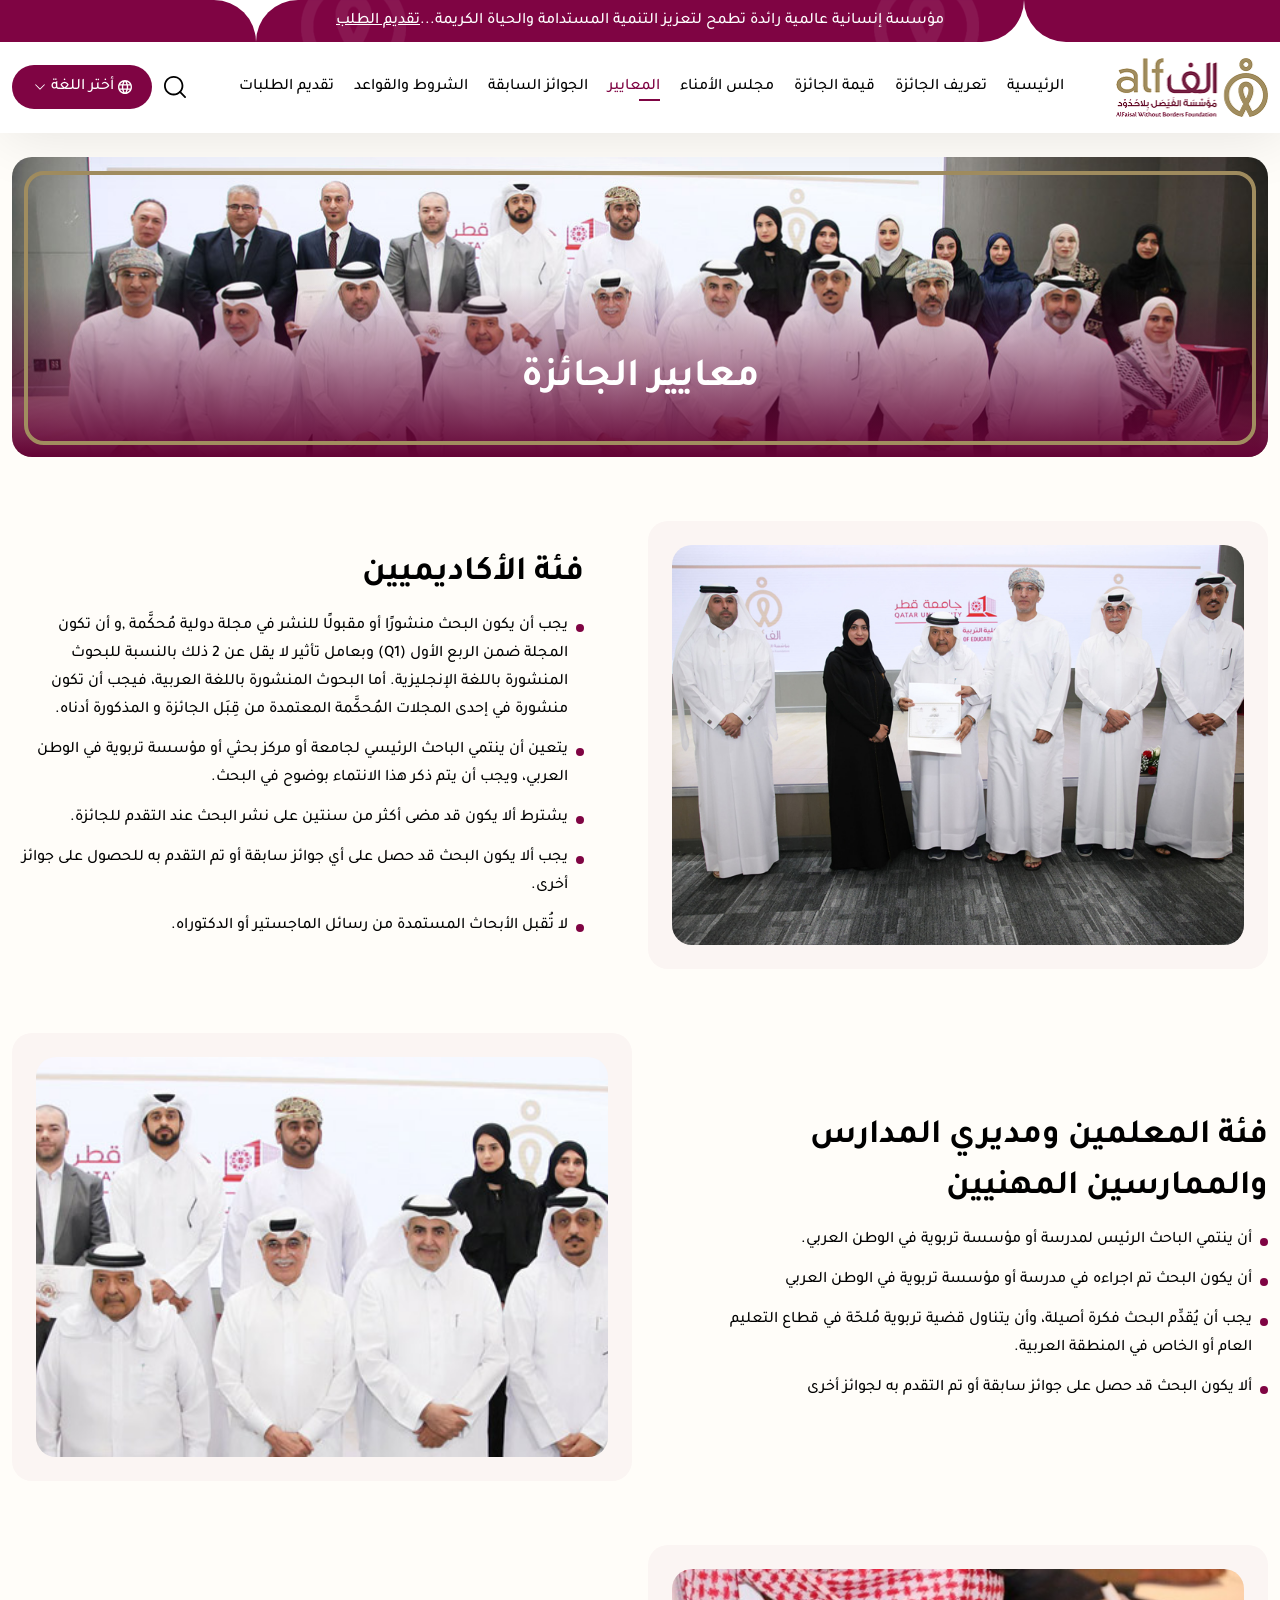
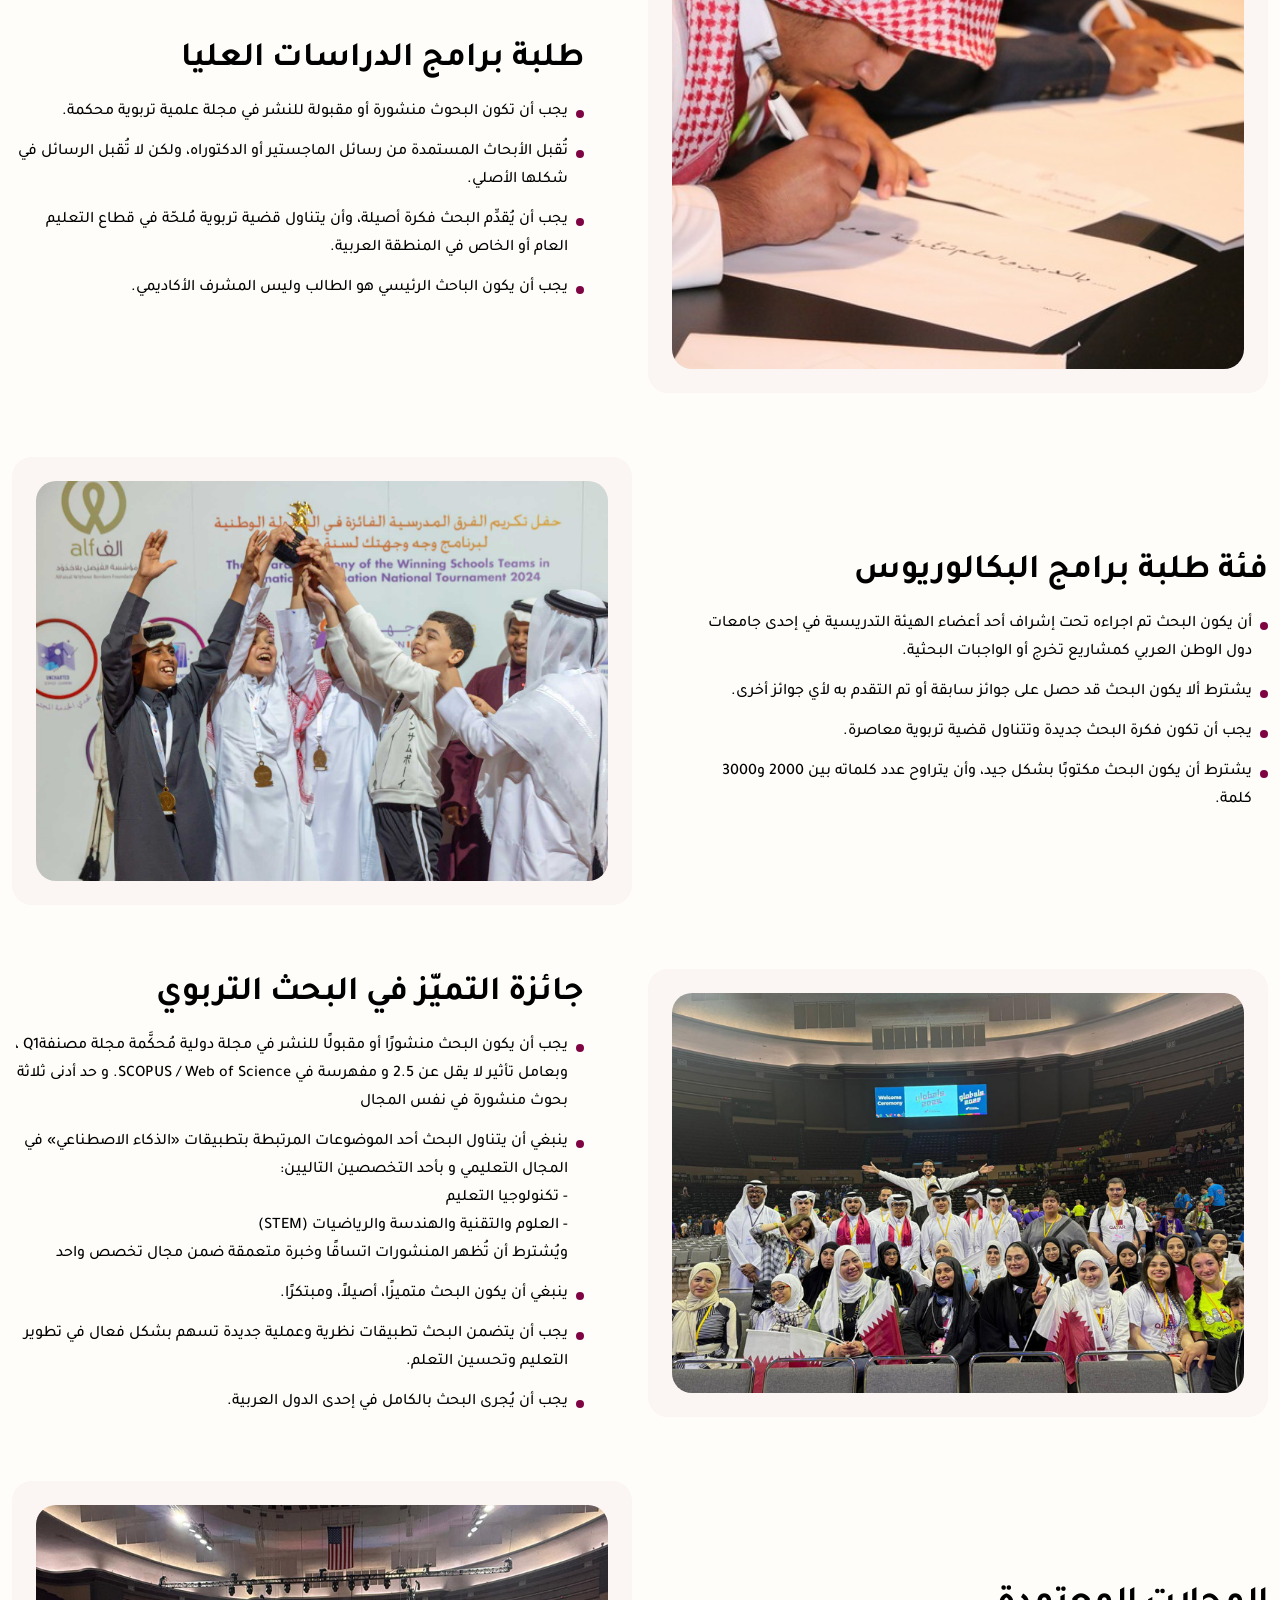
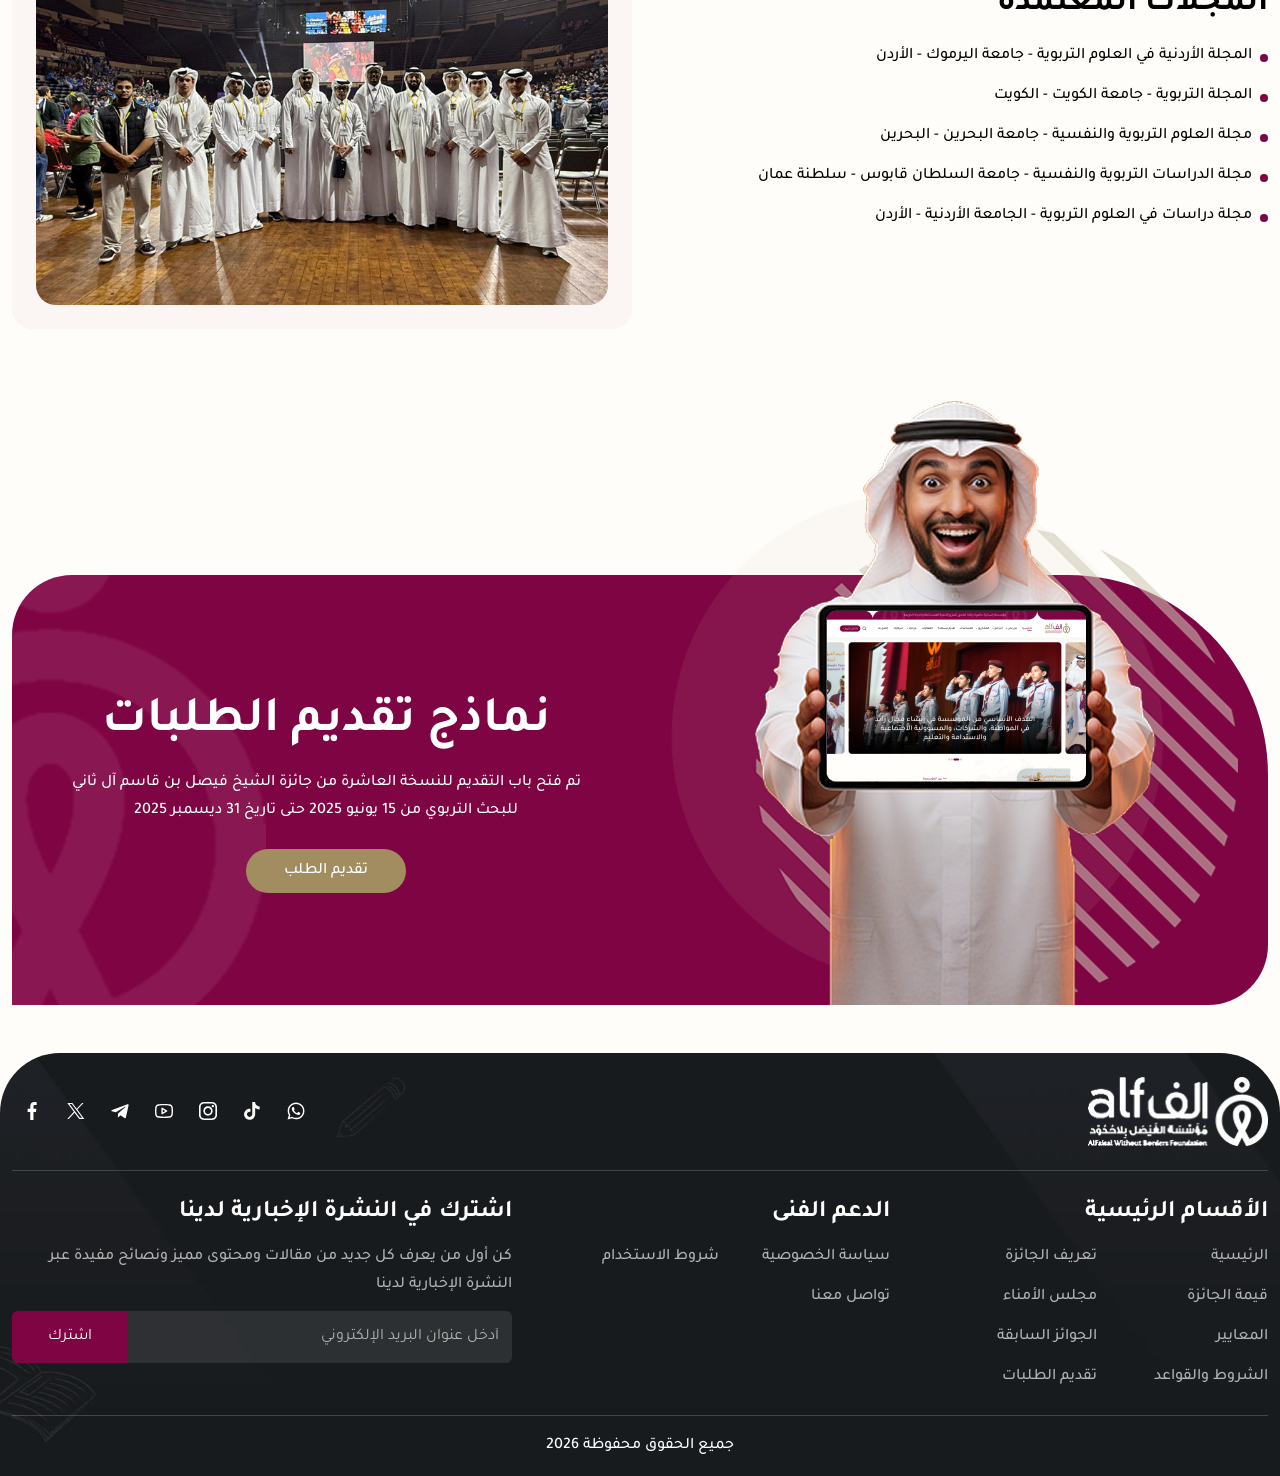
<file: standards.html>
<!DOCTYPE html>
<html lang="en">

<head>
    <meta charset="UTF-8">
    <meta name="viewport" content="width=device-width, initial-scale=1.0">
    <title>Al Faisal Foundation</title>
    <link rel="stylesheet" href="css/bootstrap.min.css">
    <link rel="stylesheet" href="css/home.css">
    <link rel="stylesheet" href="css/intlTelInput.css">
    <!-- <link rel="stylesheet" href="css/home-ltr.css"> -->
    <link rel="icon" href="images/favicon.png" type="image/png">
    <link href="https://fonts.googleapis.com/css2?family=Tajawal:wght@200;300;400;500;700;800;900&display=swap" rel="stylesheet">
</head>


<body>

    <header class="header">
        <div class="site-header">
            <div class="bg"></div>
            <div class="bgcenter">مؤسسة إنسانية عالمية رائدة تطمح لتعزيز التنمية المستدامة والحياة الكريمة...
                <a href="submit-application.html">تقديم الطلب</a></div>
            <div class="bg tow"></div>
        </div>
        <!-- End site-header -->
        <div class="container">
            <div class="logo">
                <a href="index.html" title="Al Faisal Foundation"> <img loading="lazy" src="images/logo.png" alt="Al Faisal Foundation"></a>
            </div>
            <!-- End logo -->
            <div class="burger" id="burger">
                <span class="burger-line"></span>
                <span class="burger-line"></span>
                <span class="burger-line"></span>
            </div>
            <!-- End burger -->
            <span class="overlay"></span>
            <nav class="navbar" id="navbar">
                <span class="cancel">
                    <svg width="10" height="10" viewBox="0 0 12 12"  xmlns="http://www.w3.org/2000/svg">
                        <path d="M6.66271 6.00002L11.8625 0.800231C12.0455 0.617161 12.0455 0.320349 11.8625 0.137303C11.6794 -0.0457441 11.3826 -0.0457675 11.1995 0.137303L5.99975 5.33709L0.799987 0.137303C0.616917 -0.0457675 0.320105 -0.0457675 0.137058 0.137303C-0.0459882 0.320373 -0.0460117 0.617185 0.137058 0.800231L5.33682 6L0.137058 11.1998C-0.0460117 11.3829 -0.0460117 11.6797 0.137058 11.8627C0.228582 11.9542 0.348558 12 0.468535 12C0.588511 12 0.708464 11.9542 0.800011 11.8627L5.99975 6.66295L11.1995 11.8627C11.291 11.9542 11.411 12 11.531 12C11.651 12 11.7709 11.9542 11.8625 11.8627C12.0455 11.6796 12.0455 11.3828 11.8625 11.1998L6.66271 6.00002Z" fill="#D1362A"></path>
                    </svg>
                </span>
                <div class="logo">
                    <a href="index.html" title="Al Faisal Foundation"> <img loading="lazy" src="images/logo.png" alt="Al Faisal Foundation"></a>
                </div>
                <!-- End logo -->

                <ul class="menu" id="menu">
                    <li class="menu-item">
                        <a class="menu-link" href="index.html" title="">الرئيسية</a>
                    </li>
                    <li class="menu-item ">
                        <a class="menu-link" href="about.html" title="">تعريف الجائزة</a>
                    </li>
                    <li class="menu-item">
                        <a class="menu-link" href="prize-value.html" title="">     قيمة الجائزة </a>
                    </li>
                    <li class="menu-item">
                        <a class="menu-link" href="board-trustees.html" title="">  مجلس الأمناء </a>
                    </li>
                    <li class="menu-item activelink">
                        <a class="menu-link" href="standards.html" title="">المعايير </a>
                    </li>
                    <li class="menu-item">
                        <a class="menu-link" href="previous-awards.html" title="">الجوائز السابقة </a>
                    </li>
                    <li class="menu-item">
                        <a class="menu-link" href="terms-rules.html" title="">الشروط والقواعد </a>
                    </li>
                    <li class="menu-item">
                        <a class="menu-link" href="submit-application.html" title="">  تقديم الطلبات </a>
                    </li>
                </ul>
            </nav>
            <div class="actions">
                <span class="searchicon" title="">
                            <svg version="1.1" id="Capa_1" xmlns="http://www.w3.org/2000/svg" xmlns:xlink="http://www.w3.org/1999/xlink" x="0px" y="0px" viewBox="0 0 512 512" style="enable-background:new 0 0 512 512;" xml:space="preserve">
                                <path d="M225.474,0C101.151,0,0,101.151,0,225.474c0,124.33,101.151,225.474,225.474,225.474 c124.33,0,225.474-101.144,225.474-225.474C450.948,101.151,349.804,0,225.474,0z M225.474,409.323 c-101.373,0-183.848-82.475-183.848-183.848S124.101,41.626,225.474,41.626s183.848,82.475,183.848,183.848 S326.847,409.323,225.474,409.323z"></path>
                                <path d="M505.902,476.472L386.574,357.144c-8.131-8.131-21.299-8.131-29.43,0c-8.131,8.124-8.131,21.306,0,29.43l119.328,119.328 c4.065,4.065,9.387,6.098,14.715,6.098c5.321,0,10.649-2.033,14.715-6.098C514.033,497.778,514.033,484.596,505.902,476.472z">    </path>
                            </svg>
                </span>
                <div class="language">
                    <p class="bottom">
                        <svg width="20" height="20" viewBox="0 0 20 20" xmlns="http://www.w3.org/2000/svg">
                                <path d="M10 20C8.6333 20 7.3417 19.7375 6.125 19.2125C4.9083 18.6875 3.8458 17.9708 2.9375 17.0625C2.0292 16.1542 1.3125 15.0917 0.787498 13.875C0.262498 12.6583 0 11.3667 0 10C0 8.6167 0.262498 7.3208 0.787498 6.1125C1.3125 4.9042 2.0292 3.8458 2.9375 2.9375C3.8458 2.0292 4.9083 1.3125 6.125 0.7875C7.3417 0.2625 8.6333 0 10 0C11.3833 0 12.6792 0.2625 13.8875 0.7875C15.0958 1.3125 16.1542 2.0292 17.0625 2.9375C17.9708 3.8458 18.6875 4.9042 19.2125 6.1125C19.7375 7.3208 20 8.6167 20 10C20 11.3667 19.7375 12.6583 19.2125 13.875C18.6875 15.0917 17.9708 16.1542 17.0625 17.0625C16.1542 17.9708 15.0958 18.6875 13.8875 19.2125C12.6792 19.7375 11.3833 20 10 20ZM10 17.95C10.4333 17.35 10.8083 16.725 11.125 16.075C11.4417 15.425 11.7 14.7333 11.9 14H8.1C8.3 14.7333 8.5583 15.425 8.875 16.075C9.1917 16.725 9.5667 17.35 10 17.95ZM7.4 17.55C7.1 17 6.8375 16.4292 6.6125 15.8375C6.3875 15.2458 6.2 14.6333 6.05 14H3.1C3.5833 14.8333 4.1875 15.5583 4.9125 16.175C5.6375 16.7917 6.4667 17.25 7.4 17.55ZM12.6 17.55C13.5333 17.25 14.3625 16.7917 15.0875 16.175C15.8125 15.5583 16.4167 14.8333 16.9 14H13.95C13.8 14.6333 13.6125 15.2458 13.3875 15.8375C13.1625 16.4292 12.9 17 12.6 17.55ZM2.25 12H5.65C5.6 11.6667 5.5625 11.3375 5.5375 11.0125C5.5125 10.6875 5.5 10.35 5.5 10C5.5 9.65 5.5125 9.3125 5.5375 8.9875C5.5625 8.6625 5.6 8.3333 5.65 8H2.25C2.1667 8.3333 2.1042 8.6625 2.0625 8.9875C2.0208 9.3125 2 9.65 2 10C2 10.35 2.0208 10.6875 2.0625 11.0125C2.1042 11.3375 2.1667 11.6667 2.25 12ZM7.65 12H12.35C12.4 11.6667 12.4375 11.3375 12.4625 11.0125C12.4875 10.6875 12.5 10.35 12.5 10C12.5 9.65 12.4875 9.3125 12.4625 8.9875C12.4375 8.6625 12.4 8.3333 12.35 8H7.65C7.6 8.3333 7.5625 8.6625 7.5375 8.9875C7.5125 9.3125 7.5 9.65 7.5 10C7.5 10.35 7.5125 10.6875 7.5375 11.0125C7.5625 11.3375 7.6 11.6667 7.65 12ZM14.35 12H17.75C17.8333 11.6667 17.8958 11.3375 17.9375 11.0125C17.9792 10.6875 18 10.35 18 10C18 9.65 17.9792 9.3125 17.9375 8.9875C17.8958 8.6625 17.8333 8.3333 17.75 8H14.35C14.4 8.3333 14.4375 8.6625 14.4625 8.9875C14.4875 9.3125 14.5 9.65 14.5 10C14.5 10.35 14.4875 10.6875 14.4625 11.0125C14.4375 11.3375 14.4 11.6667 14.35 12ZM13.95 6H16.9C16.4167 5.1667 15.8125 4.4417 15.0875 3.825C14.3625 3.2083 13.5333 2.75 12.6 2.45C12.9 3 13.1625 3.5708 13.3875 4.1625C13.6125 4.7542 13.8 5.3667 13.95 6ZM8.1 6H11.9C11.7 5.2667 11.4417 4.575 11.125 3.925C10.8083 3.275 10.4333 2.65 10 2.05C9.5667 2.65 9.1917 3.275 8.875 3.925C8.5583 4.575 8.3 5.2667 8.1 6ZM3.1 6H6.05C6.2 5.3667 6.3875 4.7542 6.6125 4.1625C6.8375 3.5708 7.1 3 7.4 2.45C6.4667 2.75 5.6375 3.2083 4.9125 3.825C4.1875 4.4417 3.5833 5.1667 3.1 6Z" fill=""></path>
                            </svg>
                        <span class="flextext">
                              أختر اللغة
                                <svg xmlns="http://www.w3.org/2000/svg" viewBox="0 0 24 24" fill="currentColor" aria-hidden="true" data-slot="icon" color="var(--token-4e9ee025-4d41-457f-b60b-4d48970c270e, rgb(128, 133, 143))" style="width: 100%; height: 100%;"><path fill-rule="evenodd" d="M12.53 16.28a.75.75 0 0 1-1.06 0l-7.5-7.5a.75.75 0 0 1 1.06-1.06L12 14.69l6.97-6.97a.75.75 0 1 1 1.06 1.06l-7.5 7.5Z" clip-rule="evenodd"></path></svg>
                            </span>
                    </p>
                    <!-- End language -->
                    <div class="showboxlanguage">
                        <a href="index.html" class="active"> العربية <svg version="1.1" id="Layer_1" xmlns="http://www.w3.org/2000/svg" xmlns:xlink="http://www.w3.org/1999/xlink" x="0px" y="0px" width="122.877px" height="101.052px" viewBox="0 0 122.877 101.052" enable-background="new 0 0 122.877 101.052" xml:space="preserve"><g><path d="M4.43,63.63c-2.869-2.755-4.352-6.42-4.427-10.11c-0.074-3.689,1.261-7.412,4.015-10.281 c2.752-2.867,6.417-4.351,10.106-4.425c3.691-0.076,7.412,1.255,10.283,4.012l24.787,23.851L98.543,3.989l1.768,1.349l-1.77-1.355 c0.141-0.183,0.301-0.339,0.479-0.466c2.936-2.543,6.621-3.691,10.223-3.495V0.018l0.176,0.016c3.623,0.24,7.162,1.85,9.775,4.766 c2.658,2.965,3.863,6.731,3.662,10.412h0.004l-0.016,0.176c-0.236,3.558-1.791,7.035-4.609,9.632l-59.224,72.09l0.004,0.004 c-0.111,0.141-0.236,0.262-0.372,0.368c-2.773,2.435-6.275,3.629-9.757,3.569c-3.511-0.061-7.015-1.396-9.741-4.016L4.43,63.63 L4.43,63.63z"></path></g></svg></a>
                        <a href="en/index.html">   الإنجليزية <svg version="1.1" id="Layer_1" xmlns="http://www.w3.org/2000/svg" xmlns:xlink="http://www.w3.org/1999/xlink" x="0px" y="0px" width="122.877px" height="101.052px" viewBox="0 0 122.877 101.052" enable-background="new 0 0 122.877 101.052" xml:space="preserve"><g><path d="M4.43,63.63c-2.869-2.755-4.352-6.42-4.427-10.11c-0.074-3.689,1.261-7.412,4.015-10.281 c2.752-2.867,6.417-4.351,10.106-4.425c3.691-0.076,7.412,1.255,10.283,4.012l24.787,23.851L98.543,3.989l1.768,1.349l-1.77-1.355 c0.141-0.183,0.301-0.339,0.479-0.466c2.936-2.543,6.621-3.691,10.223-3.495V0.018l0.176,0.016c3.623,0.24,7.162,1.85,9.775,4.766 c2.658,2.965,3.863,6.731,3.662,10.412h0.004l-0.016,0.176c-0.236,3.558-1.791,7.035-4.609,9.632l-59.224,72.09l0.004,0.004 c-0.111,0.141-0.236,0.262-0.372,0.368c-2.773,2.435-6.275,3.629-9.757,3.569c-3.511-0.061-7.015-1.396-9.741-4.016L4.43,63.63 L4.43,63.63z"></path></g></svg></a>
                    </div>
                    <!-- End showboxlanguage -->
                </div>
                <!-- End language -->

            </div>
            <!-- End actions -->
            <div class="showboxsearch">
                <form class="formsearch" action="#" method="">
                    <span class="cancel">
                            <svg width="14" height="14" viewBox="0 0 12 12" fill="none" xmlns="http://www.w3.org/2000/svg">
                              <path d="M6.66271 6.00002L11.8625 0.800231C12.0455 0.617161 12.0455 0.320349 11.8625 0.137303C11.6794 -0.0457441 11.3826 -0.0457675 11.1995 0.137303L5.99975 5.33709L0.799987 0.137303C0.616917 -0.0457675 0.320105 -0.0457675 0.137058 0.137303C-0.0459882 0.320373 -0.0460117 0.617185 0.137058 0.800231L5.33682 6L0.137058 11.1998C-0.0460117 11.3829 -0.0460117 11.6797 0.137058 11.8627C0.228582 11.9542 0.348558 12 0.468535 12C0.588511 12 0.708464 11.9542 0.800011 11.8627L5.99975 6.66295L11.1995 11.8627C11.291 11.9542 11.411 12 11.531 12C11.651 12 11.7709 11.9542 11.8625 11.8627C12.0455 11.6796 12.0455 11.3828 11.8625 11.1998L6.66271 6.00002Z" fill="#D1362A"></path>
                            </svg>
                          </span>
                    <input class="form-control" type="search" placeholder="بحث...">
                    <button class="btnsearch" type="submit">
                            <svg version="1.1" id="Capa_1" xmlns="http://www.w3.org/2000/svg" xmlns:xlink="http://www.w3.org/1999/xlink" x="0px" y="0px" viewBox="0 0 512 512" style="enable-background:new 0 0 512 512;" xml:space="preserve">
                            <path d="M225.474,0C101.151,0,0,101.151,0,225.474c0,124.33,101.151,225.474,225.474,225.474 c124.33,0,225.474-101.144,225.474-225.474C450.948,101.151,349.804,0,225.474,0z M225.474,409.323 c-101.373,0-183.848-82.475-183.848-183.848S124.101,41.626,225.474,41.626s183.848,82.475,183.848,183.848 S326.847,409.323,225.474,409.323z"></path>
                            <path d="M505.902,476.472L386.574,357.144c-8.131-8.131-21.299-8.131-29.43,0c-8.131,8.124-8.131,21.306,0,29.43l119.328,119.328 c4.065,4.065,9.387,6.098,14.715,6.098c5.321,0,10.649-2.033,14.715-6.098C514.033,497.778,514.033,484.596,505.902,476.472z">    </path>
                            </svg>
                        </button>
                </form>
            </div>
        </div>
        <!-- ENd container -->
    </header>
    <!-- End header -->

    <section class="hero-section">
        <div class="container">
            <div class="photo">
                <img loading="lazy" src="images/ab2.jpg" alt="">
                <div class="contant">
                    <h1 class="title"> معايير الجائزة</h1>
                </div>
            </div>
            <!-- End item -->
        </div>
    </section>
    <!-- End slider -->

    <section class="standards-item">
        <div class="container">
            <div class="item">
                <div class="photo">
                    <img loading="lazy" src="images/ab3.jpg" alt="Al Faisal Foundation">
                </div>
                <div class="content">
                    <h2 class="title"> فئة الأكاديميين</h2>
                    <ul class="list">
                        <li>
                            يجب أن يكون البحث منشورًا أو مقبولًا للنشر في مجلة دولية مُحكَّمة ,و أن تكون المجلة ضمن الربع الأول (Q1) وبعامل تأثير لا يقل عن 2 ذلك بالنسبة للبحوث المنشورة باللغة الإنجليزية. أما البحوث المنشورة باللغة العربية، فيجب أن تكون منشورة في إحدى المجلات المُحكَّمة
                            المعتمدة من قِبَل الجائزة و المذكورة أدناه.
                        </li>
                        <li>
                            يتعين أن ينتمي الباحث الرئيسي لجامعة أو مركز بحثي أو مؤسسة تربوية في الوطن العربي، ويجب أن يتم ذكر هذا الانتماء بوضوح في البحث.
                        </li>
                        <li>
                            يشترط ألا يكون قد مضى أكثر من سنتين على نشر البحث عند التقدم للجائزة.
                        </li>
                        <li>
                            يجب ألا يكون البحث قد حصل على أي جوائز سابقة أو تم التقدم به للحصول على جوائز أخرى.
                        </li>
                        <li>
                            لا تُقبل الأبحاث المستمدة من رسائل الماجستير أو الدكتوراه.
                        </li>
                    </ul>

                </div>
            </div>
            <!-- End item -->
            <div class="item">
                <div class="photo">
                    <img loading="lazy" src="images/ab2.jpg" alt="Al Faisal Foundation">
                </div>
                <div class="content">
                    <h2 class="title"> فئة المعلمين ومديري المدارس والممارسين المهنيين</h2>
                    <ul class="list">
                        <li>
                            أن ينتمي الباحث الرئيس لمدرسة أو مؤسسة تربوية في الوطن العربي.
                        </li>
                        <li>
                            أن يكون البحث تم اجراءه في مدرسة أو مؤسسة تربوية في الوطن العربي
                        </li>
                        <li>
                            يجب أن يُقدِّم البحث فكرة أصيلة، وأن يتناول قضية تربوية مُلحّة في قطاع التعليم العام أو الخاص في المنطقة العربية.
                        </li>
                        <li>
                            ألا يكون البحث قد حصل على جوائز سابقة أو تم التقدم به لجوائز أخرى
                        </li>
                    </ul>
                </div>
            </div>
            <!-- End item -->
            <div class="item">
                <div class="photo">
                    <img loading="lazy" src="images/alf_promo.jpg" alt="Al Faisal Foundation">
                </div>
                <div class="content">
                    <h2 class="title"> طلبة برامج الدراسات العليا</h2>
                    <ul class="list">
                        <li>
                            يجب أن تكون البحوث منشورة أو مقبولة للنشر في مجلة علمية تربوية محكمة.
                        </li>
                        <li>
                            تُقبل الأبحاث المستمدة من رسائل الماجستير أو الدكتوراه، ولكن لا تُقبل الرسائل في شكلها الأصلي.
                        </li>
                        <li>
                            يجب أن يُقدِّم البحث فكرة أصيلة، وأن يتناول قضية تربوية مُلحّة في قطاع التعليم العام أو الخاص في المنطقة العربية.
                        </li>
                        <li>
                            يجب أن يكون الباحث الرئيسي هو الطالب وليس المشرف الأكاديمي.
                        </li>
                    </ul>
                </div>
            </div>
            <!-- End item -->
            <div class="item">
                <div class="photo">
                    <img loading="lazy" src="images/alf_promo2.jpg" alt="Al Faisal Foundation">
                </div>
                <div class="content">
                    <h2 class="title"> فئة طلبة برامج البكالوريوس</h2>
                    <ul class="list">
                        <li>
                            أن يكون البحث تم اجراءه تحت إشراف أحد أعضاء الهيئة التدريسية في إحدى جامعات دول الوطن العربي كمشاريع تخرج أو الواجبات البحثية.
                        </li>
                        <li>
                            يشترط ألا يكون البحث قد حصل على جوائز سابقة أو تم التقدم به لأي جوائز أخرى.
                        </li>
                        <li>
                            يجب أن تكون فكرة البحث جديدة وتتناول قضية تربوية معاصرة.
                        </li>
                        <li>
                            يشترط أن يكون البحث مكتوبًا بشكل جيد، وأن يتراوح عدد كلماته بين 2000 و3000 كلمة.
                        </li>
                    </ul>
                </div>
            </div>
            <!-- End item -->
            <div class="item">
                <div class="photo">
                    <img loading="lazy" src="images/alf_promo3.jpg" alt="Al Faisal Foundation">
                </div>
                <div class="content">
                    <h2 class="title"> جائزة التميّز في البحث التربوي</h2>
                    <ul class="list">
                        <li>
                            يجب أن يكون البحث منشورًا أو مقبولًا للنشر في مجلة دولية مُحكَّمة مجلة مصنفةQ1 ، وبعامل تأثير لا يقل عن 2.5 و مفهرسة في SCOPUS / Web of Science. و حد أدنى ثلاثة بحوث منشورة في نفس المجال

                        </li>
                        <li>
                            ينبغي أن يتناول البحث أحد الموضوعات المرتبطة بتطبيقات «الذكاء الاصطناعي» في المجال التعليمي و بأحد التخصصين التاليين:
                            <br> - تكنولوجيا التعليم
                            <br> - العلوم والتقنية والهندسة والرياضيات (STEM)
                            <br> ويُشترط أن تُظهر المنشورات اتساقًا وخبرة متعمقة ضمن مجال تخصص واحد
                        </li>
                        <li>
                            ينبغي أن يكون البحث متميزًا، أصيلاً، ومبتكرًا.

                        </li>
                        <li>
                            يجب أن يتضمن البحث تطبيقات نظرية وعملية جديدة تسهم بشكل فعال في تطوير التعليم وتحسين التعلم.

                        </li>
                        <li>
                            يجب أن يُجرى البحث بالكامل في إحدى الدول العربية.
                        </li>
                    </ul>
                </div>
            </div>
            <!-- End item -->
            <div class="item">
                <div class="photo">
                    <img loading="lazy" src="images/alf_promo4.jpg" alt="Al Faisal Foundation">
                </div>
                <div class="content">
                    <h2 class="title"> المجلات المعتمدة</h2>
                    <ul class="list">
                        <li>
                            المجلة الأردنية في العلوم التربوية - جامعة اليرموك - الأردن
                        </li>
                        <li>المجلة التربوية - جامعة الكويت - الكويت</li>
                        <li>
                            مجلة العلوم التربوية والنفسية - جامعة البحرين - البحرين
                        </li>
                        <li>
                            مجلة الدراسات التربوية والنفسية - جامعة السلطان قابوس - سلطنة عمان
                        </li>
                        <li>
                            مجلة دراسات في العلوم التربوية - الجامعة الأردنية - الأردن
                        </li>
                    </ul>
                </div>
            </div>
            <!-- End item -->
        </div>
    </section>
    <!-- End standards-item -->


    <section class="banner-item">
        <div class="container">
            <div class="inner">
                <div class="text">
                    <h3 class="title">نماذج تقديم الطلبات </h3>
                    <p>تم فتح باب التقديم للنسخة العاشرة من جائزة الشيخ فيصل بن قاسم آل ثاني للبحث التربوي من 15 يونيو 2025 حتى تاريخ 31 ديسمبر 2025
                    </p>
                    <a href="submit-application.html" class="bottom">تقديم الطلب</a>
                </div>
                <div>
                    <div class="bgimg"><img loading="lazy" src="images/bgimg.png" alt="Al Faisal Foundation"></div>
                    <div class="photo"><img loading="lazy" src="images/banner.png" alt="Al Faisal Foundation"></div>
                </div>
            </div>
        </div>
    </section>
    <!-- End banner-item -->


    <footer class="footer">
        <div class="container">
            <div class="subitem">
                <div class="logo"><img loading="lazy" src="images/logowight.png" alt="Al Faisal Foundation"></div>
                <nav class="social">
                    <a class="icon-facebook" href="#" target="_blank " title="Facebook">
                        <svg id="Bold " enable-background="new 0 0 24 24 " height="512 " viewBox="0 0 24 24 " width="512 " xmlns="http://www.w3.org/2000/svg ">
                            <path d="m15.997 3.985h2.191v-3.816c-.378-.052-1.678-.169-3.192-.169-3.159 0-5.323 1.987-5.323 5.639v3.361h-3.486v4.266h3.486v10.734h4.274v-10.733h3.345l.531-4.266h-3.877v-2.939c.001-1.233.333-2.077 2.051-2.077z "></path>
                        </svg>
                    </a>
                    <a class="icon-twitter" href="#" target="_blank " title="Twitter">
                        <svg xmlns="http://www.w3.org/2000/svg" width="20" height="19" viewBox="0 0 20 19">
                       <path d="M0.328568 0.568085L7.64408 10.3494L0.282471 18.3021H1.9394L8.38463 11.3393L13.592 18.3021H19.2302L11.503 7.97074L18.3551 0.568085H16.6982L10.7627 6.98053L5.96679 0.568085H0.328568ZM2.76517 1.78845H5.35533L16.7933 17.0818H14.2031L2.76517 1.78845Z"></path>
                      </svg>
                    </a>
                    <a class="icon-telegram" href="#" target="_blank " title="Telegram">
                        <svg xmlns="http://www.w3.org/2000/svg" width="23" height="19" viewBox="0 0 23 19" fill="none">
                          <path d="M9.07065 12.5706L8.70651 17.5775C9.22789 17.5775 9.45409 17.3568 9.72582 17.0947L12.1741 14.8133L17.25 18.4368C18.1796 18.9416 18.8362 18.6754 19.0858 17.6023L22.4169 2.38571C22.7148 1.04226 21.9217 0.518121 21.0141 0.846398L1.43614 8.15539C0.0995856 8.66159 0.120275 9.38711 1.20855 9.71677L6.21409 11.234L17.8403 4.14158C18.3865 3.78848 18.8845 3.98434 18.4748 4.33744L9.07065 12.5706Z" fill="white"></path>
                        </svg>
                    </a>
                    <a class="icon-youtube" href="#" target="_blank " title="Youtube">
                        <svg id="Layer_1 " enable-background="new 0 0 511.982 511.982 " height="512 " viewBox="0 0 511.982 511.982 " width="512 " xmlns="http://www.w3.org/2000/svg ">
                            <path d="m341.885 238.36-130-74c-6.188-3.524-13.787-3.488-19.946.091-6.158 3.581-9.947 10.167-9.947 17.29v148c0 7.123 3.789 13.709 9.947 17.29 6.159 3.58 13.757 3.616 19.946.091l130-74c13.396-7.478 13.392-27.287 0-34.762zm-119.894
                            56.984v-79.205l69.571 39.603zm282.306-145.855c-6.503-45.918-43.306-81.146-89.5-85.668-36.489-3.572-93.661-7.83-158.806-7.83s-122.316 4.258-158.806 7.83c-46.194 4.521-82.997 39.75-89.5 85.667-10.247 72.73-10.247 140.276 0 213.005
                            6.503 45.918 43.306 81.146 89.5 85.668 36.489 3.572 93.661 7.83 158.806 7.83s122.316-4.258 158.806-7.83c46.194-4.521 82.997-39.75 89.5-85.667 10.247-72.73 10.247-140.276 0-213.005zm-39.606 207.397c-3.906 27.584-26.025 48.747-53.791
                            51.465-35.604 3.486-91.379 7.641-154.909 7.641s-119.306-4.154-154.909-7.641c-27.766-2.718-49.885-23.881-53.791-51.466-4.844-34.203-7.3-68.148-7.3-100.894s2.456-66.69 7.3-100.895c3.906-27.584 26.025-48.747 53.791-51.465 35.604-3.486
                            91.379-7.641 154.909-7.641s119.306 4.154 154.909 7.641c27.766 2.718 49.885 23.881 53.791 51.466 9.722 69.018 9.722 132.771 0 201.789z "></path>
                        </svg>
                    </a>
                    <a class="icon-instagram" href="#" target="_blank " title="Instagram">
                        <svg width="20 " height="20 " viewBox="0 0 20 20 " xmlns="http://www.w3.org/2000/svg ">
                        <path d="M14.4805 0H5.51913C2.47588 0 0 2.476 0 5.51924V14.4806C0 17.524 2.47588 19.9999 5.51913 19.9999H14.4805C17.524 19.9999 19.9999 17.5239 19.9999 14.4806V5.51924C20 2.476 17.524 0 14.4805 0ZM18.2255 14.4806C18.2255 16.5455
                            16.5455 18.2254 14.4806 18.2254H5.51913C3.45433 18.2255 1.77449 16.5455 1.77449 14.4806V5.51924C1.77449 3.45445 3.45433 1.77449 5.51913 1.77449H14.4805C16.5454 1.77449 18.2254 3.45445 18.2254 5.51924V14.4806H18.2255Z "></path>
                        <path d="M10.0001 4.84668C7.15848 4.84668 4.84668 7.15848 4.84668 10.0001C4.84668 12.8417 7.15848 15.1534 10.0001 15.1534C12.8418 15.1534 15.1536 12.8417 15.1536 10.0001C15.1536 7.15848 12.8418 4.84668 10.0001 4.84668ZM10.0001
                            13.3788C8.13705 13.3788 6.62117 11.8631 6.62117 10C6.62117 8.13681 8.13693 6.62105 10.0001 6.62105C11.8634 6.62105 13.3791 8.13681 13.3791 10C13.3791 11.8631 11.8632 13.3788 10.0001 13.3788Z "></path>
                        <path d="M15.3696 3.3418C15.0278 3.3418 14.6919 3.48021 14.4505 3.72272C14.2078 3.96405 14.0684 4.30002 14.0684 4.64309C14.0684 4.98509 14.208 5.32094 14.4505 5.56345C14.6918 5.80478 15.0278 5.94438 15.3696 5.94438C15.7127 5.94438
                            16.0475 5.80478 16.29 5.56345C16.5325 5.32094 16.6709 4.98497 16.6709 4.64309C16.6709 4.30002 16.5325 3.96405 16.29 3.72272C16.0487 3.48021 15.7127 3.3418 15.3696 3.3418Z "></path>
                        </svg>
                    </a>
                    <a class="icon-tiktok" href="#" target="_blank " title="TikTok">
                        <svg xmlns="http://www.w3.org/2000/svg" width="19" height="21" viewBox="0 0 19 21">
                          <path d="M15.2509 4.22836C14.2481 3.47112 13.5267 2.36077 13.2729 1.08353C13.2095 0.766283 13.1764 0.440764 13.1722 0.105591H9.79989V9.32217L9.79568 14.3705C9.79568 15.7208 8.91711 16.8656 7.69918 17.267C7.3447 17.3843 6.9626 17.4394 6.56535 17.4187C6.05777 17.3912 5.5819 17.2367 5.16811 16.9898C4.28948 16.4643 3.69228 15.5098 3.67573 14.4174C3.6509 12.7111 5.03016 11.3194 6.73499 11.3194C7.07292 11.3194 7.39568 11.3746 7.69775 11.4739V8.04906C7.37913 8.00217 7.05367 7.97734 6.72539 7.97734C4.85918 7.97734 3.11295 8.75389 1.86605 10.1511C0.922602 11.2077 0.357056 12.5553 0.26878 13.9677C0.154297 15.8243 0.834285 17.5898 2.15153 18.8919C2.34463 19.0822 2.5488 19.2601 2.76121 19.4243C3.89087 20.2932 5.2716 20.7636 6.72539 20.7636C7.05367 20.7636 7.37913 20.7401 7.69775 20.6919C9.05637 20.4919 10.3102 19.8698 11.2992 18.8919C12.5157 17.6905 13.1861 16.0946 13.1944 14.398L13.1764 6.85871C13.7558 7.30561 14.3902 7.67665 15.0716 7.96217C16.1295 8.41044 17.2509 8.63665 18.4068 8.63527V5.27664L18.3971 5.27802C17.2164 5.27802 16.1267 4.88767 15.2522 4.22698L15.2509 4.22836Z"></path>
                       </svg>
                    </a>
                    <a class="icon-whatsapp" href="#" target="_blank " title="Whatsapp">
                        <svg width="20 " height="20 " viewBox="0 0 20 20 " xmlns="http://www.w3.org/2000/svg ">
                            <path fill-rule="evenodd " clip-rule="evenodd " d="M16.6319 3.34007C14.8778 1.58386 12.5449 0.616264 10.0596 0.615234C4.93836 0.615234 0.770424 4.78306 0.768364 9.90566C0.767677 11.5432 1.19546 13.1417 2.00856 14.5507L0.69043
                            19.3652L5.61585 18.0732C6.97301 18.8135 8.50091 19.2036 10.0558 19.2041H10.0597C15.1804 19.2041 19.3488 15.0359 19.3507 9.9131C19.3517 7.43042 18.3862 5.09617 16.6319 3.34007ZM10.0596 17.635H10.0564C8.67074 17.6344 7.31175 17.262
                            6.12592 16.5586L5.84405 16.3911L2.92123 17.1579L3.70137 14.3082L3.51769 14.016C2.74464 12.7865 2.33643 11.3654 2.33712 9.90623C2.33872 5.64846 5.80308 2.18445 10.0627 2.18445C12.1254 2.18513 14.0643 2.98943 15.5223 4.44912C16.9803
                            5.90881 17.7828 7.84904 17.7821 9.91253C17.7802 14.1706 14.3161 17.635 10.0596 17.635ZM14.2955 11.8513C14.0634 11.735 12.922 11.1736 12.7091 11.096C12.4965 11.0185 12.3415 10.9799 12.1869 11.2122C12.0321 11.4445 11.5873 11.9675
                            11.4518 12.1224C11.3163 12.2773 11.181 12.2968 10.9488 12.1805C10.7166 12.0644 9.96861 11.8191 9.08181 11.0282C8.39173 10.4126 7.92584 9.6524 7.79034 9.42009C7.65508 9.18754 7.7892 9.07402 7.8922 8.9463C8.14351 8.63422 8.39516
                            8.30704 8.47253 8.1522C8.55 7.99724 8.51121 7.86163 8.45307 7.74547C8.39516 7.62932 7.93088 6.48662 7.73747 6.02165C7.54887 5.56915 7.35764 5.63026 7.21505 5.62317C7.07978 5.61642 6.92494 5.61504 6.7701 5.61504C6.61538 5.61504
                            6.36384 5.67306 6.15098 5.90561C5.93823 6.13804 5.33856 6.6996 5.33856 7.84229C5.33856 8.98498 6.17043 10.0889 6.28648 10.2438C6.40252 10.3988 7.92355 12.7437 10.2523 13.7492C10.8062 13.9886 11.2386 14.1313 11.5758 14.2383C12.132
                            14.415 12.6379 14.39 13.038 14.3303C13.4841 14.2636 14.4114 13.7686 14.6051 13.2264C14.7985 12.6841 14.7985 12.2193 14.7403 12.1224C14.6824 12.0256 14.5276 11.9675 14.2955 11.8513Z "></path>
                        </svg>
                    </a>
                    <!-- <a class="icon-snapchat" href="#" target="_blank " title="Snapchat">
                        <svg xmlns="http://www.w3.org/2000/svg" width="20" height="21" viewBox="0 0 20 21">
                          <path d="M19.4118 15.6792C16.026 14.0203 15.4862 11.459 15.4622 11.269C15.4333 11.0389 15.4003 10.858 15.6511 10.6239C15.893 10.3977 16.9661 9.72544 17.2638 9.51511C17.7559 9.16682 17.9727 8.8191 17.813 8.39165C17.7013 8.09595 17.4292 7.98456 17.1427 7.98456C17.0522 7.98483 16.9621 7.99508 16.8738 8.01509C16.3331 8.13382 15.808 8.40805 15.5042 8.48212C15.4676 8.49165 15.4301 8.49676 15.3925 8.49738C15.2304 8.49738 15.169 8.42445 15.1846 8.22712C15.2227 7.62891 15.3031 6.46135 15.2098 5.37067C15.0818 3.87007 14.6036 3.12657 14.0367 2.46899C13.7624 2.15011 12.4887 0.780121 10.0308 0.780121C7.57285 0.780121 6.30087 2.15011 6.02826 2.46504C5.45959 3.12261 4.98196 3.86612 4.85516 5.36671C4.76186 6.45739 4.84565 7.62439 4.88029 8.22316C4.89146 8.41087 4.83448 8.49343 4.67248 8.49343C4.63478 8.49276 4.59728 8.48765 4.56076 8.47816C4.25743 8.40409 3.73233 8.12987 3.19158 8.01113C3.10337 7.99112 3.01328 7.98087 2.92287 7.9806C2.63519 7.9806 2.36425 8.09369 2.25253 8.38769C2.09278 8.81514 2.30839 9.16286 2.80221 9.51117C3.09997 9.7215 4.17307 10.3932 4.41496 10.6199C4.66523 10.854 4.63282 11.0349 4.60378 11.2651C4.57975 11.4579 4.03957 14.0192 0.654318 15.6752C0.456007 15.7724 0.118599 15.9784 0.713532 16.3108C1.64755 16.8331 2.26929 16.7773 2.7525 17.0922C3.16253 17.3596 2.92009 17.9363 3.21839 18.1444C3.58485 18.4004 4.66801 18.1262 6.06737 18.5938C7.24047 18.9851 7.95328 20.0905 10.0336 20.0905C12.1139 20.0905 12.8474 18.98 13.9998 18.5938C15.3963 18.1262 16.4817 18.4004 16.8487 18.1444C17.1465 17.9363 16.9046 17.3596 17.3147 17.0922C17.7978 16.7773 18.4191 16.8331 19.3536 16.3108C19.9475 15.9822 19.61 15.7764 19.4118 15.6792Z"></path>
                       </svg>
                    </a> -->
                </nav>
            </div>
            <!-- End subitem -->
            <div class="rowbox">
                <div class="item">
                    <h6 class="title">الأقسام الرئيسية </h6>
                    <nav class="navmenu">
                        <a href="index.html" title="">الرئيسية</a>
                        <a href="about.html" title="">تعريف الجائزة</a>
                        <a href="prize-value.html" title="">     قيمة الجائزة </a>
                        <a href="board-trustees.html" title="">  مجلس الأمناء </a>
                        <a href="standards.html" title="">المعايير </a>
                        <a href="previous-awards.html" title="">الجوائز السابقة </a>
                        <a href="terms-rules.html" title="">الشروط والقواعد </a>
                        <a href="submit-application.html" title="">  تقديم الطلبات </a>
                    </nav>
                </div>
                <!-- End item -->
                <div class="item">
                    <h6 class="title"> الدعم الفنى </h6>
                    <nav class="navmenu">
                        <a href="privacy-policy.html" title="">سياسة الخصوصية</a>
                        <a href="terms-use.html" title="">  شروط الاستخدام</a>
                        <a href="contact.html" title="">    تواصل معنا </a>
                    </nav>
                </div>
                <!-- End item -->
                <div class="item">
                    <h6 class="title">اشترك في النشرة الإخبارية لدينا</h6>
                    <p>كن أول من يعرف كل جديد من مقالات ومحتوى مميز ونصائح مفيدة عبر النشرة الإخبارية لدينا</p>
                    <form class="formsearch" action="#" method="">
                        <input class="form-control" type="email" placeholder="أدخل عنوان البريد الإلكتروني">
                        <button class="bottom" type="submit">اشترك  </button>
                    </form>
                </div>
                <!-- End item -->
            </div>
            <div class="copyright">
                <p> جميع الحقوق محفوظة 2026</p>
            </div>
            <!-- End copyright -->
        </div>
        <span class="scrollTopBtn">
            <svg width="12" height="12" viewBox="0 0 12 12" xmlns="http://www.w3.org/2000/svg">
            <path d="M2.89638 6.3293L8.44673 11.8643C8.62858 12.0455 8.923 12.0452 9.10455 11.8634C9.28595 11.6815 9.28548 11.3869 9.10361 11.2055L3.88363 5.99998L9.1038 0.794442C9.28565 0.613036 9.28612 0.318639 9.10474 0.136765C9.01373 0.0455932 8.8945 7.59915e-06 8.77528 7.58873e-06C8.65635 7.57833e-06 8.5376 0.045288 8.44675 0.135827L2.89638 5.67069C2.80879 5.75783 2.75964 5.87642 2.75964 5.99998C2.75964 6.12354 2.80893 6.242 2.89638 6.3293Z"></path>
          </svg>
        </span>
        <!-- End scrollTopBtn -->
    </footer>
    <!-- End footer -->

    <script src="js/jquery.js"></script>
    <script src="js/bootstrap.min.js"></script>
    <script src="js/slick.min.js"></script>
    <script src="js/plugin.js"></script>

</body>

</html>
</file>
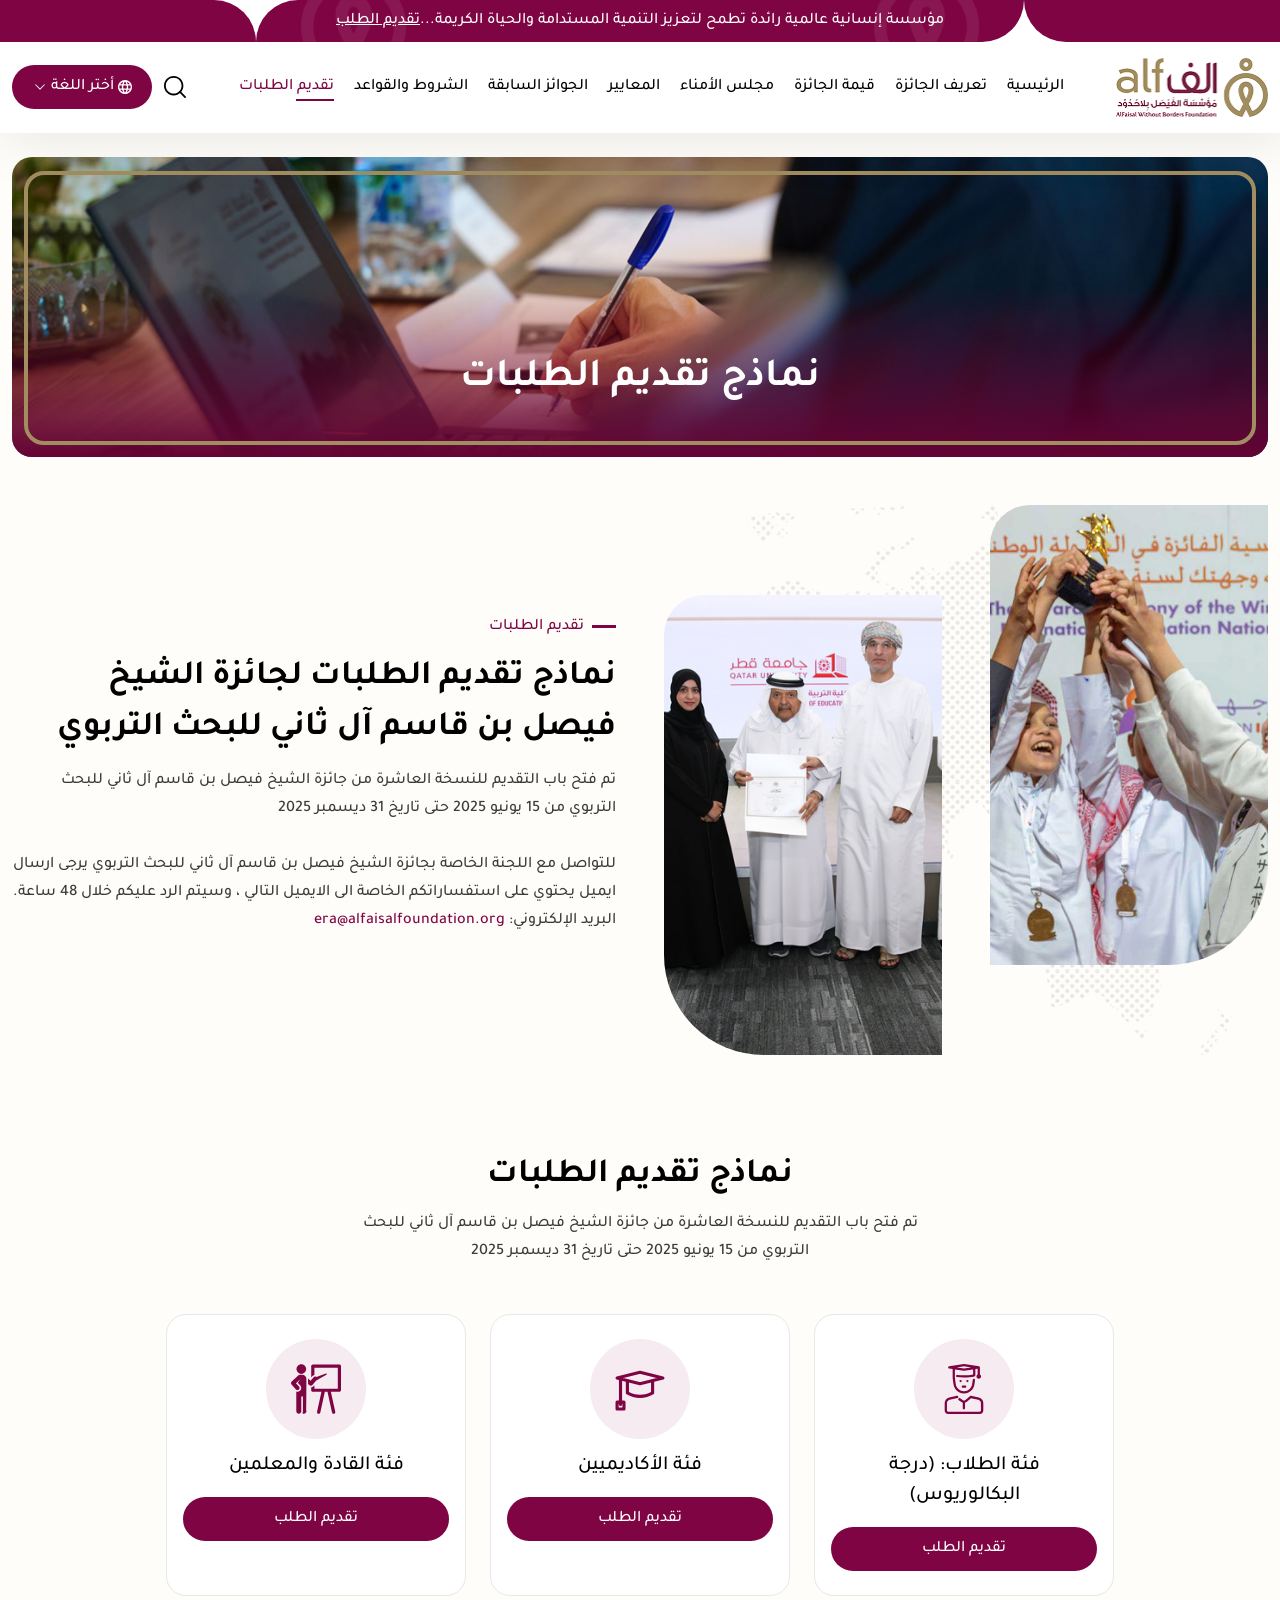
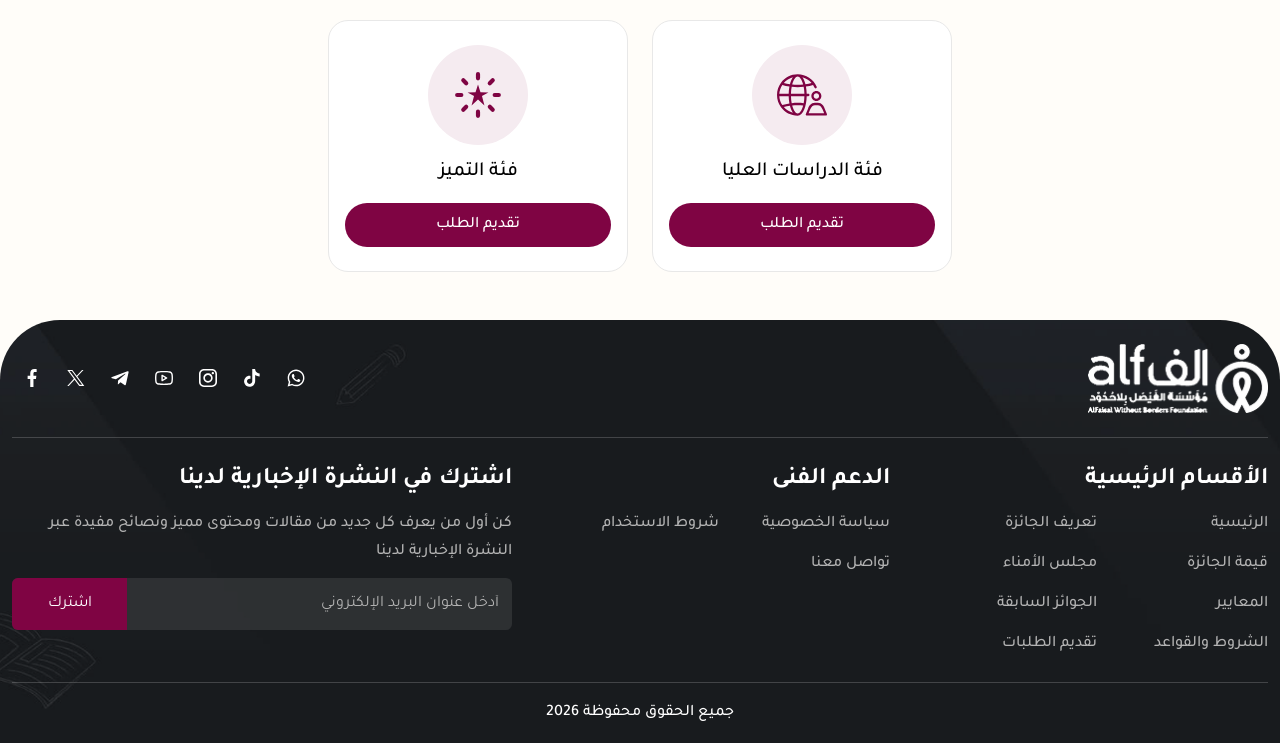
<file: submit-application.html>
<!DOCTYPE html>
<html lang="en">

<head>
    <meta charset="UTF-8">
    <meta name="viewport" content="width=device-width, initial-scale=1.0">
    <title>Al Faisal Foundation</title>
    <link rel="stylesheet" href="css/bootstrap.min.css">
    <link rel="stylesheet" href="css/home.css">
    <link rel="stylesheet" href="css/intlTelInput.css">
    <!-- <link rel="stylesheet" href="css/home-ltr.css"> -->
    <link rel="icon" href="images/favicon.png" type="image/png">
    <link href="https://fonts.googleapis.com/css2?family=Tajawal:wght@200;300;400;500;700;800;900&display=swap" rel="stylesheet">
</head>


<body>

    <header class="header">
        <div class="site-header">
            <div class="bg"></div>
            <div class="bgcenter">مؤسسة إنسانية عالمية رائدة تطمح لتعزيز التنمية المستدامة والحياة الكريمة...
                <a href="submit-application.html">تقديم الطلب</a></div>
            <div class="bg tow"></div>
        </div>
        <!-- End site-header -->
        <div class="container">
            <div class="logo">
                <a href="index.html" title="Al Faisal Foundation"> <img loading="lazy" src="images/logo.png" alt="Al Faisal Foundation"></a>
            </div>
            <!-- End logo -->
            <div class="burger" id="burger">
                <span class="burger-line"></span>
                <span class="burger-line"></span>
                <span class="burger-line"></span>
            </div>
            <!-- End burger -->
            <span class="overlay"></span>
            <nav class="navbar" id="navbar">
                <span class="cancel">
                    <svg width="10" height="10" viewBox="0 0 12 12"  xmlns="http://www.w3.org/2000/svg">
                        <path d="M6.66271 6.00002L11.8625 0.800231C12.0455 0.617161 12.0455 0.320349 11.8625 0.137303C11.6794 -0.0457441 11.3826 -0.0457675 11.1995 0.137303L5.99975 5.33709L0.799987 0.137303C0.616917 -0.0457675 0.320105 -0.0457675 0.137058 0.137303C-0.0459882 0.320373 -0.0460117 0.617185 0.137058 0.800231L5.33682 6L0.137058 11.1998C-0.0460117 11.3829 -0.0460117 11.6797 0.137058 11.8627C0.228582 11.9542 0.348558 12 0.468535 12C0.588511 12 0.708464 11.9542 0.800011 11.8627L5.99975 6.66295L11.1995 11.8627C11.291 11.9542 11.411 12 11.531 12C11.651 12 11.7709 11.9542 11.8625 11.8627C12.0455 11.6796 12.0455 11.3828 11.8625 11.1998L6.66271 6.00002Z" fill="#D1362A"></path>
                    </svg>
                </span>
                <div class="logo">
                    <a href="index.html" title="Al Faisal Foundation"> <img loading="lazy" src="images/logo.png" alt="Al Faisal Foundation"></a>
                </div>
                <!-- End logo -->

                <ul class="menu" id="menu">
                    <li class="menu-item">
                        <a class="menu-link" href="index.html" title="">الرئيسية</a>
                    </li>
                    <li class="menu-item ">
                        <a class="menu-link" href="about.html" title="">تعريف الجائزة</a>
                    </li>
                    <li class="menu-item">
                        <a class="menu-link" href="prize-value.html" title="">     قيمة الجائزة </a>
                    </li>
                    <li class="menu-item">
                        <a class="menu-link" href="board-trustees.html" title="">  مجلس الأمناء </a>
                    </li>
                    <li class="menu-item">
                        <a class="menu-link" href="standards.html" title="">المعايير </a>
                    </li>
                    <li class="menu-item">
                        <a class="menu-link" href="previous-awards.html" title="">الجوائز السابقة </a>
                    </li>
                    <li class="menu-item">
                        <a class="menu-link" href="terms-rules.html" title="">الشروط والقواعد </a>
                    </li>
                    <li class="menu-item activelink">
                        <a class="menu-link" href="submit-application.html" title="">  تقديم الطلبات </a>
                    </li>
                </ul>
            </nav>
            <div class="actions">
                <span class="searchicon" title="">
                            <svg version="1.1" id="Capa_1" xmlns="http://www.w3.org/2000/svg" xmlns:xlink="http://www.w3.org/1999/xlink" x="0px" y="0px" viewBox="0 0 512 512" style="enable-background:new 0 0 512 512;" xml:space="preserve">
                                <path d="M225.474,0C101.151,0,0,101.151,0,225.474c0,124.33,101.151,225.474,225.474,225.474 c124.33,0,225.474-101.144,225.474-225.474C450.948,101.151,349.804,0,225.474,0z M225.474,409.323 c-101.373,0-183.848-82.475-183.848-183.848S124.101,41.626,225.474,41.626s183.848,82.475,183.848,183.848 S326.847,409.323,225.474,409.323z"></path>
                                <path d="M505.902,476.472L386.574,357.144c-8.131-8.131-21.299-8.131-29.43,0c-8.131,8.124-8.131,21.306,0,29.43l119.328,119.328 c4.065,4.065,9.387,6.098,14.715,6.098c5.321,0,10.649-2.033,14.715-6.098C514.033,497.778,514.033,484.596,505.902,476.472z">    </path>
                            </svg>
                </span>
                <div class="language">
                    <p class="bottom">
                        <svg width="20" height="20" viewBox="0 0 20 20" xmlns="http://www.w3.org/2000/svg">
                                <path d="M10 20C8.6333 20 7.3417 19.7375 6.125 19.2125C4.9083 18.6875 3.8458 17.9708 2.9375 17.0625C2.0292 16.1542 1.3125 15.0917 0.787498 13.875C0.262498 12.6583 0 11.3667 0 10C0 8.6167 0.262498 7.3208 0.787498 6.1125C1.3125 4.9042 2.0292 3.8458 2.9375 2.9375C3.8458 2.0292 4.9083 1.3125 6.125 0.7875C7.3417 0.2625 8.6333 0 10 0C11.3833 0 12.6792 0.2625 13.8875 0.7875C15.0958 1.3125 16.1542 2.0292 17.0625 2.9375C17.9708 3.8458 18.6875 4.9042 19.2125 6.1125C19.7375 7.3208 20 8.6167 20 10C20 11.3667 19.7375 12.6583 19.2125 13.875C18.6875 15.0917 17.9708 16.1542 17.0625 17.0625C16.1542 17.9708 15.0958 18.6875 13.8875 19.2125C12.6792 19.7375 11.3833 20 10 20ZM10 17.95C10.4333 17.35 10.8083 16.725 11.125 16.075C11.4417 15.425 11.7 14.7333 11.9 14H8.1C8.3 14.7333 8.5583 15.425 8.875 16.075C9.1917 16.725 9.5667 17.35 10 17.95ZM7.4 17.55C7.1 17 6.8375 16.4292 6.6125 15.8375C6.3875 15.2458 6.2 14.6333 6.05 14H3.1C3.5833 14.8333 4.1875 15.5583 4.9125 16.175C5.6375 16.7917 6.4667 17.25 7.4 17.55ZM12.6 17.55C13.5333 17.25 14.3625 16.7917 15.0875 16.175C15.8125 15.5583 16.4167 14.8333 16.9 14H13.95C13.8 14.6333 13.6125 15.2458 13.3875 15.8375C13.1625 16.4292 12.9 17 12.6 17.55ZM2.25 12H5.65C5.6 11.6667 5.5625 11.3375 5.5375 11.0125C5.5125 10.6875 5.5 10.35 5.5 10C5.5 9.65 5.5125 9.3125 5.5375 8.9875C5.5625 8.6625 5.6 8.3333 5.65 8H2.25C2.1667 8.3333 2.1042 8.6625 2.0625 8.9875C2.0208 9.3125 2 9.65 2 10C2 10.35 2.0208 10.6875 2.0625 11.0125C2.1042 11.3375 2.1667 11.6667 2.25 12ZM7.65 12H12.35C12.4 11.6667 12.4375 11.3375 12.4625 11.0125C12.4875 10.6875 12.5 10.35 12.5 10C12.5 9.65 12.4875 9.3125 12.4625 8.9875C12.4375 8.6625 12.4 8.3333 12.35 8H7.65C7.6 8.3333 7.5625 8.6625 7.5375 8.9875C7.5125 9.3125 7.5 9.65 7.5 10C7.5 10.35 7.5125 10.6875 7.5375 11.0125C7.5625 11.3375 7.6 11.6667 7.65 12ZM14.35 12H17.75C17.8333 11.6667 17.8958 11.3375 17.9375 11.0125C17.9792 10.6875 18 10.35 18 10C18 9.65 17.9792 9.3125 17.9375 8.9875C17.8958 8.6625 17.8333 8.3333 17.75 8H14.35C14.4 8.3333 14.4375 8.6625 14.4625 8.9875C14.4875 9.3125 14.5 9.65 14.5 10C14.5 10.35 14.4875 10.6875 14.4625 11.0125C14.4375 11.3375 14.4 11.6667 14.35 12ZM13.95 6H16.9C16.4167 5.1667 15.8125 4.4417 15.0875 3.825C14.3625 3.2083 13.5333 2.75 12.6 2.45C12.9 3 13.1625 3.5708 13.3875 4.1625C13.6125 4.7542 13.8 5.3667 13.95 6ZM8.1 6H11.9C11.7 5.2667 11.4417 4.575 11.125 3.925C10.8083 3.275 10.4333 2.65 10 2.05C9.5667 2.65 9.1917 3.275 8.875 3.925C8.5583 4.575 8.3 5.2667 8.1 6ZM3.1 6H6.05C6.2 5.3667 6.3875 4.7542 6.6125 4.1625C6.8375 3.5708 7.1 3 7.4 2.45C6.4667 2.75 5.6375 3.2083 4.9125 3.825C4.1875 4.4417 3.5833 5.1667 3.1 6Z" fill=""></path>
                            </svg>
                        <span class="flextext">
                              أختر اللغة
                                <svg xmlns="http://www.w3.org/2000/svg" viewBox="0 0 24 24" fill="currentColor" aria-hidden="true" data-slot="icon" color="var(--token-4e9ee025-4d41-457f-b60b-4d48970c270e, rgb(128, 133, 143))" style="width: 100%; height: 100%;"><path fill-rule="evenodd" d="M12.53 16.28a.75.75 0 0 1-1.06 0l-7.5-7.5a.75.75 0 0 1 1.06-1.06L12 14.69l6.97-6.97a.75.75 0 1 1 1.06 1.06l-7.5 7.5Z" clip-rule="evenodd"></path></svg>
                            </span>
                    </p>
                    <!-- End language -->
                    <div class="showboxlanguage">
                        <a href="index.html" class="active"> العربية <svg version="1.1" id="Layer_1" xmlns="http://www.w3.org/2000/svg" xmlns:xlink="http://www.w3.org/1999/xlink" x="0px" y="0px" width="122.877px" height="101.052px" viewBox="0 0 122.877 101.052" enable-background="new 0 0 122.877 101.052" xml:space="preserve"><g><path d="M4.43,63.63c-2.869-2.755-4.352-6.42-4.427-10.11c-0.074-3.689,1.261-7.412,4.015-10.281 c2.752-2.867,6.417-4.351,10.106-4.425c3.691-0.076,7.412,1.255,10.283,4.012l24.787,23.851L98.543,3.989l1.768,1.349l-1.77-1.355 c0.141-0.183,0.301-0.339,0.479-0.466c2.936-2.543,6.621-3.691,10.223-3.495V0.018l0.176,0.016c3.623,0.24,7.162,1.85,9.775,4.766 c2.658,2.965,3.863,6.731,3.662,10.412h0.004l-0.016,0.176c-0.236,3.558-1.791,7.035-4.609,9.632l-59.224,72.09l0.004,0.004 c-0.111,0.141-0.236,0.262-0.372,0.368c-2.773,2.435-6.275,3.629-9.757,3.569c-3.511-0.061-7.015-1.396-9.741-4.016L4.43,63.63 L4.43,63.63z"></path></g></svg></a>
                        <a href="en/index.html">   الإنجليزية <svg version="1.1" id="Layer_1" xmlns="http://www.w3.org/2000/svg" xmlns:xlink="http://www.w3.org/1999/xlink" x="0px" y="0px" width="122.877px" height="101.052px" viewBox="0 0 122.877 101.052" enable-background="new 0 0 122.877 101.052" xml:space="preserve"><g><path d="M4.43,63.63c-2.869-2.755-4.352-6.42-4.427-10.11c-0.074-3.689,1.261-7.412,4.015-10.281 c2.752-2.867,6.417-4.351,10.106-4.425c3.691-0.076,7.412,1.255,10.283,4.012l24.787,23.851L98.543,3.989l1.768,1.349l-1.77-1.355 c0.141-0.183,0.301-0.339,0.479-0.466c2.936-2.543,6.621-3.691,10.223-3.495V0.018l0.176,0.016c3.623,0.24,7.162,1.85,9.775,4.766 c2.658,2.965,3.863,6.731,3.662,10.412h0.004l-0.016,0.176c-0.236,3.558-1.791,7.035-4.609,9.632l-59.224,72.09l0.004,0.004 c-0.111,0.141-0.236,0.262-0.372,0.368c-2.773,2.435-6.275,3.629-9.757,3.569c-3.511-0.061-7.015-1.396-9.741-4.016L4.43,63.63 L4.43,63.63z"></path></g></svg></a>
                    </div>
                    <!-- End showboxlanguage -->
                </div>
                <!-- End language -->

            </div>
            <!-- End actions -->
            <div class="showboxsearch">
                <form class="formsearch" action="#" method="">
                    <span class="cancel">
                            <svg width="14" height="14" viewBox="0 0 12 12" fill="none" xmlns="http://www.w3.org/2000/svg">
                              <path d="M6.66271 6.00002L11.8625 0.800231C12.0455 0.617161 12.0455 0.320349 11.8625 0.137303C11.6794 -0.0457441 11.3826 -0.0457675 11.1995 0.137303L5.99975 5.33709L0.799987 0.137303C0.616917 -0.0457675 0.320105 -0.0457675 0.137058 0.137303C-0.0459882 0.320373 -0.0460117 0.617185 0.137058 0.800231L5.33682 6L0.137058 11.1998C-0.0460117 11.3829 -0.0460117 11.6797 0.137058 11.8627C0.228582 11.9542 0.348558 12 0.468535 12C0.588511 12 0.708464 11.9542 0.800011 11.8627L5.99975 6.66295L11.1995 11.8627C11.291 11.9542 11.411 12 11.531 12C11.651 12 11.7709 11.9542 11.8625 11.8627C12.0455 11.6796 12.0455 11.3828 11.8625 11.1998L6.66271 6.00002Z" fill="#D1362A"></path>
                            </svg>
                          </span>
                    <input class="form-control" type="search" placeholder="بحث...">
                    <button class="btnsearch" type="submit">
                            <svg version="1.1" id="Capa_1" xmlns="http://www.w3.org/2000/svg" xmlns:xlink="http://www.w3.org/1999/xlink" x="0px" y="0px" viewBox="0 0 512 512" style="enable-background:new 0 0 512 512;" xml:space="preserve">
                            <path d="M225.474,0C101.151,0,0,101.151,0,225.474c0,124.33,101.151,225.474,225.474,225.474 c124.33,0,225.474-101.144,225.474-225.474C450.948,101.151,349.804,0,225.474,0z M225.474,409.323 c-101.373,0-183.848-82.475-183.848-183.848S124.101,41.626,225.474,41.626s183.848,82.475,183.848,183.848 S326.847,409.323,225.474,409.323z"></path>
                            <path d="M505.902,476.472L386.574,357.144c-8.131-8.131-21.299-8.131-29.43,0c-8.131,8.124-8.131,21.306,0,29.43l119.328,119.328 c4.065,4.065,9.387,6.098,14.715,6.098c5.321,0,10.649-2.033,14.715-6.098C514.033,497.778,514.033,484.596,505.902,476.472z">    </path>
                            </svg>
                        </button>
                </form>
            </div>
        </div>
        <!-- ENd container -->
    </header>
    <!-- End header -->

    <section class="hero-section">
        <div class="container">
            <div class="photo">
                <img loading="lazy" src="images/cover-forms.jpg" alt="">
                <div class="contant">
                    <h1 class="title">نماذج تقديم الطلبات</h1>
                </div>
            </div>
            <!-- End item -->
        </div>
    </section>
    <!-- End slider -->

    <section class="about-item">
        <div class="container">
            <div class="item">
                <i class="bg"><img loading="lazy" src="images/icon-map.png" alt="Al Faisal Foundation"></i>
                <div class="photos">
                    <div class="photo"><img loading="lazy" src="images/slider/img-3.jpg" alt="Al Faisal Foundation"></div>
                    <div class="photo"><img loading="lazy" src="images/ab3.jpg" alt="Al Faisal Foundation"></div>
                </div>
            </div>
            <!-- End item -->
            <div class="item">
                <span class="slogin">  تقديم الطلبات</span>
                <h2 class="title">نماذج تقديم الطلبات لجائزة الشيخ فيصل بن قاسم آل ثاني للبحث التربوي</h2>
                <p> تم فتح باب التقديم للنسخة العاشرة من جائزة الشيخ فيصل بن قاسم آل ثاني للبحث التربوي من 15 يونيو 2025 حتى تاريخ 31 ديسمبر 2025<br> <br>للتواصل مع اللجنة الخاصة بجائزة الشيخ فيصل بن قاسم آل ثاني للبحث التربوي يرجى ارسال ايميل يحتوي على استفساراتكم
                    الخاصة الى الايميل التالي ، وسيتم الرد عليكم خلال 48 ساعة. البريد الإلكتروني:
                    <a href="#">era@alfaisalfoundation.org</a>
                </p>
            </div>
            <!-- End item -->

        </div>
    </section>
    <!-- End about-item -->

    <section class="submit-application">
        <div class="container">
            <h2 class="title text-center mb-2"> نماذج تقديم الطلبات</h2>
            <p class="text-center"> تم فتح باب التقديم للنسخة العاشرة من جائزة الشيخ فيصل بن قاسم آل ثاني للبحث <br>التربوي من 15 يونيو 2025 حتى تاريخ 31 ديسمبر 2025</p>
            <div class="rowbox">
                <div class="item">
                    <div class="icon">
                        <svg fill="#7F0443" height="800px" width="800px" version="1.1" id="Layer_1" xmlns="http://www.w3.org/2000/svg" xmlns:xlink="http://www.w3.org/1999/xlink" viewBox="0 0 512 512" xml:space="preserve"> <circle cx="221.091" cy="174.545" r="11.636"/> <circle cx="290.909" cy="174.545" r="11.636"/> <path d="M418.909,108.218V34.909c0-5.818-4.655-10.473-9.309-11.636L258.327,0c-1.164,0-2.327,0-3.491,0L103.564,23.273 c-5.818,1.164-10.473,5.818-10.473,11.636c0,5.818,4.655,10.473,9.309,11.636l37.236,5.818V128 c0,23.273,8.145,77.964,9.309,79.127c2.327,19.782,10.473,38.4,22.109,53.527l2.327,3.491c19.782,24.436,50.036,38.4,82.618,38.4 c32.582,0,61.673-13.964,82.618-38.4l2.327-3.491c12.8-15.127,19.782-33.745,22.109-52.364c0,0,3.491-22.109,5.818-44.218 c1.164-5.818-3.491-11.636-10.473-12.8s-11.636,3.491-12.8,10.473c-2.327,20.945-5.818,43.055-5.818,43.055 c-1.164,15.127-8.146,29.091-17.455,40.727L320,249.018c-15.127,19.782-38.4,30.255-64,30.255c-25.6,0-48.873-10.473-64-30.255 l-2.327-3.491c-9.309-11.636-16.291-25.6-17.455-41.891c0,0-9.309-54.691-9.309-76.8V55.855l90.764,13.964 c1.164,0,1.164,0,2.327,0s1.164,0,2.327,0l90.764-13.964v51.2c-48.873,10.473-108.218,11.636-161.745,4.655 c-5.818-1.164-12.8,3.491-12.8,9.309c-1.164,5.818,3.491,12.8,9.309,12.8c23.273,3.491,46.545,4.655,70.982,4.655 c37.236,0,75.636-3.491,108.218-11.636c4.655-1.164,9.309-5.818,9.309-11.636V52.364l23.273-3.491v59.345 C388.655,111.709,384,119.855,384,128c0,12.8,10.473,23.273,23.273,23.273c12.8,0,23.273-10.473,23.273-23.273 C430.545,119.855,425.891,111.709,418.909,108.218z M256,46.545l-74.473-11.636L256,23.273l74.473,11.636L256,46.545z"/> <path d="M407.273,342.109l-79.127-16.291c-3.491-1.164-6.982,0-9.309,2.327l-47.709,39.564c-8.146,6.982-20.945,6.982-30.255,0 c0,0-1.164,0-1.164-1.164l-24.436-16.291c-5.818-3.491-12.8-2.327-16.291,3.491s-2.327,12.8,3.491,16.291l23.273,16.291 c5.818,4.655,11.636,6.982,17.455,9.309v58.182c0,6.982,4.655,11.636,11.636,11.636s11.636-4.655,11.636-11.636v-58.182 c6.982-1.164,12.8-4.655,18.618-9.309l43.055-36.073l73.309,15.127c16.291,3.491,27.927,17.455,27.927,33.745v77.964 c0,6.982-4.655,11.636-11.636,11.636H93.091c-6.982,0-11.636-4.655-11.636-11.636v-77.964c0-16.291,11.636-31.418,27.927-33.745 l79.127-16.291c5.818-1.164,10.473-6.982,9.309-13.964c-1.164-5.818-6.982-10.473-13.964-9.309l-79.127,16.291 c-26.764,5.818-46.545,29.091-46.545,57.018v77.964c0,19.782,15.127,34.909,34.909,34.909h325.818 c19.782,0,34.909-15.127,34.909-34.909v-77.964C453.818,371.2,434.036,346.764,407.273,342.109z"/> <path d="M267.636,221.091h-23.273c-6.982,0-11.636,4.655-11.636,11.636s4.655,11.636,11.636,11.636h23.273 c6.982,0,11.636-4.655,11.636-11.636S274.618,221.091,267.636,221.091z"/> </svg>
                    </div>
                    <h3 class="title">فئة الطلاب: (درجة البكالوريوس)</h3>
                    <a href="form-students.html" class="bottom">  تقديم الطلب</a>
                </div>
                <!-- End item -->
                <div class="item">
                    <div class="icon">
                        <svg width="800px" height="800px" viewBox="0 0 24 24" version="1.1" xmlns="http://www.w3.org/2000/svg" xmlns:xlink="http://www.w3.org/1999/xlink"> <g fill="none" fill-rule="evenodd" id="页面-1" stroke="none" stroke-linecap="round" stroke-linejoin="round" stroke-width="1"> <g id="导航图标" stroke="#7F0443" stroke-width="1.5" transform="translate(-28.000000, -272.000000)"> <g id="学术" transform="translate(28.000000, 272.000000)"> <g id="编组" transform="translate(1.000000, 4.000000)"> <polygon id="路径" points="0 2.75 11 0 22 2.75 11 5.5"/> <path d="M4.95,4.4 L4.95,9.88383 C4.95,9.88383 7.7,11.55 11,11.55 C14.3,11.55 17.05,9.88383 17.05,9.88383 L17.05,4.4" id="路径"/> <line id="路径" x1="1.65" x2="1.65" y1="3.3" y2="15.4"/> <rect height="3.3" id="矩形" width="3.3" x="0" y="14.3"/> </svg>
                    </div>
                    <h3 class="title"> فئة الأكاديميين</h3>
                    <a href="form-academics.html" class="bottom">  تقديم الطلب</a>
                </div>
                <!-- End item -->
                <div class="item">
                    <div class="icon">
                        <svg fill="#7F0443" height="800px" width="800px" version="1.1" id="Capa_1" xmlns="http://www.w3.org/2000/svg" xmlns:xlink="http://www.w3.org/1999/xlink" viewBox="0 0 489.38 489.38" xml:space="preserve"> <g id="XMLID_129_"> <path id="XMLID_134_" d="M473.725,5.656H213.576c-8.655,0-15.655,7.022-15.655,15.664v110.484l11.319-13.234 c5.375-6.292,12.461-10.172,19.992-11.793V36.978h228.836v204.531H229.233v-34.238l-7.05,8.244 c-6.161,7.189-14.858,11.65-24.262,12.529v29.124c0,8.642,7,15.655,15.655,15.655h84.489L255.141,467.7 c-1.923,8.739,3.6,17.382,12.346,19.31c8.667,1.904,17.382-3.601,19.287-12.331l44.457-201.855h25.844l44.457,201.855 c1.666,7.557,8.369,12.714,15.803,12.705c1.154,0,2.334-0.117,3.502-0.374c8.746-1.928,14.268-10.57,12.328-19.31l-42.92-194.877 h83.481c8.647,0,15.655-7.013,15.655-15.655V21.32C489.38,12.678,482.372,5.656,473.725,5.656z"/> <path id="XMLID_132_" d="M349.368,97.116c-1.234-3.11-4.732-4.637-7.84-3.406l-92.234,32.555 c-8.465-6.554-20.678-5.383-27.737,2.827l-29.267,34.178l-25.951-22.245c0.171,1.837,0.56,3.622,0.56,5.507v48.291l14.438,12.371 c8.568,7.338,21.385,6.204,28.549-2.198l34.842-40.743l28.1-16.439l73.951-43.267C349.336,103.073,350.469,99.923,349.368,97.116z" /> <path id="XMLID_131_" d="M109.928,105.776H92.547c-13.308,0-25.01,6.468-32.448,16.327l-53.352,49.12 c-8.313,7.405-9.067,20.232-1.581,28.595l43.528,48.585c7.421,8.309,20.267,9.044,28.579,1.576 c8.334-7.469,9.038-20.262,1.57-28.586l-30.003-33.504l42.616-38.134l-24.82,33.721l24.279,27.107 c13.416,14.992,12.151,38.027-2.834,51.453c-10.231,9.172-24.193,11.324-36.297,7.094c0,0,0.188,93.659,0.188,193.962 c0,13.416,10.874,24.291,24.291,24.291c13.403,0,24.291-10.875,24.291-24.291c0-100.272,0-43.051,0-144.771h16.203 c0,101.646,0,44.468,0,144.771c0,7.004-1.953,13.49-5.067,19.231c4.076,3.135,9.148,5.06,14.676,5.06 c13.424,0,24.298-10.875,24.298-24.291c0-100.272,0.031-58.237,0.031-316.561C150.697,124.022,132.45,105.776,109.928,105.776z"/> <path id="XMLID_130_" d="M79.592,91.198c6.495,3.376,13.787,5.471,21.62,5.471c7.853,0,15.145-2.095,21.659-5.477 c15.204-7.877,25.684-23.559,25.684-41.862c0-26.146-21.196-47.335-47.344-47.335c-26.144,0-47.335,21.189-47.335,47.335 C53.877,67.643,64.368,83.331,79.592,91.198z"/> </g> </svg>
                    </div>
                    <h3 class="title"> فئة القادة والمعلمين</h3>
                    <a href="form-teachers.html" class="bottom">  تقديم الطلب</a>
                </div>
                <!-- End item -->
                <div class="item">
                    <div class="icon">
                        <svg fill="#7F0443" height="800px" width="800px" version="1.1" id="Capa_1" xmlns="http://www.w3.org/2000/svg" xmlns:xlink="http://www.w3.org/1999/xlink" viewBox="0 0 349.759 349.759" xml:space="preserve"> <path d="M144.688,319.567c-47.77,0-90.209-23.273-116.573-59.072c-0.418-0.453-0.789-0.959-1.098-1.511 C10.018,235.267,0,206.219,0,174.88s10.018-60.388,27.017-84.104c0.309-0.552,0.679-1.058,1.097-1.51 c26.364-35.8,68.804-59.073,116.574-59.073c0,0,0,0,0,0c0.001,0-0.001,0,0,0c57.863,0,110.045,34.343,132.94,87.491 c1.748,4.058-0.125,8.765-4.182,10.513c-4.06,1.747-8.765-0.125-10.512-4.183c-3.022-7.015-6.615-13.657-10.715-19.89 c-15.818,4.941-32.546,8.766-49.79,11.409c3.017,16.021,4.79,33.382,5.196,51.347h11.59c4.418,0,8,3.582,8,8s-3.582,8-8,8h-11.59 c-0.781,34.519-6.608,66.807-16.605,91.641C179.326,303.569,162.871,319.567,144.688,319.567z M106.386,247.849 c9.192,34.635,24.254,55.718,38.302,55.718c14.05,0,29.115-21.089,38.307-55.736C157.783,245.214,131.579,245.217,106.386,247.849z M47.559,259.211c16.648,19.148,38.855,33.348,64.08,40.056c-4.888-6.701-9.354-14.987-13.283-24.746 c-3.047-7.569-5.708-15.832-7.955-24.638C75.628,252.102,61.256,255.226,47.559,259.211z M16.246,182.88 c1.421,23.07,8.95,44.514,20.983,62.734c15.796-4.932,32.499-8.747,49.717-11.388c-3.017-16.02-4.79-33.382-5.196-51.347H16.246z M97.751,182.88c0.418,17.976,2.236,34.537,5.064,49.263c27.537-3.02,56.217-3.022,83.749-0.021 c2.826-14.723,4.641-31.27,5.06-49.241H97.751z M97.751,166.88h93.872c-0.418-17.976-2.236-34.537-5.063-49.263 c-27.55,3.021-56.195,3.021-83.745,0C99.988,132.342,98.17,148.904,97.751,166.88z M16.246,166.88h65.503 c0.407-17.965,2.18-35.327,5.196-51.347c-17.218-2.641-33.92-6.456-49.717-11.388C25.195,122.366,17.667,143.809,16.246,166.88z M106.386,101.91c25.208,2.634,51.395,2.633,76.604,0.001c-9.191-34.642-24.253-55.719-38.302-55.719 C130.64,46.192,115.578,67.275,106.386,101.91z M177.735,50.49c4.889,6.702,9.355,14.988,13.285,24.749 c3.047,7.569,5.707,15.833,7.955,24.639c14.808-2.226,29.212-5.358,42.941-9.356C225.055,71.09,202.688,57.107,177.735,50.49z M47.559,90.548c13.698,3.984,28.069,7.108,42.841,9.328c2.248-8.806,4.908-17.068,7.955-24.638 c3.929-9.759,8.396-18.045,13.283-24.746C86.414,57.201,64.207,71.4,47.559,90.548z M209.124,319.011 c-0.651,0-1.309-0.08-1.959-0.245c-0.652-0.165-1.272-0.409-1.85-0.723c-1.251-0.677-2.262-1.652-2.977-2.801 c-0.544-0.87-0.926-1.854-1.102-2.905c-0.153-0.901-0.152-1.837,0.019-2.767c0.111-0.611,0.291-1.198,0.533-1.753l15.258-37.606 c7.031-17.322,19.679-40.351,48.225-40.351h20.339c28.547,0,41.195,23.028,48.225,40.35l15.335,37.791 c1.661,4.094-0.311,8.76-4.405,10.421c-0.04,0.017-0.081,0.032-0.122,0.048c-0.002,0.001-0.004,0.002-0.007,0.003 c-0.004,0.002-0.009,0.004-0.014,0.005c-0.005,0.002-0.01,0.004-0.016,0.007c-0.002,0-0.003,0.001-0.005,0.002 c-0.007,0.002-0.014,0.005-0.021,0.008c0,0,0,0,0,0c-0.023,0.009-0.046,0.018-0.069,0.025l0,0.001 c-0.006,0.002-0.013,0.004-0.019,0.007c-0.002,0-0.004,0.001-0.007,0.002c-0.004,0.002-0.008,0.003-0.012,0.004 c-0.004,0.002-0.009,0.004-0.014,0.006c-0.001,0-0.002,0-0.004,0.001c-0.961,0.345-1.952,0.487-2.917,0.468H209.345 C209.271,319.01,209.197,319.011,209.124,319.011z M221.006,303.008h108.871l-10.867-26.781 c-8.638-21.284-18.626-30.366-33.397-30.366h-20.341c-14.771,0-24.76,9.082-33.399,30.367L221.006,303.008z M275.44,217.1 c-19.301,0-35.003-15.703-35.003-35.004s15.702-35.003,35.003-35.003c19.3,0,35.002,15.702,35.002,35.003 S294.741,217.1,275.44,217.1z M275.44,163.093c-10.479,0-19.003,8.524-19.003,19.003s8.524,19.004,19.003,19.004 c10.478,0,19.002-8.525,19.002-19.004S285.918,163.093,275.44,163.093z"/> </svg>
                    </div>
                    <h3 class="title">فئة الدراسات العليا</h3>
                    <a href="form-studies.html" class="bottom">  تقديم الطلب</a>
                </div>
                <!-- End item -->
                <div class="item">
                    <div class="icon">
                        <svg fill="#7F0443" width="800px" height="800px" viewBox="0 0 24 24" xmlns="http://www.w3.org/2000/svg"><path d="M17,10.82l-3.09,1.644L15.09,17,12,14.13,8.91,17l1.18-4.536L7,10.82l3.82-.188L12,7l1.18,3.632ZM13,4V2a1,1,0,0,0-2,0V4a1,1,0,0,0,2,0ZM11,20v2a1,1,0,0,0,2,0V20a1,1,0,0,0-2,0ZM19.778,4.222a1,1,0,0,0-1.414,0L16.95,5.636A1,1,0,1,0,18.364,7.05l1.414-1.414A1,1,0,0,0,19.778,4.222ZM4.222,19.778a1,1,0,0,0,1.414,0L7.05,18.364A1,1,0,0,0,5.636,16.95L4.222,18.364A1,1,0,0,0,4.222,19.778ZM22,11H20a1,1,0,0,0,0,2h2a1,1,0,0,0,0-2ZM2,13H4a1,1,0,0,0,0-2H2a1,1,0,0,0,0,2Zm16.364,6.778a1,1,0,0,0,1.414-1.414L18.364,16.95a1,1,0,0,0-1.414,1.414ZM7.05,7.05a1,1,0,0,0,0-1.414L5.636,4.222A1,1,0,0,0,4.222,5.636L5.636,7.05a1,1,0,0,0,1.414,0Z"/></svg>
                    </div>
                    <h3 class="title"> فئة التميز</h3>
                    <a href="form-excellence.html" class="bottom">  تقديم الطلب</a>
                </div>
                <!-- End item -->
            </div>
            <!-- End rowbox -->
        </div>
    </section>
    <!-- End submit-application -->


    <footer class="footer">
        <div class="container">
            <div class="subitem">
                <div class="logo"><img loading="lazy" src="images/logowight.png" alt="Al Faisal Foundation"></div>
                <nav class="social">
                    <a class="icon-facebook" href="#" target="_blank " title="Facebook">
                        <svg id="Bold " enable-background="new 0 0 24 24 " height="512 " viewBox="0 0 24 24 " width="512 " xmlns="http://www.w3.org/2000/svg ">
                            <path d="m15.997 3.985h2.191v-3.816c-.378-.052-1.678-.169-3.192-.169-3.159 0-5.323 1.987-5.323 5.639v3.361h-3.486v4.266h3.486v10.734h4.274v-10.733h3.345l.531-4.266h-3.877v-2.939c.001-1.233.333-2.077 2.051-2.077z "></path>
                        </svg>
                    </a>
                    <a class="icon-twitter" href="#" target="_blank " title="Twitter">
                        <svg xmlns="http://www.w3.org/2000/svg" width="20" height="19" viewBox="0 0 20 19">
                       <path d="M0.328568 0.568085L7.64408 10.3494L0.282471 18.3021H1.9394L8.38463 11.3393L13.592 18.3021H19.2302L11.503 7.97074L18.3551 0.568085H16.6982L10.7627 6.98053L5.96679 0.568085H0.328568ZM2.76517 1.78845H5.35533L16.7933 17.0818H14.2031L2.76517 1.78845Z"></path>
                      </svg>
                    </a>
                    <a class="icon-telegram" href="#" target="_blank " title="Telegram">
                        <svg xmlns="http://www.w3.org/2000/svg" width="23" height="19" viewBox="0 0 23 19" fill="none">
                          <path d="M9.07065 12.5706L8.70651 17.5775C9.22789 17.5775 9.45409 17.3568 9.72582 17.0947L12.1741 14.8133L17.25 18.4368C18.1796 18.9416 18.8362 18.6754 19.0858 17.6023L22.4169 2.38571C22.7148 1.04226 21.9217 0.518121 21.0141 0.846398L1.43614 8.15539C0.0995856 8.66159 0.120275 9.38711 1.20855 9.71677L6.21409 11.234L17.8403 4.14158C18.3865 3.78848 18.8845 3.98434 18.4748 4.33744L9.07065 12.5706Z" fill="white"></path>
                        </svg>
                    </a>
                    <a class="icon-youtube" href="#" target="_blank " title="Youtube">
                        <svg id="Layer_1 " enable-background="new 0 0 511.982 511.982 " height="512 " viewBox="0 0 511.982 511.982 " width="512 " xmlns="http://www.w3.org/2000/svg ">
                            <path d="m341.885 238.36-130-74c-6.188-3.524-13.787-3.488-19.946.091-6.158 3.581-9.947 10.167-9.947 17.29v148c0 7.123 3.789 13.709 9.947 17.29 6.159 3.58 13.757 3.616 19.946.091l130-74c13.396-7.478 13.392-27.287 0-34.762zm-119.894
                            56.984v-79.205l69.571 39.603zm282.306-145.855c-6.503-45.918-43.306-81.146-89.5-85.668-36.489-3.572-93.661-7.83-158.806-7.83s-122.316 4.258-158.806 7.83c-46.194 4.521-82.997 39.75-89.5 85.667-10.247 72.73-10.247 140.276 0 213.005
                            6.503 45.918 43.306 81.146 89.5 85.668 36.489 3.572 93.661 7.83 158.806 7.83s122.316-4.258 158.806-7.83c46.194-4.521 82.997-39.75 89.5-85.667 10.247-72.73 10.247-140.276 0-213.005zm-39.606 207.397c-3.906 27.584-26.025 48.747-53.791
                            51.465-35.604 3.486-91.379 7.641-154.909 7.641s-119.306-4.154-154.909-7.641c-27.766-2.718-49.885-23.881-53.791-51.466-4.844-34.203-7.3-68.148-7.3-100.894s2.456-66.69 7.3-100.895c3.906-27.584 26.025-48.747 53.791-51.465 35.604-3.486
                            91.379-7.641 154.909-7.641s119.306 4.154 154.909 7.641c27.766 2.718 49.885 23.881 53.791 51.466 9.722 69.018 9.722 132.771 0 201.789z "></path>
                        </svg>
                    </a>
                    <a class="icon-instagram" href="#" target="_blank " title="Instagram">
                        <svg width="20 " height="20 " viewBox="0 0 20 20 " xmlns="http://www.w3.org/2000/svg ">
                        <path d="M14.4805 0H5.51913C2.47588 0 0 2.476 0 5.51924V14.4806C0 17.524 2.47588 19.9999 5.51913 19.9999H14.4805C17.524 19.9999 19.9999 17.5239 19.9999 14.4806V5.51924C20 2.476 17.524 0 14.4805 0ZM18.2255 14.4806C18.2255 16.5455
                            16.5455 18.2254 14.4806 18.2254H5.51913C3.45433 18.2255 1.77449 16.5455 1.77449 14.4806V5.51924C1.77449 3.45445 3.45433 1.77449 5.51913 1.77449H14.4805C16.5454 1.77449 18.2254 3.45445 18.2254 5.51924V14.4806H18.2255Z "></path>
                        <path d="M10.0001 4.84668C7.15848 4.84668 4.84668 7.15848 4.84668 10.0001C4.84668 12.8417 7.15848 15.1534 10.0001 15.1534C12.8418 15.1534 15.1536 12.8417 15.1536 10.0001C15.1536 7.15848 12.8418 4.84668 10.0001 4.84668ZM10.0001
                            13.3788C8.13705 13.3788 6.62117 11.8631 6.62117 10C6.62117 8.13681 8.13693 6.62105 10.0001 6.62105C11.8634 6.62105 13.3791 8.13681 13.3791 10C13.3791 11.8631 11.8632 13.3788 10.0001 13.3788Z "></path>
                        <path d="M15.3696 3.3418C15.0278 3.3418 14.6919 3.48021 14.4505 3.72272C14.2078 3.96405 14.0684 4.30002 14.0684 4.64309C14.0684 4.98509 14.208 5.32094 14.4505 5.56345C14.6918 5.80478 15.0278 5.94438 15.3696 5.94438C15.7127 5.94438
                            16.0475 5.80478 16.29 5.56345C16.5325 5.32094 16.6709 4.98497 16.6709 4.64309C16.6709 4.30002 16.5325 3.96405 16.29 3.72272C16.0487 3.48021 15.7127 3.3418 15.3696 3.3418Z "></path>
                        </svg>
                    </a>
                    <a class="icon-tiktok" href="#" target="_blank " title="TikTok">
                        <svg xmlns="http://www.w3.org/2000/svg" width="19" height="21" viewBox="0 0 19 21">
                          <path d="M15.2509 4.22836C14.2481 3.47112 13.5267 2.36077 13.2729 1.08353C13.2095 0.766283 13.1764 0.440764 13.1722 0.105591H9.79989V9.32217L9.79568 14.3705C9.79568 15.7208 8.91711 16.8656 7.69918 17.267C7.3447 17.3843 6.9626 17.4394 6.56535 17.4187C6.05777 17.3912 5.5819 17.2367 5.16811 16.9898C4.28948 16.4643 3.69228 15.5098 3.67573 14.4174C3.6509 12.7111 5.03016 11.3194 6.73499 11.3194C7.07292 11.3194 7.39568 11.3746 7.69775 11.4739V8.04906C7.37913 8.00217 7.05367 7.97734 6.72539 7.97734C4.85918 7.97734 3.11295 8.75389 1.86605 10.1511C0.922602 11.2077 0.357056 12.5553 0.26878 13.9677C0.154297 15.8243 0.834285 17.5898 2.15153 18.8919C2.34463 19.0822 2.5488 19.2601 2.76121 19.4243C3.89087 20.2932 5.2716 20.7636 6.72539 20.7636C7.05367 20.7636 7.37913 20.7401 7.69775 20.6919C9.05637 20.4919 10.3102 19.8698 11.2992 18.8919C12.5157 17.6905 13.1861 16.0946 13.1944 14.398L13.1764 6.85871C13.7558 7.30561 14.3902 7.67665 15.0716 7.96217C16.1295 8.41044 17.2509 8.63665 18.4068 8.63527V5.27664L18.3971 5.27802C17.2164 5.27802 16.1267 4.88767 15.2522 4.22698L15.2509 4.22836Z"></path>
                       </svg>
                    </a>
                    <a class="icon-whatsapp" href="#" target="_blank " title="Whatsapp">
                        <svg width="20 " height="20 " viewBox="0 0 20 20 " xmlns="http://www.w3.org/2000/svg ">
                            <path fill-rule="evenodd " clip-rule="evenodd " d="M16.6319 3.34007C14.8778 1.58386 12.5449 0.616264 10.0596 0.615234C4.93836 0.615234 0.770424 4.78306 0.768364 9.90566C0.767677 11.5432 1.19546 13.1417 2.00856 14.5507L0.69043
                            19.3652L5.61585 18.0732C6.97301 18.8135 8.50091 19.2036 10.0558 19.2041H10.0597C15.1804 19.2041 19.3488 15.0359 19.3507 9.9131C19.3517 7.43042 18.3862 5.09617 16.6319 3.34007ZM10.0596 17.635H10.0564C8.67074 17.6344 7.31175 17.262
                            6.12592 16.5586L5.84405 16.3911L2.92123 17.1579L3.70137 14.3082L3.51769 14.016C2.74464 12.7865 2.33643 11.3654 2.33712 9.90623C2.33872 5.64846 5.80308 2.18445 10.0627 2.18445C12.1254 2.18513 14.0643 2.98943 15.5223 4.44912C16.9803
                            5.90881 17.7828 7.84904 17.7821 9.91253C17.7802 14.1706 14.3161 17.635 10.0596 17.635ZM14.2955 11.8513C14.0634 11.735 12.922 11.1736 12.7091 11.096C12.4965 11.0185 12.3415 10.9799 12.1869 11.2122C12.0321 11.4445 11.5873 11.9675
                            11.4518 12.1224C11.3163 12.2773 11.181 12.2968 10.9488 12.1805C10.7166 12.0644 9.96861 11.8191 9.08181 11.0282C8.39173 10.4126 7.92584 9.6524 7.79034 9.42009C7.65508 9.18754 7.7892 9.07402 7.8922 8.9463C8.14351 8.63422 8.39516
                            8.30704 8.47253 8.1522C8.55 7.99724 8.51121 7.86163 8.45307 7.74547C8.39516 7.62932 7.93088 6.48662 7.73747 6.02165C7.54887 5.56915 7.35764 5.63026 7.21505 5.62317C7.07978 5.61642 6.92494 5.61504 6.7701 5.61504C6.61538 5.61504
                            6.36384 5.67306 6.15098 5.90561C5.93823 6.13804 5.33856 6.6996 5.33856 7.84229C5.33856 8.98498 6.17043 10.0889 6.28648 10.2438C6.40252 10.3988 7.92355 12.7437 10.2523 13.7492C10.8062 13.9886 11.2386 14.1313 11.5758 14.2383C12.132
                            14.415 12.6379 14.39 13.038 14.3303C13.4841 14.2636 14.4114 13.7686 14.6051 13.2264C14.7985 12.6841 14.7985 12.2193 14.7403 12.1224C14.6824 12.0256 14.5276 11.9675 14.2955 11.8513Z "></path>
                        </svg>
                    </a>
                    <!-- <a class="icon-snapchat" href="#" target="_blank " title="Snapchat">
                        <svg xmlns="http://www.w3.org/2000/svg" width="20" height="21" viewBox="0 0 20 21">
                          <path d="M19.4118 15.6792C16.026 14.0203 15.4862 11.459 15.4622 11.269C15.4333 11.0389 15.4003 10.858 15.6511 10.6239C15.893 10.3977 16.9661 9.72544 17.2638 9.51511C17.7559 9.16682 17.9727 8.8191 17.813 8.39165C17.7013 8.09595 17.4292 7.98456 17.1427 7.98456C17.0522 7.98483 16.9621 7.99508 16.8738 8.01509C16.3331 8.13382 15.808 8.40805 15.5042 8.48212C15.4676 8.49165 15.4301 8.49676 15.3925 8.49738C15.2304 8.49738 15.169 8.42445 15.1846 8.22712C15.2227 7.62891 15.3031 6.46135 15.2098 5.37067C15.0818 3.87007 14.6036 3.12657 14.0367 2.46899C13.7624 2.15011 12.4887 0.780121 10.0308 0.780121C7.57285 0.780121 6.30087 2.15011 6.02826 2.46504C5.45959 3.12261 4.98196 3.86612 4.85516 5.36671C4.76186 6.45739 4.84565 7.62439 4.88029 8.22316C4.89146 8.41087 4.83448 8.49343 4.67248 8.49343C4.63478 8.49276 4.59728 8.48765 4.56076 8.47816C4.25743 8.40409 3.73233 8.12987 3.19158 8.01113C3.10337 7.99112 3.01328 7.98087 2.92287 7.9806C2.63519 7.9806 2.36425 8.09369 2.25253 8.38769C2.09278 8.81514 2.30839 9.16286 2.80221 9.51117C3.09997 9.7215 4.17307 10.3932 4.41496 10.6199C4.66523 10.854 4.63282 11.0349 4.60378 11.2651C4.57975 11.4579 4.03957 14.0192 0.654318 15.6752C0.456007 15.7724 0.118599 15.9784 0.713532 16.3108C1.64755 16.8331 2.26929 16.7773 2.7525 17.0922C3.16253 17.3596 2.92009 17.9363 3.21839 18.1444C3.58485 18.4004 4.66801 18.1262 6.06737 18.5938C7.24047 18.9851 7.95328 20.0905 10.0336 20.0905C12.1139 20.0905 12.8474 18.98 13.9998 18.5938C15.3963 18.1262 16.4817 18.4004 16.8487 18.1444C17.1465 17.9363 16.9046 17.3596 17.3147 17.0922C17.7978 16.7773 18.4191 16.8331 19.3536 16.3108C19.9475 15.9822 19.61 15.7764 19.4118 15.6792Z"></path>
                       </svg>
                    </a> -->
                </nav>
            </div>
            <!-- End subitem -->
            <div class="rowbox">
                <div class="item">
                    <h6 class="title">الأقسام الرئيسية </h6>
                    <nav class="navmenu">
                        <a href="index.html" title="">الرئيسية</a>
                        <a href="about.html" title="">تعريف الجائزة</a>
                        <a href="prize-value.html" title="">     قيمة الجائزة </a>
                        <a href="board-trustees.html" title="">  مجلس الأمناء </a>
                        <a href="standards.html" title="">المعايير </a>
                        <a href="previous-awards.html" title="">الجوائز السابقة </a>
                        <a href="terms-rules.html" title="">الشروط والقواعد </a>
                        <a href="submit-application.html" title="">  تقديم الطلبات </a>
                    </nav>
                </div>
                <!-- End item -->
                <div class="item">
                    <h6 class="title"> الدعم الفنى </h6>
                    <nav class="navmenu">
                        <a href="privacy-policy.html" title="">سياسة الخصوصية</a>
                        <a href="terms-use.html" title="">  شروط الاستخدام</a>
                        <a href="contact.html" title="">    تواصل معنا </a>
                    </nav>
                </div>
                <!-- End item -->
                <div class="item">
                    <h6 class="title">اشترك في النشرة الإخبارية لدينا</h6>
                    <p>كن أول من يعرف كل جديد من مقالات ومحتوى مميز ونصائح مفيدة عبر النشرة الإخبارية لدينا</p>
                    <form class="formsearch" action="#" method="">
                        <input class="form-control" type="email" placeholder="أدخل عنوان البريد الإلكتروني">
                        <button class="bottom" type="submit">اشترك  </button>
                    </form>
                </div>
                <!-- End item -->
            </div>
            <div class="copyright">
                <p> جميع الحقوق محفوظة 2026</p>
            </div>
            <!-- End copyright -->
        </div>
        <span class="scrollTopBtn">
            <svg width="12" height="12" viewBox="0 0 12 12" xmlns="http://www.w3.org/2000/svg">
            <path d="M2.89638 6.3293L8.44673 11.8643C8.62858 12.0455 8.923 12.0452 9.10455 11.8634C9.28595 11.6815 9.28548 11.3869 9.10361 11.2055L3.88363 5.99998L9.1038 0.794442C9.28565 0.613036 9.28612 0.318639 9.10474 0.136765C9.01373 0.0455932 8.8945 7.59915e-06 8.77528 7.58873e-06C8.65635 7.57833e-06 8.5376 0.045288 8.44675 0.135827L2.89638 5.67069C2.80879 5.75783 2.75964 5.87642 2.75964 5.99998C2.75964 6.12354 2.80893 6.242 2.89638 6.3293Z"></path>
          </svg>
        </span>
        <!-- End scrollTopBtn -->
    </footer>
    <!-- End footer -->

    <script src="js/jquery.js"></script>
    <script src="js/bootstrap.min.js"></script>
    <script src="js/slick.min.js"></script>
    <script src="js/plugin.js"></script>

</body>

</html>
</file>
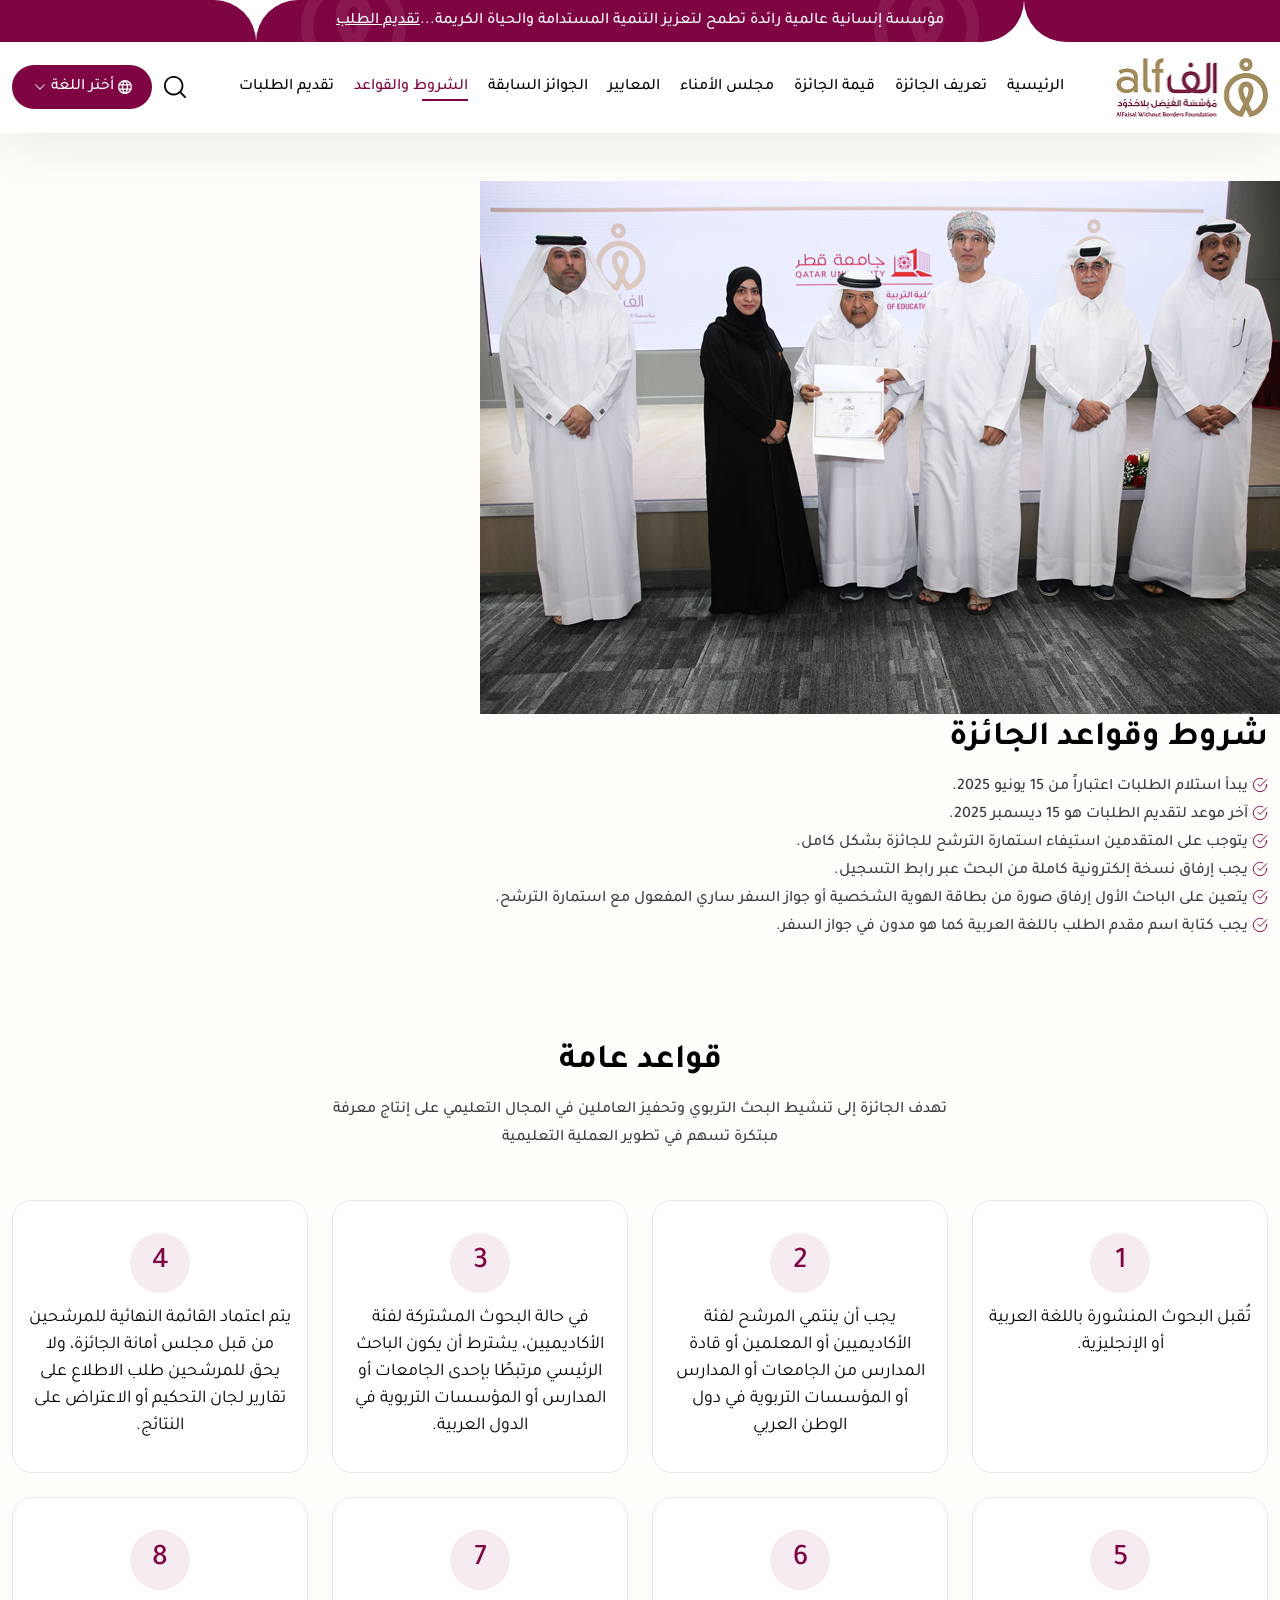
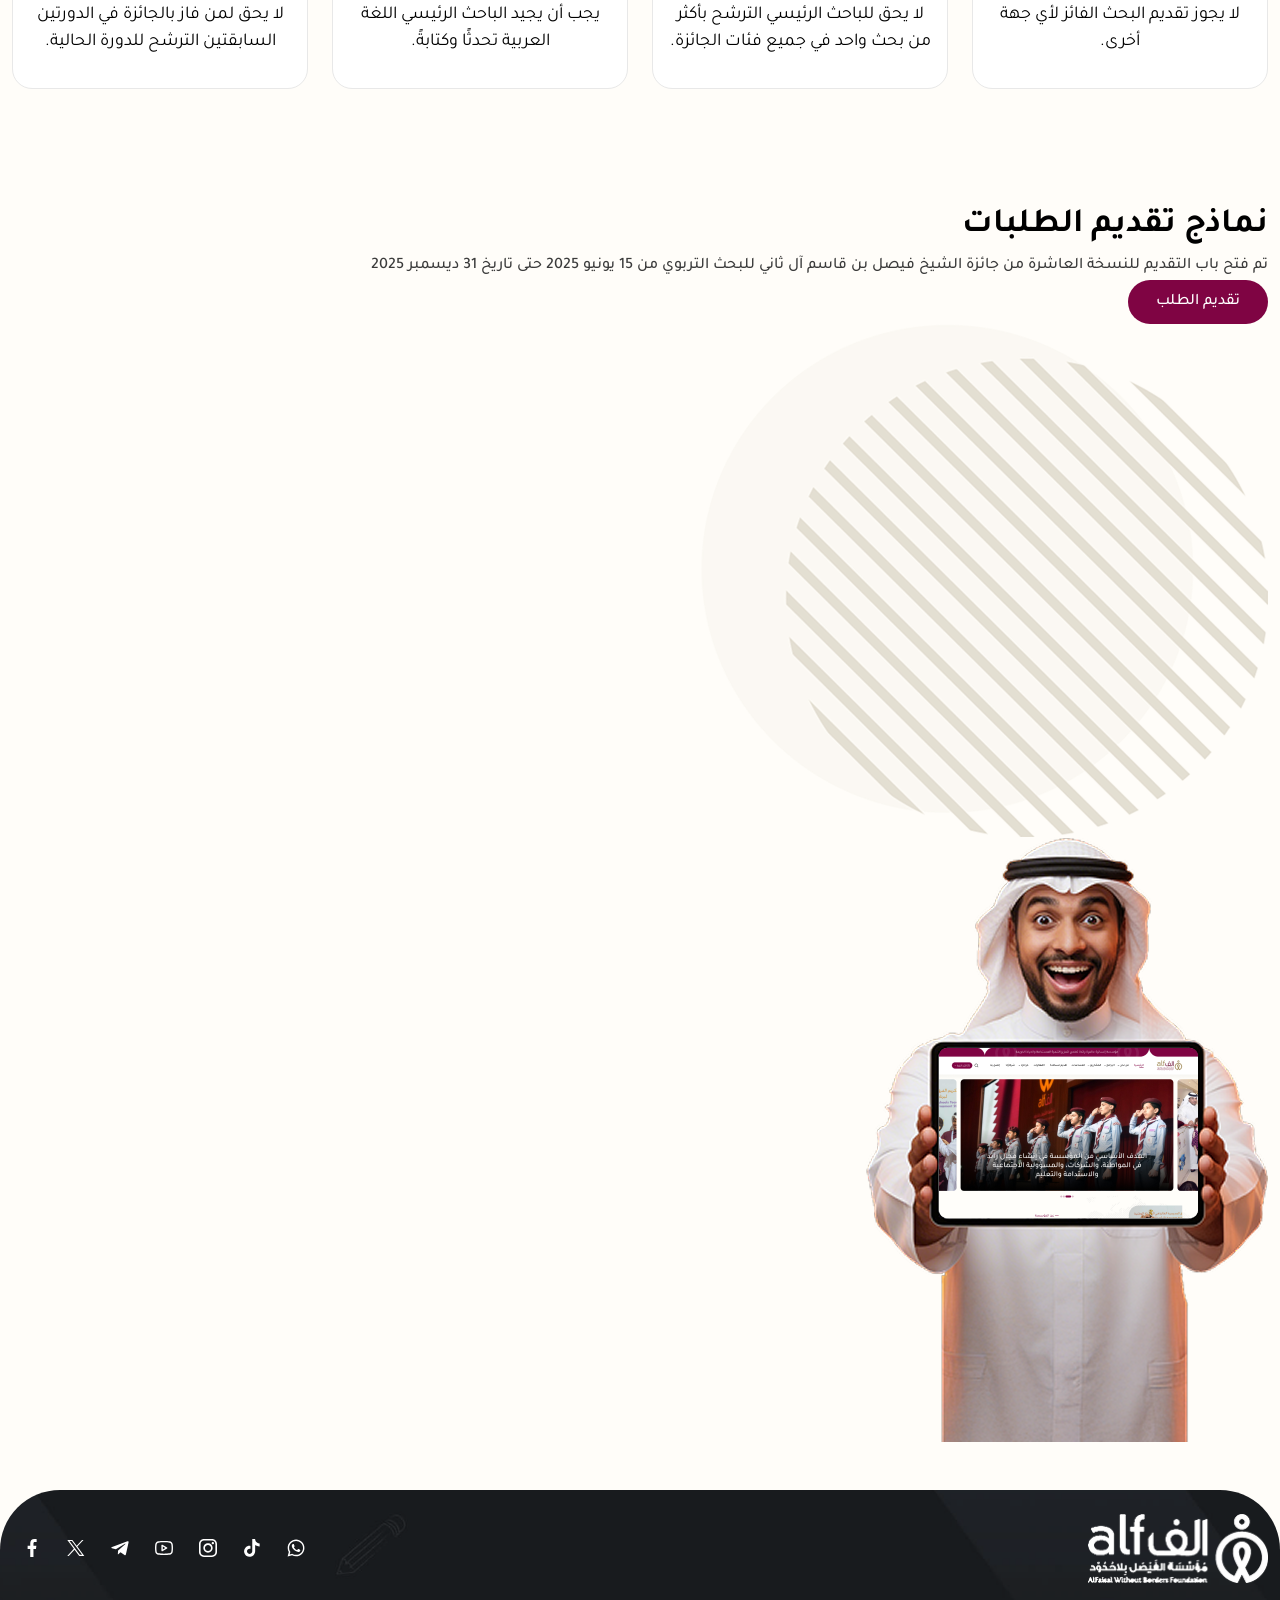
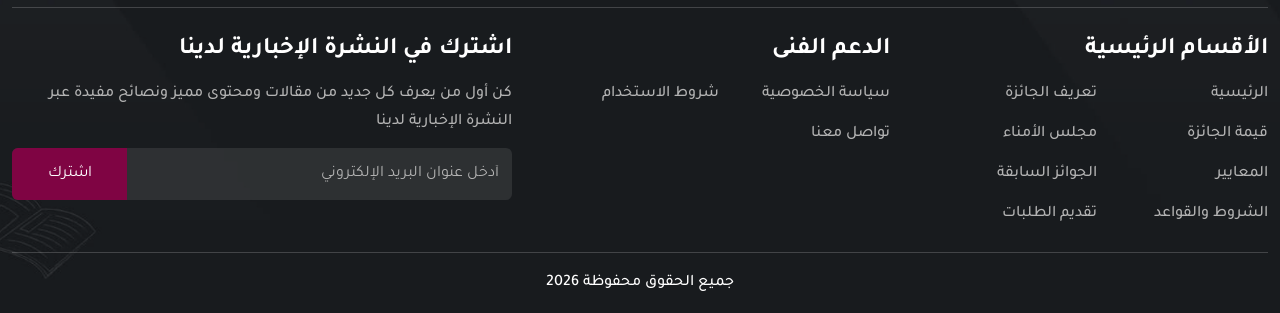
<file: terms-rules.html>
<!DOCTYPE html>
<html lang="en">

<head>
    <meta charset="UTF-8">
    <meta name="viewport" content="width=device-width, initial-scale=1.0">
    <title>Al Faisal Foundation</title>
    <link rel="stylesheet" href="css/bootstrap.min.css">
    <link rel="stylesheet" href="css/home.css">
    <!-- <link rel="stylesheet" href="css/home-ltr.css"> -->
    <link rel="icon" href="images/favicon.png" type="image/png">
    <link href="https://fonts.googleapis.com/css2?family=Tajawal:wght@200;300;400;500;700;800;900&display=swap" rel="stylesheet">
</head>


<body>

    <header class="header">
        <div class="site-header">
            <div class="bg"></div>
            <div class="bgcenter">مؤسسة إنسانية عالمية رائدة تطمح لتعزيز التنمية المستدامة والحياة الكريمة...
                <a href="submit-application.html">تقديم الطلب</a></div>
            <div class="bg tow"></div>
        </div>
        <!-- End site-header -->
        <div class="container">
            <div class="logo">
                <a href="index.html" title="Al Faisal Foundation"> <img loading="lazy" src="images/logo.png" alt="Al Faisal Foundation"></a>
            </div>
            <!-- End logo -->
            <div class="burger" id="burger">
                <span class="burger-line"></span>
                <span class="burger-line"></span>
                <span class="burger-line"></span>
            </div>
            <!-- End burger -->
            <span class="overlay"></span>
            <nav class="navbar" id="navbar">
                <span class="cancel">
                    <svg width="10" height="10" viewBox="0 0 12 12"  xmlns="http://www.w3.org/2000/svg">
                        <path d="M6.66271 6.00002L11.8625 0.800231C12.0455 0.617161 12.0455 0.320349 11.8625 0.137303C11.6794 -0.0457441 11.3826 -0.0457675 11.1995 0.137303L5.99975 5.33709L0.799987 0.137303C0.616917 -0.0457675 0.320105 -0.0457675 0.137058 0.137303C-0.0459882 0.320373 -0.0460117 0.617185 0.137058 0.800231L5.33682 6L0.137058 11.1998C-0.0460117 11.3829 -0.0460117 11.6797 0.137058 11.8627C0.228582 11.9542 0.348558 12 0.468535 12C0.588511 12 0.708464 11.9542 0.800011 11.8627L5.99975 6.66295L11.1995 11.8627C11.291 11.9542 11.411 12 11.531 12C11.651 12 11.7709 11.9542 11.8625 11.8627C12.0455 11.6796 12.0455 11.3828 11.8625 11.1998L6.66271 6.00002Z" fill="#D1362A"></path>
                    </svg>
                </span>
                <div class="logo">
                    <a href="index.html" title="Al Faisal Foundation"> <img loading="lazy" src="images/logo.png" alt="Al Faisal Foundation"></a>
                </div>
                <!-- End logo -->

                <ul class="menu" id="menu">
                    <li class="menu-item">
                        <a class="menu-link" href="index.html" title="">الرئيسية</a>
                    </li>
                    <li class="menu-item">
                        <a class="menu-link" href="about.html" title="">تعريف الجائزة</a>
                    </li>
                    <li class="menu-item">
                        <a class="menu-link" href="prize-value.html" title="">     قيمة الجائزة </a>
                    </li>
                    <li class="menu-item">
                        <a class="menu-link" href="board-trustees.html" title="">  مجلس الأمناء </a>
                    </li>
                    <li class="menu-item">
                        <a class="menu-link" href="standards.html" title="">المعايير </a>
                    </li>
                    <li class="menu-item">
                        <a class="menu-link" href="previous-awards.html" title="">الجوائز السابقة </a>
                    </li>
                    <li class="menu-item activelink">
                        <a class="menu-link" href="terms-rules.html" title="">الشروط والقواعد </a>
                    </li>
                    <li class="menu-item">
                        <a class="menu-link" href="submit-application.html" title="">  تقديم الطلبات </a>
                    </li>
                </ul>
            </nav>
            <div class="actions">
                <span class="searchicon" title="">
                            <svg version="1.1" id="Capa_1" xmlns="http://www.w3.org/2000/svg" xmlns:xlink="http://www.w3.org/1999/xlink" x="0px" y="0px" viewBox="0 0 512 512" style="enable-background:new 0 0 512 512;" xml:space="preserve">
                                <path d="M225.474,0C101.151,0,0,101.151,0,225.474c0,124.33,101.151,225.474,225.474,225.474 c124.33,0,225.474-101.144,225.474-225.474C450.948,101.151,349.804,0,225.474,0z M225.474,409.323 c-101.373,0-183.848-82.475-183.848-183.848S124.101,41.626,225.474,41.626s183.848,82.475,183.848,183.848 S326.847,409.323,225.474,409.323z"></path>
                                <path d="M505.902,476.472L386.574,357.144c-8.131-8.131-21.299-8.131-29.43,0c-8.131,8.124-8.131,21.306,0,29.43l119.328,119.328 c4.065,4.065,9.387,6.098,14.715,6.098c5.321,0,10.649-2.033,14.715-6.098C514.033,497.778,514.033,484.596,505.902,476.472z">    </path>
                            </svg>
                </span>
                <div class="language">
                    <p class="bottom">
                        <svg width="20" height="20" viewBox="0 0 20 20" xmlns="http://www.w3.org/2000/svg">
                                <path d="M10 20C8.6333 20 7.3417 19.7375 6.125 19.2125C4.9083 18.6875 3.8458 17.9708 2.9375 17.0625C2.0292 16.1542 1.3125 15.0917 0.787498 13.875C0.262498 12.6583 0 11.3667 0 10C0 8.6167 0.262498 7.3208 0.787498 6.1125C1.3125 4.9042 2.0292 3.8458 2.9375 2.9375C3.8458 2.0292 4.9083 1.3125 6.125 0.7875C7.3417 0.2625 8.6333 0 10 0C11.3833 0 12.6792 0.2625 13.8875 0.7875C15.0958 1.3125 16.1542 2.0292 17.0625 2.9375C17.9708 3.8458 18.6875 4.9042 19.2125 6.1125C19.7375 7.3208 20 8.6167 20 10C20 11.3667 19.7375 12.6583 19.2125 13.875C18.6875 15.0917 17.9708 16.1542 17.0625 17.0625C16.1542 17.9708 15.0958 18.6875 13.8875 19.2125C12.6792 19.7375 11.3833 20 10 20ZM10 17.95C10.4333 17.35 10.8083 16.725 11.125 16.075C11.4417 15.425 11.7 14.7333 11.9 14H8.1C8.3 14.7333 8.5583 15.425 8.875 16.075C9.1917 16.725 9.5667 17.35 10 17.95ZM7.4 17.55C7.1 17 6.8375 16.4292 6.6125 15.8375C6.3875 15.2458 6.2 14.6333 6.05 14H3.1C3.5833 14.8333 4.1875 15.5583 4.9125 16.175C5.6375 16.7917 6.4667 17.25 7.4 17.55ZM12.6 17.55C13.5333 17.25 14.3625 16.7917 15.0875 16.175C15.8125 15.5583 16.4167 14.8333 16.9 14H13.95C13.8 14.6333 13.6125 15.2458 13.3875 15.8375C13.1625 16.4292 12.9 17 12.6 17.55ZM2.25 12H5.65C5.6 11.6667 5.5625 11.3375 5.5375 11.0125C5.5125 10.6875 5.5 10.35 5.5 10C5.5 9.65 5.5125 9.3125 5.5375 8.9875C5.5625 8.6625 5.6 8.3333 5.65 8H2.25C2.1667 8.3333 2.1042 8.6625 2.0625 8.9875C2.0208 9.3125 2 9.65 2 10C2 10.35 2.0208 10.6875 2.0625 11.0125C2.1042 11.3375 2.1667 11.6667 2.25 12ZM7.65 12H12.35C12.4 11.6667 12.4375 11.3375 12.4625 11.0125C12.4875 10.6875 12.5 10.35 12.5 10C12.5 9.65 12.4875 9.3125 12.4625 8.9875C12.4375 8.6625 12.4 8.3333 12.35 8H7.65C7.6 8.3333 7.5625 8.6625 7.5375 8.9875C7.5125 9.3125 7.5 9.65 7.5 10C7.5 10.35 7.5125 10.6875 7.5375 11.0125C7.5625 11.3375 7.6 11.6667 7.65 12ZM14.35 12H17.75C17.8333 11.6667 17.8958 11.3375 17.9375 11.0125C17.9792 10.6875 18 10.35 18 10C18 9.65 17.9792 9.3125 17.9375 8.9875C17.8958 8.6625 17.8333 8.3333 17.75 8H14.35C14.4 8.3333 14.4375 8.6625 14.4625 8.9875C14.4875 9.3125 14.5 9.65 14.5 10C14.5 10.35 14.4875 10.6875 14.4625 11.0125C14.4375 11.3375 14.4 11.6667 14.35 12ZM13.95 6H16.9C16.4167 5.1667 15.8125 4.4417 15.0875 3.825C14.3625 3.2083 13.5333 2.75 12.6 2.45C12.9 3 13.1625 3.5708 13.3875 4.1625C13.6125 4.7542 13.8 5.3667 13.95 6ZM8.1 6H11.9C11.7 5.2667 11.4417 4.575 11.125 3.925C10.8083 3.275 10.4333 2.65 10 2.05C9.5667 2.65 9.1917 3.275 8.875 3.925C8.5583 4.575 8.3 5.2667 8.1 6ZM3.1 6H6.05C6.2 5.3667 6.3875 4.7542 6.6125 4.1625C6.8375 3.5708 7.1 3 7.4 2.45C6.4667 2.75 5.6375 3.2083 4.9125 3.825C4.1875 4.4417 3.5833 5.1667 3.1 6Z" fill=""></path>
                            </svg>
                        <span class="flextext">
                              أختر اللغة
                                <svg xmlns="http://www.w3.org/2000/svg" viewBox="0 0 24 24" fill="currentColor" aria-hidden="true" data-slot="icon" color="var(--token-4e9ee025-4d41-457f-b60b-4d48970c270e, rgb(128, 133, 143))" style="width: 100%; height: 100%;"><path fill-rule="evenodd" d="M12.53 16.28a.75.75 0 0 1-1.06 0l-7.5-7.5a.75.75 0 0 1 1.06-1.06L12 14.69l6.97-6.97a.75.75 0 1 1 1.06 1.06l-7.5 7.5Z" clip-rule="evenodd"></path></svg>
                            </span>
                    </p>
                    <!-- End language -->
                    <div class="showboxlanguage">
                        <a href="index.html" class="active"> العربية <svg version="1.1" id="Layer_1" xmlns="http://www.w3.org/2000/svg" xmlns:xlink="http://www.w3.org/1999/xlink" x="0px" y="0px" width="122.877px" height="101.052px" viewBox="0 0 122.877 101.052" enable-background="new 0 0 122.877 101.052" xml:space="preserve"><g><path d="M4.43,63.63c-2.869-2.755-4.352-6.42-4.427-10.11c-0.074-3.689,1.261-7.412,4.015-10.281 c2.752-2.867,6.417-4.351,10.106-4.425c3.691-0.076,7.412,1.255,10.283,4.012l24.787,23.851L98.543,3.989l1.768,1.349l-1.77-1.355 c0.141-0.183,0.301-0.339,0.479-0.466c2.936-2.543,6.621-3.691,10.223-3.495V0.018l0.176,0.016c3.623,0.24,7.162,1.85,9.775,4.766 c2.658,2.965,3.863,6.731,3.662,10.412h0.004l-0.016,0.176c-0.236,3.558-1.791,7.035-4.609,9.632l-59.224,72.09l0.004,0.004 c-0.111,0.141-0.236,0.262-0.372,0.368c-2.773,2.435-6.275,3.629-9.757,3.569c-3.511-0.061-7.015-1.396-9.741-4.016L4.43,63.63 L4.43,63.63z"></path></g></svg></a>
                        <a href="en/index.html">   الإنجليزية <svg version="1.1" id="Layer_1" xmlns="http://www.w3.org/2000/svg" xmlns:xlink="http://www.w3.org/1999/xlink" x="0px" y="0px" width="122.877px" height="101.052px" viewBox="0 0 122.877 101.052" enable-background="new 0 0 122.877 101.052" xml:space="preserve"><g><path d="M4.43,63.63c-2.869-2.755-4.352-6.42-4.427-10.11c-0.074-3.689,1.261-7.412,4.015-10.281 c2.752-2.867,6.417-4.351,10.106-4.425c3.691-0.076,7.412,1.255,10.283,4.012l24.787,23.851L98.543,3.989l1.768,1.349l-1.77-1.355 c0.141-0.183,0.301-0.339,0.479-0.466c2.936-2.543,6.621-3.691,10.223-3.495V0.018l0.176,0.016c3.623,0.24,7.162,1.85,9.775,4.766 c2.658,2.965,3.863,6.731,3.662,10.412h0.004l-0.016,0.176c-0.236,3.558-1.791,7.035-4.609,9.632l-59.224,72.09l0.004,0.004 c-0.111,0.141-0.236,0.262-0.372,0.368c-2.773,2.435-6.275,3.629-9.757,3.569c-3.511-0.061-7.015-1.396-9.741-4.016L4.43,63.63 L4.43,63.63z"></path></g></svg></a>
                    </div>
                    <!-- End showboxlanguage -->
                </div>
                <!-- End language -->

            </div>
            <!-- End actions -->
            <div class="showboxsearch">
                <form class="formsearch" action="#" method="">
                    <span class="cancel">
                            <svg width="14" height="14" viewBox="0 0 12 12" fill="none" xmlns="http://www.w3.org/2000/svg">
                              <path d="M6.66271 6.00002L11.8625 0.800231C12.0455 0.617161 12.0455 0.320349 11.8625 0.137303C11.6794 -0.0457441 11.3826 -0.0457675 11.1995 0.137303L5.99975 5.33709L0.799987 0.137303C0.616917 -0.0457675 0.320105 -0.0457675 0.137058 0.137303C-0.0459882 0.320373 -0.0460117 0.617185 0.137058 0.800231L5.33682 6L0.137058 11.1998C-0.0460117 11.3829 -0.0460117 11.6797 0.137058 11.8627C0.228582 11.9542 0.348558 12 0.468535 12C0.588511 12 0.708464 11.9542 0.800011 11.8627L5.99975 6.66295L11.1995 11.8627C11.291 11.9542 11.411 12 11.531 12C11.651 12 11.7709 11.9542 11.8625 11.8627C12.0455 11.6796 12.0455 11.3828 11.8625 11.1998L6.66271 6.00002Z" fill="#D1362A"></path>
                            </svg>
                          </span>
                    <input class="form-control" type="search" placeholder="بحث...">
                    <button class="btnsearch" type="submit">
                            <svg version="1.1" id="Capa_1" xmlns="http://www.w3.org/2000/svg" xmlns:xlink="http://www.w3.org/1999/xlink" x="0px" y="0px" viewBox="0 0 512 512" style="enable-background:new 0 0 512 512;" xml:space="preserve">
                            <path d="M225.474,0C101.151,0,0,101.151,0,225.474c0,124.33,101.151,225.474,225.474,225.474 c124.33,0,225.474-101.144,225.474-225.474C450.948,101.151,349.804,0,225.474,0z M225.474,409.323 c-101.373,0-183.848-82.475-183.848-183.848S124.101,41.626,225.474,41.626s183.848,82.475,183.848,183.848 S326.847,409.323,225.474,409.323z"></path>
                            <path d="M505.902,476.472L386.574,357.144c-8.131-8.131-21.299-8.131-29.43,0c-8.131,8.124-8.131,21.306,0,29.43l119.328,119.328 c4.065,4.065,9.387,6.098,14.715,6.098c5.321,0,10.649-2.033,14.715-6.098C514.033,497.778,514.033,484.596,505.902,476.472z">    </path>
                            </svg>
                        </button>
                </form>
            </div>
        </div>
        <!-- ENd container -->
    </header>
    <!-- End header -->

    <section class="rules-team">
        <div class="photo">
            <img loading="lazy" src="images/ab3.jpg" alt="">
        </div>
        <!-- End item -->
        <div class="container">
            <div class="item">
                <h2 class="title mb-2"> شروط وقواعد الجائزة</h2>
                <ul class="list">
                    <li>
                        <i class="icon">
                            <svg width="16" height="16" viewBox="0 0 16 16" fill="none" xmlns="http://www.w3.org/2000/svg"> <g clip-path="url(#clip0_56_287)"> <path d="M14.6667 7.38674V8.00007C14.6658 9.43769 14.2003 10.8365 13.3395 11.988C12.4788 13.1394 11.2688 13.9817 9.89022 14.3893C8.5116 14.797 7.03815 14.748 5.68963 14.2498C4.3411 13.7516 3.18975 12.8308 2.40729 11.6248C1.62482 10.4188 1.25317 8.99212 1.34776 7.55762C1.44235 6.12312 1.99812 4.75762 2.93217 3.66479C3.86621 2.57195 5.1285 1.81033 6.53077 1.4935C7.93304 1.17668 9.40016 1.32163 10.7133 1.90674M14.6667 2.66674L7.99998 9.34007L5.99998 7.34007" stroke="#7F0443" stroke-linecap="round" stroke-linejoin="round"></path> </g> <defs> <clipPath id="clip0_56_287"> <rect width="16" height="16" fill="white"></rect> </clipPath> </defs> </svg>
                        </i> يبدأ استلام الطلبات اعتباراً من 15 يونيو 2025.
                    </li>
                    <li>
                        <i class="icon">
                            <svg width="16" height="16" viewBox="0 0 16 16" fill="none" xmlns="http://www.w3.org/2000/svg"> <g clip-path="url(#clip0_56_287)"> <path d="M14.6667 7.38674V8.00007C14.6658 9.43769 14.2003 10.8365 13.3395 11.988C12.4788 13.1394 11.2688 13.9817 9.89022 14.3893C8.5116 14.797 7.03815 14.748 5.68963 14.2498C4.3411 13.7516 3.18975 12.8308 2.40729 11.6248C1.62482 10.4188 1.25317 8.99212 1.34776 7.55762C1.44235 6.12312 1.99812 4.75762 2.93217 3.66479C3.86621 2.57195 5.1285 1.81033 6.53077 1.4935C7.93304 1.17668 9.40016 1.32163 10.7133 1.90674M14.6667 2.66674L7.99998 9.34007L5.99998 7.34007" stroke="#7F0443" stroke-linecap="round" stroke-linejoin="round"></path> </g> <defs> <clipPath id="clip0_56_287"> <rect width="16" height="16" fill="white"></rect> </clipPath> </defs> </svg>
                        </i> آخر موعد لتقديم الطلبات هو 15 ديسمبر 2025.
                    </li>
                    <li>
                        <i class="icon">
                            <svg width="16" height="16" viewBox="0 0 16 16" fill="none" xmlns="http://www.w3.org/2000/svg"> <g clip-path="url(#clip0_56_287)"> <path d="M14.6667 7.38674V8.00007C14.6658 9.43769 14.2003 10.8365 13.3395 11.988C12.4788 13.1394 11.2688 13.9817 9.89022 14.3893C8.5116 14.797 7.03815 14.748 5.68963 14.2498C4.3411 13.7516 3.18975 12.8308 2.40729 11.6248C1.62482 10.4188 1.25317 8.99212 1.34776 7.55762C1.44235 6.12312 1.99812 4.75762 2.93217 3.66479C3.86621 2.57195 5.1285 1.81033 6.53077 1.4935C7.93304 1.17668 9.40016 1.32163 10.7133 1.90674M14.6667 2.66674L7.99998 9.34007L5.99998 7.34007" stroke="#7F0443" stroke-linecap="round" stroke-linejoin="round"></path> </g> <defs> <clipPath id="clip0_56_287"> <rect width="16" height="16" fill="white"></rect> </clipPath> </defs> </svg>
                        </i> يتوجب على المتقدمين استيفاء استمارة الترشح للجائزة بشكل كامل.
                    </li>
                    <li>
                        <i class="icon">
                            <svg width="16" height="16" viewBox="0 0 16 16" fill="none" xmlns="http://www.w3.org/2000/svg"> <g clip-path="url(#clip0_56_287)"> <path d="M14.6667 7.38674V8.00007C14.6658 9.43769 14.2003 10.8365 13.3395 11.988C12.4788 13.1394 11.2688 13.9817 9.89022 14.3893C8.5116 14.797 7.03815 14.748 5.68963 14.2498C4.3411 13.7516 3.18975 12.8308 2.40729 11.6248C1.62482 10.4188 1.25317 8.99212 1.34776 7.55762C1.44235 6.12312 1.99812 4.75762 2.93217 3.66479C3.86621 2.57195 5.1285 1.81033 6.53077 1.4935C7.93304 1.17668 9.40016 1.32163 10.7133 1.90674M14.6667 2.66674L7.99998 9.34007L5.99998 7.34007" stroke="#7F0443" stroke-linecap="round" stroke-linejoin="round"></path> </g> <defs> <clipPath id="clip0_56_287"> <rect width="16" height="16" fill="white"></rect> </clipPath> </defs> </svg>
                        </i> يجب إرفاق نسخة إلكترونية كاملة من البحث عبر رابط التسجيل.
                    </li>
                    <li>
                        <i class="icon">
                            <svg width="16" height="16" viewBox="0 0 16 16" fill="none" xmlns="http://www.w3.org/2000/svg"> <g clip-path="url(#clip0_56_287)"> <path d="M14.6667 7.38674V8.00007C14.6658 9.43769 14.2003 10.8365 13.3395 11.988C12.4788 13.1394 11.2688 13.9817 9.89022 14.3893C8.5116 14.797 7.03815 14.748 5.68963 14.2498C4.3411 13.7516 3.18975 12.8308 2.40729 11.6248C1.62482 10.4188 1.25317 8.99212 1.34776 7.55762C1.44235 6.12312 1.99812 4.75762 2.93217 3.66479C3.86621 2.57195 5.1285 1.81033 6.53077 1.4935C7.93304 1.17668 9.40016 1.32163 10.7133 1.90674M14.6667 2.66674L7.99998 9.34007L5.99998 7.34007" stroke="#7F0443" stroke-linecap="round" stroke-linejoin="round"></path> </g> <defs> <clipPath id="clip0_56_287"> <rect width="16" height="16" fill="white"></rect> </clipPath> </defs> </svg>
                        </i> يتعين على الباحث الأول إرفاق صورة من بطاقة الهوية الشخصية أو جواز السفر ساري المفعول مع استمارة الترشح.
                    </li>
                    <li>
                        <i class="icon">
                            <svg width="16" height="16" viewBox="0 0 16 16" fill="none" xmlns="http://www.w3.org/2000/svg"> <g clip-path="url(#clip0_56_287)"> <path d="M14.6667 7.38674V8.00007C14.6658 9.43769 14.2003 10.8365 13.3395 11.988C12.4788 13.1394 11.2688 13.9817 9.89022 14.3893C8.5116 14.797 7.03815 14.748 5.68963 14.2498C4.3411 13.7516 3.18975 12.8308 2.40729 11.6248C1.62482 10.4188 1.25317 8.99212 1.34776 7.55762C1.44235 6.12312 1.99812 4.75762 2.93217 3.66479C3.86621 2.57195 5.1285 1.81033 6.53077 1.4935C7.93304 1.17668 9.40016 1.32163 10.7133 1.90674M14.6667 2.66674L7.99998 9.34007L5.99998 7.34007" stroke="#7F0443" stroke-linecap="round" stroke-linejoin="round"></path> </g> <defs> <clipPath id="clip0_56_287"> <rect width="16" height="16" fill="white"></rect> </clipPath> </defs> </svg>
                        </i> يجب كتابة اسم مقدم الطلب باللغة العربية كما هو مدون في جواز السفر.
                    </li>
                </ul>
            </div>
        </div>

    </section>
    <!-- End rules-team -->

    <section class="general-rules">
        <div class="container">
            <h2 class="title text-center mb-2">قواعد عامة</h2>
            <p class="text-center">تهدف الجائزة إلى تنشيط البحث التربوي وتحفيز العاملين في المجال التعليمي على إنتاج معرفة<br> مبتكرة تسهم في تطوير العملية التعليمية</p>
            <ol class="rowbox">
                <li class="item">
                    <h3 class="title">تُقبل البحوث المنشورة باللغة العربية أو الإنجليزية.</h3>
                </li>
                <!-- End item -->
                <li class="item">
                    <h3 class="title">يجب أن ينتمي المرشح لفئة الأكاديميين أو المعلمين أو قادة المدارس من الجامعات أو المدارس أو المؤسسات التربوية في دول الوطن العربي</h3>
                </li>
                <!-- End item -->
                <li class="item">
                    <h3 class="title">في حالة البحوث المشتركة لفئة الأكاديميين، يشترط أن يكون الباحث الرئيسي مرتبطًا بإحدى الجامعات أو المدارس أو المؤسسات التربوية في الدول العربية.</h3>
                </li>
                <!-- End item -->
                <li class="item">
                    <h3 class="title">يتم اعتماد القائمة النهائية للمرشحين من قبل مجلس أمانة الجائزة، ولا يحق للمرشحين طلب الاطلاع على تقارير لجان التحكيم أو الاعتراض على النتائج.</h3>
                </li>
                <!-- End item -->
                <li class="item">
                    <h3 class="title">لا يجوز تقديم البحث الفائز لأي جهة أخرى.</h3>
                </li>
                <!-- End item -->
                <li class="item">
                    <h3 class="title">لا يحق للباحث الرئيسي الترشح بأكثر من بحث واحد في جميع فئات الجائزة.</h3>
                </li>
                <!-- End item -->
                <li class="item">
                    <h3 class="title">يجب أن يجيد الباحث الرئيسي اللغة العربية تحدثًا وكتابةً.</h3>
                </li>
                <!-- End item -->
                <li class="item">
                    <h3 class="title">لا يحق لمن فاز بالجائزة في الدورتين السابقتين الترشح للدورة الحالية.</h3>
                </li>
                <!-- End item -->
            </ol>
            <!-- End rowbox -->
        </div>
    </section>
    <!-- End objectives-team -->

    <section class="banner-team">
        <div class="container">
            <div class="inner">
                <div class="text">
                    <h3 class="title">نماذج تقديم الطلبات </h3>
                    <p>تم فتح باب التقديم للنسخة العاشرة من جائزة الشيخ فيصل بن قاسم آل ثاني للبحث التربوي من 15 يونيو 2025 حتى تاريخ 31 ديسمبر 2025
                    </p>
                    <a href="submit-application.html" class="bottom">تقديم الطلب</a>
                </div>
                <div>
                    <div class="bgimg"><img loading="lazy" src="images/bgimg.png" alt="Al Faisal Foundation"></div>
                    <div class="photo"><img loading="lazy" src="images/banner.png" alt="Al Faisal Foundation"></div>
                </div>
            </div>
        </div>
    </section>
    <!-- End banner-team -->


    <footer class="footer">
        <div class="container">
            <div class="subitem">
                <div class="logo"><img loading="lazy" src="images/logowight.png" alt="Al Faisal Foundation"></div>
                <nav class="social">
                    <a class="icon-facebook" href="#" target="_blank " title="Facebook">
                        <svg id="Bold " enable-background="new 0 0 24 24 " height="512 " viewBox="0 0 24 24 " width="512 " xmlns="http://www.w3.org/2000/svg ">
                            <path d="m15.997 3.985h2.191v-3.816c-.378-.052-1.678-.169-3.192-.169-3.159 0-5.323 1.987-5.323 5.639v3.361h-3.486v4.266h3.486v10.734h4.274v-10.733h3.345l.531-4.266h-3.877v-2.939c.001-1.233.333-2.077 2.051-2.077z "></path>
                        </svg>
                    </a>
                    <a class="icon-twitter" href="#" target="_blank " title="Twitter">
                        <svg xmlns="http://www.w3.org/2000/svg" width="20" height="19" viewBox="0 0 20 19">
                       <path d="M0.328568 0.568085L7.64408 10.3494L0.282471 18.3021H1.9394L8.38463 11.3393L13.592 18.3021H19.2302L11.503 7.97074L18.3551 0.568085H16.6982L10.7627 6.98053L5.96679 0.568085H0.328568ZM2.76517 1.78845H5.35533L16.7933 17.0818H14.2031L2.76517 1.78845Z"></path>
                      </svg>
                    </a>
                    <a class="icon-telegram" href="#" target="_blank " title="Telegram">
                        <svg xmlns="http://www.w3.org/2000/svg" width="23" height="19" viewBox="0 0 23 19" fill="none">
                          <path d="M9.07065 12.5706L8.70651 17.5775C9.22789 17.5775 9.45409 17.3568 9.72582 17.0947L12.1741 14.8133L17.25 18.4368C18.1796 18.9416 18.8362 18.6754 19.0858 17.6023L22.4169 2.38571C22.7148 1.04226 21.9217 0.518121 21.0141 0.846398L1.43614 8.15539C0.0995856 8.66159 0.120275 9.38711 1.20855 9.71677L6.21409 11.234L17.8403 4.14158C18.3865 3.78848 18.8845 3.98434 18.4748 4.33744L9.07065 12.5706Z" fill="white"></path>
                        </svg>
                    </a>
                    <a class="icon-youtube" href="#" target="_blank " title="Youtube">
                        <svg id="Layer_1 " enable-background="new 0 0 511.982 511.982 " height="512 " viewBox="0 0 511.982 511.982 " width="512 " xmlns="http://www.w3.org/2000/svg ">
                            <path d="m341.885 238.36-130-74c-6.188-3.524-13.787-3.488-19.946.091-6.158 3.581-9.947 10.167-9.947 17.29v148c0 7.123 3.789 13.709 9.947 17.29 6.159 3.58 13.757 3.616 19.946.091l130-74c13.396-7.478 13.392-27.287 0-34.762zm-119.894
                            56.984v-79.205l69.571 39.603zm282.306-145.855c-6.503-45.918-43.306-81.146-89.5-85.668-36.489-3.572-93.661-7.83-158.806-7.83s-122.316 4.258-158.806 7.83c-46.194 4.521-82.997 39.75-89.5 85.667-10.247 72.73-10.247 140.276 0 213.005
                            6.503 45.918 43.306 81.146 89.5 85.668 36.489 3.572 93.661 7.83 158.806 7.83s122.316-4.258 158.806-7.83c46.194-4.521 82.997-39.75 89.5-85.667 10.247-72.73 10.247-140.276 0-213.005zm-39.606 207.397c-3.906 27.584-26.025 48.747-53.791
                            51.465-35.604 3.486-91.379 7.641-154.909 7.641s-119.306-4.154-154.909-7.641c-27.766-2.718-49.885-23.881-53.791-51.466-4.844-34.203-7.3-68.148-7.3-100.894s2.456-66.69 7.3-100.895c3.906-27.584 26.025-48.747 53.791-51.465 35.604-3.486
                            91.379-7.641 154.909-7.641s119.306 4.154 154.909 7.641c27.766 2.718 49.885 23.881 53.791 51.466 9.722 69.018 9.722 132.771 0 201.789z "></path>
                        </svg>
                    </a>
                    <a class="icon-instagram" href="#" target="_blank " title="Instagram">
                        <svg width="20 " height="20 " viewBox="0 0 20 20 " xmlns="http://www.w3.org/2000/svg ">
                        <path d="M14.4805 0H5.51913C2.47588 0 0 2.476 0 5.51924V14.4806C0 17.524 2.47588 19.9999 5.51913 19.9999H14.4805C17.524 19.9999 19.9999 17.5239 19.9999 14.4806V5.51924C20 2.476 17.524 0 14.4805 0ZM18.2255 14.4806C18.2255 16.5455
                            16.5455 18.2254 14.4806 18.2254H5.51913C3.45433 18.2255 1.77449 16.5455 1.77449 14.4806V5.51924C1.77449 3.45445 3.45433 1.77449 5.51913 1.77449H14.4805C16.5454 1.77449 18.2254 3.45445 18.2254 5.51924V14.4806H18.2255Z "></path>
                        <path d="M10.0001 4.84668C7.15848 4.84668 4.84668 7.15848 4.84668 10.0001C4.84668 12.8417 7.15848 15.1534 10.0001 15.1534C12.8418 15.1534 15.1536 12.8417 15.1536 10.0001C15.1536 7.15848 12.8418 4.84668 10.0001 4.84668ZM10.0001
                            13.3788C8.13705 13.3788 6.62117 11.8631 6.62117 10C6.62117 8.13681 8.13693 6.62105 10.0001 6.62105C11.8634 6.62105 13.3791 8.13681 13.3791 10C13.3791 11.8631 11.8632 13.3788 10.0001 13.3788Z "></path>
                        <path d="M15.3696 3.3418C15.0278 3.3418 14.6919 3.48021 14.4505 3.72272C14.2078 3.96405 14.0684 4.30002 14.0684 4.64309C14.0684 4.98509 14.208 5.32094 14.4505 5.56345C14.6918 5.80478 15.0278 5.94438 15.3696 5.94438C15.7127 5.94438
                            16.0475 5.80478 16.29 5.56345C16.5325 5.32094 16.6709 4.98497 16.6709 4.64309C16.6709 4.30002 16.5325 3.96405 16.29 3.72272C16.0487 3.48021 15.7127 3.3418 15.3696 3.3418Z "></path>
                        </svg>
                    </a>
                    <a class="icon-tiktok" href="#" target="_blank " title="TikTok">
                        <svg xmlns="http://www.w3.org/2000/svg" width="19" height="21" viewBox="0 0 19 21">
                          <path d="M15.2509 4.22836C14.2481 3.47112 13.5267 2.36077 13.2729 1.08353C13.2095 0.766283 13.1764 0.440764 13.1722 0.105591H9.79989V9.32217L9.79568 14.3705C9.79568 15.7208 8.91711 16.8656 7.69918 17.267C7.3447 17.3843 6.9626 17.4394 6.56535 17.4187C6.05777 17.3912 5.5819 17.2367 5.16811 16.9898C4.28948 16.4643 3.69228 15.5098 3.67573 14.4174C3.6509 12.7111 5.03016 11.3194 6.73499 11.3194C7.07292 11.3194 7.39568 11.3746 7.69775 11.4739V8.04906C7.37913 8.00217 7.05367 7.97734 6.72539 7.97734C4.85918 7.97734 3.11295 8.75389 1.86605 10.1511C0.922602 11.2077 0.357056 12.5553 0.26878 13.9677C0.154297 15.8243 0.834285 17.5898 2.15153 18.8919C2.34463 19.0822 2.5488 19.2601 2.76121 19.4243C3.89087 20.2932 5.2716 20.7636 6.72539 20.7636C7.05367 20.7636 7.37913 20.7401 7.69775 20.6919C9.05637 20.4919 10.3102 19.8698 11.2992 18.8919C12.5157 17.6905 13.1861 16.0946 13.1944 14.398L13.1764 6.85871C13.7558 7.30561 14.3902 7.67665 15.0716 7.96217C16.1295 8.41044 17.2509 8.63665 18.4068 8.63527V5.27664L18.3971 5.27802C17.2164 5.27802 16.1267 4.88767 15.2522 4.22698L15.2509 4.22836Z"></path>
                       </svg>
                    </a>
                    <a class="icon-whatsapp" href="#" target="_blank " title="Whatsapp">
                        <svg width="20 " height="20 " viewBox="0 0 20 20 " xmlns="http://www.w3.org/2000/svg ">
                            <path fill-rule="evenodd " clip-rule="evenodd " d="M16.6319 3.34007C14.8778 1.58386 12.5449 0.616264 10.0596 0.615234C4.93836 0.615234 0.770424 4.78306 0.768364 9.90566C0.767677 11.5432 1.19546 13.1417 2.00856 14.5507L0.69043
                            19.3652L5.61585 18.0732C6.97301 18.8135 8.50091 19.2036 10.0558 19.2041H10.0597C15.1804 19.2041 19.3488 15.0359 19.3507 9.9131C19.3517 7.43042 18.3862 5.09617 16.6319 3.34007ZM10.0596 17.635H10.0564C8.67074 17.6344 7.31175 17.262
                            6.12592 16.5586L5.84405 16.3911L2.92123 17.1579L3.70137 14.3082L3.51769 14.016C2.74464 12.7865 2.33643 11.3654 2.33712 9.90623C2.33872 5.64846 5.80308 2.18445 10.0627 2.18445C12.1254 2.18513 14.0643 2.98943 15.5223 4.44912C16.9803
                            5.90881 17.7828 7.84904 17.7821 9.91253C17.7802 14.1706 14.3161 17.635 10.0596 17.635ZM14.2955 11.8513C14.0634 11.735 12.922 11.1736 12.7091 11.096C12.4965 11.0185 12.3415 10.9799 12.1869 11.2122C12.0321 11.4445 11.5873 11.9675
                            11.4518 12.1224C11.3163 12.2773 11.181 12.2968 10.9488 12.1805C10.7166 12.0644 9.96861 11.8191 9.08181 11.0282C8.39173 10.4126 7.92584 9.6524 7.79034 9.42009C7.65508 9.18754 7.7892 9.07402 7.8922 8.9463C8.14351 8.63422 8.39516
                            8.30704 8.47253 8.1522C8.55 7.99724 8.51121 7.86163 8.45307 7.74547C8.39516 7.62932 7.93088 6.48662 7.73747 6.02165C7.54887 5.56915 7.35764 5.63026 7.21505 5.62317C7.07978 5.61642 6.92494 5.61504 6.7701 5.61504C6.61538 5.61504
                            6.36384 5.67306 6.15098 5.90561C5.93823 6.13804 5.33856 6.6996 5.33856 7.84229C5.33856 8.98498 6.17043 10.0889 6.28648 10.2438C6.40252 10.3988 7.92355 12.7437 10.2523 13.7492C10.8062 13.9886 11.2386 14.1313 11.5758 14.2383C12.132
                            14.415 12.6379 14.39 13.038 14.3303C13.4841 14.2636 14.4114 13.7686 14.6051 13.2264C14.7985 12.6841 14.7985 12.2193 14.7403 12.1224C14.6824 12.0256 14.5276 11.9675 14.2955 11.8513Z "></path>
                        </svg>
                    </a>
                    <!-- <a class="icon-snapchat" href="#" target="_blank " title="Snapchat">
                        <svg xmlns="http://www.w3.org/2000/svg" width="20" height="21" viewBox="0 0 20 21">
                          <path d="M19.4118 15.6792C16.026 14.0203 15.4862 11.459 15.4622 11.269C15.4333 11.0389 15.4003 10.858 15.6511 10.6239C15.893 10.3977 16.9661 9.72544 17.2638 9.51511C17.7559 9.16682 17.9727 8.8191 17.813 8.39165C17.7013 8.09595 17.4292 7.98456 17.1427 7.98456C17.0522 7.98483 16.9621 7.99508 16.8738 8.01509C16.3331 8.13382 15.808 8.40805 15.5042 8.48212C15.4676 8.49165 15.4301 8.49676 15.3925 8.49738C15.2304 8.49738 15.169 8.42445 15.1846 8.22712C15.2227 7.62891 15.3031 6.46135 15.2098 5.37067C15.0818 3.87007 14.6036 3.12657 14.0367 2.46899C13.7624 2.15011 12.4887 0.780121 10.0308 0.780121C7.57285 0.780121 6.30087 2.15011 6.02826 2.46504C5.45959 3.12261 4.98196 3.86612 4.85516 5.36671C4.76186 6.45739 4.84565 7.62439 4.88029 8.22316C4.89146 8.41087 4.83448 8.49343 4.67248 8.49343C4.63478 8.49276 4.59728 8.48765 4.56076 8.47816C4.25743 8.40409 3.73233 8.12987 3.19158 8.01113C3.10337 7.99112 3.01328 7.98087 2.92287 7.9806C2.63519 7.9806 2.36425 8.09369 2.25253 8.38769C2.09278 8.81514 2.30839 9.16286 2.80221 9.51117C3.09997 9.7215 4.17307 10.3932 4.41496 10.6199C4.66523 10.854 4.63282 11.0349 4.60378 11.2651C4.57975 11.4579 4.03957 14.0192 0.654318 15.6752C0.456007 15.7724 0.118599 15.9784 0.713532 16.3108C1.64755 16.8331 2.26929 16.7773 2.7525 17.0922C3.16253 17.3596 2.92009 17.9363 3.21839 18.1444C3.58485 18.4004 4.66801 18.1262 6.06737 18.5938C7.24047 18.9851 7.95328 20.0905 10.0336 20.0905C12.1139 20.0905 12.8474 18.98 13.9998 18.5938C15.3963 18.1262 16.4817 18.4004 16.8487 18.1444C17.1465 17.9363 16.9046 17.3596 17.3147 17.0922C17.7978 16.7773 18.4191 16.8331 19.3536 16.3108C19.9475 15.9822 19.61 15.7764 19.4118 15.6792Z"></path>
                       </svg>
                    </a> -->
                </nav>
            </div>
            <!-- End subitem -->
            <div class="rowbox">
                <div class="item">
                    <h6 class="title">الأقسام الرئيسية </h6>
                    <nav class="navmenu">
                        <a href="index.html" title="">الرئيسية</a>
                        <a href="about.html" title="">تعريف الجائزة</a>
                        <a href="prize-value.html" title="">     قيمة الجائزة </a>
                        <a href="board-trustees.html" title="">  مجلس الأمناء </a>
                        <a href="standards.html" title="">المعايير </a>
                        <a href="previous-awards.html" title="">الجوائز السابقة </a>
                        <a href="terms-rules.html" title="">الشروط والقواعد </a>
                        <a href="submit-application.html" title="">  تقديم الطلبات </a>
                    </nav>
                </div>
                <!-- End item -->
                <div class="item">
                    <h6 class="title"> الدعم الفنى </h6>
                    <nav class="navmenu">
                        <a href="privacy-policy.html" title="">سياسة الخصوصية</a>
                        <a href="terms-use.html" title="">  شروط الاستخدام</a>
                        <a href="contact.html" title="">    تواصل معنا </a>
                    </nav>
                </div>
                <!-- End item -->
                <div class="item">
                    <h6 class="title">اشترك في النشرة الإخبارية لدينا</h6>
                    <p>كن أول من يعرف كل جديد من مقالات ومحتوى مميز ونصائح مفيدة عبر النشرة الإخبارية لدينا</p>
                    <form class="formsearch" action="#" method="">
                        <input class="form-control" type="email" placeholder="أدخل عنوان البريد الإلكتروني">
                        <button class="bottom" type="submit">اشترك  </button>
                    </form>
                </div>
                <!-- End item -->
            </div>
            <div class="copyright">
                <p> جميع الحقوق محفوظة 2026</p>
            </div>
            <!-- End copyright -->
        </div>
        <span class="scrollTopBtn">
            <svg width="12" height="12" viewBox="0 0 12 12" xmlns="http://www.w3.org/2000/svg">
            <path d="M2.89638 6.3293L8.44673 11.8643C8.62858 12.0455 8.923 12.0452 9.10455 11.8634C9.28595 11.6815 9.28548 11.3869 9.10361 11.2055L3.88363 5.99998L9.1038 0.794442C9.28565 0.613036 9.28612 0.318639 9.10474 0.136765C9.01373 0.0455932 8.8945 7.59915e-06 8.77528 7.58873e-06C8.65635 7.57833e-06 8.5376 0.045288 8.44675 0.135827L2.89638 5.67069C2.80879 5.75783 2.75964 5.87642 2.75964 5.99998C2.75964 6.12354 2.80893 6.242 2.89638 6.3293Z"></path>
          </svg>
        </span>
        <!-- End scrollTopBtn -->
    </footer>
    <!-- End footer -->

    <script src="js/jquery.js"></script>
    <script src="js/bootstrap.min.js"></script>
    <script src="js/slick.min.js"></script>
    <script src="js/plugin.js"></script>

</body>

</html>
</file>
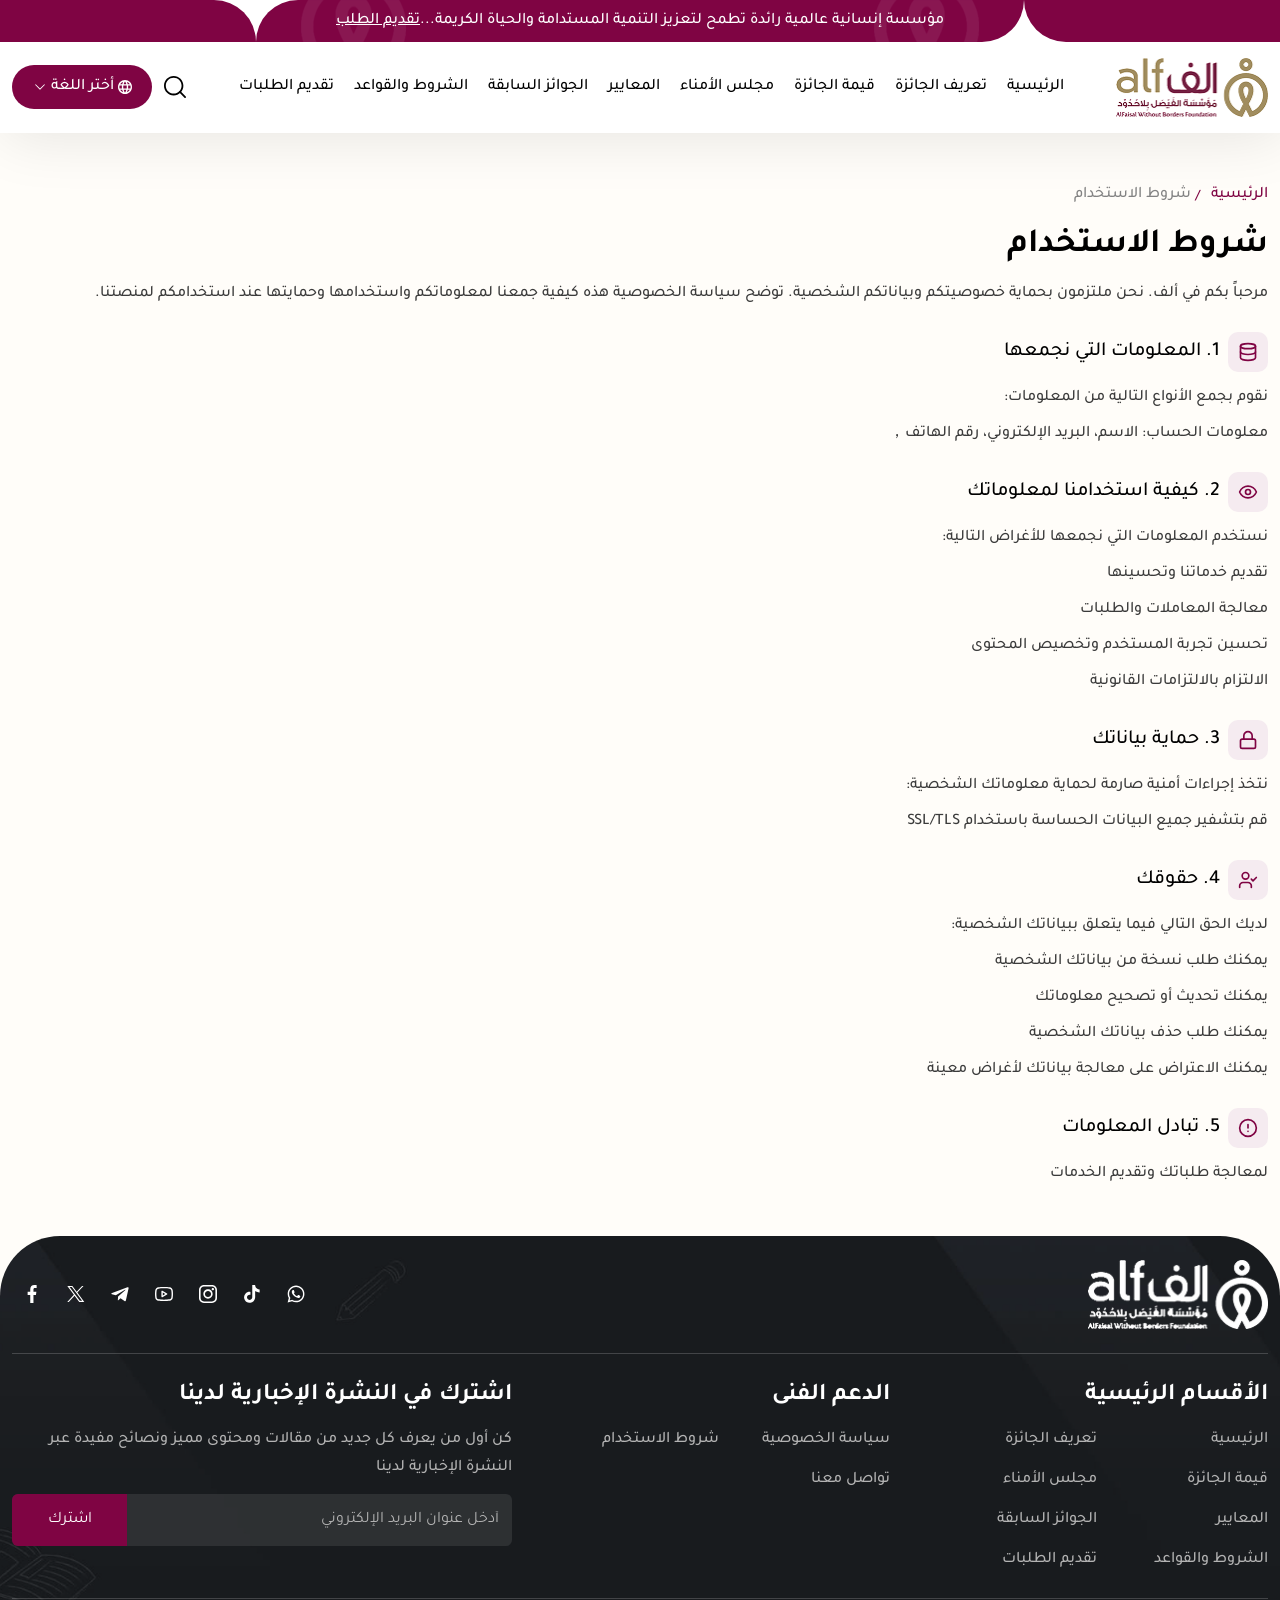
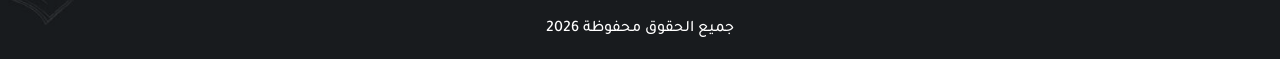
<file: terms-use.html>
<!DOCTYPE html>
<html lang="en">

<head>
    <meta charset="UTF-8">
    <meta name="viewport" content="width=device-width, initial-scale=1.0">
    <title>Al Faisal Foundation</title>
    <link rel="stylesheet" href="css/bootstrap.min.css">
    <link rel="stylesheet" href="css/home.css">
    <link rel="stylesheet" href="css/intlTelInput.css">
    <!-- <link rel="stylesheet" href="css/home-ltr.css"> -->
    <link rel="icon" href="images/favicon.png" type="image/png">
    <link href="https://fonts.googleapis.com/css2?family=Tajawal:wght@200;300;400;500;700;800;900&display=swap" rel="stylesheet">
</head>


<body>

    <header class="header">
        <div class="site-header">
            <div class="bg"></div>
            <div class="bgcenter">مؤسسة إنسانية عالمية رائدة تطمح لتعزيز التنمية المستدامة والحياة الكريمة...
                <a href="submit-application.html">تقديم الطلب</a></div>
            <div class="bg tow"></div>
        </div>
        <!-- End site-header -->
        <div class="container">
            <div class="logo">
                <a href="index.html" title="Al Faisal Foundation"> <img loading="lazy" src="images/logo.png" alt="Al Faisal Foundation"></a>
            </div>
            <!-- End logo -->
            <div class="burger" id="burger">
                <span class="burger-line"></span>
                <span class="burger-line"></span>
                <span class="burger-line"></span>
            </div>
            <!-- End burger -->
            <span class="overlay"></span>
            <nav class="navbar" id="navbar">
                <span class="cancel">
                    <svg width="10" height="10" viewBox="0 0 12 12"  xmlns="http://www.w3.org/2000/svg">
                        <path d="M6.66271 6.00002L11.8625 0.800231C12.0455 0.617161 12.0455 0.320349 11.8625 0.137303C11.6794 -0.0457441 11.3826 -0.0457675 11.1995 0.137303L5.99975 5.33709L0.799987 0.137303C0.616917 -0.0457675 0.320105 -0.0457675 0.137058 0.137303C-0.0459882 0.320373 -0.0460117 0.617185 0.137058 0.800231L5.33682 6L0.137058 11.1998C-0.0460117 11.3829 -0.0460117 11.6797 0.137058 11.8627C0.228582 11.9542 0.348558 12 0.468535 12C0.588511 12 0.708464 11.9542 0.800011 11.8627L5.99975 6.66295L11.1995 11.8627C11.291 11.9542 11.411 12 11.531 12C11.651 12 11.7709 11.9542 11.8625 11.8627C12.0455 11.6796 12.0455 11.3828 11.8625 11.1998L6.66271 6.00002Z" fill="#D1362A"></path>
                    </svg>
                </span>
                <div class="logo">
                    <a href="index.html" title="Al Faisal Foundation"> <img loading="lazy" src="images/logo.png" alt="Al Faisal Foundation"></a>
                </div>
                <!-- End logo -->

                <ul class="menu" id="menu">
                    <li class="menu-item">
                        <a class="menu-link" href="index.html" title="">الرئيسية</a>
                    </li>
                    <li class="menu-item ">
                        <a class="menu-link" href="about.html" title="">تعريف الجائزة</a>
                    </li>
                    <li class="menu-item">
                        <a class="menu-link" href="prize-value.html" title="">     قيمة الجائزة </a>
                    </li>
                    <li class="menu-item">
                        <a class="menu-link" href="board-trustees.html" title="">  مجلس الأمناء </a>
                    </li>
                    <li class="menu-item">
                        <a class="menu-link" href="standards.html" title="">المعايير </a>
                    </li>
                    <li class="menu-item">
                        <a class="menu-link" href="previous-awards.html" title="">الجوائز السابقة </a>
                    </li>
                    <li class="menu-item">
                        <a class="menu-link" href="terms-rules.html" title="">الشروط والقواعد </a>
                    </li>
                    <li class="menu-item">
                        <a class="menu-link" href="submit-application.html" title="">  تقديم الطلبات </a>
                    </li>
                </ul>
            </nav>
            <div class="actions">
                <span class="searchicon" title="">
                            <svg version="1.1" id="Capa_1" xmlns="http://www.w3.org/2000/svg" xmlns:xlink="http://www.w3.org/1999/xlink" x="0px" y="0px" viewBox="0 0 512 512" style="enable-background:new 0 0 512 512;" xml:space="preserve">
                                <path d="M225.474,0C101.151,0,0,101.151,0,225.474c0,124.33,101.151,225.474,225.474,225.474 c124.33,0,225.474-101.144,225.474-225.474C450.948,101.151,349.804,0,225.474,0z M225.474,409.323 c-101.373,0-183.848-82.475-183.848-183.848S124.101,41.626,225.474,41.626s183.848,82.475,183.848,183.848 S326.847,409.323,225.474,409.323z"></path>
                                <path d="M505.902,476.472L386.574,357.144c-8.131-8.131-21.299-8.131-29.43,0c-8.131,8.124-8.131,21.306,0,29.43l119.328,119.328 c4.065,4.065,9.387,6.098,14.715,6.098c5.321,0,10.649-2.033,14.715-6.098C514.033,497.778,514.033,484.596,505.902,476.472z">    </path>
                            </svg>
                </span>
                <div class="language">
                    <p class="bottom">
                        <svg width="20" height="20" viewBox="0 0 20 20" xmlns="http://www.w3.org/2000/svg">
                                <path d="M10 20C8.6333 20 7.3417 19.7375 6.125 19.2125C4.9083 18.6875 3.8458 17.9708 2.9375 17.0625C2.0292 16.1542 1.3125 15.0917 0.787498 13.875C0.262498 12.6583 0 11.3667 0 10C0 8.6167 0.262498 7.3208 0.787498 6.1125C1.3125 4.9042 2.0292 3.8458 2.9375 2.9375C3.8458 2.0292 4.9083 1.3125 6.125 0.7875C7.3417 0.2625 8.6333 0 10 0C11.3833 0 12.6792 0.2625 13.8875 0.7875C15.0958 1.3125 16.1542 2.0292 17.0625 2.9375C17.9708 3.8458 18.6875 4.9042 19.2125 6.1125C19.7375 7.3208 20 8.6167 20 10C20 11.3667 19.7375 12.6583 19.2125 13.875C18.6875 15.0917 17.9708 16.1542 17.0625 17.0625C16.1542 17.9708 15.0958 18.6875 13.8875 19.2125C12.6792 19.7375 11.3833 20 10 20ZM10 17.95C10.4333 17.35 10.8083 16.725 11.125 16.075C11.4417 15.425 11.7 14.7333 11.9 14H8.1C8.3 14.7333 8.5583 15.425 8.875 16.075C9.1917 16.725 9.5667 17.35 10 17.95ZM7.4 17.55C7.1 17 6.8375 16.4292 6.6125 15.8375C6.3875 15.2458 6.2 14.6333 6.05 14H3.1C3.5833 14.8333 4.1875 15.5583 4.9125 16.175C5.6375 16.7917 6.4667 17.25 7.4 17.55ZM12.6 17.55C13.5333 17.25 14.3625 16.7917 15.0875 16.175C15.8125 15.5583 16.4167 14.8333 16.9 14H13.95C13.8 14.6333 13.6125 15.2458 13.3875 15.8375C13.1625 16.4292 12.9 17 12.6 17.55ZM2.25 12H5.65C5.6 11.6667 5.5625 11.3375 5.5375 11.0125C5.5125 10.6875 5.5 10.35 5.5 10C5.5 9.65 5.5125 9.3125 5.5375 8.9875C5.5625 8.6625 5.6 8.3333 5.65 8H2.25C2.1667 8.3333 2.1042 8.6625 2.0625 8.9875C2.0208 9.3125 2 9.65 2 10C2 10.35 2.0208 10.6875 2.0625 11.0125C2.1042 11.3375 2.1667 11.6667 2.25 12ZM7.65 12H12.35C12.4 11.6667 12.4375 11.3375 12.4625 11.0125C12.4875 10.6875 12.5 10.35 12.5 10C12.5 9.65 12.4875 9.3125 12.4625 8.9875C12.4375 8.6625 12.4 8.3333 12.35 8H7.65C7.6 8.3333 7.5625 8.6625 7.5375 8.9875C7.5125 9.3125 7.5 9.65 7.5 10C7.5 10.35 7.5125 10.6875 7.5375 11.0125C7.5625 11.3375 7.6 11.6667 7.65 12ZM14.35 12H17.75C17.8333 11.6667 17.8958 11.3375 17.9375 11.0125C17.9792 10.6875 18 10.35 18 10C18 9.65 17.9792 9.3125 17.9375 8.9875C17.8958 8.6625 17.8333 8.3333 17.75 8H14.35C14.4 8.3333 14.4375 8.6625 14.4625 8.9875C14.4875 9.3125 14.5 9.65 14.5 10C14.5 10.35 14.4875 10.6875 14.4625 11.0125C14.4375 11.3375 14.4 11.6667 14.35 12ZM13.95 6H16.9C16.4167 5.1667 15.8125 4.4417 15.0875 3.825C14.3625 3.2083 13.5333 2.75 12.6 2.45C12.9 3 13.1625 3.5708 13.3875 4.1625C13.6125 4.7542 13.8 5.3667 13.95 6ZM8.1 6H11.9C11.7 5.2667 11.4417 4.575 11.125 3.925C10.8083 3.275 10.4333 2.65 10 2.05C9.5667 2.65 9.1917 3.275 8.875 3.925C8.5583 4.575 8.3 5.2667 8.1 6ZM3.1 6H6.05C6.2 5.3667 6.3875 4.7542 6.6125 4.1625C6.8375 3.5708 7.1 3 7.4 2.45C6.4667 2.75 5.6375 3.2083 4.9125 3.825C4.1875 4.4417 3.5833 5.1667 3.1 6Z" fill=""></path>
                            </svg>
                        <span class="flextext">
                              أختر اللغة
                                <svg xmlns="http://www.w3.org/2000/svg" viewBox="0 0 24 24" fill="currentColor" aria-hidden="true" data-slot="icon" color="var(--token-4e9ee025-4d41-457f-b60b-4d48970c270e, rgb(128, 133, 143))" style="width: 100%; height: 100%;"><path fill-rule="evenodd" d="M12.53 16.28a.75.75 0 0 1-1.06 0l-7.5-7.5a.75.75 0 0 1 1.06-1.06L12 14.69l6.97-6.97a.75.75 0 1 1 1.06 1.06l-7.5 7.5Z" clip-rule="evenodd"></path></svg>
                            </span>
                    </p>
                    <!-- End language -->
                    <div class="showboxlanguage">
                        <a href="index.html" class="active"> العربية <svg version="1.1" id="Layer_1" xmlns="http://www.w3.org/2000/svg" xmlns:xlink="http://www.w3.org/1999/xlink" x="0px" y="0px" width="122.877px" height="101.052px" viewBox="0 0 122.877 101.052" enable-background="new 0 0 122.877 101.052" xml:space="preserve"><g><path d="M4.43,63.63c-2.869-2.755-4.352-6.42-4.427-10.11c-0.074-3.689,1.261-7.412,4.015-10.281 c2.752-2.867,6.417-4.351,10.106-4.425c3.691-0.076,7.412,1.255,10.283,4.012l24.787,23.851L98.543,3.989l1.768,1.349l-1.77-1.355 c0.141-0.183,0.301-0.339,0.479-0.466c2.936-2.543,6.621-3.691,10.223-3.495V0.018l0.176,0.016c3.623,0.24,7.162,1.85,9.775,4.766 c2.658,2.965,3.863,6.731,3.662,10.412h0.004l-0.016,0.176c-0.236,3.558-1.791,7.035-4.609,9.632l-59.224,72.09l0.004,0.004 c-0.111,0.141-0.236,0.262-0.372,0.368c-2.773,2.435-6.275,3.629-9.757,3.569c-3.511-0.061-7.015-1.396-9.741-4.016L4.43,63.63 L4.43,63.63z"></path></g></svg></a>
                        <a href="en/index.html">   الإنجليزية <svg version="1.1" id="Layer_1" xmlns="http://www.w3.org/2000/svg" xmlns:xlink="http://www.w3.org/1999/xlink" x="0px" y="0px" width="122.877px" height="101.052px" viewBox="0 0 122.877 101.052" enable-background="new 0 0 122.877 101.052" xml:space="preserve"><g><path d="M4.43,63.63c-2.869-2.755-4.352-6.42-4.427-10.11c-0.074-3.689,1.261-7.412,4.015-10.281 c2.752-2.867,6.417-4.351,10.106-4.425c3.691-0.076,7.412,1.255,10.283,4.012l24.787,23.851L98.543,3.989l1.768,1.349l-1.77-1.355 c0.141-0.183,0.301-0.339,0.479-0.466c2.936-2.543,6.621-3.691,10.223-3.495V0.018l0.176,0.016c3.623,0.24,7.162,1.85,9.775,4.766 c2.658,2.965,3.863,6.731,3.662,10.412h0.004l-0.016,0.176c-0.236,3.558-1.791,7.035-4.609,9.632l-59.224,72.09l0.004,0.004 c-0.111,0.141-0.236,0.262-0.372,0.368c-2.773,2.435-6.275,3.629-9.757,3.569c-3.511-0.061-7.015-1.396-9.741-4.016L4.43,63.63 L4.43,63.63z"></path></g></svg></a>
                    </div>
                    <!-- End showboxlanguage -->
                </div>
                <!-- End language -->

            </div>
            <!-- End actions -->
            <div class="showboxsearch">
                <form class="formsearch" action="#" method="">
                    <span class="cancel">
                            <svg width="14" height="14" viewBox="0 0 12 12" fill="none" xmlns="http://www.w3.org/2000/svg">
                              <path d="M6.66271 6.00002L11.8625 0.800231C12.0455 0.617161 12.0455 0.320349 11.8625 0.137303C11.6794 -0.0457441 11.3826 -0.0457675 11.1995 0.137303L5.99975 5.33709L0.799987 0.137303C0.616917 -0.0457675 0.320105 -0.0457675 0.137058 0.137303C-0.0459882 0.320373 -0.0460117 0.617185 0.137058 0.800231L5.33682 6L0.137058 11.1998C-0.0460117 11.3829 -0.0460117 11.6797 0.137058 11.8627C0.228582 11.9542 0.348558 12 0.468535 12C0.588511 12 0.708464 11.9542 0.800011 11.8627L5.99975 6.66295L11.1995 11.8627C11.291 11.9542 11.411 12 11.531 12C11.651 12 11.7709 11.9542 11.8625 11.8627C12.0455 11.6796 12.0455 11.3828 11.8625 11.1998L6.66271 6.00002Z" fill="#D1362A"></path>
                            </svg>
                          </span>
                    <input class="form-control" type="search" placeholder="بحث...">
                    <button class="btnsearch" type="submit">
                            <svg version="1.1" id="Capa_1" xmlns="http://www.w3.org/2000/svg" xmlns:xlink="http://www.w3.org/1999/xlink" x="0px" y="0px" viewBox="0 0 512 512" style="enable-background:new 0 0 512 512;" xml:space="preserve">
                            <path d="M225.474,0C101.151,0,0,101.151,0,225.474c0,124.33,101.151,225.474,225.474,225.474 c124.33,0,225.474-101.144,225.474-225.474C450.948,101.151,349.804,0,225.474,0z M225.474,409.323 c-101.373,0-183.848-82.475-183.848-183.848S124.101,41.626,225.474,41.626s183.848,82.475,183.848,183.848 S326.847,409.323,225.474,409.323z"></path>
                            <path d="M505.902,476.472L386.574,357.144c-8.131-8.131-21.299-8.131-29.43,0c-8.131,8.124-8.131,21.306,0,29.43l119.328,119.328 c4.065,4.065,9.387,6.098,14.715,6.098c5.321,0,10.649-2.033,14.715-6.098C514.033,497.778,514.033,484.596,505.902,476.472z">    </path>
                            </svg>
                        </button>
                </form>
            </div>
        </div>
        <!-- ENd container -->
    </header>
    <!-- End header -->

    <section class="terms-use">
        <div class="container">
            <ul class="maplink">
                <li><a href="index.html">الرئيسية</a></li>
                <li> شروط الاستخدام</li>
            </ul>
            <h1 class="title"> شروط الاستخدام</h1>
            <div class="subinner">
                <p class="text"> مرحباً بكم في ألف. نحن ملتزمون بحماية خصوصيتكم وبياناتكم الشخصية. توضح سياسة الخصوصية هذه كيفية جمعنا لمعلوماتكم واستخدامها وحمايتها عند استخدامكم لمنصتنا.</p>
                <div class="minhead">
                    <i class="icon">
                        <svg width="20" height="20" viewBox="0 0 20 20" fill="none" xmlns="http://www.w3.org/2000/svg">
                        <path d="M10 6.66699C14.1421 6.66699 17.5 5.5477 17.5 4.16699C17.5 2.78628 14.1421 1.66699 10 1.66699C5.85786 1.66699 2.5 2.78628 2.5 4.16699C2.5 5.5477 5.85786 6.66699 10 6.66699Z" stroke="#7F0443" stroke-width="1.66667" stroke-linecap="round" stroke-linejoin="round"></path>
                        <path d="M2.5 4.16699V15.8337C2.5 16.4967 3.29018 17.1326 4.6967 17.6014C6.10322 18.0703 8.01088 18.3337 10 18.3337C11.9891 18.3337 13.8968 18.0703 15.3033 17.6014C16.7098 17.1326 17.5 16.4967 17.5 15.8337V4.16699" stroke="#7F0443" stroke-width="1.66667" stroke-linecap="round" stroke-linejoin="round"></path>
                        <path d="M2.5 10C2.5 10.663 3.29018 11.2989 4.6967 11.7678C6.10322 12.2366 8.01088 12.5 10 12.5C11.9891 12.5 13.8968 12.2366 15.3033 11.7678C16.7098 11.2989 17.5 10.663 17.5 10" stroke="#7F0443" stroke-width="1.66667" stroke-linecap="round" stroke-linejoin="round"></path>
                        </svg>
                    </i>
                    <h2 class="title">1. المعلومات التي نجمعها</h2>
                </div>
                <p class="text">
                    نقوم بجمع الأنواع التالية من المعلومات:
                </p>
                <p class="text">
                    معلومات الحساب: الاسم، البريد الإلكتروني، رقم الهاتف，
                </p>
                <div class="minhead">
                    <i class="icon">
                      <svg width="20" height="20" viewBox="0 0 20 20" fill="none" xmlns="http://www.w3.org/2000/svg">
                        <path d="M1.7181 10.2898C1.64865 10.1027 1.64865 9.89691 1.7181 9.70981C2.39452 8.06969 3.5427 6.66735 5.01708 5.68056C6.49146 4.69378 8.22564 4.16699 9.99977 4.16699C11.7739 4.16699 13.5081 4.69378 14.9825 5.68056C16.4568 6.66735 17.605 8.06969 18.2814 9.70981C18.3509 9.89691 18.3509 10.1027 18.2814 10.2898C17.605 11.9299 16.4568 13.3323 14.9825 14.3191C13.5081 15.3058 11.7739 15.8326 9.99977 15.8326C8.22564 15.8326 6.49146 15.3058 5.01708 14.3191C3.5427 13.3323 2.39452 11.9299 1.7181 10.2898Z" stroke="#7F0443" stroke-width="1.66667" stroke-linecap="round" stroke-linejoin="round"></path>
                        <path d="M10 12.5C11.3807 12.5 12.5 11.3807 12.5 10C12.5 8.61929 11.3807 7.5 10 7.5C8.61929 7.5 7.5 8.61929 7.5 10C7.5 11.3807 8.61929 12.5 10 12.5Z" stroke="#7F0443" stroke-width="1.66667" stroke-linecap="round" stroke-linejoin="round"></path>
                        </svg>
                    </i>
                    <h2 class="title">2. كيفية استخدامنا لمعلوماتك</h2>
                </div>
                <p class="text">
                    نستخدم المعلومات التي نجمعها للأغراض التالية:
                </p>
                <p class="text">
                    تقديم خدماتنا وتحسينها
                </p>

                <p class="text">
                    معالجة المعاملات والطلبات
                </p>

                <p class="text">
                    تحسين تجربة المستخدم وتخصيص المحتوى
                </p>

                <p class="text">
                    الالتزام بالالتزامات القانونية
                </p>
                <div class="minhead">
                    <i class="icon">
                     <svg width="20" height="20" viewBox="0 0 20 20" fill="none" xmlns="http://www.w3.org/2000/svg">
                        <path d="M15.8333 9.16699H4.16667C3.24619 9.16699 2.5 9.91318 2.5 10.8337V16.667C2.5 17.5875 3.24619 18.3337 4.16667 18.3337H15.8333C16.7538 18.3337 17.5 17.5875 17.5 16.667V10.8337C17.5 9.91318 16.7538 9.16699 15.8333 9.16699Z" stroke="#7F0443" stroke-width="1.66667" stroke-linecap="round" stroke-linejoin="round"></path>
                        <path d="M5.83301 9.16699V5.83366C5.83301 4.72859 6.27199 3.66878 7.0534 2.88738C7.8348 2.10598 8.89461 1.66699 9.99967 1.66699C11.1047 1.66699 12.1646 2.10598 12.946 2.88738C13.7274 3.66878 14.1663 4.72859 14.1663 5.83366V9.16699" stroke="#7F0443" stroke-width="1.66667" stroke-linecap="round" stroke-linejoin="round"></path>
                        </svg>
                    </i>
                    <h2 class="title">3. حماية بياناتك</h2>
                </div>
                <p class="text">
                    نتخذ إجراءات أمنية صارمة لحماية معلوماتك الشخصية:
                </p>
                <p class="text">
                    قم بتشفير جميع البيانات الحساسة باستخدام SSL/TLS
                </p>

                <div class="minhead">
                    <i class="icon">
                      <svg width="20" height="20" viewBox="0 0 20 20" fill="none" xmlns="http://www.w3.org/2000/svg">
                        <path d="M13.333 9.16667L14.9997 10.8333L18.333 7.5" stroke="#7F0443" stroke-width="1.66667" stroke-linecap="round" stroke-linejoin="round"></path>
                        <path d="M13.3337 17.5V15.8333C13.3337 14.9493 12.9825 14.1014 12.3573 13.4763C11.7322 12.8512 10.8844 12.5 10.0003 12.5H5.00033C4.11627 12.5 3.26842 12.8512 2.6433 13.4763C2.01818 14.1014 1.66699 14.9493 1.66699 15.8333V17.5" stroke="#7F0443" stroke-width="1.66667" stroke-linecap="round" stroke-linejoin="round"></path>
                        <path d="M7.50033 9.16667C9.34127 9.16667 10.8337 7.67428 10.8337 5.83333C10.8337 3.99238 9.34127 2.5 7.50033 2.5C5.65938 2.5 4.16699 3.99238 4.16699 5.83333C4.16699 7.67428 5.65938 9.16667 7.50033 9.16667Z" stroke="#7F0443" stroke-width="1.66667" stroke-linecap="round" stroke-linejoin="round"></path>
                        </svg>
                    </i>
                    <h2 class="title">4. حقوقك</h2>
                </div>
                <p class="text">
                    لديك الحق التالي فيما يتعلق ببياناتك الشخصية:
                </p>
                <p class="text">
                    يمكنك طلب نسخة من بياناتك الشخصية
                </p>
                <p class="text">
                    يمكنك تحديث أو تصحيح معلوماتك
                </p>
                <p class="text">
                    يمكنك طلب حذف بياناتك الشخصية
                </p>
                <p class="text">
                    يمكنك الاعتراض على معالجة بياناتك لأغراض معينة
                </p>

                <div class="minhead">
                    <i class="icon">
                     <svg width="20" height="20" viewBox="0 0 20 20" fill="none" xmlns="http://www.w3.org/2000/svg">
                    <path d="M10.0003 18.3337C14.6027 18.3337 18.3337 14.6027 18.3337 10.0003C18.3337 5.39795 14.6027 1.66699 10.0003 1.66699C5.39795 1.66699 1.66699 5.39795 1.66699 10.0003C1.66699 14.6027 5.39795 18.3337 10.0003 18.3337Z" stroke="#7F0443" stroke-width="1.66667" stroke-linecap="round" stroke-linejoin="round"></path>
                    <path d="M10 6.66699V10.0003" stroke="#7F0443" stroke-width="1.66667" stroke-linecap="round" stroke-linejoin="round"></path>
                    <path d="M10 13.333H10.0083" stroke="#7F0443" stroke-width="1.66667" stroke-linecap="round" stroke-linejoin="round"></path>
                    </svg>

                    </i>
                    <h2 class="title">5. تبادل المعلومات</h2>
                </div>
                <p class="text">
                    لمعالجة طلباتك وتقديم الخدمات</p>
            </div>
        </div>
    </section>
    <!-- End terms-use -->

    <footer class="footer">
        <div class="container">
            <div class="subitem">
                <div class="logo"><img loading="lazy" src="images/logowight.png" alt="Al Faisal Foundation"></div>
                <nav class="social">
                    <a class="icon-facebook" href="#" target="_blank " title="Facebook">
                        <svg id="Bold " enable-background="new 0 0 24 24 " height="512 " viewBox="0 0 24 24 " width="512 " xmlns="http://www.w3.org/2000/svg ">
                            <path d="m15.997 3.985h2.191v-3.816c-.378-.052-1.678-.169-3.192-.169-3.159 0-5.323 1.987-5.323 5.639v3.361h-3.486v4.266h3.486v10.734h4.274v-10.733h3.345l.531-4.266h-3.877v-2.939c.001-1.233.333-2.077 2.051-2.077z "></path>
                        </svg>
                    </a>
                    <a class="icon-twitter" href="#" target="_blank " title="Twitter">
                        <svg xmlns="http://www.w3.org/2000/svg" width="20" height="19" viewBox="0 0 20 19">
                       <path d="M0.328568 0.568085L7.64408 10.3494L0.282471 18.3021H1.9394L8.38463 11.3393L13.592 18.3021H19.2302L11.503 7.97074L18.3551 0.568085H16.6982L10.7627 6.98053L5.96679 0.568085H0.328568ZM2.76517 1.78845H5.35533L16.7933 17.0818H14.2031L2.76517 1.78845Z"></path>
                      </svg>
                    </a>
                    <a class="icon-telegram" href="#" target="_blank " title="Telegram">
                        <svg xmlns="http://www.w3.org/2000/svg" width="23" height="19" viewBox="0 0 23 19" fill="none">
                          <path d="M9.07065 12.5706L8.70651 17.5775C9.22789 17.5775 9.45409 17.3568 9.72582 17.0947L12.1741 14.8133L17.25 18.4368C18.1796 18.9416 18.8362 18.6754 19.0858 17.6023L22.4169 2.38571C22.7148 1.04226 21.9217 0.518121 21.0141 0.846398L1.43614 8.15539C0.0995856 8.66159 0.120275 9.38711 1.20855 9.71677L6.21409 11.234L17.8403 4.14158C18.3865 3.78848 18.8845 3.98434 18.4748 4.33744L9.07065 12.5706Z" fill="white"></path>
                        </svg>
                    </a>
                    <a class="icon-youtube" href="#" target="_blank " title="Youtube">
                        <svg id="Layer_1 " enable-background="new 0 0 511.982 511.982 " height="512 " viewBox="0 0 511.982 511.982 " width="512 " xmlns="http://www.w3.org/2000/svg ">
                            <path d="m341.885 238.36-130-74c-6.188-3.524-13.787-3.488-19.946.091-6.158 3.581-9.947 10.167-9.947 17.29v148c0 7.123 3.789 13.709 9.947 17.29 6.159 3.58 13.757 3.616 19.946.091l130-74c13.396-7.478 13.392-27.287 0-34.762zm-119.894
                            56.984v-79.205l69.571 39.603zm282.306-145.855c-6.503-45.918-43.306-81.146-89.5-85.668-36.489-3.572-93.661-7.83-158.806-7.83s-122.316 4.258-158.806 7.83c-46.194 4.521-82.997 39.75-89.5 85.667-10.247 72.73-10.247 140.276 0 213.005
                            6.503 45.918 43.306 81.146 89.5 85.668 36.489 3.572 93.661 7.83 158.806 7.83s122.316-4.258 158.806-7.83c46.194-4.521 82.997-39.75 89.5-85.667 10.247-72.73 10.247-140.276 0-213.005zm-39.606 207.397c-3.906 27.584-26.025 48.747-53.791
                            51.465-35.604 3.486-91.379 7.641-154.909 7.641s-119.306-4.154-154.909-7.641c-27.766-2.718-49.885-23.881-53.791-51.466-4.844-34.203-7.3-68.148-7.3-100.894s2.456-66.69 7.3-100.895c3.906-27.584 26.025-48.747 53.791-51.465 35.604-3.486
                            91.379-7.641 154.909-7.641s119.306 4.154 154.909 7.641c27.766 2.718 49.885 23.881 53.791 51.466 9.722 69.018 9.722 132.771 0 201.789z "></path>
                        </svg>
                    </a>
                    <a class="icon-instagram" href="#" target="_blank " title="Instagram">
                        <svg width="20 " height="20 " viewBox="0 0 20 20 " xmlns="http://www.w3.org/2000/svg ">
                        <path d="M14.4805 0H5.51913C2.47588 0 0 2.476 0 5.51924V14.4806C0 17.524 2.47588 19.9999 5.51913 19.9999H14.4805C17.524 19.9999 19.9999 17.5239 19.9999 14.4806V5.51924C20 2.476 17.524 0 14.4805 0ZM18.2255 14.4806C18.2255 16.5455
                            16.5455 18.2254 14.4806 18.2254H5.51913C3.45433 18.2255 1.77449 16.5455 1.77449 14.4806V5.51924C1.77449 3.45445 3.45433 1.77449 5.51913 1.77449H14.4805C16.5454 1.77449 18.2254 3.45445 18.2254 5.51924V14.4806H18.2255Z "></path>
                        <path d="M10.0001 4.84668C7.15848 4.84668 4.84668 7.15848 4.84668 10.0001C4.84668 12.8417 7.15848 15.1534 10.0001 15.1534C12.8418 15.1534 15.1536 12.8417 15.1536 10.0001C15.1536 7.15848 12.8418 4.84668 10.0001 4.84668ZM10.0001
                            13.3788C8.13705 13.3788 6.62117 11.8631 6.62117 10C6.62117 8.13681 8.13693 6.62105 10.0001 6.62105C11.8634 6.62105 13.3791 8.13681 13.3791 10C13.3791 11.8631 11.8632 13.3788 10.0001 13.3788Z "></path>
                        <path d="M15.3696 3.3418C15.0278 3.3418 14.6919 3.48021 14.4505 3.72272C14.2078 3.96405 14.0684 4.30002 14.0684 4.64309C14.0684 4.98509 14.208 5.32094 14.4505 5.56345C14.6918 5.80478 15.0278 5.94438 15.3696 5.94438C15.7127 5.94438
                            16.0475 5.80478 16.29 5.56345C16.5325 5.32094 16.6709 4.98497 16.6709 4.64309C16.6709 4.30002 16.5325 3.96405 16.29 3.72272C16.0487 3.48021 15.7127 3.3418 15.3696 3.3418Z "></path>
                        </svg>
                    </a>
                    <a class="icon-tiktok" href="#" target="_blank " title="TikTok">
                        <svg xmlns="http://www.w3.org/2000/svg" width="19" height="21" viewBox="0 0 19 21">
                          <path d="M15.2509 4.22836C14.2481 3.47112 13.5267 2.36077 13.2729 1.08353C13.2095 0.766283 13.1764 0.440764 13.1722 0.105591H9.79989V9.32217L9.79568 14.3705C9.79568 15.7208 8.91711 16.8656 7.69918 17.267C7.3447 17.3843 6.9626 17.4394 6.56535 17.4187C6.05777 17.3912 5.5819 17.2367 5.16811 16.9898C4.28948 16.4643 3.69228 15.5098 3.67573 14.4174C3.6509 12.7111 5.03016 11.3194 6.73499 11.3194C7.07292 11.3194 7.39568 11.3746 7.69775 11.4739V8.04906C7.37913 8.00217 7.05367 7.97734 6.72539 7.97734C4.85918 7.97734 3.11295 8.75389 1.86605 10.1511C0.922602 11.2077 0.357056 12.5553 0.26878 13.9677C0.154297 15.8243 0.834285 17.5898 2.15153 18.8919C2.34463 19.0822 2.5488 19.2601 2.76121 19.4243C3.89087 20.2932 5.2716 20.7636 6.72539 20.7636C7.05367 20.7636 7.37913 20.7401 7.69775 20.6919C9.05637 20.4919 10.3102 19.8698 11.2992 18.8919C12.5157 17.6905 13.1861 16.0946 13.1944 14.398L13.1764 6.85871C13.7558 7.30561 14.3902 7.67665 15.0716 7.96217C16.1295 8.41044 17.2509 8.63665 18.4068 8.63527V5.27664L18.3971 5.27802C17.2164 5.27802 16.1267 4.88767 15.2522 4.22698L15.2509 4.22836Z"></path>
                       </svg>
                    </a>
                    <a class="icon-whatsapp" href="#" target="_blank " title="Whatsapp">
                        <svg width="20 " height="20 " viewBox="0 0 20 20 " xmlns="http://www.w3.org/2000/svg ">
                            <path fill-rule="evenodd " clip-rule="evenodd " d="M16.6319 3.34007C14.8778 1.58386 12.5449 0.616264 10.0596 0.615234C4.93836 0.615234 0.770424 4.78306 0.768364 9.90566C0.767677 11.5432 1.19546 13.1417 2.00856 14.5507L0.69043
                            19.3652L5.61585 18.0732C6.97301 18.8135 8.50091 19.2036 10.0558 19.2041H10.0597C15.1804 19.2041 19.3488 15.0359 19.3507 9.9131C19.3517 7.43042 18.3862 5.09617 16.6319 3.34007ZM10.0596 17.635H10.0564C8.67074 17.6344 7.31175 17.262
                            6.12592 16.5586L5.84405 16.3911L2.92123 17.1579L3.70137 14.3082L3.51769 14.016C2.74464 12.7865 2.33643 11.3654 2.33712 9.90623C2.33872 5.64846 5.80308 2.18445 10.0627 2.18445C12.1254 2.18513 14.0643 2.98943 15.5223 4.44912C16.9803
                            5.90881 17.7828 7.84904 17.7821 9.91253C17.7802 14.1706 14.3161 17.635 10.0596 17.635ZM14.2955 11.8513C14.0634 11.735 12.922 11.1736 12.7091 11.096C12.4965 11.0185 12.3415 10.9799 12.1869 11.2122C12.0321 11.4445 11.5873 11.9675
                            11.4518 12.1224C11.3163 12.2773 11.181 12.2968 10.9488 12.1805C10.7166 12.0644 9.96861 11.8191 9.08181 11.0282C8.39173 10.4126 7.92584 9.6524 7.79034 9.42009C7.65508 9.18754 7.7892 9.07402 7.8922 8.9463C8.14351 8.63422 8.39516
                            8.30704 8.47253 8.1522C8.55 7.99724 8.51121 7.86163 8.45307 7.74547C8.39516 7.62932 7.93088 6.48662 7.73747 6.02165C7.54887 5.56915 7.35764 5.63026 7.21505 5.62317C7.07978 5.61642 6.92494 5.61504 6.7701 5.61504C6.61538 5.61504
                            6.36384 5.67306 6.15098 5.90561C5.93823 6.13804 5.33856 6.6996 5.33856 7.84229C5.33856 8.98498 6.17043 10.0889 6.28648 10.2438C6.40252 10.3988 7.92355 12.7437 10.2523 13.7492C10.8062 13.9886 11.2386 14.1313 11.5758 14.2383C12.132
                            14.415 12.6379 14.39 13.038 14.3303C13.4841 14.2636 14.4114 13.7686 14.6051 13.2264C14.7985 12.6841 14.7985 12.2193 14.7403 12.1224C14.6824 12.0256 14.5276 11.9675 14.2955 11.8513Z "></path>
                        </svg>
                    </a>
                    <!-- <a class="icon-snapchat" href="#" target="_blank " title="Snapchat">
                        <svg xmlns="http://www.w3.org/2000/svg" width="20" height="21" viewBox="0 0 20 21">
                          <path d="M19.4118 15.6792C16.026 14.0203 15.4862 11.459 15.4622 11.269C15.4333 11.0389 15.4003 10.858 15.6511 10.6239C15.893 10.3977 16.9661 9.72544 17.2638 9.51511C17.7559 9.16682 17.9727 8.8191 17.813 8.39165C17.7013 8.09595 17.4292 7.98456 17.1427 7.98456C17.0522 7.98483 16.9621 7.99508 16.8738 8.01509C16.3331 8.13382 15.808 8.40805 15.5042 8.48212C15.4676 8.49165 15.4301 8.49676 15.3925 8.49738C15.2304 8.49738 15.169 8.42445 15.1846 8.22712C15.2227 7.62891 15.3031 6.46135 15.2098 5.37067C15.0818 3.87007 14.6036 3.12657 14.0367 2.46899C13.7624 2.15011 12.4887 0.780121 10.0308 0.780121C7.57285 0.780121 6.30087 2.15011 6.02826 2.46504C5.45959 3.12261 4.98196 3.86612 4.85516 5.36671C4.76186 6.45739 4.84565 7.62439 4.88029 8.22316C4.89146 8.41087 4.83448 8.49343 4.67248 8.49343C4.63478 8.49276 4.59728 8.48765 4.56076 8.47816C4.25743 8.40409 3.73233 8.12987 3.19158 8.01113C3.10337 7.99112 3.01328 7.98087 2.92287 7.9806C2.63519 7.9806 2.36425 8.09369 2.25253 8.38769C2.09278 8.81514 2.30839 9.16286 2.80221 9.51117C3.09997 9.7215 4.17307 10.3932 4.41496 10.6199C4.66523 10.854 4.63282 11.0349 4.60378 11.2651C4.57975 11.4579 4.03957 14.0192 0.654318 15.6752C0.456007 15.7724 0.118599 15.9784 0.713532 16.3108C1.64755 16.8331 2.26929 16.7773 2.7525 17.0922C3.16253 17.3596 2.92009 17.9363 3.21839 18.1444C3.58485 18.4004 4.66801 18.1262 6.06737 18.5938C7.24047 18.9851 7.95328 20.0905 10.0336 20.0905C12.1139 20.0905 12.8474 18.98 13.9998 18.5938C15.3963 18.1262 16.4817 18.4004 16.8487 18.1444C17.1465 17.9363 16.9046 17.3596 17.3147 17.0922C17.7978 16.7773 18.4191 16.8331 19.3536 16.3108C19.9475 15.9822 19.61 15.7764 19.4118 15.6792Z"></path>
                       </svg>
                    </a> -->
                </nav>
            </div>
            <!-- End subitem -->
            <div class="rowbox">
                <div class="item">
                    <h6 class="title">الأقسام الرئيسية </h6>
                    <nav class="navmenu">
                        <a href="index.html" title="">الرئيسية</a>
                        <a href="about.html" title="">تعريف الجائزة</a>
                        <a href="prize-value.html" title="">     قيمة الجائزة </a>
                        <a href="board-trustees.html" title="">  مجلس الأمناء </a>
                        <a href="standards.html" title="">المعايير </a>
                        <a href="previous-awards.html" title="">الجوائز السابقة </a>
                        <a href="terms-rules.html" title="">الشروط والقواعد </a>
                        <a href="submit-application.html" title="">  تقديم الطلبات </a>
                    </nav>
                </div>
                <!-- End item -->
                <div class="item">
                    <h6 class="title"> الدعم الفنى </h6>
                    <nav class="navmenu">
                        <a href="privacy-policy.html" title="">سياسة الخصوصية</a>
                        <a href="terms-use.html" title="">  شروط الاستخدام</a>
                        <a href="contact.html" title="">    تواصل معنا </a>
                    </nav>
                </div>
                <!-- End item -->
                <div class="item">
                    <h6 class="title">اشترك في النشرة الإخبارية لدينا</h6>
                    <p>كن أول من يعرف كل جديد من مقالات ومحتوى مميز ونصائح مفيدة عبر النشرة الإخبارية لدينا</p>
                    <form class="formsearch" action="#" method="">
                        <input class="form-control" type="email" placeholder="أدخل عنوان البريد الإلكتروني">
                        <button class="bottom" type="submit">اشترك  </button>
                    </form>
                </div>
                <!-- End item -->
            </div>
            <div class="copyright">
                <p> جميع الحقوق محفوظة 2026</p>
            </div>
            <!-- End copyright -->
        </div>
        <span class="scrollTopBtn">
            <svg width="12" height="12" viewBox="0 0 12 12" xmlns="http://www.w3.org/2000/svg">
            <path d="M2.89638 6.3293L8.44673 11.8643C8.62858 12.0455 8.923 12.0452 9.10455 11.8634C9.28595 11.6815 9.28548 11.3869 9.10361 11.2055L3.88363 5.99998L9.1038 0.794442C9.28565 0.613036 9.28612 0.318639 9.10474 0.136765C9.01373 0.0455932 8.8945 7.59915e-06 8.77528 7.58873e-06C8.65635 7.57833e-06 8.5376 0.045288 8.44675 0.135827L2.89638 5.67069C2.80879 5.75783 2.75964 5.87642 2.75964 5.99998C2.75964 6.12354 2.80893 6.242 2.89638 6.3293Z"></path>
          </svg>
        </span>
        <!-- End scrollTopBtn -->
    </footer>
    <!-- End footer -->

    <script src="js/jquery.js"></script>
    <script src="js/bootstrap.min.js"></script>
    <script src="js/slick.min.js"></script>
    <script src="js/plugin.js"></script>

</body>

</html>
</file>
<file: css/home.css>
.header {
  position: relative;
  width: 100%;
  background: #fff;
  -moz-transition: all 0.5s ease-in-out 0s;
  -o-transition: all 0.5s ease-in-out 0s;
  -webkit-transition: all 0.5s ease-in-out 0s;
  transition: all 0.5s ease-in-out 0s;
  -webkit-box-shadow: 4px 4px 60px rgba(0, 0, 0, 0.1);
  -moz-box-shadow: 4px 4px 60px rgba(0, 0, 0, 0.1);
  -o-box-shadow: 4px 4px 60px rgba(0, 0, 0, 0.1);
  -ms-box-shadow: 4px 4px 60px rgba(0, 0, 0, 0.1);
  box-shadow: 4px 4px 60px rgba(0, 0, 0, 0.1);
  z-index: 1002;
  /* End NavMenu */ }
  .header.sticky {
    position: fixed;
    top: 0px;
    left: 0px;
    margin-top: -42px;
    -moz-transition: all 0.5s ease-in-out 0s;
    -o-transition: all 0.5s ease-in-out 0s;
    -webkit-transition: all 0.5s ease-in-out 0s;
    transition: all 0.5s ease-in-out 0s; }
    @media (max-width: 999px) {
      .header.sticky {
        margin: 0px; } }
  .header .container {
    display: flex;
    align-items: center;
    justify-content: space-between;
    padding: 16px 12px; }
    @media (max-width: 1199px) {
      .header .container {
        max-width: 100%; } }
  .header .burger {
    position: absolute;
    right: 140px;
    display: none;
    cursor: pointer;
    user-select: none;
    width: 24px;
    height: 1rem;
    background: transparent; }
    .header .burger-line {
      position: absolute;
      display: block;
      right: 0px;
      width: 100%;
      height: 2px;
      opacity: 1;
      border: none;
      outline: none;
      background: #000; }
      .header .burger-line:nth-child(1) {
        top: 0px; }
      .header .burger-line:nth-child(2) {
        top: 0.5rem;
        width: 80%; }
      .header .burger-line:nth-child(3) {
        top: 1rem;
        width: 60%; }
    @media only screen and (max-width: 999px) {
      .header .burger {
        display: block;
        opacity: 1;
        visibility: visible; } }
  .header .site-header {
    display: flex;
    align-items: center;
    width: 100%;
    background: #fff;
    height: 42px;
    overflow: hidden; }
    @media (max-width: 999px) {
      .header .site-header {
        display: none; } }
    .header .site-header img {
      width: 100%;
      height: 100%;
      object-fit: cover; }
    .header .site-header .bg {
      min-width: 20%;
      max-width: 20%;
      height: 100%;
      background: #7F0443;
      border-radius: 0px 0px 0px 60px; }
      @media (max-width: 999px) {
        .header .site-header .bg {
          display: none; } }
      .header .site-header .bg.tow {
        border-radius: 0px 60px 0px 0px; }
    .header .site-header .bgcenter {
      display: flex;
      align-items: center;
      justify-content: center;
      flex-wrap: wrap;
      min-width: 60%;
      max-width: 60%;
      height: 100%;
      background: #7F0443 url(../images/bgcenter.png) no-repeat center center;
      border-radius: 60px 0px 60px 0px;
      padding: 4px 12px;
      color: #fff; }
      @media (max-width: 1199px) {
        .header .site-header .bgcenter {
          font-size: 14px; } }
      @media (max-width: 999px) {
        .header .site-header .bgcenter {
          border-radius: 0px;
          min-width: 100%;
          max-width: 100%; } }
      .header .site-header .bgcenter a {
        text-decoration: underline;
        color: #fff; }
        @media (max-width: 1199px) {
          .header .site-header .bgcenter a {
            font-size: 14px; } }
        .header .site-header .bgcenter a:hover {
          text-decoration: none; }
  .header .logo img {
    max-width: 152px; }
    @media (max-width: 1199px) {
      .header .logo img {
        max-width: 110px; } }
  .header .navbar {
    position: inherit;
    padding: 0px; }
    .header .navbar .logo {
      display: none; }
      @media screen and (max-width: 999px) {
        .header .navbar .logo {
          position: absolute;
          top: 12px;
          right: 12px;
          display: block; }
          .header .navbar .logo img {
            max-width: 152px; } }
    .header .navbar .cancel {
      display: none;
      position: absolute;
      top: 18px;
      left: 18px;
      z-index: 10; }
      .header .navbar .cancel svg {
        width: 16px;
        height: 16px; }
    @media screen and (max-width: 999px) {
      .header .navbar {
        position: fixed;
        top: 0;
        right: -100%;
        width: 290px;
        height: 100%;
        z-index: 10;
        opacity: 0;
        overflow: hidden;
        overflow-y: auto;
        visibility: hidden;
        box-shadow: 0px 10px 40px 0px #06163a1a;
        background: #fff;
        transition: all 0.5s ease; }
        .header .navbar .menu-link {
          color: #000; }
          .header .navbar .menu-link svg {
            fill: #000; }
        .header .navbar.active {
          right: 0rem;
          opacity: 1;
          visibility: visible; }
        .header .navbar .cancel {
          display: block; } }
  .header .menu {
    display: flex;
    align-items: center;
    gap: 20px; }
    @media (max-width: 1199px) {
      .header .menu {
        gap: 8px; } }
    @media (max-width: 999px) {
      .header .menu-item {
        border-bottom: 1px solid #FFFDF9; } }
    .header .menu-link {
      display: flex;
      align-items: center;
      justify-content: center;
      position: relative;
      cursor: pointer;
      color: #000;
      -moz-transition: all 0.5s ease-in-out 0s;
      -o-transition: all 0.5s ease-in-out 0s;
      -webkit-transition: all 0.5s ease-in-out 0s;
      transition: all 0.5s ease-in-out 0s; }
      @media (max-width: 999px) {
        .header .menu-link {
          justify-content: space-between;
          padding: 4px 0px; } }
      .header .menu-link::after {
        content: "";
        position: absolute;
        right: 0px;
        bottom: 0px;
        width: 0px;
        height: 2px;
        background: #7F0443;
        -moz-transition: all 0.5s ease-in-out 0s;
        -o-transition: all 0.5s ease-in-out 0s;
        -webkit-transition: all 0.5s ease-in-out 0s;
        transition: all 0.5s ease-in-out 0s; }
        @media (max-width: 999px) {
          .header .menu-link::after {
            display: none; } }
      .header .menu-link svg {
        position: relative;
        max-width: 16px;
        height: 16px;
        fill: #7F0443; }
        @media only screen and (max-width: 999px) {
          .header .menu-link svg {
            z-index: -1; } }
    @media only screen and (min-width: 999px) {
      .header .menu-dropdown:hover > .submenu {
        opacity: 1;
        visibility: visible;
        transform: translateY(0);
        z-index: 100; } }
    @media only screen and (max-width: 999px) {
      .header .menu {
        display: block;
        width: 100%;
        height: auto;
        padding: 0px 12px;
        margin-top: 92px; }
        .header .menu-item {
          display: block;
          padding: 0px; } }
    .header .menu .activelink .menu-link {
      color: #7F0443; }
      .header .menu .activelink .menu-link::after {
        width: 40%; }
    .header .menu .activelink .menu-link,
    .header .menu .menu-item:hover .menu-link {
      color: #7F0443; }
      .header .menu .activelink .menu-link::after,
      .header .menu .menu-item:hover .menu-link::after {
        width: 40%; }
    @media only screen and (max-width: 999px) {
      .header .menu .activelink .submenu {
        opacity: 1;
        visibility: visible;
        transform: none; } }
  .header .submenu {
    position: absolute;
    top: 100%;
    right: 0px;
    width: 100%;
    height: auto;
    opacity: 0;
    visibility: hidden;
    transform: translateY(1rem);
    background: #fff;
    -moz-transition: all 0.5s ease-in-out 0s;
    -o-transition: all 0.5s ease-in-out 0s;
    -webkit-transition: all 0.5s ease-in-out 0s;
    transition: all 0.5s ease-in-out 0s;
    border-top: 1px solid #FFFDF9;
    overflow: hidden; }
    @media only screen and (max-width: 999px) {
      .header .submenu {
        display: block;
        position: relative;
        max-height: 0px;
        outline: none;
        opacity: 1;
        visibility: visible;
        transform: translateY(0px);
        box-shadow: none;
        padding: 0px;
        border: 0px; } }
    .header .submenu .innermenu {
      display: flex;
      margin: 0px auto;
      min-width: 1280px;
      max-width: 100%;
      padding: 24px; }
      @media only screen and (max-width: 999px) {
        .header .submenu .innermenu {
          display: block;
          padding: 0px;
          min-width: 100%; } }
      .header .submenu .innermenu .itembox {
        min-width: 280px;
        max-width: 280px; }
        .header .submenu .innermenu .itembox .title {
          font-size: 24px; }
          @media only screen and (max-width: 999px) {
            .header .submenu .innermenu .itembox .title {
              font-size: 20px; } }
      .header .submenu .innermenu .nav-tabs {
        display: block;
        border: 0px; }
        @media only screen and (max-width: 999px) {
          .header .submenu .innermenu .nav-tabs {
            display: flex;
            gap: 24px;
            flex-wrap: nowrap;
            overflow-x: scroll; } }
        .header .submenu .innermenu .nav-tabs .nav-link {
          display: flex;
          align-items: center;
          color: #FFFDF9;
          border: 0px;
          padding: 0px;
          white-space: nowrap;
          text-overflow: ellipsis;
          margin-top: 4px;
          text-transform: capitalize;
          -moz-transition: all 0.5s ease-in-out 0s;
          -o-transition: all 0.5s ease-in-out 0s;
          -webkit-transition: all 0.5s ease-in-out 0s;
          transition: all 0.5s ease-in-out 0s;
          cursor: pointer; }
          .header .submenu .innermenu .nav-tabs .nav-link.active, .header .submenu .innermenu .nav-tabs .nav-link:hover {
            border: 0px;
            color: #7F0443; }
    .header .submenu .tab-content {
      min-width: calc(100% - 280px);
      max-width: calc(100% - 280px); }
      @media only screen and (max-width: 999px) {
        .header .submenu .tab-content {
          min-width: 100%;
          max-width: 100%; } }
  .header .overlay {
    position: fixed;
    top: 0;
    left: 0;
    height: 100%;
    width: 100%;
    z-index: 9;
    opacity: 0;
    visibility: hidden;
    transition: all 0.35s ease-in-out;
    background-color: rgba(0, 0, 0, 0.65); }
    @media only screen and (max-width: 999px) {
      .header .overlay.active {
        display: block;
        opacity: 1;
        visibility: visible; } }
  .header .actions {
    display: flex;
    align-items: center;
    gap: 12px; }
    .header .actions .language {
      position: relative;
      display: flex;
      align-items: center; }
      @media (max-width: 1199px) {
        .header .actions .language .bottom {
          padding: 0px;
          min-width: 36px;
          max-width: 36px;
          height: 36px;
          border-radius: 50%; } }
      .header .actions .language .bottom .flextext {
        display: flex;
        align-items: center;
        gap: 4px; }
        @media (max-width: 1199px) {
          .header .actions .language .bottom .flextext {
            display: none; } }
      .header .actions .language .showboxlanguage {
        display: none;
        position: absolute;
        top: 68px;
        left: 0px;
        width: 140px;
        background: #fff;
        padding: 12px;
        -webkit-box-shadow: 2px 2px 20px #00000017;
        -moz-box-shadow: 2px 2px 20px #00000017;
        -o-box-shadow: 2px 2px 20px #00000017;
        -ms-box-shadow: 2px 2px 20px #00000017;
        box-shadow: 2px 2px 20px #00000017;
        z-index: 1000; }
        @media (max-width: 999px) {
          .header .actions .language .showboxlanguage {
            top: 55px; } }
        .header .actions .language .showboxlanguage a {
          display: flex;
          justify-content: space-between;
          align-items: center;
          -moz-transition: all 0.5s ease-in-out 0s;
          -o-transition: all 0.5s ease-in-out 0s;
          -webkit-transition: all 0.5s ease-in-out 0s;
          transition: all 0.5s ease-in-out 0s;
          color: #000; }
          .header .actions .language .showboxlanguage a svg {
            width: 12px;
            height: 12px;
            fill: #7F0443;
            opacity: 0; }
          .header .actions .language .showboxlanguage a:hover, .header .actions .language .showboxlanguage a.active {
            color: #7F0443; }
          .header .actions .language .showboxlanguage a.active svg {
            opacity: 1; }
    .header .actions .searchicon {
      position: relative;
      display: flex;
      align-items: center;
      gap: 8px;
      cursor: pointer; }
      .header .actions .searchicon svg {
        width: 22px; }
  .header .showboxsearch {
    display: none;
    position: absolute;
    top: 0px;
    left: 12px;
    width: calc(100% - 24px);
    height: 100%;
    z-index: 100; }
    .header .showboxsearch .formsearch {
      position: relative;
      display: flex;
      align-items: center;
      width: 100%;
      height: 100%;
      margin: 0px; }
    .header .showboxsearch .form-control {
      width: 100%;
      height: 100%;
      border-radius: 0px;
      border: 0px;
      box-shadow: none;
      outline: none;
      background: #fff;
      text-transform: none;
      padding: 0px;
      padding-inline-end: 70px; }
    .header .showboxsearch .btnsearch {
      position: absolute;
      left: 0px;
      display: flex;
      align-items: center;
      justify-content: center;
      padding: 0px;
      background: none;
      outline: none;
      outline-style: none;
      border: 0px;
      width: 40px;
      height: 40px;
      background: #7F0443;
      border-radius: 50%;
      cursor: pointer;
      -moz-transition: all 0.5s ease-in-out 0s;
      -o-transition: all 0.5s ease-in-out 0s;
      -webkit-transition: all 0.5s ease-in-out 0s;
      transition: all 0.5s ease-in-out 0s; }
      .header .showboxsearch .btnsearch:hover {
        background: #620334; }
      .header .showboxsearch .btnsearch svg {
        width: 18px;
        height: 18px;
        fill: #fff; }
    .header .showboxsearch .cancel {
      position: absolute;
      left: 44px;
      z-index: 2;
      cursor: pointer; }
      .header .showboxsearch .cancel svg {
        width: 22px;
        fill: #BD3C2F; }

.slider {
  padding: 0px !important;
  overflow: hidden; }
  .slider .itemslider {
    position: relative;
    direction: ltr;
    margin-top: 16px; }
    .slider .itemslider .slick-list {
      position: relative;
      display: block;
      overflow: hidden;
      outline: none;
      margin: 0px -8px; }
      .slider .itemslider .slick-list .slick-track {
        position: relative;
        top: 0;
        right: auto;
        bottom: auto;
        left: auto;
        display: block;
        overflow: hidden; }
        .slider .itemslider .slick-list .slick-track:after, .slider .itemslider .slick-list .slick-track:before {
          display: table;
          content: ''; }
    .slider .itemslider .slick-prev,
    .slider .itemslider .slick-next {
      position: absolute;
      top: 50%;
      cursor: pointer;
      border: 0px;
      padding: 0px;
      outline: none;
      background: #fff;
      border-radius: 50%;
      width: 38px;
      height: 38px;
      margin-top: -18px;
      z-index: 5;
      display: none !important;
      -moz-transition: all 0.5s ease-in-out 0s;
      -o-transition: all 0.5s ease-in-out 0s;
      -webkit-transition: all 0.5s ease-in-out 0s;
      transition: all 0.5s ease-in-out 0s; }
      .slider .itemslider .slick-prev:hover,
      .slider .itemslider .slick-next:hover {
        background: #323a2a; }
        .slider .itemslider .slick-prev:hover svg,
        .slider .itemslider .slick-next:hover svg {
          fill: #FFFDF9; }
      .slider .itemslider .slick-prev svg,
      .slider .itemslider .slick-next svg {
        width: 12px;
        height: 12px;
        fill: #323a2a;
        -moz-transition: all 0.5s ease-in-out 0s;
        -o-transition: all 0.5s ease-in-out 0s;
        -webkit-transition: all 0.5s ease-in-out 0s;
        transition: all 0.5s ease-in-out 0s; }
    .slider .itemslider .slick-next {
      right: -48px; }
    .slider .itemslider .slick-prev {
      left: -48px; }
    .slider .itemslider .slick-dots {
      display: flex;
      align-items: center;
      justify-content: center;
      margin-top: 16px; }
      .slider .itemslider .slick-dots li {
        position: relative;
        display: inline-block;
        margin: 0px 2px;
        padding: 0px;
        cursor: pointer;
        width: 12px;
        height: 12px;
        border-radius: 50%;
        -moz-transition: all 0.5s ease-in-out 0s;
        -o-transition: all 0.5s ease-in-out 0s;
        -webkit-transition: all 0.5s ease-in-out 0s;
        transition: all 0.5s ease-in-out 0s; }
        .slider .itemslider .slick-dots li button {
          font-size: 0px;
          line-height: 0px;
          display: block;
          width: 12px;
          height: 12px;
          border-radius: 50%;
          border: 0px;
          outline: none;
          background: #7f044394;
          padding: 0px; }
      .slider .itemslider .slick-dots li.slick-active {
        width: 26px;
        border-radius: 8px;
        background: #7F0443; }
        .slider .itemslider .slick-dots li.slick-active button {
          background: none; }
  .slider .item {
    direction: rtl;
    vertical-align: top;
    display: inline-block;
    margin: 0px 8px;
    background: #fff; }
    .slider .item .photo {
      display: block;
      position: relative;
      background: #FFFDF9;
      width: 100%;
      height: 72vh;
      border-radius: 12px;
      overflow: hidden; }
      @media (max-width: 999px) {
        .slider .item .photo {
          height: 60vh; } }
      .slider .item .photo img {
        width: 100%;
        height: 100%;
        object-fit: cover; }
    .slider .item .contant {
      opacity: 0;
      position: absolute;
      bottom: 0px;
      width: 100%;
      padding: 64px 16px 16px 16px;
      background: linear-gradient(180deg, rgba(0, 0, 0, 0) 0%, #000000 100%);
      -moz-transition: all 0.5s ease-in-out 0s;
      -o-transition: all 0.5s ease-in-out 0s;
      -webkit-transition: all 0.5s ease-in-out 0s;
      transition: all 0.5s ease-in-out 0s; }
      .slider .item .contant .title {
        color: #fff;
        font-size: 50px;
        text-align: center; }
        @media (max-width: 999px) {
          .slider .item .contant .title {
            font-size: 28px; } }
      .slider .item .contant p {
        color: #fff;
        font-size: 18px;
        text-align: center;
        max-width: 60%;
        margin: auto; }
        @media (max-width: 999px) {
          .slider .item .contant p {
            font-size: 16px;
            max-width: 100%; } }
    .slider .item.slick-active .contant {
      opacity: 1; }

.about-item .container {
  display: flex;
  align-items: center;
  gap: 48px; }
  @media (max-width: 999px) {
    .about-item .container {
      display: block; } }
  @media (max-width: 767px) {
    .about-item .container {
      gap: 24px; } }
.about-item .item {
  position: relative;
  min-width: calc( 50% - 24px);
  max-width: calc( 50% - 24px); }
  @media (max-width: 999px) {
    .about-item .item {
      min-width: 100%;
      max-width: 100%; } }
  .about-item .item .photos {
    position: relative;
    display: flex;
    justify-content: space-between;
    gap: 24px; }
    @media (max-width: 767px) {
      .about-item .item .photos {
        gap: 12px; } }
    .about-item .item .photos .photo {
      min-width: calc(50% - 24px);
      max-width: calc(50% - 24px);
      height: 460px;
      overflow: hidden; }
      @media (max-width: 767px) {
        .about-item .item .photos .photo {
          min-width: calc(50% - 6px);
          max-width: calc(50% - 6px);
          height: 300px; } }
      .about-item .item .photos .photo:nth-child(1) {
        border-radius: 40px 0px 100px 0px; }
      .about-item .item .photos .photo:nth-child(2) {
        border-radius: 40px 0px 0px 100px;
        margin-top: 90px; }
      .about-item .item .photos .photo img {
        width: 100%;
        height: 100%;
        object-fit: cover; }
  .about-item .item .bg {
    display: flex;
    align-items: center;
    justify-content: center;
    position: absolute;
    top: 0px;
    width: 100%;
    height: 100%; }
    .about-item .item .bg img {
      max-width: 100%;
      max-height: 100%; }
  .about-item .item .slogin {
    display: flex;
    align-items: center;
    position: relative;
    color: #7F0443;
    padding-inline-start: 32px;
    margin-bottom: 12px; }
    .about-item .item .slogin::before {
      content: "";
      position: absolute;
      right: 0px;
      width: 24px;
      height: 3px;
      background-color: #7F0443; }
  .about-item .item p,
  .about-item .item .title {
    margin-bottom: 12px; }
  .about-item .item p a {
    color: #7F0443; }
    .about-item .item p a:hover {
      text-decoration: underline; }

.objectives-item .rowbox {
  display: grid;
  grid-template-columns: repeat(3, 1fr);
  gap: 48px;
  margin-top: 48px; }
  @media (max-width: 1199px) {
    .objectives-item .rowbox {
      gap: 24px; } }
  @media (max-width: 999px) {
    .objectives-item .rowbox {
      display: flex;
      gap: 12px;
      margin-top: 24px;
      overflow-y: scroll; } }
.objectives-item .item {
  position: relative;
  background: #fff;
  padding: 64px 24px;
  border-radius: 20px;
  border: 1px solid #E8E8E8;
  -moz-transition: all 0.5s ease-in-out 0s;
  -o-transition: all 0.5s ease-in-out 0s;
  -webkit-transition: all 0.5s ease-in-out 0s;
  transition: all 0.5s ease-in-out 0s; }
  @media (max-width: 999px) {
    .objectives-item .item {
      padding: 24px;
      min-width: 260px;
      max-width: 260px; } }
  .objectives-item .item::after, .objectives-item .item::before {
    content: "";
    position: absolute;
    top: 0px;
    left: 0px;
    width: 100px;
    height: 80px;
    border-radius: 12px;
    background: url(../images/shape.svg) no-repeat;
    background-size: 100% 100%;
    opacity: 0;
    z-index: -1;
    -moz-transition: all 0.5s ease-in-out 0s;
    -o-transition: all 0.5s ease-in-out 0s;
    -webkit-transition: all 0.5s ease-in-out 0s;
    transition: all 0.5s ease-in-out 0s; }
    @media (max-width: 999px) {
      .objectives-item .item::after, .objectives-item .item::before {
        display: none; } }
  .objectives-item .item::before {
    top: auto;
    left: auto;
    rotate: 180deg;
    bottom: 0px;
    right: 0px; }
  .objectives-item .item:hover {
    -webkit-box-shadow: 4px 4px 60px #0000002e;
    -moz-box-shadow: 4px 4px 60px #0000002e;
    -o-box-shadow: 4px 4px 60px #0000002e;
    -ms-box-shadow: 4px 4px 60px #0000002e;
    box-shadow: 4px 4px 60px #0000002e; }
    .objectives-item .item:hover::after {
      opacity: 1;
      top: -20px;
      left: -30px; }
    .objectives-item .item:hover::before {
      opacity: 1;
      bottom: -20px;
      right: -30px; }
  .objectives-item .item .icon {
    display: flex;
    align-items: center;
    justify-content: center;
    width: 120px;
    height: 120px;
    border-radius: 50%;
    background: #F5EBF0;
    margin: auto; }
    @media (max-width: 999px) {
      .objectives-item .item .icon {
        width: 80px;
        height: 80px; } }
    .objectives-item .item .icon svg {
      width: 60px;
      height: 60px; }
      @media (max-width: 999px) {
        .objectives-item .item .icon svg {
          width: 40px;
          height: 40px; } }
  .objectives-item .item .title {
    font-size: 20px;
    text-align: center;
    font-weight: 500;
    margin-top: 24px; }
    @media (max-width: 999px) {
      .objectives-item .item .title {
        margin-top: 12px; } }

.categories-item {
  background: #FBF5F3 url(../images/mask.png) no-repeat center center/cover; }
  .categories-item .container {
    display: grid;
    align-items: center;
    grid-template-columns: repeat(2, 1fr);
    gap: 48px; }
    @media (max-width: 999px) {
      .categories-item .container {
        gap: 24px;
        grid-template-columns: repeat(1, 1fr); } }
  .categories-item .item {
    position: relative; }
    .categories-item .item .list {
      margin-top: 24px; }
      .categories-item .item .list li {
        display: flex;
        align-items: center;
        gap: 12px;
        margin-top: 12px;
        color: #000; }
        .categories-item .item .list li .icon {
          display: flex;
          align-items: center;
          justify-content: center;
          min-width: 30px;
          max-width: 30px;
          height: 30px;
          border-radius: 50%;
          background: #efdee7; }
    .categories-item .item .bottom {
      margin-top: 24px; }
    .categories-item .item .number {
      position: absolute;
      top: 315px;
      right: -70px;
      background: #fff;
      padding: 24px;
      min-width: 280px;
      border-radius: 20px;
      -webkit-box-shadow: 4px 4px 60px rgba(0, 0, 0, 0.1);
      -moz-box-shadow: 4px 4px 60px rgba(0, 0, 0, 0.1);
      -o-box-shadow: 4px 4px 60px rgba(0, 0, 0, 0.1);
      -ms-box-shadow: 4px 4px 60px rgba(0, 0, 0, 0.1);
      box-shadow: 4px 4px 60px rgba(0, 0, 0, 0.1); }
      @media (min-width: 1600px) {
        .categories-item .item .number {
          right: 0px; } }
      @media (max-width: 1199px) {
        .categories-item .item .number {
          top: 215px; } }
      @media (max-width: 999px) {
        .categories-item .item .number {
          min-width: 200px;
          top: 280px;
          right: 100px; } }
      @media (max-width: 767px) {
        .categories-item .item .number {
          top: auto;
          bottom: 24px;
          right: 0px; } }
      .categories-item .item .number .flex {
        display: flex;
        align-items: center;
        justify-content: center;
        color: #7F0443;
        font-size: 80px;
        font-weight: 600;
        direction: ltr; }
        @media (max-width: 999px) {
          .categories-item .item .number .flex {
            font-size: 40px; } }
        .categories-item .item .number .flex .counter {
          line-height: 1; }
      .categories-item .item .number p {
        text-align: center;
        font-size: 24px;
        margin-top: 12px;
        color: #000; }
        @media (max-width: 999px) {
          .categories-item .item .number p {
            font-size: 20px; } }
    .categories-item .item .photo {
      position: relative;
      display: flex;
      align-items: center;
      justify-content: flex-end; }
      .categories-item .item .photo img {
        max-width: 100%;
        max-height: 100%; }

.activities-item .rowbox {
  display: grid;
  align-items: center;
  grid-template-columns: repeat(3, 1fr);
  gap: 48px;
  margin-top: 48px; }
  @media (max-width: 1199px) {
    .activities-item .rowbox {
      gap: 24px;
      margin-top: 24px;
      grid-template-columns: repeat(2, 1fr); } }
  @media (max-width: 767px) {
    .activities-item .rowbox {
      grid-template-columns: repeat(1, 1fr); } }
.activities-item .item {
  position: relative; }
  .activities-item .item:hover::before {
    background: #7F0443; }
  .activities-item .item:hover .photo img {
    transition-duration: 0.5s;
    transform: scale3d(1.1, 1.1, 1) translate3d(4%, 0, 0); }
  .activities-item .item::before {
    content: "";
    position: absolute;
    top: 10%;
    right: 20px;
    width: calc(100% - 40px);
    height: 80%;
    border-radius: 20px;
    border: 2px solid #7F0443;
    -moz-transition: all 0.5s ease-in-out 0s;
    -o-transition: all 0.5s ease-in-out 0s;
    -webkit-transition: all 0.5s ease-in-out 0s;
    transition: all 0.5s ease-in-out 0s;
    z-index: -2; }
  .activities-item .item::after {
    content: "";
    position: absolute;
    top: 0px;
    right: 40px;
    background: #fff;
    width: calc(100% - 40px);
    height: 100%;
    border-radius: 20px;
    -moz-transition: all 0.5s ease-in-out 0s;
    -o-transition: all 0.5s ease-in-out 0s;
    -webkit-transition: all 0.5s ease-in-out 0s;
    transition: all 0.5s ease-in-out 0s;
    -webkit-box-shadow: 4px 4px 60px rgba(0, 0, 0, 0.1);
    -moz-box-shadow: 4px 4px 60px rgba(0, 0, 0, 0.1);
    -o-box-shadow: 4px 4px 60px rgba(0, 0, 0, 0.1);
    -ms-box-shadow: 4px 4px 60px rgba(0, 0, 0, 0.1);
    box-shadow: 4px 4px 60px rgba(0, 0, 0, 0.1);
    z-index: -1; }
  .activities-item .item .text {
    width: 100%;
    padding: 24px 68px 0px 24px; }
  .activities-item .item .photo {
    display: block;
    width: 100%;
    height: 154px;
    border-radius: 20px;
    margin-top: 24px;
    overflow: hidden; }
    .activities-item .item .photo img {
      width: 100%;
      height: 100%;
      object-fit: cover;
      -moz-transition: all 0.5s ease-in-out 0s;
      -o-transition: all 0.5s ease-in-out 0s;
      -webkit-transition: all 0.5s ease-in-out 0s;
      transition: all 0.5s ease-in-out 0s; }
  .activities-item .item .inner {
    position: relative;
    width: 82%; }
    .activities-item .item .inner .icon {
      display: flex;
      align-items: center;
      justify-content: center;
      position: absolute;
      top: 44px;
      left: -34px;
      width: 70px;
      height: 70px;
      border-radius: 8px;
      background: #fff;
      rotate: 45deg;
      -webkit-box-shadow: 4px 4px 60px rgba(0, 0, 0, 0.1);
      -moz-box-shadow: 4px 4px 60px rgba(0, 0, 0, 0.1);
      -o-box-shadow: 4px 4px 60px rgba(0, 0, 0, 0.1);
      -ms-box-shadow: 4px 4px 60px rgba(0, 0, 0, 0.1);
      box-shadow: 4px 4px 60px rgba(0, 0, 0, 0.1); }
      .activities-item .item .inner .icon svg {
        width: 35px;
        height: 35px;
        rotate: -45deg; }
  .activities-item .item .title {
    font-size: 26px;
    font-weight: 500;
    margin-bottom: 8px;
    -moz-transition: all 0.5s ease-in-out 0s;
    -o-transition: all 0.5s ease-in-out 0s;
    -webkit-transition: all 0.5s ease-in-out 0s;
    transition: all 0.5s ease-in-out 0s; }
    @media (max-width: 999px) {
      .activities-item .item .title {
        font-size: 22px; } }
    .activities-item .item .title:hover {
      color: #7F0443; }
  .activities-item .item .more {
    display: flex;
    align-items: center;
    gap: 4px;
    margin: 24px 68px 24px 0px;
    color: #7F0443;
    -moz-transition: all 0.5s ease-in-out 0s;
    -o-transition: all 0.5s ease-in-out 0s;
    -webkit-transition: all 0.5s ease-in-out 0s;
    transition: all 0.5s ease-in-out 0s; }
    .activities-item .item .more:hover {
      gap: 8px; }

.banner-item {
  margin-top: 150px; }
  @media (max-width: 999px) {
    .banner-item {
      margin: 0px; } }
  .banner-item .inner {
    position: relative;
    display: flex;
    align-items: center;
    justify-content: flex-end;
    width: 100%;
    height: 430px;
    background: #7F0443 url(../images/bglogo.png) no-repeat left top;
    border-radius: 60px 200px 60px 0px; }
    @media (max-width: 999px) {
      .banner-item .inner {
        display: block;
        height: auto;
        border-radius: 60px;
        background: #7F0443; } }
    .banner-item .inner .photo,
    .banner-item .inner .bgimg {
      position: absolute;
      right: 0px;
      bottom: 0px;
      width: 50%;
      text-align: center;
      border-bottom-right-radius: 60px;
      overflow: hidden; }
      @media (max-width: 999px) {
        .banner-item .inner .photo,
        .banner-item .inner .bgimg {
          width: 100%; } }
      .banner-item .inner .photo img,
      .banner-item .inner .bgimg img {
        max-width: 100%; }
    @media (max-width: 999px) {
      .banner-item .inner .photo {
        position: relative; } }
    .banner-item .inner .text {
      text-align: center;
      width: 50%;
      padding: 24px 48px; }
      @media (max-width: 999px) {
        .banner-item .inner .text {
          width: 100%;
          padding: 24px; } }
      .banner-item .inner .text .title {
        color: #fff;
        text-align: center;
        font-size: 50px; }
        @media (max-width: 1199px) {
          .banner-item .inner .text .title {
            font-size: 40px; } }
        @media (max-width: 999px) {
          .banner-item .inner .text .title {
            font-size: 32px; } }
      .banner-item .inner .text p {
        margin-top: 8px;
        color: #fff;
        text-align: center; }
      .banner-item .inner .text .bottom {
        background: #A18D5F;
        color: #fff;
        min-width: 160px;
        height: 44px;
        margin-top: 24px; }
        .banner-item .inner .text .bottom:hover {
          background: #fff;
          color: #A18D5F; }

.hero-section {
  padding: 0px !important;
  margin-top: 24px; }
  .hero-section .photo {
    display: block;
    position: relative;
    background: #FFFDF9;
    width: 100%;
    height: 300px;
    border-radius: 20px;
    overflow: hidden; }
    .hero-section .photo img {
      width: 100%;
      height: 100%;
      object-fit: cover;
      object-position: center; }
  .hero-section .contant {
    position: absolute;
    bottom: 0px;
    width: 100%;
    padding: 64px 16px 48px 16px;
    background: linear-gradient(180deg, rgba(131, 35, 57, 0) 0%, #640335 100%);
    -moz-transition: all 0.5s ease-in-out 0s;
    -o-transition: all 0.5s ease-in-out 0s;
    -webkit-transition: all 0.5s ease-in-out 0s;
    transition: all 0.5s ease-in-out 0s; }
    .hero-section .contant::before {
      content: "";
      position: absolute;
      left: 12px;
      bottom: 12px;
      width: calc(100% - 24px);
      height: 274px;
      border-radius: 20px;
      border: 4px solid #a18d5f; }
    .hero-section .contant .title {
      color: #fff;
      font-size: 40px;
      text-align: center; }
      @media (max-width: 999px) {
        .hero-section .contant .title {
          font-size: 28px; } }

.rules-item {
  background: #FBF5F3 url(../images/mask.png) no-repeat center center/cover; }
  @media (max-width: 999px) {
    .rules-item {
      padding-top: 0px; } }
  .rules-item .photo {
    position: absolute;
    width: calc(50% - 24px);
    height: 100%;
    top: 0px;
    right: 0px; }
    @media (max-width: 999px) {
      .rules-item .photo {
        position: relative;
        width: 100%;
        height: 60vh; } }
    .rules-item .photo::after {
      content: "";
      position: absolute;
      right: 0px;
      bottom: 0px;
      width: 100%;
      height: 100px;
      background: linear-gradient(180deg, rgba(131, 35, 57, 0) 0%, #640335 100%); }
    .rules-item .photo img {
      width: 100%;
      height: 100%;
      object-fit: cover;
      object-position: top; }
  .rules-item .container {
    display: flex;
    justify-content: flex-end; }
    @media (max-width: 999px) {
      .rules-item .container {
        justify-content: flex-start; } }
  .rules-item .item {
    position: relative;
    max-width: 50%; }
    @media (max-width: 999px) {
      .rules-item .item {
        max-width: 100%;
        margin-top: 24px; } }
    .rules-item .item .list {
      margin-top: 24px; }
      .rules-item .item .list li {
        display: flex;
        align-items: center;
        gap: 12px;
        margin-top: 20px;
        color: #000; }
        .rules-item .item .list li .icon {
          display: flex;
          align-items: center;
          justify-content: center;
          min-width: 30px;
          max-width: 30px;
          height: 30px;
          border-radius: 50%;
          background: #efdee7; }

.general-rules .rowbox {
  display: grid;
  grid-template-columns: repeat(4, 1fr);
  gap: 24px;
  counter-reset: item;
  padding: 0px;
  margin-top: 48px; }
  @media (max-width: 999px) {
    .general-rules .rowbox {
      display: flex;
      gap: 12px;
      margin-top: 24px;
      overflow-y: scroll; } }
.general-rules .item {
  position: relative;
  background: #fff;
  padding: 32px 16px;
  border-radius: 20px;
  border: 1px solid #E8E8E8;
  counter-increment: item;
  -moz-transition: all 0.5s ease-in-out 0s;
  -o-transition: all 0.5s ease-in-out 0s;
  -webkit-transition: all 0.5s ease-in-out 0s;
  transition: all 0.5s ease-in-out 0s; }
  @media (max-width: 999px) {
    .general-rules .item {
      padding: 24px;
      min-width: 260px;
      max-width: 260px; } }
  .general-rules .item:before {
    display: flex;
    align-items: center;
    justify-content: center;
    content: counter(item);
    color: #7F0443;
    background: #F5EBF0;
    width: 60px;
    height: 60px;
    border-radius: 50%;
    margin: auto;
    font-size: 30px; }
  .general-rules .item:hover {
    -webkit-box-shadow: 4px 4px 60px #0000002e;
    -moz-box-shadow: 4px 4px 60px #0000002e;
    -o-box-shadow: 4px 4px 60px #0000002e;
    -ms-box-shadow: 4px 4px 60px #0000002e;
    box-shadow: 4px 4px 60px #0000002e; }
  .general-rules .item .title {
    font-size: 18px;
    text-align: center;
    font-weight: 400;
    margin-top: 12px; }

.contact-item .container {
  display: grid;
  grid-template-columns: repeat(2, 1fr);
  gap: 48px; }
  @media (max-width: 999px) {
    .contact-item .container {
      grid-template-columns: repeat(1, 1fr);
      gap: 24px; } }
.contact-item .item .field {
  margin-top: 16px; }
  .contact-item .item .field .bottom {
    width: 100%;
    height: 52px;
    border-radius: 0.375rem; }
.contact-item .item .information {
  border-top: 1px solid #E8E8E8;
  padding-top: 16px;
  margin-top: 16px; }
.contact-item .item .inner {
  display: grid;
  grid-template-columns: repeat(2, 1fr);
  gap: 48px;
  margin-top: 16px; }
  @media (max-width: 400px) {
    .contact-item .item .inner {
      grid-template-columns: repeat(1, 1fr);
      gap: 16px; } }
.contact-item .item .subitem .title {
  font-size: 20px;
  font-weight: 500;
  color: #7F0443; }
.contact-item .item .subitem a {
  display: block;
  direction: ltr;
  -moz-transition: all 0.5s ease-in-out 0s;
  -o-transition: all 0.5s ease-in-out 0s;
  -webkit-transition: all 0.5s ease-in-out 0s;
  transition: all 0.5s ease-in-out 0s; }
  .contact-item .item .subitem a:hover {
    color: #7F0443; }
.contact-item .item .innermap {
  margin-top: 26px; }
  .contact-item .item .innermap iframe {
    border: 0px;
    width: 100%;
    height: 228px;
    border-radius: 0.375rem; }

.privacy-policy .icon,
.terms-use .icon {
  display: flex;
  align-items: center;
  justify-content: center;
  min-width: 40px;
  max-width: 40px;
  height: 40px;
  background: #F5EBF0;
  border-radius: 10px; }
.privacy-policy .minhead,
.terms-use .minhead {
  display: flex;
  align-items: center;
  gap: 8px;
  margin: 24px 0px 12px 0px; }
  .privacy-policy .minhead .title,
  .terms-use .minhead .title {
    font-size: 20px;
    font-weight: 500; }
.privacy-policy .text,
.terms-use .text {
  margin-top: 8px; }

.trustees-item {
  padding: 0px !important;
  margin-top: 32px; }
  @media (max-width: 999px) {
    .trustees-item {
      margin-top: 24px; } }
  .trustees-item .inner {
    display: grid;
    align-items: center;
    grid-template-columns: repeat(2, 1fr);
    gap: 48px;
    padding: 24px;
    position: relative;
    background: #F6F1EA url(../images/bag.jpg) no-repeat center center;
    background-size: 100% 100%;
    min-height: 444px;
    border: 1px solid #00000033;
    border-radius: 12px;
    overflow: hidden; }
    @media (max-width: 999px) {
      .trustees-item .inner {
        grid-template-columns: repeat(1, 1fr);
        gap: 16px;
        padding: 16px; } }
  .trustees-item .photo {
    display: flex;
    align-items: center;
    height: 100%;
    border-radius: 12px;
    overflow: hidden; }
    @media (max-width: 999px) {
      .trustees-item .photo {
        order: -1;
        height: 300px; } }
    .trustees-item .photo img {
      width: 100%;
      height: 100%;
      object-fit: cover; }
  @media (max-width: 999px) {
    .trustees-item .text p,
    .trustees-item .text .title {
      text-align: center; } }
  .trustees-item .bottoms {
    display: flex;
    align-items: center;
    gap: 16px;
    margin-top: 24px; }
    @media (max-width: 999px) {
      .trustees-item .bottoms {
        justify-content: center;
        margin-top: 16px;
        gap: 8px; } }
    @media (max-width: 400px) {
      .trustees-item .bottoms {
        min-width: 100px; } }
    @media (max-width: 400px) {
      .trustees-item .bottoms .bottom {
        min-width: 127px; } }
    .trustees-item .bottoms .bottom:last-child {
      background: #a08c5f; }
      .trustees-item .bottoms .bottom:last-child:hover {
        background: #8f7e57; }

.item-tasks {
  margin-top: 32px; }
  @media (max-width: 999px) {
    .item-tasks {
      margin: 0px; } }
  .item-tasks .rowbox {
    position: relative;
    margin: 0px auto;
    max-width: 1100px;
    display: grid;
    grid-template-columns: repeat(3, 1fr);
    gap: 44px;
    margin-top: 32px; }
    @media (max-width: 767px) {
      .item-tasks .rowbox {
        grid-template-columns: repeat(1, 1fr);
        gap: 12px;
        margin-top: 12px; } }
    .item-tasks .rowbox::before {
      content: "";
      position: absolute;
      left: 0px;
      top: 26px;
      width: 100%;
      border-radius: 8px;
      height: 8px;
      background: #9f8b5e2b; }
      @media (max-width: 767px) {
        .item-tasks .rowbox::before {
          display: none; } }
  .item-tasks .item {
    position: relative; }
    .item-tasks .item .icon {
      display: flex;
      align-items: center;
      justify-content: center;
      margin: 0px auto;
      width: 60px;
      height: 60px;
      background: #7F0443;
      border-radius: 10px; }
      .item-tasks .item .icon svg {
        width: 34px;
        height: 34px; }
    .item-tasks .item .title {
      text-align: center;
      font-size: 20px;
      font-weight: 500;
      margin-top: 12px; }
    .item-tasks .item p {
      text-align: center;
      margin-top: 8px; }

.arbitration-item {
  background: #FBF5F3; }
  .arbitration-item .container {
    display: grid;
    grid-template-columns: repeat(2, 1fr);
    align-items: center;
    gap: 48px; }
    @media (max-width: 999px) {
      .arbitration-item .container {
        grid-template-columns: repeat(1, 1fr);
        gap: 24px; } }
  .arbitration-item .item {
    position: relative; }
    .arbitration-item .item img {
      max-width: 100%;
      max-height: 100%; }
    .arbitration-item .item .slogin {
      display: flex;
      align-items: center;
      position: relative;
      color: #7F0443;
      padding-inline-start: 32px;
      margin-bottom: 12px; }
      .arbitration-item .item .slogin::before {
        content: "";
        position: absolute;
        right: 0px;
        width: 24px;
        height: 3px;
        background-color: #7F0443; }
    .arbitration-item .item p,
    .arbitration-item .item .title {
      margin-bottom: 12px; }

.staff-item .item {
  position: relative;
  text-align: center;
  margin-top: 24px; }
  .staff-item .item:after {
    content: '';
    position: absolute;
    top: auto;
    right: 0px;
    bottom: -24px;
    left: 0px;
    z-index: 1;
    width: 1px;
    height: 24px;
    margin: 0px auto;
    background: #E8E8E8; }
.staff-item .icon {
  display: flex;
  align-items: center;
  justify-content: center;
  margin: 0px auto;
  background: #efdee7;
  position: relative;
  width: 80px;
  overflow: hidden;
  height: 80px;
  -webkit-border-radius: 50%;
  border-radius: 50%;
  background-clip: padding-box; }
  .staff-item .icon svg {
    width: 40px;
    height: 40px; }
.staff-item .textname {
  display: inline-block;
  background: #fff;
  margin-top: 24px;
  padding: 16px;
  -webkit-border-radius: 20px;
  border-radius: 20px;
  background-clip: padding-box;
  text-align: center;
  border: 1px solid #E8E8E8; }
  .staff-item .textname .title {
    text-align: center;
    font-size: 22px;
    font-weight: 500; }
.staff-item .rowbox {
  display: grid;
  grid-template-columns: repeat(5, 1fr);
  gap: 24px;
  border-top: 1px solid #E8E8E8;
  margin-top: 24px; }
  @media (max-width: 999px) {
    .staff-item .rowbox {
      padding-top: 24px;
      grid-template-columns: repeat(1, 1fr); } }
  @media (max-width: 999px) {
    .staff-item .rowbox .item {
      margin: 0px; } }
  .staff-item .rowbox .item:after {
    bottom: auto;
    top: -24px; }
  .staff-item .rowbox .item .textname {
    display: block;
    min-height: 180px; }
    @media (max-width: 999px) {
      .staff-item .rowbox .item .textname {
        display: inline-block;
        min-width: 296px;
        max-width: 296px; } }

.value-item .rowbox {
  display: grid;
  grid-template-columns: repeat(5, 1fr);
  gap: 12px;
  margin-top: 24px; }
  @media (max-width: 1199px) {
    .value-item .rowbox {
      grid-template-columns: repeat(3, 1fr); } }
  @media (max-width: 999px) {
    .value-item .rowbox {
      grid-template-columns: repeat(2, 1fr); } }
  @media (max-width: 500px) {
    .value-item .rowbox {
      grid-template-columns: repeat(1, 1fr); } }
.value-item .item {
  position: relative;
  background: #fff;
  border-radius: 20px;
  border: 1px solid #E8E8E8;
  overflow: hidden; }
  .value-item .item .inner {
    position: relative;
    background: #7F0443;
    padding: 12px;
    padding-bottom: 56px;
    min-height: 136px; }
    .value-item .item .inner .title {
      font-size: 22px;
      text-align: center;
      font-weight: 500;
      color: #fff; }
    .value-item .item .inner .text {
      color: #fff;
      font-size: 14px;
      text-align: center;
      line-height: 20px;
      margin-top: 4px; }
    .value-item .item .inner .hero-wave {
      position: absolute;
      bottom: -1px;
      left: 0px;
      width: 102%;
      color: #fff; }
  .value-item .item .list {
    padding: 12px;
    padding-top: 0px; }
    .value-item .item .list li {
      display: flex;
      align-items: center;
      gap: 4px;
      margin-bottom: 12px;
      color: #000; }
      .value-item .item .list li:last-child {
        margin: 0px; }
      .value-item .item .list li .icon {
        display: flex;
        align-items: center;
        justify-content: center;
        min-width: 26px;
        max-width: 26px;
        height: 26px;
        border-radius: 50%;
        background: #efdee7; }
.value-item.researchers .rowbox {
  grid-template-columns: repeat(4, 1fr); }
  @media (max-width: 1199px) {
    .value-item.researchers .rowbox {
      grid-template-columns: repeat(3, 1fr); } }
  @media (max-width: 999px) {
    .value-item.researchers .rowbox {
      grid-template-columns: repeat(2, 1fr); } }
  @media (max-width: 500px) {
    .value-item.researchers .rowbox {
      grid-template-columns: repeat(1, 1fr); } }
.value-item.researchers .item .inner {
  display: flex;
  align-items: center;
  justify-content: center; }
.value-item .nots {
  padding: 16px;
  margin-top: 24px;
  text-align: center;
  border-radius: 12px;
  background: #7f044314;
  color: #7f0443b5;
  border: 1px solid #7f044330; }

.standards-item {
  padding-top: 0px !important; }
  .standards-item .item {
    display: flex;
    align-items: center;
    gap: 64px;
    margin-top: 64px; }
    @media (max-width: 999px) {
      .standards-item .item {
        gap: 24px;
        margin-top: 24px; } }
    .standards-item .item:nth-child(even) {
      flex-direction: row-reverse; }
    .standards-item .item .photo {
      flex: 1;
      background: #FBF5F3;
      border-radius: 20px;
      padding: 24px; }
      @media (max-width: 999px) {
        .standards-item .item .photo {
          width: 100%;
          padding: 12px; } }
      .standards-item .item .photo img {
        width: 100%;
        height: 400px;
        object-fit: cover;
        object-position: top;
        border-radius: 20px; }
        @media (max-width: 999px) {
          .standards-item .item .photo img {
            height: 240px; } }
    .standards-item .item .list {
      margin-top: 12px; }
      .standards-item .item .list li {
        position: relative;
        margin-top: 12px;
        padding-inline-start: 16px;
        color: #000; }
        .standards-item .item .list li::before {
          content: "";
          position: absolute;
          right: 0px;
          top: 12px;
          width: 8px;
          height: 8px;
          border-radius: 50%;
          background: #7F0443; }
  .standards-item .content {
    flex: 1; }
  @media (max-width: 999px) {
    .standards-item .item,
    .standards-item .item:nth-child(even) {
      flex-direction: column; } }

.submit-application .rowbox {
  display: flex;
  justify-content: center;
  flex-wrap: wrap;
  gap: 24px;
  margin: 48px auto 0px auto;
  max-width: 84%; }
  @media (max-width: 999px) {
    .submit-application .rowbox {
      max-width: 100%;
      gap: 12px;
      margin-top: 24px; } }
.submit-application .item {
  position: relative;
  background: #fff;
  padding: 24px 16px;
  border-radius: 20px;
  border: 1px solid #E8E8E8;
  min-width: 300px;
  max-width: 300px;
  -moz-transition: all 0.5s ease-in-out 0s;
  -o-transition: all 0.5s ease-in-out 0s;
  -webkit-transition: all 0.5s ease-in-out 0s;
  transition: all 0.5s ease-in-out 0s; }
  @media (max-width: 767px) {
    .submit-application .item {
      min-width: 100%;
      max-width: 100%; } }
  .submit-application .item:hover {
    -webkit-box-shadow: 4px 4px 60px #0000002e;
    -moz-box-shadow: 4px 4px 60px #0000002e;
    -o-box-shadow: 4px 4px 60px #0000002e;
    -ms-box-shadow: 4px 4px 60px #0000002e;
    box-shadow: 4px 4px 60px #0000002e; }
  .submit-application .item .icon {
    display: flex;
    align-items: center;
    justify-content: center;
    width: 100px;
    height: 100px;
    border-radius: 50%;
    background: #F5EBF0;
    margin: auto; }
    @media (max-width: 999px) {
      .submit-application .item .icon {
        width: 80px;
        height: 80px; } }
    .submit-application .item .icon svg {
      width: 50px;
      height: 50px; }
      @media (max-width: 999px) {
        .submit-application .item .icon svg {
          width: 40px;
          height: 40px; } }
  .submit-application .item .title {
    font-size: 20px;
    text-align: center;
    font-weight: 500;
    margin-top: 12px; }
    @media (max-width: 999px) {
      .submit-application .item .title {
        margin-top: 12px; } }
  .submit-application .item .bottom {
    margin-top: 16px;
    width: 100%; }

.names-winner .nav-tabs {
  border: 0px;
  justify-content: center;
  gap: 8px;
  margin-top: 24px; }
  .names-winner .nav-tabs a {
    border-radius: 60px;
    background: #fff;
    border: 1px solid #E8E8E8 !important;
    color: #000;
    cursor: pointer;
    padding: 6px 40px;
    -moz-transition: all 0.5s ease-in-out 0s;
    -o-transition: all 0.5s ease-in-out 0s;
    -webkit-transition: all 0.5s ease-in-out 0s;
    transition: all 0.5s ease-in-out 0s; }
    @media (max-width: 999px) {
      .names-winner .nav-tabs a {
        padding: 4px 28px; } }
  .names-winner .nav-tabs .nav-link.active {
    background: #7F0443 !important;
    color: #fff !important;
    border-color: #7F0443 !important; }
.names-winner .rowbox {
  display: grid;
  grid-template-columns: repeat(3, 1fr);
  gap: 24px;
  margin-top: 24px; }
  @media (max-width: 999px) {
    .names-winner .rowbox {
      gap: 12px;
      grid-template-columns: repeat(2, 1fr); } }
  @media (max-width: 767px) {
    .names-winner .rowbox {
      grid-template-columns: repeat(1, 1fr); } }
.names-winner .item {
  position: relative;
  background: #fff;
  padding: 24px 16px;
  border-radius: 20px;
  border: 1px solid #E8E8E8;
  -moz-transition: all 0.5s ease-in-out 0s;
  -o-transition: all 0.5s ease-in-out 0s;
  -webkit-transition: all 0.5s ease-in-out 0s;
  transition: all 0.5s ease-in-out 0s; }
  @media (max-width: 999px) {
    .names-winner .item {
      padding: 16px; } }
  .names-winner .item .flex {
    display: flex;
    align-items: center;
    gap: 12px; }
    .names-winner .item .flex .icon {
      display: flex;
      align-items: center;
      justify-content: center;
      width: 60px;
      height: 60px;
      border-radius: 50%;
      background: #F5EBF0; }
      .names-winner .item .flex .icon svg {
        width: 30px;
        height: 30px; }
    .names-winner .item .flex .title {
      font-size: 24px;
      font-weight: 500;
      color: #7F0443; }
  .names-winner .item .item-station {
    border-top: 1px solid #E8E8E8;
    padding-top: 16px;
    margin-top: 16px; }
    .names-winner .item .item-station .title {
      position: relative;
      font-size: 20px;
      font-weight: 500;
      padding-inline-start: 16px; }
      .names-winner .item .item-station .title::before {
        content: "";
        position: absolute;
        right: 0px;
        top: 12px;
        width: 8px;
        height: 8px;
        border-radius: 50%;
        background: #7F0443; }
    .names-winner .item .item-station p {
      margin-top: 4px; }
      .names-winner .item .item-station p strong {
        color: #000;
        font-weight: 500; }

.error404 {
  position: relative;
  width: 100%;
  padding: 48px 0px;
  display: flex;
  align-items: center;
  justify-content: center;
  height: 600px;
  text-align: center;
  background: #FFFDF9; }
  @media (max-width: 999px) {
    .error404 {
      padding: 24px 0px; } }
  .error404 .title {
    font-size: 150px !important;
    color: #000;
    width: 100%;
    text-align: center; }
  .error404 p {
    color: #0095DA;
    font-size: 24px;
    margin-top: 72px; }
  .error404 .bottom {
    display: inline-flex;
    align-items: center;
    justify-content: center;
    gap: 4px;
    position: relative;
    overflow: hidden;
    color: #fff;
    outline: none;
    outline-style: none;
    border: 0px;
    text-align: center;
    background: #7F0443;
    border-radius: 60px;
    min-width: 140px;
    -moz-transition: all 0.5s ease-in-out 0s;
    -o-transition: all 0.5s ease-in-out 0s;
    -webkit-transition: all 0.5s ease-in-out 0s;
    transition: all 0.5s ease-in-out 0s;
    cursor: pointer;
    padding: 8px 16px;
    float: none;
    display: inline-flex;
    margin-top: 32px;
    box-shadow: 0px 2px 17px rgba(73, 73, 73, 0.1);
    padding: 12px 20px;
    -webkit-border-radius: 60px;
    border-radius: 60px;
    background-clip: padding-box; }
    .error404 .bottom:hover {
      background: #620334; }
    .error404 .bottom svg {
      min-width: 14px;
      max-width: 14px;
      height: 14px;
      fill: #fff; }
    .error404 .bottom:focus {
      outline: none;
      outline-style: none; }

.scrollTopBtn {
  position: fixed;
  right: -100px;
  bottom: 12px;
  display: flex;
  align-items: center;
  justify-content: center;
  width: 44px;
  height: 44px;
  border: 0px;
  z-index: 998;
  border-radius: 5px;
  background: #7F0443;
  cursor: pointer;
  opacity: 0;
  -moz-transition: all 0.5s ease-in-out 0s;
  -o-transition: all 0.5s ease-in-out 0s;
  -webkit-transition: all 0.5s ease-in-out 0s;
  transition: all 0.5s ease-in-out 0s; }
  @media (max-width: 999px) {
    .scrollTopBtn {
      display: none; } }
  .scrollTopBtn.show {
    right: 12px;
    opacity: 1; }
  .scrollTopBtn:hover {
    background: #620334; }
  .scrollTopBtn svg {
    -webkit-transform: rotate(90deg);
    -moz-transform: rotate(90deg);
    -ms-transform: rotate(90deg);
    -o-transform: rotate(90deg);
    transform: rotate(90deg);
    width: 15px;
    height: 15px; }
    .scrollTopBtn svg path {
      fill: #fff; }

.footer {
  position: relative;
  width: 100%;
  background: #191919 url(../images/footer.png) no-repeat center center/cover;
  padding-top: 24px;
  border-radius: 60px 60px 0px 0px; }
  .footer .subitem {
    display: flex;
    align-items: center;
    justify-content: space-between;
    border-bottom: 1px solid #ffffff2e;
    padding-bottom: 24px; }
    @media (max-width: 999px) {
      .footer .subitem {
        display: block; } }
    @media (max-width: 999px) {
      .footer .subitem .logo {
        text-align: center; } }
    .footer .subitem .logo img {
      max-width: 180px; }
      @media (max-width: 999px) {
        .footer .subitem .logo img {
          max-width: 110px; } }
    .footer .subitem .social a {
      background: none; }
    @media (max-width: 999px) {
      .footer .subitem .social {
        justify-content: center;
        margin-top: 12px; } }
  .footer .rowbox {
    display: grid;
    grid-template-columns: 1fr 1fr 500px;
    gap: 48px; }
    @media (max-width: 1199px) {
      .footer .rowbox {
        grid-template-columns: 1fr 1fr 300px; } }
    @media (max-width: 999px) {
      .footer .rowbox {
        gap: 24px;
        grid-template-columns: repeat(1, 1fr); } }
  .footer .item {
    margin-top: 24px; }
    .footer .item p {
      margin-top: 12px;
      color: #b3b3b3; }
      @media (max-width: 999px) {
        .footer .item p {
          text-align: center; } }
    .footer .item .formsearch {
      position: relative;
      margin-top: 12px; }
      .footer .item .formsearch .form-control {
        border: 1px solid transparent;
        background: #ffffff17;
        color: #fff;
        padding-inline-end: 112px; }
        .footer .item .formsearch .form-control:focus {
          border: 1px solid #7F0443; }
      .footer .item .formsearch .bottom {
        position: absolute;
        left: 0px;
        top: 0px;
        min-width: 115px;
        height: 100%;
        border-radius: 0.375rem 0px 0px 0.375rem;
        padding: 8px 16px; }
        @media (max-width: 999px) {
          .footer .item .formsearch .bottom {
            min-width: inherit; } }
      .footer .item .formsearch input::placeholder {
        color: #b3b3b3;
        /* Standard syntax for modern browsers */
        opacity: 1;
        /* Corrects Firefox's default lower opacity */ }
      .footer .item .formsearch input::-webkit-input-placeholder {
        /* Chrome, Opera, Safari */
        color: #b3b3b3; }
      .footer .item .formsearch input:-moz-placeholder {
        /* Firefox 4-18 */
        color: #b3b3b3;
        opacity: 1; }
      .footer .item .formsearch input::-moz-placeholder {
        /* Firefox 19+ */
        color: #b3b3b3;
        opacity: 1; }
      .footer .item .formsearch input:-ms-input-placeholder {
        /* IE 10+ */
        color: #b3b3b3; }
    .footer .item .title {
      color: #fff;
      font-size: 24px; }
      @media (max-width: 999px) {
        .footer .item .title {
          text-align: center; } }
    .footer .item .navmenu {
      display: grid;
      grid-template-columns: repeat(2, 1fr);
      gap: 12px;
      margin-top: 12px; }
      .footer .item .navmenu a {
        display: block;
        position: relative;
        color: #b3b3b3;
        text-transform: capitalize;
        -moz-transition: all 0.5s ease-in-out 0s;
        -o-transition: all 0.5s ease-in-out 0s;
        -webkit-transition: all 0.5s ease-in-out 0s;
        transition: all 0.5s ease-in-out 0s; }
        .footer .item .navmenu a:hover {
          color: #fff; }
        @media (max-width: 999px) {
          .footer .item .navmenu a {
            text-align: center; } }
  .footer .copyright {
    display: flex;
    align-items: center;
    justify-content: center;
    width: 100%;
    padding: 16px 0px;
    border-top: 1px solid #ffffff2e;
    margin-top: 24px; }
    .footer .copyright p {
      color: #fff; }

html,
body,
h1,
h2,
h3,
h4,
h5,
h6,
p,
a,
img,
ul,
li,
hr,
strong,
b,
input,
select,
textarea,
.highcharts-title,
.highcharts-axis-labels,
.highcharts-yaxis-title {
  direction: rtl;
  text-align: right;
  margin: 0px;
  padding: 0px;
  border: 0px;
  text-decoration: none;
  list-style: none;
  color: #3B3B3B;
  font: normal 500 16px/28px "Tajawal", sans-serif; }

body {
  background: #FFFDF9; }

::-webkit-scrollbar {
  width: 5px;
  height: 0px; }

::-webkit-scrollbar-track {
  background: #fff; }

::-webkit-scrollbar-thumb {
  background-color: #7F0443;
  cursor: pointer; }

.che-box {
  position: relative;
  cursor: pointer;
  padding-left: 22px;
  margin: 0px !important; }
  .che-box input[type="checkbox"],
  .che-box input[type="radio"] {
    position: absolute;
    right: 9000px; }
  .che-box input[type="checkbox"] + .label-text:before,
  .che-box input[type="radio"] + .label-text:before {
    content: ' ';
    border: 1px solid #FFFDF9;
    background: #e1ddd4;
    width: 18px;
    height: 18px;
    position: absolute;
    z-index: 1;
    top: 4px;
    left: 0px;
    border-radius: 2px; }
  .che-box input[type="radio"] + .label-text:before {
    -webkit-border-radius: 50%;
    border-radius: 50%;
    background-clip: padding-box; }
  .che-box input[type="radio"]:checked + .label-text:before {
    background: #323a2a;
    box-shadow: inset 0 0 0px 4px #fff;
    border: 1px solid #323a2a; }
  .che-box input[type="checkbox"]:checked + .label-text:before {
    background: #323a2a url(../images/tick.svg) no-repeat center center;
    border: 1px solid #323a2a; }
  .che-box span.label-text {
    color: #323a2a;
    -moz-transition: all 0.5s ease-in-out 0s;
    -o-transition: all 0.5s ease-in-out 0s;
    -webkit-transition: all 0.5s ease-in-out 0s;
    transition: all 0.5s ease-in-out 0s; }

textarea.form-control {
  height: 160px;
  resize: none; }

input[type="number"]::-webkit-outer-spin-button,
input[type="number"]::-webkit-inner-spin-button {
  -webkit-appearance: none;
  margin: 0px; }

/* Firefox */
input[type="number"] {
  -moz-appearance: textfield; }

section {
  position: relative;
  width: 100%;
  padding: 48px 0px; }
  @media (max-width: 999px) {
    section {
      padding: 24px 0px; } }

.title {
  position: relative;
  font-size: 34px;
  font-weight: 600;
  line-height: 150%;
  color: #000;
  text-transform: capitalize;
  z-index: 1; }
  @media (max-width: 999px) {
    .title {
      font-size: 28px; } }

.bottom {
  display: inline-flex;
  align-items: center;
  justify-content: center;
  gap: 4px;
  position: relative;
  overflow: hidden;
  color: #fff;
  outline: none;
  outline-style: none;
  border: 0px;
  text-align: center;
  background: #7F0443;
  border-radius: 60px;
  min-width: 140px;
  -moz-transition: all 0.5s ease-in-out 0s;
  -o-transition: all 0.5s ease-in-out 0s;
  -webkit-transition: all 0.5s ease-in-out 0s;
  transition: all 0.5s ease-in-out 0s;
  cursor: pointer;
  padding: 8px 16px; }
  .bottom:hover {
    background: #620334; }
  .bottom svg {
    min-width: 14px;
    max-width: 14px;
    height: 14px;
    fill: #fff; }
  .bottom:focus {
    outline: none;
    outline-style: none; }

.alert {
  display: flex;
  align-items: center;
  border: 0px;
  margin: 0px;
  margin-top: 12px;
  padding: 16px;
  border-radius: 4px;
  gap: 8px;
  height: 60px; }
  .alert p {
    color: #fff;
    text-transform: capitalize;
    margin: 0px !important; }
  .alert.alert-success {
    background: linear-gradient(303.91deg, #1F7A66 7.57%, #60B3A7 94.39%); }
  .alert.alert-danger {
    background: linear-gradient(303.91deg, #C24848 7.57%, #D34A4A 94.39%); }

.form-control {
  height: 52px;
  text-transform: none;
  border: 1px solid #E8E8E8;
  -moz-transition: all 0.5s ease-in-out 0s;
  -o-transition: all 0.5s ease-in-out 0s;
  -webkit-transition: all 0.5s ease-in-out 0s;
  transition: all 0.5s ease-in-out 0s; }
  .form-control:focus, .form-control:hover, .form-control:focus-visible {
    border-color: #7F0443;
    outline: 0;
    outline-style: none;
    box-shadow: none; }

select.form-control {
  -webkit-appearance: none;
  background: #fff url(../images/arrow.svg) right 12px center no-repeat !important; }

.pagination {
  width: 100%;
  margin-top: 24px;
  justify-content: center;
  overflow: hidden;
  gap: 8px; }
  .pagination li {
    display: inline-block; }
    .pagination li a,
    .pagination li span {
      display: flex;
      align-items: center;
      justify-content: center;
      text-align: center;
      color: #000;
      -webkit-border-radius: 4px !important;
      border-radius: 4px !important;
      background-clip: padding-box;
      min-width: 38px;
      height: 38px;
      border: 0px;
      background: #fff;
      text-transform: capitalize;
      -moz-transition: all 0.5s ease-in-out 0s;
      -o-transition: all 0.5s ease-in-out 0s;
      -webkit-transition: all 0.5s ease-in-out 0s;
      transition: all 0.5s ease-in-out 0s;
      color: #000; }
      .pagination li a:focus,
      .pagination li span:focus {
        box-shadow: none !important; }
    .pagination li:first-child a, .pagination li:last-child a {
      color: #7F0443; }
      .pagination li:first-child a svg, .pagination li:last-child a svg {
        max-width: 12px;
        height: 12px;
        fill: #7F0443; }
  .pagination .page-link.active,
  .pagination .page-link:hover {
    background: #7F0443 !important;
    color: #fff !important; }
    .pagination .page-link.active svg,
    .pagination .page-link:hover svg {
      fill: #fff; }

.maplink {
  display: flex;
  flex-wrap: wrap;
  gap: 4px;
  margin-bottom: 12px; }
  .maplink li {
    display: inline-block;
    color: #838383;
    -moz-transition: all 0.5s ease-in-out 0s;
    -o-transition: all 0.5s ease-in-out 0s;
    -webkit-transition: all 0.5s ease-in-out 0s;
    transition: all 0.5s ease-in-out 0s; }
    .maplink li a {
      color: #7F0443;
      position: relative;
      padding-inline-end: 16px;
      -moz-transition: all 0.5s ease-in-out 0s;
      -o-transition: all 0.5s ease-in-out 0s;
      -webkit-transition: all 0.5s ease-in-out 0s;
      transition: all 0.5s ease-in-out 0s; }
      .maplink li a:hover {
        text-decoration: underline; }
      .maplink li a:before {
        position: absolute;
        top: -3px;
        left: 0px;
        content: "/";
        display: inline-block;
        color: #7F0443; }

.map-back {
  display: flex;
  align-items: center;
  justify-content: center;
  min-height: 200px;
  background: #323a2a url(../images/bglogo2.png) no-repeat right bottom; }
  @media (max-width: 999px) {
    .map-back {
      min-height: 100px; } }
  .map-back .container {
    display: flex;
    align-items: center;
    justify-content: space-between;
    gap: 12px;
    flex-wrap: wrap;
    z-index: 10; }
  .map-back .title {
    color: #fff;
    font-weight: 400; }
    @media (max-width: 999px) {
      .map-back .title {
        text-align: center; } }
  .map-back p {
    margin-top: 4px;
    color: #fff;
    font-size: 18px;
    font-weight: 400; }
  .map-back .bottom {
    border-radius: 8px;
    font-size: 14px;
    font-weight: 400;
    gap: 4px;
    padding: 4px 12px; }

@media (max-width: 999px) {
  br {
    display: none; } }

.social {
  direction: ltr;
  display: flex;
  align-items: center;
  flex-wrap: wrap;
  gap: 4px; }
  .social a {
    display: flex;
    align-items: center;
    justify-content: center;
    position: relative;
    min-width: 40px;
    max-width: 40px;
    height: 40px;
    border-radius: 50%;
    background: #323a2a;
    -moz-transition: all 0.5s ease-in-out 0s;
    -o-transition: all 0.5s ease-in-out 0s;
    -webkit-transition: all 0.5s ease-in-out 0s;
    transition: all 0.5s ease-in-out 0s; }
    .social a svg {
      fill: #fff;
      width: 18px;
      height: 18px;
      -moz-transition: all 0.5s ease-in-out 0s;
      -o-transition: all 0.5s ease-in-out 0s;
      -webkit-transition: all 0.5s ease-in-out 0s;
      transition: all 0.5s ease-in-out 0s; }
    .social a.icon-twitter path {
      fill: #fff !important; }
    .social a.icon-facebook:hover {
      background: #3b5998; }
    .social a.icon-twitter:hover {
      background: #00acee; }
    .social a.icon-instagram:hover {
      background: #8d5b46; }
    .social a.icon-youtube:hover {
      background: #c4302b; }
    .social a.icon-rss:hover {
      background: #ee802f; }
    .social a.icon-linkedin:hover {
      background: #007fb1; }
    .social a.icon-gplus:hover {
      background: #dd4b39; }
    .social a.icon-whatsapp:hover {
      background: #189d0e; }
    .social a.icon-snapchat:hover {
      background: #e2df01; }
    .social a.icon-telegram:hover {
      background: #32afed; }
    .social a.icon-tiktok:hover {
      background: #000; }

.slider-loader {
  display: flex;
  align-items: center;
  justify-content: center;
  position: absolute;
  left: 0px;
  right: 0px;
  width: 40px;
  height: 100%;
  margin: 0px auto;
  z-index: 10; }
  .slider-loader .spinner {
    width: 40px;
    height: 40px;
    border: 4px solid #FFFDF9;
    border-top: 4px solid #7F0443;
    border-radius: 50%;
    animation: spin 1s linear infinite; }
@keyframes spin {
  0% {
    transform: rotate(0deg); }
  100% {
    transform: rotate(360deg); } }
.slick-loading {
  visibility: hidden; }

.slick-loaded {
  visibility: visible;
  transition: visibility 0s 0s, opacity 0.3s ease; }

/*# sourceMappingURL=home.css.map */
</file>
<file: css/intlTelInput.css>
.intl-tel-input .flag {
    width: 16px;
    height: 11px;
    background: url("../images/flags.png")
}

.intl-tel-input .ad {
    background-position: -16px 0
}

.intl-tel-input .ae {
    background-position: -32px 0
}

.intl-tel-input .af {
    background-position: -48px 0
}

.intl-tel-input .ag {
    background-position: -64px 0
}

.intl-tel-input .ai {
    background-position: -80px 0
}

.intl-tel-input .al {
    background-position: -96px 0
}

.intl-tel-input .am {
    background-position: -112px 0
}

.intl-tel-input .ao {
    background-position: -128px 0
}

.intl-tel-input .ar {
    background-position: -144px 0
}

.intl-tel-input .as {
    background-position: -160px 0
}

.intl-tel-input .at {
    background-position: -176px 0
}

.intl-tel-input .au {
    background-position: -192px 0
}

.intl-tel-input .aw {
    background-position: -208px 0
}

.intl-tel-input .az {
    background-position: -224px 0
}

.intl-tel-input .ba {
    background-position: -240px 0
}

.intl-tel-input .bb {
    background-position: 0 -11px
}

.intl-tel-input .bd {
    background-position: -16px -11px
}

.intl-tel-input .be {
    background-position: -32px -11px
}

.intl-tel-input .bf {
    background-position: -48px -11px
}

.intl-tel-input .bg {
    background-position: -64px -11px
}

.intl-tel-input .bh {
    background-position: -80px -11px
}

.intl-tel-input .bi {
    background-position: -96px -11px
}

.intl-tel-input .bj {
    background-position: -112px -11px
}

.intl-tel-input .bm {
    background-position: -128px -11px
}

.intl-tel-input .bn {
    background-position: -144px -11px
}

.intl-tel-input .bo {
    background-position: -160px -11px
}

.intl-tel-input .br {
    background-position: -176px -11px
}

.intl-tel-input .bs {
    background-position: -192px -11px
}

.intl-tel-input .bt {
    background-position: -208px -11px
}

.intl-tel-input .bw {
    background-position: -224px -11px
}

.intl-tel-input .by {
    background-position: -240px -11px
}

.intl-tel-input .bz {
    background-position: 0 -22px
}

.intl-tel-input .ca {
    background-position: -16px -22px
}

.intl-tel-input .cd {
    background-position: -32px -22px
}

.intl-tel-input .cf {
    background-position: -48px -22px
}

.intl-tel-input .cg {
    background-position: -64px -22px
}

.intl-tel-input .ch {
    background-position: -80px -22px
}

.intl-tel-input .ci {
    background-position: -96px -22px
}

.intl-tel-input .ck {
    background-position: -112px -22px
}

.intl-tel-input .cl {
    background-position: -128px -22px
}

.intl-tel-input .cm {
    background-position: -144px -22px
}

.intl-tel-input .cn {
    background-position: -160px -22px
}

.intl-tel-input .co {
    background-position: -176px -22px
}

.intl-tel-input .cr {
    background-position: -192px -22px
}

.intl-tel-input .cu {
    background-position: -208px -22px
}

.intl-tel-input .cv {
    background-position: -224px -22px
}

.intl-tel-input .cw {
    background-position: -240px -22px
}

.intl-tel-input .cy {
    background-position: 0 -33px
}

.intl-tel-input .cz {
    background-position: -16px -33px
}

.intl-tel-input .de {
    background-position: -32px -33px
}

.intl-tel-input .dj {
    background-position: -48px -33px
}

.intl-tel-input .dk {
    background-position: -64px -33px
}

.intl-tel-input .dm {
    background-position: -80px -33px
}

.intl-tel-input .do {
    background-position: -96px -33px
}

.intl-tel-input .dz {
    background-position: -112px -33px
}

.intl-tel-input .ec {
    background-position: -128px -33px
}

.intl-tel-input .ee {
    background-position: -144px -33px
}

.intl-tel-input .eg {
    background-position: -160px -33px
}

.intl-tel-input .er {
    background-position: -176px -33px
}

.intl-tel-input .es {
    background-position: -192px -33px
}

.intl-tel-input .et {
    background-position: -208px -33px
}

.intl-tel-input .fi {
    background-position: -224px -33px
}

.intl-tel-input .fj {
    background-position: -240px -33px
}

.intl-tel-input .fk {
    background-position: 0 -44px
}

.intl-tel-input .fm {
    background-position: -16px -44px
}

.intl-tel-input .fo {
    background-position: -32px -44px
}

.intl-tel-input .fr,
.intl-tel-input .bl,
.intl-tel-input .mf {
    background-position: -48px -44px
}

.intl-tel-input .ga {
    background-position: -64px -44px
}

.intl-tel-input .gb {
    background-position: -80px -44px
}

.intl-tel-input .gd {
    background-position: -96px -44px
}

.intl-tel-input .ge {
    background-position: -112px -44px
}

.intl-tel-input .gf {
    background-position: -128px -44px
}

.intl-tel-input .gh {
    background-position: -144px -44px
}

.intl-tel-input .gi {
    background-position: -160px -44px
}

.intl-tel-input .gl {
    background-position: -176px -44px
}

.intl-tel-input .gm {
    background-position: -192px -44px
}

.intl-tel-input .gn {
    background-position: -208px -44px
}

.intl-tel-input .gp {
    background-position: -224px -44px
}

.intl-tel-input .gq {
    background-position: -240px -44px
}

.intl-tel-input .gr {
    background-position: 0 -55px
}

.intl-tel-input .gt {
    background-position: -16px -55px
}

.intl-tel-input .gu {
    background-position: -32px -55px
}

.intl-tel-input .gw {
    background-position: -48px -55px
}

.intl-tel-input .gy {
    background-position: -64px -55px
}

.intl-tel-input .hk {
    background-position: -80px -55px
}

.intl-tel-input .hn {
    background-position: -96px -55px
}

.intl-tel-input .hr {
    background-position: -112px -55px
}

.intl-tel-input .ht {
    background-position: -128px -55px
}

.intl-tel-input .hu {
    background-position: -144px -55px
}

.intl-tel-input .id {
    background-position: -160px -55px
}

.intl-tel-input .ie {
    background-position: -176px -55px
}

.intl-tel-input .il {
    background-position: -192px -55px
}

.intl-tel-input .in {
    background-position: -208px -55px
}

.intl-tel-input .io {
    background-position: -224px -55px
}

.intl-tel-input .iq {
    background-position: -240px -55px
}

.intl-tel-input .ir {
    background-position: 0 -66px
}

.intl-tel-input .is {
    background-position: -16px -66px
}

.intl-tel-input .it {
    background-position: -32px -66px
}

.intl-tel-input .jm {
    background-position: -48px -66px
}

.intl-tel-input .jo {
    background-position: -64px -66px
}

.intl-tel-input .jp {
    background-position: -80px -66px
}

.intl-tel-input .ke {
    background-position: -96px -66px
}

.intl-tel-input .kg {
    background-position: -112px -66px
}

.intl-tel-input .kh {
    background-position: -128px -66px
}

.intl-tel-input .ki {
    background-position: -144px -66px
}

.intl-tel-input .km {
    background-position: -160px -66px
}

.intl-tel-input .kn {
    background-position: -176px -66px
}

.intl-tel-input .kp {
    background-position: -192px -66px
}

.intl-tel-input .kr {
    background-position: -208px -66px
}

.intl-tel-input .kw {
    background-position: -224px -66px
}

.intl-tel-input .ky {
    background-position: -240px -66px
}

.intl-tel-input .kz {
    background-position: 0 -77px
}

.intl-tel-input .la {
    background-position: -16px -77px
}

.intl-tel-input .lb {
    background-position: -32px -77px
}

.intl-tel-input .lc {
    background-position: -48px -77px
}

.intl-tel-input .li {
    background-position: -64px -77px
}

.intl-tel-input .lk {
    background-position: -80px -77px
}

.intl-tel-input .lr {
    background-position: -96px -77px
}

.intl-tel-input .ls {
    background-position: -112px -77px
}

.intl-tel-input .lt {
    background-position: -128px -77px
}

.intl-tel-input .lu {
    background-position: -144px -77px
}

.intl-tel-input .lv {
    background-position: -160px -77px
}

.intl-tel-input .ly {
    background-position: -176px -77px
}

.intl-tel-input .ma {
    background-position: -192px -77px
}

.intl-tel-input .mc {
    background-position: -208px -77px
}

.intl-tel-input .md {
    background-position: -224px -77px
}

.intl-tel-input .me {
    background-position: -112px -154px;
    height: 12px
}

.intl-tel-input .mg {
    background-position: 0 -88px
}

.intl-tel-input .mh {
    background-position: -16px -88px
}

.intl-tel-input .mk {
    background-position: -32px -88px
}

.intl-tel-input .ml {
    background-position: -48px -88px
}

.intl-tel-input .mm {
    background-position: -64px -88px
}

.intl-tel-input .mn {
    background-position: -80px -88px
}

.intl-tel-input .mo {
    background-position: -96px -88px
}

.intl-tel-input .mp {
    background-position: -112px -88px
}

.intl-tel-input .mq {
    background-position: -128px -88px
}

.intl-tel-input .mr {
    background-position: -144px -88px
}

.intl-tel-input .ms {
    background-position: -160px -88px
}

.intl-tel-input .mt {
    background-position: -176px -88px
}

.intl-tel-input .mu {
    background-position: -192px -88px
}

.intl-tel-input .mv {
    background-position: -208px -88px
}

.intl-tel-input .mw {
    background-position: -224px -88px
}

.intl-tel-input .mx {
    background-position: -240px -88px
}

.intl-tel-input .my {
    background-position: 0 -99px
}

.intl-tel-input .mz {
    background-position: -16px -99px
}

.intl-tel-input .na {
    background-position: -32px -99px
}

.intl-tel-input .nc {
    background-position: -48px -99px
}

.intl-tel-input .ne {
    background-position: -64px -99px
}

.intl-tel-input .nf {
    background-position: -80px -99px
}

.intl-tel-input .ng {
    background-position: -96px -99px
}

.intl-tel-input .ni {
    background-position: -112px -99px
}

.intl-tel-input .nl,
.intl-tel-input .bq {
    background-position: -128px -99px
}

.intl-tel-input .no {
    background-position: -144px -99px
}

.intl-tel-input .np {
    background-position: -160px -99px
}

.intl-tel-input .nr {
    background-position: -176px -99px
}

.intl-tel-input .nu {
    background-position: -192px -99px
}

.intl-tel-input .nz {
    background-position: -208px -99px
}

.intl-tel-input .om {
    background-position: -224px -99px
}

.intl-tel-input .pa {
    background-position: -240px -99px
}

.intl-tel-input .pe {
    background-position: 0 -110px
}

.intl-tel-input .pf {
    background-position: -16px -110px
}

.intl-tel-input .pg {
    background-position: -32px -110px
}

.intl-tel-input .ph {
    background-position: -48px -110px
}

.intl-tel-input .pk {
    background-position: -64px -110px
}

.intl-tel-input .pl {
    background-position: -80px -110px
}

.intl-tel-input .pm {
    background-position: -96px -110px
}

.intl-tel-input .pr {
    background-position: -112px -110px
}

.intl-tel-input .ps {
    background-position: -128px -110px
}

.intl-tel-input .pt {
    background-position: -144px -110px
}

.intl-tel-input .pw {
    background-position: -160px -110px
}

.intl-tel-input .py {
    background-position: -176px -110px
}

.intl-tel-input .qa {
    background-position: -192px -110px
}

.intl-tel-input .re {
    background-position: -208px -110px
}

.intl-tel-input .ro {
    background-position: -224px -110px
}

.intl-tel-input .rs {
    background-position: -240px -110px
}

.intl-tel-input .ru {
    background-position: 0 -121px
}

.intl-tel-input .rw {
    background-position: -16px -121px
}

.intl-tel-input .sa {
    background-position: -32px -121px
}

.intl-tel-input .sb {
    background-position: -48px -121px
}

.intl-tel-input .sc {
    background-position: -64px -121px
}

.intl-tel-input .sd {
    background-position: -80px -121px
}

.intl-tel-input .se {
    background-position: -96px -121px
}

.intl-tel-input .sg {
    background-position: -112px -121px
}

.intl-tel-input .sh {
    background-position: -128px -121px
}

.intl-tel-input .si {
    background-position: -144px -121px
}

.intl-tel-input .sk {
    background-position: -160px -121px
}

.intl-tel-input .sl {
    background-position: -176px -121px
}

.intl-tel-input .sm {
    background-position: -192px -121px
}

.intl-tel-input .sn {
    background-position: -208px -121px
}

.intl-tel-input .so {
    background-position: -224px -121px
}

.intl-tel-input .sr {
    background-position: -240px -121px
}

.intl-tel-input .ss {
    background-position: 0 -132px
}

.intl-tel-input .st {
    background-position: -16px -132px
}

.intl-tel-input .sv {
    background-position: -32px -132px
}

.intl-tel-input .sx {
    background-position: -48px -132px
}

.intl-tel-input .sy {
    background-position: -64px -132px
}

.intl-tel-input .sz {
    background-position: -80px -132px
}

.intl-tel-input .tc {
    background-position: -96px -132px
}

.intl-tel-input .td {
    background-position: -112px -132px
}

.intl-tel-input .tg {
    background-position: -128px -132px
}

.intl-tel-input .th {
    background-position: -144px -132px
}

.intl-tel-input .tj {
    background-position: -160px -132px
}

.intl-tel-input .tk {
    background-position: -176px -132px
}

.intl-tel-input .tl {
    background-position: -192px -132px
}

.intl-tel-input .tm {
    background-position: -208px -132px
}

.intl-tel-input .tn {
    background-position: -224px -132px
}

.intl-tel-input .to {
    background-position: -240px -132px
}

.intl-tel-input .tr {
    background-position: 0 -143px
}

.intl-tel-input .tt {
    background-position: -16px -143px
}

.intl-tel-input .tv {
    background-position: -32px -143px
}

.intl-tel-input .tw {
    background-position: -48px -143px
}

.intl-tel-input .tz {
    background-position: -64px -143px
}

.intl-tel-input .ua {
    background-position: -80px -143px
}

.intl-tel-input .ug {
    background-position: -96px -143px
}

.intl-tel-input .us {
    background-position: -112px -143px
}

.intl-tel-input .uy {
    background-position: -128px -143px
}

.intl-tel-input .uz {
    background-position: -144px -143px
}

.intl-tel-input .va {
    background-position: -160px -143px
}

.intl-tel-input .vc {
    background-position: -176px -143px
}

.intl-tel-input .ve {
    background-position: -192px -143px
}

.intl-tel-input .vg {
    background-position: -208px -143px
}

.intl-tel-input .vi {
    background-position: -224px -143px
}

.intl-tel-input .vn {
    background-position: -240px -143px
}

.intl-tel-input .vu {
    background-position: 0 -154px
}

.intl-tel-input .wf {
    background-position: -16px -154px
}

.intl-tel-input .ws {
    background-position: -32px -154px
}

.intl-tel-input .ye {
    background-position: -48px -154px
}

.intl-tel-input .za {
    background-position: -64px -154px
}

.intl-tel-input .zm {
    background-position: -80px -154px
}

.intl-tel-input .zw {
    background-position: -96px -154px
}

.intl-tel-input {
    position: relative;
    display: inline-block;
    z-index: 10;
}

.intl-tel-input * {
    box-sizing: border-box;
    -moz-box-sizing: border-box
}

.intl-tel-input .hide {
    display: none
}

.intl-tel-input .v-hide {
    visibility: hidden
}

.intl-tel-input input,
.intl-tel-input input[type=text],
.intl-tel-input input[type=tel] {
    position: relative;
    z-index: 0;
    margin-top: 0 !important;
    margin-bottom: 0 !important;
    padding-left: 44px !important;
    margin-left: 0
}

.intl-tel-input .flag-dropdown {
    padding: 1px
}

.intl-tel-input .flag-dropdown:hover {
    cursor: pointer
}


/* .intl-tel-input .flag-dropdown:hover .selected-flag {
    background-color: rgba(0, 0, 0, 0.05)
} */

.intl-tel-input input[disabled]+.flag-dropdown:hover {
    cursor: default
}

.intl-tel-input input[disabled]+.flag-dropdown:hover .selected-flag {
    background-color: transparent
}

.intl-tel-input .selected-flag {
    z-index: 1;
    position: absolute;
    top: 0;
    width: 38px;
    height: 52px;
    padding: 0px 8px;
}

.intl-tel-input .selected-flag .flag {
    position: absolute;
    top: 50%;
    margin-top: -5px
}

.intl-tel-input .selected-flag .arrow {
    position: relative;
    top: 50%;
    margin-top: -2px;
    left: 20px;
    width: 0;
    height: 0;
    border-left: 3px solid transparent;
    border-right: 3px solid transparent;
    border-top: 4px solid #7e0442
}

.intl-tel-input .selected-flag .arrow.up {
    border-top: none;
    border-bottom: 4px solid #7e0442
}

.intl-tel-input .country-list {
    list-style: none;
    position: absolute;
    z-index: 2;
    padding: 0;
    margin: 0 0 0 -1px;
    box-shadow: 2px 2px 20px #00000017;
    background-color: #fff;
    width: 100%;
    max-height: 200px;
    overflow-y: scroll
}

.intl-tel-input .country-list .flag {
    display: inline-block
}

.intl-tel-input .country-list .divider {
    padding-bottom: 5px;
    margin-bottom: 5px;
    border-bottom: 1px solid #CCC
}

.intl-tel-input .country-list .country {
    display: flex;
    align-items: center;
    padding: 5px 10px;
    font-size: 14px;
    color: #000;
}

.intl-tel-input .country-list .country .dial-code {
    color: #000
}

.intl-tel-input .country-list .country.highlight {
    background-color: rgba(0, 0, 0, 0.05)
}

.intl-tel-input .country-list .flag,
.intl-tel-input .country-list .country-name {
    margin-right: 6px;
}

.intl-tel-input {
    width: 100%;
    direction: ltr;
}
</file>
<file: css/home-ltr.css>
.header {
  position: relative;
  width: 100%;
  background: #fff;
  -moz-transition: all 0.5s ease-in-out 0s;
  -o-transition: all 0.5s ease-in-out 0s;
  -webkit-transition: all 0.5s ease-in-out 0s;
  transition: all 0.5s ease-in-out 0s;
  -webkit-box-shadow: 4px 4px 60px rgba(0, 0, 0, 0.1);
  -moz-box-shadow: 4px 4px 60px rgba(0, 0, 0, 0.1);
  -o-box-shadow: 4px 4px 60px rgba(0, 0, 0, 0.1);
  -ms-box-shadow: 4px 4px 60px rgba(0, 0, 0, 0.1);
  box-shadow: 4px 4px 60px rgba(0, 0, 0, 0.1);
  z-index: 1002;
  /* End NavMenu */ }
  .header.sticky {
    position: fixed;
    top: 0px;
    left: 0px;
    margin-top: -42px;
    -moz-transition: all 0.5s ease-in-out 0s;
    -o-transition: all 0.5s ease-in-out 0s;
    -webkit-transition: all 0.5s ease-in-out 0s;
    transition: all 0.5s ease-in-out 0s; }
    @media (max-width: 999px) {
      .header.sticky {
        margin: 0px; } }
  .header .container {
    display: flex;
    align-items: center;
    justify-content: space-between;
    padding: 16px 12px; }
    @media (max-width: 1199px) {
      .header .container {
        max-width: 100%; } }
  .header .burger {
    position: absolute;
    right: 140px;
    display: none;
    cursor: pointer;
    user-select: none;
    width: 24px;
    height: 1rem;
    background: transparent; }
    .header .burger-line {
      position: absolute;
      display: block;
      right: 0px;
      width: 100%;
      height: 2px;
      opacity: 1;
      border: none;
      outline: none;
      background: #000; }
      .header .burger-line:nth-child(1) {
        top: 0px; }
      .header .burger-line:nth-child(2) {
        top: 0.5rem;
        width: 80%; }
      .header .burger-line:nth-child(3) {
        top: 1rem;
        width: 60%; }
    @media only screen and (max-width: 999px) {
      .header .burger {
        display: block;
        opacity: 1;
        visibility: visible; } }
  .header .site-header {
    display: flex;
    align-items: center;
    width: 100%;
    background: #fff;
    height: 42px;
    overflow: hidden; }
    @media (max-width: 999px) {
      .header .site-header {
        display: none; } }
    .header .site-header img {
      width: 100%;
      height: 100%;
      object-fit: cover; }
    .header .site-header .bg {
      min-width: 20%;
      max-width: 20%;
      height: 100%;
      background: #7F0443;
      border-radius: 0px 0px 0px 60px; }
      @media (max-width: 999px) {
        .header .site-header .bg {
          display: none; } }
      .header .site-header .bg.tow {
        border-radius: 0px 60px 0px 0px; }
    .header .site-header .bgcenter {
      display: flex;
      align-items: center;
      justify-content: center;
      flex-wrap: wrap;
      min-width: 60%;
      max-width: 60%;
      height: 100%;
      background: #7F0443 url(../images/bgcenter.png) no-repeat center center;
      border-radius: 60px 0px 60px 0px;
      padding: 4px 12px;
      color: #fff; }
      @media (max-width: 1199px) {
        .header .site-header .bgcenter {
          font-size: 14px; } }
      @media (max-width: 999px) {
        .header .site-header .bgcenter {
          border-radius: 0px;
          min-width: 100%;
          max-width: 100%; } }
      .header .site-header .bgcenter a {
        text-decoration: underline;
        color: #fff; }
        @media (max-width: 1199px) {
          .header .site-header .bgcenter a {
            font-size: 14px; } }
        .header .site-header .bgcenter a:hover {
          text-decoration: none; }
  .header .logo img {
    max-width: 152px; }
    @media (max-width: 1199px) {
      .header .logo img {
        max-width: 110px; } }
  .header .navbar {
    position: inherit;
    padding: 0px; }
    .header .navbar .logo {
      display: none; }
      @media screen and (max-width: 999px) {
        .header .navbar .logo {
          position: absolute;
          top: 12px;
          right: 12px;
          display: block; }
          .header .navbar .logo img {
            max-width: 152px; } }
    .header .navbar .cancel {
      display: none;
      position: absolute;
      top: 18px;
      left: 18px;
      z-index: 10; }
      .header .navbar .cancel svg {
        width: 16px;
        height: 16px; }
    @media screen and (max-width: 999px) {
      .header .navbar {
        position: fixed;
        top: 0;
        right: -100%;
        width: 290px;
        height: 100%;
        z-index: 10;
        opacity: 0;
        overflow: hidden;
        overflow-y: auto;
        visibility: hidden;
        box-shadow: 0px 10px 40px 0px #06163a1a;
        background: #fff;
        transition: all 0.5s ease; }
        .header .navbar .menu-link {
          color: #000; }
          .header .navbar .menu-link svg {
            fill: #000; }
        .header .navbar.active {
          right: 0rem;
          opacity: 1;
          visibility: visible; }
        .header .navbar .cancel {
          display: block; } }
  .header .menu {
    display: flex;
    align-items: center;
    gap: 20px; }
    @media (max-width: 1199px) {
      .header .menu {
        gap: 8px; } }
    @media (max-width: 999px) {
      .header .menu-item {
        border-bottom: 1px solid #FFFDF9; } }
    .header .menu-link {
      display: flex;
      align-items: center;
      justify-content: center;
      position: relative;
      cursor: pointer;
      color: #000;
      -moz-transition: all 0.5s ease-in-out 0s;
      -o-transition: all 0.5s ease-in-out 0s;
      -webkit-transition: all 0.5s ease-in-out 0s;
      transition: all 0.5s ease-in-out 0s; }
      @media (max-width: 999px) {
        .header .menu-link {
          justify-content: space-between;
          padding: 4px 0px; } }
      .header .menu-link::after {
        content: "";
        position: absolute;
        right: 0px;
        bottom: 0px;
        width: 0px;
        height: 2px;
        background: #7F0443;
        -moz-transition: all 0.5s ease-in-out 0s;
        -o-transition: all 0.5s ease-in-out 0s;
        -webkit-transition: all 0.5s ease-in-out 0s;
        transition: all 0.5s ease-in-out 0s; }
        @media (max-width: 999px) {
          .header .menu-link::after {
            display: none; } }
      .header .menu-link svg {
        position: relative;
        max-width: 16px;
        height: 16px;
        fill: #7F0443; }
        @media only screen and (max-width: 999px) {
          .header .menu-link svg {
            z-index: -1; } }
    @media only screen and (min-width: 999px) {
      .header .menu-dropdown:hover > .submenu {
        opacity: 1;
        visibility: visible;
        transform: translateY(0);
        z-index: 100; } }
    @media only screen and (max-width: 999px) {
      .header .menu {
        display: block;
        width: 100%;
        height: auto;
        padding: 0px 12px;
        margin-top: 92px; }
        .header .menu-item {
          display: block;
          padding: 0px; } }
    .header .menu .activelink .menu-link {
      color: #7F0443; }
      .header .menu .activelink .menu-link::after {
        width: 40%; }
    .header .menu .activelink .menu-link,
    .header .menu .menu-item:hover .menu-link {
      color: #7F0443; }
      .header .menu .activelink .menu-link::after,
      .header .menu .menu-item:hover .menu-link::after {
        width: 40%; }
    @media only screen and (max-width: 999px) {
      .header .menu .activelink .submenu {
        opacity: 1;
        visibility: visible;
        transform: none; } }
  .header .submenu {
    position: absolute;
    top: 100%;
    right: 0px;
    width: 100%;
    height: auto;
    opacity: 0;
    visibility: hidden;
    transform: translateY(1rem);
    background: #fff;
    -moz-transition: all 0.5s ease-in-out 0s;
    -o-transition: all 0.5s ease-in-out 0s;
    -webkit-transition: all 0.5s ease-in-out 0s;
    transition: all 0.5s ease-in-out 0s;
    border-top: 1px solid #FFFDF9;
    overflow: hidden; }
    @media only screen and (max-width: 999px) {
      .header .submenu {
        display: block;
        position: relative;
        max-height: 0px;
        outline: none;
        opacity: 1;
        visibility: visible;
        transform: translateY(0px);
        box-shadow: none;
        padding: 0px;
        border: 0px; } }
    .header .submenu .innermenu {
      display: flex;
      margin: 0px auto;
      min-width: 1280px;
      max-width: 100%;
      padding: 24px; }
      @media only screen and (max-width: 999px) {
        .header .submenu .innermenu {
          display: block;
          padding: 0px;
          min-width: 100%; } }
      .header .submenu .innermenu .itembox {
        min-width: 280px;
        max-width: 280px; }
        .header .submenu .innermenu .itembox .title {
          font-size: 24px; }
          @media only screen and (max-width: 999px) {
            .header .submenu .innermenu .itembox .title {
              font-size: 20px; } }
      .header .submenu .innermenu .nav-tabs {
        display: block;
        border: 0px; }
        @media only screen and (max-width: 999px) {
          .header .submenu .innermenu .nav-tabs {
            display: flex;
            gap: 24px;
            flex-wrap: nowrap;
            overflow-x: scroll; } }
        .header .submenu .innermenu .nav-tabs .nav-link {
          display: flex;
          align-items: center;
          color: #FFFDF9;
          border: 0px;
          padding: 0px;
          white-space: nowrap;
          text-overflow: ellipsis;
          margin-top: 4px;
          text-transform: capitalize;
          -moz-transition: all 0.5s ease-in-out 0s;
          -o-transition: all 0.5s ease-in-out 0s;
          -webkit-transition: all 0.5s ease-in-out 0s;
          transition: all 0.5s ease-in-out 0s;
          cursor: pointer; }
          .header .submenu .innermenu .nav-tabs .nav-link.active, .header .submenu .innermenu .nav-tabs .nav-link:hover {
            border: 0px;
            color: #7F0443; }
    .header .submenu .tab-content {
      min-width: calc(100% - 280px);
      max-width: calc(100% - 280px); }
      @media only screen and (max-width: 999px) {
        .header .submenu .tab-content {
          min-width: 100%;
          max-width: 100%; } }
  .header .overlay {
    position: fixed;
    top: 0;
    left: 0;
    height: 100%;
    width: 100%;
    z-index: 9;
    opacity: 0;
    visibility: hidden;
    transition: all 0.35s ease-in-out;
    background-color: rgba(0, 0, 0, 0.65); }
    @media only screen and (max-width: 999px) {
      .header .overlay.active {
        display: block;
        opacity: 1;
        visibility: visible; } }
  .header .actions {
    display: flex;
    align-items: center;
    gap: 12px; }
    .header .actions .language {
      position: relative;
      display: flex;
      align-items: center; }
      @media (max-width: 1199px) {
        .header .actions .language .bottom {
          padding: 0px;
          min-width: 36px;
          max-width: 36px;
          height: 36px;
          border-radius: 50%; } }
      .header .actions .language .bottom .flextext {
        display: flex;
        align-items: center;
        gap: 4px; }
        @media (max-width: 1199px) {
          .header .actions .language .bottom .flextext {
            display: none; } }
      .header .actions .language .showboxlanguage {
        display: none;
        position: absolute;
        top: 68px;
        left: 0px;
        width: 140px;
        background: #fff;
        padding: 12px;
        -webkit-box-shadow: 2px 2px 20px #00000017;
        -moz-box-shadow: 2px 2px 20px #00000017;
        -o-box-shadow: 2px 2px 20px #00000017;
        -ms-box-shadow: 2px 2px 20px #00000017;
        box-shadow: 2px 2px 20px #00000017;
        z-index: 1000; }
        @media (max-width: 999px) {
          .header .actions .language .showboxlanguage {
            top: 55px; } }
        .header .actions .language .showboxlanguage a {
          display: flex;
          justify-content: space-between;
          align-items: center;
          -moz-transition: all 0.5s ease-in-out 0s;
          -o-transition: all 0.5s ease-in-out 0s;
          -webkit-transition: all 0.5s ease-in-out 0s;
          transition: all 0.5s ease-in-out 0s;
          color: #000; }
          .header .actions .language .showboxlanguage a svg {
            width: 12px;
            height: 12px;
            fill: #7F0443;
            opacity: 0; }
          .header .actions .language .showboxlanguage a:hover, .header .actions .language .showboxlanguage a.active {
            color: #7F0443; }
          .header .actions .language .showboxlanguage a.active svg {
            opacity: 1; }
    .header .actions .searchicon {
      position: relative;
      display: flex;
      align-items: center;
      gap: 8px;
      cursor: pointer; }
      .header .actions .searchicon svg {
        width: 22px; }
  .header .showboxsearch {
    display: none;
    position: absolute;
    top: 0px;
    left: 12px;
    width: calc(100% - 24px);
    height: 100%;
    z-index: 100; }
    .header .showboxsearch .formsearch {
      position: relative;
      display: flex;
      align-items: center;
      width: 100%;
      height: 100%;
      margin: 0px; }
    .header .showboxsearch .form-control {
      width: 100%;
      height: 100%;
      border-radius: 0px;
      border: 0px;
      box-shadow: none;
      outline: none;
      background: #fff;
      text-transform: none;
      padding: 0px;
      padding-inline-end: 70px; }
    .header .showboxsearch .btnsearch {
      position: absolute;
      left: 0px;
      display: flex;
      align-items: center;
      justify-content: center;
      padding: 0px;
      background: none;
      outline: none;
      outline-style: none;
      border: 0px;
      width: 40px;
      height: 40px;
      background: #7F0443;
      border-radius: 50%;
      cursor: pointer;
      -moz-transition: all 0.5s ease-in-out 0s;
      -o-transition: all 0.5s ease-in-out 0s;
      -webkit-transition: all 0.5s ease-in-out 0s;
      transition: all 0.5s ease-in-out 0s; }
      .header .showboxsearch .btnsearch:hover {
        background: #620334; }
      .header .showboxsearch .btnsearch svg {
        width: 18px;
        height: 18px;
        fill: #fff; }
    .header .showboxsearch .cancel {
      position: absolute;
      left: 44px;
      z-index: 2;
      cursor: pointer; }
      .header .showboxsearch .cancel svg {
        width: 22px;
        fill: #BD3C2F; }

.slider {
  padding: 0px !important;
  overflow: hidden; }
  .slider .itemslider {
    position: relative;
    direction: ltr;
    margin-top: 16px; }
    .slider .itemslider .slick-list {
      position: relative;
      display: block;
      overflow: hidden;
      outline: none;
      margin: 0px -8px; }
      .slider .itemslider .slick-list .slick-track {
        position: relative;
        top: 0;
        right: auto;
        bottom: auto;
        left: auto;
        display: block;
        overflow: hidden; }
        .slider .itemslider .slick-list .slick-track:after, .slider .itemslider .slick-list .slick-track:before {
          display: table;
          content: ''; }
    .slider .itemslider .slick-prev,
    .slider .itemslider .slick-next {
      position: absolute;
      top: 50%;
      cursor: pointer;
      border: 0px;
      padding: 0px;
      outline: none;
      background: #fff;
      border-radius: 50%;
      width: 38px;
      height: 38px;
      margin-top: -18px;
      z-index: 5;
      display: none !important;
      -moz-transition: all 0.5s ease-in-out 0s;
      -o-transition: all 0.5s ease-in-out 0s;
      -webkit-transition: all 0.5s ease-in-out 0s;
      transition: all 0.5s ease-in-out 0s; }
      .slider .itemslider .slick-prev:hover,
      .slider .itemslider .slick-next:hover {
        background: #323a2a; }
        .slider .itemslider .slick-prev:hover svg,
        .slider .itemslider .slick-next:hover svg {
          fill: #FFFDF9; }
      .slider .itemslider .slick-prev svg,
      .slider .itemslider .slick-next svg {
        width: 12px;
        height: 12px;
        fill: #323a2a;
        -moz-transition: all 0.5s ease-in-out 0s;
        -o-transition: all 0.5s ease-in-out 0s;
        -webkit-transition: all 0.5s ease-in-out 0s;
        transition: all 0.5s ease-in-out 0s; }
    .slider .itemslider .slick-next {
      right: -48px; }
    .slider .itemslider .slick-prev {
      left: -48px; }
    .slider .itemslider .slick-dots {
      display: flex;
      align-items: center;
      justify-content: center;
      margin-top: 16px; }
      .slider .itemslider .slick-dots li {
        position: relative;
        display: inline-block;
        margin: 0px 2px;
        padding: 0px;
        cursor: pointer;
        width: 12px;
        height: 12px;
        border-radius: 50%;
        -moz-transition: all 0.5s ease-in-out 0s;
        -o-transition: all 0.5s ease-in-out 0s;
        -webkit-transition: all 0.5s ease-in-out 0s;
        transition: all 0.5s ease-in-out 0s; }
        .slider .itemslider .slick-dots li button {
          font-size: 0px;
          line-height: 0px;
          display: block;
          width: 12px;
          height: 12px;
          border-radius: 50%;
          border: 0px;
          outline: none;
          background: #7f044394;
          padding: 0px; }
      .slider .itemslider .slick-dots li.slick-active {
        width: 26px;
        border-radius: 8px;
        background: #7F0443; }
        .slider .itemslider .slick-dots li.slick-active button {
          background: none; }
  .slider .item {
    direction: rtl;
    vertical-align: top;
    display: inline-block;
    margin: 0px 8px;
    background: #fff; }
    .slider .item .photo {
      display: block;
      position: relative;
      background: #FFFDF9;
      width: 100%;
      height: 72vh;
      border-radius: 12px;
      overflow: hidden; }
      @media (max-width: 999px) {
        .slider .item .photo {
          height: 60vh; } }
      .slider .item .photo img {
        width: 100%;
        height: 100%;
        object-fit: cover; }
    .slider .item .contant {
      opacity: 0;
      position: absolute;
      bottom: 0px;
      width: 100%;
      padding: 64px 16px 16px 16px;
      background: linear-gradient(180deg, rgba(0, 0, 0, 0) 0%, #000000 100%);
      -moz-transition: all 0.5s ease-in-out 0s;
      -o-transition: all 0.5s ease-in-out 0s;
      -webkit-transition: all 0.5s ease-in-out 0s;
      transition: all 0.5s ease-in-out 0s; }
      .slider .item .contant .title {
        color: #fff;
        font-size: 50px;
        text-align: center; }
        @media (max-width: 999px) {
          .slider .item .contant .title {
            font-size: 28px; } }
      .slider .item .contant p {
        color: #fff;
        font-size: 18px;
        text-align: center;
        max-width: 60%;
        margin: auto; }
        @media (max-width: 999px) {
          .slider .item .contant p {
            font-size: 16px;
            max-width: 100%; } }
    .slider .item.slick-active .contant {
      opacity: 1; }

body,
h1,
h2,
h3,
h4,
h5,
h6,
p,
a,
img,
ul,
li,
hr,
strong,
b,
input,
select,
textarea,
.highcharts-title,
.highcharts-axis-labels,
.highcharts-yaxis-title {
  direction: rtl;
  text-align: right;
  font: normal 400 15px/28px "Readex Pro", sans-serif; }

.che-box {
  padding-left: 0px !important;
  padding-right: 22px !important; }
  .che-box input[type="radio"],
  .che-box input[type="checkbox"] {
    right: auto !important;
    left: 9000px !important; }
  .che-box input[type="checkbox"] + .label-text:before,
  .che-box input[type="radio"] + .label-text:before {
    left: auto !important;
    right: 0px !important; }

select.form-control {
  -webkit-appearance: none;
  background: #fff url(../images/arrow.svg) left 12px center no-repeat !important; }

textarea.form-control {
  padding: 0.75rem !important; }

.header .burger {
  left: auto;
  right: 118px; }
  .header .burger-line {
    left: auto;
    right: 0px; }
.header .site-header .bg {
  border-radius: 0px 0px 0px 60px; }
  @media (max-width: 999px) {
    .header .site-header .bg {
      display: none; } }
  .header .site-header .bg.tow {
    border-radius: 0px 60px 0px 0px; }
.header .navbar.active {
  left: auto;
  right: 0px; }
@media screen and (max-width: 999px) {
  .header .navbar .logo {
    left: auto;
    right: 12px; } }
.header .navbar .cancel {
  right: auto;
  left: 18px; }
@media screen and (max-width: 999px) {
  .header .navbar {
    left: auto;
    right: -100%; } }
.header .menu-link::after {
  left: auto;
  right: 0px; }
.header .submenu {
  left: auto;
  right: 0px; }
.header .formsearch .form-control {
  padding-right: 0.75rem;
  padding-left: 48px; }
.header .formsearch .btnsearch {
  right: auto;
  left: 12px; }
.header .btncart .number {
  right: auto;
  left: 0px; }

.faq .accordion .accordion-item .accordion-header {
  padding: 24px;
  padding-left: 64px; }
  .faq .accordion .accordion-item .accordion-header:after {
    right: auto;
    left: 24px; }

.steps .minphoto::after {
  left: auto;
  right: 0px; }

.item-news .item .content {
  left: auto;
  right: 20px; }

.product-card .subcard .action {
  left: auto;
  right: 12px; }
.product-card .itemaction .quick-view,
.product-card .itemaction .addfavorite,
.product-card .itemaction .addcart,
.product-card .itemaction .remova,
.product-card .itemaction .removeitem {
  border-right: 0px;
  border-left: 1px solid #FFFDF9; }
  .product-card .itemaction .quick-view .tooltip-text,
  .product-card .itemaction .addfavorite .tooltip-text,
  .product-card .itemaction .addcart .tooltip-text,
  .product-card .itemaction .remova .tooltip-text,
  .product-card .itemaction .removeitem .tooltip-text {
    right: auto;
    left: -50%; }
    .product-card .itemaction .quick-view .tooltip-text::after,
    .product-card .itemaction .addfavorite .tooltip-text::after,
    .product-card .itemaction .addcart .tooltip-text::after,
    .product-card .itemaction .remova .tooltip-text::after,
    .product-card .itemaction .removeitem .tooltip-text::after {
      right: auto;
      left: 50%;
      transform: translateX(-50%); }
.product-card .itemaction .quick-view {
  border: 0; }

.fashion-slider,
.fashion-slider2,
.fashion-slider3,
.fashion-slider4,
.product-details .gallery {
  direction: ltr; }

.fashion-slider .product-card,
.fashion-slider2 .product-card,
.fashion-slider3 .product-card,
.fashion-slider4 .product-card {
  direction: rtl; }

.modal .btnclose {
  right: auto;
  left: 12px; }

.banner .inner {
  direction: ltr; }
  .banner .inner .text {
    direction: rtl; }

@media (max-width: 999px) {
  .item-product .itemproduct {
    left: auto;
    right: -100%; }
    .item-product .itemproduct.active {
      left: auto;
      right: 0px; } }
.item-product .itemproduct .close-sidebar {
  right: auto;
  left: 16px;
  top: 16px; }

.checkouts::after {
  right: auto;
  left: 0px; }
.checkouts .item .flexproperty .num {
  right: auto;
  left: 4px; }
.checkouts .onitem .field select.form-control {
  background: #e1ddd4 url(../images/arrow.svg) left 12px center no-repeat !important; }

.item-cart .item .items-list li .che-box {
  left: auto;
  right: 16px; }

.item-profile .infouser {
  background: #323a2a url(../images/bglogo2.png) no-repeat left bottom; }
  .item-profile .infouser .user .imgcent .file-bro {
    right: auto;
    left: -4px; }
.item-profile .listmenuuser a::before {
  left: auto;
  right: 0px; }
.item-profile .table .tooltip-text {
  right: auto;
  left: -72%; }
  .item-profile .table .tooltip-text::after {
    right: auto;
    left: 50%;
    transform: translateX(-50%); }

.loginpage .back svg,
.forgot .back svg,
.sign-up .back svg {
  rotate: 180deg; }

.item-news .item .bottom svg {
  rotate: 180deg; }

.field .icon {
  left: auto;
  right: 12px; }
.field .form-control {
  padding-left: 0.75rem;
  padding-right: 38px; }
.field .position-relative .icon-pass {
  right: auto;
  left: 12px; }

.icon-pass {
  right: auto;
  left: 24px; }

.offer-item .item a svg {
  rotate: 180deg; }

.scrollTopBtn {
  right: auto;
  left: -100px; }
  .scrollTopBtn.show {
    right: auto;
    left: 12px; }

.maplink li a:before {
  right: auto;
  left: 0px; }

.footer .formemail .formsearch .form-control {
  padding-right: 0.75rem;
  padding-left: 112px; }
.footer .formemail .formsearch .bottom {
  right: auto;
  left: 0px;
  border-radius: 0.375rem 0px 0px 0.375rem; }
.footer .item-whatsapp {
  left: auto;
  right: 12px; }

/*# sourceMappingURL=home-ltr.css.map */
</file>
